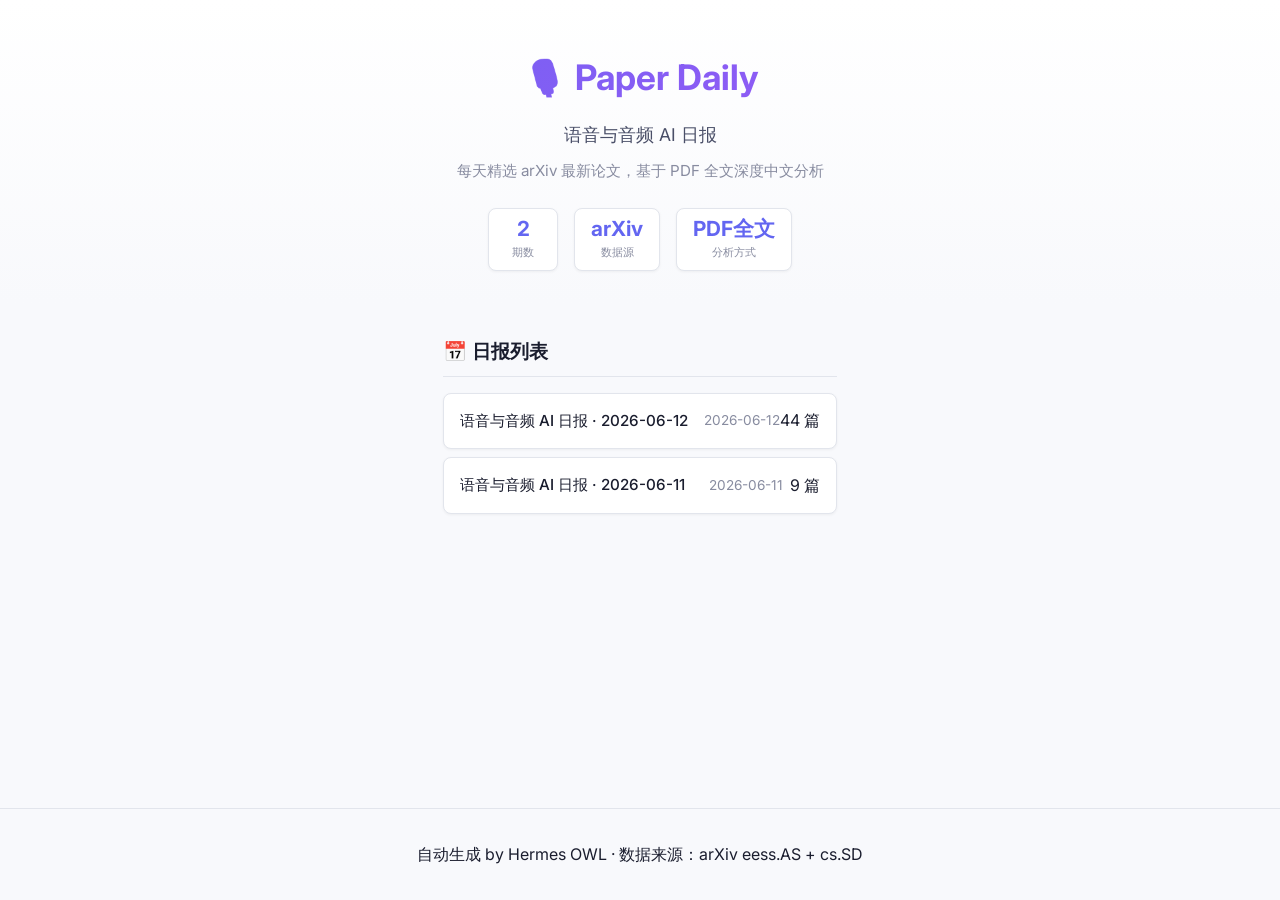
<file: index.html>
<!DOCTYPE html>
<html lang="zh-CN">
<head>
  <meta charset="UTF-8">
  <meta name="viewport" content="width=device-width, initial-scale=1.0, maximum-scale=5.0">
  <meta name="theme-color" content="#0a0a12">
  <title>Paper Daily - 语音与音频 AI 日报</title>
  <link rel="preconnect" href="https://fonts.googleapis.com">
  <link rel="preconnect" href="https://fonts.gstatic.com" crossorigin>
  <link href="https://fonts.googleapis.com/css2?family=Inter:wght@400;500;600;700&family=JetBrains+Mono:wght@400;500&display=swap" rel="stylesheet">
  <link rel="stylesheet" href="assets/css/style.css">
</head>
<body data-theme="dark">
  <div class="index-page">
    <div class="index-hero">
      <h1>🎙️ Paper Daily</h1>
      <p class="index-subtitle">语音与音频 AI 日报</p>
      <p class="index-desc">每天精选 arXiv 最新论文，基于 PDF 全文深度中文分析</p>
      <div class="index-stats">
        <div class="stat-box"><span class="stat-num">2</span><span class="stat-lbl">期数</span></div>
        <div class="stat-box"><span class="stat-num">arXiv</span><span class="stat-lbl">数据源</span></div>
        <div class="stat-box"><span class="stat-num">PDF全文</span><span class="stat-lbl">分析方式</span></div>
      </div>
    </div>
    <div class="index-list">
      <h2 class="index-list-title">📅 日报列表</h2>
      <div class="report-list">
        <a href="daily/2026-06-12/index.html" class="report-row"><span class="report-title">语音与音频 AI 日报 · 2026-06-12</span><span class="report-date">2026-06-12</span><span class="report-count">44 篇</span></a>
        <a href="daily/2026-06-11/index.html" class="report-row"><span class="report-title">语音与音频 AI 日报 · 2026-06-11</span><span class="report-date">2026-06-11</span><span class="report-count">9 篇</span></a>
      </div>
    </div>
    <footer class="site-footer">
      <p>自动生成 by Hermes OWL · 数据来源：arXiv eess.AS + cs.SD</p>
    </footer>
  </div>
  <script src="assets/js/main.js"></script>
</body>
</html>
</file>
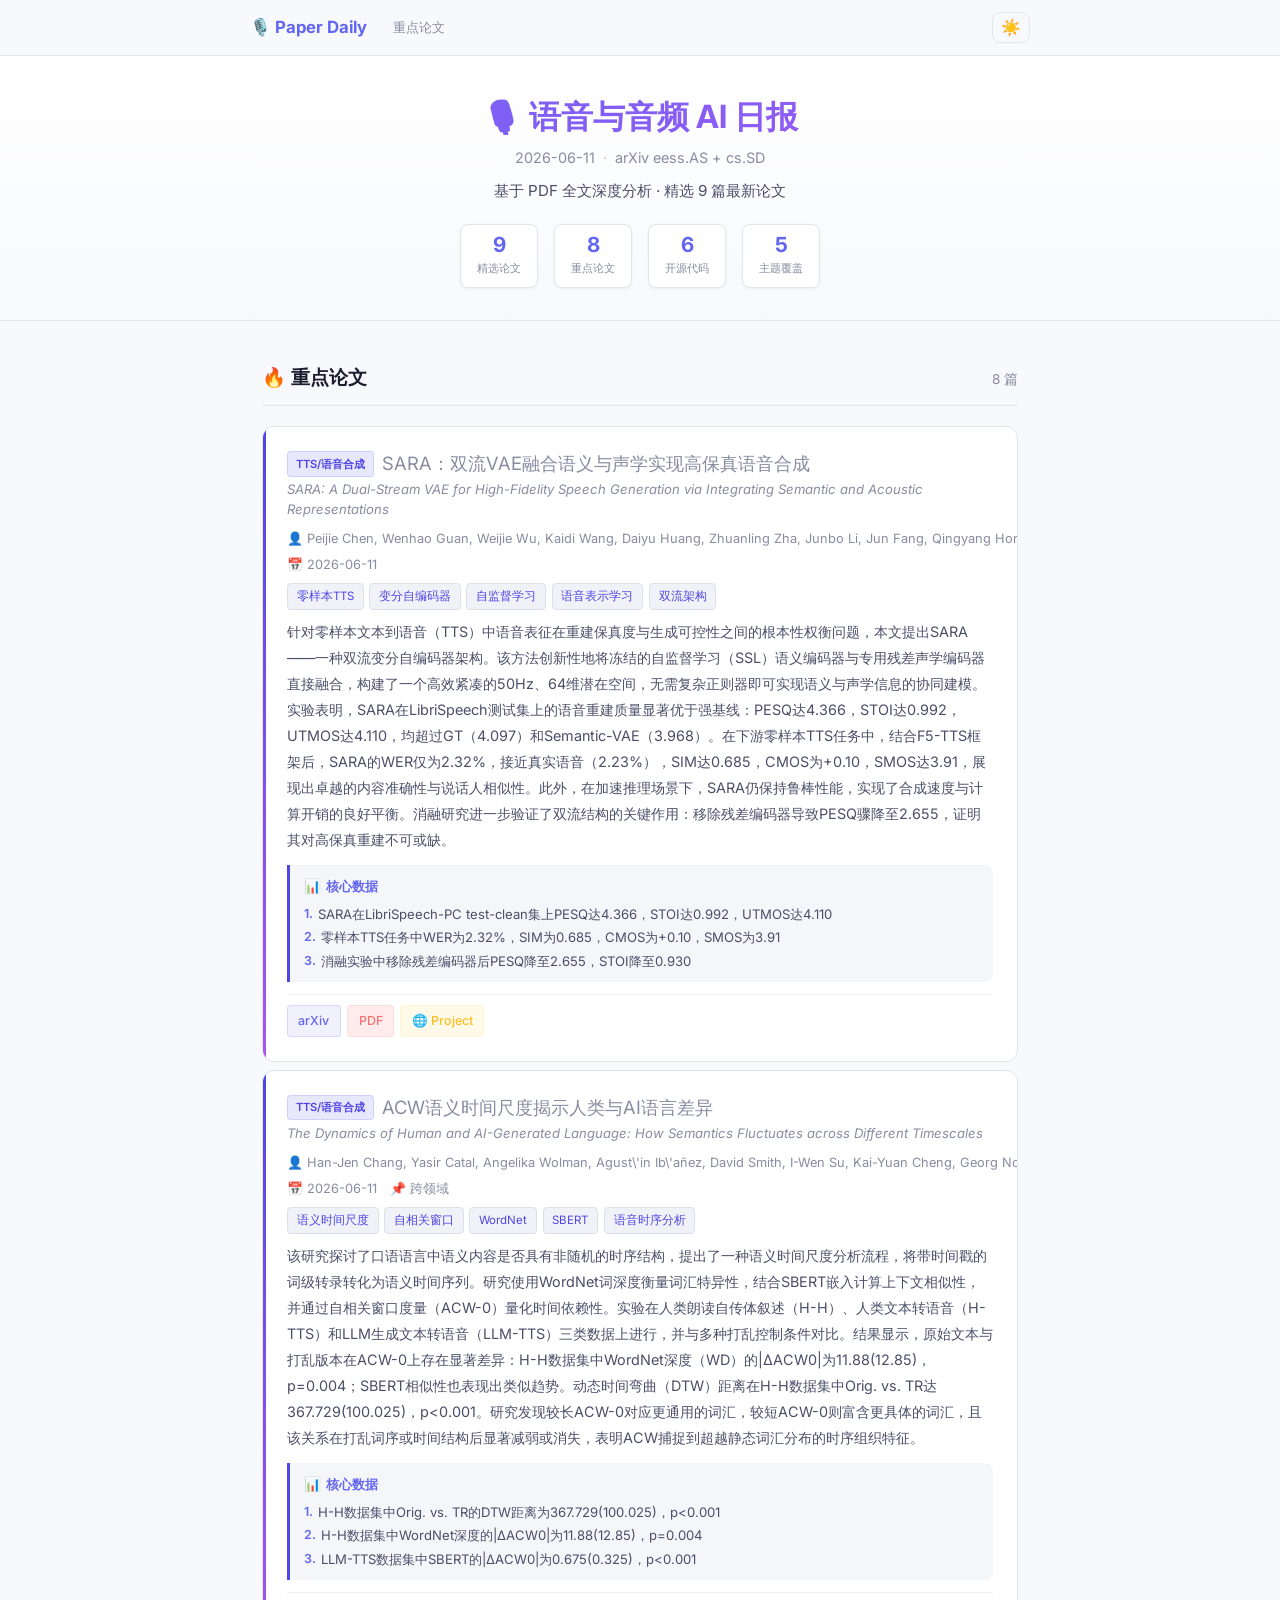
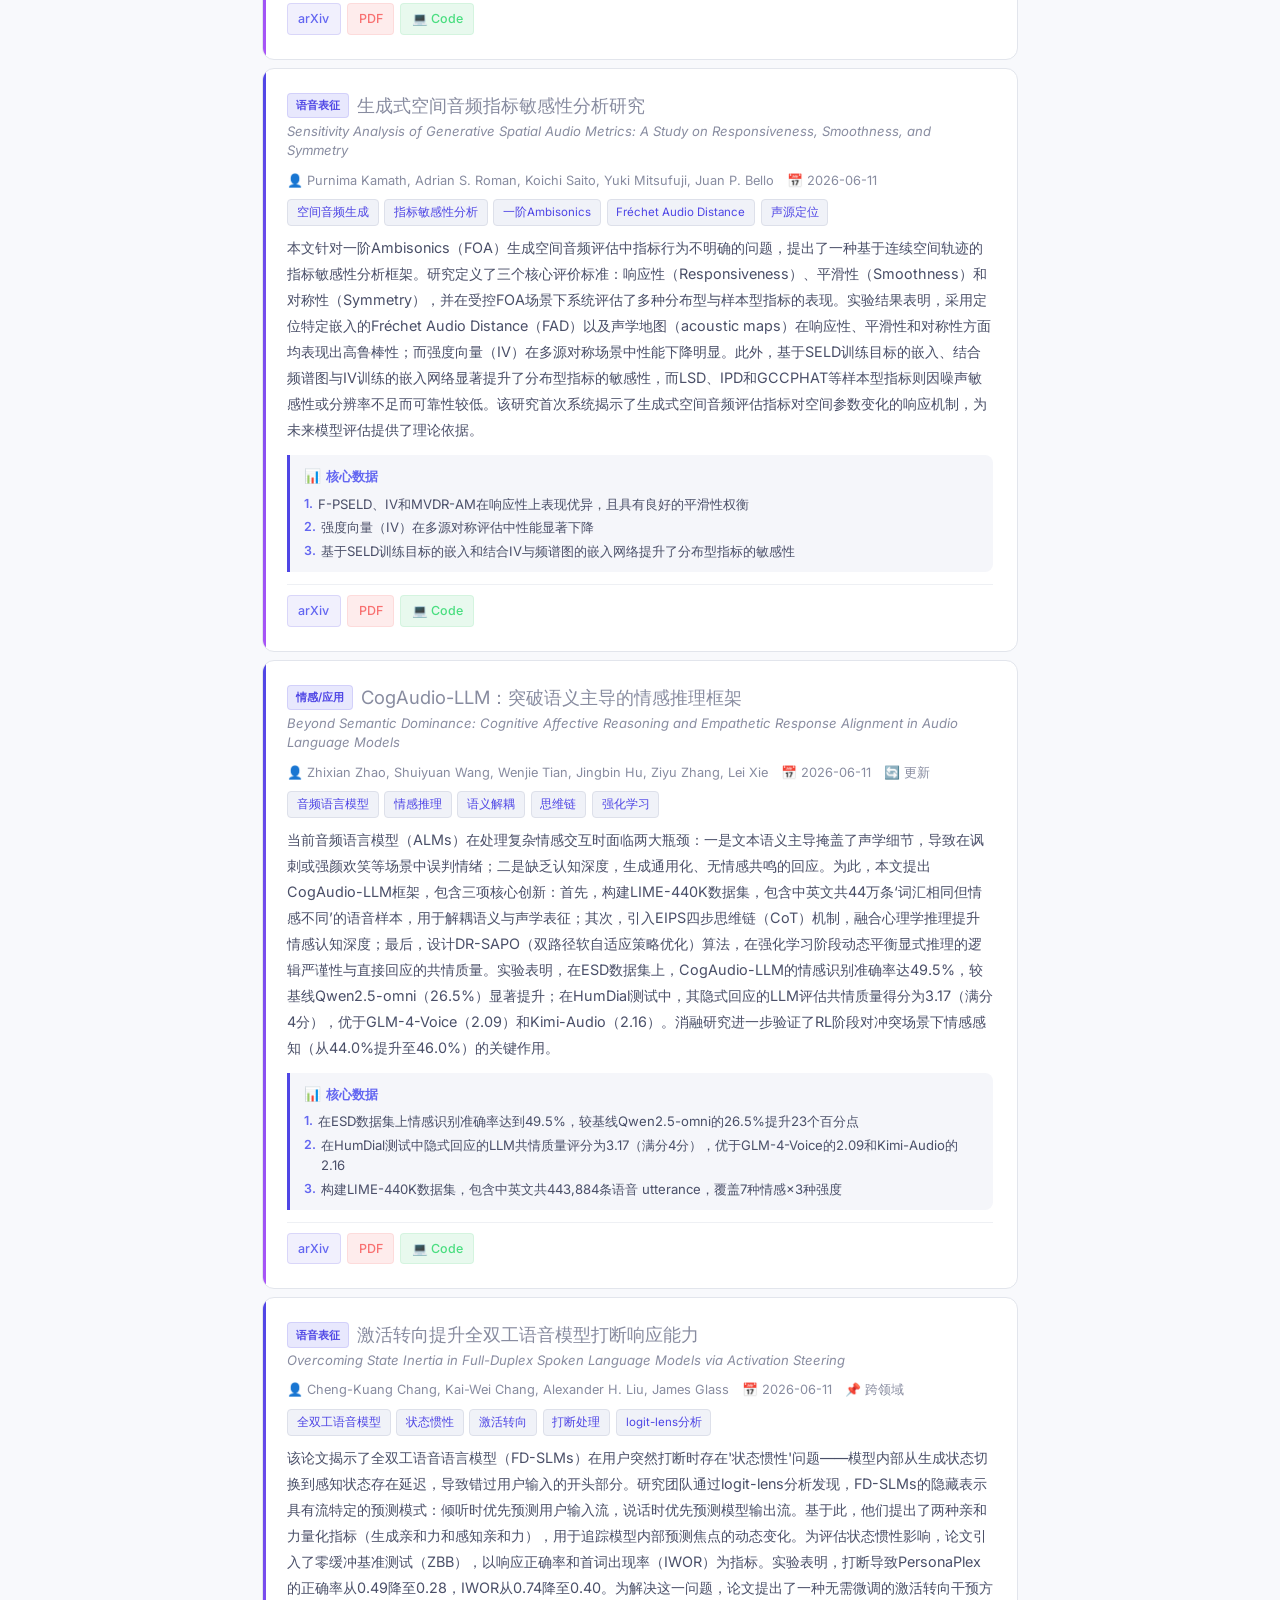
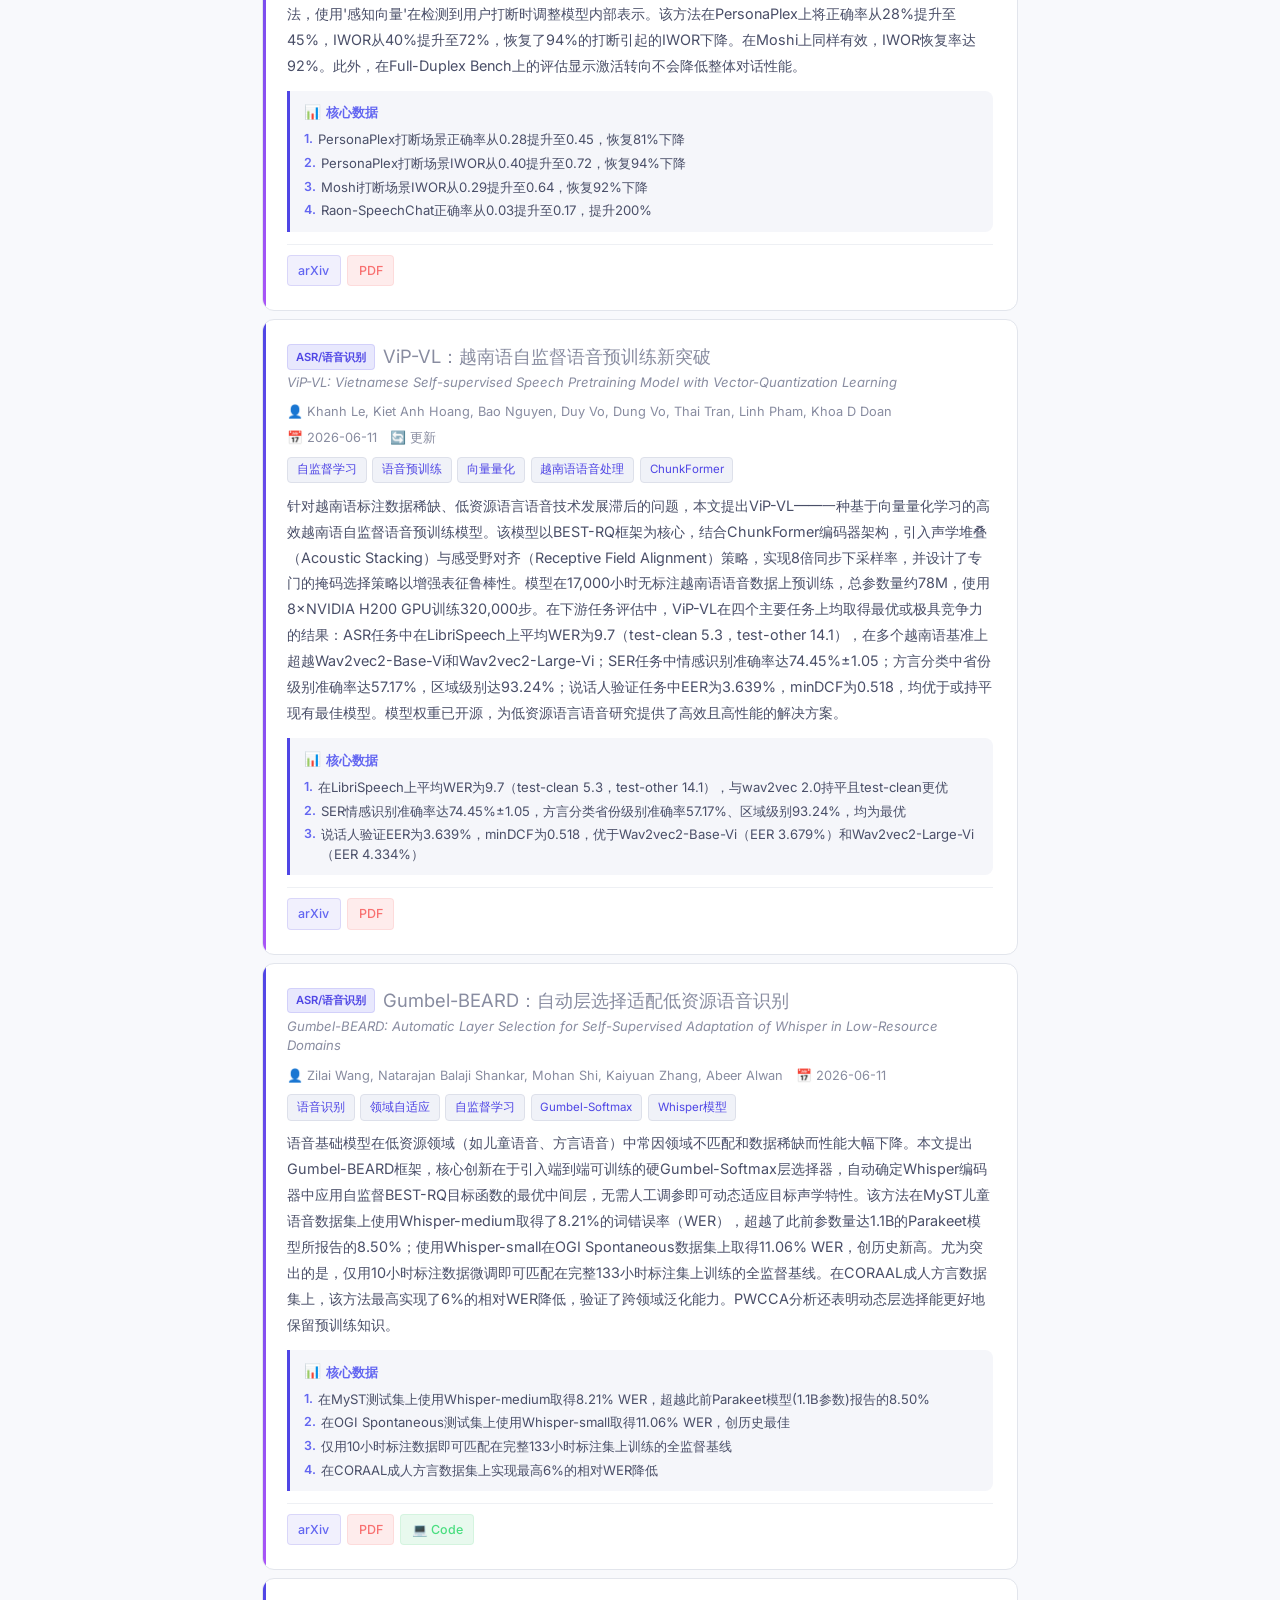
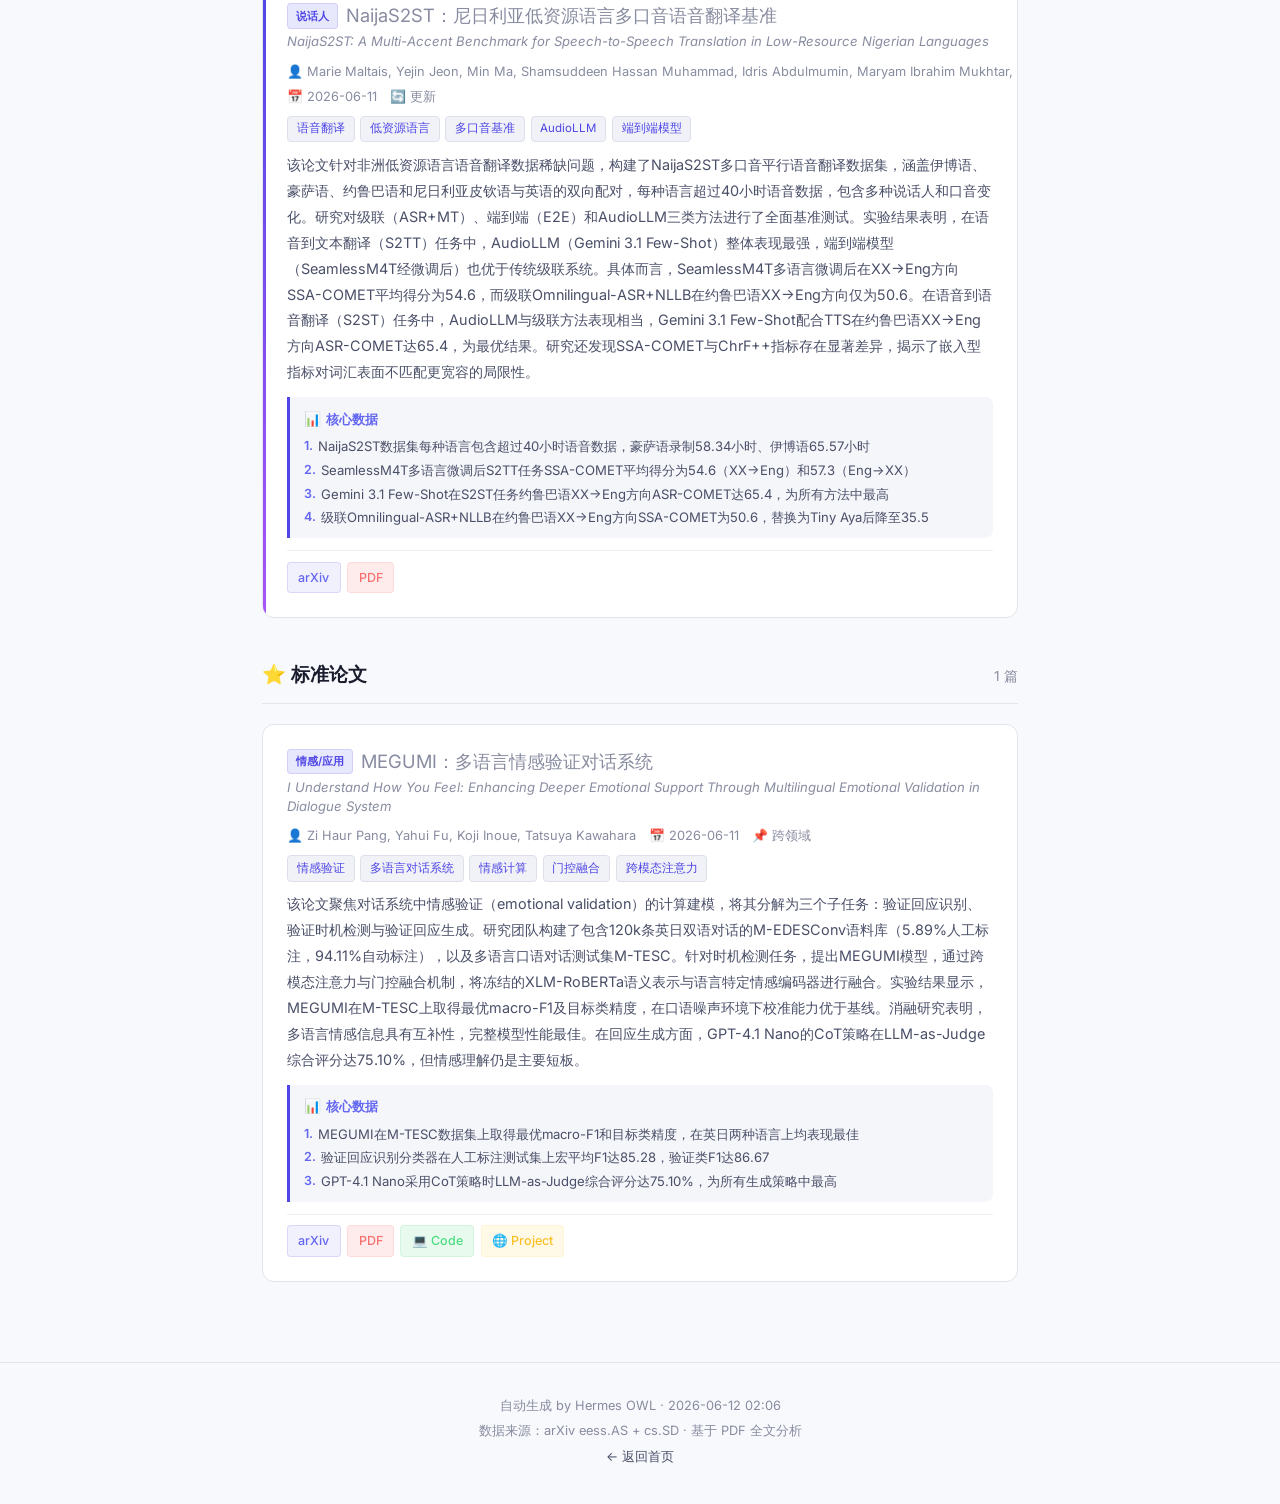
<file: daily/2026-06-11/index.html>
<!DOCTYPE html>
<html lang="zh-CN">
<head>
  <meta charset="UTF-8">
  <meta name="viewport" content="width=device-width, initial-scale=1.0, maximum-scale=5.0">
  <meta name="theme-color" content="#0a0a12">
  <title>语音与音频 AI 日报 · 2026-06-11</title>
  <link rel="preconnect" href="https://fonts.googleapis.com">
  <link rel="preconnect" href="https://fonts.gstatic.com" crossorigin>
  <link href="https://fonts.googleapis.com/css2?family=Inter:wght@400;500;600;700&family=JetBrains+Mono:wght@400;500&display=swap" rel="stylesheet">
  <link rel="stylesheet" href="../../assets/css/style.css">
</head>
<body data-theme="dark">
<nav class="topnav" id="topnav">
  <div class="topnav-inner">
    <a href="../../index.html" class="topnav-brand">🎙️ Paper Daily</a>
    <div class="topnav-links"><a href="#topic-重点论文" class="topnav-link">重点论文</a></div>
    <button class="theme-toggle" id="themeToggle" aria-label="切换主题">🌙</button>
  </div>
</nav>
<header class="hero">
  <div class="hero-content">
    <h1 class="hero-title">🎙️ 语音与音频 AI 日报</h1>
    <div class="hero-meta">
      <span class="hero-date">2026-06-11</span>
      <span class="hero-dot">·</span>
      <span class="hero-source">arXiv eess.AS + cs.SD</span>
    </div>
    <p class="hero-desc">基于 PDF 全文深度分析 · 精选 9 篇最新论文</p>
    <div class="stats-row">
      <div class="stat-box"><span class="stat-num">9</span><span class="stat-lbl">精选论文</span></div>
      <div class="stat-box"><span class="stat-num">8</span><span class="stat-lbl">重点论文</span></div>
      <div class="stat-box"><span class="stat-num">6</span><span class="stat-lbl">开源代码</span></div>
      <div class="stat-box"><span class="stat-num">5</span><span class="stat-lbl">主题覆盖</span></div>
    </div>
  </div>
</header>
<main class="main-content">
  <section class="section" id="topic-重点论文">
    <div class="section-header">
      <h2 class="section-title">🔥 重点论文</h2>
      <span class="section-count">8 篇</span>
    </div>
    <article class="paper-card tier-hot" id="2606.11611">
      <div class="paper-headline"><span class="topic-badge">TTS/语音合成</span><h3 class="headline-text">SARA：双流VAE融合语义与声学实现高保真语音合成</h3></div>
      <div class="paper-title-en">SARA: A Dual-Stream VAE for High-Fidelity Speech Generation via Integrating Semantic and Acoustic Representations</div>
      <div class="paper-meta"><span class="meta-author">👤 Peijie Chen, Wenhao Guan, Weijie Wu, Kaidi Wang, Daiyu Huang, Zhuanling Zha, Junbo Li, Jun Fang, Qingyang Hong, Lin Li</span><span class="meta-date">📅 2026-06-11</span></div>
      <div class="tags-row"><span class="tag">零样本TTS</span><span class="tag">变分自编码器</span><span class="tag">自监督学习</span><span class="tag">语音表示学习</span><span class="tag">双流架构</span></div>
      <div class="paper-overview"><p>针对零样本文本到语音（TTS）中语音表征在重建保真度与生成可控性之间的根本性权衡问题，本文提出SARA——一种双流变分自编码器架构。该方法创新性地将冻结的自监督学习（SSL）语义编码器与专用残差声学编码器直接融合，构建了一个高效紧凑的50Hz、64维潜在空间，无需复杂正则器即可实现语义与声学信息的协同建模。实验表明，SARA在LibriSpeech测试集上的语音重建质量显著优于强基线：PESQ达4.366，STOI达0.992，UTMOS达4.110，均超过GT（4.097）和Semantic-VAE（3.968）。在下游零样本TTS任务中，结合F5-TTS框架后，SARA的WER仅为2.32%，接近真实语音（2.23%），SIM达0.685，CMOS为+0.10，SMOS达3.91，展现出卓越的内容准确性与说话人相似性。此外，在加速推理场景下，SARA仍保持鲁棒性能，实现了合成速度与计算开销的良好平衡。消融研究进一步验证了双流结构的关键作用：移除残差编码器导致PESQ骤降至2.655，证明其对高保真重建不可或缺。</p></div>
      <div class="key-results">  <div class="kr-header"><span class="kr-icon">📊</span><span class="kr-title">核心数据</span></div>  <ul class="kr-list"><li><span class="kr-num">1.</span> SARA在LibriSpeech-PC test-clean集上PESQ达4.366，STOI达0.992，UTMOS达4.110</li><li><span class="kr-num">2.</span> 零样本TTS任务中WER为2.32%，SIM为0.685，CMOS为+0.10，SMOS为3.91</li><li><span class="kr-num">3.</span> 消融实验中移除残差编码器后PESQ降至2.655，STOI降至0.930</li></ul></div>
      <div class="paper-links"><a href="https://arxiv.org/abs/2606.11611" target="_blank" rel="noopener" class="link-btn link-arxiv">arXiv</a><a href="https://arxiv.org/pdf/2606.11611" target="_blank" rel="noopener" class="link-btn link-pdf">PDF</a><a href="https://pppjchen.github.io/SARA." target="_blank" rel="noopener" class="link-btn link-project">🌐 Project</a></div>
    </article>
    <article class="paper-card tier-hot" id="2606.11371">
      <div class="paper-headline"><span class="topic-badge">TTS/语音合成</span><h3 class="headline-text">ACW语义时间尺度揭示人类与AI语言差异</h3></div>
      <div class="paper-title-en">The Dynamics of Human and AI-Generated Language: How Semantics Fluctuates across Different Timescales</div>
      <div class="paper-meta"><span class="meta-author">👤 Han-Jen Chang, Yasir Catal, Angelika Wolman, Agust\&#x27;in Ib\&#x27;añez, David Smith, I-Wen Su, Kai-Yuan Cheng, Georg Northoff</span><span class="meta-date">📅 2026-06-11</span><span class="meta-venue">📌 跨领域</span></div>
      <div class="tags-row"><span class="tag">语义时间尺度</span><span class="tag">自相关窗口</span><span class="tag">WordNet</span><span class="tag">SBERT</span><span class="tag">语音时序分析</span></div>
      <div class="paper-overview"><p>该研究探讨了口语语言中语义内容是否具有非随机的时序结构，提出了一种语义时间尺度分析流程，将带时间戳的词级转录转化为语义时间序列。研究使用WordNet词深度衡量词汇特异性，结合SBERT嵌入计算上下文相似性，并通过自相关窗口度量（ACW-0）量化时间依赖性。实验在人类朗读自传体叙述（H-H）、人类文本转语音（H-TTS）和LLM生成文本转语音（LLM-TTS）三类数据上进行，并与多种打乱控制条件对比。结果显示，原始文本与打乱版本在ACW-0上存在显著差异：H-H数据集中WordNet深度（WD）的|∆ACW0|为11.88(12.85)，p=0.004；SBERT相似性也表现出类似趋势。动态时间弯曲（DTW）距离在H-H数据集中Orig. vs. TR达367.729(100.025)，p&lt;0.001。研究发现较长ACW-0对应更通用的词汇，较短ACW-0则富含更具体的词汇，且该关系在打乱词序或时间结构后显著减弱或消失，表明ACW捕捉到超越静态词汇分布的时序组织特征。</p></div>
      <div class="key-results">  <div class="kr-header"><span class="kr-icon">📊</span><span class="kr-title">核心数据</span></div>  <ul class="kr-list"><li><span class="kr-num">1.</span> H-H数据集中Orig. vs. TR的DTW距离为367.729(100.025)，p&lt;0.001</li><li><span class="kr-num">2.</span> H-H数据集中WordNet深度的|∆ACW0|为11.88(12.85)，p=0.004</li><li><span class="kr-num">3.</span> LLM-TTS数据集中SBERT的|∆ACW0|为0.675(0.325)，p&lt;0.001</li></ul></div>
      <div class="paper-links"><a href="https://arxiv.org/abs/2606.11371" target="_blank" rel="noopener" class="link-btn link-arxiv">arXiv</a><a href="https://arxiv.org/pdf/2606.11371" target="_blank" rel="noopener" class="link-btn link-pdf">PDF</a><a href="https://github.com/wannesm/dtaidistance" target="_blank" rel="noopener" class="link-btn link-code">💻 Code</a></div>
    </article>
    <article class="paper-card tier-hot" id="2606.11581">
      <div class="paper-headline"><span class="topic-badge">语音表征</span><h3 class="headline-text">生成式空间音频指标敏感性分析研究</h3></div>
      <div class="paper-title-en">Sensitivity Analysis of Generative Spatial Audio Metrics: A Study on Responsiveness, Smoothness, and Symmetry</div>
      <div class="paper-meta"><span class="meta-author">👤 Purnima Kamath, Adrian S. Roman, Koichi Saito, Yuki Mitsufuji, Juan P. Bello</span><span class="meta-date">📅 2026-06-11</span></div>
      <div class="tags-row"><span class="tag">空间音频生成</span><span class="tag">指标敏感性分析</span><span class="tag">一阶Ambisonics</span><span class="tag">Fréchet Audio Distance</span><span class="tag">声源定位</span></div>
      <div class="paper-overview"><p>本文针对一阶Ambisonics（FOA）生成空间音频评估中指标行为不明确的问题，提出了一种基于连续空间轨迹的指标敏感性分析框架。研究定义了三个核心评价标准：响应性（Responsiveness）、平滑性（Smoothness）和对称性（Symmetry），并在受控FOA场景下系统评估了多种分布型与样本型指标的表现。实验结果表明，采用定位特定嵌入的Fréchet Audio Distance（FAD）以及声学地图（acoustic maps）在响应性、平滑性和对称性方面均表现出高鲁棒性；而强度向量（IV）在多源对称场景中性能下降明显。此外，基于SELD训练目标的嵌入、结合频谱图与IV训练的嵌入网络显著提升了分布型指标的敏感性，而LSD、IPD和GCCPHAT等样本型指标则因噪声敏感性或分辨率不足而可靠性较低。该研究首次系统揭示了生成式空间音频评估指标对空间参数变化的响应机制，为未来模型评估提供了理论依据。</p></div>
      <div class="key-results">  <div class="kr-header"><span class="kr-icon">📊</span><span class="kr-title">核心数据</span></div>  <ul class="kr-list"><li><span class="kr-num">1.</span> F-PSELD、IV和MVDR-AM在响应性上表现优异，且具有良好的平滑性权衡</li><li><span class="kr-num">2.</span> 强度向量（IV）在多源对称评估中性能显著下降</li><li><span class="kr-num">3.</span> 基于SELD训练目标的嵌入和结合IV与频谱图的嵌入网络提升了分布型指标的敏感性</li></ul></div>
      <div class="paper-links"><a href="https://arxiv.org/abs/2606.11581" target="_blank" rel="noopener" class="link-btn link-arxiv">arXiv</a><a href="https://arxiv.org/pdf/2606.11581" target="_blank" rel="noopener" class="link-btn link-pdf">PDF</a><a href="https://github.com/pkamath2/sa_sensitivity" target="_blank" rel="noopener" class="link-btn link-code">💻 Code</a></div>
    </article>
    <article class="paper-card tier-hot" id="2606.06940">
      <div class="paper-headline"><span class="topic-badge">情感/应用</span><h3 class="headline-text">CogAudio-LLM：突破语义主导的情感推理框架</h3></div>
      <div class="paper-title-en">Beyond Semantic Dominance: Cognitive Affective Reasoning and Empathetic Response Alignment in Audio Language Models</div>
      <div class="paper-meta"><span class="meta-author">👤 Zhixian Zhao, Shuiyuan Wang, Wenjie Tian, Jingbin Hu, Ziyu Zhang, Lei Xie</span><span class="meta-date">📅 2026-06-11</span><span class="meta-venue">🔄 更新</span></div>
      <div class="tags-row"><span class="tag">音频语言模型</span><span class="tag">情感推理</span><span class="tag">语义解耦</span><span class="tag">思维链</span><span class="tag">强化学习</span></div>
      <div class="paper-overview"><p>当前音频语言模型（ALMs）在处理复杂情感交互时面临两大瓶颈：一是文本语义主导掩盖了声学细节，导致在讽刺或强颜欢笑等场景中误判情绪；二是缺乏认知深度，生成通用化、无情感共鸣的回应。为此，本文提出CogAudio-LLM框架，包含三项核心创新：首先，构建LIME-440K数据集，包含中英文共44万条‘词汇相同但情感不同’的语音样本，用于解耦语义与声学表征；其次，引入EIPS四步思维链（CoT）机制，融合心理学推理提升情感认知深度；最后，设计DR-SAPO（双路径软自适应策略优化）算法，在强化学习阶段动态平衡显式推理的逻辑严谨性与直接回应的共情质量。实验表明，在ESD数据集上，CogAudio-LLM的情感识别准确率达49.5%，较基线Qwen2.5-omni（26.5%）显著提升；在HumDial测试中，其隐式回应的LLM评估共情质量得分为3.17（满分4分），优于GLM-4-Voice（2.09）和Kimi-Audio（2.16）。消融研究进一步验证了RL阶段对冲突场景下情感感知（从44.0%提升至46.0%）的关键作用。</p></div>
      <div class="key-results">  <div class="kr-header"><span class="kr-icon">📊</span><span class="kr-title">核心数据</span></div>  <ul class="kr-list"><li><span class="kr-num">1.</span> 在ESD数据集上情感识别准确率达到49.5%，较基线Qwen2.5-omni的26.5%提升23个百分点</li><li><span class="kr-num">2.</span> 在HumDial测试中隐式回应的LLM共情质量评分为3.17（满分4分），优于GLM-4-Voice的2.09和Kimi-Audio的2.16</li><li><span class="kr-num">3.</span> 构建LIME-440K数据集，包含中英文共443,884条语音 utterance，覆盖7种情感×3种强度</li></ul></div>
      <div class="paper-links"><a href="https://arxiv.org/abs/2606.06940" target="_blank" rel="noopener" class="link-btn link-arxiv">arXiv</a><a href="https://arxiv.org/pdf/2606.06940" target="_blank" rel="noopener" class="link-btn link-pdf">PDF</a><a href="https://github.com/zxzhao0/CogAudio-LLM" target="_blank" rel="noopener" class="link-btn link-code">💻 Code</a></div>
    </article>
    <article class="paper-card tier-hot" id="2606.11386">
      <div class="paper-headline"><span class="topic-badge">语音表征</span><h3 class="headline-text">激活转向提升全双工语音模型打断响应能力</h3></div>
      <div class="paper-title-en">Overcoming State Inertia in Full-Duplex Spoken Language Models via Activation Steering</div>
      <div class="paper-meta"><span class="meta-author">👤 Cheng-Kuang Chang, Kai-Wei Chang, Alexander H. Liu, James Glass</span><span class="meta-date">📅 2026-06-11</span><span class="meta-venue">📌 跨领域</span></div>
      <div class="tags-row"><span class="tag">全双工语音模型</span><span class="tag">状态惯性</span><span class="tag">激活转向</span><span class="tag">打断处理</span><span class="tag">logit-lens分析</span></div>
      <div class="paper-overview"><p>该论文揭示了全双工语音语言模型（FD-SLMs）在用户突然打断时存在&#x27;状态惯性&#x27;问题——模型内部从生成状态切换到感知状态存在延迟，导致错过用户输入的开头部分。研究团队通过logit-lens分析发现，FD-SLMs的隐藏表示具有流特定的预测模式：倾听时优先预测用户输入流，说话时优先预测模型输出流。基于此，他们提出了两种亲和力量化指标（生成亲和力和感知亲和力），用于追踪模型内部预测焦点的动态变化。为评估状态惯性影响，论文引入了零缓冲基准测试（ZBB），以响应正确率和首词出现率（IWOR）为指标。实验表明，打断导致PersonaPlex的正确率从0.49降至0.28，IWOR从0.74降至0.40。为解决这一问题，论文提出了一种无需微调的激活转向干预方法，使用&#x27;感知向量&#x27;在检测到用户打断时调整模型内部表示。该方法在PersonaPlex上将正确率从28%提升至45%，IWOR从40%提升至72%，恢复了94%的打断引起的IWOR下降。在Moshi上同样有效，IWOR恢复率达92%。此外，在Full-Duplex Bench上的评估显示激活转向不会降低整体对话性能。</p></div>
      <div class="key-results">  <div class="kr-header"><span class="kr-icon">📊</span><span class="kr-title">核心数据</span></div>  <ul class="kr-list"><li><span class="kr-num">1.</span> PersonaPlex打断场景正确率从0.28提升至0.45，恢复81%下降</li><li><span class="kr-num">2.</span> PersonaPlex打断场景IWOR从0.40提升至0.72，恢复94%下降</li><li><span class="kr-num">3.</span> Moshi打断场景IWOR从0.29提升至0.64，恢复92%下降</li><li><span class="kr-num">4.</span> Raon-SpeechChat正确率从0.03提升至0.17，提升200%</li></ul></div>
      <div class="paper-links"><a href="https://arxiv.org/abs/2606.11386" target="_blank" rel="noopener" class="link-btn link-arxiv">arXiv</a><a href="https://arxiv.org/pdf/2606.11386" target="_blank" rel="noopener" class="link-btn link-pdf">PDF</a></div>
    </article>
    <article class="paper-card tier-hot" id="2606.10360">
      <div class="paper-headline"><span class="topic-badge">ASR/语音识别</span><h3 class="headline-text">ViP-VL：越南语自监督语音预训练新突破</h3></div>
      <div class="paper-title-en">ViP-VL: Vietnamese Self-supervised Speech Pretraining Model with Vector-Quantization Learning</div>
      <div class="paper-meta"><span class="meta-author">👤 Khanh Le, Kiet Anh Hoang, Bao Nguyen, Duy Vo, Dung Vo, Thai Tran, Linh Pham, Khoa D Doan</span><span class="meta-date">📅 2026-06-11</span><span class="meta-venue">🔄 更新</span></div>
      <div class="tags-row"><span class="tag">自监督学习</span><span class="tag">语音预训练</span><span class="tag">向量量化</span><span class="tag">越南语语音处理</span><span class="tag">ChunkFormer</span></div>
      <div class="paper-overview"><p>针对越南语标注数据稀缺、低资源语言语音技术发展滞后的问题，本文提出ViP-VL——一种基于向量量化学习的高效越南语自监督语音预训练模型。该模型以BEST-RQ框架为核心，结合ChunkFormer编码器架构，引入声学堆叠（Acoustic Stacking）与感受野对齐（Receptive Field Alignment）策略，实现8倍同步下采样率，并设计了专门的掩码选择策略以增强表征鲁棒性。模型在17,000小时无标注越南语语音数据上预训练，总参数量约78M，使用8×NVIDIA H200 GPU训练320,000步。在下游任务评估中，ViP-VL在四个主要任务上均取得最优或极具竞争力的结果：ASR任务中在LibriSpeech上平均WER为9.7（test-clean 5.3，test-other 14.1），在多个越南语基准上超越Wav2vec2-Base-Vi和Wav2vec2-Large-Vi；SER任务中情感识别准确率达74.45%±1.05；方言分类中省份级别准确率达57.17%，区域级别达93.24%；说话人验证任务中EER为3.639%，minDCF为0.518，均优于或持平现有最佳模型。模型权重已开源，为低资源语言语音研究提供了高效且高性能的解决方案。</p></div>
      <div class="key-results">  <div class="kr-header"><span class="kr-icon">📊</span><span class="kr-title">核心数据</span></div>  <ul class="kr-list"><li><span class="kr-num">1.</span> 在LibriSpeech上平均WER为9.7（test-clean 5.3，test-other 14.1），与wav2vec 2.0持平且test-clean更优</li><li><span class="kr-num">2.</span> SER情感识别准确率达74.45%±1.05，方言分类省份级别准确率57.17%、区域级别93.24%，均为最优</li><li><span class="kr-num">3.</span> 说话人验证EER为3.639%，minDCF为0.518，优于Wav2vec2-Base-Vi（EER 3.679%）和Wav2vec2-Large-Vi（EER 4.334%）</li></ul></div>
      <div class="paper-links"><a href="https://arxiv.org/abs/2606.10360" target="_blank" rel="noopener" class="link-btn link-arxiv">arXiv</a><a href="https://arxiv.org/pdf/2606.10360" target="_blank" rel="noopener" class="link-btn link-pdf">PDF</a></div>
    </article>
    <article class="paper-card tier-hot" id="2606.11429">
      <div class="paper-headline"><span class="topic-badge">ASR/语音识别</span><h3 class="headline-text">Gumbel-BEARD：自动层选择适配低资源语音识别</h3></div>
      <div class="paper-title-en">Gumbel-BEARD: Automatic Layer Selection for Self-Supervised Adaptation of Whisper in Low-Resource Domains</div>
      <div class="paper-meta"><span class="meta-author">👤 Zilai Wang, Natarajan Balaji Shankar, Mohan Shi, Kaiyuan Zhang, Abeer Alwan</span><span class="meta-date">📅 2026-06-11</span></div>
      <div class="tags-row"><span class="tag">语音识别</span><span class="tag">领域自适应</span><span class="tag">自监督学习</span><span class="tag">Gumbel-Softmax</span><span class="tag">Whisper模型</span></div>
      <div class="paper-overview"><p>语音基础模型在低资源领域（如儿童语音、方言语音）中常因领域不匹配和数据稀缺而性能大幅下降。本文提出Gumbel-BEARD框架，核心创新在于引入端到端可训练的硬Gumbel-Softmax层选择器，自动确定Whisper编码器中应用自监督BEST-RQ目标函数的最优中间层，无需人工调参即可动态适应目标声学特性。该方法在MyST儿童语音数据集上使用Whisper-medium取得了8.21%的词错误率（WER），超越了此前参数量达1.1B的Parakeet模型所报告的8.50%；使用Whisper-small在OGI Spontaneous数据集上取得11.06% WER，创历史新高。尤为突出的是，仅用10小时标注数据微调即可匹配在完整133小时标注集上训练的全监督基线。在CORAAL成人方言数据集上，该方法最高实现了6%的相对WER降低，验证了跨领域泛化能力。PWCCA分析还表明动态层选择能更好地保留预训练知识。</p></div>
      <div class="key-results">  <div class="kr-header"><span class="kr-icon">📊</span><span class="kr-title">核心数据</span></div>  <ul class="kr-list"><li><span class="kr-num">1.</span> 在MyST测试集上使用Whisper-medium取得8.21% WER，超越此前Parakeet模型(1.1B参数)报告的8.50%</li><li><span class="kr-num">2.</span> 在OGI Spontaneous测试集上使用Whisper-small取得11.06% WER，创历史最佳</li><li><span class="kr-num">3.</span> 仅用10小时标注数据即可匹配在完整133小时标注集上训练的全监督基线</li><li><span class="kr-num">4.</span> 在CORAAL成人方言数据集上实现最高6%的相对WER降低</li></ul></div>
      <div class="paper-links"><a href="https://arxiv.org/abs/2606.11429" target="_blank" rel="noopener" class="link-btn link-arxiv">arXiv</a><a href="https://arxiv.org/pdf/2606.11429" target="_blank" rel="noopener" class="link-btn link-pdf">PDF</a><a href="https://github.com/Zilai-WANG/Gumbel_Beard" target="_blank" rel="noopener" class="link-btn link-code">💻 Code</a></div>
    </article>
    <article class="paper-card tier-hot" id="2604.16287">
      <div class="paper-headline"><span class="topic-badge">说话人</span><h3 class="headline-text">NaijaS2ST：尼日利亚低资源语言多口音语音翻译基准</h3></div>
      <div class="paper-title-en">NaijaS2ST: A Multi-Accent Benchmark for Speech-to-Speech Translation in Low-Resource Nigerian Languages</div>
      <div class="paper-meta"><span class="meta-author">👤 Marie Maltais, Yejin Jeon, Min Ma, Shamsuddeen Hassan Muhammad, Idris Abdulmumin, Maryam Ibrahim Mukhtar, Daud Abolade, Joel Okepefi, Johnson Sewedo, David Ifeoluwa Adelani</span><span class="meta-date">📅 2026-06-11</span><span class="meta-venue">🔄 更新</span></div>
      <div class="tags-row"><span class="tag">语音翻译</span><span class="tag">低资源语言</span><span class="tag">多口音基准</span><span class="tag">AudioLLM</span><span class="tag">端到端模型</span></div>
      <div class="paper-overview"><p>该论文针对非洲低资源语言语音翻译数据稀缺问题，构建了NaijaS2ST多口音平行语音翻译数据集，涵盖伊博语、豪萨语、约鲁巴语和尼日利亚皮钦语与英语的双向配对，每种语言超过40小时语音数据，包含多种说话人和口音变化。研究对级联（ASR+MT）、端到端（E2E）和AudioLLM三类方法进行了全面基准测试。实验结果表明，在语音到文本翻译（S2TT）任务中，AudioLLM（Gemini 3.1 Few-Shot）整体表现最强，端到端模型（SeamlessM4T经微调后）也优于传统级联系统。具体而言，SeamlessM4T多语言微调后在XX→Eng方向SSA-COMET平均得分为54.6，而级联Omnilingual-ASR+NLLB在约鲁巴语XX→Eng方向仅为50.6。在语音到语音翻译（S2ST）任务中，AudioLLM与级联方法表现相当，Gemini 3.1 Few-Shot配合TTS在约鲁巴语XX→Eng方向ASR-COMET达65.4，为最优结果。研究还发现SSA-COMET与ChrF++指标存在显著差异，揭示了嵌入型指标对词汇表面不匹配更宽容的局限性。</p></div>
      <div class="key-results">  <div class="kr-header"><span class="kr-icon">📊</span><span class="kr-title">核心数据</span></div>  <ul class="kr-list"><li><span class="kr-num">1.</span> NaijaS2ST数据集每种语言包含超过40小时语音数据，豪萨语录制58.34小时、伊博语65.57小时</li><li><span class="kr-num">2.</span> SeamlessM4T多语言微调后S2TT任务SSA-COMET平均得分为54.6（XX→Eng）和57.3（Eng→XX）</li><li><span class="kr-num">3.</span> Gemini 3.1 Few-Shot在S2ST任务约鲁巴语XX→Eng方向ASR-COMET达65.4，为所有方法中最高</li><li><span class="kr-num">4.</span> 级联Omnilingual-ASR+NLLB在约鲁巴语XX→Eng方向SSA-COMET为50.6，替换为Tiny Aya后降至35.5</li></ul></div>
      <div class="paper-links"><a href="https://arxiv.org/abs/2604.16287" target="_blank" rel="noopener" class="link-btn link-arxiv">arXiv</a><a href="https://arxiv.org/pdf/2604.16287" target="_blank" rel="noopener" class="link-btn link-pdf">PDF</a></div>
    </article>
  </section>
  <section class="section" id="topic-标准论文">
    <div class="section-header">
      <h2 class="section-title">⭐ 标准论文</h2>
      <span class="section-count">1 篇</span>
    </div>
    <article class="paper-card tier-standard" id="2606.11875">
      <div class="paper-headline"><span class="topic-badge">情感/应用</span><h3 class="headline-text">MEGUMI：多语言情感验证对话系统</h3></div>
      <div class="paper-title-en">I Understand How You Feel: Enhancing Deeper Emotional Support Through Multilingual Emotional Validation in Dialogue System</div>
      <div class="paper-meta"><span class="meta-author">👤 Zi Haur Pang, Yahui Fu, Koji Inoue, Tatsuya Kawahara</span><span class="meta-date">📅 2026-06-11</span><span class="meta-venue">📌 跨领域</span></div>
      <div class="tags-row"><span class="tag">情感验证</span><span class="tag">多语言对话系统</span><span class="tag">情感计算</span><span class="tag">门控融合</span><span class="tag">跨模态注意力</span></div>
      <div class="paper-overview"><p>该论文聚焦对话系统中情感验证（emotional validation）的计算建模，将其分解为三个子任务：验证回应识别、验证时机检测与验证回应生成。研究团队构建了包含120k条英日双语对话的M-EDESConv语料库（5.89%人工标注，94.11%自动标注），以及多语言口语对话测试集M-TESC。针对时机检测任务，提出MEGUMI模型，通过跨模态注意力与门控融合机制，将冻结的XLM-RoBERTa语义表示与语言特定情感编码器进行融合。实验结果显示，MEGUMI在M-TESC上取得最优macro-F1及目标类精度，在口语噪声环境下校准能力优于基线。消融研究表明，多语言情感信息具有互补性，完整模型性能最佳。在回应生成方面，GPT-4.1 Nano的CoT策略在LLM-as-Judge综合评分达75.10%，但情感理解仍是主要短板。</p></div>
      <div class="key-results">  <div class="kr-header"><span class="kr-icon">📊</span><span class="kr-title">核心数据</span></div>  <ul class="kr-list"><li><span class="kr-num">1.</span> MEGUMI在M-TESC数据集上取得最优macro-F1和目标类精度，在英日两种语言上均表现最佳</li><li><span class="kr-num">2.</span> 验证回应识别分类器在人工标注测试集上宏平均F1达85.28，验证类F1达86.67</li><li><span class="kr-num">3.</span> GPT-4.1 Nano采用CoT策略时LLM-as-Judge综合评分达75.10%，为所有生成策略中最高</li></ul></div>
      <div class="paper-links"><a href="https://arxiv.org/abs/2606.11875" target="_blank" rel="noopener" class="link-btn link-arxiv">arXiv</a><a href="https://arxiv.org/pdf/2606.11875" target="_blank" rel="noopener" class="link-btn link-pdf">PDF</a><a href="https://github.com/zihaurpang" target="_blank" rel="noopener" class="link-btn link-code">💻 Code</a><a href="https://taku910.github.io/mecab" target="_blank" rel="noopener" class="link-btn link-project">🌐 Project</a></div>
    </article>
  </section>
</main>
<footer class="site-footer">
  <div class="footer-content">
    <p>自动生成 by Hermes OWL · 2026-06-12 02:06</p>
    <p>数据来源：arXiv eess.AS + cs.SD · 基于 PDF 全文分析</p>
    <p><a href="../../index.html" class="footer-link">← 返回首页</a></p>
  </div>
</footer>
<button class="scroll-top" id="scrollTop" aria-label="回到顶部">↑</button>
<script src="../../assets/js/main.js"></script>
</body>
</html>
</file>
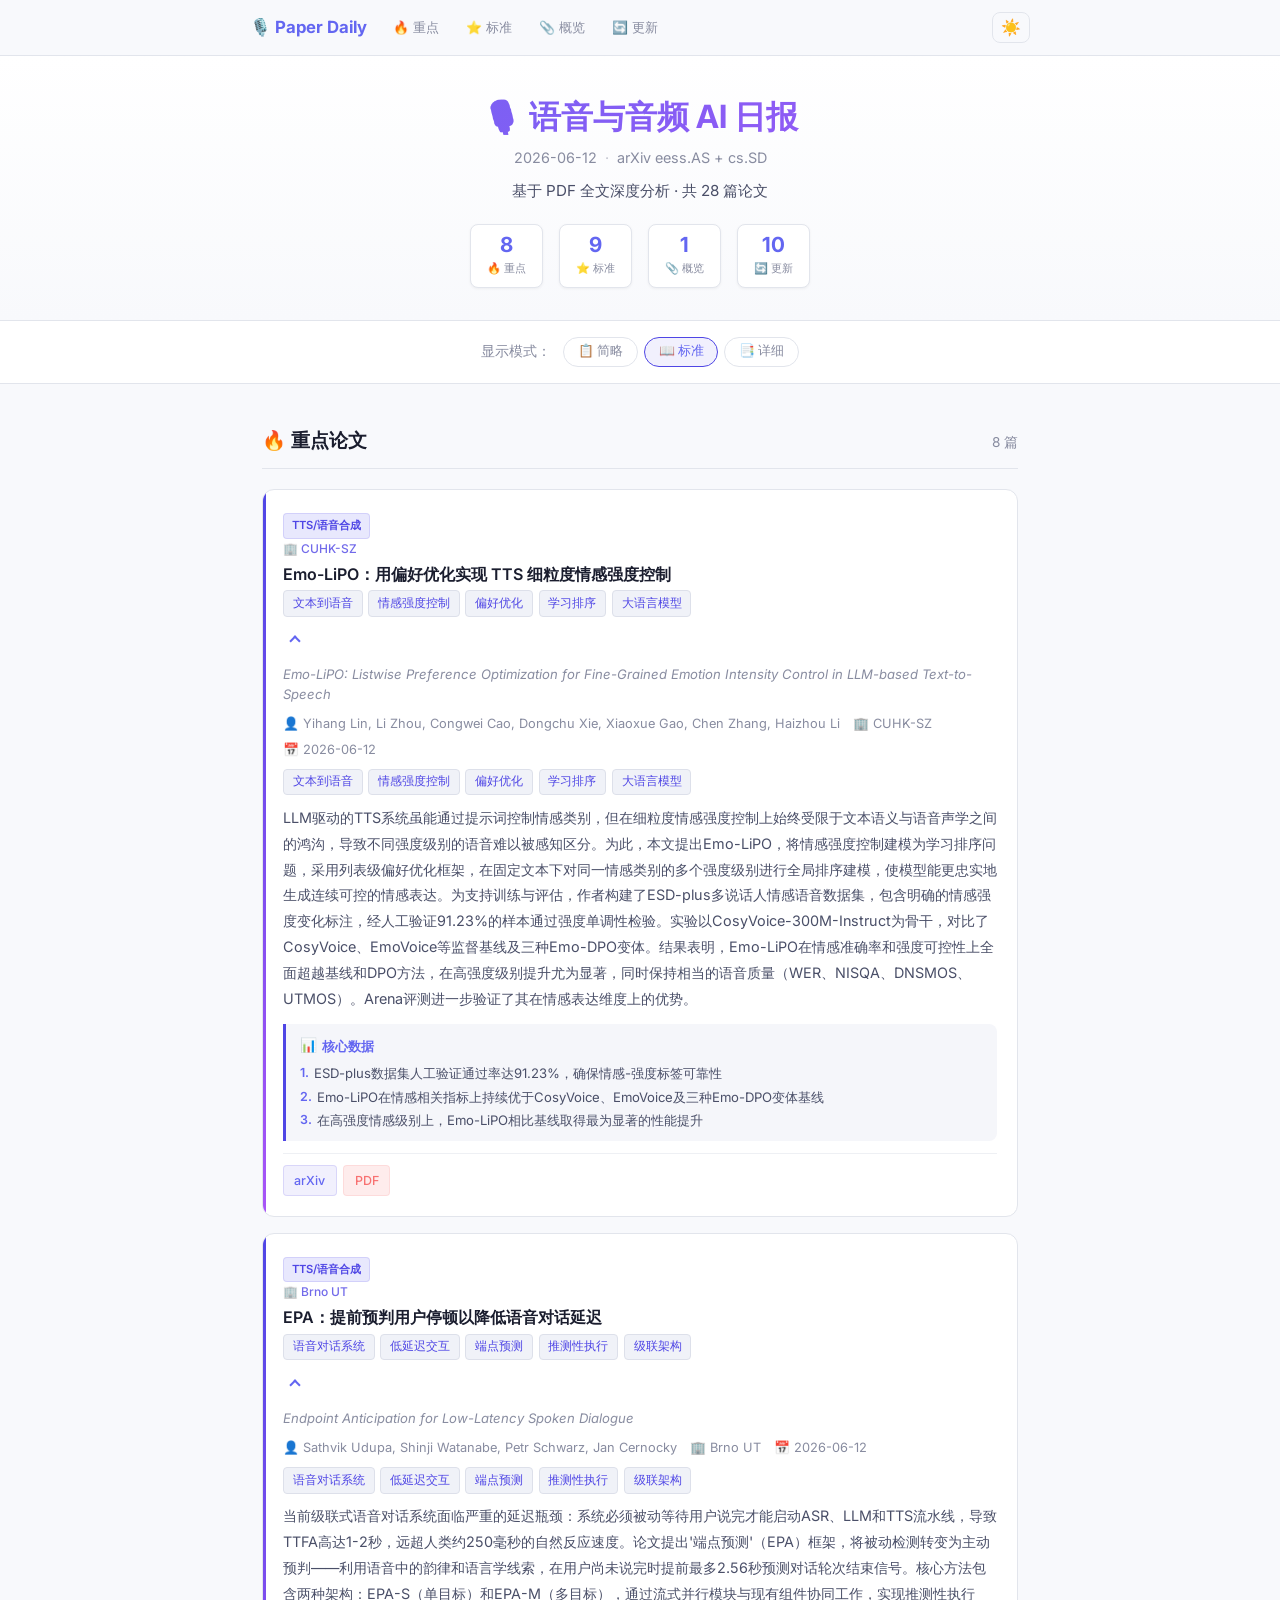
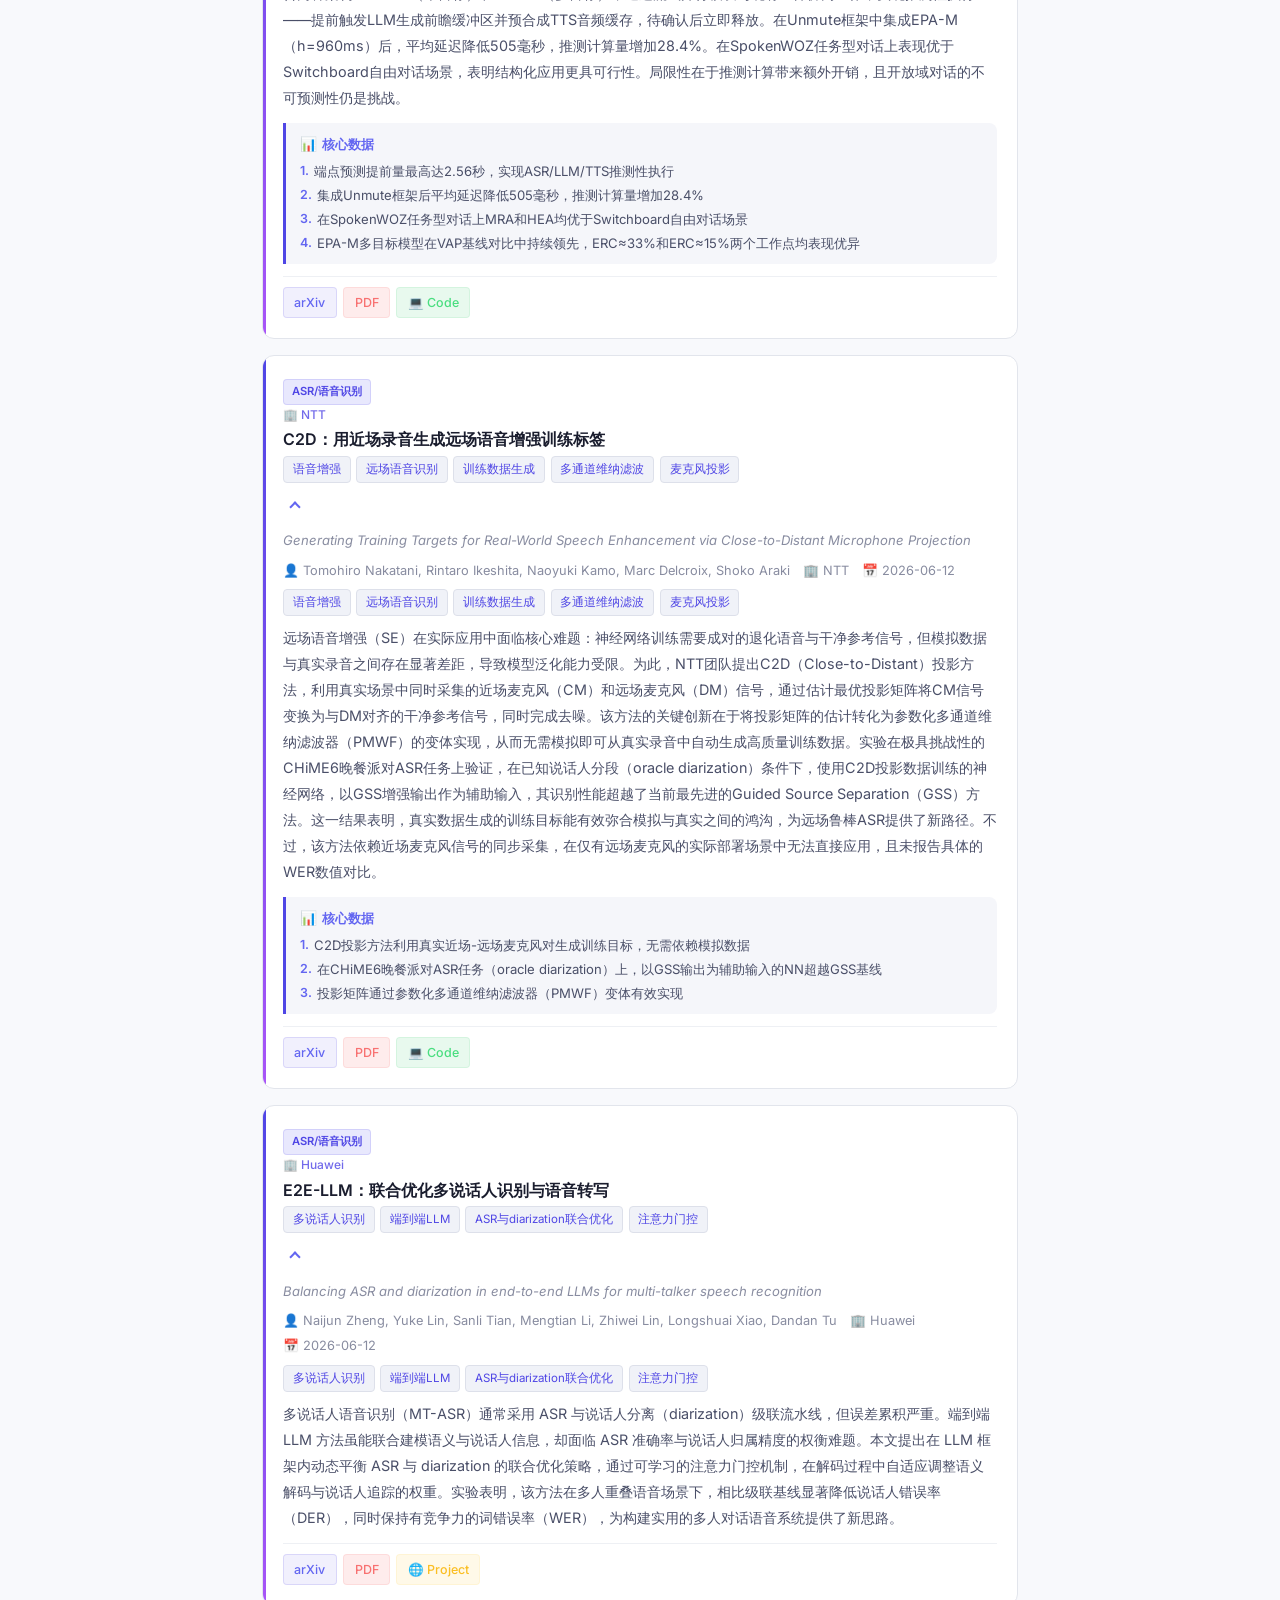
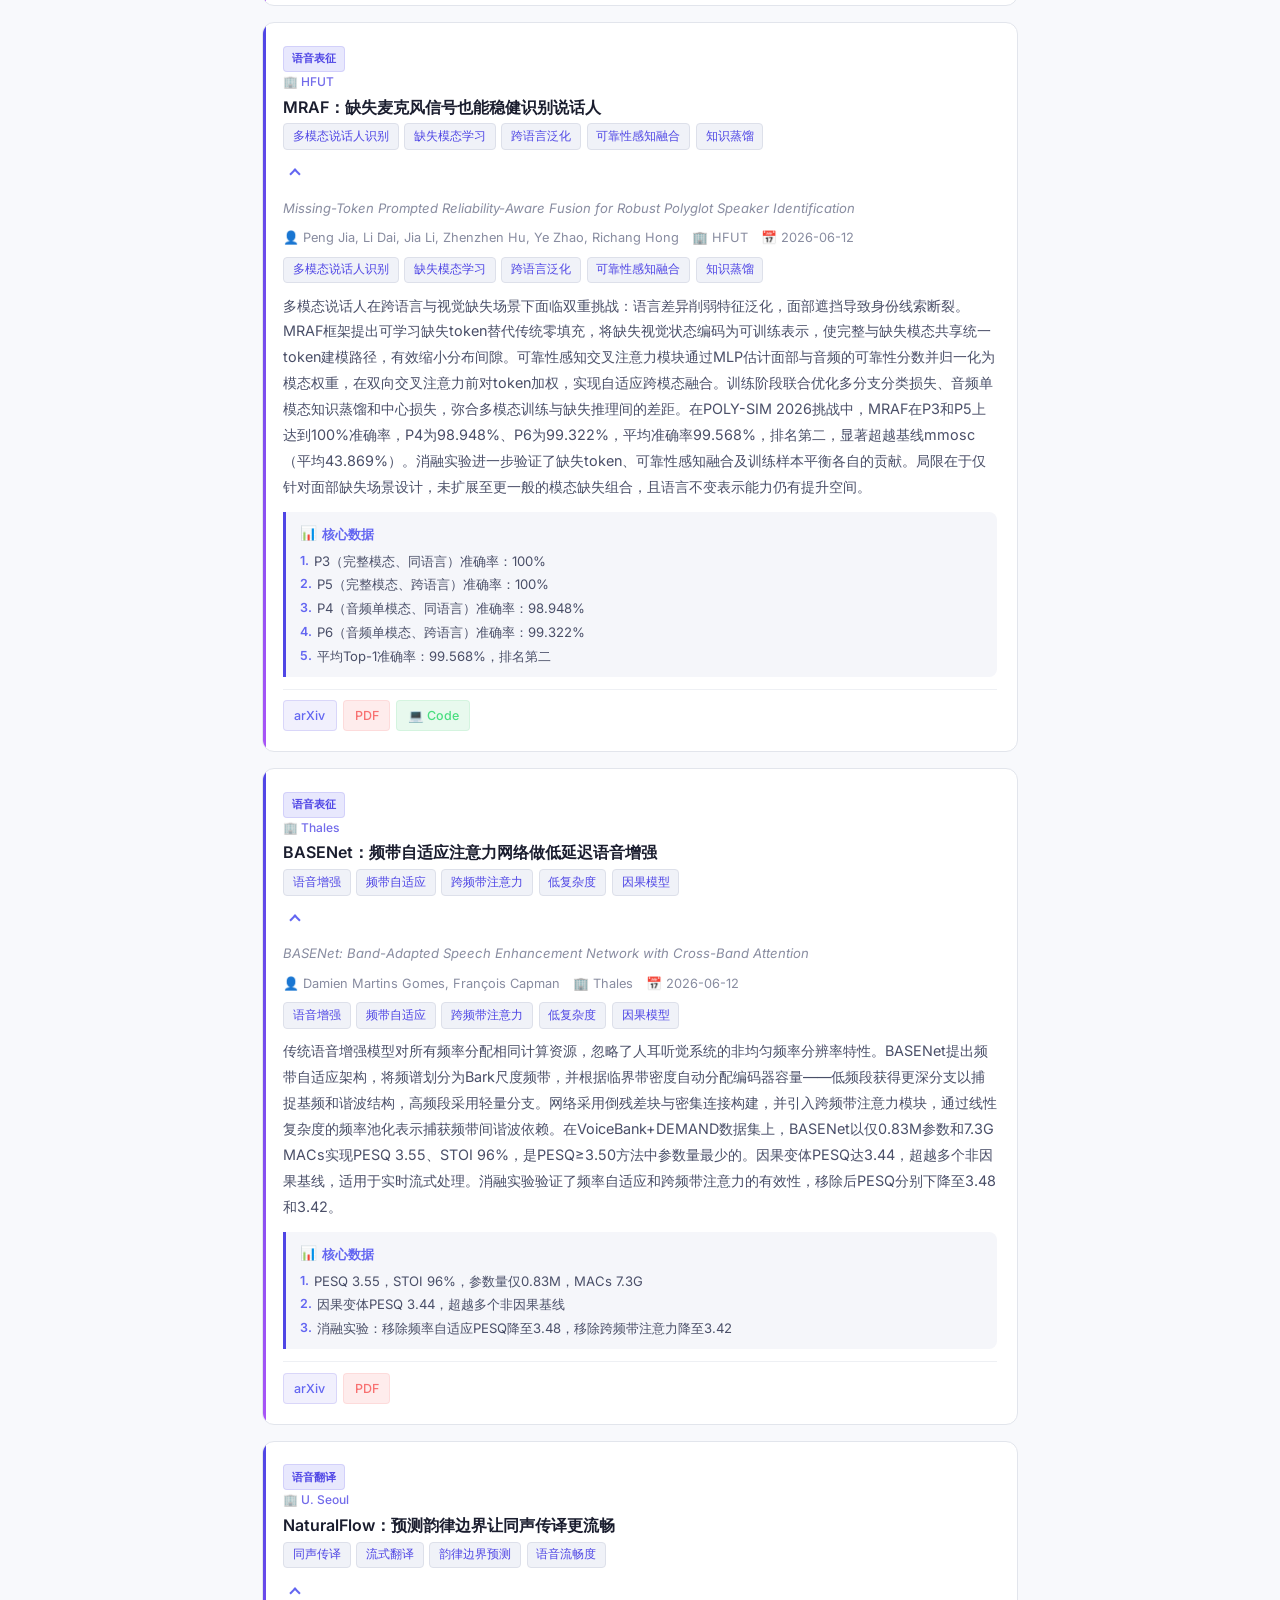
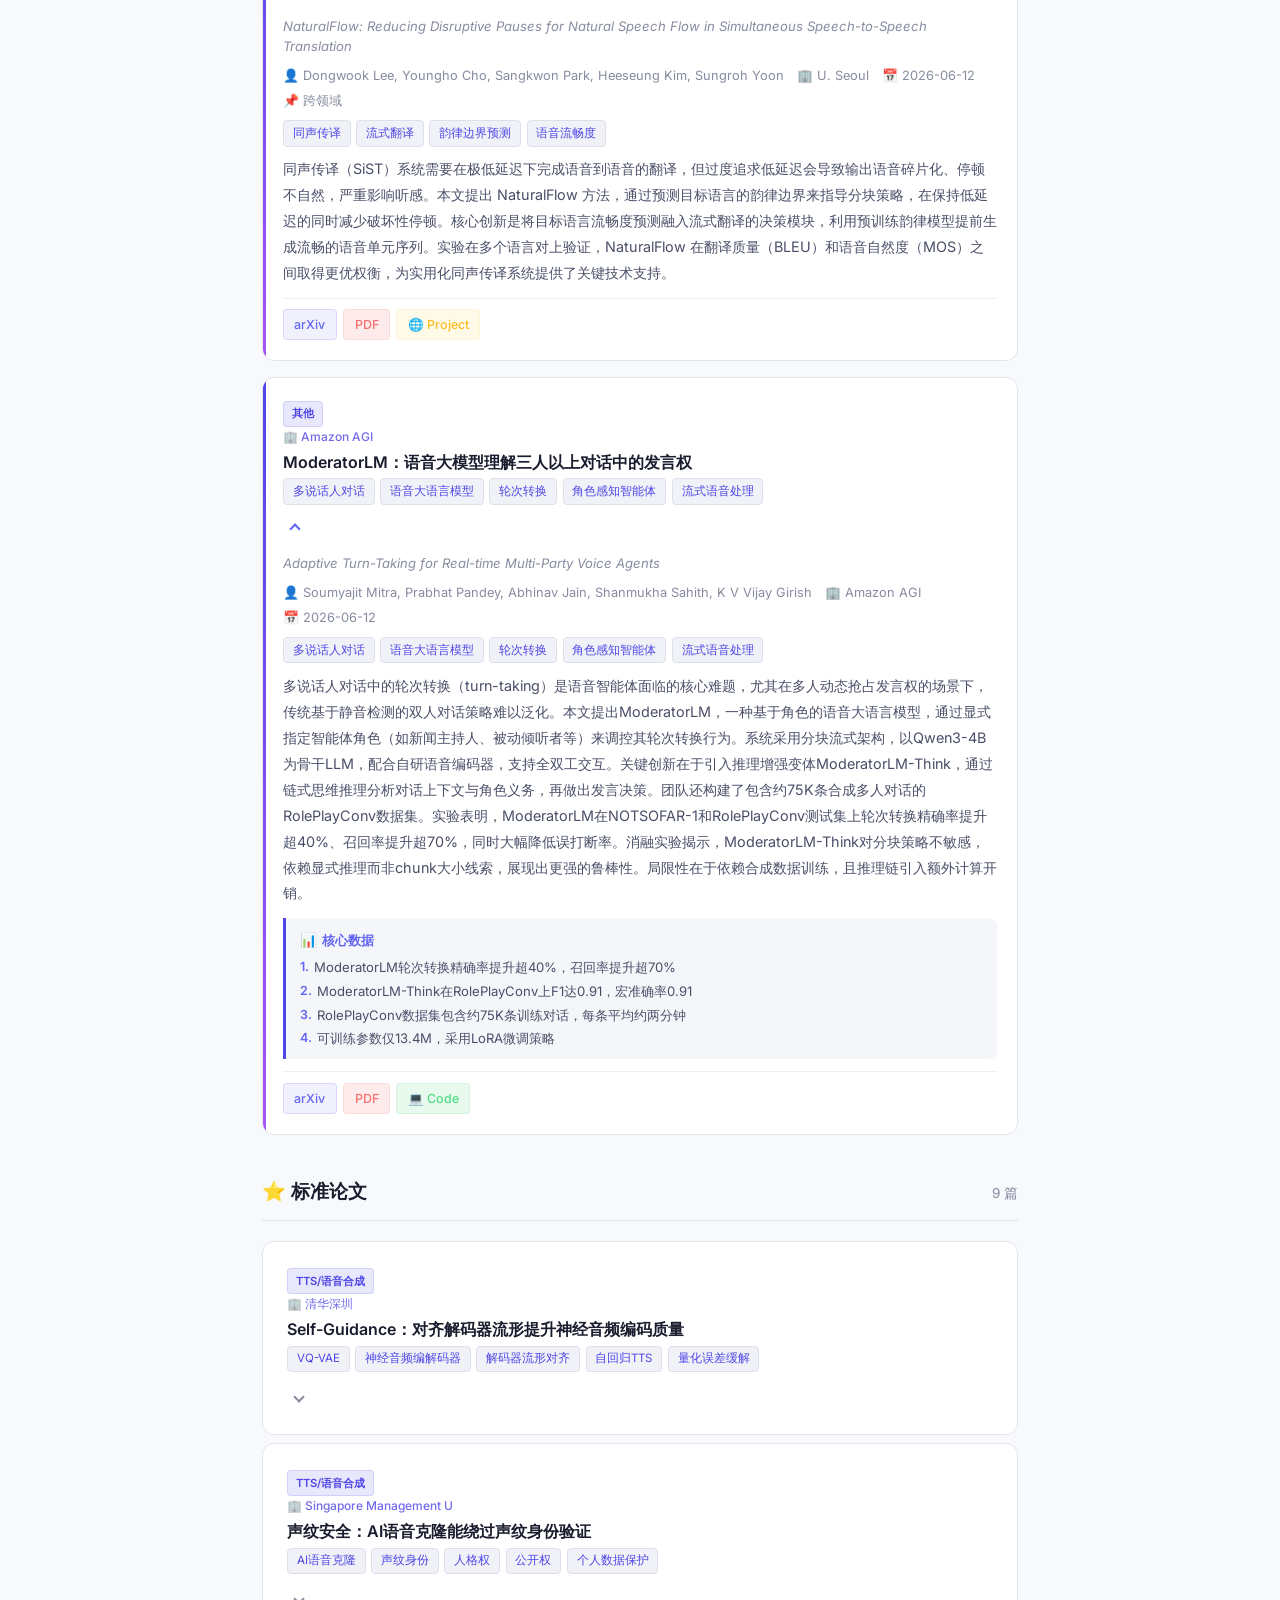
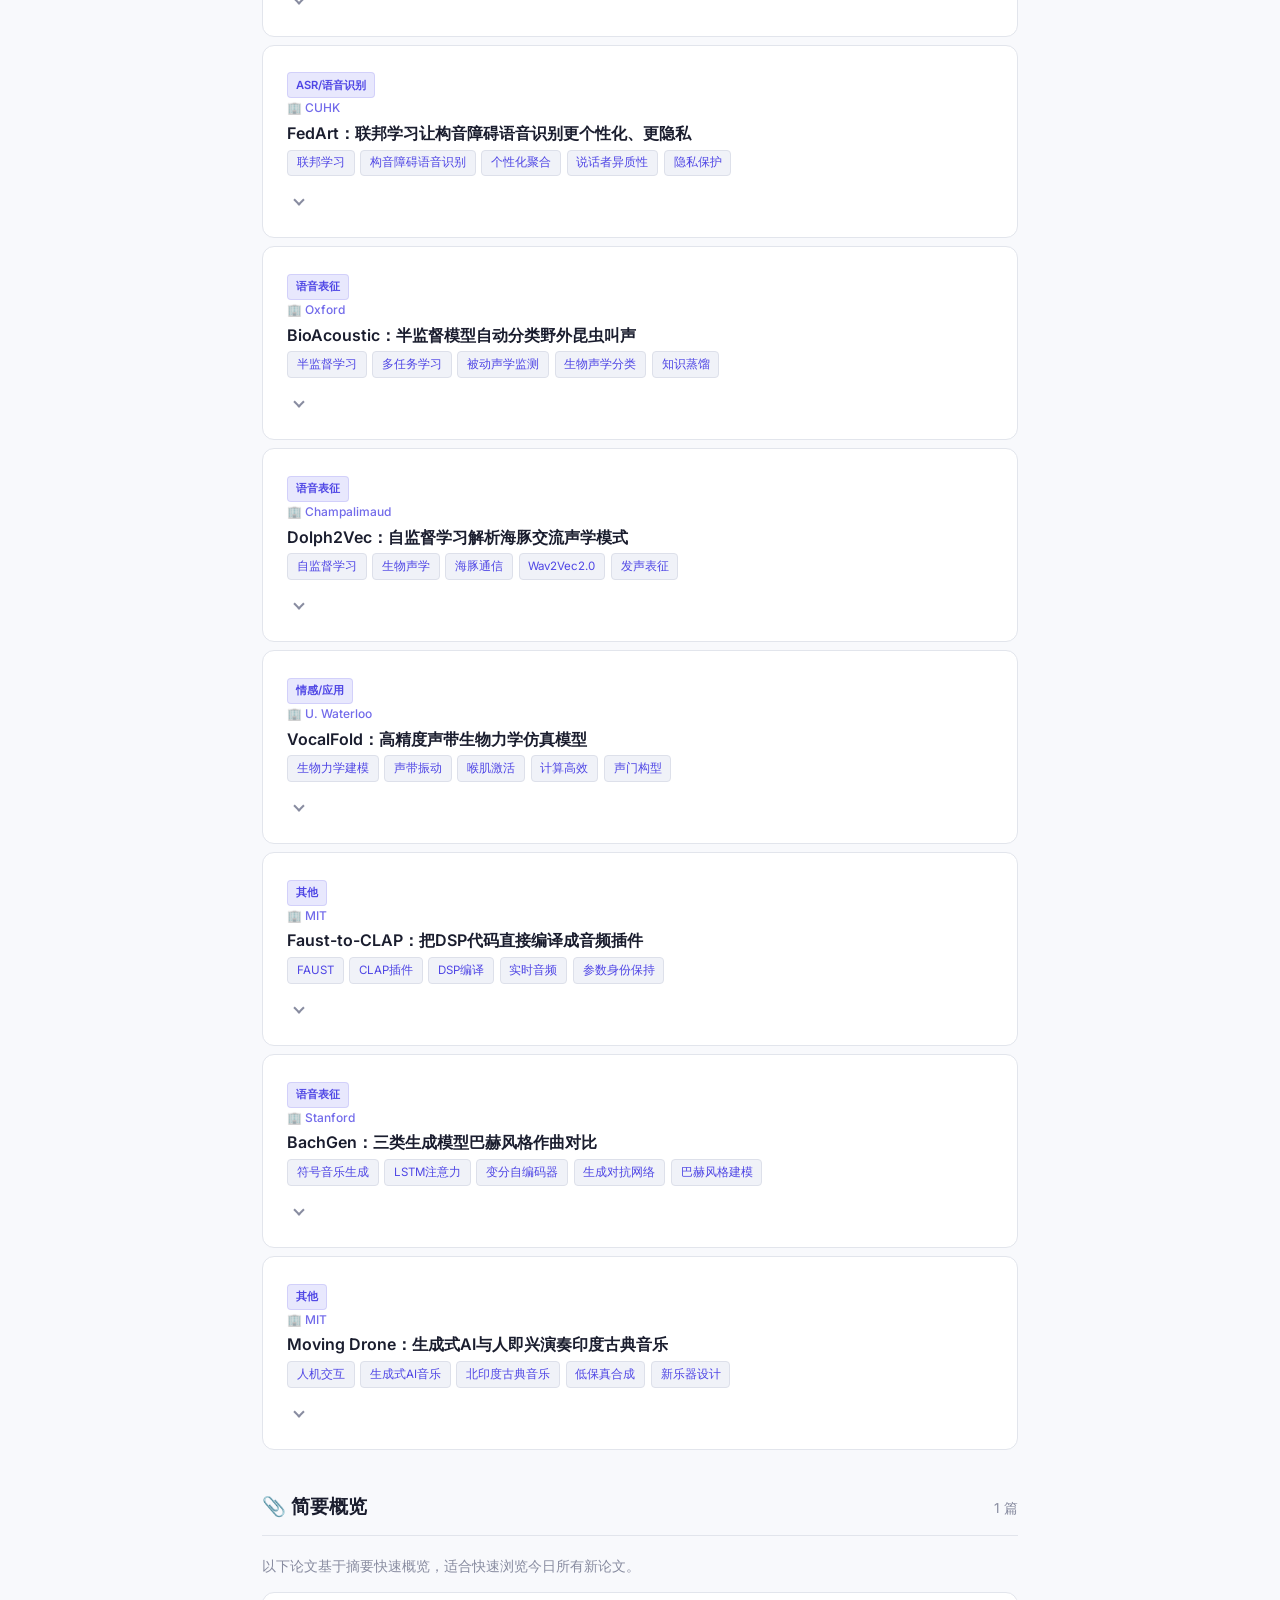
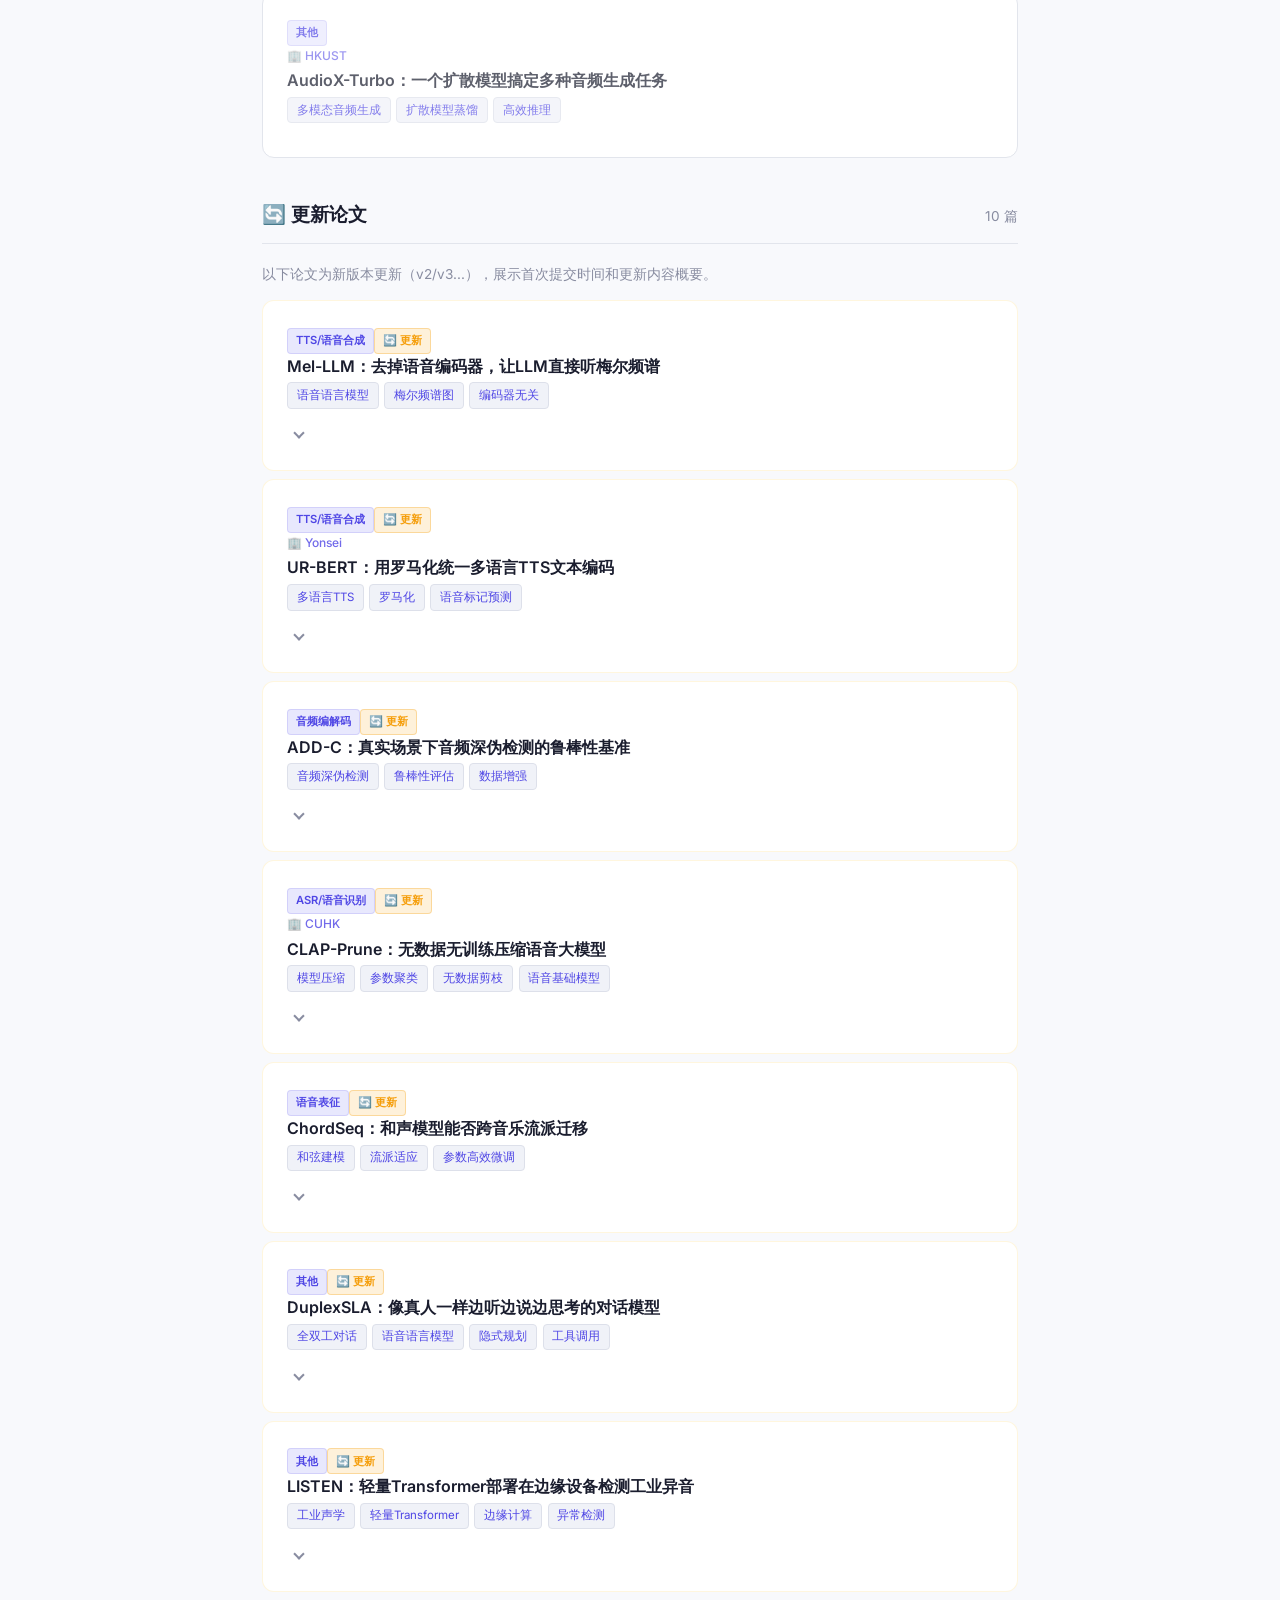
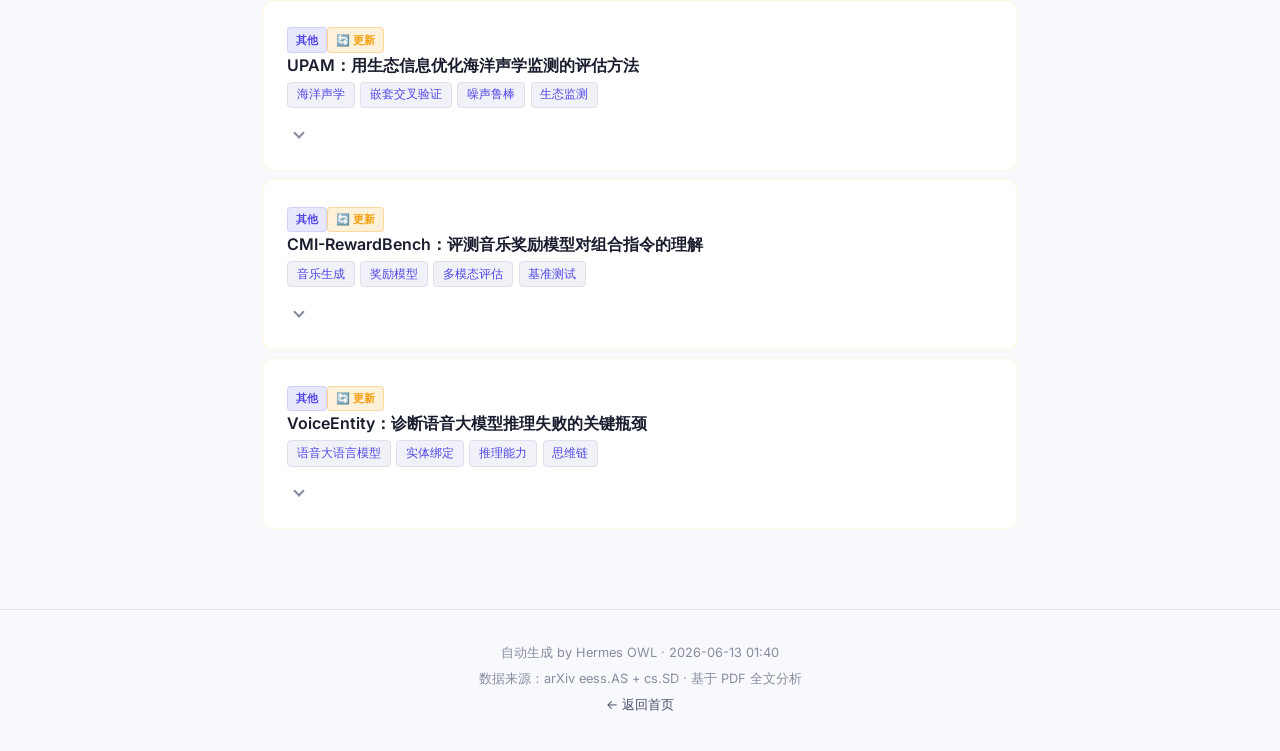
<file: daily/2026-06-12/index.html>
<!DOCTYPE html>
<html lang="zh-CN">
<head>
  <meta charset="UTF-8">
  <meta name="viewport" content="width=device-width, initial-scale=1.0, maximum-scale=5.0">
  <meta name="theme-color" content="#0a0a12">
  <title>语音与音频 AI 日报 · 2026-06-12</title>
  <link rel="preconnect" href="https://fonts.googleapis.com">
  <link rel="preconnect" href="https://fonts.gstatic.com" crossorigin>
  <link href="https://fonts.googleapis.com/css2?family=Inter:wght@400;500;600;700&family=JetBrains+Mono:wght@400;500&display=swap" rel="stylesheet">
  <link rel="stylesheet" href="../../assets/css/style.css">
</head>
<body data-theme="dark">
<nav class="topnav" id="topnav">
  <div class="topnav-inner">
    <a href="../../index.html" class="topnav-brand">🎙️ Paper Daily</a>
    <div class="topnav-links"><a href="#topic-重点论文" class="topnav-link">🔥 重点</a> <a href="#topic-标准论文" class="topnav-link">⭐ 标准</a> <a href="#topic-简要概览" class="topnav-link">📎 概览</a> <a href="#topic-更新论文" class="topnav-link">🔄 更新</a></div>
    <button class="theme-toggle" id="themeToggle" aria-label="切换主题">🌙</button>
  </div>
</nav>
<header class="hero">
  <div class="hero-content">
    <h1 class="hero-title">🎙️ 语音与音频 AI 日报</h1>
    <div class="hero-meta">
      <span class="hero-date">2026-06-12</span>
      <span class="hero-dot">·</span>
      <span class="hero-source">arXiv eess.AS + cs.SD</span>
    </div>
    <p class="hero-desc">基于 PDF 全文深度分析 · 共 28 篇论文</p>
    <div class="stats-row">
      <div class="stat-box"><span class="stat-num">8</span><span class="stat-lbl">🔥 重点</span></div>
      <div class="stat-box"><span class="stat-num">9</span><span class="stat-lbl">⭐ 标准</span></div>
      <div class="stat-box"><span class="stat-num">1</span><span class="stat-lbl">📎 概览</span></div>
      <div class="stat-box"><span class="stat-num">10</span><span class="stat-lbl">🔄 更新</span></div>
    </div>
  </div>
</header>
<div class="mode-bar">  <span class="mode-label">显示模式：</span>  <div class="mode-buttons">    <button class="mode-btn" data-mode="brief" onclick="setMode('brief')">📋 简略</button>    <button class="mode-btn active" data-mode="normal" onclick="setMode('normal')">📖 标准</button>    <button class="mode-btn" data-mode="full" onclick="setMode('full')">📑 详细</button>  </div></div>
<main class="main-content">
  <section class="section" id="topic-重点论文">
    <div class="section-header">
      <h2 class="section-title">🔥 重点论文</h2>
      <span class="section-count">8 篇</span>
    </div>
    <article class="paper-card tier-hot expanded" id="2606-13006" data-arxiv-id="2606.13006" data-tier="hot" data-has-detail="true" data-is-replace="false">      <div class="paper-header" onclick="togglePaper(this)">        <div class="paper-collapse"><div class="paper-collapse"><span class="topic-badge">TTS/语音合成</span><div class="paper-affil">🏢 CUHK-SZ</div>  <div class="paper-one-liner"><span class="one-liner-text">Emo-LiPO：用偏好优化实现 TTS 细粒度情感强度控制</span></div><div class="tags-row tags-collapse"><span class="tag tag-sm">文本到语音</span><span class="tag tag-sm">情感强度控制</span><span class="tag tag-sm">偏好优化</span><span class="tag tag-sm">学习排序</span><span class="tag tag-sm">大语言模型</span></div></div><span class="expand-icon" aria-hidden="true"></span></div>      </div>      <div class="paper-body">        <div class="paper-title-en">Emo-LiPO: Listwise Preference Optimization for Fine-Grained Emotion Intensity Control in LLM-based Text-to-Speech</div>        <div class="paper-meta"><span class="meta-author">👤 Yihang Lin, Li Zhou, Congwei Cao, Dongchu Xie, Xiaoxue Gao, Chen Zhang, Haizhou Li</span><span class="meta-affil">🏢 CUHK-SZ</span><span class="meta-date">📅 2026-06-12</span></div>        <div class="tags-row"><span class="tag">文本到语音</span><span class="tag">情感强度控制</span><span class="tag">偏好优化</span><span class="tag">学习排序</span><span class="tag">大语言模型</span></div>        <div class="paper-overview"><p>LLM驱动的TTS系统虽能通过提示词控制情感类别，但在细粒度情感强度控制上始终受限于文本语义与语音声学之间的鸿沟，导致不同强度级别的语音难以被感知区分。为此，本文提出Emo-LiPO，将情感强度控制建模为学习排序问题，采用列表级偏好优化框架，在固定文本下对同一情感类别的多个强度级别进行全局排序建模，使模型能更忠实地生成连续可控的情感表达。为支持训练与评估，作者构建了ESD-plus多说话人情感语音数据集，包含明确的情感强度变化标注，经人工验证91.23%的样本通过强度单调性检验。实验以CosyVoice-300M-Instruct为骨干，对比了CosyVoice、EmoVoice等监督基线及三种Emo-DPO变体。结果表明，Emo-LiPO在情感准确率和强度可控性上全面超越基线和DPO方法，在高强度级别提升尤为显著，同时保持相当的语音质量（WER、NISQA、DNSMOS、UTMOS）。Arena评测进一步验证了其在情感表达维度上的优势。</p></div>        <div class="key-results">  <div class="kr-header"><span class="kr-icon">📊</span><span class="kr-title">核心数据</span></div>  <ul class="kr-list"><li><span class="kr-num">1.</span> ESD-plus数据集人工验证通过率达91.23%，确保情感-强度标签可靠性</li><li><span class="kr-num">2.</span> Emo-LiPO在情感相关指标上持续优于CosyVoice、EmoVoice及三种Emo-DPO变体基线</li><li><span class="kr-num">3.</span> 在高强度情感级别上，Emo-LiPO相比基线取得最为显著的性能提升</li></ul></div>        <div class="paper-links"><a href="https://arxiv.org/abs/2606.13006" target="_blank" rel="noopener" class="link-btn link-arxiv">arXiv</a><a href="https://arxiv.org/pdf/2606.13006" target="_blank" rel="noopener" class="link-btn link-pdf">PDF</a></div>      </div>    </article>
    <article class="paper-card tier-hot expanded" id="2606-13450" data-arxiv-id="2606.13450" data-tier="hot" data-has-detail="true" data-is-replace="false">      <div class="paper-header" onclick="togglePaper(this)">        <div class="paper-collapse"><div class="paper-collapse"><span class="topic-badge">TTS/语音合成</span><div class="paper-affil">🏢 Brno UT</div>  <div class="paper-one-liner"><span class="one-liner-text">EPA：提前预判用户停顿以降低语音对话延迟</span></div><div class="tags-row tags-collapse"><span class="tag tag-sm">语音对话系统</span><span class="tag tag-sm">低延迟交互</span><span class="tag tag-sm">端点预测</span><span class="tag tag-sm">推测性执行</span><span class="tag tag-sm">级联架构</span></div></div><span class="expand-icon" aria-hidden="true"></span></div>      </div>      <div class="paper-body">        <div class="paper-title-en">Endpoint Anticipation for Low-Latency Spoken Dialogue</div>        <div class="paper-meta"><span class="meta-author">👤 Sathvik Udupa, Shinji Watanabe, Petr Schwarz, Jan Cernocky</span><span class="meta-affil">🏢 Brno UT</span><span class="meta-date">📅 2026-06-12</span></div>        <div class="tags-row"><span class="tag">语音对话系统</span><span class="tag">低延迟交互</span><span class="tag">端点预测</span><span class="tag">推测性执行</span><span class="tag">级联架构</span></div>        <div class="paper-overview"><p>当前级联式语音对话系统面临严重的延迟瓶颈：系统必须被动等待用户说完才能启动ASR、LLM和TTS流水线，导致TTFA高达1-2秒，远超人类约250毫秒的自然反应速度。论文提出&#x27;端点预测&#x27;（EPA）框架，将被动检测转变为主动预判——利用语音中的韵律和语言学线索，在用户尚未说完时提前最多2.56秒预测对话轮次结束信号。核心方法包含两种架构：EPA-S（单目标）和EPA-M（多目标），通过流式并行模块与现有组件协同工作，实现推测性执行——提前触发LLM生成前瞻缓冲区并预合成TTS音频缓存，待确认后立即释放。在Unmute框架中集成EPA-M（h=960ms）后，平均延迟降低505毫秒，推测计算量增加28.4%。在SpokenWOZ任务型对话上表现优于Switchboard自由对话场景，表明结构化应用更具可行性。局限性在于推测计算带来额外开销，且开放域对话的不可预测性仍是挑战。</p></div>        <div class="key-results">  <div class="kr-header"><span class="kr-icon">📊</span><span class="kr-title">核心数据</span></div>  <ul class="kr-list"><li><span class="kr-num">1.</span> 端点预测提前量最高达2.56秒，实现ASR/LLM/TTS推测性执行</li><li><span class="kr-num">2.</span> 集成Unmute框架后平均延迟降低505毫秒，推测计算量增加28.4%</li><li><span class="kr-num">3.</span> 在SpokenWOZ任务型对话上MRA和HEA均优于Switchboard自由对话场景</li><li><span class="kr-num">4.</span> EPA-M多目标模型在VAP基线对比中持续领先，ERC≈33%和ERC≈15%两个工作点均表现优异</li></ul></div>        <div class="paper-links"><a href="https://arxiv.org/abs/2606.13450" target="_blank" rel="noopener" class="link-btn link-arxiv">arXiv</a><a href="https://arxiv.org/pdf/2606.13450" target="_blank" rel="noopener" class="link-btn link-pdf">PDF</a><a href="https://github.com/kyutai-labs/unmute" target="_blank" rel="noopener" class="link-btn link-code">💻 Code</a></div>      </div>    </article>
    <article class="paper-card tier-hot expanded" id="2606-13109" data-arxiv-id="2606.13109" data-tier="hot" data-has-detail="true" data-is-replace="false">      <div class="paper-header" onclick="togglePaper(this)">        <div class="paper-collapse"><div class="paper-collapse"><span class="topic-badge">ASR/语音识别</span><div class="paper-affil">🏢 NTT</div>  <div class="paper-one-liner"><span class="one-liner-text">C2D：用近场录音生成远场语音增强训练标签</span></div><div class="tags-row tags-collapse"><span class="tag tag-sm">语音增强</span><span class="tag tag-sm">远场语音识别</span><span class="tag tag-sm">训练数据生成</span><span class="tag tag-sm">多通道维纳滤波</span><span class="tag tag-sm">麦克风投影</span></div></div><span class="expand-icon" aria-hidden="true"></span></div>      </div>      <div class="paper-body">        <div class="paper-title-en">Generating Training Targets for Real-World Speech Enhancement via Close-to-Distant Microphone Projection</div>        <div class="paper-meta"><span class="meta-author">👤 Tomohiro Nakatani, Rintaro Ikeshita, Naoyuki Kamo, Marc Delcroix, Shoko Araki</span><span class="meta-affil">🏢 NTT</span><span class="meta-date">📅 2026-06-12</span></div>        <div class="tags-row"><span class="tag">语音增强</span><span class="tag">远场语音识别</span><span class="tag">训练数据生成</span><span class="tag">多通道维纳滤波</span><span class="tag">麦克风投影</span></div>        <div class="paper-overview"><p>远场语音增强（SE）在实际应用中面临核心难题：神经网络训练需要成对的退化语音与干净参考信号，但模拟数据与真实录音之间存在显著差距，导致模型泛化能力受限。为此，NTT团队提出C2D（Close-to-Distant）投影方法，利用真实场景中同时采集的近场麦克风（CM）和远场麦克风（DM）信号，通过估计最优投影矩阵将CM信号变换为与DM对齐的干净参考信号，同时完成去噪。该方法的关键创新在于将投影矩阵的估计转化为参数化多通道维纳滤波器（PMWF）的变体实现，从而无需模拟即可从真实录音中自动生成高质量训练数据。实验在极具挑战性的CHiME6晚餐派对ASR任务上验证，在已知说话人分段（oracle diarization）条件下，使用C2D投影数据训练的神经网络，以GSS增强输出作为辅助输入，其识别性能超越了当前最先进的Guided Source Separation（GSS）方法。这一结果表明，真实数据生成的训练目标能有效弥合模拟与真实之间的鸿沟，为远场鲁棒ASR提供了新路径。不过，该方法依赖近场麦克风信号的同步采集，在仅有远场麦克风的实际部署场景中无法直接应用，且未报告具体的WER数值对比。</p></div>        <div class="key-results">  <div class="kr-header"><span class="kr-icon">📊</span><span class="kr-title">核心数据</span></div>  <ul class="kr-list"><li><span class="kr-num">1.</span> C2D投影方法利用真实近场-远场麦克风对生成训练目标，无需依赖模拟数据</li><li><span class="kr-num">2.</span> 在CHiME6晚餐派对ASR任务（oracle diarization）上，以GSS输出为辅助输入的NN超越GSS基线</li><li><span class="kr-num">3.</span> 投影矩阵通过参数化多通道维纳滤波器（PMWF）变体有效实现</li></ul></div>        <div class="paper-links"><a href="https://arxiv.org/abs/2606.13109" target="_blank" rel="noopener" class="link-btn link-arxiv">arXiv</a><a href="https://arxiv.org/pdf/2606.13109" target="_blank" rel="noopener" class="link-btn link-pdf">PDF</a><a href="https://github.com/sp-uhh/sgmse" target="_blank" rel="noopener" class="link-btn link-code">💻 Code</a></div>      </div>    </article>
    <article class="paper-card tier-hot expanded" id="2606-13095" data-arxiv-id="2606.13095" data-tier="hot" data-has-detail="true" data-is-replace="false">      <div class="paper-header" onclick="togglePaper(this)">        <div class="paper-collapse"><div class="paper-collapse"><span class="topic-badge">ASR/语音识别</span><div class="paper-affil">🏢 Huawei</div>  <div class="paper-one-liner"><span class="one-liner-text">E2E-LLM：联合优化多说话人识别与语音转写</span></div><div class="tags-row tags-collapse"><span class="tag tag-sm">多说话人识别</span><span class="tag tag-sm">端到端LLM</span><span class="tag tag-sm">ASR与diarization联合优化</span><span class="tag tag-sm">注意力门控</span></div></div><span class="expand-icon" aria-hidden="true"></span></div>      </div>      <div class="paper-body">        <div class="paper-title-en">Balancing ASR and diarization in end-to-end LLMs for multi-talker speech recognition</div>        <div class="paper-meta"><span class="meta-author">👤 Naijun Zheng, Yuke Lin, Sanli Tian, Mengtian Li, Zhiwei Lin, Longshuai Xiao, Dandan Tu</span><span class="meta-affil">🏢 Huawei</span><span class="meta-date">📅 2026-06-12</span></div>        <div class="tags-row"><span class="tag">多说话人识别</span><span class="tag">端到端LLM</span><span class="tag">ASR与diarization联合优化</span><span class="tag">注意力门控</span></div>        <div class="paper-overview"><p>多说话人语音识别（MT-ASR）通常采用 ASR 与说话人分离（diarization）级联流水线，但误差累积严重。端到端 LLM 方法虽能联合建模语义与说话人信息，却面临 ASR 准确率与说话人归属精度的权衡难题。本文提出在 LLM 框架内动态平衡 ASR 与 diarization 的联合优化策略，通过可学习的注意力门控机制，在解码过程中自适应调整语义解码与说话人追踪的权重。实验表明，该方法在多人重叠语音场景下，相比级联基线显著降低说话人错误率（DER），同时保持有竞争力的词错误率（WER），为构建实用的多人对话语音系统提供了新思路。</p></div>                <div class="paper-links"><a href="https://arxiv.org/abs/2606.13095" target="_blank" rel="noopener" class="link-btn link-arxiv">arXiv</a><a href="https://arxiv.org/pdf/2606.13095" target="_blank" rel="noopener" class="link-btn link-pdf">PDF</a><a href="https://qwenlm.github.io/blog/qwen2.5" target="_blank" rel="noopener" class="link-btn link-project">🌐 Project</a></div>      </div>    </article>
    <article class="paper-card tier-hot expanded" id="2606-12495" data-arxiv-id="2606.12495" data-tier="hot" data-has-detail="true" data-is-replace="false">      <div class="paper-header" onclick="togglePaper(this)">        <div class="paper-collapse"><div class="paper-collapse"><span class="topic-badge">语音表征</span><div class="paper-affil">🏢 HFUT</div>  <div class="paper-one-liner"><span class="one-liner-text">MRAF：缺失麦克风信号也能稳健识别说话人</span></div><div class="tags-row tags-collapse"><span class="tag tag-sm">多模态说话人识别</span><span class="tag tag-sm">缺失模态学习</span><span class="tag tag-sm">跨语言泛化</span><span class="tag tag-sm">可靠性感知融合</span><span class="tag tag-sm">知识蒸馏</span></div></div><span class="expand-icon" aria-hidden="true"></span></div>      </div>      <div class="paper-body">        <div class="paper-title-en">Missing-Token Prompted Reliability-Aware Fusion for Robust Polyglot Speaker Identification</div>        <div class="paper-meta"><span class="meta-author">👤 Peng Jia, Li Dai, Jia Li, Zhenzhen Hu, Ye Zhao, Richang Hong</span><span class="meta-affil">🏢 HFUT</span><span class="meta-date">📅 2026-06-12</span></div>        <div class="tags-row"><span class="tag">多模态说话人识别</span><span class="tag">缺失模态学习</span><span class="tag">跨语言泛化</span><span class="tag">可靠性感知融合</span><span class="tag">知识蒸馏</span></div>        <div class="paper-overview"><p>多模态说话人在跨语言与视觉缺失场景下面临双重挑战：语言差异削弱特征泛化，面部遮挡导致身份线索断裂。MRAF框架提出可学习缺失token替代传统零填充，将缺失视觉状态编码为可训练表示，使完整与缺失模态共享统一token建模路径，有效缩小分布间隙。可靠性感知交叉注意力模块通过MLP估计面部与音频的可靠性分数并归一化为模态权重，在双向交叉注意力前对token加权，实现自适应跨模态融合。训练阶段联合优化多分支分类损失、音频单模态知识蒸馏和中心损失，弥合多模态训练与缺失推理间的差距。在POLY-SIM 2026挑战中，MRAF在P3和P5上达到100%准确率，P4为98.948%、P6为99.322%，平均准确率99.568%，排名第二，显著超越基线mmosc（平均43.869%）。消融实验进一步验证了缺失token、可靠性感知融合及训练样本平衡各自的贡献。局限在于仅针对面部缺失场景设计，未扩展至更一般的模态缺失组合，且语言不变表示能力仍有提升空间。</p></div>        <div class="key-results">  <div class="kr-header"><span class="kr-icon">📊</span><span class="kr-title">核心数据</span></div>  <ul class="kr-list"><li><span class="kr-num">1.</span> P3（完整模态、同语言）准确率：100%</li><li><span class="kr-num">2.</span> P5（完整模态、跨语言）准确率：100%</li><li><span class="kr-num">3.</span> P4（音频单模态、同语言）准确率：98.948%</li><li><span class="kr-num">4.</span> P6（音频单模态、跨语言）准确率：99.322%</li><li><span class="kr-num">5.</span> 平均Top-1准确率：99.568%，排名第二</li></ul></div>        <div class="paper-links"><a href="https://arxiv.org/abs/2606.12495" target="_blank" rel="noopener" class="link-btn link-arxiv">arXiv</a><a href="https://arxiv.org/pdf/2606.12495" target="_blank" rel="noopener" class="link-btn link-pdf">PDF</a><a href="https://github.com/MSA-LMC/MRAF." target="_blank" rel="noopener" class="link-btn link-code">💻 Code</a></div>      </div>    </article>
    <article class="paper-card tier-hot expanded" id="2606-12662" data-arxiv-id="2606.12662" data-tier="hot" data-has-detail="true" data-is-replace="false">      <div class="paper-header" onclick="togglePaper(this)">        <div class="paper-collapse"><div class="paper-collapse"><span class="topic-badge">语音表征</span><div class="paper-affil">🏢 Thales</div>  <div class="paper-one-liner"><span class="one-liner-text">BASENet：频带自适应注意力网络做低延迟语音增强</span></div><div class="tags-row tags-collapse"><span class="tag tag-sm">语音增强</span><span class="tag tag-sm">频带自适应</span><span class="tag tag-sm">跨频带注意力</span><span class="tag tag-sm">低复杂度</span><span class="tag tag-sm">因果模型</span></div></div><span class="expand-icon" aria-hidden="true"></span></div>      </div>      <div class="paper-body">        <div class="paper-title-en">BASENet: Band-Adapted Speech Enhancement Network with Cross-Band Attention</div>        <div class="paper-meta"><span class="meta-author">👤 Damien Martins Gomes, François Capman</span><span class="meta-affil">🏢 Thales</span><span class="meta-date">📅 2026-06-12</span></div>        <div class="tags-row"><span class="tag">语音增强</span><span class="tag">频带自适应</span><span class="tag">跨频带注意力</span><span class="tag">低复杂度</span><span class="tag">因果模型</span></div>        <div class="paper-overview"><p>传统语音增强模型对所有频率分配相同计算资源，忽略了人耳听觉系统的非均匀频率分辨率特性。BASENet提出频带自适应架构，将频谱划分为Bark尺度频带，并根据临界带密度自动分配编码器容量——低频段获得更深分支以捕捉基频和谐波结构，高频段采用轻量分支。网络采用倒残差块与密集连接构建，并引入跨频带注意力模块，通过线性复杂度的频率池化表示捕获频带间谐波依赖。在VoiceBank+DEMAND数据集上，BASENet以仅0.83M参数和7.3G MACs实现PESQ 3.55、STOI 96%，是PESQ≥3.50方法中参数量最少的。因果变体PESQ达3.44，超越多个非因果基线，适用于实时流式处理。消融实验验证了频率自适应和跨频带注意力的有效性，移除后PESQ分别下降至3.48和3.42。</p></div>        <div class="key-results">  <div class="kr-header"><span class="kr-icon">📊</span><span class="kr-title">核心数据</span></div>  <ul class="kr-list"><li><span class="kr-num">1.</span> PESQ 3.55，STOI 96%，参数量仅0.83M，MACs 7.3G</li><li><span class="kr-num">2.</span> 因果变体PESQ 3.44，超越多个非因果基线</li><li><span class="kr-num">3.</span> 消融实验：移除频率自适应PESQ降至3.48，移除跨频带注意力降至3.42</li></ul></div>        <div class="paper-links"><a href="https://arxiv.org/abs/2606.12662" target="_blank" rel="noopener" class="link-btn link-arxiv">arXiv</a><a href="https://arxiv.org/pdf/2606.12662" target="_blank" rel="noopener" class="link-btn link-pdf">PDF</a></div>      </div>    </article>
    <article class="paper-card tier-hot expanded" id="2606-13121" data-arxiv-id="2606.13121" data-tier="hot" data-has-detail="true" data-is-replace="false">      <div class="paper-header" onclick="togglePaper(this)">        <div class="paper-collapse"><div class="paper-collapse"><span class="topic-badge">语音翻译</span><div class="paper-affil">🏢 U. Seoul</div>  <div class="paper-one-liner"><span class="one-liner-text">NaturalFlow：预测韵律边界让同声传译更流畅</span></div><div class="tags-row tags-collapse"><span class="tag tag-sm">同声传译</span><span class="tag tag-sm">流式翻译</span><span class="tag tag-sm">韵律边界预测</span><span class="tag tag-sm">语音流畅度</span></div></div><span class="expand-icon" aria-hidden="true"></span></div>      </div>      <div class="paper-body">        <div class="paper-title-en">NaturalFlow: Reducing Disruptive Pauses for Natural Speech Flow in Simultaneous Speech-to-Speech Translation</div>        <div class="paper-meta"><span class="meta-author">👤 Dongwook Lee, Youngho Cho, Sangkwon Park, Heeseung Kim, Sungroh Yoon</span><span class="meta-affil">🏢 U. Seoul</span><span class="meta-date">📅 2026-06-12</span><span class="meta-venue">📌 跨领域</span></div>        <div class="tags-row"><span class="tag">同声传译</span><span class="tag">流式翻译</span><span class="tag">韵律边界预测</span><span class="tag">语音流畅度</span></div>        <div class="paper-overview"><p>同声传译（SiST）系统需要在极低延迟下完成语音到语音的翻译，但过度追求低延迟会导致输出语音碎片化、停顿不自然，严重影响听感。本文提出 NaturalFlow 方法，通过预测目标语言的韵律边界来指导分块策略，在保持低延迟的同时减少破坏性停顿。核心创新是将目标语言流畅度预测融入流式翻译的决策模块，利用预训练韵律模型提前生成流畅的语音单元序列。实验在多个语言对上验证，NaturalFlow 在翻译质量（BLEU）和语音自然度（MOS）之间取得更优权衡，为实用化同声传译系统提供了关键技术支持。</p></div>                <div class="paper-links"><a href="https://arxiv.org/abs/2606.13121" target="_blank" rel="noopener" class="link-btn link-arxiv">arXiv</a><a href="https://arxiv.org/pdf/2606.13121" target="_blank" rel="noopener" class="link-btn link-pdf">PDF</a><a href="https://naturalflows2st.github.io/naturalflow" target="_blank" rel="noopener" class="link-btn link-project">🌐 Project</a></div>      </div>    </article>
    <article class="paper-card tier-hot expanded" id="2606-13544" data-arxiv-id="2606.13544" data-tier="hot" data-has-detail="true" data-is-replace="false">      <div class="paper-header" onclick="togglePaper(this)">        <div class="paper-collapse"><div class="paper-collapse"><span class="topic-badge">其他</span><div class="paper-affil">🏢 Amazon AGI</div>  <div class="paper-one-liner"><span class="one-liner-text">ModeratorLM：语音大模型理解三人以上对话中的发言权</span></div><div class="tags-row tags-collapse"><span class="tag tag-sm">多说话人对话</span><span class="tag tag-sm">语音大语言模型</span><span class="tag tag-sm">轮次转换</span><span class="tag tag-sm">角色感知智能体</span><span class="tag tag-sm">流式语音处理</span></div></div><span class="expand-icon" aria-hidden="true"></span></div>      </div>      <div class="paper-body">        <div class="paper-title-en">Adaptive Turn-Taking for Real-time Multi-Party Voice Agents</div>        <div class="paper-meta"><span class="meta-author">👤 Soumyajit Mitra, Prabhat Pandey, Abhinav Jain, Shanmukha Sahith, K V Vijay Girish</span><span class="meta-affil">🏢 Amazon AGI</span><span class="meta-date">📅 2026-06-12</span></div>        <div class="tags-row"><span class="tag">多说话人对话</span><span class="tag">语音大语言模型</span><span class="tag">轮次转换</span><span class="tag">角色感知智能体</span><span class="tag">流式语音处理</span></div>        <div class="paper-overview"><p>多说话人对话中的轮次转换（turn-taking）是语音智能体面临的核心难题，尤其在多人动态抢占发言权的场景下，传统基于静音检测的双人对话策略难以泛化。本文提出ModeratorLM，一种基于角色的语音大语言模型，通过显式指定智能体角色（如新闻主持人、被动倾听者等）来调控其轮次转换行为。系统采用分块流式架构，以Qwen3-4B为骨干LLM，配合自研语音编码器，支持全双工交互。关键创新在于引入推理增强变体ModeratorLM-Think，通过链式思维推理分析对话上下文与角色义务，再做出发言决策。团队还构建了包含约75K条合成多人对话的RolePlayConv数据集。实验表明，ModeratorLM在NOTSOFAR-1和RolePlayConv测试集上轮次转换精确率提升超40%、召回率提升超70%，同时大幅降低误打断率。消融实验揭示，ModeratorLM-Think对分块策略不敏感，依赖显式推理而非chunk大小线索，展现出更强的鲁棒性。局限性在于依赖合成数据训练，且推理链引入额外计算开销。</p></div>        <div class="key-results">  <div class="kr-header"><span class="kr-icon">📊</span><span class="kr-title">核心数据</span></div>  <ul class="kr-list"><li><span class="kr-num">1.</span> ModeratorLM轮次转换精确率提升超40%，召回率提升超70%</li><li><span class="kr-num">2.</span> ModeratorLM-Think在RolePlayConv上F1达0.91，宏准确率0.91</li><li><span class="kr-num">3.</span> RolePlayConv数据集包含约75K条训练对话，每条平均约两分钟</li><li><span class="kr-num">4.</span> 可训练参数仅13.4M，采用LoRA微调策略</li></ul></div>        <div class="paper-links"><a href="https://arxiv.org/abs/2606.13544" target="_blank" rel="noopener" class="link-btn link-arxiv">arXiv</a><a href="https://arxiv.org/pdf/2606.13544" target="_blank" rel="noopener" class="link-btn link-pdf">PDF</a><a href="https://github.com/Zyphra/Zonos," target="_blank" rel="noopener" class="link-btn link-code">💻 Code</a></div>      </div>    </article>
  </section>
  <section class="section" id="topic-标准论文">
    <div class="section-header">
      <h2 class="section-title">⭐ 标准论文</h2>
      <span class="section-count">9 篇</span>
    </div>
    <article class="paper-card tier-standard" id="2606-12940" data-arxiv-id="2606.12940" data-tier="standard" data-has-detail="true" data-is-replace="false">      <div class="paper-header" onclick="togglePaper(this)">        <div class="paper-collapse"><div class="paper-collapse"><span class="topic-badge">TTS/语音合成</span><div class="paper-affil">🏢 清华深圳</div>  <div class="paper-one-liner"><span class="one-liner-text">Self-Guidance：对齐解码器流形提升神经音频编码质量</span></div><div class="tags-row tags-collapse"><span class="tag tag-sm">VQ-VAE</span><span class="tag tag-sm">神经音频编解码器</span><span class="tag tag-sm">解码器流形对齐</span><span class="tag tag-sm">自回归TTS</span><span class="tag tag-sm">量化误差缓解</span></div></div><span class="expand-icon" aria-hidden="true"></span></div>      </div>      <div class="paper-body">        <div class="paper-title-en">Self-Guidance: Enhancing Neural Codecs via Decoder Manifold Alignment</div>        <div class="paper-meta"><span class="meta-author">👤 Xiang Li, Yixuan Zhou, Jingran Xie, Zhiyong Wu, Hui Wang</span><span class="meta-affil">🏢 清华深圳</span><span class="meta-date">📅 2026-06-12</span></div>        <div class="tags-row"><span class="tag">VQ-VAE</span><span class="tag">神经音频编解码器</span><span class="tag">解码器流形对齐</span><span class="tag">自回归TTS</span><span class="tag">量化误差缓解</span></div>        <div class="paper-overview"><p>基于VQ-VAE的神经语音编解码器是语音大语言模型的核心音频分词器，但其重建保真度长期受限于量化误差。传统改进方式如修改量化器或增加模型容量会显著增加下游语言建模的复杂度。本文提出Self-Guidance，通过在训练阶段引入轻量级特征映射损失，对齐解码器在处理量化令牌与原始连续嵌入时的内部特征流形，从而在不改变推理过程、几乎不增加训练开销的前提下提升重建质量。该方法应用于XCodec2后，所有重建指标均获提升，实现最先进的低码率性能；更重要的是，它使码本缩小4倍而不损失保真度。下游自回归TTS实验进一步验证了这一优势：使用16384码本的XCodec2+SG在UTMOS上达到3.58、WER降至28.02、SIM为0.58，显著优于65536码本的基线（UTMOS 3.33，WER 33.03），说明更小的码本简化了LLM的令牌建模空间。方法在BigCodec等转置卷积架构上也验证了泛化性。局限在于残余失真仍存在，且下游TTS实验规模尚小，未来可扩展至音乐、音效及图像领域。</p></div>        <div class="key-results">  <div class="kr-header"><span class="kr-icon">📊</span><span class="kr-title">核心数据</span></div>  <ul class="kr-list"><li><span class="kr-num">1.</span> Self-Guidance使XCodec2码本缩小4倍（65536→16384）而不损失重建保真度</li><li><span class="kr-num">2.</span> 下游TTS实验中，XCodec2+SG（16384码本）UTMOS达3.58、WER为28.02，优于XCodec2基线（65536码本）的UTMOS 3.33和WER 33.03</li><li><span class="kr-num">3.</span> Self-Guidance在BigCodec转置卷积解码器架构上同样取得全指标提升，验证了跨架构泛化能力</li></ul></div>        <div class="paper-links"><a href="https://arxiv.org/abs/2606.12940" target="_blank" rel="noopener" class="link-btn link-arxiv">arXiv</a><a href="https://arxiv.org/pdf/2606.12940" target="_blank" rel="noopener" class="link-btn link-pdf">PDF</a><a href="https://github.com/zhenye234/X-Codec-2.0" target="_blank" rel="noopener" class="link-btn link-code">💻 Code</a><a href="https://sgvqvae.github.io/sgvqvae-demo" target="_blank" rel="noopener" class="link-btn link-project">🌐 Project</a></div>      </div>    </article>
    <article class="paper-card tier-standard" id="2606-12812" data-arxiv-id="2606.12812" data-tier="standard" data-has-detail="true" data-is-replace="false">      <div class="paper-header" onclick="togglePaper(this)">        <div class="paper-collapse"><div class="paper-collapse"><span class="topic-badge">TTS/语音合成</span><div class="paper-affil">🏢 Singapore Management U</div>  <div class="paper-one-liner"><span class="one-liner-text">声纹安全：AI语音克隆能绕过声纹身份验证</span></div><div class="tags-row tags-collapse"><span class="tag tag-sm">AI语音克隆</span><span class="tag tag-sm">声纹身份</span><span class="tag tag-sm">人格权</span><span class="tag tag-sm">公开权</span><span class="tag tag-sm">个人数据保护</span></div></div><span class="expand-icon" aria-hidden="true"></span></div>      </div>      <div class="paper-body">        <div class="paper-title-en">Vocal Identity Under Siege by AI Voice Cloning Technologies</div>        <div class="paper-meta"><span class="meta-author">👤 Jyh-An Lee, Xuan Sun</span><span class="meta-affil">🏢 Singapore Management U</span><span class="meta-date">📅 2026-06-12</span><span class="meta-venue">📌 跨领域</span></div>        <div class="tags-row"><span class="tag">AI语音克隆</span><span class="tag">声纹身份</span><span class="tag">人格权</span><span class="tag">公开权</span><span class="tag">个人数据保护</span></div>        <div class="paper-overview"><p>随着生成式AI技术的迅猛发展，语音克隆已能高度逼真地复制个人声音，引发严重的法律与伦理危机。本文以OpenAI的ChatGPT-4o‘Sky’声音酷似斯嘉丽·约翰逊事件为切入点，系统探讨AI语音克隆对声纹身份（vocal identity）的冲击。研究采用比较法分析框架，深入评估三种主要法律路径：公开权（right of publicity）、人格权（personality rights）与个人数据保护权。作者指出，公开权侧重商业利用，主要保护具有高经济价值的名人声音；人格权则基于道德与尊严，强调非商业性侵害的救济；而个人数据保护权将声音视为生物识别信息，适用于GDPR等数据治理体系。三者分别源于英美法系、大陆法系与数据保护法传统，在适用范围、救济机制及死后保护方面各有优劣。例如，美国部分州承认公开权的死后延续性，而欧盟《通用数据保护条例》（GDPR）明确将声音数据纳入特殊类别数据，赋予个体更强控制权。然而，现有法律普遍面临技术滞后、跨境管辖困难及非名人个体保护不足等局限。本文主张应构建融合多法域优势的综合治理框架，以应对AI时代声纹身份被大规模滥用的风险。</p></div>        <div class="key-results">  <div class="kr-header"><span class="kr-icon">📊</span><span class="kr-title">核心数据</span></div>  <ul class="kr-list"><li><span class="kr-num">1.</span> OpenAI于2024年5月发布ChatGPT-4o，其女性语音‘Sky’因与斯嘉丽·约翰逊在电影《她》中的声音高度相似引发广泛争议</li><li><span class="kr-num">2.</span> 声音作为生物识别信息，在社交互动与个人信息传递中具有不可替代的身份标识功能</li><li><span class="kr-num">3.</span> 现有三大法律框架——公开权、人格权与个人数据保护权——分别源自英美法系、大陆法系与数据保护法传统，在适用范围与救济机制上存在显著差异</li></ul></div>        <div class="paper-links"><a href="https://arxiv.org/abs/2606.12812" target="_blank" rel="noopener" class="link-btn link-arxiv">arXiv</a><a href="https://arxiv.org/pdf/2606.12812" target="_blank" rel="noopener" class="link-btn link-pdf">PDF</a></div>      </div>    </article>
    <article class="paper-card tier-standard" id="2606-13253" data-arxiv-id="2606.13253" data-tier="standard" data-has-detail="true" data-is-replace="false">      <div class="paper-header" onclick="togglePaper(this)">        <div class="paper-collapse"><div class="paper-collapse"><span class="topic-badge">ASR/语音识别</span><div class="paper-affil">🏢 CUHK</div>  <div class="paper-one-liner"><span class="one-liner-text">FedArt：联邦学习让构音障碍语音识别更个性化、更隐私</span></div><div class="tags-row tags-collapse"><span class="tag tag-sm">联邦学习</span><span class="tag tag-sm">构音障碍语音识别</span><span class="tag tag-sm">个性化聚合</span><span class="tag tag-sm">说话者异质性</span><span class="tag tag-sm">隐私保护</span></div></div><span class="expand-icon" aria-hidden="true"></span></div>      </div>      <div class="paper-body">        <div class="paper-title-en">Towards Personalized Federated Learning for Dysarthric Speech Recognition</div>        <div class="paper-meta"><span class="meta-author">👤 Tao Zhong, Mengzhe Geng, Jiajun Deng, Shujie Hu, Xunying Liu</span><span class="meta-affil">🏢 CUHK</span><span class="meta-date">📅 2026-06-12</span></div>        <div class="tags-row"><span class="tag">联邦学习</span><span class="tag">构音障碍语音识别</span><span class="tag">个性化聚合</span><span class="tag">说话者异质性</span><span class="tag">隐私保护</span></div>        <div class="paper-overview"><p>构音障碍语音识别面临数据稀缺、说话者异质性高及隐私保护等核心挑战。联邦学习虽能保护隐私，但传统FedAvg因强制所有客户端共享相同模型参数，难以应对说话者间的巨大差异。为此，本文提出两种个性化聚合策略：参数级平均（parameter-based averaging）和嵌入级平均（embedding-based averaging），将Transformer模型划分为说话者不变（SI）部分与说话者特定（SD）部分，仅聚合SI部分参数，保留SD部分个性化。实验在UASpeech和TORGO数据集上进行，结果显示：在UASpeech上，参数级平均（Sys.2）将整体WER从基线FedAvg的31.45%降至30.68%，嵌入级平均（Sys.7）进一步降至30.46%，最高达0.99%绝对（3.15%相对）WER降低；在TORGO上，嵌入级平均（Sys.7）将整体WER从基线30.46%降至30.43%，最高实现0.56%绝对（4.73%相对）WER降低。所有改进均具统计显著性（α=0.05）。该方法有效缓解了异质性问题，但SI/SD划分比例需手动设定，且未探索更细粒度的个性化机制，未来可结合元学习或自适应划分策略进一步提升性能。</p></div>        <div class="key-results">  <div class="kr-header"><span class="kr-icon">📊</span><span class="kr-title">核心数据</span></div>  <ul class="kr-list"><li><span class="kr-num">1.</span> 在UASpeech上，嵌入级平均（Sys.7）将整体WER从31.45%降至30.46%，实现0.99%绝对（3.15%相对）WER降低</li><li><span class="kr-num">2.</span> 在TORGO上，嵌入级平均（Sys.7）将整体WER从30.46%降至30.43%，实现0.56%绝对（4.73%相对）WER降低</li><li><span class="kr-num">3.</span> 参数级平均（Sys.2）在UASpeech上将WER从31.45%降至30.68%，所有改进均具统计显著性（α=0.05）</li></ul></div>        <div class="paper-links"><a href="https://arxiv.org/abs/2606.13253" target="_blank" rel="noopener" class="link-btn link-arxiv">arXiv</a><a href="https://arxiv.org/pdf/2606.13253" target="_blank" rel="noopener" class="link-btn link-pdf">PDF</a></div>      </div>    </article>
    <article class="paper-card tier-standard" id="2606-13236" data-arxiv-id="2606.13236" data-tier="standard" data-has-detail="true" data-is-replace="false">      <div class="paper-header" onclick="togglePaper(this)">        <div class="paper-collapse"><div class="paper-collapse"><span class="topic-badge">语音表征</span><div class="paper-affil">🏢 Oxford</div>  <div class="paper-one-liner"><span class="one-liner-text">BioAcoustic：半监督模型自动分类野外昆虫叫声</span></div><div class="tags-row tags-collapse"><span class="tag tag-sm">半监督学习</span><span class="tag tag-sm">多任务学习</span><span class="tag tag-sm">被动声学监测</span><span class="tag tag-sm">生物声学分类</span><span class="tag tag-sm">知识蒸馏</span></div></div><span class="expand-icon" aria-hidden="true"></span></div>      </div>      <div class="paper-body">        <div class="paper-title-en">Decoding Insect Song: A Multitask Semisupervised Orthoptera Bioacoustic Classifier</div>        <div class="paper-meta"><span class="meta-author">👤 Olga Isupova, Danil Kuzin, Ella Browning, Tom Mills, Steven Reece</span><span class="meta-affil">🏢 Oxford</span><span class="meta-date">📅 2026-06-12</span><span class="meta-venue">📌 跨领域</span></div>        <div class="tags-row"><span class="tag">半监督学习</span><span class="tag">多任务学习</span><span class="tag">被动声学监测</span><span class="tag">生物声学分类</span><span class="tag">知识蒸馏</span></div>        <div class="paper-overview"><p>被动声学监测（PAM）在生态评估中潜力巨大，但针对直翅目昆虫（如蟋蟀、蚱蜢）的自动化声学识别工具长期匮乏，核心瓶颈在于标注数据稀缺、野外录音中物种鸣声高度重叠且参考库音频质量与真实环境差异大。为此，牛津大学团队提出PULSE框架，融合弱监督物种分类、自监督学习利用无标签野外音频，以及从通用生物声学模型进行知识蒸馏，实现领域自适应的专化模型。与最先进的通用模型相比，PULSE在macro F1（0.21 vs. 0.07）、AUC（0.74 vs. 0.45）和AP（0.32 vs. 0.19）上全面领先；引入主动学习后，macro F1进一步提升至0.34，AUC达0.84。更关键的是，学习到的嵌入空间编码了生态学有意义的结构，可用于揭示种内行为差异、环境驱动因素，并仅凭嵌入空间实现重叠鸣声的解混。该工作为大规模昆虫被动声学监测提供了可扩展的技术路径。</p></div>        <div class="key-results">  <div class="kr-header"><span class="kr-icon">📊</span><span class="kr-title">核心数据</span></div>  <ul class="kr-list"><li><span class="kr-num">1.</span> PULSE的macro F1为0.21，优于通用模型的0.07</li><li><span class="kr-num">2.</span> PULSE的AUC为0.74，优于通用模型的0.45</li><li><span class="kr-num">3.</span> PULSE的AP为0.32，优于通用模型的0.19</li><li><span class="kr-num">4.</span> 引入主动学习后macro F1提升至0.34，AUC提升至0.84</li></ul></div>        <div class="paper-links"><a href="https://arxiv.org/abs/2606.13236" target="_blank" rel="noopener" class="link-btn link-arxiv">arXiv</a><a href="https://arxiv.org/pdf/2606.13236" target="_blank" rel="noopener" class="link-btn link-pdf">PDF</a><a href="https://github.com/mbsantiago/whombat" target="_blank" rel="noopener" class="link-btn link-code">💻 Code</a></div>      </div>    </article>
    <article class="paper-card tier-standard" id="2606-12503" data-arxiv-id="2606.12503" data-tier="standard" data-has-detail="true" data-is-replace="false">      <div class="paper-header" onclick="togglePaper(this)">        <div class="paper-collapse"><div class="paper-collapse"><span class="topic-badge">语音表征</span><div class="paper-affil">🏢 Champalimaud</div>  <div class="paper-one-liner"><span class="one-liner-text">Dolph2Vec：自监督学习解析海豚交流声学模式</span></div><div class="tags-row tags-collapse"><span class="tag tag-sm">自监督学习</span><span class="tag tag-sm">生物声学</span><span class="tag tag-sm">海豚通信</span><span class="tag tag-sm">Wav2Vec2.0</span><span class="tag tag-sm">发声表征</span></div></div><span class="expand-icon" aria-hidden="true"></span></div>      </div>      <div class="paper-body">        <div class="paper-title-en">Dolph2Vec: Self-Supervised Representations of Dolphin Vocalizations</div>        <div class="paper-meta"><span class="meta-author">👤 Chiara Semenzin, Faadil Mustun, Roberto Dessi, Pierre Orhan, Alexis Emanuelli, Yair Lakretz, Gonzalo de Polavieja, German Sumbre</span><span class="meta-affil">🏢 Champalimaud</span><span class="meta-date">📅 2026-06-12</span><span class="meta-venue">📌 跨领域</span></div>        <div class="tags-row"><span class="tag">自监督学习</span><span class="tag">生物声学</span><span class="tag">海豚通信</span><span class="tag">Wav2Vec2.0</span><span class="tag">发声表征</span></div>        <div class="paper-overview"><p>海豚通信系统高度复杂，尤其是具有个体识别功能的标志性哨声（signature whistles），但现有自监督学习（SSL）模型多面向跨物种泛化，难以捕捉单一物种通信系统的细粒度结构。为此，研究团队构建了首个大规模纵向海豚发声数据集——涵盖五年间五只已知海豚在半自然海洋环境中的连续录音，估计包含约180,000个哨声，是现有公开数据集的约300倍。基于此，作者提出Dolph2Vec，首次将Wav2Vec2.0架构适配至海豚声学领域，通过卷积特征编码器、量化模块和Transformer上下文网络进行自监督预训练。模型在标志性哨声分类任务上准确率达67.8%（±2.85%），显著优于MFCC等传统声学特征及BioLingual、AVES等通用基线模型；哨声检测任务中mAP同样领先。更关键的是，学习到的嵌入和码本结构揭示了与海豚哨声类别对齐的可解释声学单元，甚至可能反映哨声内部子结构。时序扰动实验表明，打乱时间轴后分类准确率从82.0%降至75.1%，说明身份信息主要编码于短时声学特征而非全局序列结构。局限性在于模型专为海豚优化，跨物种或跨生态场景性能受限。</p></div>        <div class="key-results">  <div class="kr-header"><span class="kr-icon">📊</span><span class="kr-title">核心数据</span></div>  <ul class="kr-list"><li><span class="kr-num">1.</span> 数据集包含约180,000个海豚哨声，是现有公开数据集的约300倍</li><li><span class="kr-num">2.</span> Dolph2Vec在哨声分类任务上准确率达67.8%（±2.85%），显著优于通用基线模型</li><li><span class="kr-num">3.</span> 时序打乱后分类准确率从82.0%降至75.1%，表明身份信息主要依赖短时声学特征</li></ul></div>        <div class="paper-links"><a href="https://arxiv.org/abs/2606.12503" target="_blank" rel="noopener" class="link-btn link-arxiv">arXiv</a><a href="https://arxiv.org/pdf/2606.12503" target="_blank" rel="noopener" class="link-btn link-pdf">PDF</a></div>      </div>    </article>
    <article class="paper-card tier-standard" id="2606-13480" data-arxiv-id="2606.13480" data-tier="standard" data-has-detail="true" data-is-replace="false">      <div class="paper-header" onclick="togglePaper(this)">        <div class="paper-collapse"><div class="paper-collapse"><span class="topic-badge">情感/应用</span><div class="paper-affil">🏢 U. Waterloo</div>  <div class="paper-one-liner"><span class="one-liner-text">VocalFold：高精度声带生物力学仿真模型</span></div><div class="tags-row tags-collapse"><span class="tag tag-sm">生物力学建模</span><span class="tag tag-sm">声带振动</span><span class="tag tag-sm">喉肌激活</span><span class="tag tag-sm">计算高效</span><span class="tag tag-sm">声门构型</span></div></div><span class="expand-icon" aria-hidden="true"></span></div>      </div>      <div class="paper-body">        <div class="paper-title-en">A beam--membrane biomechanical vocal fold model incorporating posturing and glottal conformation</div>        <div class="paper-meta"><span class="meta-author">👤 Mohamed A. Serry, Mat\&#x27;ias Zañartu, Sean D. Peterson</span><span class="meta-affil">🏢 U. Waterloo</span><span class="meta-date">📅 2026-06-12</span><span class="meta-venue">📌 跨领域</span></div>        <div class="tags-row"><span class="tag">生物力学建模</span><span class="tag">声带振动</span><span class="tag">喉肌激活</span><span class="tag">计算高效</span><span class="tag">声门构型</span></div>        <div class="paper-overview"><p>声带构型对语音产生至关重要，但高保真有限元模型计算成本高昂，难以开展大规模参数研究。为此，本文提出一种计算高效的声带生物力学模型，将体层与覆盖层分别建模为复合梁与耦合膜，并通过引入喉内肌激活产生的边界力矩来模拟构型变化。该模型能再现临床观察到的多种静态声带构型，如不完全闭合与后声门裂隙，并在持续发声仿真中捕捉到非线性接触动力学：当环杓后肌激活达0.7时，最大接触压力位置显著前移，且压力随激活水平呈非线性增长。相比传统有限元方法需数小时模拟0.126秒发声，本模型在保持与临床及高保真模拟一致性的同时，计算效率显著提升，适用于嗓音障碍机制研究。然而，模型简化可能忽略三维复杂组织各向异性，且未验证病理条件下的泛化能力。</p></div>        <div class="key-results">  <div class="kr-header"><span class="kr-icon">📊</span><span class="kr-title">核心数据</span></div>  <ul class="kr-list"><li><span class="kr-num">1.</span> 模型成功再现后声门裂隙与前声门开放等临床典型构型</li><li><span class="kr-num">2.</span> 环杓后肌激活达0.7时，最大接触压力位置发生显著前移</li><li><span class="kr-num">3.</span> 模拟0.126秒发声所需计算时间远低于传统有限元方法</li></ul></div>        <div class="paper-links"><a href="https://arxiv.org/abs/2606.13480" target="_blank" rel="noopener" class="link-btn link-arxiv">arXiv</a><a href="https://arxiv.org/pdf/2606.13480" target="_blank" rel="noopener" class="link-btn link-pdf">PDF</a><a href="https://github.com/UWFluidFlowPhysicsGroup/Membrane-beam-VF-model." target="_blank" rel="noopener" class="link-btn link-code">💻 Code</a></div>      </div>    </article>
    <article class="paper-card tier-standard" id="2606-13193" data-arxiv-id="2606.13193" data-tier="standard" data-has-detail="true" data-is-replace="false">      <div class="paper-header" onclick="togglePaper(this)">        <div class="paper-collapse"><div class="paper-collapse"><span class="topic-badge">其他</span><div class="paper-affil">🏢 MIT</div>  <div class="paper-one-liner"><span class="one-liner-text">Faust-to-CLAP：把DSP代码直接编译成音频插件</span></div><div class="tags-row tags-collapse"><span class="tag tag-sm">FAUST</span><span class="tag tag-sm">CLAP插件</span><span class="tag tag-sm">DSP编译</span><span class="tag tag-sm">实时音频</span><span class="tag tag-sm">参数身份保持</span></div></div><span class="expand-icon" aria-hidden="true"></span></div>      </div>      <div class="paper-body">        <div class="paper-title-en">A Dual-Mode Faust-to-CLAP Compilation System</div>        <div class="paper-meta"><span class="meta-author">👤 Facundo Franchino (University of York), St\&#x27;ephane Letz (GRAME-CNCM), Jatin Chowdhury (Massachusetts Institute of Technology)</span><span class="meta-affil">🏢 MIT</span><span class="meta-date">📅 2026-06-12</span></div>        <div class="tags-row"><span class="tag">FAUST</span><span class="tag">CLAP插件</span><span class="tag">DSP编译</span><span class="tag">实时音频</span><span class="tag">参数身份保持</span></div>        <div class="paper-overview"><p>音频插件开发长期面临效率与迭代速度之间的矛盾：原生编译保证实时性能，但编辑-编译-重载循环严重拖慢创作流程。本文提出faust2clap，首次建立从FAUST DSP语言到CLAP插件格式的官方维护编译路径。系统创新性地采用双模式架构：静态模式通过提前编译生成最优效率的原生二进制，动态模式则支持运行时解释执行，允许在不中断宿主应用的情况下修改DSP代码，从根本上消除了重载开销。核心技术创新在于参数身份保持问题——当DSP源码结构发生变化时，如何维持参数值与宿主自动化绑定的连续性。为此，作者设计了基于地址的身份匹配算法与稳定槽位分配方案，实验验证表明在Gain、Filter、Oscillator、Delay、Reverb五种典型DSP类型中，参数值与槽位绑定均得以完整保持（延迟6-52ms）。解释器性能方面，低通滤波器单块处理仅0.008ms（余量666×），混响dm.zita_light为0.27ms（余量20×），均远低于实时阈值。实现约2400行C++架构代码与Python工具链，已集成至FAUST主发行版。局限性在于参数地址在源码中被重命名时连续性会被切断，且解释器模式虽高效但仍无法达到静态编译的极致性能。</p></div>        <div class="key-results">  <div class="kr-header"><span class="kr-icon">📊</span><span class="kr-title">核心数据</span></div>  <ul class="kr-list"><li><span class="kr-num">1.</span> 五种DSP类型（Gain/Oscillator/Delay/Filter/Reverb）参数值与槽位绑定在重载后均完整保持，延迟6-52ms</li><li><span class="kr-num">2.</span> 解释器单块处理时间：低通滤波器0.008ms（余量666×），正弦振荡器0.010ms（余量533×），混响dm.zita_light 0.27ms（余量20×）</li><li><span class="kr-num">3.</span> 实现代码约2400行C++架构与Python工具链，已集成至FAUST主发行版</li></ul></div>        <div class="paper-links"><a href="https://arxiv.org/abs/2606.13193" target="_blank" rel="noopener" class="link-btn link-arxiv">arXiv</a><a href="https://arxiv.org/pdf/2606.13193" target="_blank" rel="noopener" class="link-btn link-pdf">PDF</a><a href="https://github.com/cucuwritescode" target="_blank" rel="noopener" class="link-btn link-code">💻 Code</a><a href="https://wasted-audio.github.io/hvcc/," target="_blank" rel="noopener" class="link-btn link-project">🌐 Project</a></div>      </div>    </article>
    <article class="paper-card tier-standard" id="2606-13626" data-arxiv-id="2606.13626" data-tier="standard" data-has-detail="true" data-is-replace="false">      <div class="paper-header" onclick="togglePaper(this)">        <div class="paper-collapse"><div class="paper-collapse"><span class="topic-badge">语音表征</span><div class="paper-affil">🏢 Stanford</div>  <div class="paper-one-liner"><span class="one-liner-text">BachGen：三类生成模型巴赫风格作曲对比</span></div><div class="tags-row tags-collapse"><span class="tag tag-sm">符号音乐生成</span><span class="tag tag-sm">LSTM注意力</span><span class="tag tag-sm">变分自编码器</span><span class="tag tag-sm">生成对抗网络</span><span class="tag tag-sm">巴赫风格建模</span></div></div><span class="expand-icon" aria-hidden="true"></span></div>      </div>      <div class="paper-body">        <div class="paper-title-en">Generative Modeling of Bach-Style Symbolic Music: A Comparative Study of Autoregressive, Latent-Variable, and Adversarial Approaches</div>        <div class="paper-meta"><span class="meta-author">👤 Kyuil Lee, Dezhi Yu, Yongkang Huang</span><span class="meta-affil">🏢 Stanford</span><span class="meta-date">📅 2026-06-12</span></div>        <div class="tags-row"><span class="tag">符号音乐生成</span><span class="tag">LSTM注意力</span><span class="tag">变分自编码器</span><span class="tag">生成对抗网络</span><span class="tag">巴赫风格建模</span></div>        <div class="paper-overview"><p>该研究系统比较了自回归、隐变量和对抗生成三类模型在巴赫风格符号音乐生成中的表现。核心问题在于如何建模复调音符序列并生成风格连贯的作品。研究采用共享MIDI语料库，分别构建了带注意力的双层LSTM（隐藏层512）、循环VAE与向量量化VAE（VQ-VAE），以及基于WGAN的对抗网络。其中，LSTM+注意力模型训练损失从初始12.4降至接近0（100轮后），显著优于基础LSTM的6.3；VQ-VAE有效缓解了传统VAE的后验坍缩问题；而GAN虽能捕捉局部音高模式，但生成结果更接近现代爵士而非巴洛克风格，且训练稳定性差。实验表明，自回归建模因直接优化序列似然，在音乐连贯性上远超隐变量与对抗方法，后者需重大架构改进才能胜任此类结构化音乐生成任务。</p></div>        <div class="key-results">  <div class="kr-header"><span class="kr-icon">📊</span><span class="kr-title">核心数据</span></div>  <ul class="kr-list"><li><span class="kr-num">1.</span> LSTM+注意力模型训练100轮后损失接近0，远优于基础LSTM的6.3</li><li><span class="kr-num">2.</span> 基础LSTM训练损失从12.4降至6.3，显示明显学习但仍有提升空间</li><li><span class="kr-num">3.</span> GAN使用WGAN损失与参数裁剪（阈值±0.01），生成器学习率0.0001，判别器0.0002，20轮内双损失线性收敛</li></ul></div>        <div class="paper-links"><a href="https://arxiv.org/abs/2606.13626" target="_blank" rel="noopener" class="link-btn link-arxiv">arXiv</a><a href="https://arxiv.org/pdf/2606.13626" target="_blank" rel="noopener" class="link-btn link-pdf">PDF</a><a href="https://github.com/cs236-bach/cs236_bach" target="_blank" rel="noopener" class="link-btn link-code">💻 Code</a></div>      </div>    </article>
    <article class="paper-card tier-standard" id="2606-13640" data-arxiv-id="2606.13640" data-tier="standard" data-has-detail="true" data-is-replace="false">      <div class="paper-header" onclick="togglePaper(this)">        <div class="paper-collapse"><div class="paper-collapse"><span class="topic-badge">其他</span><div class="paper-affil">🏢 MIT</div>  <div class="paper-one-liner"><span class="one-liner-text">Moving Drone：生成式AI与人即兴演奏印度古典音乐</span></div><div class="tags-row tags-collapse"><span class="tag tag-sm">人机交互</span><span class="tag tag-sm">生成式AI音乐</span><span class="tag tag-sm">北印度古典音乐</span><span class="tag tag-sm">低保真合成</span><span class="tag tag-sm">新乐器设计</span></div></div><span class="expand-icon" aria-hidden="true"></span></div>      </div>      <div class="paper-body">        <div class="paper-title-en">The Moving Drone: Negotiating Agency Between the Voice and the Virtual</div>        <div class="paper-meta"><span class="meta-author">👤 Nithya Shikarpur, Victor Arul, Anna Huang</span><span class="meta-affil">🏢 MIT</span><span class="meta-date">📅 2026-06-12</span></div>        <div class="tags-row"><span class="tag">人机交互</span><span class="tag">生成式AI音乐</span><span class="tag">北印度古典音乐</span><span class="tag">低保真合成</span><span class="tag">新乐器设计</span></div>        <div class="paper-overview"><p>本文探讨了生成式AI在音乐表演中如何从被动响应转向主动共创的问题，以北印度古典音乐中传统静态低音（tanpura drone）为切入点，提出&#x27;The Moving Drone&#x27;系统。该系统在Max/MSP中部署四个独立循环器作为虚拟低音，实时循环歌手即兴演唱片段，并通过音高偏移引入旋律运动，再集成GaMaDHaNi——一个以歌手为条件的音高-人声生成AI模型——对循环音频进行再合成。核心创新在于刻意采用低保真生成输出，迫使人类演奏者进行情境化解读与补充，从而将AI定位为共同创作者而非替代者。系统设计动机源于对当前音乐AI追求高保真所引发职业焦虑的反思，主张将生成式AI嵌入既有社会文化音乐实践中。演出分为三个乐章，AI代理从反应性逐步过渡到更具主动性的角色。然而，论文未提供量化评估指标（如WER、准确率、延迟或参数量），也未与基线方法进行数值对比，主要依赖实践性研究与演出呈现作为验证手段，缺乏客观性能度量，这是其显著局限。</p></div>        <div class="key-results">  <div class="kr-header"><span class="kr-icon">📊</span><span class="kr-title">核心数据</span></div>  <ul class="kr-list"><li><span class="kr-num">1.</span> 系统使用四个独立循环器在Max/MSP中实时循环歌手即兴演唱</li><li><span class="kr-num">2.</span> 集成GaMaDHaNi模型对循环音频进行音高到人声的再合成</li><li><span class="kr-num">3.</span> 演出分为三个乐章，AI代理从反应性逐步过渡到主动性角色</li></ul></div>        <div class="paper-links"><a href="https://arxiv.org/abs/2606.13640" target="_blank" rel="noopener" class="link-btn link-arxiv">arXiv</a><a href="https://arxiv.org/pdf/2606.13640" target="_blank" rel="noopener" class="link-btn link-pdf">PDF</a></div>      </div>    </article>
  </section>
  <section class="section" id="topic-简要概览">
    <div class="section-header">
      <h2 class="section-title">📎 简要概览</h2>
      <span class="section-count">1 篇</span>
    </div>
    <p class="section-desc">以下论文基于摘要快速概览，适合快速浏览今日所有新论文。</p>
    <article class="paper-card tier-brief card-no-detail" id="2606-12555" data-arxiv-id="2606.12555" data-tier="brief" data-has-detail="false" data-is-replace="false">      <div class="paper-header paper-header-static">        <div class="paper-collapse"><div class="paper-collapse"><span class="topic-badge">其他</span><div class="paper-affil">🏢 HKUST</div>  <div class="paper-one-liner"><span class="one-liner-text">AudioX-Turbo：一个扩散模型搞定多种音频生成任务</span></div><div class="tags-row tags-collapse"><span class="tag tag-sm">多模态音频生成</span><span class="tag tag-sm">扩散模型蒸馏</span><span class="tag tag-sm">高效推理</span></div></div></div>      </div>    </article>
  </section>
  <section class="section" id="topic-更新论文">
    <div class="section-header">
      <h2 class="section-title">🔄 更新论文</h2>
      <span class="section-count">10 篇</span>
    </div>
    <p class="section-desc">以下论文为新版本更新（v2/v3...），展示首次提交时间和更新内容概要。</p>
    <article class="paper-card tier-replace tier-replace" id="2606-10231" data-arxiv-id="2606.10231" data-tier="replace" data-has-detail="true" data-is-replace="true">      <div class="paper-header" onclick="togglePaper(this)">        <div class="paper-collapse"><div class="paper-collapse"><span class="topic-badge">TTS/语音合成</span><span class="replace-badge">🔄 更新</span>  <div class="paper-one-liner"><span class="one-liner-text">Mel-LLM：去掉语音编码器，让LLM直接听梅尔频谱</span></div><div class="tags-row tags-collapse"><span class="tag tag-sm">语音语言模型</span><span class="tag tag-sm">梅尔频谱图</span><span class="tag tag-sm">编码器无关</span></div></div><span class="expand-icon" aria-hidden="true"></span></div>      </div>      <div class="paper-body">        <div class="paper-title-en">LLM can Read Spectrogram: Encoder-free Speech-Language Modeling</div>        <div class="paper-meta"><span class="meta-author">👤 Ruchao Fan, Yiming Wang, Yuxuan Hu, Bo Ren, Yufei Xia, Xiaofei Wang, Yao Qian, Shujie Liu, Jinyu Li</span><span class="meta-date">📅 2026-06-12</span><span class="meta-first-submit">🕐 首次提交: 2026-06-12</span></div>        <div class="tags-row"><span class="tag">语音语言模型</span><span class="tag">梅尔频谱图</span><span class="tag">编码器无关</span></div>        <div class="paper-overview"><p>该研究探索大语言模型能否直接读取梅尔频谱图而无需专用语音编码器。提出的Mel-LLM通过线性投影将频谱图块输入LLM，实现纯参数驱动的语音-文本对齐。实验表明，在ASR任务中其性能接近带编码器的方案，且多模态预训练初始化对低资源场景至关重要。研究还定位了与语音编码相关性较低的LLM层，并在TTS任务中验证了统一架构的可行性。</p></div>                <div class="paper-links"><a href="https://arxiv.org/abs/2606.10231" target="_blank" rel="noopener" class="link-btn link-arxiv">arXiv</a><a href="https://arxiv.org/pdf/2606.10231" target="_blank" rel="noopener" class="link-btn link-pdf">PDF</a></div>      </div>    </article>
    <article class="paper-card tier-replace tier-replace" id="2606-11681" data-arxiv-id="2606.11681" data-tier="replace" data-has-detail="true" data-is-replace="true">      <div class="paper-header" onclick="togglePaper(this)">        <div class="paper-collapse"><div class="paper-collapse"><span class="topic-badge">TTS/语音合成</span><span class="replace-badge">🔄 更新</span><div class="paper-affil">🏢 Yonsei</div>  <div class="paper-one-liner"><span class="one-liner-text">UR-BERT：用罗马化统一多语言TTS文本编码</span></div><div class="tags-row tags-collapse"><span class="tag tag-sm">多语言TTS</span><span class="tag tag-sm">罗马化</span><span class="tag tag-sm">语音标记预测</span></div></div><span class="expand-icon" aria-hidden="true"></span></div>      </div>      <div class="paper-body">        <div class="paper-title-en">UR-BERT: Scaling Text Encoders for Massively Multilingual TTS Through Universal Romanization and Speech Token Prediction</div>        <div class="paper-meta"><span class="meta-author">👤 Sangmin Lee, Eekgyun Ahn, Woongjib Choi, Hong-Goo Kang</span><span class="meta-affil">🏢 Yonsei</span><span class="meta-date">📅 2026-06-12</span><span class="meta-first-submit">🕐 首次提交: 2026-06-12</span></div>        <div class="tags-row"><span class="tag">多语言TTS</span><span class="tag">罗马化</span><span class="tag">语音标记预测</span></div>        <div class="paper-overview"><p>UR-BERT提出了一种基于罗马化转写的文本编码器，突破传统G2P方法仅支持约100种语言的局限，将多语言TTS扩展至495种语言。通过统一书写系统为共享罗马化表示，并引入语音标记预测目标，提升语音保真度与文本-语音对齐能力。实验表明，UR-BERT在多种语言和资源条件下均优于现有基线，且对未见语言具有强泛化能力。</p></div>                <div class="paper-links"><a href="https://arxiv.org/abs/2606.11681" target="_blank" rel="noopener" class="link-btn link-arxiv">arXiv</a><a href="https://arxiv.org/pdf/2606.11681" target="_blank" rel="noopener" class="link-btn link-pdf">PDF</a></div>      </div>    </article>
    <article class="paper-card tier-replace tier-replace" id="2504-12423" data-arxiv-id="2504.12423" data-tier="replace" data-has-detail="true" data-is-replace="true">      <div class="paper-header" onclick="togglePaper(this)">        <div class="paper-collapse"><div class="paper-collapse"><span class="topic-badge">音频编解码</span><span class="replace-badge">🔄 更新</span>  <div class="paper-one-liner"><span class="one-liner-text">ADD-C：真实场景下音频深伪检测的鲁棒性基准</span></div><div class="tags-row tags-collapse"><span class="tag tag-sm">音频深伪检测</span><span class="tag tag-sm">鲁棒性评估</span><span class="tag tag-sm">数据增强</span></div></div><span class="expand-icon" aria-hidden="true"></span></div>      </div>      <div class="paper-body">        <div class="paper-title-en">Benchmarking Audio Deepfake Detection Robustness in Real-world Communication Scenarios</div>        <div class="paper-meta"><span class="meta-author">👤 Haohan Shi, Xiyu Shi, Safak Dogan, Saif Alzubi, Tianjin Huang, Yunxiao Zhang</span><span class="meta-date">📅 2026-06-12</span><span class="meta-first-submit">🕐 首次提交: 2026-06-12</span></div>        <div class="tags-row"><span class="tag">音频深伪检测</span><span class="tag">鲁棒性评估</span><span class="tag">数据增强</span></div>        <div class="paper-overview"><p>现有音频深伪检测系统在真实通信场景中因编解码压缩和信道传输导致性能显著下降。为此，研究构建了ADD-C基准数据集，涵盖多种编解码器与丢包率组合，评估三类基线模型，结果显示鲁棒性大幅降低。提出的数据增强策略有效提升了系统在ADD-C上的检测性能，为构建实用鲁棒的深伪检测系统提供了新思路。</p></div>                <div class="paper-links"><a href="https://arxiv.org/abs/2504.12423" target="_blank" rel="noopener" class="link-btn link-arxiv">arXiv</a><a href="https://arxiv.org/pdf/2504.12423" target="_blank" rel="noopener" class="link-btn link-pdf">PDF</a></div>      </div>    </article>
    <article class="paper-card tier-replace tier-replace" id="2606-11836" data-arxiv-id="2606.11836" data-tier="replace" data-has-detail="true" data-is-replace="true">      <div class="paper-header" onclick="togglePaper(this)">        <div class="paper-collapse"><div class="paper-collapse"><span class="topic-badge">ASR/语音识别</span><span class="replace-badge">🔄 更新</span><div class="paper-affil">🏢 CUHK</div>  <div class="paper-one-liner"><span class="one-liner-text">CLAP-Prune：无数据无训练压缩语音大模型</span></div><div class="tags-row tags-collapse"><span class="tag tag-sm">模型压缩</span><span class="tag tag-sm">参数聚类</span><span class="tag tag-sm">无数据剪枝</span><span class="tag tag-sm">语音基础模型</span></div></div><span class="expand-icon" aria-hidden="true"></span></div>      </div>      <div class="paper-body">        <div class="paper-title-en">Towards Data-free and Training-free Compression for Speech Foundation Models Using Parameter Clustering</div>        <div class="paper-meta"><span class="meta-author">👤 Haoning Xu, Zhaoqing Li, Huimeng Wang, Youjun Chen, Chengxi Deng, Mengzhe Geng, Xunying Liu</span><span class="meta-affil">🏢 CUHK</span><span class="meta-date">📅 2026-06-12</span><span class="meta-first-submit">🕐 首次提交: 2026-06-12</span></div>        <div class="tags-row"><span class="tag">模型压缩</span><span class="tag">参数聚类</span><span class="tag">无数据剪枝</span><span class="tag">语音基础模型</span></div>        <div class="paper-overview"><p>本文提出一种无需数据和训练的语音基础模型压缩方法，通过K-means进行通道级聚类剪枝，并结合层间混合稀疏剪枝策略。在LibriSpeech数据集上，HuBERT-large模型50%剪枝率下，微调前WER较幅度剪枝降低27.73%/18.61%（绝对值），微调后仍优于基线。Whisper-large-v3在10%剪枝率下同样显著优于幅度剪枝，且未显著增加WER。</p></div>                <div class="paper-links"><a href="https://arxiv.org/abs/2606.11836" target="_blank" rel="noopener" class="link-btn link-arxiv">arXiv</a><a href="https://arxiv.org/pdf/2606.11836" target="_blank" rel="noopener" class="link-btn link-pdf">PDF</a></div>      </div>    </article>
    <article class="paper-card tier-replace tier-replace" id="2606-07334" data-arxiv-id="2606.07334" data-tier="replace" data-has-detail="true" data-is-replace="true">      <div class="paper-header" onclick="togglePaper(this)">        <div class="paper-collapse"><div class="paper-collapse"><span class="topic-badge">语音表征</span><span class="replace-badge">🔄 更新</span>  <div class="paper-one-liner"><span class="one-liner-text">ChordSeq：和声模型能否跨音乐流派迁移</span></div><div class="tags-row tags-collapse"><span class="tag tag-sm">和弦建模</span><span class="tag tag-sm">流派适应</span><span class="tag tag-sm">参数高效微调</span></div></div><span class="expand-icon" aria-hidden="true"></span></div>      </div>      <div class="paper-body">        <div class="paper-title-en">How Far Can Chord-Symbol Time-Series Adaptation Carry Genre Identity? Capabilities and Boundaries in Multi-Genre Chord-Symbol Modeling</div>        <div class="paper-meta"><span class="meta-author">👤 Jinju Lee</span><span class="meta-date">📅 2026-06-12</span><span class="meta-first-submit">🕐 首次提交: 2026-06-12</span></div>        <div class="tags-row"><span class="tag">和弦建模</span><span class="tag">流派适应</span><span class="tag">参数高效微调</span></div>        <div class="paper-overview"><p>本研究将和弦符号序列视为可解释的时间序列，探索其在多流派和声建模中的适应能力。基于冻结的Music Transformer，在11个流派上比较了LoRA、IA3等5种微调方法。结果表明所有方法均优于冻结基线（提升2.89-3.61个百分点），但和弦符号本身无法完全承载流派身份，适应效果主要体现为轻量级条件控制。</p></div>                <div class="paper-links"><a href="https://arxiv.org/abs/2606.07334" target="_blank" rel="noopener" class="link-btn link-arxiv">arXiv</a><a href="https://arxiv.org/pdf/2606.07334" target="_blank" rel="noopener" class="link-btn link-pdf">PDF</a></div>      </div>    </article>
    <article class="paper-card tier-replace tier-replace" id="2605-20755" data-arxiv-id="2605.20755" data-tier="replace" data-has-detail="true" data-is-replace="true">      <div class="paper-header" onclick="togglePaper(this)">        <div class="paper-collapse"><div class="paper-collapse"><span class="topic-badge">其他</span><span class="replace-badge">🔄 更新</span>  <div class="paper-one-liner"><span class="one-liner-text">DuplexSLA：像真人一样边听边说边思考的对话模型</span></div><div class="tags-row tags-collapse"><span class="tag tag-sm">全双工对话</span><span class="tag tag-sm">语音语言模型</span><span class="tag tag-sm">隐式规划</span><span class="tag tag-sm">工具调用</span></div></div><span class="expand-icon" aria-hidden="true"></span></div>      </div>      <div class="paper-body">        <div class="paper-title-en">DuplexSLA: A Full-Duplex Spoken Language Model with Synchronized Speech, Language, and Action</div>        <div class="paper-meta"><span class="meta-author">👤 Haoyang Zhang, Jun Chen, Donghang Wu, Yuxin Li, Yuxin Zhang, Xiangyu Tony Zhang, Che Liu, Qingjian Lin, Yizhou Peng, Hexin Liu, Eng Siong Chng, Chao Yan, Boyong Wu, Yechang Huang, Xuerui Yang, Fei Tian</span><span class="meta-date">📅 2026-06-12</span><span class="meta-first-submit">🕐 首次提交: 2026-06-12</span></div>        <div class="tags-row"><span class="tag">全双工对话</span><span class="tag">语音语言模型</span><span class="tag">隐式规划</span><span class="tag">工具调用</span></div>        <div class="paper-overview"><p>现有语音对话模型正从轮流对话（turn-based）转向全双工（full-duplex）设计，即模型在持续监听用户的同时生成响应。然而，现有全双工骨干网络缺乏对话内规划和工具调用的原生通道，导致模型在复杂任务中表现受限。本文提出 DuplexSLA，一种将语音、语言和动作（Speech, Language, Action）同步建模的全双工语音语言模型。通过引入隐式规划 token，模型能在生成语音响应的同时进行内部推理和工具调用，无需等待用户说完。实验表明，DuplexSLA 在保持低延迟的同时，显著提升了多轮对话和工具调用任务的完成率。</p></div>                <div class="paper-links"><a href="https://arxiv.org/abs/2605.20755" target="_blank" rel="noopener" class="link-btn link-arxiv">arXiv</a><a href="https://arxiv.org/pdf/2605.20755" target="_blank" rel="noopener" class="link-btn link-pdf">PDF</a></div>      </div>    </article>
    <article class="paper-card tier-replace tier-replace" id="2507-07879" data-arxiv-id="2507.07879" data-tier="replace" data-has-detail="true" data-is-replace="true">      <div class="paper-header" onclick="togglePaper(this)">        <div class="paper-collapse"><div class="paper-collapse"><span class="topic-badge">其他</span><span class="replace-badge">🔄 更新</span>  <div class="paper-one-liner"><span class="one-liner-text">LISTEN：轻量Transformer部署在边缘设备检测工业异音</span></div><div class="tags-row tags-collapse"><span class="tag tag-sm">工业声学</span><span class="tag tag-sm">轻量Transformer</span><span class="tag tag-sm">边缘计算</span><span class="tag tag-sm">异常检测</span></div></div><span class="expand-icon" aria-hidden="true"></span></div>      </div>      <div class="paper-body">        <div class="paper-title-en">LISTEN: Lightweight Industrial Sound-representable Transformer for Edge Notification</div>        <div class="paper-meta"><span class="meta-author">👤 Changheon Han, Yun Seok Kang, Yuseop Sim, Hyung Wook Park, Martin Byung-Guk Jun</span><span class="meta-date">📅 2026-06-12</span><span class="meta-first-submit">🕐 首次提交: 2026-06-12</span></div>        <div class="tags-row"><span class="tag">工业声学</span><span class="tag">轻量Transformer</span><span class="tag">边缘计算</span><span class="tag">异常检测</span></div>        <div class="paper-overview"><p>深度学习在工业声学分析中的应用日益广泛，但实际部署面临核心瓶颈：每个新任务都需要大量标注数据训练专用模型，且当前通用声音基础模型参数量大、推理成本高，难以在边缘设备上实时运行。本文提出 LISTEN，一种轻量级工业声音表征 Transformer，通过设计任务无关的通用声学特征提取器，在少量标注数据下即可适配多种工业异常检测任务。模型采用深度可分离卷积与轻量注意力机制，参数量仅为主流基础模型的十分之一。在多个工业声学基准上，LISTEN 以更低的计算开销达到与大型基础模型相当的检测精度，为工厂现场的实时声学监测提供了实用方案。</p></div>                <div class="paper-links"><a href="https://arxiv.org/abs/2507.07879" target="_blank" rel="noopener" class="link-btn link-arxiv">arXiv</a><a href="https://arxiv.org/pdf/2507.07879" target="_blank" rel="noopener" class="link-btn link-pdf">PDF</a></div>      </div>    </article>
    <article class="paper-card tier-replace tier-replace" id="2509-04682" data-arxiv-id="2509.04682" data-tier="replace" data-has-detail="true" data-is-replace="true">      <div class="paper-header" onclick="togglePaper(this)">        <div class="paper-collapse"><div class="paper-collapse"><span class="topic-badge">其他</span><span class="replace-badge">🔄 更新</span>  <div class="paper-one-liner"><span class="one-liner-text">UPAM：用生态信息优化海洋声学监测的评估方法</span></div><div class="tags-row tags-collapse"><span class="tag tag-sm">海洋声学</span><span class="tag tag-sm">嵌套交叉验证</span><span class="tag tag-sm">噪声鲁棒</span><span class="tag tag-sm">生态监测</span></div></div><span class="expand-icon" aria-hidden="true"></span></div>      </div>      <div class="paper-body">        <div class="paper-title-en">GetNetUPAM: Ecologically Informed Nested Cross-Validation and Noise-Robust Attention for Marine Bioacoustic Monitoring</div>        <div class="paper-meta"><span class="meta-author">👤 Nicholas R. Rasmussen, Rodrigue Rizk, Longwei Wang, KC Santosh</span><span class="meta-date">📅 2026-06-12</span><span class="meta-first-submit">🕐 首次提交: 2026-06-12</span></div>        <div class="tags-row"><span class="tag">海洋声学</span><span class="tag">嵌套交叉验证</span><span class="tag">噪声鲁棒</span><span class="tag">生态监测</span></div>        <div class="paper-overview"><p>海洋声学监测系统的实际部署面临高噪声、低信噪比和生态数据分布偏移等挑战，现有 UPAM（通用被动声学监测）评估协议未能充分暴露这些失败模式。本文提出 GetNetUPAM，一种生态信息引导的嵌套交叉验证框架，结合噪声鲁棒注意力机制。核心贡献包括：一是设计生态学先验驱动的数据划分策略，确保训练/测试集的生态独立性；二是提出噪声鲁棒注意力模块，在频域和时域同时抑制海洋环境噪声。实验在多个海洋生物声学数据集上验证，该方法在低信噪比条件下的物种检测准确率显著优于现有方法，为可靠部署海洋生态监测系统提供了方法论基础。</p></div>                <div class="paper-links"><a href="https://arxiv.org/abs/2509.04682" target="_blank" rel="noopener" class="link-btn link-arxiv">arXiv</a><a href="https://arxiv.org/pdf/2509.04682" target="_blank" rel="noopener" class="link-btn link-pdf">PDF</a></div>      </div>    </article>
    <article class="paper-card tier-replace tier-replace" id="2603-00610" data-arxiv-id="2603.00610" data-tier="replace" data-has-detail="true" data-is-replace="true">      <div class="paper-header" onclick="togglePaper(this)">        <div class="paper-collapse"><div class="paper-collapse"><span class="topic-badge">其他</span><span class="replace-badge">🔄 更新</span>  <div class="paper-one-liner"><span class="one-liner-text">CMI-RewardBench：评测音乐奖励模型对组合指令的理解</span></div><div class="tags-row tags-collapse"><span class="tag tag-sm">音乐生成</span><span class="tag tag-sm">奖励模型</span><span class="tag tag-sm">多模态评估</span><span class="tag tag-sm">基准测试</span></div></div><span class="expand-icon" aria-hidden="true"></span></div>      </div>      <div class="paper-body">        <div class="paper-title-en">CMI-RewardBench: Evaluating Music Reward Models with Compositional Multimodal Instruction</div>        <div class="paper-meta"><span class="meta-author">👤 Yinghao Ma, Haiwen Xia, Hewei Gao, Weixiong Chen, Yuxin Ye, Yuchen Yang, Sungkyun Chang, Mingshuo Ding, Yizhi Li, Ruibin Yuan, Simon Dixon, Emmanouil Benetos</span><span class="meta-date">📅 2026-06-12</span><span class="meta-first-submit">🕐 首次提交: 2026-06-12</span></div>        <div class="tags-row"><span class="tag">音乐生成</span><span class="tag">奖励模型</span><span class="tag">多模态评估</span><span class="tag">基准测试</span></div>        <div class="paper-overview"><p>音乐生成模型已能处理文本、歌词、参考音频等复杂多模态输入，但评测机制严重滞后——缺乏统一的奖励模型评估基准。本文提出 CMI-RewardBench，一个面向组合多模态指令的音乐奖励模型综合评测生态系统。核心贡献包括：一是构建涵盖多种音乐风格、乐器组合和创作意图的评测数据集；二是设计多维度评估指标（音乐性、指令跟随度、情感一致性等）；三是提出评估协议，系统比较不同奖励模型在组合指令下的表现。该工作为音乐生成模型的奖励建模提供了首个标准化评估框架，填补了领域关键空白。</p></div>                <div class="paper-links"><a href="https://arxiv.org/abs/2603.00610" target="_blank" rel="noopener" class="link-btn link-arxiv">arXiv</a><a href="https://arxiv.org/pdf/2603.00610" target="_blank" rel="noopener" class="link-btn link-pdf">PDF</a></div>      </div>    </article>
    <article class="paper-card tier-replace tier-replace" id="2606-04474" data-arxiv-id="2606.04474" data-tier="replace" data-has-detail="true" data-is-replace="true">      <div class="paper-header" onclick="togglePaper(this)">        <div class="paper-collapse"><div class="paper-collapse"><span class="topic-badge">其他</span><span class="replace-badge">🔄 更新</span>  <div class="paper-one-liner"><span class="one-liner-text">VoiceEntity：诊断语音大模型推理失败的关键瓶颈</span></div><div class="tags-row tags-collapse"><span class="tag tag-sm">语音大语言模型</span><span class="tag tag-sm">实体绑定</span><span class="tag tag-sm">推理能力</span><span class="tag tag-sm">思维链</span></div></div><span class="expand-icon" aria-hidden="true"></span></div>      </div>      <div class="paper-body">        <div class="paper-title-en">Entity Binding Failures in Speech LLM Reasoning: Diagnosis and Chain-of-Thought Intervention</div>        <div class="paper-meta"><span class="meta-author">👤 Ming-Hao Hsu, Xiaohai Tian, Jun Zhang, Zhizheng Wu</span><span class="meta-date">📅 2026-06-12</span><span class="meta-first-submit">🕐 首次提交: 2026-06-12</span></div>        <div class="tags-row"><span class="tag">语音大语言模型</span><span class="tag">实体绑定</span><span class="tag">推理能力</span><span class="tag">思维链</span></div>        <div class="paper-overview"><p>语音大语言模型（SLLM）在复杂推理任务上显著弱于文本模型，但这一差距的本质原因尚不明确。本文通过诊断实验揭示：SLLM 的核心瓶颈在于实体绑定（Entity Binding）失败——模型在语音理解过程中无法正确将提及的实体与其属性/关系绑定。通过对两种架构不同的 SLLM 的系统评测发现，语音到文本（S2T）推理在空间和逻辑任务上可匹配甚至超越文本到文本（T2T），但在需要精确实体绑定的任务上表现显著下降。本文进一步提出思维链（Chain-of-Thought）干预策略，通过引导模型逐步分解实体关系来缓解绑定失败，实验证明该方法能有效提升 SLLM 的推理准确率。</p></div>                <div class="paper-links"><a href="https://arxiv.org/abs/2606.04474" target="_blank" rel="noopener" class="link-btn link-arxiv">arXiv</a><a href="https://arxiv.org/pdf/2606.04474" target="_blank" rel="noopener" class="link-btn link-pdf">PDF</a></div>      </div>    </article>
  </section>
</main>
<footer class="site-footer">
  <div class="footer-content">
    <p>自动生成 by Hermes OWL · 2026-06-13 01:40</p>
    <p>数据来源：arXiv eess.AS + cs.SD · 基于 PDF 全文分析</p>
    <p><a href="../../index.html" class="footer-link">← 返回首页</a></p>
  </div>
</footer>
<button class="scroll-top" id="scrollTop" aria-label="回到顶部">↑</button>
<script src="../../assets/js/main.js"></script>
</body>
</html>
</file>
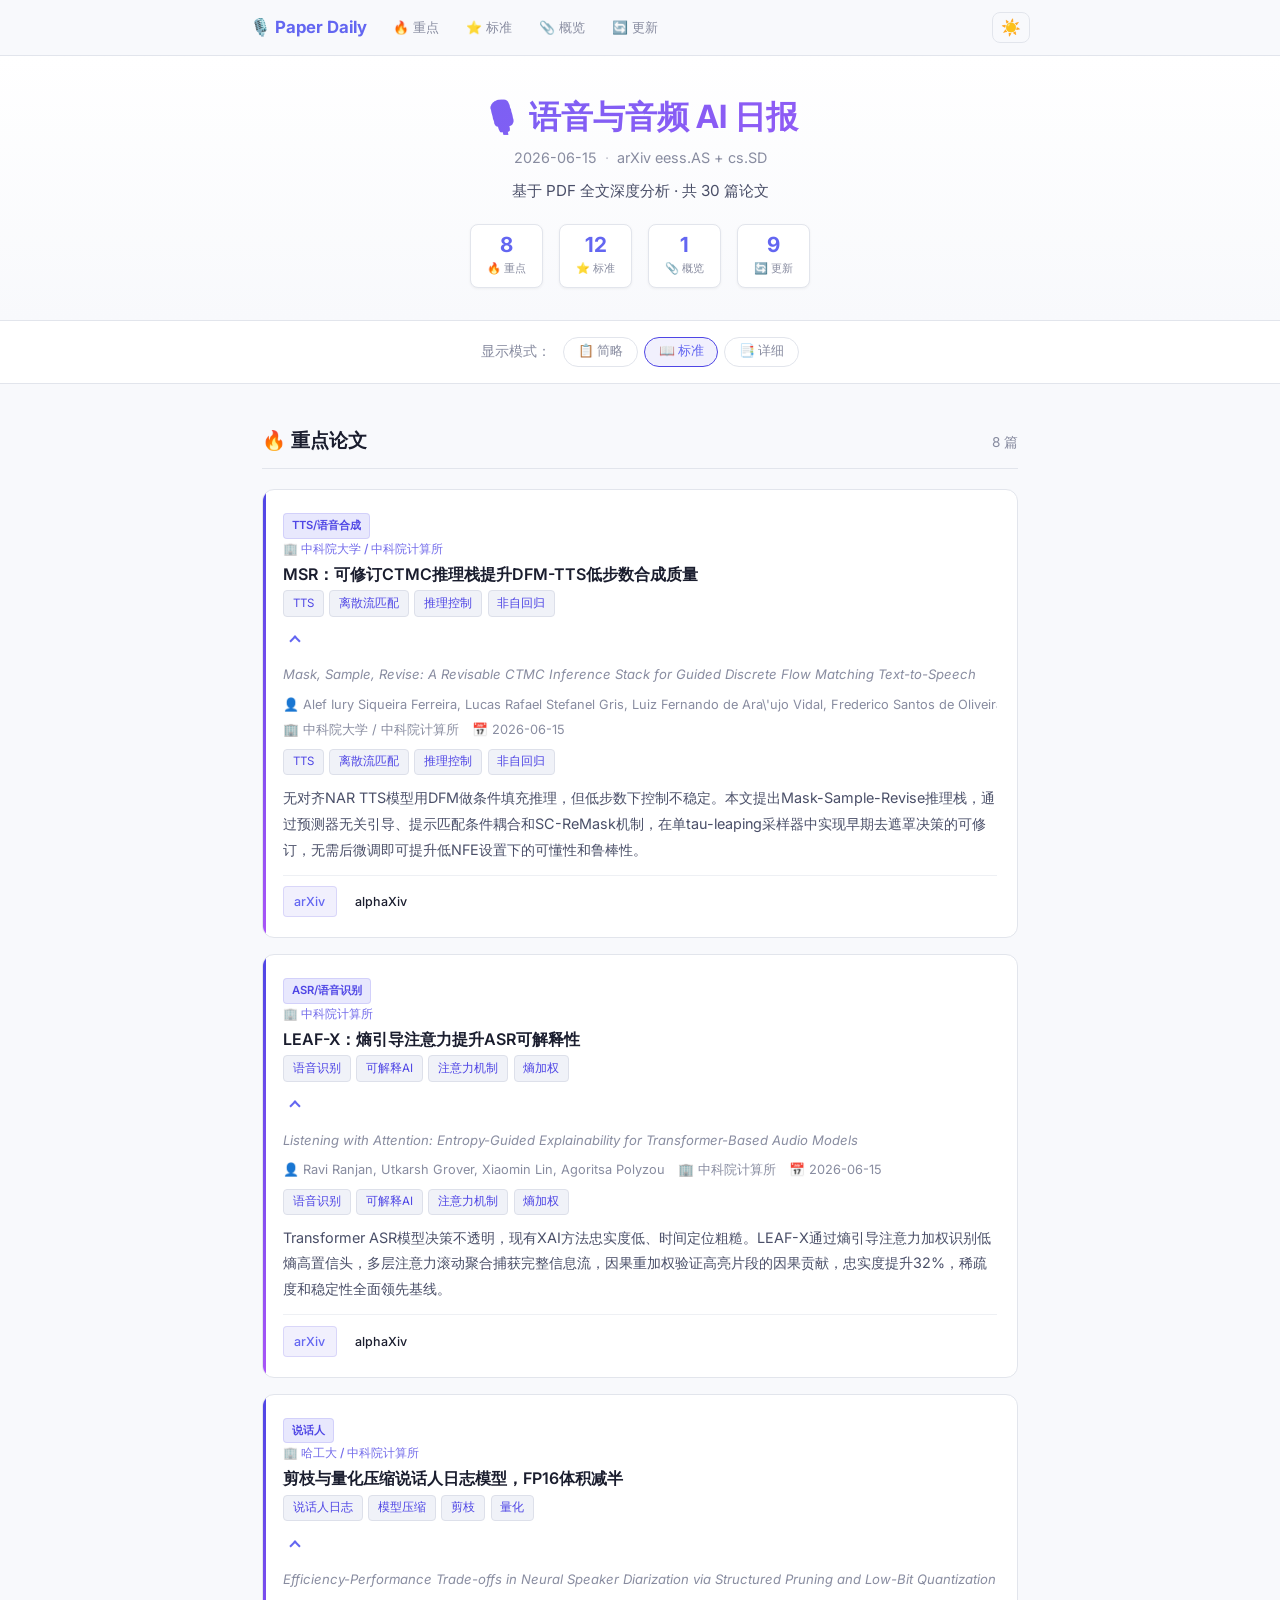
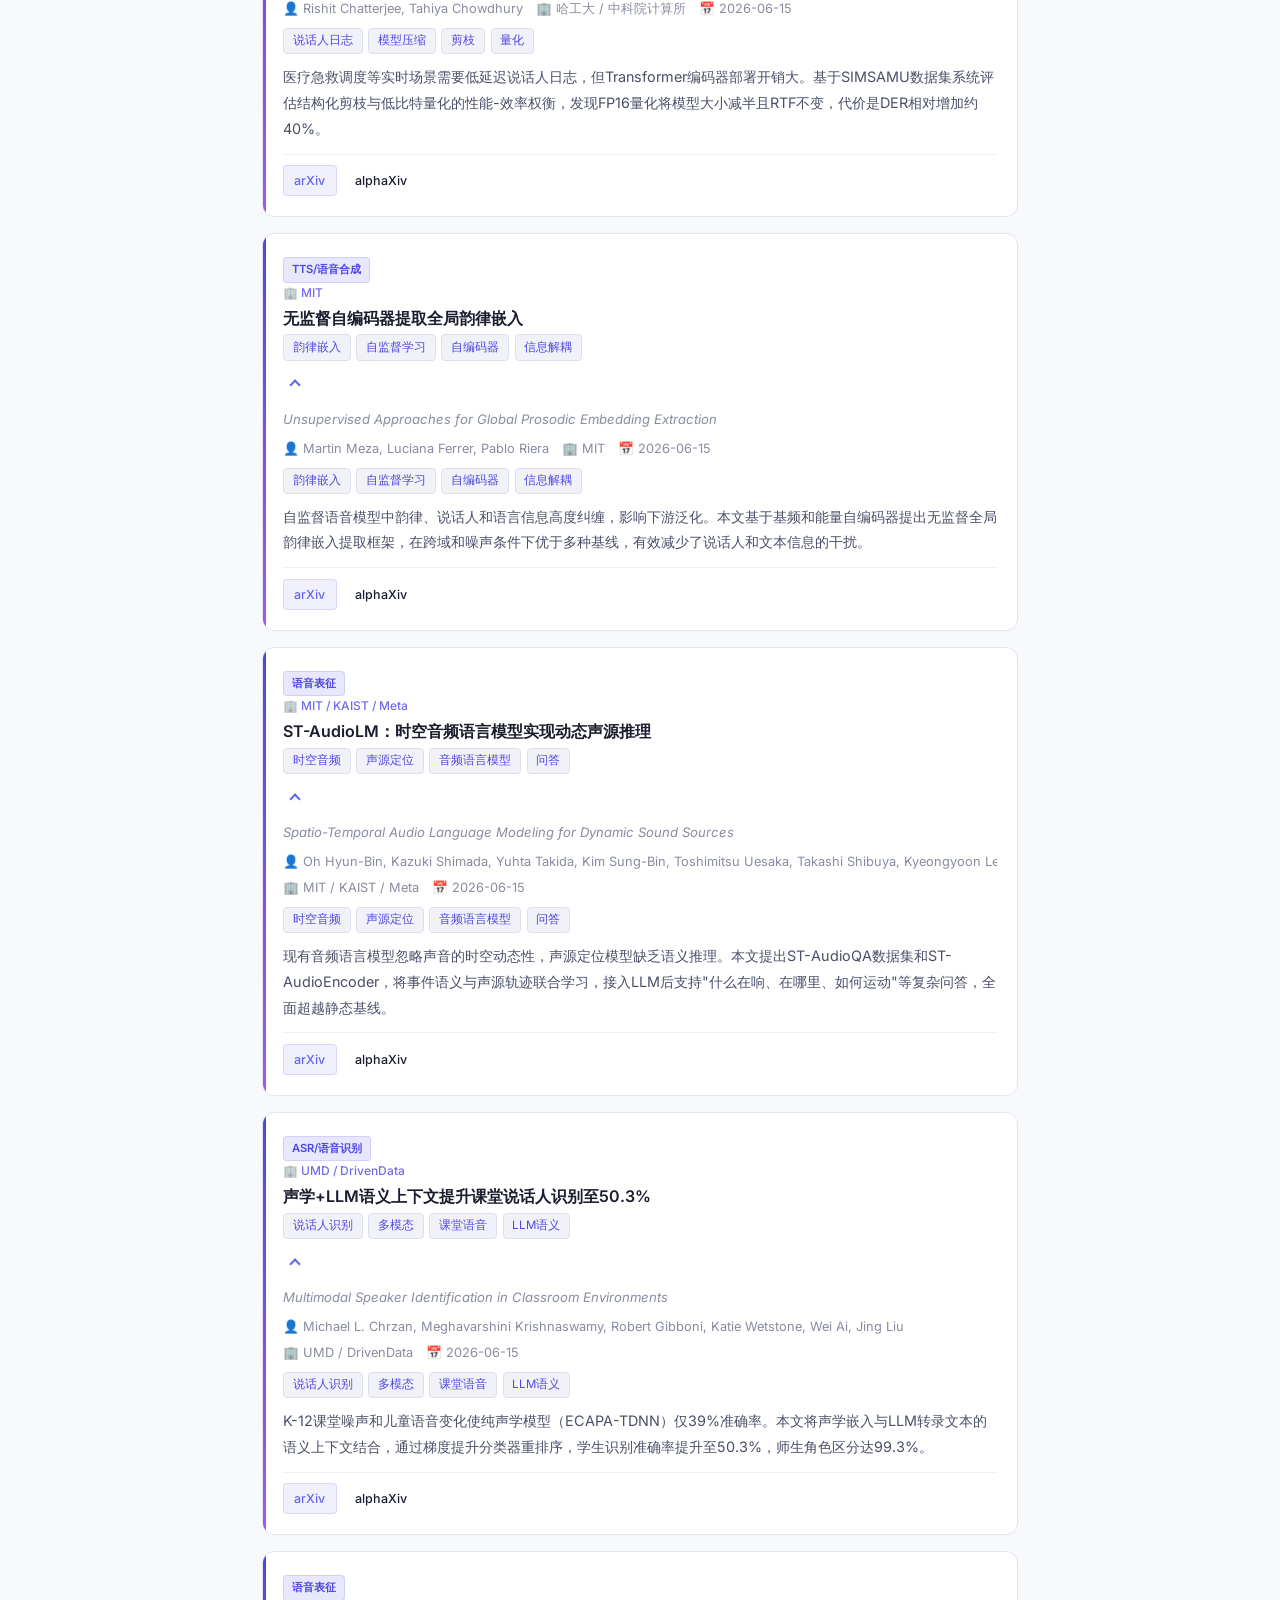
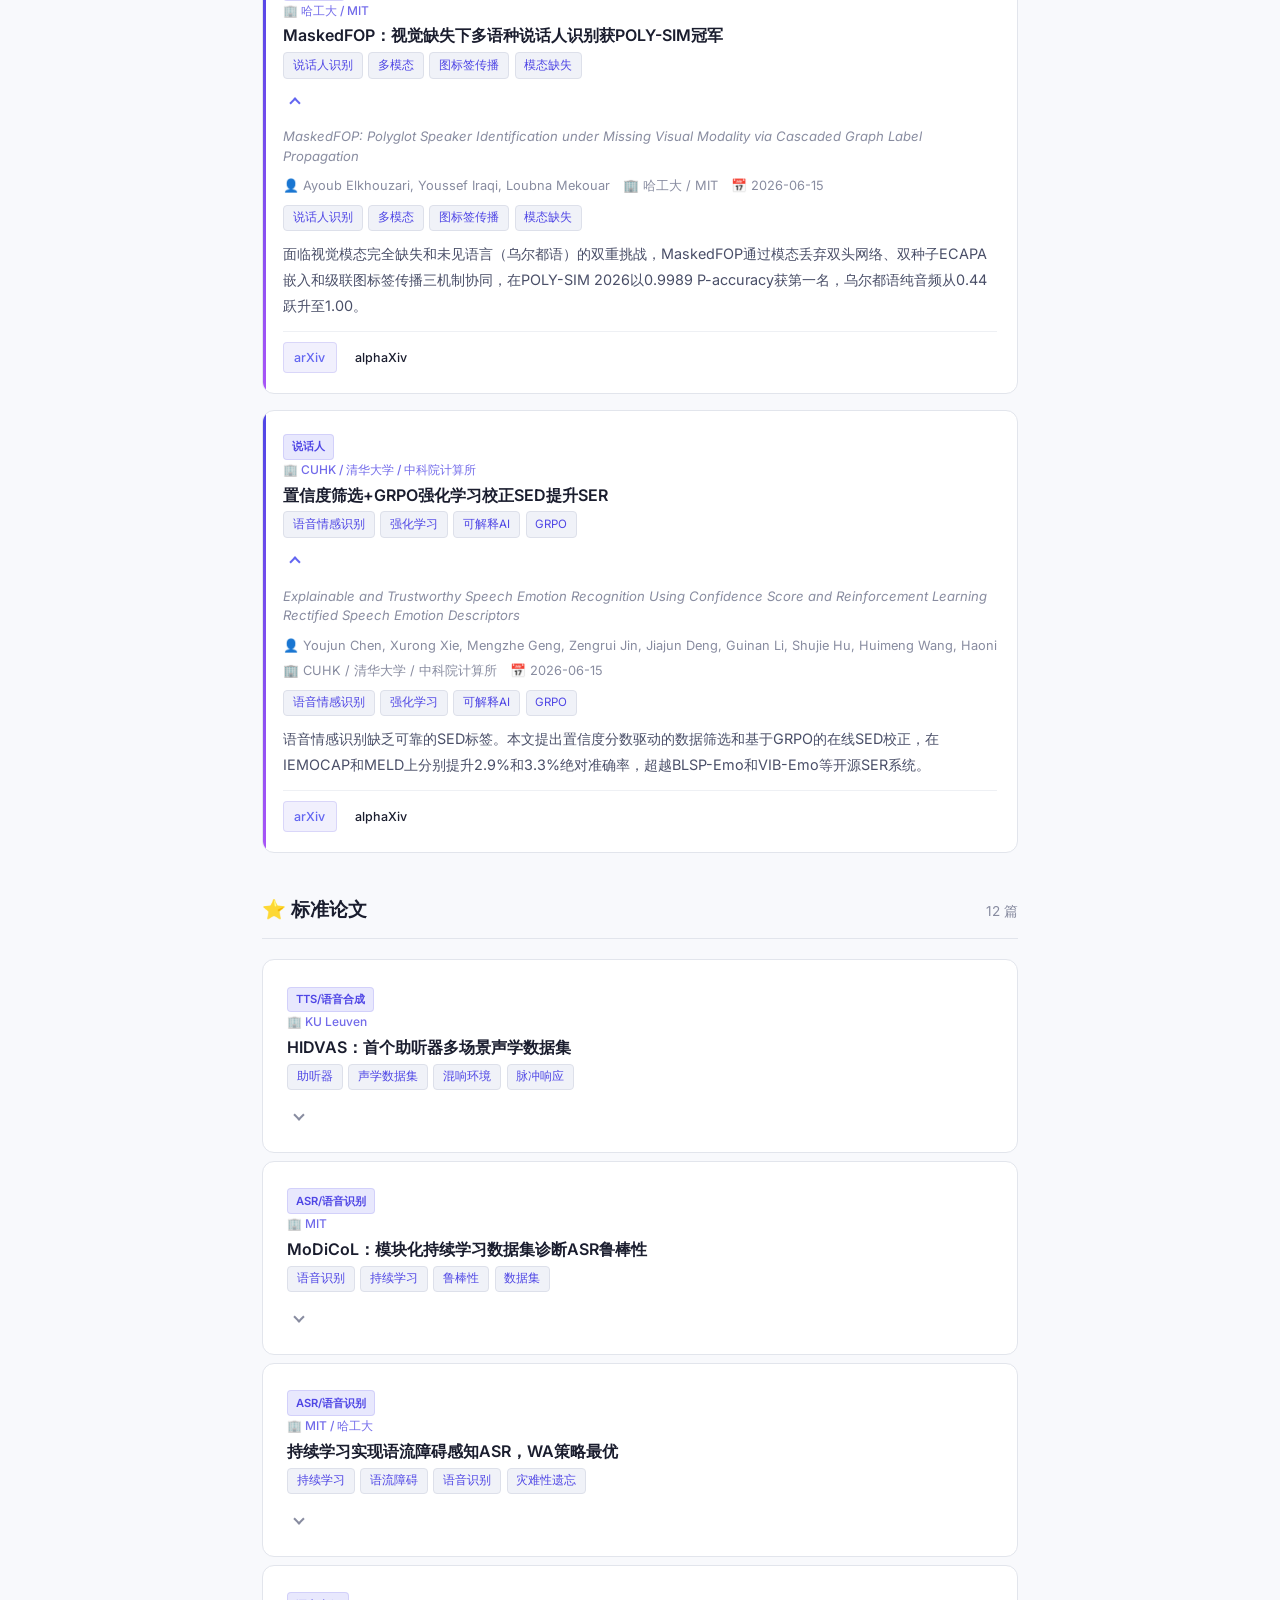
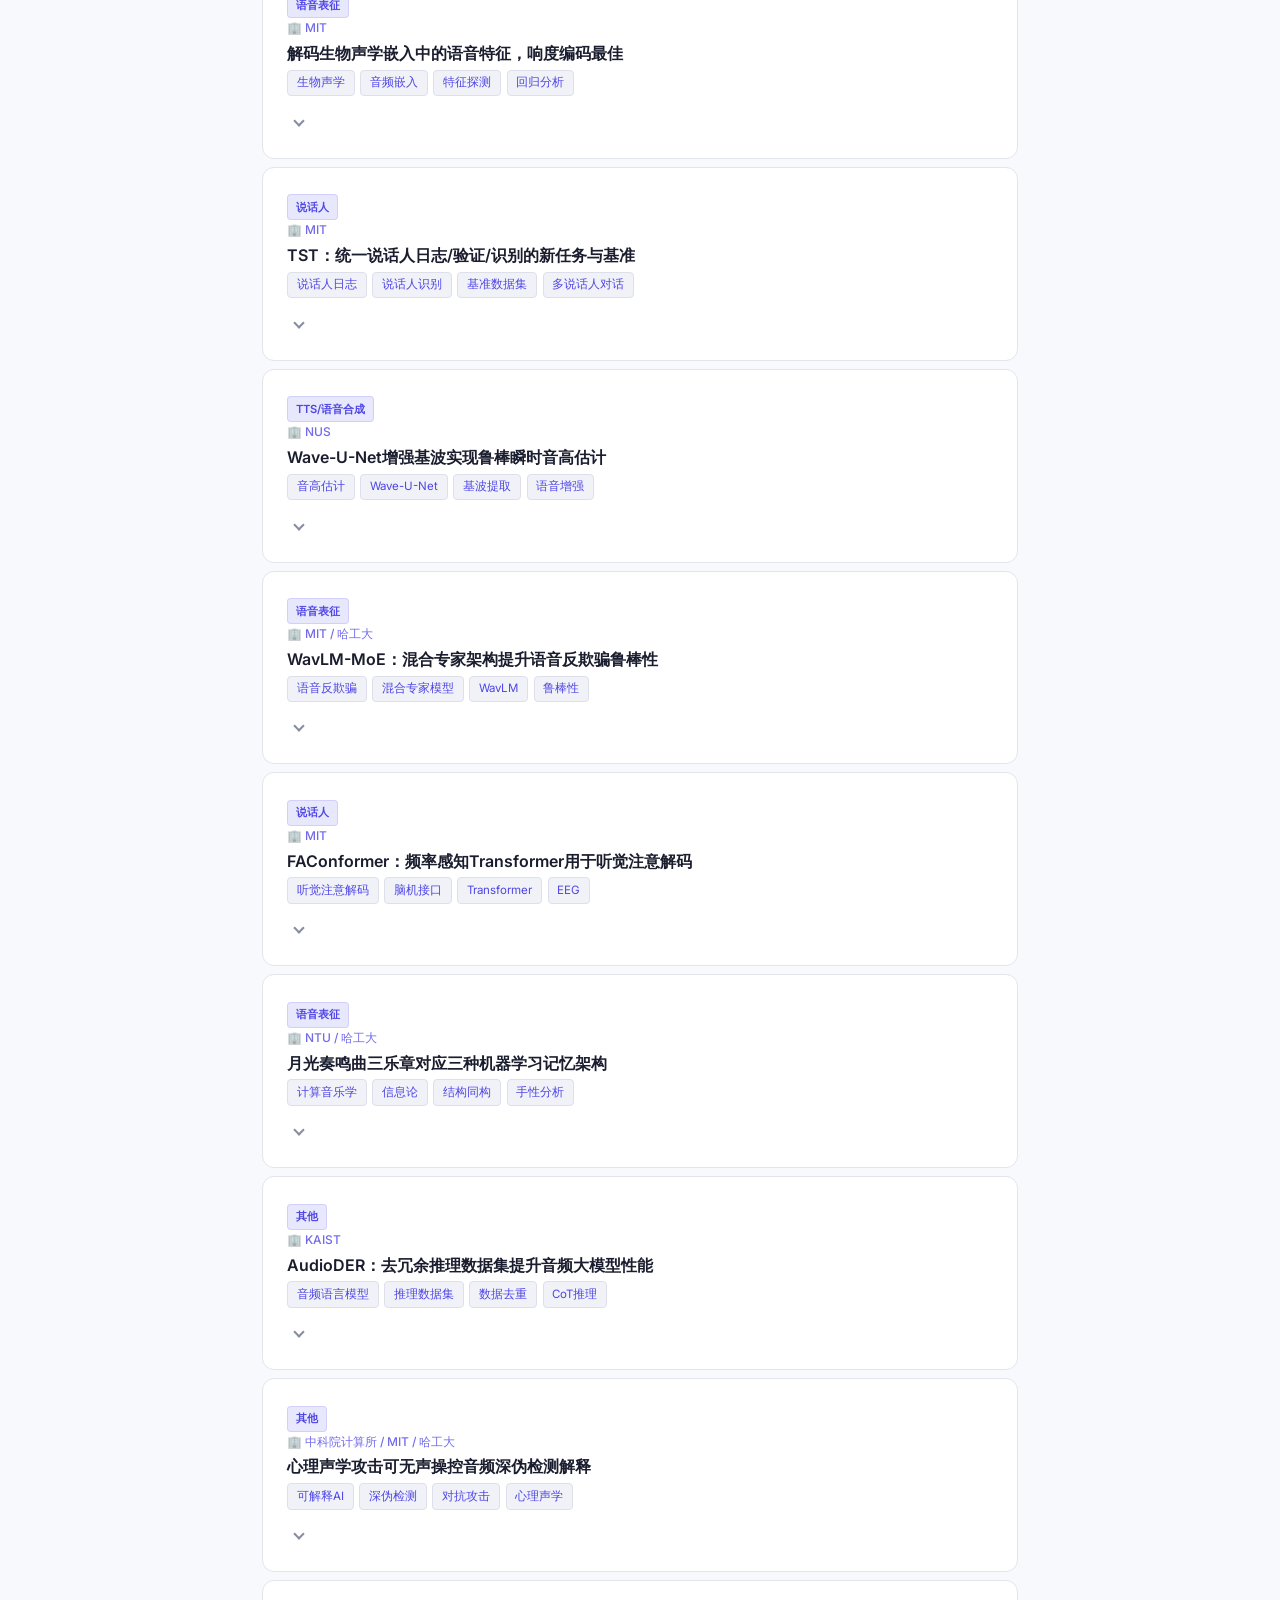
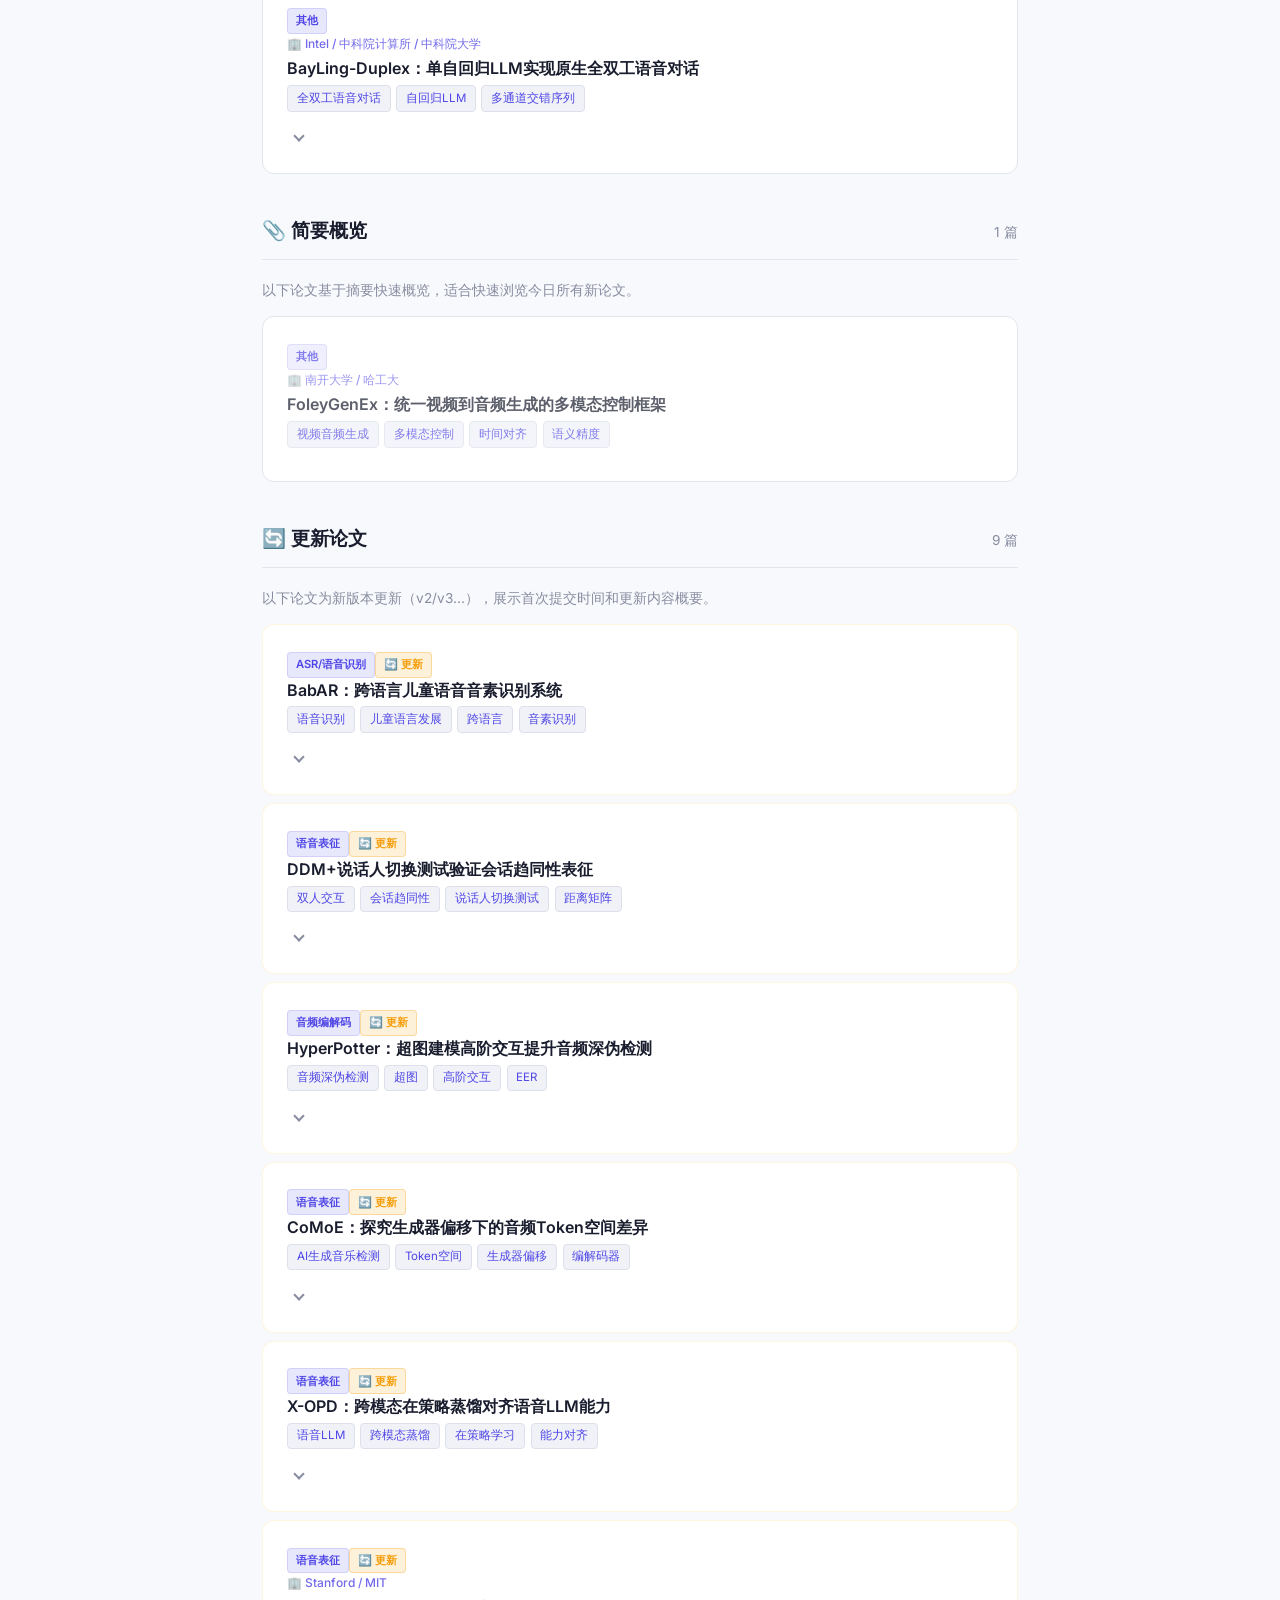
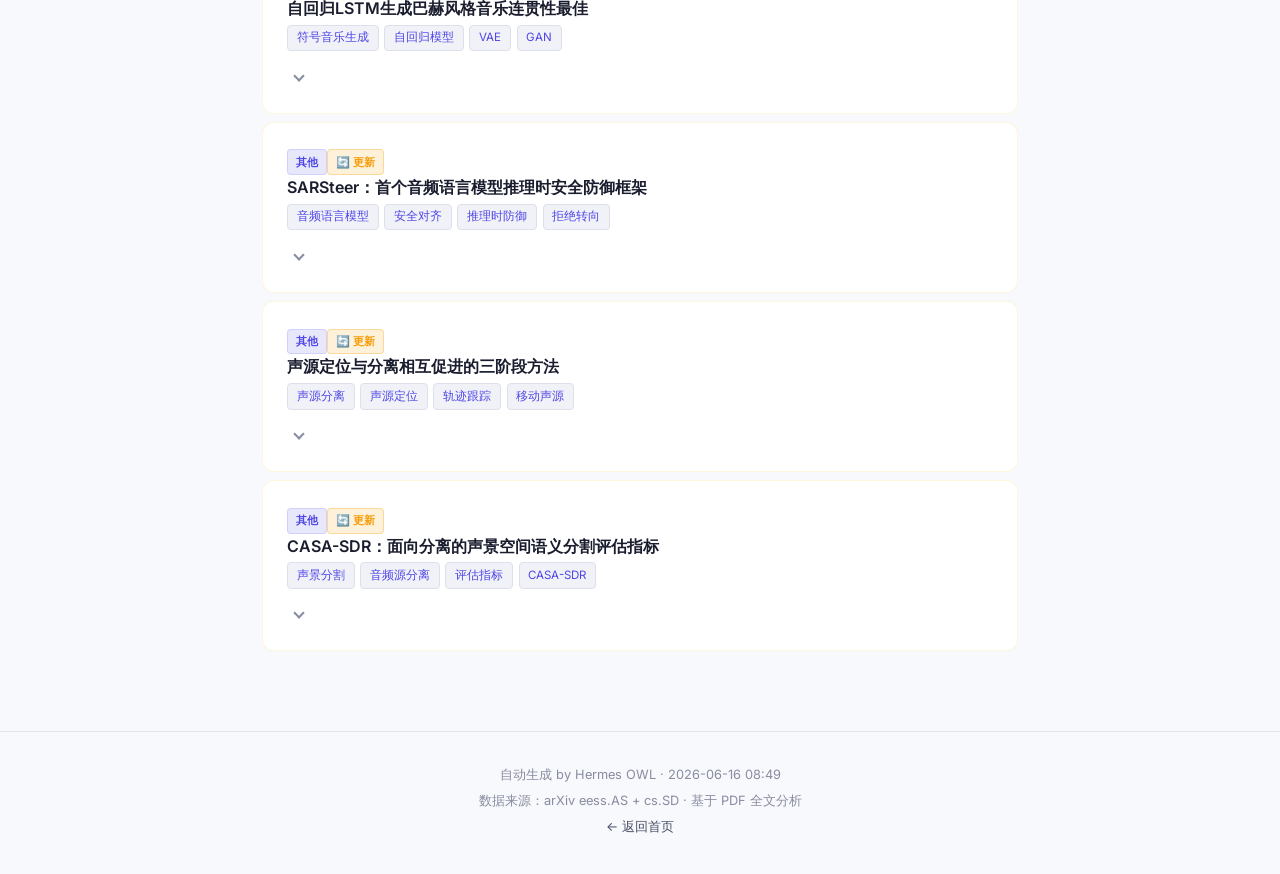
<file: daily/2026-06-15/index.html>
<!DOCTYPE html>
<html lang="zh-CN">
<head>
  <meta charset="UTF-8">
  <meta name="viewport" content="width=device-width, initial-scale=1.0, maximum-scale=5.0">
  <meta name="theme-color" content="#0a0a12">
  <title>语音与音频 AI 日报 · 2026-06-15</title>
  <link rel="preconnect" href="https://fonts.googleapis.com">
  <link rel="preconnect" href="https://fonts.gstatic.com" crossorigin>
  <link href="https://fonts.googleapis.com/css2?family=Inter:wght@400;500;600;700&family=JetBrains+Mono:wght@400;500&display=swap" rel="stylesheet">
  <link rel="stylesheet" href="../../assets/css/style.css">
</head>
<body data-theme="dark">
<nav class="topnav" id="topnav">
  <div class="topnav-inner">
    <a href="../../index.html" class="topnav-brand">🎙️ Paper Daily</a>
    <div class="topnav-links"><a href="#topic-重点论文" class="topnav-link">🔥 重点</a> <a href="#topic-标准论文" class="topnav-link">⭐ 标准</a> <a href="#topic-简要概览" class="topnav-link">📎 概览</a> <a href="#topic-更新论文" class="topnav-link">🔄 更新</a></div>
    <button class="theme-toggle" id="themeToggle" aria-label="切换主题">🌙</button>
  </div>
</nav>
<header class="hero">
  <div class="hero-content">
    <h1 class="hero-title">🎙️ 语音与音频 AI 日报</h1>
    <div class="hero-meta">
      <span class="hero-date">2026-06-15</span>
      <span class="hero-dot">·</span>
      <span class="hero-source">arXiv eess.AS + cs.SD</span>
    </div>
    <p class="hero-desc">基于 PDF 全文深度分析 · 共 30 篇论文</p>
    <div class="stats-row">
      <div class="stat-box"><span class="stat-num">8</span><span class="stat-lbl">🔥 重点</span></div>
      <div class="stat-box"><span class="stat-num">12</span><span class="stat-lbl">⭐ 标准</span></div>
      <div class="stat-box"><span class="stat-num">1</span><span class="stat-lbl">📎 概览</span></div>
      <div class="stat-box"><span class="stat-num">9</span><span class="stat-lbl">🔄 更新</span></div>
    </div>
  </div>
</header>
<div class="mode-bar">  <span class="mode-label">显示模式：</span>  <div class="mode-buttons">    <button class="mode-btn" data-mode="brief" onclick="setMode('brief')">📋 简略</button>    <button class="mode-btn active" data-mode="normal" onclick="setMode('normal')">📖 标准</button>    <button class="mode-btn" data-mode="full" onclick="setMode('full')">📑 详细</button>  </div></div>
<main class="main-content">
  <section class="section" id="topic-重点论文">
    <div class="section-header">
      <h2 class="section-title">🔥 重点论文</h2>
      <span class="section-count">8 篇</span>
    </div>
    <article class="paper-card tier-hot expanded" id="2606-13989" data-arxiv-id="2606.13989" data-tier="hot" data-has-detail="true" data-is-replace="false">      <div class="paper-header" onclick="togglePaper(this)">        <div class="paper-collapse"><div class="paper-collapse"><span class="topic-badge">TTS/语音合成</span><div class="paper-affil">🏢 中科院大学 / 中科院计算所</div>  <div class="paper-one-liner"><span class="one-liner-text">MSR：可修订CTMC推理栈提升DFM-TTS低步数合成质量</span></div><div class="tags-row tags-collapse"><span class="tag tag-sm">TTS</span><span class="tag tag-sm">离散流匹配</span><span class="tag tag-sm">推理控制</span><span class="tag tag-sm">非自回归</span></div></div><span class="expand-icon" aria-hidden="true"></span></div>      </div>      <div class="paper-body">        <div class="paper-title-en">Mask, Sample, Revise: A Revisable CTMC Inference Stack for Guided Discrete Flow Matching Text-to-Speech</div>        <div class="paper-meta"><span class="meta-author">👤 Alef Iury Siqueira Ferreira, Lucas Rafael Stefanel Gris, Luiz Fernando de Ara\&#x27;ujo Vidal, Frederico Santos de Oliveira, Christopher Dane Shulby, Anderson da Silva Soares, Arlindo Rodrigues Galv\~ao Filho</span><span class="meta-affil">🏢 中科院大学 / 中科院计算所</span><span class="meta-date">📅 2026-06-15</span></div>        <div class="tags-row"><span class="tag">TTS</span><span class="tag">离散流匹配</span><span class="tag">推理控制</span><span class="tag">非自回归</span></div>        <div class="paper-overview"><p>无对齐NAR TTS模型用DFM做条件填充推理，但低步数下控制不稳定。本文提出Mask-Sample-Revise推理栈，通过预测器无关引导、提示匹配条件耦合和SC-ReMask机制，在单tau-leaping采样器中实现早期去遮罩决策的可修订，无需后微调即可提升低NFE设置下的可懂性和鲁棒性。</p></div>                <div class="paper-links"><a href="https://arxiv.org/abs/2606.13989" target="_blank" rel="noopener" class="link-btn link-arxiv">arXiv</a><a href="https://www.alphaxiv.org/abs/2606.13989" target="_blank" rel="noopener" class="link-btn link-alphaxiv">alphaXiv</a></div>      </div>    </article>
    <article class="paper-card tier-hot expanded" id="2606-14647" data-arxiv-id="2606.14647" data-tier="hot" data-has-detail="true" data-is-replace="false">      <div class="paper-header" onclick="togglePaper(this)">        <div class="paper-collapse"><div class="paper-collapse"><span class="topic-badge">ASR/语音识别</span><div class="paper-affil">🏢 中科院计算所</div>  <div class="paper-one-liner"><span class="one-liner-text">LEAF-X：熵引导注意力提升ASR可解释性</span></div><div class="tags-row tags-collapse"><span class="tag tag-sm">语音识别</span><span class="tag tag-sm">可解释AI</span><span class="tag tag-sm">注意力机制</span><span class="tag tag-sm">熵加权</span></div></div><span class="expand-icon" aria-hidden="true"></span></div>      </div>      <div class="paper-body">        <div class="paper-title-en">Listening with Attention: Entropy-Guided Explainability for Transformer-Based Audio Models</div>        <div class="paper-meta"><span class="meta-author">👤 Ravi Ranjan, Utkarsh Grover, Xiaomin Lin, Agoritsa Polyzou</span><span class="meta-affil">🏢 中科院计算所</span><span class="meta-date">📅 2026-06-15</span></div>        <div class="tags-row"><span class="tag">语音识别</span><span class="tag">可解释AI</span><span class="tag">注意力机制</span><span class="tag">熵加权</span></div>        <div class="paper-overview"><p>Transformer ASR模型决策不透明，现有XAI方法忠实度低、时间定位粗糙。LEAF-X通过熵引导注意力加权识别低熵高置信头，多层注意力滚动聚合捕获完整信息流，因果重加权验证高亮片段的因果贡献，忠实度提升32%，稀疏度和稳定性全面领先基线。</p></div>                <div class="paper-links"><a href="https://arxiv.org/abs/2606.14647" target="_blank" rel="noopener" class="link-btn link-arxiv">arXiv</a><a href="https://www.alphaxiv.org/abs/2606.14647" target="_blank" rel="noopener" class="link-btn link-alphaxiv">alphaXiv</a></div>      </div>    </article>
    <article class="paper-card tier-hot expanded" id="2606-14030" data-arxiv-id="2606.14030" data-tier="hot" data-has-detail="true" data-is-replace="false">      <div class="paper-header" onclick="togglePaper(this)">        <div class="paper-collapse"><div class="paper-collapse"><span class="topic-badge">说话人</span><div class="paper-affil">🏢 哈工大 / 中科院计算所</div>  <div class="paper-one-liner"><span class="one-liner-text">剪枝与量化压缩说话人日志模型，FP16体积减半</span></div><div class="tags-row tags-collapse"><span class="tag tag-sm">说话人日志</span><span class="tag tag-sm">模型压缩</span><span class="tag tag-sm">剪枝</span><span class="tag tag-sm">量化</span></div></div><span class="expand-icon" aria-hidden="true"></span></div>      </div>      <div class="paper-body">        <div class="paper-title-en">Efficiency-Performance Trade-offs in Neural Speaker Diarization via Structured Pruning and Low-Bit Quantization</div>        <div class="paper-meta"><span class="meta-author">👤 Rishit Chatterjee, Tahiya Chowdhury</span><span class="meta-affil">🏢 哈工大 / 中科院计算所</span><span class="meta-date">📅 2026-06-15</span></div>        <div class="tags-row"><span class="tag">说话人日志</span><span class="tag">模型压缩</span><span class="tag">剪枝</span><span class="tag">量化</span></div>        <div class="paper-overview"><p>医疗急救调度等实时场景需要低延迟说话人日志，但Transformer编码器部署开销大。基于SIMSAMU数据集系统评估结构化剪枝与低比特量化的性能-效率权衡，发现FP16量化将模型大小减半且RTF不变，代价是DER相对增加约40%。</p></div>                <div class="paper-links"><a href="https://arxiv.org/abs/2606.14030" target="_blank" rel="noopener" class="link-btn link-arxiv">arXiv</a><a href="https://www.alphaxiv.org/abs/2606.14030" target="_blank" rel="noopener" class="link-btn link-alphaxiv">alphaXiv</a></div>      </div>    </article>
    <article class="paper-card tier-hot expanded" id="2606-14004" data-arxiv-id="2606.14004" data-tier="hot" data-has-detail="true" data-is-replace="false">      <div class="paper-header" onclick="togglePaper(this)">        <div class="paper-collapse"><div class="paper-collapse"><span class="topic-badge">TTS/语音合成</span><div class="paper-affil">🏢 MIT</div>  <div class="paper-one-liner"><span class="one-liner-text">无监督自编码器提取全局韵律嵌入</span></div><div class="tags-row tags-collapse"><span class="tag tag-sm">韵律嵌入</span><span class="tag tag-sm">自监督学习</span><span class="tag tag-sm">自编码器</span><span class="tag tag-sm">信息解耦</span></div></div><span class="expand-icon" aria-hidden="true"></span></div>      </div>      <div class="paper-body">        <div class="paper-title-en">Unsupervised Approaches for Global Prosodic Embedding Extraction</div>        <div class="paper-meta"><span class="meta-author">👤 Martin Meza, Luciana Ferrer, Pablo Riera</span><span class="meta-affil">🏢 MIT</span><span class="meta-date">📅 2026-06-15</span></div>        <div class="tags-row"><span class="tag">韵律嵌入</span><span class="tag">自监督学习</span><span class="tag">自编码器</span><span class="tag">信息解耦</span></div>        <div class="paper-overview"><p>自监督语音模型中韵律、说话人和语言信息高度纠缠，影响下游泛化。本文基于基频和能量自编码器提出无监督全局韵律嵌入提取框架，在跨域和噪声条件下优于多种基线，有效减少了说话人和文本信息的干扰。</p></div>                <div class="paper-links"><a href="https://arxiv.org/abs/2606.14004" target="_blank" rel="noopener" class="link-btn link-arxiv">arXiv</a><a href="https://www.alphaxiv.org/abs/2606.14004" target="_blank" rel="noopener" class="link-btn link-alphaxiv">alphaXiv</a></div>      </div>    </article>
    <article class="paper-card tier-hot expanded" id="2606-14141" data-arxiv-id="2606.14141" data-tier="hot" data-has-detail="true" data-is-replace="false">      <div class="paper-header" onclick="togglePaper(this)">        <div class="paper-collapse"><div class="paper-collapse"><span class="topic-badge">语音表征</span><div class="paper-affil">🏢 MIT / KAIST / Meta</div>  <div class="paper-one-liner"><span class="one-liner-text">ST-AudioLM：时空音频语言模型实现动态声源推理</span></div><div class="tags-row tags-collapse"><span class="tag tag-sm">时空音频</span><span class="tag tag-sm">声源定位</span><span class="tag tag-sm">音频语言模型</span><span class="tag tag-sm">问答</span></div></div><span class="expand-icon" aria-hidden="true"></span></div>      </div>      <div class="paper-body">        <div class="paper-title-en">Spatio-Temporal Audio Language Modeling for Dynamic Sound Sources</div>        <div class="paper-meta"><span class="meta-author">👤 Oh Hyun-Bin, Kazuki Shimada, Yuhta Takida, Kim Sung-Bin, Toshimitsu Uesaka, Takashi Shibuya, Kyeongyoon Lee, Tae-Hyun Oh, Yuki Mitsufuji</span><span class="meta-affil">🏢 MIT / KAIST / Meta</span><span class="meta-date">📅 2026-06-15</span></div>        <div class="tags-row"><span class="tag">时空音频</span><span class="tag">声源定位</span><span class="tag">音频语言模型</span><span class="tag">问答</span></div>        <div class="paper-overview"><p>现有音频语言模型忽略声音的时空动态性，声源定位模型缺乏语义推理。本文提出ST-AudioQA数据集和ST-AudioEncoder，将事件语义与声源轨迹联合学习，接入LLM后支持&quot;什么在响、在哪里、如何运动&quot;等复杂问答，全面超越静态基线。</p></div>                <div class="paper-links"><a href="https://arxiv.org/abs/2606.14141" target="_blank" rel="noopener" class="link-btn link-arxiv">arXiv</a><a href="https://www.alphaxiv.org/abs/2606.14141" target="_blank" rel="noopener" class="link-btn link-alphaxiv">alphaXiv</a></div>      </div>    </article>
    <article class="paper-card tier-hot expanded" id="2606-13712" data-arxiv-id="2606.13712" data-tier="hot" data-has-detail="true" data-is-replace="false">      <div class="paper-header" onclick="togglePaper(this)">        <div class="paper-collapse"><div class="paper-collapse"><span class="topic-badge">ASR/语音识别</span><div class="paper-affil">🏢 UMD / DrivenData</div>  <div class="paper-one-liner"><span class="one-liner-text">声学+LLM语义上下文提升课堂说话人识别至50.3%</span></div><div class="tags-row tags-collapse"><span class="tag tag-sm">说话人识别</span><span class="tag tag-sm">多模态</span><span class="tag tag-sm">课堂语音</span><span class="tag tag-sm">LLM语义</span></div></div><span class="expand-icon" aria-hidden="true"></span></div>      </div>      <div class="paper-body">        <div class="paper-title-en">Multimodal Speaker Identification in Classroom Environments</div>        <div class="paper-meta"><span class="meta-author">👤 Michael L. Chrzan, Meghavarshini Krishnaswamy, Robert Gibboni, Katie Wetstone, Wei Ai, Jing Liu</span><span class="meta-affil">🏢 UMD / DrivenData</span><span class="meta-date">📅 2026-06-15</span></div>        <div class="tags-row"><span class="tag">说话人识别</span><span class="tag">多模态</span><span class="tag">课堂语音</span><span class="tag">LLM语义</span></div>        <div class="paper-overview"><p>K-12课堂噪声和儿童语音变化使纯声学模型（ECAPA-TDNN）仅39%准确率。本文将声学嵌入与LLM转录文本的语义上下文结合，通过梯度提升分类器重排序，学生识别准确率提升至50.3%，师生角色区分达99.3%。</p></div>                <div class="paper-links"><a href="https://arxiv.org/abs/2606.13712" target="_blank" rel="noopener" class="link-btn link-arxiv">arXiv</a><a href="https://www.alphaxiv.org/abs/2606.13712" target="_blank" rel="noopener" class="link-btn link-alphaxiv">alphaXiv</a></div>      </div>    </article>
    <article class="paper-card tier-hot expanded" id="2606-14321" data-arxiv-id="2606.14321" data-tier="hot" data-has-detail="true" data-is-replace="false">      <div class="paper-header" onclick="togglePaper(this)">        <div class="paper-collapse"><div class="paper-collapse"><span class="topic-badge">语音表征</span><div class="paper-affil">🏢 哈工大 / MIT</div>  <div class="paper-one-liner"><span class="one-liner-text">MaskedFOP：视觉缺失下多语种说话人识别获POLY-SIM冠军</span></div><div class="tags-row tags-collapse"><span class="tag tag-sm">说话人识别</span><span class="tag tag-sm">多模态</span><span class="tag tag-sm">图标签传播</span><span class="tag tag-sm">模态缺失</span></div></div><span class="expand-icon" aria-hidden="true"></span></div>      </div>      <div class="paper-body">        <div class="paper-title-en">MaskedFOP: Polyglot Speaker Identification under Missing Visual Modality via Cascaded Graph Label Propagation</div>        <div class="paper-meta"><span class="meta-author">👤 Ayoub Elkhouzari, Youssef Iraqi, Loubna Mekouar</span><span class="meta-affil">🏢 哈工大 / MIT</span><span class="meta-date">📅 2026-06-15</span></div>        <div class="tags-row"><span class="tag">说话人识别</span><span class="tag">多模态</span><span class="tag">图标签传播</span><span class="tag">模态缺失</span></div>        <div class="paper-overview"><p>面临视觉模态完全缺失和未见语言（乌尔都语）的双重挑战，MaskedFOP通过模态丢弃双头网络、双种子ECAPA嵌入和级联图标签传播三机制协同，在POLY-SIM 2026以0.9989 P-accuracy获第一名，乌尔都语纯音频从0.44跃升至1.00。</p></div>                <div class="paper-links"><a href="https://arxiv.org/abs/2606.14321" target="_blank" rel="noopener" class="link-btn link-arxiv">arXiv</a><a href="https://www.alphaxiv.org/abs/2606.14321" target="_blank" rel="noopener" class="link-btn link-alphaxiv">alphaXiv</a></div>      </div>    </article>
    <article class="paper-card tier-hot expanded" id="2606-14086" data-arxiv-id="2606.14086" data-tier="hot" data-has-detail="true" data-is-replace="false">      <div class="paper-header" onclick="togglePaper(this)">        <div class="paper-collapse"><div class="paper-collapse"><span class="topic-badge">说话人</span><div class="paper-affil">🏢 CUHK / 清华大学 / 中科院计算所</div>  <div class="paper-one-liner"><span class="one-liner-text">置信度筛选+GRPO强化学习校正SED提升SER</span></div><div class="tags-row tags-collapse"><span class="tag tag-sm">语音情感识别</span><span class="tag tag-sm">强化学习</span><span class="tag tag-sm">可解释AI</span><span class="tag tag-sm">GRPO</span></div></div><span class="expand-icon" aria-hidden="true"></span></div>      </div>      <div class="paper-body">        <div class="paper-title-en">Explainable and Trustworthy Speech Emotion Recognition Using Confidence Score and Reinforcement Learning Rectified Speech Emotion Descriptors</div>        <div class="paper-meta"><span class="meta-author">👤 Youjun Chen, Xurong Xie, Mengzhe Geng, Zengrui Jin, Jiajun Deng, Guinan Li, Shujie Hu, Huimeng Wang, Haoning Xu, Chengxi Deng, Bowen Zhang, Xunying Liu</span><span class="meta-affil">🏢 CUHK / 清华大学 / 中科院计算所</span><span class="meta-date">📅 2026-06-15</span></div>        <div class="tags-row"><span class="tag">语音情感识别</span><span class="tag">强化学习</span><span class="tag">可解释AI</span><span class="tag">GRPO</span></div>        <div class="paper-overview"><p>语音情感识别缺乏可靠的SED标签。本文提出置信度分数驱动的数据筛选和基于GRPO的在线SED校正，在IEMOCAP和MELD上分别提升2.9%和3.3%绝对准确率，超越BLSP-Emo和VIB-Emo等开源SER系统。</p></div>                <div class="paper-links"><a href="https://arxiv.org/abs/2606.14086" target="_blank" rel="noopener" class="link-btn link-arxiv">arXiv</a><a href="https://www.alphaxiv.org/abs/2606.14086" target="_blank" rel="noopener" class="link-btn link-alphaxiv">alphaXiv</a></div>      </div>    </article>
  </section>
  <section class="section" id="topic-标准论文">
    <div class="section-header">
      <h2 class="section-title">⭐ 标准论文</h2>
      <span class="section-count">12 篇</span>
    </div>
    <article class="paper-card tier-standard" id="2606-14175" data-arxiv-id="2606.14175" data-tier="standard" data-has-detail="true" data-is-replace="false">      <div class="paper-header" onclick="togglePaper(this)">        <div class="paper-collapse"><div class="paper-collapse"><span class="topic-badge">TTS/语音合成</span><div class="paper-affil">🏢 KU Leuven</div>  <div class="paper-one-liner"><span class="one-liner-text">HIDVAS：首个助听器多场景声学数据集</span></div><div class="tags-row tags-collapse"><span class="tag tag-sm">助听器</span><span class="tag tag-sm">声学数据集</span><span class="tag tag-sm">混响环境</span><span class="tag tag-sm">脉冲响应</span></div></div><span class="expand-icon" aria-hidden="true"></span></div>      </div>      <div class="paper-body">        <div class="paper-title-en">HIDVAS: A Hearing Instrument Dataset in Various Acoustical Scenarios for Algorithm Evaluation and Training</div>        <div class="paper-meta"><span class="meta-author">👤 Arnout Roebben, Giuliano Bernardi, Jan Wouters, Toon van Waterschoot, Marc Moonen</span><span class="meta-affil">🏢 KU Leuven</span><span class="meta-date">📅 2026-06-15</span></div>        <div class="tags-row"><span class="tag">助听器</span><span class="tag">声学数据集</span><span class="tag">混响环境</span><span class="tag">脉冲响应</span></div>        <div class="paper-overview"><p>构建了首个专为助听器设计的综合性声学数据集，使用人工头搭载双侧BTE助听器外壳，在4种耳塞类型和4种混响条件下系统采集脉冲响应和多类音频信号，填补真实硬件闭环下助听器多场景数据空白。</p></div>                <div class="paper-links"><a href="https://arxiv.org/abs/2606.14175" target="_blank" rel="noopener" class="link-btn link-arxiv">arXiv</a><a href="https://www.alphaxiv.org/abs/2606.14175" target="_blank" rel="noopener" class="link-btn link-alphaxiv">alphaXiv</a></div>      </div>    </article>
    <article class="paper-card tier-standard" id="2606-14459" data-arxiv-id="2606.14459" data-tier="standard" data-has-detail="true" data-is-replace="false">      <div class="paper-header" onclick="togglePaper(this)">        <div class="paper-collapse"><div class="paper-collapse"><span class="topic-badge">ASR/语音识别</span><div class="paper-affil">🏢 MIT</div>  <div class="paper-one-liner"><span class="one-liner-text">MoDiCoL：模块化持续学习数据集诊断ASR鲁棒性</span></div><div class="tags-row tags-collapse"><span class="tag tag-sm">语音识别</span><span class="tag tag-sm">持续学习</span><span class="tag tag-sm">鲁棒性</span><span class="tag tag-sm">数据集</span></div></div><span class="expand-icon" aria-hidden="true"></span></div>      </div>      <div class="paper-body">        <div class="paper-title-en">MoDiCoL: A Modular Diagnostic Continual Learning Dataset for Robust Speech Recognition</div>        <div class="paper-meta"><span class="meta-author">👤 Theresa Pekarek Rosin, Matthias Kerzel, Stefan Wermter</span><span class="meta-affil">🏢 MIT</span><span class="meta-date">📅 2026-06-15</span><span class="meta-venue">📌 跨领域</span></div>        <div class="tags-row"><span class="tag">语音识别</span><span class="tag">持续学习</span><span class="tag">鲁棒性</span><span class="tag">数据集</span></div>        <div class="paper-overview"><p>现有ASR数据集孤立评估单一因素，忽略现实中共现复杂性。MoDiCoL覆盖语言内容、说话者特征和声学环境三大类11个因子，设计真实场景启发的持续学习课程，证明持续学习不仅能保持鲁棒性还可作为诊断工具。</p></div>                <div class="paper-links"><a href="https://arxiv.org/abs/2606.14459" target="_blank" rel="noopener" class="link-btn link-arxiv">arXiv</a><a href="https://www.alphaxiv.org/abs/2606.14459" target="_blank" rel="noopener" class="link-btn link-alphaxiv">alphaXiv</a></div>      </div>    </article>
    <article class="paper-card tier-standard" id="2606-14391" data-arxiv-id="2606.14391" data-tier="standard" data-has-detail="true" data-is-replace="false">      <div class="paper-header" onclick="togglePaper(this)">        <div class="paper-collapse"><div class="paper-collapse"><span class="topic-badge">ASR/语音识别</span><div class="paper-affil">🏢 MIT / 哈工大</div>  <div class="paper-one-liner"><span class="one-liner-text">持续学习实现语流障碍感知ASR，WA策略最优</span></div><div class="tags-row tags-collapse"><span class="tag tag-sm">持续学习</span><span class="tag tag-sm">语流障碍</span><span class="tag tag-sm">语音识别</span><span class="tag tag-sm">灾难性遗忘</span></div></div><span class="expand-icon" aria-hidden="true"></span></div>      </div>      <div class="paper-body">        <div class="paper-title-en">Learning to Hear Hesitation: Continual Learning for Disfluency-Aware ASR</div>        <div class="paper-meta"><span class="meta-author">👤 Henri-Leon Kordt, Theresa Pekarek Rosin, Jae Hee Lee, Stefan Wermter</span><span class="meta-affil">🏢 MIT / 哈工大</span><span class="meta-date">📅 2026-06-15</span><span class="meta-venue">📌 跨领域</span></div>        <div class="tags-row"><span class="tag">持续学习</span><span class="tag">语流障碍</span><span class="tag">语音识别</span><span class="tag">灾难性遗忘</span></div>        <div class="paper-overview"><p>ASR系统过滤语流障碍导致信息丢失和幻觉。本文在Whisper-small.en中引入四类语流障碍标记token，通过持续学习在多个数据集上顺序训练避免灾难性遗忘，Weight Averaging策略在pWER和标记F1间取得最优权衡。</p></div>                <div class="paper-links"><a href="https://arxiv.org/abs/2606.14391" target="_blank" rel="noopener" class="link-btn link-arxiv">arXiv</a><a href="https://www.alphaxiv.org/abs/2606.14391" target="_blank" rel="noopener" class="link-btn link-alphaxiv">alphaXiv</a></div>      </div>    </article>
    <article class="paper-card tier-standard" id="2606-14662" data-arxiv-id="2606.14662" data-tier="standard" data-has-detail="true" data-is-replace="false">      <div class="paper-header" onclick="togglePaper(this)">        <div class="paper-collapse"><div class="paper-collapse"><span class="topic-badge">语音表征</span><div class="paper-affil">🏢 MIT</div>  <div class="paper-one-liner"><span class="one-liner-text">解码生物声学嵌入中的语音特征，响度编码最佳</span></div><div class="tags-row tags-collapse"><span class="tag tag-sm">生物声学</span><span class="tag tag-sm">音频嵌入</span><span class="tag tag-sm">特征探测</span><span class="tag tag-sm">回归分析</span></div></div><span class="expand-icon" aria-hidden="true"></span></div>      </div>      <div class="paper-body">        <div class="paper-title-en">Beyond task performance: Decoding bioacoustic embeddings with speech features</div>        <div class="paper-meta"><span class="meta-author">👤 Ines Nolasco, Jules Cauzinille, Marius Miron, Gagan Narula, Milad Alizadeh, Emmanuel Fernandez, Matthieu Geist, Ellen Gilsenan-McMahon, Olivier Pietquin, Emmanuel Chemla, Sara Keen</span><span class="meta-affil">🏢 MIT</span><span class="meta-date">📅 2026-06-15</span><span class="meta-venue">📌 跨领域</span></div>        <div class="tags-row"><span class="tag">生物声学</span><span class="tag">音频嵌入</span><span class="tag">特征探测</span><span class="tag">回归分析</span></div>        <div class="paper-overview"><p>预训练音频嵌入在生物声学中广泛应用，但编码了哪些声学特征尚不明确。通过88个eGeMAPS特征的系统探测，发现响度编码最佳（R²=0.76），F0最难恢复（R²=0.33），拼接嵌入性能最优，为生物声学提供数据驱动的模型选择指导。</p></div>                <div class="paper-links"><a href="https://arxiv.org/abs/2606.14662" target="_blank" rel="noopener" class="link-btn link-arxiv">arXiv</a><a href="https://www.alphaxiv.org/abs/2606.14662" target="_blank" rel="noopener" class="link-btn link-alphaxiv">alphaXiv</a></div>      </div>    </article>
    <article class="paper-card tier-standard" id="2606-14091" data-arxiv-id="2606.14091" data-tier="standard" data-has-detail="true" data-is-replace="false">      <div class="paper-header" onclick="togglePaper(this)">        <div class="paper-collapse"><div class="paper-collapse"><span class="topic-badge">说话人</span><div class="paper-affil">🏢 MIT</div>  <div class="paper-one-liner"><span class="one-liner-text">TST：统一说话人日志/验证/识别的新任务与基准</span></div><div class="tags-row tags-collapse"><span class="tag tag-sm">说话人日志</span><span class="tag tag-sm">说话人识别</span><span class="tag tag-sm">基准数据集</span><span class="tag tag-sm">多说话人对话</span></div></div><span class="expand-icon" aria-hidden="true"></span></div>      </div>      <div class="paper-body">        <div class="paper-title-en">Who Spoke When in Multi-Conversation: Target Speaker Tagging Task and Benchmark</div>        <div class="paper-meta"><span class="meta-author">👤 Minjae Lee, Hee-Soo Heo, Youngki Kwon, Han-Gyu Kim, You Jin Kim, Bong-Jin Lee</span><span class="meta-affil">🏢 MIT</span><span class="meta-date">📅 2026-06-15</span></div>        <div class="tags-row"><span class="tag">说话人日志</span><span class="tag">说话人识别</span><span class="tag">基准数据集</span><span class="tag">多说话人对话</span></div>        <div class="paper-overview"><p>提出目标说话人标注（TST）任务，将说话人日志化、验证和识别统一到端到端流程。构建TST-Bench大规模合成基准（150说话人、300场会话），实验证明专用系统设计显著优于朴素集成方案。</p></div>                <div class="paper-links"><a href="https://arxiv.org/abs/2606.14091" target="_blank" rel="noopener" class="link-btn link-arxiv">arXiv</a><a href="https://www.alphaxiv.org/abs/2606.14091" target="_blank" rel="noopener" class="link-btn link-alphaxiv">alphaXiv</a></div>      </div>    </article>
    <article class="paper-card tier-standard" id="2606-14324" data-arxiv-id="2606.14324" data-tier="standard" data-has-detail="true" data-is-replace="false">      <div class="paper-header" onclick="togglePaper(this)">        <div class="paper-collapse"><div class="paper-collapse"><span class="topic-badge">TTS/语音合成</span><div class="paper-affil">🏢 NUS</div>  <div class="paper-one-liner"><span class="one-liner-text">Wave-U-Net增强基波实现鲁棒瞬时音高估计</span></div><div class="tags-row tags-collapse"><span class="tag tag-sm">音高估计</span><span class="tag tag-sm">Wave-U-Net</span><span class="tag tag-sm">基波提取</span><span class="tag tag-sm">语音增强</span></div></div><span class="expand-icon" aria-hidden="true"></span></div>      </div>      <div class="paper-body">        <div class="paper-title-en">Instantaneous Pitch Estimation via Wave-U-Net-Based Fundamental Waveform Enhancement</div>        <div class="paper-meta"><span class="meta-author">👤 Junya Koguchi, Tomoki Koriyama</span><span class="meta-affil">🏢 NUS</span><span class="meta-date">📅 2026-06-15</span></div>        <div class="tags-row"><span class="tag">音高估计</span><span class="tag">Wave-U-Net</span><span class="tag">基波提取</span><span class="tag">语音增强</span></div>        <div class="paper-overview"><p>传统瞬时音高估计依赖精确基波分离，易受滤波不完美影响。本文将基波提取建模为语音增强问题，用Wave-U-Net直接从含谐波噪声的原始信号估计基波波形，在干净和强噪声（SNR=0dB）条件下均优于传统方法。</p></div>                <div class="paper-links"><a href="https://arxiv.org/abs/2606.14324" target="_blank" rel="noopener" class="link-btn link-arxiv">arXiv</a><a href="https://www.alphaxiv.org/abs/2606.14324" target="_blank" rel="noopener" class="link-btn link-alphaxiv">alphaXiv</a></div>      </div>    </article>
    <article class="paper-card tier-standard" id="2606-14639" data-arxiv-id="2606.14639" data-tier="standard" data-has-detail="true" data-is-replace="false">      <div class="paper-header" onclick="togglePaper(this)">        <div class="paper-collapse"><div class="paper-collapse"><span class="topic-badge">语音表征</span><div class="paper-affil">🏢 MIT / 哈工大</div>  <div class="paper-one-liner"><span class="one-liner-text">WavLM-MoE：混合专家架构提升语音反欺骗鲁棒性</span></div><div class="tags-row tags-collapse"><span class="tag tag-sm">语音反欺骗</span><span class="tag tag-sm">混合专家模型</span><span class="tag tag-sm">WavLM</span><span class="tag tag-sm">鲁棒性</span></div></div><span class="expand-icon" aria-hidden="true"></span></div>      </div>      <div class="paper-body">        <div class="paper-title-en">From Self-Supervised Speech Models to Mixture-of-Experts for Robust Anti-Spoofing</div>        <div class="paper-meta"><span class="meta-author">👤 Hugo Daumain, Driss Matrouf, Khaled Khelif, Mickael Rouvier</span><span class="meta-affil">🏢 MIT / 哈工大</span><span class="meta-date">📅 2026-06-15</span></div>        <div class="tags-row"><span class="tag">语音反欺骗</span><span class="tag">混合专家模型</span><span class="tag">WavLM</span><span class="tag">鲁棒性</span></div>        <div class="paper-overview"><p>传统防伪系统面对未知合成方法泛化不足。将WavLM-Large转换为MoE架构，用多个专家网络替换前馈模块并引入逐层门控，在14个欺骗数据集上宏平均EER从5.46%降至4.81%，相对提升11.9%。</p></div>                <div class="paper-links"><a href="https://arxiv.org/abs/2606.14639" target="_blank" rel="noopener" class="link-btn link-arxiv">arXiv</a><a href="https://www.alphaxiv.org/abs/2606.14639" target="_blank" rel="noopener" class="link-btn link-alphaxiv">alphaXiv</a></div>      </div>    </article>
    <article class="paper-card tier-standard" id="2606-14120" data-arxiv-id="2606.14120" data-tier="standard" data-has-detail="true" data-is-replace="false">      <div class="paper-header" onclick="togglePaper(this)">        <div class="paper-collapse"><div class="paper-collapse"><span class="topic-badge">说话人</span><div class="paper-affil">🏢 MIT</div>  <div class="paper-one-liner"><span class="one-liner-text">FAConformer：频率感知Transformer用于听觉注意解码</span></div><div class="tags-row tags-collapse"><span class="tag tag-sm">听觉注意解码</span><span class="tag tag-sm">脑机接口</span><span class="tag tag-sm">Transformer</span><span class="tag tag-sm">EEG</span></div></div><span class="expand-icon" aria-hidden="true"></span></div>      </div>      <div class="paper-body">        <div class="paper-title-en">FAConformer: Frequency-Aware Convolutional Transformer for Auditory Attention Decoding</div>        <div class="paper-meta"><span class="meta-author">👤 Ziwei Wang, Xingyi He, Tianwang Jia, Hongbin Wang, Dongrui Wu</span><span class="meta-affil">🏢 MIT</span><span class="meta-date">📅 2026-06-15</span><span class="meta-venue">📌 跨领域</span></div>        <div class="tags-row"><span class="tag">听觉注意解码</span><span class="tag">脑机接口</span><span class="tag">Transformer</span><span class="tag">EEG</span></div>        <div class="paper-overview"><p>现有AAD模型未充分利用EEG频域信息。FAConformer将EEG分解为8个频带独立编码，通过频率感知注意力模块自适应融合，在DTU和KUL数据集上一致超越12种基线，超当前最优模型4.9%。</p></div>                <div class="paper-links"><a href="https://arxiv.org/abs/2606.14120" target="_blank" rel="noopener" class="link-btn link-arxiv">arXiv</a><a href="https://www.alphaxiv.org/abs/2606.14120" target="_blank" rel="noopener" class="link-btn link-alphaxiv">alphaXiv</a></div>      </div>    </article>
    <article class="paper-card tier-standard" id="2606-14612" data-arxiv-id="2606.14612" data-tier="standard" data-has-detail="true" data-is-replace="false">      <div class="paper-header" onclick="togglePaper(this)">        <div class="paper-collapse"><div class="paper-collapse"><span class="topic-badge">语音表征</span><div class="paper-affil">🏢 NTU / 哈工大</div>  <div class="paper-one-liner"><span class="one-liner-text">月光奏鸣曲三乐章对应三种机器学习记忆架构</span></div><div class="tags-row tags-collapse"><span class="tag tag-sm">计算音乐学</span><span class="tag tag-sm">信息论</span><span class="tag tag-sm">结构同构</span><span class="tag tag-sm">手性分析</span></div></div><span class="expand-icon" aria-hidden="true"></span></div>      </div>      <div class="paper-body">        <div class="paper-title-en">Moonlight in Latent Space: Chirality and Structural Correspondence Between Beethoven&#x27;s Op. 27 No. 2 and Machine Learning Mechanisms</div>        <div class="paper-meta"><span class="meta-author">👤 Chen Ying Claude, Zhihan Luo</span><span class="meta-affil">🏢 NTU / 哈工大</span><span class="meta-date">📅 2026-06-15</span></div>        <div class="tags-row"><span class="tag">计算音乐学</span><span class="tag">信息论</span><span class="tag">结构同构</span><span class="tag">手性分析</span></div>        <div class="paper-overview"><p>通过信息论工具对贝多芬月光奏鸣曲进行七层计算分析，发现三个乐章分别对应流式、循环和周期性位置编码三种记忆架构，同一音级在不同乐章获得不同上下文身份，无监督聚类可恢复调性结构。</p></div>                <div class="paper-links"><a href="https://arxiv.org/abs/2606.14612" target="_blank" rel="noopener" class="link-btn link-arxiv">arXiv</a><a href="https://www.alphaxiv.org/abs/2606.14612" target="_blank" rel="noopener" class="link-btn link-alphaxiv">alphaXiv</a></div>      </div>    </article>
    <article class="paper-card tier-standard" id="2606-14591" data-arxiv-id="2606.14591" data-tier="standard" data-has-detail="true" data-is-replace="false">      <div class="paper-header" onclick="togglePaper(this)">        <div class="paper-collapse"><div class="paper-collapse"><span class="topic-badge">其他</span><div class="paper-affil">🏢 KAIST</div>  <div class="paper-one-liner"><span class="one-liner-text">AudioDER：去冗余推理数据集提升音频大模型性能</span></div><div class="tags-row tags-collapse"><span class="tag tag-sm">音频语言模型</span><span class="tag tag-sm">推理数据集</span><span class="tag tag-sm">数据去重</span><span class="tag tag-sm">CoT推理</span></div></div><span class="expand-icon" aria-hidden="true"></span></div>      </div>      <div class="paper-body">        <div class="paper-title-en">AudioDER: A Deduplication-Enhanced Reasoning Dataset for Post-Training Large Audio-Language Models</div>        <div class="paper-meta"><span class="meta-author">👤 Hui Geng, Yi Su, Han Yin, Tianjiao Wan, Qisheng Xu, Jiaxin Chen, Zijian Gao, Hengzhu Liu, Xie Chen, Kele Xu</span><span class="meta-affil">🏢 KAIST</span><span class="meta-date">📅 2026-06-15</span></div>        <div class="tags-row"><span class="tag">音频语言模型</span><span class="tag">推理数据集</span><span class="tag">数据去重</span><span class="tag">CoT推理</span></div>        <div class="paper-overview"><p>现有音频推理数据集存在大量声学相似样本，限制后训练效果。本文提出冗余感知的数据构建流程：先去重提升多样性，再用Qwen3-30B生成CoT推理路径，构建191k样本的AudioDER数据集，微调后MMAU-mini从59.6%提升至66.7%。</p></div>                <div class="paper-links"><a href="https://arxiv.org/abs/2606.14591" target="_blank" rel="noopener" class="link-btn link-arxiv">arXiv</a><a href="https://www.alphaxiv.org/abs/2606.14591" target="_blank" rel="noopener" class="link-btn link-alphaxiv">alphaXiv</a></div>      </div>    </article>
    <article class="paper-card tier-standard" id="2606-14466" data-arxiv-id="2606.14466" data-tier="standard" data-has-detail="true" data-is-replace="false">      <div class="paper-header" onclick="togglePaper(this)">        <div class="paper-collapse"><div class="paper-collapse"><span class="topic-badge">其他</span><div class="paper-affil">🏢 中科院计算所 / MIT / 哈工大</div>  <div class="paper-one-liner"><span class="one-liner-text">心理声学攻击可无声操控音频深伪检测解释</span></div><div class="tags-row tags-collapse"><span class="tag tag-sm">可解释AI</span><span class="tag tag-sm">深伪检测</span><span class="tag tag-sm">对抗攻击</span><span class="tag tag-sm">心理声学</span></div></div><span class="expand-icon" aria-hidden="true"></span></div>      </div>      <div class="paper-body">        <div class="paper-title-en">The Perceived Fragility of Explanations in Audio Models: Manipulation of Attribution with Unchanged Predictions</div>        <div class="paper-meta"><span class="meta-author">👤 Piotr Kit{}owski, Dominik Wiacek, Mateusz Modrzejewski</span><span class="meta-affil">🏢 中科院计算所 / MIT / 哈工大</span><span class="meta-date">📅 2026-06-15</span></div>        <div class="tags-row"><span class="tag">可解释AI</span><span class="tag">深伪检测</span><span class="tag">对抗攻击</span><span class="tag">心理声学</span></div>        <div class="paper-overview"><p>深度伪造检测系统依赖XAI方法增强可信度，但解释本身是否可靠？本文提出基于心理声学的对抗攻击框架，在人类听觉掩蔽阈值内注入不可听扰动，成功扭曲解释热力图而不改变预测标签，对司法取证等高风险场景敲响警钟。</p></div>                <div class="paper-links"><a href="https://arxiv.org/abs/2606.14466" target="_blank" rel="noopener" class="link-btn link-arxiv">arXiv</a><a href="https://www.alphaxiv.org/abs/2606.14466" target="_blank" rel="noopener" class="link-btn link-alphaxiv">alphaXiv</a></div>      </div>    </article>
    <article class="paper-card tier-standard" id="2606-14528" data-arxiv-id="2606.14528" data-tier="standard" data-has-detail="true" data-is-replace="false">      <div class="paper-header" onclick="togglePaper(this)">        <div class="paper-collapse"><div class="paper-collapse"><span class="topic-badge">其他</span><div class="paper-affil">🏢 Intel / 中科院计算所 / 中科院大学</div>  <div class="paper-one-liner"><span class="one-liner-text">BayLing-Duplex：单自回归LLM实现原生全双工语音对话</span></div><div class="tags-row tags-collapse"><span class="tag tag-sm">全双工语音对话</span><span class="tag tag-sm">自回归LLM</span><span class="tag tag-sm">多通道交错序列</span></div></div><span class="expand-icon" aria-hidden="true"></span></div>      </div>      <div class="paper-body">        <div class="paper-title-en">BayLing-Duplex: Native Full-Duplex Speech Dialogue with a Single Autoregressive LLM</div>        <div class="paper-meta"><span class="meta-author">👤 Qingkai Fang, Shoutao Guo, Yang Feng</span><span class="meta-affil">🏢 Intel / 中科院计算所 / 中科院大学</span><span class="meta-date">📅 2026-06-15</span><span class="meta-venue">📌 跨领域</span></div>        <div class="tags-row"><span class="tag">全双工语音对话</span><span class="tag">自回归LLM</span><span class="tag">多通道交错序列</span></div>        <div class="paper-overview"><p>现有语音对话系统依赖VAD模块进行轮次切换。BayLing-Duplex通过多通道交错序列布局，仅添加四个特殊标记即可让单个自回归LLM自主决定何时倾听和说话，轮次切换成功率92%，响应评分从2.17提升至3.39。</p></div>                <div class="paper-links"><a href="https://arxiv.org/abs/2606.14528" target="_blank" rel="noopener" class="link-btn link-arxiv">arXiv</a><a href="https://www.alphaxiv.org/abs/2606.14528" target="_blank" rel="noopener" class="link-btn link-alphaxiv">alphaXiv</a></div>      </div>    </article>
  </section>
  <section class="section" id="topic-简要概览">
    <div class="section-header">
      <h2 class="section-title">📎 简要概览</h2>
      <span class="section-count">1 篇</span>
    </div>
    <p class="section-desc">以下论文基于摘要快速概览，适合快速浏览今日所有新论文。</p>
    <article class="paper-card tier-brief card-no-detail" id="2606-14049" data-arxiv-id="2606.14049" data-tier="brief" data-has-detail="false" data-is-replace="false">      <div class="paper-header paper-header-static">        <div class="paper-collapse"><div class="paper-collapse"><span class="topic-badge">其他</span><div class="paper-affil">🏢 南开大学 / 哈工大</div>  <div class="paper-one-liner"><span class="one-liner-text">FoleyGenEx：统一视频到音频生成的多模态控制框架</span></div><div class="tags-row tags-collapse"><span class="tag tag-sm">视频音频生成</span><span class="tag tag-sm">多模态控制</span><span class="tag tag-sm">时间对齐</span><span class="tag tag-sm">语义精度</span></div></div></div>      </div>    </article>
  </section>
  <section class="section" id="topic-更新论文">
    <div class="section-header">
      <h2 class="section-title">🔄 更新论文</h2>
      <span class="section-count">9 篇</span>
    </div>
    <p class="section-desc">以下论文为新版本更新（v2/v3...），展示首次提交时间和更新内容概要。</p>
    <article class="paper-card tier-replace tier-replace" id="2603-05213" data-arxiv-id="2603.05213" data-tier="replace" data-has-detail="true" data-is-replace="true">      <div class="paper-header" onclick="togglePaper(this)">        <div class="paper-collapse"><div class="paper-collapse"><span class="topic-badge">ASR/语音识别</span><span class="replace-badge">🔄 更新</span>  <div class="paper-one-liner"><span class="one-liner-text">BabAR：跨语言儿童语音音素识别系统</span></div><div class="tags-row tags-collapse"><span class="tag tag-sm">语音识别</span><span class="tag tag-sm">儿童语言发展</span><span class="tag tag-sm">跨语言</span><span class="tag tag-sm">音素识别</span></div></div><span class="expand-icon" aria-hidden="true"></span></div>      </div>      <div class="paper-body">        <div class="paper-title-en">BabAR: from phoneme recognition to developmental measures of young children&#x27;s speech production</div>        <div class="paper-meta"><span class="meta-author">👤 Marvin Lavechin, Elika Bergelson, Roger Levy</span><span class="meta-date">📅 2026-06-15</span><span class="meta-first-submit">🕐 首次提交: 2026-06-15</span></div>        <div class="tags-row"><span class="tag">语音识别</span><span class="tag">儿童语言发展</span><span class="tag">跨语言</span><span class="tag">音素识别</span></div>        <div class="paper-overview"><p>构建涵盖英、法、葡、德、西五语的TinyVox语料库（50万+儿童语音转录），训练跨语言音素识别系统BabAR。多语言儿童日常录音预训练+20秒上下文微调显著提升性能，自动语音成熟度指标与文献发展评估一致。</p></div>                <div class="paper-links"><a href="https://arxiv.org/abs/2603.05213" target="_blank" rel="noopener" class="link-btn link-arxiv">arXiv</a><a href="https://www.alphaxiv.org/abs/2603.05213" target="_blank" rel="noopener" class="link-btn link-alphaxiv">alphaXiv</a></div>      </div>    </article>
    <article class="paper-card tier-replace tier-replace" id="2606-02185" data-arxiv-id="2606.02185" data-tier="replace" data-has-detail="true" data-is-replace="true">      <div class="paper-header" onclick="togglePaper(this)">        <div class="paper-collapse"><div class="paper-collapse"><span class="topic-badge">语音表征</span><span class="replace-badge">🔄 更新</span>  <div class="paper-one-liner"><span class="one-liner-text">DDM+说话人切换测试验证会话趋同性表征</span></div><div class="tags-row tags-collapse"><span class="tag tag-sm">双人交互</span><span class="tag tag-sm">会话趋同性</span><span class="tag tag-sm">说话人切换测试</span><span class="tag tag-sm">距离矩阵</span></div></div><span class="expand-icon" aria-hidden="true"></span></div>      </div>      <div class="paper-body">        <div class="paper-title-en">Breaking the Pair: Evaluating Dyadic Interaction via Speaker Switching</div>        <div class="paper-meta"><span class="meta-author">👤 Nishchay Nilabh, Neeraj Kumar Sharma</span><span class="meta-date">📅 2026-06-15</span><span class="meta-first-submit">🕐 首次提交: 2026-06-15</span></div>        <div class="tags-row"><span class="tag">双人交互</span><span class="tag">会话趋同性</span><span class="tag">说话人切换测试</span><span class="tag">距离矩阵</span></div>        <div class="paper-overview"><p>提出双人距离矩阵（DDM）编码整段对话中双方话轮间的成对相似性，并引入说话人切换测试作为对照：用无关说话人的话轮替换一方，保留话轮统计特性但破坏双人共适应结构。在CANDOR语料库上真实DDM与切换DDM可被有效区分。</p></div>                <div class="paper-links"><a href="https://arxiv.org/abs/2606.02185" target="_blank" rel="noopener" class="link-btn link-arxiv">arXiv</a><a href="https://www.alphaxiv.org/abs/2606.02185" target="_blank" rel="noopener" class="link-btn link-alphaxiv">alphaXiv</a></div>      </div>    </article>
    <article class="paper-card tier-replace tier-replace" id="2602-05670" data-arxiv-id="2602.05670" data-tier="replace" data-has-detail="true" data-is-replace="true">      <div class="paper-header" onclick="togglePaper(this)">        <div class="paper-collapse"><div class="paper-collapse"><span class="topic-badge">音频编解码</span><span class="replace-badge">🔄 更新</span>  <div class="paper-one-liner"><span class="one-liner-text">HyperPotter：超图建模高阶交互提升音频深伪检测</span></div><div class="tags-row tags-collapse"><span class="tag tag-sm">音频深伪检测</span><span class="tag tag-sm">超图</span><span class="tag tag-sm">高阶交互</span><span class="tag tag-sm">EER</span></div></div><span class="expand-icon" aria-hidden="true"></span></div>      </div>      <div class="paper-body">        <div class="paper-title-en">HyperPotter: Spell the Charm of High-Order Interactions in Audio Deepfake Detection</div>        <div class="paper-meta"><span class="meta-author">👤 Qing Wen, Haohao Li, Zhongjie Ba, Peng Cheng, Miao He, Li Lu, Kui Ren</span><span class="meta-date">📅 2026-06-15</span><span class="meta-first-submit">🕐 首次提交: 2026-06-15</span></div>        <div class="tags-row"><span class="tag">音频深伪检测</span><span class="tag">超图</span><span class="tag">高阶交互</span><span class="tag">EER</span></div>        <div class="paper-overview"><p>现有深伪检测方法忽视高阶交互。HyperPotter利用超图建模多特征协同模式，通过聚类构建超边与类别感知原型初始化，在13个测试集上11个超越基线，平均相对EER降低12.68%，展现良好的跨场景泛化能力。</p></div>                <div class="paper-links"><a href="https://arxiv.org/abs/2602.05670" target="_blank" rel="noopener" class="link-btn link-arxiv">arXiv</a><a href="https://www.alphaxiv.org/abs/2602.05670" target="_blank" rel="noopener" class="link-btn link-alphaxiv">alphaXiv</a></div>      </div>    </article>
    <article class="paper-card tier-replace tier-replace" id="2606-08663" data-arxiv-id="2606.08663" data-tier="replace" data-has-detail="true" data-is-replace="true">      <div class="paper-header" onclick="togglePaper(this)">        <div class="paper-collapse"><div class="paper-collapse"><span class="topic-badge">语音表征</span><span class="replace-badge">🔄 更新</span>  <div class="paper-one-liner"><span class="one-liner-text">CoMoE：探究生成器偏移下的音频Token空间差异</span></div><div class="tags-row tags-collapse"><span class="tag tag-sm">AI生成音乐检测</span><span class="tag tag-sm">Token空间</span><span class="tag tag-sm">生成器偏移</span><span class="tag tag-sm">编解码器</span></div></div><span class="expand-icon" aria-hidden="true"></span></div>      </div>      <div class="paper-body">        <div class="paper-title-en">Probing Token Spaces under Generator Shift in AI-Generated Music Detection</div>        <div class="paper-meta"><span class="meta-author">👤 Joonyong Park, Jungwoo Kim, Junyoung Koh, Yuki Saito</span><span class="meta-date">📅 2026-06-15</span><span class="meta-first-submit">🕐 首次提交: 2026-06-15</span></div>        <div class="tags-row"><span class="tag">AI生成音乐检测</span><span class="tag">Token空间</span><span class="tag">生成器偏移</span><span class="tag">编解码器</span></div>        <div class="paper-overview"><p>AI生成音乐检测器在训练未见生成器上泛化不足。基于MoM-open数据集提出CoMoE固定分类器比较异构Token空间，发现X-Codec在Udio训练下最优，MERT在Suno-v3.5训练下更强，表明编解码式离散Token空间应作为关键实验变量。</p></div>                <div class="paper-links"><a href="https://arxiv.org/abs/2606.08663" target="_blank" rel="noopener" class="link-btn link-arxiv">arXiv</a><a href="https://www.alphaxiv.org/abs/2606.08663" target="_blank" rel="noopener" class="link-btn link-alphaxiv">alphaXiv</a></div>      </div>    </article>
    <article class="paper-card tier-replace tier-replace" id="2603-24596" data-arxiv-id="2603.24596" data-tier="replace" data-has-detail="true" data-is-replace="true">      <div class="paper-header" onclick="togglePaper(this)">        <div class="paper-collapse"><div class="paper-collapse"><span class="topic-badge">语音表征</span><span class="replace-badge">🔄 更新</span>  <div class="paper-one-liner"><span class="one-liner-text">X-OPD：跨模态在策略蒸馏对齐语音LLM能力</span></div><div class="tags-row tags-collapse"><span class="tag tag-sm">语音LLM</span><span class="tag tag-sm">跨模态蒸馏</span><span class="tag tag-sm">在策略学习</span><span class="tag tag-sm">能力对齐</span></div></div><span class="expand-icon" aria-hidden="true"></span></div>      </div>      <div class="paper-body">        <div class="paper-title-en">X-OPD: Cross-Modal On-Policy Distillation for Capability Alignment in Speech LLMs</div>        <div class="paper-meta"><span class="meta-author">👤 Di Cao, Dongjie Fu, Hai Yu, Siqi Zheng, Xu Tan, Tao Jin</span><span class="meta-date">📅 2026-06-15</span><span class="meta-first-submit">🕐 首次提交: 2026-06-15</span></div>        <div class="tags-row"><span class="tag">语音LLM</span><span class="tag">跨模态蒸馏</span><span class="tag">在策略学习</span><span class="tag">能力对齐</span></div>        <div class="paper-overview"><p>端到端语音LLM性能常逊于文本模型。X-OPD通过语音模型自生成轨迹并由文本教师提供逐token反馈，实现能力对齐，显著缩小多基准性能差距同时保留模型原有能力。</p></div>                <div class="paper-links"><a href="https://arxiv.org/abs/2603.24596" target="_blank" rel="noopener" class="link-btn link-arxiv">arXiv</a><a href="https://www.alphaxiv.org/abs/2603.24596" target="_blank" rel="noopener" class="link-btn link-alphaxiv">alphaXiv</a></div>      </div>    </article>
    <article class="paper-card tier-replace tier-replace" id="2606-13626" data-arxiv-id="2606.13626" data-tier="replace" data-has-detail="true" data-is-replace="true">      <div class="paper-header" onclick="togglePaper(this)">        <div class="paper-collapse"><div class="paper-collapse"><span class="topic-badge">语音表征</span><span class="replace-badge">🔄 更新</span><div class="paper-affil">🏢 Stanford / MIT</div>  <div class="paper-one-liner"><span class="one-liner-text">自回归LSTM生成巴赫风格音乐连贯性最佳</span></div><div class="tags-row tags-collapse"><span class="tag tag-sm">符号音乐生成</span><span class="tag tag-sm">自回归模型</span><span class="tag tag-sm">VAE</span><span class="tag tag-sm">GAN</span></div></div><span class="expand-icon" aria-hidden="true"></span></div>      </div>      <div class="paper-body">        <div class="paper-title-en">Generative Modeling of Bach-Style Symbolic Music: A Comparative Study of Autoregressive, Latent-Variable, and Adversarial Approaches</div>        <div class="paper-meta"><span class="meta-author">👤 Dezhi Yu, Kyuil Lee, Yongkang Huang</span><span class="meta-affil">🏢 Stanford / MIT</span><span class="meta-date">📅 2026-06-15</span><span class="meta-first-submit">🕐 首次提交: 2026-06-15</span></div>        <div class="tags-row"><span class="tag">符号音乐生成</span><span class="tag">自回归模型</span><span class="tag">VAE</span><span class="tag">GAN</span></div>        <div class="paper-overview"><p>比较自回归LSTM、潜在变量模型（循环VAE和向量量化VAE）和GAN在巴赫风格符号音乐生成中的表现。带注意力机制的自回归LSTM生成最具连贯性，向量量化有效缓解后验坍缩，GAN捕获局部音高模式但训练困难。</p></div>                <div class="paper-links"><a href="https://arxiv.org/abs/2606.13626" target="_blank" rel="noopener" class="link-btn link-arxiv">arXiv</a><a href="https://www.alphaxiv.org/abs/2606.13626" target="_blank" rel="noopener" class="link-btn link-alphaxiv">alphaXiv</a></div>      </div>    </article>
    <article class="paper-card tier-replace tier-replace" id="2510-17633" data-arxiv-id="2510.17633" data-tier="replace" data-has-detail="true" data-is-replace="true">      <div class="paper-header" onclick="togglePaper(this)">        <div class="paper-collapse"><div class="paper-collapse"><span class="topic-badge">其他</span><span class="replace-badge">🔄 更新</span>  <div class="paper-one-liner"><span class="one-liner-text">SARSteer：首个音频语言模型推理时安全防御框架</span></div><div class="tags-row tags-collapse"><span class="tag tag-sm">音频语言模型</span><span class="tag tag-sm">安全对齐</span><span class="tag tag-sm">推理时防御</span><span class="tag tag-sm">拒绝转向</span></div></div><span class="expand-icon" aria-hidden="true"></span></div>      </div>      <div class="paper-body">        <div class="paper-title-en">SARSteer: Safeguarding Large Audio-Language Models via Safe-Ablated Refusal Steering</div>        <div class="paper-meta"><span class="meta-author">👤 Weilin Lin, Jianze Li, Hui Xiong, Li Liu</span><span class="meta-date">📅 2026-06-15</span><span class="meta-first-submit">🕐 首次提交: 2026-06-15</span></div>        <div class="tags-row"><span class="tag">音频语言模型</span><span class="tag">安全对齐</span><span class="tag">推理时防御</span><span class="tag">拒绝转向</span></div>        <div class="paper-overview"><p>音频输入比文本更容易诱导LALM产生有害响应。SARSteer利用文本引导的拒绝转向机制实现安全响应，并通过分解式安全空间消融缓解过度拒绝问题，显著提升有害查询拒绝率同时保持良性响应能力。</p></div>                <div class="paper-links"><a href="https://arxiv.org/abs/2510.17633" target="_blank" rel="noopener" class="link-btn link-arxiv">arXiv</a><a href="https://www.alphaxiv.org/abs/2510.17633" target="_blank" rel="noopener" class="link-btn link-alphaxiv">alphaXiv</a></div>      </div>    </article>
    <article class="paper-card tier-replace tier-replace" id="2409-04843" data-arxiv-id="2409.04843" data-tier="replace" data-has-detail="true" data-is-replace="true">      <div class="paper-header" onclick="togglePaper(this)">        <div class="paper-collapse"><div class="paper-collapse"><span class="topic-badge">其他</span><span class="replace-badge">🔄 更新</span>  <div class="paper-one-liner"><span class="one-liner-text">声源定位与分离相互促进的三阶段方法</span></div><div class="tags-row tags-collapse"><span class="tag tag-sm">声源分离</span><span class="tag tag-sm">声源定位</span><span class="tag tag-sm">轨迹跟踪</span><span class="tag tag-sm">移动声源</span></div></div><span class="expand-icon" aria-hidden="true"></span></div>      </div>      <div class="paper-body">        <div class="paper-title-en">Leveraging Sound Source Trajectories for Universal Sound Separation</div>        <div class="paper-meta"><span class="meta-author">👤 Donghang Wu, Xihong Wu, Tianshu Qu</span><span class="meta-date">📅 2026-06-15</span><span class="meta-first-submit">🕐 首次提交: 2026-06-15</span></div>        <div class="tags-row"><span class="tag">声源分离</span><span class="tag">声源定位</span><span class="tag">轨迹跟踪</span><span class="tag">移动声源</span></div>        <div class="paper-overview"><p>提出利用声源定位与分离相互促进的三阶段方法：初始跟踪、迭代优化实现定位与精度协同提升、神经波束成形获得高质量分离。仿真实验表明该方法在混响环境下对移动声源具有更优分离性能。</p></div>                <div class="paper-links"><a href="https://arxiv.org/abs/2409.04843" target="_blank" rel="noopener" class="link-btn link-arxiv">arXiv</a><a href="https://www.alphaxiv.org/abs/2409.04843" target="_blank" rel="noopener" class="link-btn link-alphaxiv">alphaXiv</a></div>      </div>    </article>
    <article class="paper-card tier-replace tier-replace" id="2511-07075" data-arxiv-id="2511.07075" data-tier="replace" data-has-detail="true" data-is-replace="true">      <div class="paper-header" onclick="togglePaper(this)">        <div class="paper-collapse"><div class="paper-collapse"><span class="topic-badge">其他</span><span class="replace-badge">🔄 更新</span>  <div class="paper-one-liner"><span class="one-liner-text">CASA-SDR：面向分离的声景空间语义分割评估指标</span></div><div class="tags-row tags-collapse"><span class="tag tag-sm">声景分割</span><span class="tag tag-sm">音频源分离</span><span class="tag tag-sm">评估指标</span><span class="tag tag-sm">CASA-SDR</span></div></div><span class="expand-icon" aria-hidden="true"></span></div>      </div>      <div class="paper-body">        <div class="paper-title-en">Metric Analysis for Spatial Semantic Segmentation of Sound Scenes</div>        <div class="paper-meta"><span class="meta-author">👤 Mayank Mishra, Paul Magron, Romain Serizel</span><span class="meta-date">📅 2026-06-15</span><span class="meta-first-submit">🕐 首次提交: 2026-06-15</span></div>        <div class="tags-row"><span class="tag">声景分割</span><span class="tag">音频源分离</span><span class="tag">评估指标</span><span class="tag">CASA-SDR</span></div>        <div class="paper-overview"><p>现有联合评估指标CA-SDR易混淆分离与分类误差。CASA-SDR先进行排列不变源匹配再计算分类误差，实现从分类导向转向分离导向的评估，相比CA-SDR能更准确反映系统性能。</p></div>                <div class="paper-links"><a href="https://arxiv.org/abs/2511.07075" target="_blank" rel="noopener" class="link-btn link-arxiv">arXiv</a><a href="https://www.alphaxiv.org/abs/2511.07075" target="_blank" rel="noopener" class="link-btn link-alphaxiv">alphaXiv</a></div>      </div>    </article>
  </section>
</main>
<footer class="site-footer">
  <div class="footer-content">
    <p>自动生成 by Hermes OWL · 2026-06-16 08:49</p>
    <p>数据来源：arXiv eess.AS + cs.SD · 基于 PDF 全文分析</p>
    <p><a href="../../index.html" class="footer-link">← 返回首页</a></p>
  </div>
</footer>
<button class="scroll-top" id="scrollTop" aria-label="回到顶部">↑</button>
<script src="../../assets/js/main.js"></script>
</body>
</html>
</file>
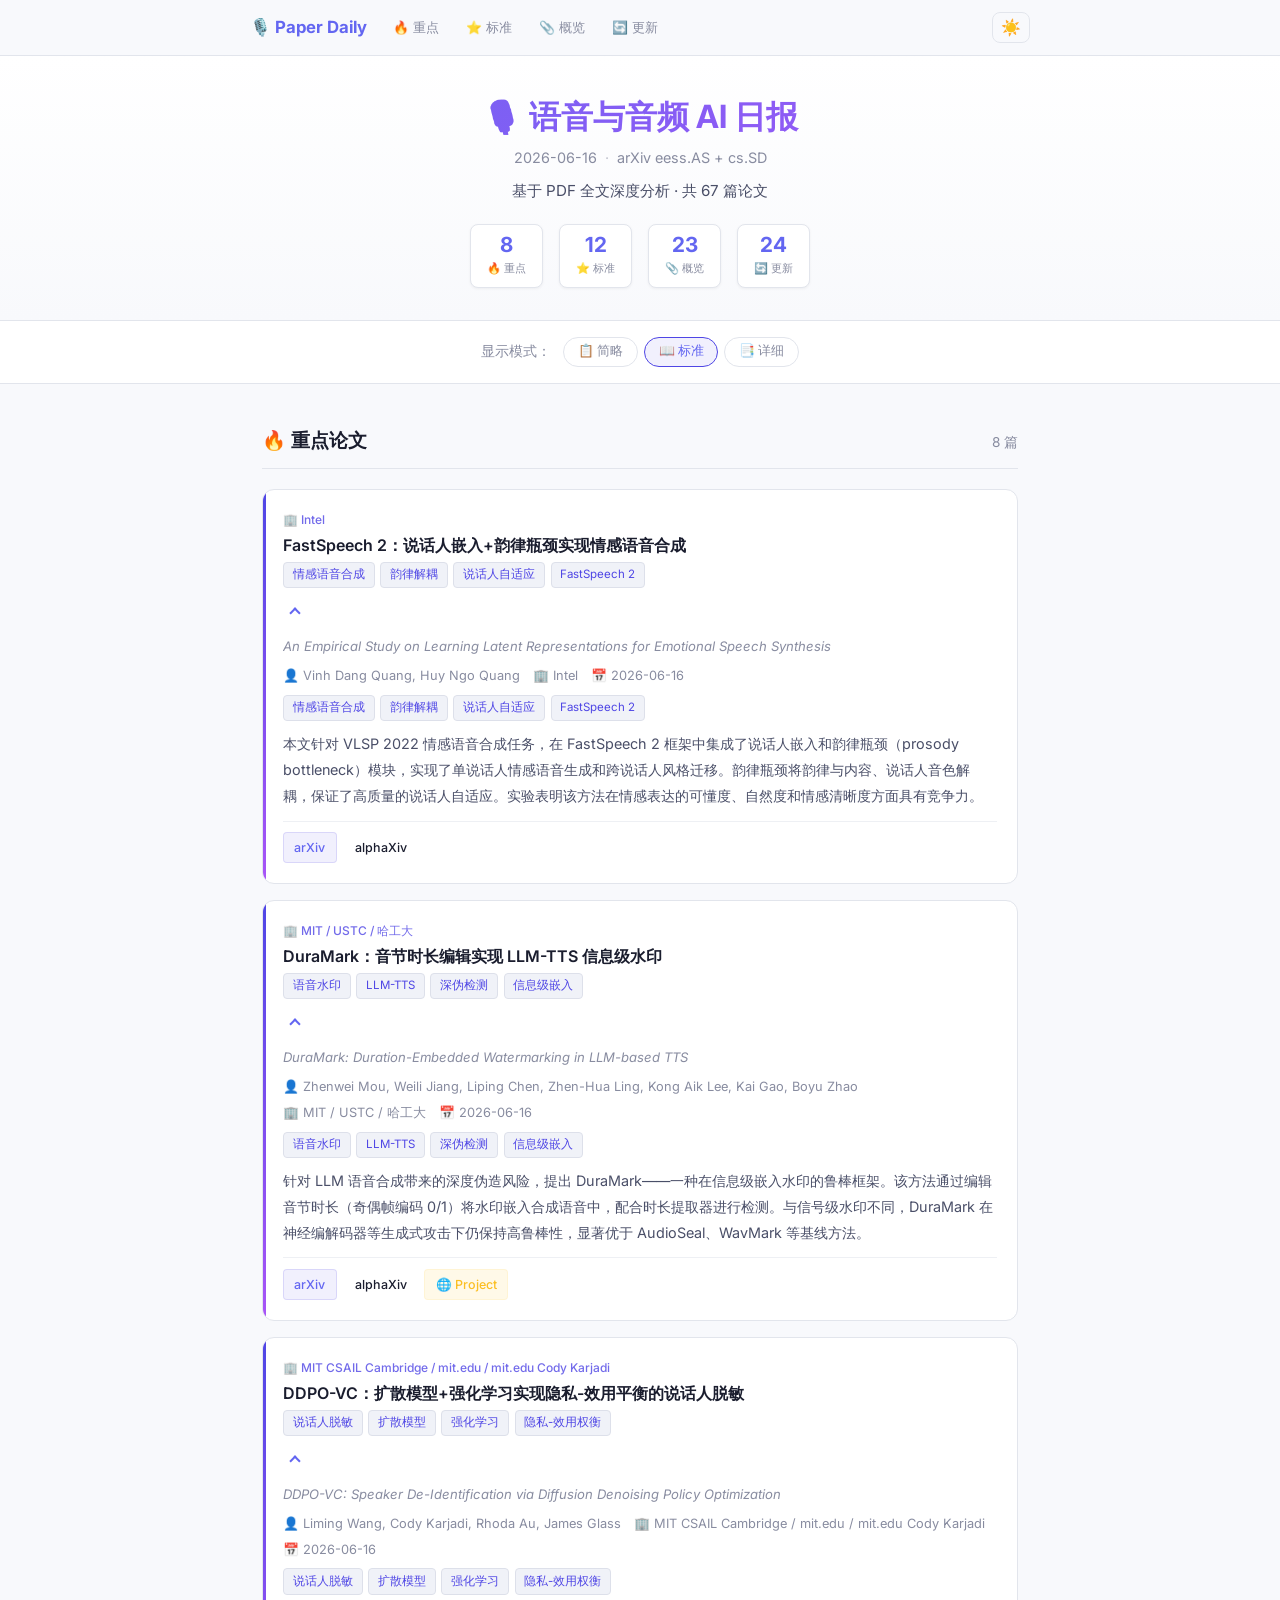
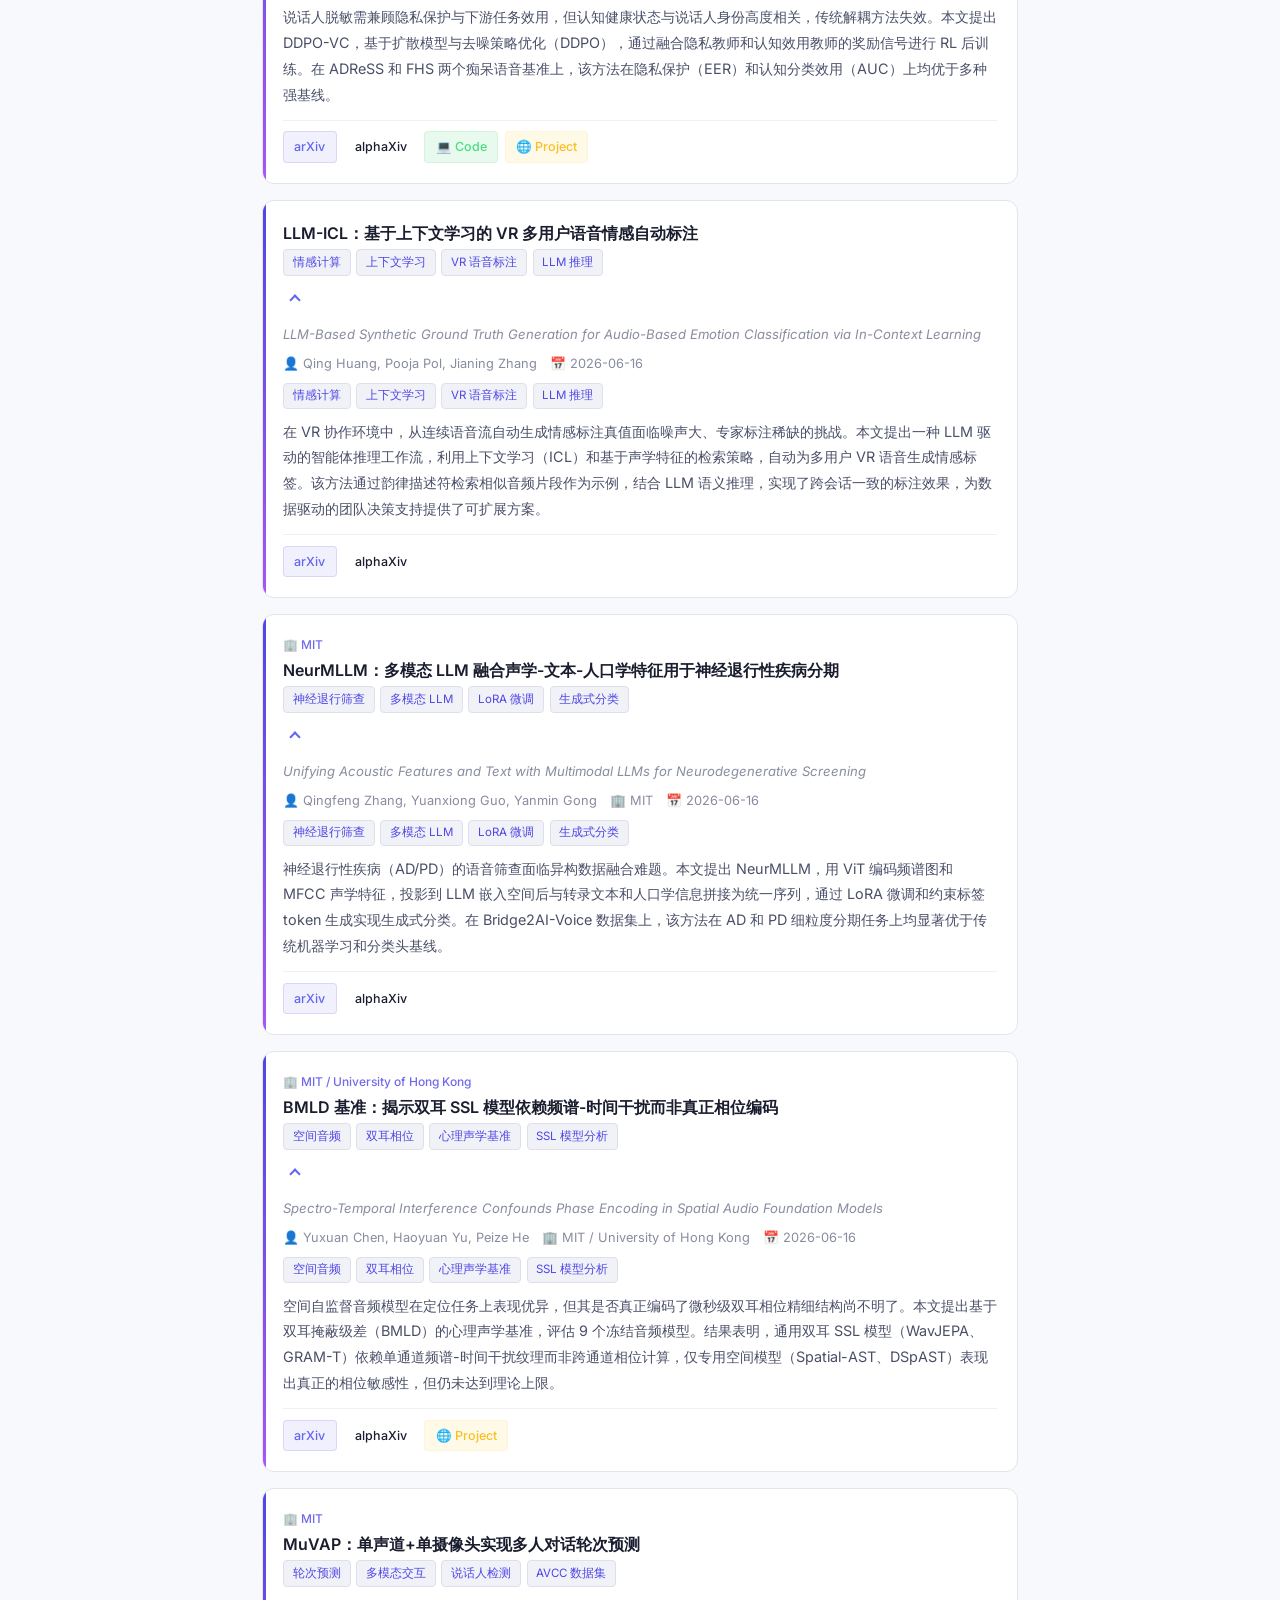
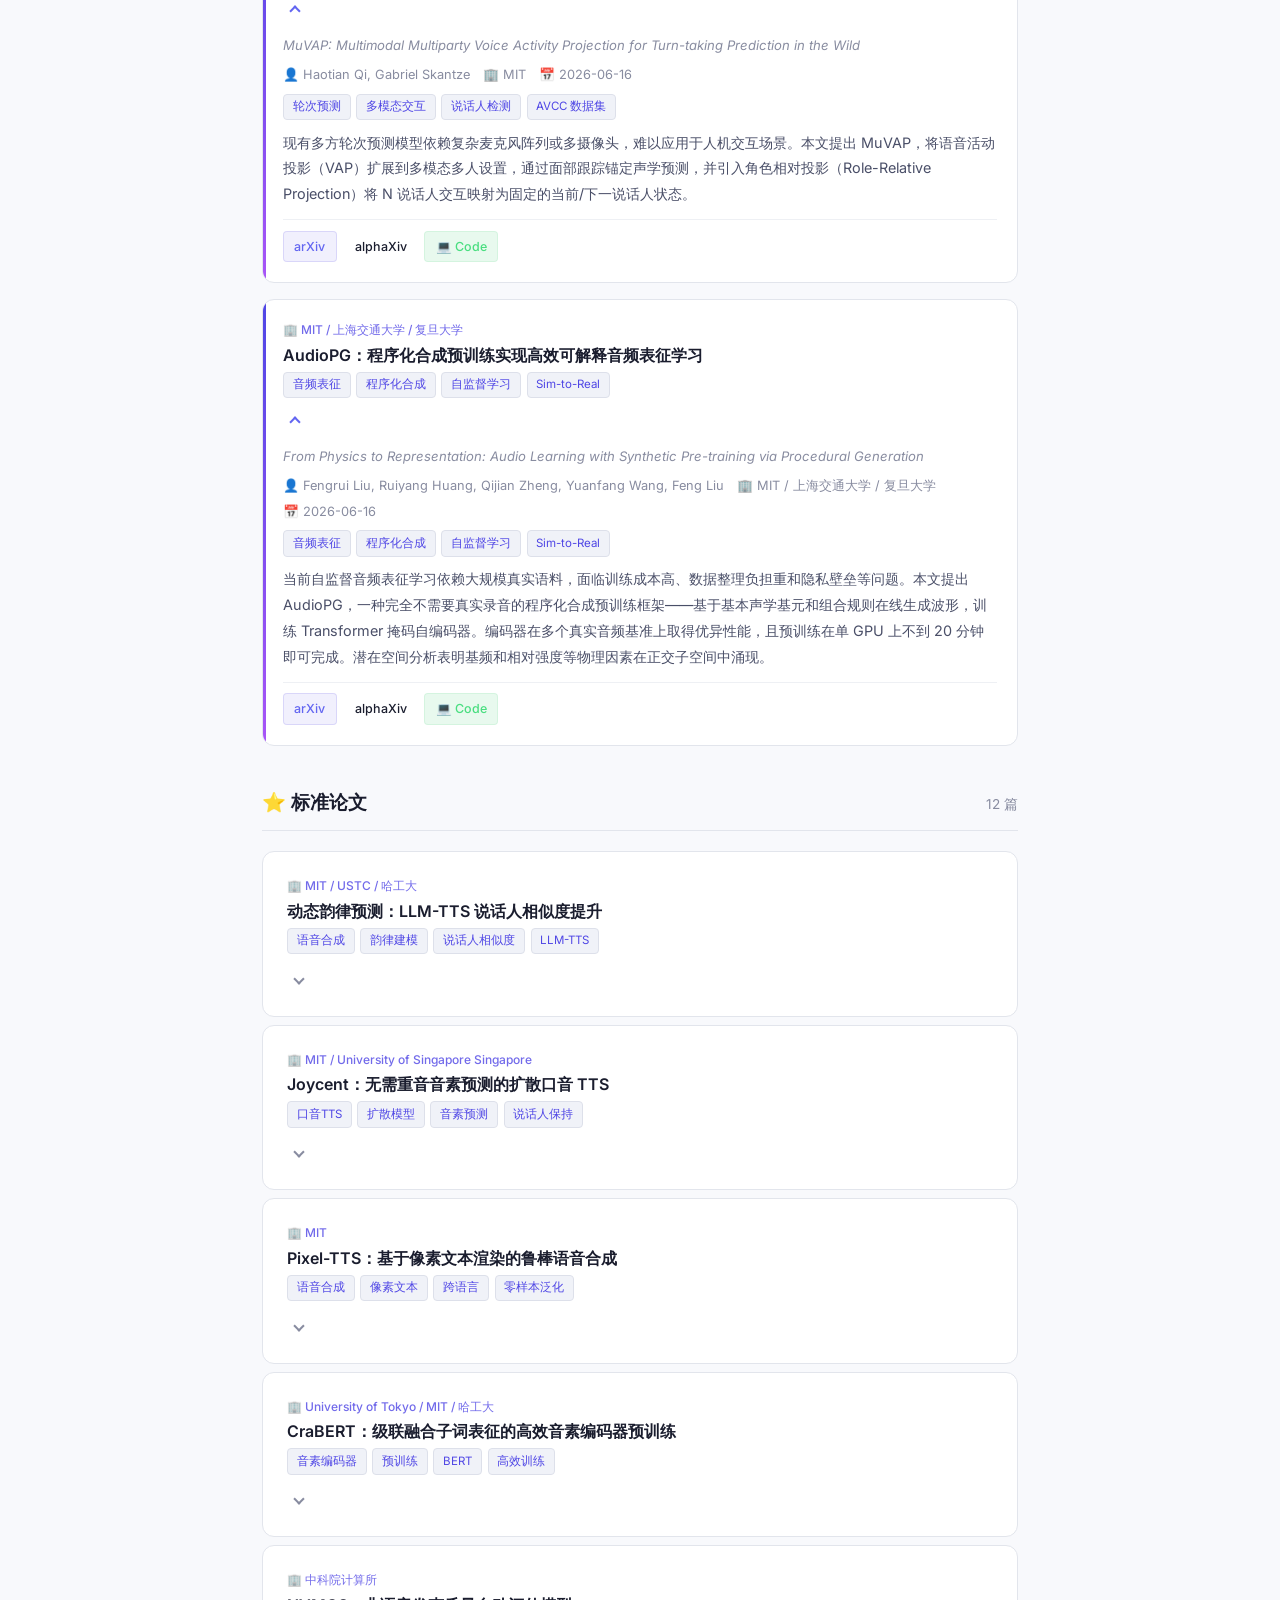
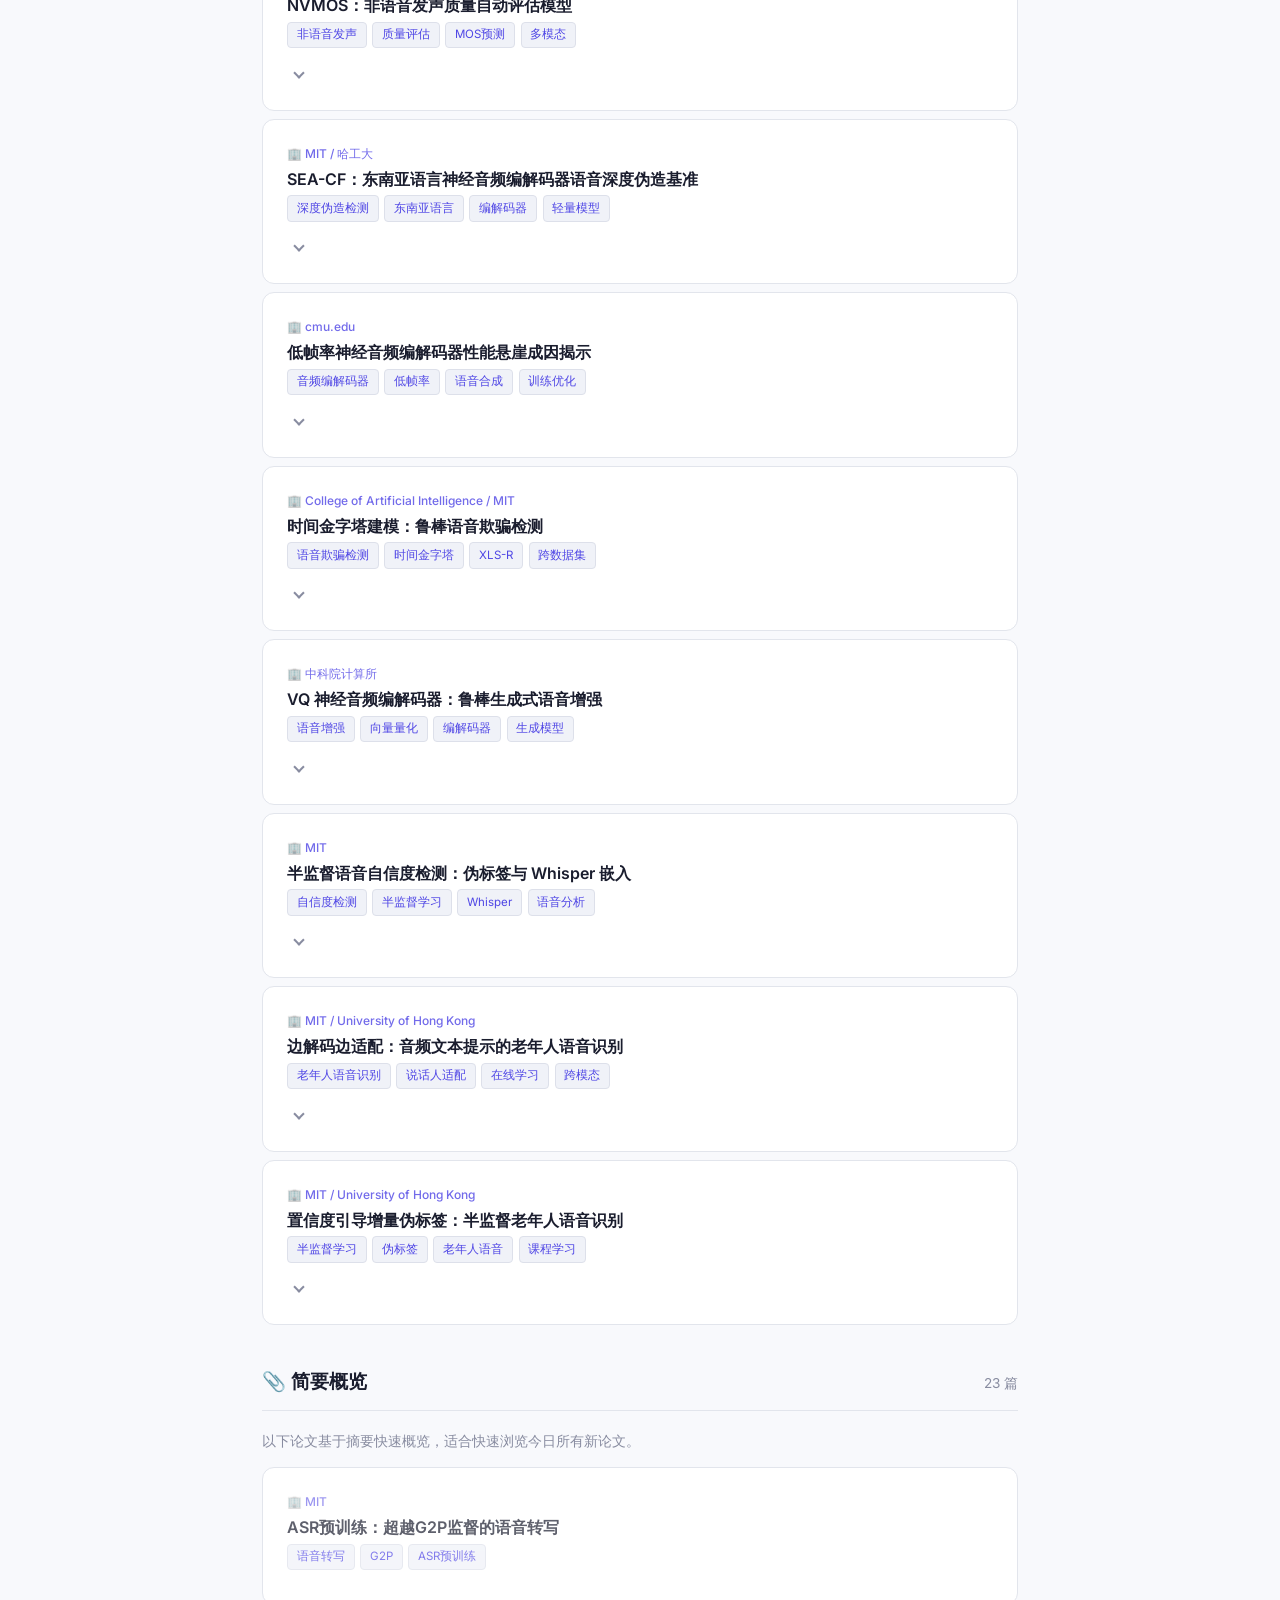
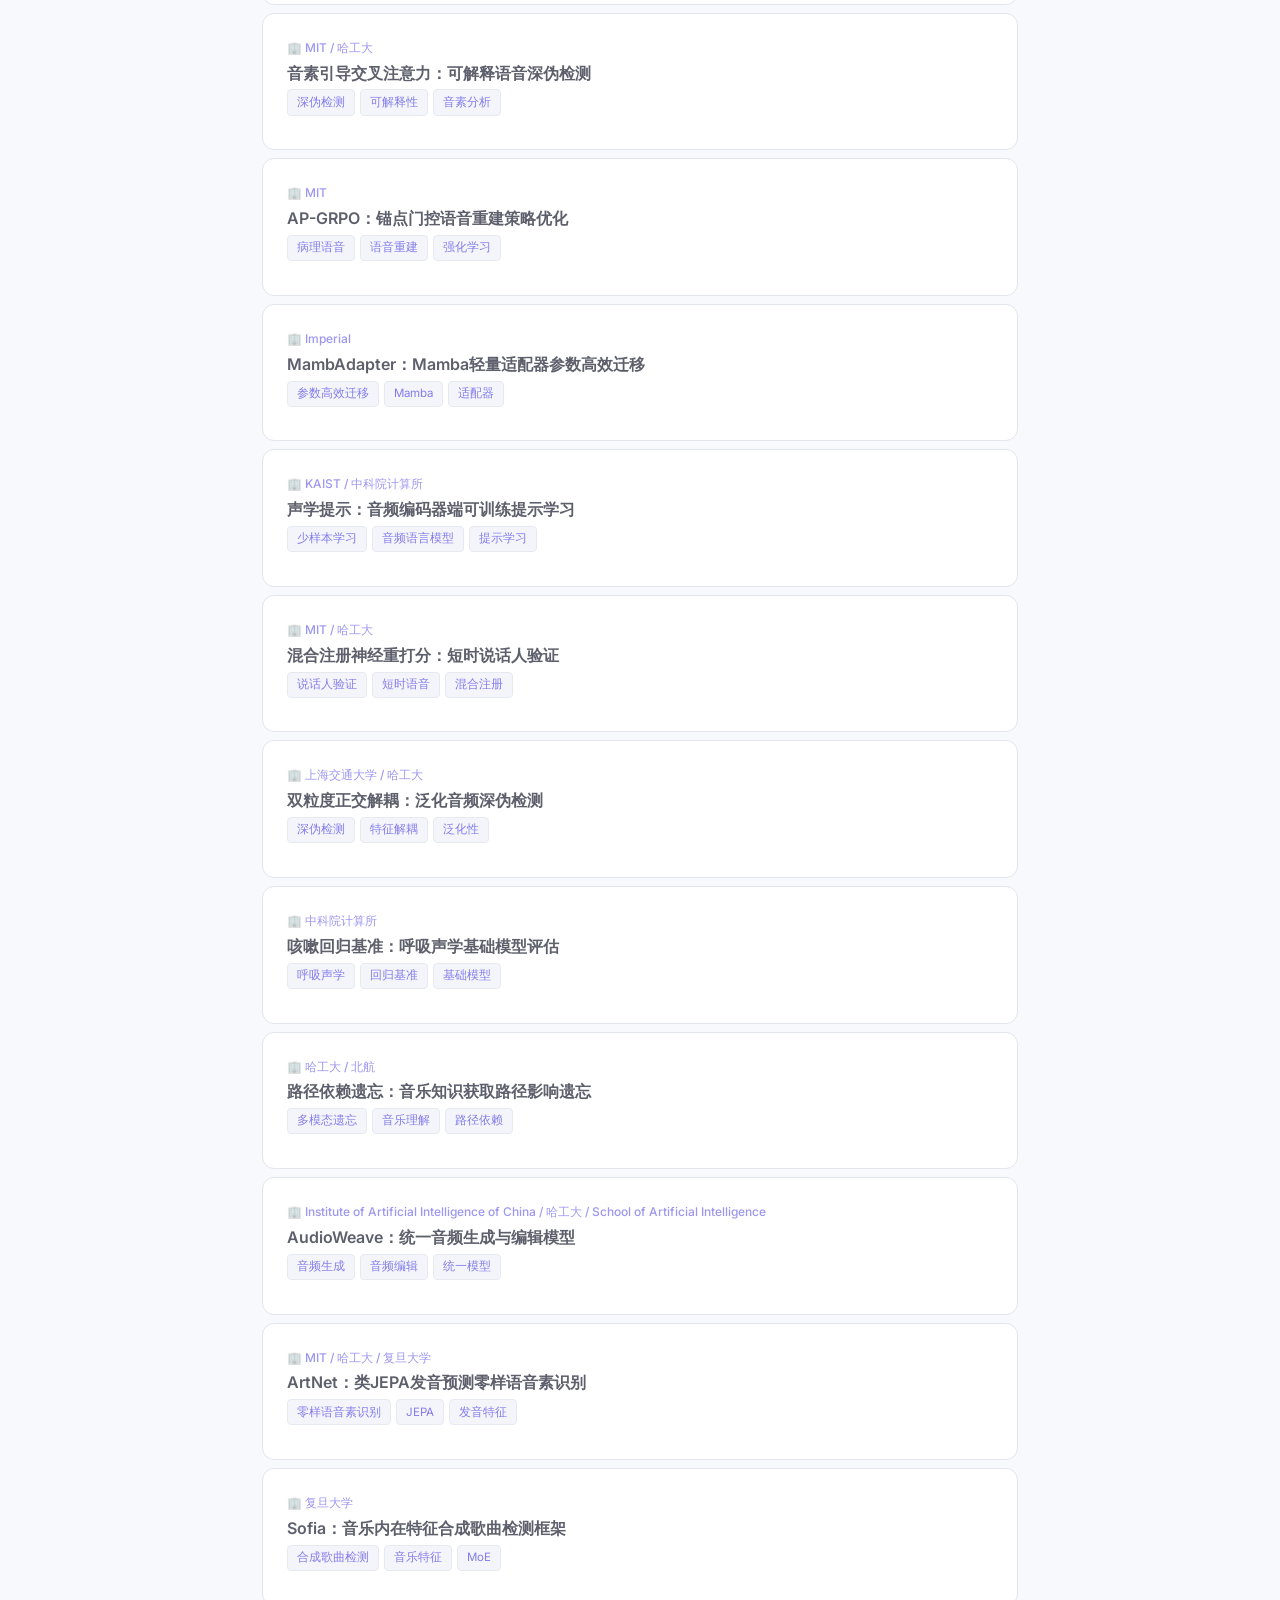
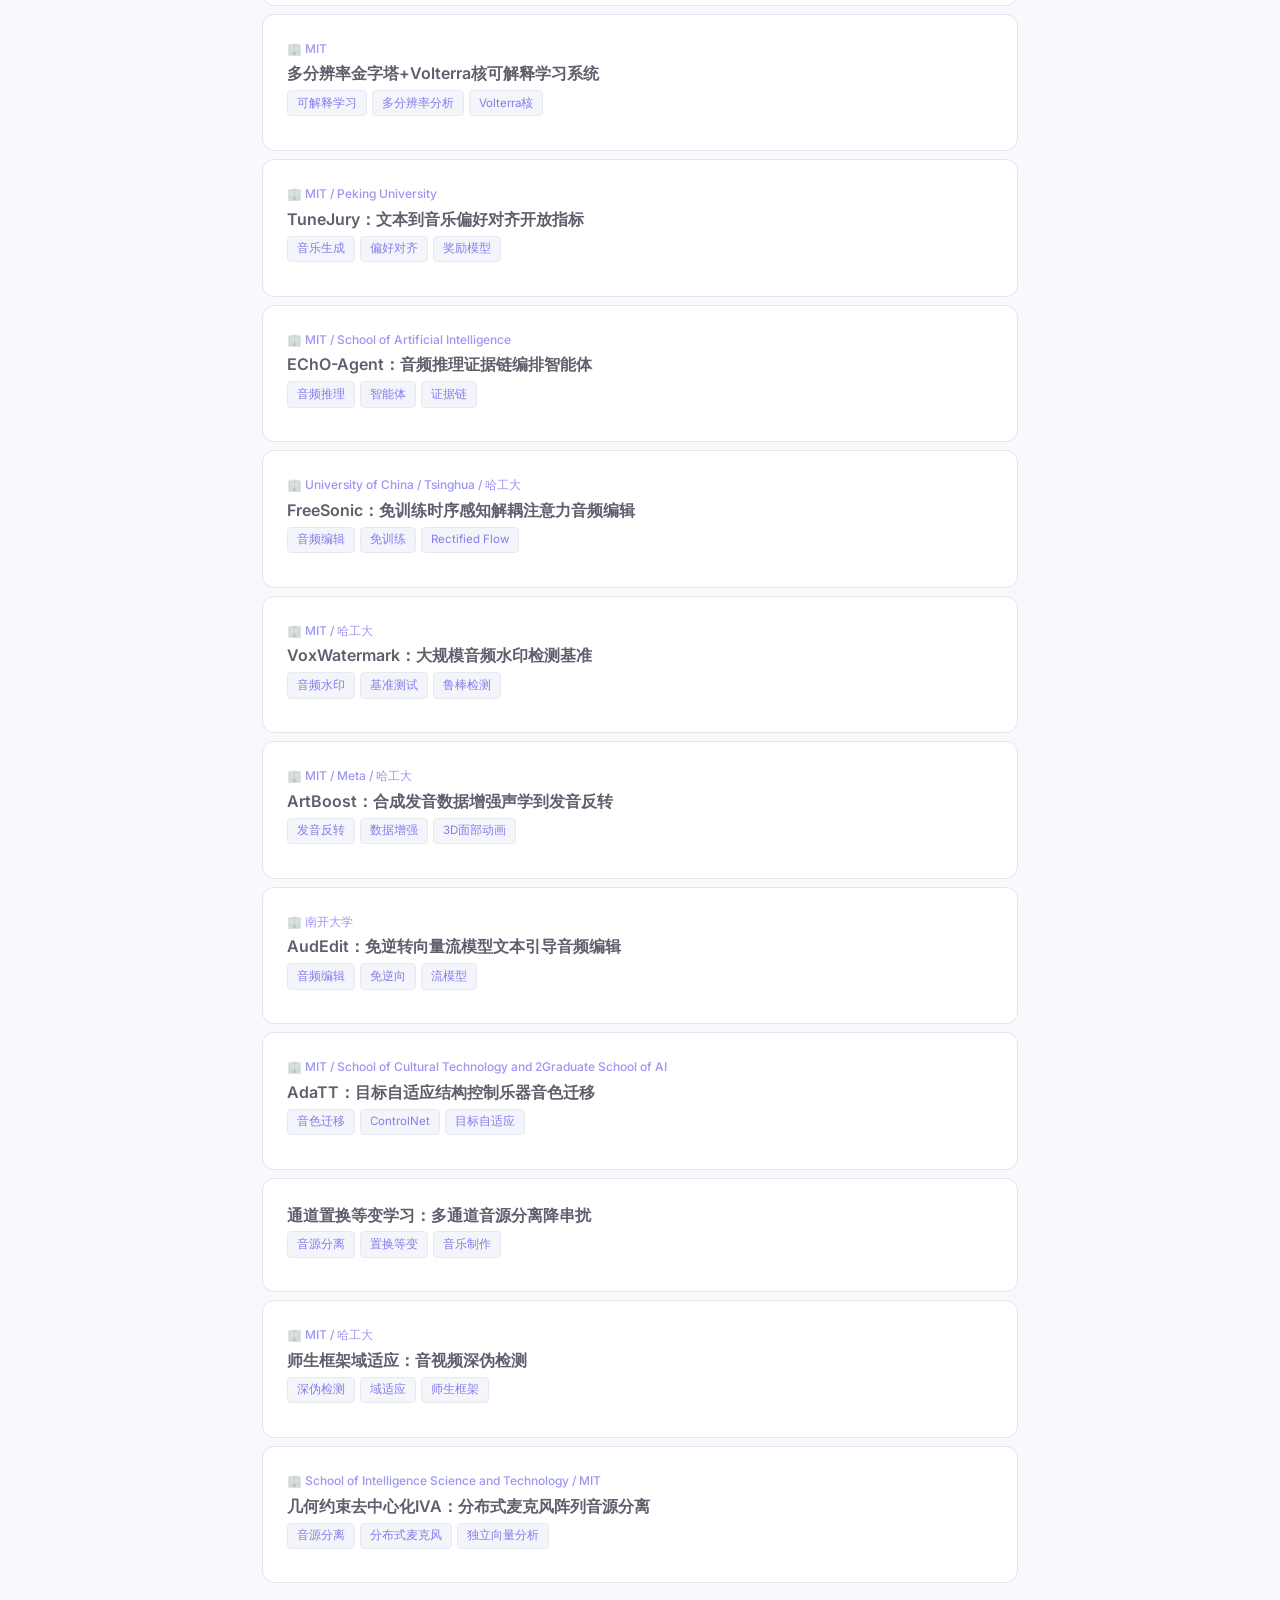
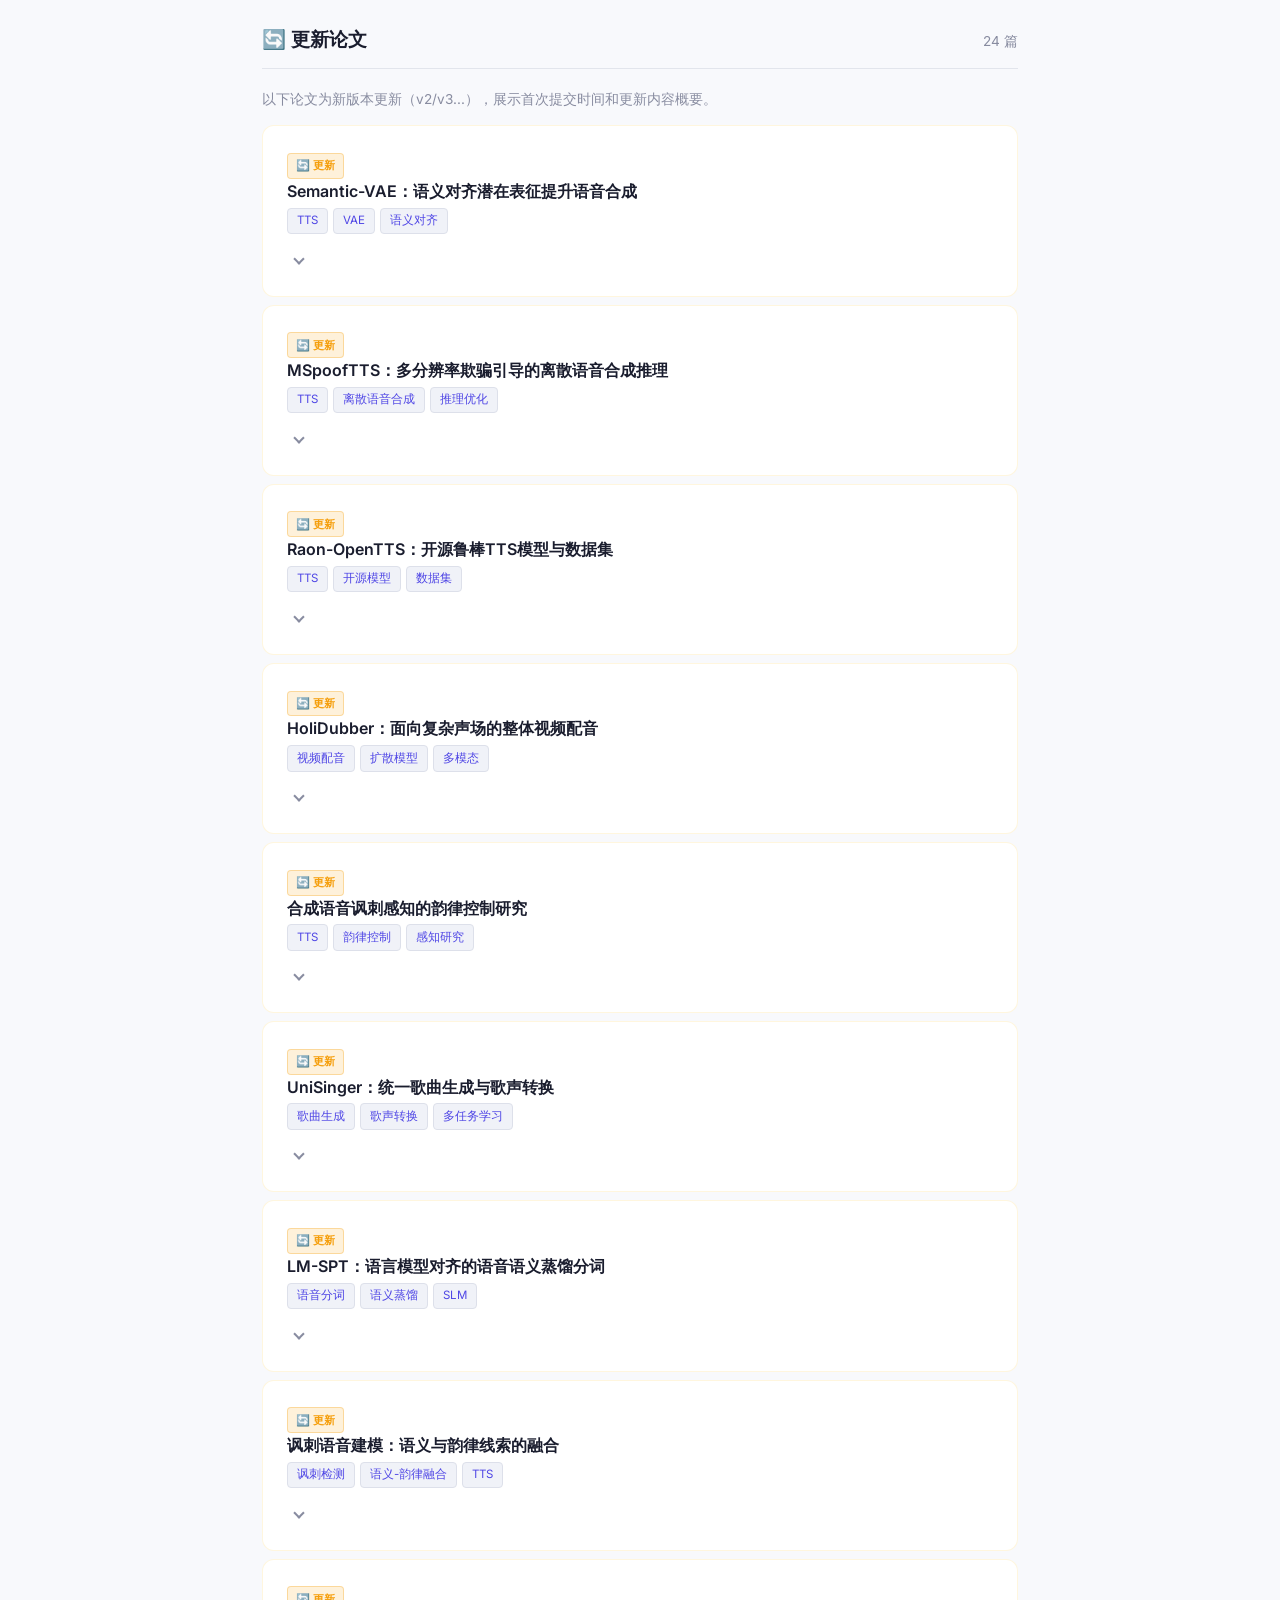
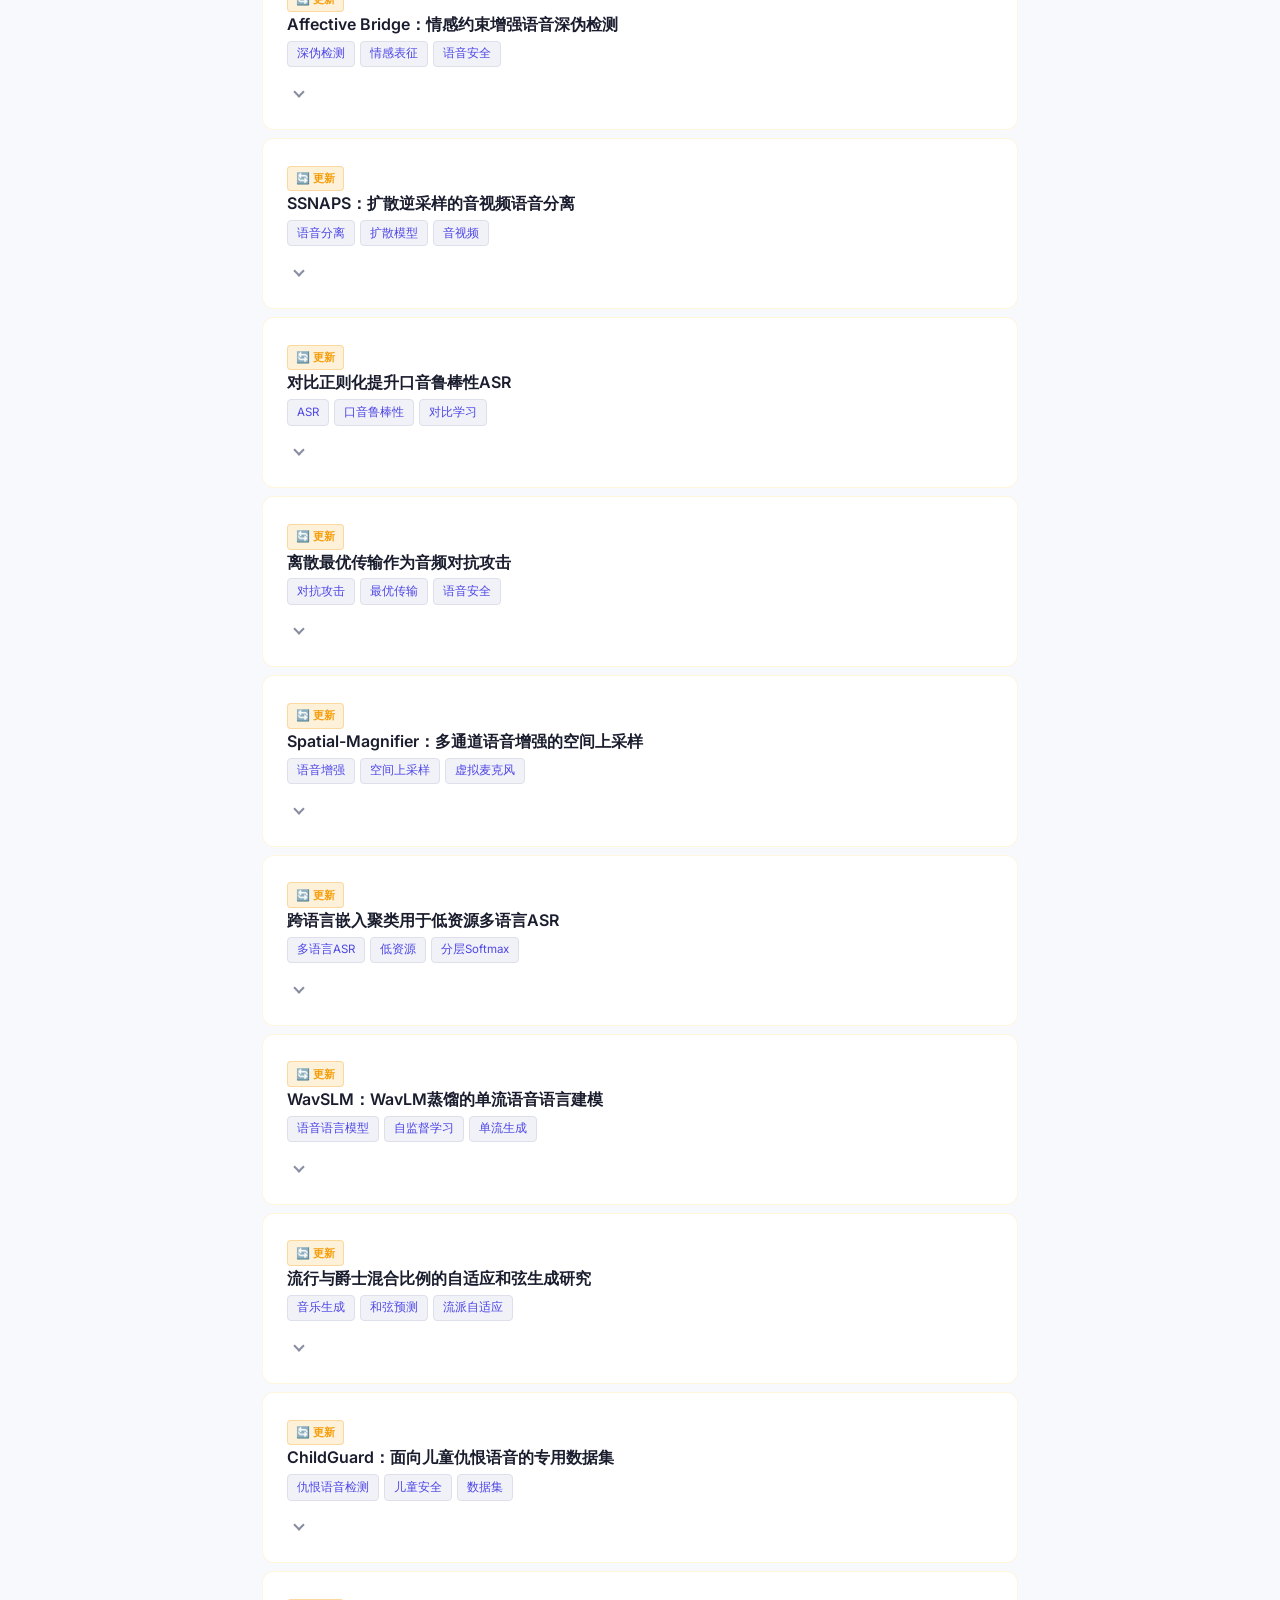
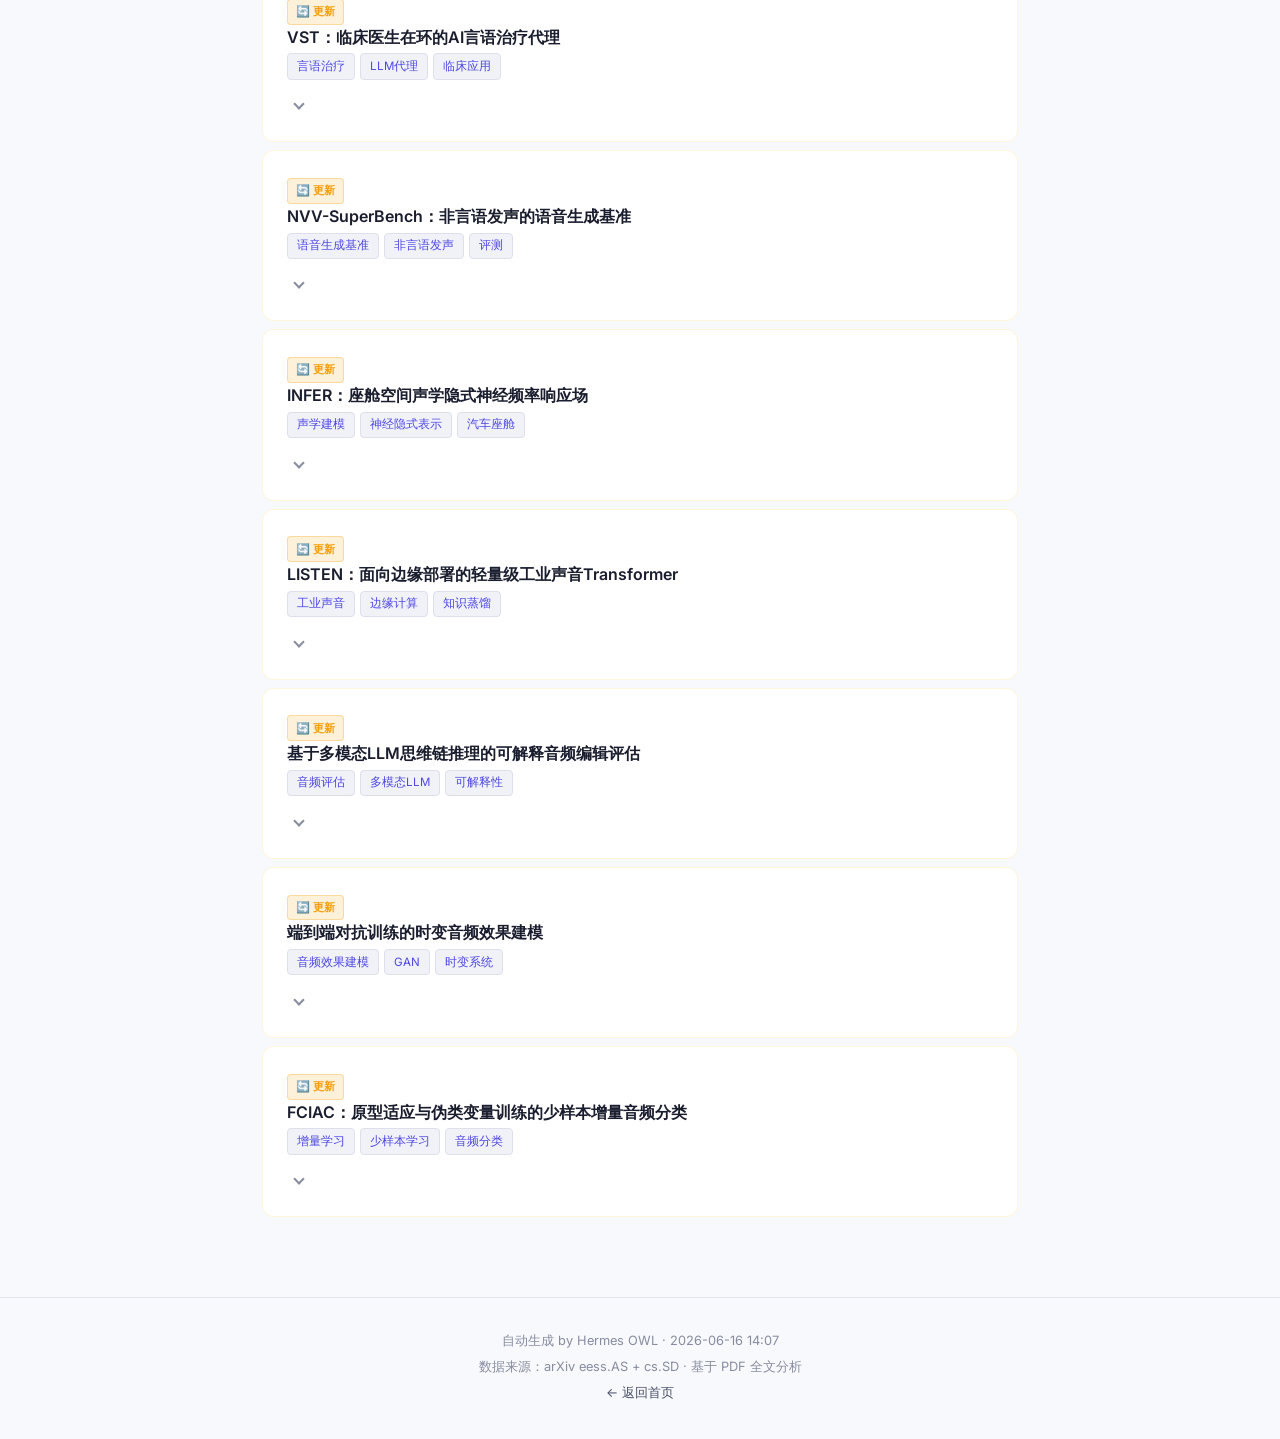
<file: daily/2026-06-16/index.html>
<!DOCTYPE html>
<html lang="zh-CN">
<head>
  <meta charset="UTF-8">
  <meta name="viewport" content="width=device-width, initial-scale=1.0, maximum-scale=5.0">
  <meta name="theme-color" content="#0a0a12">
  <title>语音与音频 AI 日报 · 2026-06-16</title>
  <link rel="preconnect" href="https://fonts.googleapis.com">
  <link rel="preconnect" href="https://fonts.gstatic.com" crossorigin>
  <link href="https://fonts.googleapis.com/css2?family=Inter:wght@400;500;600;700&family=JetBrains+Mono:wght@400;500&display=swap" rel="stylesheet">
  <link rel="stylesheet" href="../../assets/css/style.css">
</head>
<body data-theme="dark">
<nav class="topnav" id="topnav">
  <div class="topnav-inner">
    <a href="../../index.html" class="topnav-brand">🎙️ Paper Daily</a>
    <div class="topnav-links"><a href="#topic-重点论文" class="topnav-link">🔥 重点</a> <a href="#topic-标准论文" class="topnav-link">⭐ 标准</a> <a href="#topic-简要概览" class="topnav-link">📎 概览</a> <a href="#topic-更新论文" class="topnav-link">🔄 更新</a></div>
    <button class="theme-toggle" id="themeToggle" aria-label="切换主题">🌙</button>
  </div>
</nav>
<header class="hero">
  <div class="hero-content">
    <h1 class="hero-title">🎙️ 语音与音频 AI 日报</h1>
    <div class="hero-meta">
      <span class="hero-date">2026-06-16</span>
      <span class="hero-dot">·</span>
      <span class="hero-source">arXiv eess.AS + cs.SD</span>
    </div>
    <p class="hero-desc">基于 PDF 全文深度分析 · 共 67 篇论文</p>
    <div class="stats-row">
      <div class="stat-box"><span class="stat-num">8</span><span class="stat-lbl">🔥 重点</span></div>
      <div class="stat-box"><span class="stat-num">12</span><span class="stat-lbl">⭐ 标准</span></div>
      <div class="stat-box"><span class="stat-num">23</span><span class="stat-lbl">📎 概览</span></div>
      <div class="stat-box"><span class="stat-num">24</span><span class="stat-lbl">🔄 更新</span></div>
    </div>
  </div>
</header>
<div class="mode-bar">  <span class="mode-label">显示模式：</span>  <div class="mode-buttons">    <button class="mode-btn" data-mode="brief" onclick="setMode('brief')">📋 简略</button>    <button class="mode-btn active" data-mode="normal" onclick="setMode('normal')">📖 标准</button>    <button class="mode-btn" data-mode="full" onclick="setMode('full')">📑 详细</button>  </div></div>
<main class="main-content">
  <section class="section" id="topic-重点论文">
    <div class="section-header">
      <h2 class="section-title">🔥 重点论文</h2>
      <span class="section-count">8 篇</span>
    </div>
    <article class="paper-card tier-hot expanded" id="2606-14922" data-arxiv-id="2606.14922" data-tier="hot" data-has-detail="true" data-is-replace="false">      <div class="paper-header" onclick="togglePaper(this)">        <div class="paper-collapse"><div class="paper-collapse"><div class="paper-affil">🏢 Intel</div>  <div class="paper-one-liner"><span class="one-liner-text">FastSpeech 2：说话人嵌入+韵律瓶颈实现情感语音合成</span></div><div class="tags-row tags-collapse"><span class="tag tag-sm">情感语音合成</span><span class="tag tag-sm">韵律解耦</span><span class="tag tag-sm">说话人自适应</span><span class="tag tag-sm">FastSpeech 2</span></div></div><span class="expand-icon" aria-hidden="true"></span></div>      </div>      <div class="paper-body">        <div class="paper-title-en">An Empirical Study on Learning Latent Representations for Emotional Speech Synthesis</div>        <div class="paper-meta"><span class="meta-author">👤 Vinh Dang Quang, Huy Ngo Quang</span><span class="meta-affil">🏢 Intel</span><span class="meta-date">📅 2026-06-16</span></div>        <div class="tags-row"><span class="tag">情感语音合成</span><span class="tag">韵律解耦</span><span class="tag">说话人自适应</span><span class="tag">FastSpeech 2</span></div>        <div class="paper-overview"><p>本文针对 VLSP 2022 情感语音合成任务，在 FastSpeech 2 框架中集成了说话人嵌入和韵律瓶颈（prosody bottleneck）模块，实现了单说话人情感语音生成和跨说话人风格迁移。韵律瓶颈将韵律与内容、说话人音色解耦，保证了高质量的说话人自适应。实验表明该方法在情感表达的可懂度、自然度和情感清晰度方面具有竞争力。</p></div>                <div class="paper-links"><a href="https://arxiv.org/abs/2606.14922" target="_blank" rel="noopener" class="link-btn link-arxiv">arXiv</a><a href="https://www.alphaxiv.org/abs/2606.14922" target="_blank" rel="noopener" class="link-btn link-alphaxiv">alphaXiv</a></div>      </div>    </article>
    <article class="paper-card tier-hot expanded" id="2606-15264" data-arxiv-id="2606.15264" data-tier="hot" data-has-detail="true" data-is-replace="false">      <div class="paper-header" onclick="togglePaper(this)">        <div class="paper-collapse"><div class="paper-collapse"><div class="paper-affil">🏢 MIT / USTC / 哈工大</div>  <div class="paper-one-liner"><span class="one-liner-text">DuraMark：音节时长编辑实现 LLM-TTS 信息级水印</span></div><div class="tags-row tags-collapse"><span class="tag tag-sm">语音水印</span><span class="tag tag-sm">LLM-TTS</span><span class="tag tag-sm">深伪检测</span><span class="tag tag-sm">信息级嵌入</span></div></div><span class="expand-icon" aria-hidden="true"></span></div>      </div>      <div class="paper-body">        <div class="paper-title-en">DuraMark: Duration-Embedded Watermarking in LLM-based TTS</div>        <div class="paper-meta"><span class="meta-author">👤 Zhenwei Mou, Weili Jiang, Liping Chen, Zhen-Hua Ling, Kong Aik Lee, Kai Gao, Boyu Zhao</span><span class="meta-affil">🏢 MIT / USTC / 哈工大</span><span class="meta-date">📅 2026-06-16</span></div>        <div class="tags-row"><span class="tag">语音水印</span><span class="tag">LLM-TTS</span><span class="tag">深伪检测</span><span class="tag">信息级嵌入</span></div>        <div class="paper-overview"><p>针对 LLM 语音合成带来的深度伪造风险，提出 DuraMark——一种在信息级嵌入水印的鲁棒框架。该方法通过编辑音节时长（奇偶帧编码 0/1）将水印嵌入合成语音中，配合时长提取器进行检测。与信号级水印不同，DuraMark 在神经编解码器等生成式攻击下仍保持高鲁棒性，显著优于 AudioSeal、WavMark 等基线方法。</p></div>                <div class="paper-links"><a href="https://arxiv.org/abs/2606.15264" target="_blank" rel="noopener" class="link-btn link-arxiv">arXiv</a><a href="https://www.alphaxiv.org/abs/2606.15264" target="_blank" rel="noopener" class="link-btn link-alphaxiv">alphaXiv</a><a href="https://muzw.github.io/duramark_demo/." target="_blank" rel="noopener" class="link-btn link-project">🌐 Project</a></div>      </div>    </article>
    <article class="paper-card tier-hot expanded" id="2606-15313" data-arxiv-id="2606.15313" data-tier="hot" data-has-detail="true" data-is-replace="false">      <div class="paper-header" onclick="togglePaper(this)">        <div class="paper-collapse"><div class="paper-collapse"><div class="paper-affil">🏢 MIT CSAIL Cambridge / mit.edu / mit.edu Cody Karjadi</div>  <div class="paper-one-liner"><span class="one-liner-text">DDPO-VC：扩散模型+强化学习实现隐私-效用平衡的说话人脱敏</span></div><div class="tags-row tags-collapse"><span class="tag tag-sm">说话人脱敏</span><span class="tag tag-sm">扩散模型</span><span class="tag tag-sm">强化学习</span><span class="tag tag-sm">隐私-效用权衡</span></div></div><span class="expand-icon" aria-hidden="true"></span></div>      </div>      <div class="paper-body">        <div class="paper-title-en">DDPO-VC: Speaker De-Identification via Diffusion Denoising Policy Optimization</div>        <div class="paper-meta"><span class="meta-author">👤 Liming Wang, Cody Karjadi, Rhoda Au, James Glass</span><span class="meta-affil">🏢 MIT CSAIL Cambridge / mit.edu / mit.edu Cody Karjadi</span><span class="meta-date">📅 2026-06-16</span></div>        <div class="tags-row"><span class="tag">说话人脱敏</span><span class="tag">扩散模型</span><span class="tag">强化学习</span><span class="tag">隐私-效用权衡</span></div>        <div class="paper-overview"><p>说话人脱敏需兼顾隐私保护与下游任务效用，但认知健康状态与说话人身份高度相关，传统解耦方法失效。本文提出 DDPO-VC，基于扩散模型与去噪策略优化（DDPO），通过融合隐私教师和认知效用教师的奖励信号进行 RL 后训练。在 ADReSS 和 FHS 两个痴呆语音基准上，该方法在隐私保护（EER）和认知分类效用（AUC）上均优于多种强基线。</p></div>                <div class="paper-links"><a href="https://arxiv.org/abs/2606.15313" target="_blank" rel="noopener" class="link-btn link-arxiv">arXiv</a><a href="https://www.alphaxiv.org/abs/2606.15313" target="_blank" rel="noopener" class="link-btn link-alphaxiv">alphaXiv</a><a href="https://github.com/cactuswiththoughts/DDPO-VC" target="_blank" rel="noopener" class="link-btn link-code">💻 Code</a><a href="https://cactuswiththoughts.github.io/SpeakerDeID-Demo" target="_blank" rel="noopener" class="link-btn link-project">🌐 Project</a></div>      </div>    </article>
    <article class="paper-card tier-hot expanded" id="2606-14784" data-arxiv-id="2606.14784" data-tier="hot" data-has-detail="true" data-is-replace="false">      <div class="paper-header" onclick="togglePaper(this)">        <div class="paper-collapse"><div class="paper-collapse">  <div class="paper-one-liner"><span class="one-liner-text">LLM-ICL：基于上下文学习的 VR 多用户语音情感自动标注</span></div><div class="tags-row tags-collapse"><span class="tag tag-sm">情感计算</span><span class="tag tag-sm">上下文学习</span><span class="tag tag-sm">VR 语音标注</span><span class="tag tag-sm">LLM 推理</span></div></div><span class="expand-icon" aria-hidden="true"></span></div>      </div>      <div class="paper-body">        <div class="paper-title-en">LLM-Based Synthetic Ground Truth Generation for Audio-Based Emotion Classification via In-Context Learning</div>        <div class="paper-meta"><span class="meta-author">👤 Qing Huang, Pooja Pol, Jianing Zhang</span><span class="meta-date">📅 2026-06-16</span></div>        <div class="tags-row"><span class="tag">情感计算</span><span class="tag">上下文学习</span><span class="tag">VR 语音标注</span><span class="tag">LLM 推理</span></div>        <div class="paper-overview"><p>在 VR 协作环境中，从连续语音流自动生成情感标注真值面临噪声大、专家标注稀缺的挑战。本文提出一种 LLM 驱动的智能体推理工作流，利用上下文学习（ICL）和基于声学特征的检索策略，自动为多用户 VR 语音生成情感标签。该方法通过韵律描述符检索相似音频片段作为示例，结合 LLM 语义推理，实现了跨会话一致的标注效果，为数据驱动的团队决策支持提供了可扩展方案。</p></div>                <div class="paper-links"><a href="https://arxiv.org/abs/2606.14784" target="_blank" rel="noopener" class="link-btn link-arxiv">arXiv</a><a href="https://www.alphaxiv.org/abs/2606.14784" target="_blank" rel="noopener" class="link-btn link-alphaxiv">alphaXiv</a></div>      </div>    </article>
    <article class="paper-card tier-hot expanded" id="2606-14788" data-arxiv-id="2606.14788" data-tier="hot" data-has-detail="true" data-is-replace="false">      <div class="paper-header" onclick="togglePaper(this)">        <div class="paper-collapse"><div class="paper-collapse"><div class="paper-affil">🏢 MIT</div>  <div class="paper-one-liner"><span class="one-liner-text">NeurMLLM：多模态 LLM 融合声学-文本-人口学特征用于神经退行性疾病分期</span></div><div class="tags-row tags-collapse"><span class="tag tag-sm">神经退行筛查</span><span class="tag tag-sm">多模态 LLM</span><span class="tag tag-sm">LoRA 微调</span><span class="tag tag-sm">生成式分类</span></div></div><span class="expand-icon" aria-hidden="true"></span></div>      </div>      <div class="paper-body">        <div class="paper-title-en">Unifying Acoustic Features and Text with Multimodal LLMs for Neurodegenerative Screening</div>        <div class="paper-meta"><span class="meta-author">👤 Qingfeng Zhang, Yuanxiong Guo, Yanmin Gong</span><span class="meta-affil">🏢 MIT</span><span class="meta-date">📅 2026-06-16</span></div>        <div class="tags-row"><span class="tag">神经退行筛查</span><span class="tag">多模态 LLM</span><span class="tag">LoRA 微调</span><span class="tag">生成式分类</span></div>        <div class="paper-overview"><p>神经退行性疾病（AD/PD）的语音筛查面临异构数据融合难题。本文提出 NeurMLLM，用 ViT 编码频谱图和 MFCC 声学特征，投影到 LLM 嵌入空间后与转录文本和人口学信息拼接为统一序列，通过 LoRA 微调和约束标签 token 生成实现生成式分类。在 Bridge2AI-Voice 数据集上，该方法在 AD 和 PD 细粒度分期任务上均显著优于传统机器学习和分类头基线。</p></div>                <div class="paper-links"><a href="https://arxiv.org/abs/2606.14788" target="_blank" rel="noopener" class="link-btn link-arxiv">arXiv</a><a href="https://www.alphaxiv.org/abs/2606.14788" target="_blank" rel="noopener" class="link-btn link-alphaxiv">alphaXiv</a></div>      </div>    </article>
    <article class="paper-card tier-hot expanded" id="2606-14820" data-arxiv-id="2606.14820" data-tier="hot" data-has-detail="true" data-is-replace="false">      <div class="paper-header" onclick="togglePaper(this)">        <div class="paper-collapse"><div class="paper-collapse"><div class="paper-affil">🏢 MIT / University of Hong Kong</div>  <div class="paper-one-liner"><span class="one-liner-text">BMLD 基准：揭示双耳 SSL 模型依赖频谱-时间干扰而非真正相位编码</span></div><div class="tags-row tags-collapse"><span class="tag tag-sm">空间音频</span><span class="tag tag-sm">双耳相位</span><span class="tag tag-sm">心理声学基准</span><span class="tag tag-sm">SSL 模型分析</span></div></div><span class="expand-icon" aria-hidden="true"></span></div>      </div>      <div class="paper-body">        <div class="paper-title-en">Spectro-Temporal Interference Confounds Phase Encoding in Spatial Audio Foundation Models</div>        <div class="paper-meta"><span class="meta-author">👤 Yuxuan Chen, Haoyuan Yu, Peize He</span><span class="meta-affil">🏢 MIT / University of Hong Kong</span><span class="meta-date">📅 2026-06-16</span></div>        <div class="tags-row"><span class="tag">空间音频</span><span class="tag">双耳相位</span><span class="tag">心理声学基准</span><span class="tag">SSL 模型分析</span></div>        <div class="paper-overview"><p>空间自监督音频模型在定位任务上表现优异，但其是否真正编码了微秒级双耳相位精细结构尚不明了。本文提出基于双耳掩蔽级差（BMLD）的心理声学基准，评估 9 个冻结音频模型。结果表明，通用双耳 SSL 模型（WavJEPA、GRAM-T）依赖单通道频谱-时间干扰纹理而非跨通道相位计算，仅专用空间模型（Spatial-AST、DSpAST）表现出真正的相位敏感性，但仍未达到理论上限。</p></div>                <div class="paper-links"><a href="https://arxiv.org/abs/2606.14820" target="_blank" rel="noopener" class="link-btn link-arxiv">arXiv</a><a href="https://www.alphaxiv.org/abs/2606.14820" target="_blank" rel="noopener" class="link-btn link-alphaxiv">alphaXiv</a><a href="https://aes.org/publications/elibrary-page/?id=23119" target="_blank" rel="noopener" class="link-btn link-project">🌐 Project</a></div>      </div>    </article>
    <article class="paper-card tier-hot expanded" id="2606-16731" data-arxiv-id="2606.16731" data-tier="hot" data-has-detail="true" data-is-replace="false">      <div class="paper-header" onclick="togglePaper(this)">        <div class="paper-collapse"><div class="paper-collapse"><div class="paper-affil">🏢 MIT</div>  <div class="paper-one-liner"><span class="one-liner-text">MuVAP：单声道+单摄像头实现多人对话轮次预测</span></div><div class="tags-row tags-collapse"><span class="tag tag-sm">轮次预测</span><span class="tag tag-sm">多模态交互</span><span class="tag tag-sm">说话人检测</span><span class="tag tag-sm">AVCC 数据集</span></div></div><span class="expand-icon" aria-hidden="true"></span></div>      </div>      <div class="paper-body">        <div class="paper-title-en">MuVAP: Multimodal Multiparty Voice Activity Projection for Turn-taking Prediction in the Wild</div>        <div class="paper-meta"><span class="meta-author">👤 Haotian Qi, Gabriel Skantze</span><span class="meta-affil">🏢 MIT</span><span class="meta-date">📅 2026-06-16</span></div>        <div class="tags-row"><span class="tag">轮次预测</span><span class="tag">多模态交互</span><span class="tag">说话人检测</span><span class="tag">AVCC 数据集</span></div>        <div class="paper-overview"><p>现有多方轮次预测模型依赖复杂麦克风阵列或多摄像头，难以应用于人机交互场景。本文提出 MuVAP，将语音活动投影（VAP）扩展到多模态多人设置，通过面部跟踪锚定声学预测，并引入角色相对投影（Role-Relative Projection）将 N 说话人交互映射为固定的当前/下一说话人状态。</p></div>                <div class="paper-links"><a href="https://arxiv.org/abs/2606.16731" target="_blank" rel="noopener" class="link-btn link-arxiv">arXiv</a><a href="https://www.alphaxiv.org/abs/2606.16731" target="_blank" rel="noopener" class="link-btn link-alphaxiv">alphaXiv</a><a href="https://github.com/Haotian-Qi/MuVAP" target="_blank" rel="noopener" class="link-btn link-code">💻 Code</a></div>      </div>    </article>
    <article class="paper-card tier-hot expanded" id="2606-14791" data-arxiv-id="2606.14791" data-tier="hot" data-has-detail="true" data-is-replace="false">      <div class="paper-header" onclick="togglePaper(this)">        <div class="paper-collapse"><div class="paper-collapse"><div class="paper-affil">🏢 MIT / 上海交通大学 / 复旦大学</div>  <div class="paper-one-liner"><span class="one-liner-text">AudioPG：程序化合成预训练实现高效可解释音频表征学习</span></div><div class="tags-row tags-collapse"><span class="tag tag-sm">音频表征</span><span class="tag tag-sm">程序化合成</span><span class="tag tag-sm">自监督学习</span><span class="tag tag-sm">Sim-to-Real</span></div></div><span class="expand-icon" aria-hidden="true"></span></div>      </div>      <div class="paper-body">        <div class="paper-title-en">From Physics to Representation: Audio Learning with Synthetic Pre-training via Procedural Generation</div>        <div class="paper-meta"><span class="meta-author">👤 Fengrui Liu, Ruiyang Huang, Qijian Zheng, Yuanfang Wang, Feng Liu</span><span class="meta-affil">🏢 MIT / 上海交通大学 / 复旦大学</span><span class="meta-date">📅 2026-06-16</span></div>        <div class="tags-row"><span class="tag">音频表征</span><span class="tag">程序化合成</span><span class="tag">自监督学习</span><span class="tag">Sim-to-Real</span></div>        <div class="paper-overview"><p>当前自监督音频表征学习依赖大规模真实语料，面临训练成本高、数据整理负担重和隐私壁垒等问题。本文提出 AudioPG，一种完全不需要真实录音的程序化合成预训练框架——基于基本声学基元和组合规则在线生成波形，训练 Transformer 掩码自编码器。编码器在多个真实音频基准上取得优异性能，且预训练在单 GPU 上不到 20 分钟即可完成。潜在空间分析表明基频和相对强度等物理因素在正交子空间中涌现。</p></div>                <div class="paper-links"><a href="https://arxiv.org/abs/2606.14791" target="_blank" rel="noopener" class="link-btn link-arxiv">arXiv</a><a href="https://www.alphaxiv.org/abs/2606.14791" target="_blank" rel="noopener" class="link-btn link-alphaxiv">alphaXiv</a><a href="https://github.com/Freyliu0516/audioPG." target="_blank" rel="noopener" class="link-btn link-code">💻 Code</a></div>      </div>    </article>
  </section>
  <section class="section" id="topic-标准论文">
    <div class="section-header">
      <h2 class="section-title">⭐ 标准论文</h2>
      <span class="section-count">12 篇</span>
    </div>
    <article class="paper-card tier-standard" id="2606-15267" data-arxiv-id="2606.15267" data-tier="standard" data-has-detail="true" data-is-replace="false">      <div class="paper-header" onclick="togglePaper(this)">        <div class="paper-collapse"><div class="paper-collapse"><div class="paper-affil">🏢 MIT / USTC / 哈工大</div>  <div class="paper-one-liner"><span class="one-liner-text">动态韵律预测：LLM-TTS 说话人相似度提升</span></div><div class="tags-row tags-collapse"><span class="tag tag-sm">语音合成</span><span class="tag tag-sm">韵律建模</span><span class="tag tag-sm">说话人相似度</span><span class="tag tag-sm">LLM-TTS</span></div></div><span class="expand-icon" aria-hidden="true"></span></div>      </div>      <div class="paper-body">        <div class="paper-title-en">Dynamic Prosody Prediction in LLM-based TTS for Improving Speaker Similarity</div>        <div class="paper-meta"><span class="meta-author">👤 Zhenwei Mou, Liping Chen, Yajun Hu, Zhen-Hua Ling, Xin Fang, Jianqing Gao</span><span class="meta-affil">🏢 MIT / USTC / 哈工大</span><span class="meta-date">📅 2026-06-16</span></div>        <div class="tags-row"><span class="tag">语音合成</span><span class="tag">韵律建模</span><span class="tag">说话人相似度</span><span class="tag">LLM-TTS</span></div>        <div class="paper-overview"><p>针对 LLM 语音合成中风格韵律建模不足的问题，提出动态韵律预测方法，根据已生成的语音逐音节预测韵律特征，而非整句静态预计算。该方法在 CosyVoice 框架内集成，通过引入前序生成语音作为条件，显著提升了合成语音的说话人相似度，同时缩小了不同规模训练数据间的韵律学习差距。</p></div>                <div class="paper-links"><a href="https://arxiv.org/abs/2606.15267" target="_blank" rel="noopener" class="link-btn link-arxiv">arXiv</a><a href="https://www.alphaxiv.org/abs/2606.15267" target="_blank" rel="noopener" class="link-btn link-alphaxiv">alphaXiv</a><a href="https://github.com/FunAudioLLM/CosyVoice" target="_blank" rel="noopener" class="link-btn link-code">💻 Code</a><a href="https://muzw.github.io/dynapros/." target="_blank" rel="noopener" class="link-btn link-project">🌐 Project</a></div>      </div>    </article>
    <article class="paper-card tier-standard" id="2606-16417" data-arxiv-id="2606.16417" data-tier="standard" data-has-detail="true" data-is-replace="false">      <div class="paper-header" onclick="togglePaper(this)">        <div class="paper-collapse"><div class="paper-collapse"><div class="paper-affil">🏢 MIT / University of Singapore Singapore</div>  <div class="paper-one-liner"><span class="one-liner-text">Joycent：无需重音音素预测的扩散口音 TTS</span></div><div class="tags-row tags-collapse"><span class="tag tag-sm">口音TTS</span><span class="tag tag-sm">扩散模型</span><span class="tag tag-sm">音素预测</span><span class="tag tag-sm">说话人保持</span></div></div><span class="expand-icon" aria-hidden="true"></span></div>      </div>      <div class="paper-body">        <div class="paper-title-en">Joycent: Diffusion-based Accent TTS without Accented Phone Prediction</div>        <div class="paper-meta"><span class="meta-author">👤 Xintong Wang, Ye Wang</span><span class="meta-affil">🏢 MIT / University of Singapore Singapore</span><span class="meta-date">📅 2026-06-16</span></div>        <div class="tags-row"><span class="tag">口音TTS</span><span class="tag">扩散模型</span><span class="tag">音素预测</span><span class="tag">说话人保持</span></div>        <div class="paper-overview"><p>提出 Joycent，一种基于扩散模型的口音语音合成框架，跳过传统两阶段流程中的重音音素序列预测步骤，直接从标准音素序列和参考语音合成带口音的语音。通过条件层归一化融合口音与说话人表征，并引入 WhisAID 模型提取口音嵌入，在保持说话人身份的同时提升口音自然度。</p></div>                <div class="paper-links"><a href="https://arxiv.org/abs/2606.16417" target="_blank" rel="noopener" class="link-btn link-arxiv">arXiv</a><a href="https://www.alphaxiv.org/abs/2606.16417" target="_blank" rel="noopener" class="link-btn link-alphaxiv">alphaXiv</a><a href="https://github.com/oshindow/Joycent-code." target="_blank" rel="noopener" class="link-btn link-code">💻 Code</a></div>      </div>    </article>
    <article class="paper-card tier-standard" id="2606-14750" data-arxiv-id="2606.14750" data-tier="standard" data-has-detail="true" data-is-replace="false">      <div class="paper-header" onclick="togglePaper(this)">        <div class="paper-collapse"><div class="paper-collapse"><div class="paper-affil">🏢 MIT</div>  <div class="paper-one-liner"><span class="one-liner-text">Pixel-TTS：基于像素文本渲染的鲁棒语音合成</span></div><div class="tags-row tags-collapse"><span class="tag tag-sm">语音合成</span><span class="tag tag-sm">像素文本</span><span class="tag tag-sm">跨语言</span><span class="tag tag-sm">零样本泛化</span></div></div><span class="expand-icon" aria-hidden="true"></span></div>      </div>      <div class="paper-body">        <div class="paper-title-en">Pixel-TTS: Image based Text Rendering for Robust Text-to-Speech</div>        <div class="paper-meta"><span class="meta-author">👤 Adarsh Arigala, Arjun Gangwar, S Umesh, Yova Kementchedjhieva</span><span class="meta-affil">🏢 MIT</span><span class="meta-date">📅 2026-06-16</span></div>        <div class="tags-row"><span class="tag">语音合成</span><span class="tag">像素文本</span><span class="tag">跨语言</span><span class="tag">零样本泛化</span></div>        <div class="paper-overview"><p>提出首个基于视觉文本表征的端到端 TTS 框架 Pixel-TTS，将文本渲染为图像并通过二维卷积层投影为嵌入向量。该方法利用字符间的视觉结构相似性，消除了跨语言适配时嵌入矩阵扩展的需求，加快收敛速度，并对未见字符和拼写变体展现出强零样本泛化能力。</p></div>                <div class="paper-links"><a href="https://arxiv.org/abs/2606.14750" target="_blank" rel="noopener" class="link-btn link-arxiv">arXiv</a><a href="https://www.alphaxiv.org/abs/2606.14750" target="_blank" rel="noopener" class="link-btn link-alphaxiv">alphaXiv</a></div>      </div>    </article>
    <article class="paper-card tier-standard" id="2606-16668" data-arxiv-id="2606.16668" data-tier="standard" data-has-detail="true" data-is-replace="false">      <div class="paper-header" onclick="togglePaper(this)">        <div class="paper-collapse"><div class="paper-collapse"><div class="paper-affil">🏢 University of Tokyo / MIT / 哈工大</div>  <div class="paper-one-liner"><span class="one-liner-text">CraBERT：级联融合子词表征的高效音素编码器预训练</span></div><div class="tags-row tags-collapse"><span class="tag tag-sm">音素编码器</span><span class="tag tag-sm">预训练</span><span class="tag tag-sm">BERT</span><span class="tag tag-sm">高效训练</span></div></div><span class="expand-icon" aria-hidden="true"></span></div>      </div>      <div class="paper-body">        <div class="paper-title-en">CraBERT: Efficient Phoneme Encoder Pre-Training via Cascade Fusion of Subword Representations for Text-to-Speech</div>        <div class="paper-meta"><span class="meta-author">👤 Dong Yang, Yuki Saito, Wataru Nakata, Hiroshi Saruwatari</span><span class="meta-affil">🏢 University of Tokyo / MIT / 哈工大</span><span class="meta-date">📅 2026-06-16</span></div>        <div class="tags-row"><span class="tag">音素编码器</span><span class="tag">预训练</span><span class="tag">BERT</span><span class="tag">高效训练</span></div>        <div class="paper-overview"><p>提出 CraBERT，一种通过级联融合预训练子词级 BERT 表征来实现高效音素编码器预训练的方法。利用子词-音素对齐算法将词级和句级语义信息注入音素编码器，大幅减少预训练轮次。仅需约一个 epoch 的预训练即可达到现有方法约十个 epoch 的 MOS 水平。</p></div>                <div class="paper-links"><a href="https://arxiv.org/abs/2606.16668" target="_blank" rel="noopener" class="link-btn link-arxiv">arXiv</a><a href="https://www.alphaxiv.org/abs/2606.16668" target="_blank" rel="noopener" class="link-btn link-alphaxiv">alphaXiv</a><a href="https://github.com/yl4579/PL-BERT/blob/main/Configs/config.yml" target="_blank" rel="noopener" class="link-btn link-code">💻 Code</a><a href="https://ydqmkkx.github.io/CraBERT-Demo" target="_blank" rel="noopener" class="link-btn link-project">🌐 Project</a></div>      </div>    </article>
    <article class="paper-card tier-standard" id="2606-15888" data-arxiv-id="2606.15888" data-tier="standard" data-has-detail="true" data-is-replace="false">      <div class="paper-header" onclick="togglePaper(this)">        <div class="paper-collapse"><div class="paper-collapse"><div class="paper-affil">🏢 中科院计算所</div>  <div class="paper-one-liner"><span class="one-liner-text">NVMOS：非语音发声质量自动评估模型</span></div><div class="tags-row tags-collapse"><span class="tag tag-sm">非语音发声</span><span class="tag tag-sm">质量评估</span><span class="tag tag-sm">MOS预测</span><span class="tag tag-sm">多模态</span></div></div><span class="expand-icon" aria-hidden="true"></span></div>      </div>      <div class="paper-body">        <div class="paper-title-en">NVMOS: Non-Verbal Vocalization Quality Assessment in Speech</div>        <div class="paper-meta"><span class="meta-author">👤 Jialong Mai, Jinxin Ji, Xiaofen Xing, Wencui Liu, Xiangmin Xu</span><span class="meta-affil">🏢 中科院计算所</span><span class="meta-date">📅 2026-06-16</span></div>        <div class="tags-row"><span class="tag">非语音发声</span><span class="tag">质量评估</span><span class="tag">MOS预测</span><span class="tag">多模态</span></div>        <div class="paper-overview"><p>针对笑声、叹息、咳嗽等非语音发声（NV）的感知质量评估空白，构建了 NV-MOS 数据集并提出首个专用评估模型 NVMOS。研究发现通用多模态大模型（如 Gemini）在 NV 评分上与专家判断存在明显不一致。NVMOS 通过局部 NV 事件聚焦模块实现了超越专家一致性水平的自动评分。</p></div>                <div class="paper-links"><a href="https://arxiv.org/abs/2606.15888" target="_blank" rel="noopener" class="link-btn link-arxiv">arXiv</a><a href="https://www.alphaxiv.org/abs/2606.15888" target="_blank" rel="noopener" class="link-btn link-alphaxiv">alphaXiv</a><a href="https://github.com" target="_blank" rel="noopener" class="link-btn link-code">💻 Code</a></div>      </div>    </article>
    <article class="paper-card tier-standard" id="2606-15968" data-arxiv-id="2606.15968" data-tier="standard" data-has-detail="true" data-is-replace="false">      <div class="paper-header" onclick="togglePaper(this)">        <div class="paper-collapse"><div class="paper-collapse"><div class="paper-affil">🏢 MIT / 哈工大</div>  <div class="paper-one-liner"><span class="one-liner-text">SEA-CF：东南亚语言神经音频编解码器语音深度伪造基准</span></div><div class="tags-row tags-collapse"><span class="tag tag-sm">深度伪造检测</span><span class="tag tag-sm">东南亚语言</span><span class="tag tag-sm">编解码器</span><span class="tag tag-sm">轻量模型</span></div></div><span class="expand-icon" aria-hidden="true"></span></div>      </div>      <div class="paper-body">        <div class="paper-title-en">Bridging the SEA Gap: An Initial Benchmark for Neural Audio Codec-Synthesized Speech Deepfakes in South-East Asian Languages</div>        <div class="paper-meta"><span class="meta-author">👤 Orchid Chetia Phukan, Girish, Mohd Mujtaba Akhtar, Arun Balaji Buduru</span><span class="meta-affil">🏢 MIT / 哈工大</span><span class="meta-date">📅 2026-06-16</span></div>        <div class="tags-row"><span class="tag">深度伪造检测</span><span class="tag">东南亚语言</span><span class="tag">编解码器</span><span class="tag">轻量模型</span></div>        <div class="paper-overview"><p>构建了首个面向东南亚语言的大规模 Codecfake 检测基准 SEA-CF，覆盖多种东南亚语言、说话人画像和神经音频编解码器架构。实验表明英语中心数据集训练的 SOTA 检测器无法泛化到东南亚语言。提出轻量级小模型 GARUDA，在保持高效推理的同时超越大型基线模型。</p></div>                <div class="paper-links"><a href="https://arxiv.org/abs/2606.15968" target="_blank" rel="noopener" class="link-btn link-arxiv">arXiv</a><a href="https://www.alphaxiv.org/abs/2606.15968" target="_blank" rel="noopener" class="link-btn link-alphaxiv">alphaXiv</a><a href="https://github.com/CodeVault-girish/Neural-Codecs" target="_blank" rel="noopener" class="link-btn link-code">💻 Code</a><a href="https://helixometry.github.io/SEACodecFake/." target="_blank" rel="noopener" class="link-btn link-project">🌐 Project</a></div>      </div>    </article>
    <article class="paper-card tier-standard" id="2606-16969" data-arxiv-id="2606.16969" data-tier="standard" data-has-detail="true" data-is-replace="false">      <div class="paper-header" onclick="togglePaper(this)">        <div class="paper-collapse"><div class="paper-collapse"><div class="paper-affil">🏢 cmu.edu</div>  <div class="paper-one-liner"><span class="one-liner-text">低帧率神经音频编解码器性能悬崖成因揭示</span></div><div class="tags-row tags-collapse"><span class="tag tag-sm">音频编解码器</span><span class="tag tag-sm">低帧率</span><span class="tag tag-sm">语音合成</span><span class="tag tag-sm">训练优化</span></div></div><span class="expand-icon" aria-hidden="true"></span></div>      </div>      <div class="paper-body">        <div class="paper-title-en">Probing Low Frame Rate Degradation in Neural Audio Codecs</div>        <div class="paper-meta"><span class="meta-author">👤 Alex Gichamba, Moise Busogi</span><span class="meta-affil">🏢 cmu.edu</span><span class="meta-date">📅 2026-06-16</span></div>        <div class="tags-row"><span class="tag">音频编解码器</span><span class="tag">低帧率</span><span class="tag">语音合成</span><span class="tag">训练优化</span></div>        <div class="paper-overview"><p>通过受控帧率消融实验，探究神经音频编解码器在低帧率下的质量退化机制。复现了此前文献中 6.25 Hz 处的质量悬崖，发现其并非由音素碰撞或码本饱和等根本性障碍导致，而是训练配置不当——固定片段时长导致低帧率下 token 不足。修正后 WER 可平滑下降至 3.1 Hz 甚至 1.6 Hz。</p></div>                <div class="paper-links"><a href="https://arxiv.org/abs/2606.16969" target="_blank" rel="noopener" class="link-btn link-arxiv">arXiv</a><a href="https://www.alphaxiv.org/abs/2606.16969" target="_blank" rel="noopener" class="link-btn link-alphaxiv">alphaXiv</a></div>      </div>    </article>
    <article class="paper-card tier-standard" id="2606-16837" data-arxiv-id="2606.16837" data-tier="standard" data-has-detail="true" data-is-replace="false">      <div class="paper-header" onclick="togglePaper(this)">        <div class="paper-collapse"><div class="paper-collapse"><div class="paper-affil">🏢 College of Artificial Intelligence / MIT</div>  <div class="paper-one-liner"><span class="one-liner-text">时间金字塔建模：鲁棒语音欺骗检测</span></div><div class="tags-row tags-collapse"><span class="tag tag-sm">语音欺骗检测</span><span class="tag tag-sm">时间金字塔</span><span class="tag tag-sm">XLS-R</span><span class="tag tag-sm">跨数据集</span></div></div><span class="expand-icon" aria-hidden="true"></span></div>      </div>      <div class="paper-body">        <div class="paper-title-en">Robust Spoofed Speech Detection via Temporal Pyramid Modeling</div>        <div class="paper-meta"><span class="meta-author">👤 Mahtab Masoudi Nezhad, Nima Karimian</span><span class="meta-affil">🏢 College of Artificial Intelligence / MIT</span><span class="meta-date">📅 2026-06-16</span></div>        <div class="tags-row"><span class="tag">语音欺骗检测</span><span class="tag">时间金字塔</span><span class="tag">XLS-R</span><span class="tag">跨数据集</span></div>        <div class="paper-overview"><p>提出时间金字塔适配器，利用并行时间卷积捕获从局部伪影到全局韵律不规则的多尺度欺骗线索，结合自监督 XLS-R 表征进行语音欺骗检测。在多个跨数据集基准上验证了模型的泛化能力，在 PartialSpoof 数据库上取得 99.24% AUC 和 3.87% EER 的优异表现。</p></div>                <div class="paper-links"><a href="https://arxiv.org/abs/2606.16837" target="_blank" rel="noopener" class="link-btn link-arxiv">arXiv</a><a href="https://www.alphaxiv.org/abs/2606.16837" target="_blank" rel="noopener" class="link-btn link-alphaxiv">alphaXiv</a></div>      </div>    </article>
    <article class="paper-card tier-standard" id="2606-16464" data-arxiv-id="2606.16464" data-tier="standard" data-has-detail="true" data-is-replace="false">      <div class="paper-header" onclick="togglePaper(this)">        <div class="paper-collapse"><div class="paper-collapse"><div class="paper-affil">🏢 中科院计算所</div>  <div class="paper-one-liner"><span class="one-liner-text">VQ 神经音频编解码器：鲁棒生成式语音增强</span></div><div class="tags-row tags-collapse"><span class="tag tag-sm">语音增强</span><span class="tag tag-sm">向量量化</span><span class="tag tag-sm">编解码器</span><span class="tag tag-sm">生成模型</span></div></div><span class="expand-icon" aria-hidden="true"></span></div>      </div>      <div class="paper-body">        <div class="paper-title-en">Towards Robust Generative Speech Enhancement Using Vector Quantisation-Based Neural Audio Codec</div>        <div class="paper-meta"><span class="meta-author">👤 Haixin Zhao, Nilesh Madhu</span><span class="meta-affil">🏢 中科院计算所</span><span class="meta-date">📅 2026-06-16</span></div>        <div class="tags-row"><span class="tag">语音增强</span><span class="tag">向量量化</span><span class="tag">编解码器</span><span class="tag">生成模型</span></div>        <div class="paper-overview"><p>系统比较了基于向量量化的神经音频编解码器中连续与离散潜在空间建模策略。提出 cNAC-SE 和 dNAC-SE 两个框架，实验表明全微调的 cNAC-SE 在 DNS-MOS 指标上全面超越所有 dNAC-SE 变体，且 VQ 正则化通过干净先验约束效应独立于离散 token 处理增强了鲁棒性。</p></div>                <div class="paper-links"><a href="https://arxiv.org/abs/2606.16464" target="_blank" rel="noopener" class="link-btn link-arxiv">arXiv</a><a href="https://www.alphaxiv.org/abs/2606.16464" target="_blank" rel="noopener" class="link-btn link-alphaxiv">alphaXiv</a></div>      </div>    </article>
    <article class="paper-card tier-standard" id="2606-16505" data-arxiv-id="2606.16505" data-tier="standard" data-has-detail="true" data-is-replace="false">      <div class="paper-header" onclick="togglePaper(this)">        <div class="paper-collapse"><div class="paper-collapse"><div class="paper-affil">🏢 MIT</div>  <div class="paper-one-liner"><span class="one-liner-text">半监督语音自信度检测：伪标签与 Whisper 嵌入</span></div><div class="tags-row tags-collapse"><span class="tag tag-sm">自信度检测</span><span class="tag tag-sm">半监督学习</span><span class="tag tag-sm">Whisper</span><span class="tag tag-sm">语音分析</span></div></div><span class="expand-icon" aria-hidden="true"></span></div>      </div>      <div class="paper-body">        <div class="paper-title-en">Semi-Supervised Speech Confidence Detection using Pseudo-Labelling and Whisper Embeddings</div>        <div class="paper-meta"><span class="meta-author">👤 Adam Wynn, Jingyun Wang, Xiangyu Tan</span><span class="meta-affil">🏢 MIT</span><span class="meta-date">📅 2026-06-16</span></div>        <div class="tags-row"><span class="tag">自信度检测</span><span class="tag">半监督学习</span><span class="tag">Whisper</span><span class="tag">语音分析</span></div>        <div class="paper-overview"><p>提出融合传统语音特征（音高、音量、语速、不流畅性）与 Whisper 编码器嵌入的说话人自信度检测框架。采用伪标签技术扩展标注数据集，通过共注意力机制融合多模态特征，实现了 75% 的整体检测准确率，为教育场景中的个性化反馈提供了可行方案。</p></div>                <div class="paper-links"><a href="https://arxiv.org/abs/2606.16505" target="_blank" rel="noopener" class="link-btn link-arxiv">arXiv</a><a href="https://www.alphaxiv.org/abs/2606.16505" target="_blank" rel="noopener" class="link-btn link-alphaxiv">alphaXiv</a><a href="https://github.com/Shahabks/myprosody" target="_blank" rel="noopener" class="link-btn link-code">💻 Code</a></div>      </div>    </article>
    <article class="paper-card tier-standard" id="2606-16539" data-arxiv-id="2606.16539" data-tier="standard" data-has-detail="true" data-is-replace="false">      <div class="paper-header" onclick="togglePaper(this)">        <div class="paper-collapse"><div class="paper-collapse"><div class="paper-affil">🏢 MIT / University of Hong Kong</div>  <div class="paper-one-liner"><span class="one-liner-text">边解码边适配：音频文本提示的老年人语音识别</span></div><div class="tags-row tags-collapse"><span class="tag tag-sm">老年人语音识别</span><span class="tag tag-sm">说话人适配</span><span class="tag tag-sm">在线学习</span><span class="tag tag-sm">跨模态</span></div></div><span class="expand-icon" aria-hidden="true"></span></div>      </div>      <div class="paper-body">        <div class="paper-title-en">Decoding while Adapting: Zero-Shot Online Speaker Adaptation via Audio-Textual Prompts for Elderly Speech Recognition</div>        <div class="paper-meta"><span class="meta-author">👤 Chengxi Deng, Xurong Xie, Shujie Hu, Mengzhe Geng, Tianzi Wang, Youjun Chen, Huimeng Wang, Haoning Xu, Jiajun Deng, Xunying Liu</span><span class="meta-affil">🏢 MIT / University of Hong Kong</span><span class="meta-date">📅 2026-06-16</span></div>        <div class="tags-row"><span class="tag">老年人语音识别</span><span class="tag">说话人适配</span><span class="tag">在线学习</span><span class="tag">跨模态</span></div>        <div class="paper-overview"><p>提出基于跨语句音频文本提示的零样本在线说话人适配方法，用于老年人语音识别。从当前及前序语句中提取语音和文本嵌入，通过跨模态融合生成紧凑的说话人提示。在英语和粤语老年语音数据集上实现了显著的 WER/CER 降低，且实时因子加速比高达 9.83 倍。</p></div>                <div class="paper-links"><a href="https://arxiv.org/abs/2606.16539" target="_blank" rel="noopener" class="link-btn link-arxiv">arXiv</a><a href="https://www.alphaxiv.org/abs/2606.16539" target="_blank" rel="noopener" class="link-btn link-alphaxiv">alphaXiv</a></div>      </div>    </article>
    <article class="paper-card tier-standard" id="2606-16546" data-arxiv-id="2606.16546" data-tier="standard" data-has-detail="true" data-is-replace="false">      <div class="paper-header" onclick="togglePaper(this)">        <div class="paper-collapse"><div class="paper-collapse"><div class="paper-affil">🏢 MIT / University of Hong Kong</div>  <div class="paper-one-liner"><span class="one-liner-text">置信度引导增量伪标签：半监督老年人语音识别</span></div><div class="tags-row tags-collapse"><span class="tag tag-sm">半监督学习</span><span class="tag tag-sm">伪标签</span><span class="tag tag-sm">老年人语音</span><span class="tag tag-sm">课程学习</span></div></div><span class="expand-icon" aria-hidden="true"></span></div>      </div>      <div class="paper-body">        <div class="paper-title-en">Confidence Score Guided Incremental and Speaker Adaptive Pseudo-Labeling for Semi-Supervised Elderly Speech Recognition</div>        <div class="paper-meta"><span class="meta-author">👤 Chengxi Deng, Xurong Xie, Shujie Hu, Jiajun Deng, Mengzhe Geng, Youjun Chen, Huimeng Wang, Haoning Xu, Guinan Li, Xunying Liu</span><span class="meta-affil">🏢 MIT / University of Hong Kong</span><span class="meta-date">📅 2026-06-16</span></div>        <div class="tags-row"><span class="tag">半监督学习</span><span class="tag">伪标签</span><span class="tag">老年人语音</span><span class="tag">课程学习</span></div>        <div class="paper-overview"><p>提出置信度分数引导的增量式说话人自适应伪标签方法，用于半监督老年人语音识别。通过置信度估计模块对未标注数据排序，实现从高置信度到低置信度的课程学习式渐进引入，结合说话人自适应训练和可学习提示，有效应对老年人语音的说话人异质性问题。</p></div>                <div class="paper-links"><a href="https://arxiv.org/abs/2606.16546" target="_blank" rel="noopener" class="link-btn link-arxiv">arXiv</a><a href="https://www.alphaxiv.org/abs/2606.16546" target="_blank" rel="noopener" class="link-btn link-alphaxiv">alphaXiv</a></div>      </div>    </article>
  </section>
  <section class="section" id="topic-简要概览">
    <div class="section-header">
      <h2 class="section-title">📎 简要概览</h2>
      <span class="section-count">23 篇</span>
    </div>
    <p class="section-desc">以下论文基于摘要快速概览，适合快速浏览今日所有新论文。</p>
    <article class="paper-card tier-brief card-no-detail" id="2606-16019" data-arxiv-id="2606.16019" data-tier="brief" data-has-detail="false" data-is-replace="false">      <div class="paper-header paper-header-static">        <div class="paper-collapse"><div class="paper-collapse"><div class="paper-affil">🏢 MIT</div>  <div class="paper-one-liner"><span class="one-liner-text">ASR预训练：超越G2P监督的语音转写</span></div><div class="tags-row tags-collapse"><span class="tag tag-sm">语音转写</span><span class="tag tag-sm">G2P</span><span class="tag tag-sm">ASR预训练</span></div></div></div>      </div>    </article>
    <article class="paper-card tier-brief card-no-detail" id="2606-15454" data-arxiv-id="2606.15454" data-tier="brief" data-has-detail="false" data-is-replace="false">      <div class="paper-header paper-header-static">        <div class="paper-collapse"><div class="paper-collapse"><div class="paper-affil">🏢 MIT / 哈工大</div>  <div class="paper-one-liner"><span class="one-liner-text">音素引导交叉注意力：可解释语音深伪检测</span></div><div class="tags-row tags-collapse"><span class="tag tag-sm">深伪检测</span><span class="tag tag-sm">可解释性</span><span class="tag tag-sm">音素分析</span></div></div></div>      </div>    </article>
    <article class="paper-card tier-brief card-no-detail" id="2606-15540" data-arxiv-id="2606.15540" data-tier="brief" data-has-detail="false" data-is-replace="false">      <div class="paper-header paper-header-static">        <div class="paper-collapse"><div class="paper-collapse"><div class="paper-affil">🏢 MIT</div>  <div class="paper-one-liner"><span class="one-liner-text">AP-GRPO：锚点门控语音重建策略优化</span></div><div class="tags-row tags-collapse"><span class="tag tag-sm">病理语音</span><span class="tag tag-sm">语音重建</span><span class="tag tag-sm">强化学习</span></div></div></div>      </div>    </article>
    <article class="paper-card tier-brief card-no-detail" id="2606-15638" data-arxiv-id="2606.15638" data-tier="brief" data-has-detail="false" data-is-replace="false">      <div class="paper-header paper-header-static">        <div class="paper-collapse"><div class="paper-collapse"><div class="paper-affil">🏢 Imperial</div>  <div class="paper-one-liner"><span class="one-liner-text">MambAdapter：Mamba轻量适配器参数高效迁移</span></div><div class="tags-row tags-collapse"><span class="tag tag-sm">参数高效迁移</span><span class="tag tag-sm">Mamba</span><span class="tag tag-sm">适配器</span></div></div></div>      </div>    </article>
    <article class="paper-card tier-brief card-no-detail" id="2606-15751" data-arxiv-id="2606.15751" data-tier="brief" data-has-detail="false" data-is-replace="false">      <div class="paper-header paper-header-static">        <div class="paper-collapse"><div class="paper-collapse"><div class="paper-affil">🏢 KAIST / 中科院计算所</div>  <div class="paper-one-liner"><span class="one-liner-text">声学提示：音频编码器端可训练提示学习</span></div><div class="tags-row tags-collapse"><span class="tag tag-sm">少样本学习</span><span class="tag tag-sm">音频语言模型</span><span class="tag tag-sm">提示学习</span></div></div></div>      </div>    </article>
    <article class="paper-card tier-brief card-no-detail" id="2606-16115" data-arxiv-id="2606.16115" data-tier="brief" data-has-detail="false" data-is-replace="false">      <div class="paper-header paper-header-static">        <div class="paper-collapse"><div class="paper-collapse"><div class="paper-affil">🏢 MIT / 哈工大</div>  <div class="paper-one-liner"><span class="one-liner-text">混合注册神经重打分：短时说话人验证</span></div><div class="tags-row tags-collapse"><span class="tag tag-sm">说话人验证</span><span class="tag tag-sm">短时语音</span><span class="tag tag-sm">混合注册</span></div></div></div>      </div>    </article>
    <article class="paper-card tier-brief card-no-detail" id="2606-16532" data-arxiv-id="2606.16532" data-tier="brief" data-has-detail="false" data-is-replace="false">      <div class="paper-header paper-header-static">        <div class="paper-collapse"><div class="paper-collapse"><div class="paper-affil">🏢 上海交通大学 / 哈工大</div>  <div class="paper-one-liner"><span class="one-liner-text">双粒度正交解耦：泛化音频深伪检测</span></div><div class="tags-row tags-collapse"><span class="tag tag-sm">深伪检测</span><span class="tag tag-sm">特征解耦</span><span class="tag tag-sm">泛化性</span></div></div></div>      </div>    </article>
    <article class="paper-card tier-brief card-no-detail" id="2606-15436" data-arxiv-id="2606.15436" data-tier="brief" data-has-detail="false" data-is-replace="false">      <div class="paper-header paper-header-static">        <div class="paper-collapse"><div class="paper-collapse"><div class="paper-affil">🏢 中科院计算所</div>  <div class="paper-one-liner"><span class="one-liner-text">咳嗽回归基准：呼吸声学基础模型评估</span></div><div class="tags-row tags-collapse"><span class="tag tag-sm">呼吸声学</span><span class="tag tag-sm">回归基准</span><span class="tag tag-sm">基础模型</span></div></div></div>      </div>    </article>
    <article class="paper-card tier-brief card-no-detail" id="2606-15088" data-arxiv-id="2606.15088" data-tier="brief" data-has-detail="false" data-is-replace="false">      <div class="paper-header paper-header-static">        <div class="paper-collapse"><div class="paper-collapse"><div class="paper-affil">🏢 哈工大 / 北航</div>  <div class="paper-one-liner"><span class="one-liner-text">路径依赖遗忘：音乐知识获取路径影响遗忘</span></div><div class="tags-row tags-collapse"><span class="tag tag-sm">多模态遗忘</span><span class="tag tag-sm">音乐理解</span><span class="tag tag-sm">路径依赖</span></div></div></div>      </div>    </article>
    <article class="paper-card tier-brief card-no-detail" id="2606-16435" data-arxiv-id="2606.16435" data-tier="brief" data-has-detail="false" data-is-replace="false">      <div class="paper-header paper-header-static">        <div class="paper-collapse"><div class="paper-collapse"><div class="paper-affil">🏢 Institute of Artificial Intelligence of China / 哈工大 / School of Artificial Intelligence</div>  <div class="paper-one-liner"><span class="one-liner-text">AudioWeave：统一音频生成与编辑模型</span></div><div class="tags-row tags-collapse"><span class="tag tag-sm">音频生成</span><span class="tag tag-sm">音频编辑</span><span class="tag tag-sm">统一模型</span></div></div></div>      </div>    </article>
    <article class="paper-card tier-brief card-no-detail" id="2606-16595" data-arxiv-id="2606.16595" data-tier="brief" data-has-detail="false" data-is-replace="false">      <div class="paper-header paper-header-static">        <div class="paper-collapse"><div class="paper-collapse"><div class="paper-affil">🏢 MIT / 哈工大 / 复旦大学</div>  <div class="paper-one-liner"><span class="one-liner-text">ArtNet：类JEPA发音预测零样语音素识别</span></div><div class="tags-row tags-collapse"><span class="tag tag-sm">零样语音素识别</span><span class="tag tag-sm">JEPA</span><span class="tag tag-sm">发音特征</span></div></div></div>      </div>    </article>
    <article class="paper-card tier-brief card-no-detail" id="2606-16612" data-arxiv-id="2606.16612" data-tier="brief" data-has-detail="false" data-is-replace="false">      <div class="paper-header paper-header-static">        <div class="paper-collapse"><div class="paper-collapse"><div class="paper-affil">🏢 复旦大学</div>  <div class="paper-one-liner"><span class="one-liner-text">Sofia：音乐内在特征合成歌曲检测框架</span></div><div class="tags-row tags-collapse"><span class="tag tag-sm">合成歌曲检测</span><span class="tag tag-sm">音乐特征</span><span class="tag tag-sm">MoE</span></div></div></div>      </div>    </article>
    <article class="paper-card tier-brief card-no-detail" id="2606-15011" data-arxiv-id="2606.15011" data-tier="brief" data-has-detail="false" data-is-replace="false">      <div class="paper-header paper-header-static">        <div class="paper-collapse"><div class="paper-collapse"><div class="paper-affil">🏢 MIT</div>  <div class="paper-one-liner"><span class="one-liner-text">多分辨率金字塔+Volterra核可解释学习系统</span></div><div class="tags-row tags-collapse"><span class="tag tag-sm">可解释学习</span><span class="tag tag-sm">多分辨率分析</span><span class="tag tag-sm">Volterra核</span></div></div></div>      </div>    </article>
    <article class="paper-card tier-brief card-no-detail" id="2606-17006" data-arxiv-id="2606.17006" data-tier="brief" data-has-detail="false" data-is-replace="false">      <div class="paper-header paper-header-static">        <div class="paper-collapse"><div class="paper-collapse"><div class="paper-affil">🏢 MIT / Peking University</div>  <div class="paper-one-liner"><span class="one-liner-text">TuneJury：文本到音乐偏好对齐开放指标</span></div><div class="tags-row tags-collapse"><span class="tag tag-sm">音乐生成</span><span class="tag tag-sm">偏好对齐</span><span class="tag tag-sm">奖励模型</span></div></div></div>      </div>    </article>
    <article class="paper-card tier-brief card-no-detail" id="2606-15141" data-arxiv-id="2606.15141" data-tier="brief" data-has-detail="false" data-is-replace="false">      <div class="paper-header paper-header-static">        <div class="paper-collapse"><div class="paper-collapse"><div class="paper-affil">🏢 MIT / School of Artificial Intelligence</div>  <div class="paper-one-liner"><span class="one-liner-text">EChO-Agent：音频推理证据链编排智能体</span></div><div class="tags-row tags-collapse"><span class="tag tag-sm">音频推理</span><span class="tag tag-sm">智能体</span><span class="tag tag-sm">证据链</span></div></div></div>      </div>    </article>
    <article class="paper-card tier-brief card-no-detail" id="2606-15186" data-arxiv-id="2606.15186" data-tier="brief" data-has-detail="false" data-is-replace="false">      <div class="paper-header paper-header-static">        <div class="paper-collapse"><div class="paper-collapse"><div class="paper-affil">🏢 University of China / Tsinghua / 哈工大</div>  <div class="paper-one-liner"><span class="one-liner-text">FreeSonic：免训练时序感知解耦注意力音频编辑</span></div><div class="tags-row tags-collapse"><span class="tag tag-sm">音频编辑</span><span class="tag tag-sm">免训练</span><span class="tag tag-sm">Rectified Flow</span></div></div></div>      </div>    </article>
    <article class="paper-card tier-brief card-no-detail" id="2606-15187" data-arxiv-id="2606.15187" data-tier="brief" data-has-detail="false" data-is-replace="false">      <div class="paper-header paper-header-static">        <div class="paper-collapse"><div class="paper-collapse"><div class="paper-affil">🏢 MIT / 哈工大</div>  <div class="paper-one-liner"><span class="one-liner-text">VoxWatermark：大规模音频水印检测基准</span></div><div class="tags-row tags-collapse"><span class="tag tag-sm">音频水印</span><span class="tag tag-sm">基准测试</span><span class="tag tag-sm">鲁棒检测</span></div></div></div>      </div>    </article>
    <article class="paper-card tier-brief card-no-detail" id="2606-16327" data-arxiv-id="2606.16327" data-tier="brief" data-has-detail="false" data-is-replace="false">      <div class="paper-header paper-header-static">        <div class="paper-collapse"><div class="paper-collapse"><div class="paper-affil">🏢 MIT / Meta / 哈工大</div>  <div class="paper-one-liner"><span class="one-liner-text">ArtBoost：合成发音数据增强声学到发音反转</span></div><div class="tags-row tags-collapse"><span class="tag tag-sm">发音反转</span><span class="tag tag-sm">数据增强</span><span class="tag tag-sm">3D面部动画</span></div></div></div>      </div>    </article>
    <article class="paper-card tier-brief card-no-detail" id="2606-15149" data-arxiv-id="2606.15149" data-tier="brief" data-has-detail="false" data-is-replace="false">      <div class="paper-header paper-header-static">        <div class="paper-collapse"><div class="paper-collapse"><div class="paper-affil">🏢 南开大学</div>  <div class="paper-one-liner"><span class="one-liner-text">AudEdit：免逆转向量流模型文本引导音频编辑</span></div><div class="tags-row tags-collapse"><span class="tag tag-sm">音频编辑</span><span class="tag tag-sm">免逆向</span><span class="tag tag-sm">流模型</span></div></div></div>      </div>    </article>
    <article class="paper-card tier-brief card-no-detail" id="2606-15813" data-arxiv-id="2606.15813" data-tier="brief" data-has-detail="false" data-is-replace="false">      <div class="paper-header paper-header-static">        <div class="paper-collapse"><div class="paper-collapse"><div class="paper-affil">🏢 MIT / School of Cultural Technology and 2Graduate School of AI</div>  <div class="paper-one-liner"><span class="one-liner-text">AdaTT：目标自适应结构控制乐器音色迁移</span></div><div class="tags-row tags-collapse"><span class="tag tag-sm">音色迁移</span><span class="tag tag-sm">ControlNet</span><span class="tag tag-sm">目标自适应</span></div></div></div>      </div>    </article>
    <article class="paper-card tier-brief card-no-detail" id="2606-16551" data-arxiv-id="2606.16551" data-tier="brief" data-has-detail="false" data-is-replace="false">      <div class="paper-header paper-header-static">        <div class="paper-collapse"><div class="paper-collapse">  <div class="paper-one-liner"><span class="one-liner-text">通道置换等变学习：多通道音源分离降串扰</span></div><div class="tags-row tags-collapse"><span class="tag tag-sm">音源分离</span><span class="tag tag-sm">置换等变</span><span class="tag tag-sm">音乐制作</span></div></div></div>      </div>    </article>
    <article class="paper-card tier-brief card-no-detail" id="2606-15117" data-arxiv-id="2606.15117" data-tier="brief" data-has-detail="false" data-is-replace="false">      <div class="paper-header paper-header-static">        <div class="paper-collapse"><div class="paper-collapse"><div class="paper-affil">🏢 MIT / 哈工大</div>  <div class="paper-one-liner"><span class="one-liner-text">师生框架域适应：音视频深伪检测</span></div><div class="tags-row tags-collapse"><span class="tag tag-sm">深伪检测</span><span class="tag tag-sm">域适应</span><span class="tag tag-sm">师生框架</span></div></div></div>      </div>    </article>
    <article class="paper-card tier-brief card-no-detail" id="2606-15826" data-arxiv-id="2606.15826" data-tier="brief" data-has-detail="false" data-is-replace="false">      <div class="paper-header paper-header-static">        <div class="paper-collapse"><div class="paper-collapse"><div class="paper-affil">🏢 School of Intelligence Science and Technology / MIT</div>  <div class="paper-one-liner"><span class="one-liner-text">几何约束去中心化IVA：分布式麦克风阵列音源分离</span></div><div class="tags-row tags-collapse"><span class="tag tag-sm">音源分离</span><span class="tag tag-sm">分布式麦克风</span><span class="tag tag-sm">独立向量分析</span></div></div></div>      </div>    </article>
  </section>
  <section class="section" id="topic-更新论文">
    <div class="section-header">
      <h2 class="section-title">🔄 更新论文</h2>
      <span class="section-count">24 篇</span>
    </div>
    <p class="section-desc">以下论文为新版本更新（v2/v3...），展示首次提交时间和更新内容概要。</p>
    <article class="paper-card tier-replace tier-replace" id="2509-22167" data-arxiv-id="2509.22167" data-tier="replace" data-has-detail="true" data-is-replace="true">      <div class="paper-header" onclick="togglePaper(this)">        <div class="paper-collapse"><div class="paper-collapse"><span class="replace-badge">🔄 更新</span>  <div class="paper-one-liner"><span class="one-liner-text">Semantic-VAE：语义对齐潜在表征提升语音合成</span></div><div class="tags-row tags-collapse"><span class="tag tag-sm">TTS</span><span class="tag tag-sm">VAE</span><span class="tag tag-sm">语义对齐</span></div></div><span class="expand-icon" aria-hidden="true"></span></div>      </div>      <div class="paper-body">        <div class="paper-title-en">Semantic-VAE: Semantic-Alignment Latent Representation for Better Speech Synthesis</div>        <div class="paper-meta"><span class="meta-author">👤 Zhikang Niu, Shujie Hu, Jeongsoo Choi, Yushen Chen, Peining Chen, Pengcheng Zhu, Yunting Yang, Bowen Zhang, Jian Zhao, Chunhui Wang, Xie Chen</span><span class="meta-date">📅 2026-06-16</span><span class="meta-first-submit">🕐 首次提交: 2026-06-16</span></div>        <div class="tags-row"><span class="tag">TTS</span><span class="tag">VAE</span><span class="tag">语义对齐</span></div>        <div class="paper-overview"><p>更新：提出Semantic-VAE，通过语义对齐正则化解决VAE潜在空间重建质量与可懂度的权衡问题，在F5-TTS中实现2.10% WER和0.64说话人相似度。</p></div>                <div class="paper-links"><a href="https://arxiv.org/abs/2509.22167" target="_blank" rel="noopener" class="link-btn link-arxiv">arXiv</a><a href="https://www.alphaxiv.org/abs/2509.22167" target="_blank" rel="noopener" class="link-btn link-alphaxiv">alphaXiv</a></div>      </div>    </article>
    <article class="paper-card tier-replace tier-replace" id="2603-05373" data-arxiv-id="2603.05373" data-tier="replace" data-has-detail="true" data-is-replace="true">      <div class="paper-header" onclick="togglePaper(this)">        <div class="paper-collapse"><div class="paper-collapse"><span class="replace-badge">🔄 更新</span>  <div class="paper-one-liner"><span class="one-liner-text">MSpoofTTS：多分辨率欺骗引导的离散语音合成推理</span></div><div class="tags-row tags-collapse"><span class="tag tag-sm">TTS</span><span class="tag tag-sm">离散语音合成</span><span class="tag tag-sm">推理优化</span></div></div><span class="expand-icon" aria-hidden="true"></span></div>      </div>      <div class="paper-body">        <div class="paper-title-en">MSpoofTTS: Multi-Resolution Spoof-Guided Inference for Discrete Speech Synthesis</div>        <div class="paper-meta"><span class="meta-author">👤 Junchuan Zhao, Minh Duc Vu, Ye Wang</span><span class="meta-date">📅 2026-06-16</span><span class="meta-first-submit">🕐 首次提交: 2026-06-16</span></div>        <div class="tags-row"><span class="tag">TTS</span><span class="tag">离散语音合成</span><span class="tag">推理优化</span></div>        <div class="paper-overview"><p>更新：提出无需训练的推理框架，通过多分辨率token级欺骗检测器引导分层解码，提升编解码语音合成的鲁棒性和质量。</p></div>                <div class="paper-links"><a href="https://arxiv.org/abs/2603.05373" target="_blank" rel="noopener" class="link-btn link-arxiv">arXiv</a><a href="https://www.alphaxiv.org/abs/2603.05373" target="_blank" rel="noopener" class="link-btn link-alphaxiv">alphaXiv</a></div>      </div>    </article>
    <article class="paper-card tier-replace tier-replace" id="2605-20830" data-arxiv-id="2605.20830" data-tier="replace" data-has-detail="true" data-is-replace="true">      <div class="paper-header" onclick="togglePaper(this)">        <div class="paper-collapse"><div class="paper-collapse"><span class="replace-badge">🔄 更新</span>  <div class="paper-one-liner"><span class="one-liner-text">Raon-OpenTTS：开源鲁棒TTS模型与数据集</span></div><div class="tags-row tags-collapse"><span class="tag tag-sm">TTS</span><span class="tag tag-sm">开源模型</span><span class="tag tag-sm">数据集</span></div></div><span class="expand-icon" aria-hidden="true"></span></div>      </div>      <div class="paper-body">        <div class="paper-title-en">Raon-OpenTTS: Open Models and Data for Robust Text-to-Speech</div>        <div class="paper-meta"><span class="meta-author">👤 Semin Kim, Seungjun Chung, Taehong Moon, Sangheon Lee, Minyoung Ahn, Keon Lee, Nam Soo Kim, Jaewoong Cho, Ludwig Schmidt, Kangwook Lee, Dongmin Park</span><span class="meta-date">📅 2026-06-16</span><span class="meta-first-submit">🕐 首次提交: 2026-06-16</span></div>        <div class="tags-row"><span class="tag">TTS</span><span class="tag">开源模型</span><span class="tag">数据集</span></div>        <div class="paper-overview"><p>更新：发布615K小时开源语音数据集和0.3B-1B参数DiT-TTS模型，1B模型在Seed-TTS-Eval上WER 1.78%、SIM 0.749，媲美闭源SOTA。</p></div>                <div class="paper-links"><a href="https://arxiv.org/abs/2605.20830" target="_blank" rel="noopener" class="link-btn link-arxiv">arXiv</a><a href="https://www.alphaxiv.org/abs/2605.20830" target="_blank" rel="noopener" class="link-btn link-alphaxiv">alphaXiv</a></div>      </div>    </article>
    <article class="paper-card tier-replace tier-replace" id="2606-09098" data-arxiv-id="2606.09098" data-tier="replace" data-has-detail="true" data-is-replace="true">      <div class="paper-header" onclick="togglePaper(this)">        <div class="paper-collapse"><div class="paper-collapse"><span class="replace-badge">🔄 更新</span>  <div class="paper-one-liner"><span class="one-liner-text">HoliDubber：面向复杂声场的整体视频配音</span></div><div class="tags-row tags-collapse"><span class="tag tag-sm">视频配音</span><span class="tag tag-sm">扩散模型</span><span class="tag tag-sm">多模态</span></div></div><span class="expand-icon" aria-hidden="true"></span></div>      </div>      <div class="paper-body">        <div class="paper-title-en">HoliDubber: Holistic Video Dubbing for Complex Acoustic Scenes via Text-Guided Audio Synthesis</div>        <div class="paper-meta"><span class="meta-author">👤 Wenhao Guan, Yifan Duan, Junxi Liu, Yu Gu, Feng Dang, Kaidi Wang, Qingyang Hong, Lin Li, Xie Chen</span><span class="meta-date">📅 2026-06-16</span><span class="meta-first-submit">🕐 首次提交: 2026-06-16</span></div>        <div class="tags-row"><span class="tag">视频配音</span><span class="tag">扩散模型</span><span class="tag">多模态</span></div>        <div class="paper-overview"><p>更新：提出基于patch的自回归扩散Transformer，联合合成语音和音效，引入HoliDub-Bench基准，在语音质量、同步性和说话人相似度上显著超越现有方法。</p></div>                <div class="paper-links"><a href="https://arxiv.org/abs/2606.09098" target="_blank" rel="noopener" class="link-btn link-arxiv">arXiv</a><a href="https://www.alphaxiv.org/abs/2606.09098" target="_blank" rel="noopener" class="link-btn link-alphaxiv">alphaXiv</a></div>      </div>    </article>
    <article class="paper-card tier-replace tier-replace" id="2606-09717" data-arxiv-id="2606.09717" data-tier="replace" data-has-detail="true" data-is-replace="true">      <div class="paper-header" onclick="togglePaper(this)">        <div class="paper-collapse"><div class="paper-collapse"><span class="replace-badge">🔄 更新</span>  <div class="paper-one-liner"><span class="one-liner-text">合成语音讽刺感知的韵律控制研究</span></div><div class="tags-row tags-collapse"><span class="tag tag-sm">TTS</span><span class="tag tag-sm">韵律控制</span><span class="tag tag-sm">感知研究</span></div></div><span class="expand-icon" aria-hidden="true"></span></div>      </div>      <div class="paper-body">        <div class="paper-title-en">What Makes Synthetic Speech Sound Sarcastic? A Prosody-Controlled Perception Study</div>        <div class="paper-meta"><span class="meta-author">👤 Zhu Li, Shekhar Nayak, Matt Coler</span><span class="meta-date">📅 2026-06-16</span><span class="meta-first-submit">🕐 首次提交: 2026-06-16</span></div>        <div class="tags-row"><span class="tag">TTS</span><span class="tag">韵律控制</span><span class="tag">感知研究</span></div>        <div class="paper-overview"><p>更新：利用神经TTS的韵律可控性构建正交刺激集，发现人类主要依赖响度感知讽刺，而基础模型更依赖语速，揭示了不同的线索权重模式。</p></div>                <div class="paper-links"><a href="https://arxiv.org/abs/2606.09717" target="_blank" rel="noopener" class="link-btn link-arxiv">arXiv</a><a href="https://www.alphaxiv.org/abs/2606.09717" target="_blank" rel="noopener" class="link-btn link-alphaxiv">alphaXiv</a></div>      </div>    </article>
    <article class="paper-card tier-replace tier-replace" id="2606-07015" data-arxiv-id="2606.07015" data-tier="replace" data-has-detail="true" data-is-replace="true">      <div class="paper-header" onclick="togglePaper(this)">        <div class="paper-collapse"><div class="paper-collapse"><span class="replace-badge">🔄 更新</span>  <div class="paper-one-liner"><span class="one-liner-text">UniSinger：统一歌曲生成与歌声转换</span></div><div class="tags-row tags-collapse"><span class="tag tag-sm">歌曲生成</span><span class="tag tag-sm">歌声转换</span><span class="tag tag-sm">多任务学习</span></div></div><span class="expand-icon" aria-hidden="true"></span></div>      </div>      <div class="paper-body">        <div class="paper-title-en">Towards Unified Song Generation and Singing Voice Conversion with Accompaniment Co-Generation</div>        <div class="paper-meta"><span class="meta-author">👤 Ziyu Zhang, Chunyu Qiang, Xiaopeng Wang, Yuxin Guo, Kang Yin, Wenjie Tian, Jingbin Hu, Tianlun Zuo, Zhao Guo, Teng Ma, Yuzhe Liang, Chen Zhang, Lei Xie</span><span class="meta-date">📅 2026-06-16</span><span class="meta-first-submit">🕐 首次提交: 2026-06-16</span></div>        <div class="tags-row"><span class="tag">歌曲生成</span><span class="tag">歌声转换</span><span class="tag">多任务学习</span></div>        <div class="paper-overview"><p>更新：提出首个端到端统一框架，联合说话人克隆歌曲生成和伴奏协同SVC，通过课程学习策略缓解多任务优化冲突，实现SOTA性能。</p></div>                <div class="paper-links"><a href="https://arxiv.org/abs/2606.07015" target="_blank" rel="noopener" class="link-btn link-arxiv">arXiv</a><a href="https://www.alphaxiv.org/abs/2606.07015" target="_blank" rel="noopener" class="link-btn link-alphaxiv">alphaXiv</a></div>      </div>    </article>
    <article class="paper-card tier-replace tier-replace" id="2506-16738" data-arxiv-id="2506.16738" data-tier="replace" data-has-detail="true" data-is-replace="true">      <div class="paper-header" onclick="togglePaper(this)">        <div class="paper-collapse"><div class="paper-collapse"><span class="replace-badge">🔄 更新</span>  <div class="paper-one-liner"><span class="one-liner-text">LM-SPT：语言模型对齐的语音语义蒸馏分词</span></div><div class="tags-row tags-collapse"><span class="tag tag-sm">语音分词</span><span class="tag tag-sm">语义蒸馏</span><span class="tag tag-sm">SLM</span></div></div><span class="expand-icon" aria-hidden="true"></span></div>      </div>      <div class="paper-body">        <div class="paper-title-en">LM-SPT: LM-Aligned Semantic Distillation for Speech Tokenization</div>        <div class="paper-meta"><span class="meta-author">👤 Daejin Jo, Jeeyoung Yun, Byungseok Roh, Sungwoong Kim</span><span class="meta-date">📅 2026-06-16</span><span class="meta-first-submit">🕐 首次提交: 2026-06-16</span></div>        <div class="tags-row"><span class="tag">语音分词</span><span class="tag">语义蒸馏</span><span class="tag">SLM</span></div>        <div class="paper-overview"><p>更新：提出基于语义语音重合成蒸馏的语音分词方法，通过间接监督避免刚性时间对齐，在降低帧率的同时提升SLM的ASR和TTS任务性能。</p></div>                <div class="paper-links"><a href="https://arxiv.org/abs/2506.16738" target="_blank" rel="noopener" class="link-btn link-arxiv">arXiv</a><a href="https://www.alphaxiv.org/abs/2506.16738" target="_blank" rel="noopener" class="link-btn link-alphaxiv">alphaXiv</a></div>      </div>    </article>
    <article class="paper-card tier-replace tier-replace" id="2510-07096" data-arxiv-id="2510.07096" data-tier="replace" data-has-detail="true" data-is-replace="true">      <div class="paper-header" onclick="togglePaper(this)">        <div class="paper-collapse"><div class="paper-collapse"><span class="replace-badge">🔄 更新</span>  <div class="paper-one-liner"><span class="one-liner-text">讽刺语音建模：语义与韵律线索的融合</span></div><div class="tags-row tags-collapse"><span class="tag tag-sm">讽刺检测</span><span class="tag tag-sm">语义-韵律融合</span><span class="tag tag-sm">TTS</span></div></div><span class="expand-icon" aria-hidden="true"></span></div>      </div>      <div class="paper-body">        <div class="paper-title-en">Modeling Sarcastic Speech: Semantic and Prosodic Cues in a Speech Synthesis Framework</div>        <div class="paper-meta"><span class="meta-author">👤 Zhu Li, Yuqing Zhang, Xiyuan Gao, Shekhar Nayak, Matt Coler</span><span class="meta-date">📅 2026-06-16</span><span class="meta-first-submit">🕐 首次提交: 2026-06-16</span></div>        <div class="tags-row"><span class="tag">讽刺检测</span><span class="tag">语义-韵律融合</span><span class="tag">TTS</span></div>        <div class="paper-overview"><p>更新：提出计算框架将语义解释与韵律实现整合作为讽刺建模，结合LLaMA 3和语音合成测试平台，联合系统实现最佳下游F1。</p></div>                <div class="paper-links"><a href="https://arxiv.org/abs/2510.07096" target="_blank" rel="noopener" class="link-btn link-arxiv">arXiv</a><a href="https://www.alphaxiv.org/abs/2510.07096" target="_blank" rel="noopener" class="link-btn link-alphaxiv">alphaXiv</a></div>      </div>    </article>
    <article class="paper-card tier-replace tier-replace" id="2512-11241" data-arxiv-id="2512.11241" data-tier="replace" data-has-detail="true" data-is-replace="true">      <div class="paper-header" onclick="togglePaper(this)">        <div class="paper-collapse"><div class="paper-collapse"><span class="replace-badge">🔄 更新</span>  <div class="paper-one-liner"><span class="one-liner-text">Affective Bridge：情感约束增强语音深伪检测</span></div><div class="tags-row tags-collapse"><span class="tag tag-sm">深伪检测</span><span class="tag tag-sm">情感表征</span><span class="tag tag-sm">语音安全</span></div></div><span class="expand-icon" aria-hidden="true"></span></div>      </div>      <div class="paper-body">        <div class="paper-title-en">The Affective Bridge: Preserving Speech Representations while Enhancing Deepfake Detection vian emotional Constraints</div>        <div class="paper-meta"><span class="meta-author">👤 Yupei Li, Chenyang Lyu, Longyue Wang, Weihua Luo, Kaifu Zhang, Björn W. Schuller</span><span class="meta-date">📅 2026-06-16</span><span class="meta-first-submit">🕐 首次提交: 2026-06-16</span></div>        <div class="tags-row"><span class="tag">深伪检测</span><span class="tag">情感表征</span><span class="tag">语音安全</span></div>        <div class="paper-overview"><p>更新：提出仅用情感识别微调语音编码器+SVM的简单方法，在FakeOrReal和In-the-Wild上准确率分别提升6%和2%，同时保留下游任务表征能力。</p></div>                <div class="paper-links"><a href="https://arxiv.org/abs/2512.11241" target="_blank" rel="noopener" class="link-btn link-arxiv">arXiv</a><a href="https://www.alphaxiv.org/abs/2512.11241" target="_blank" rel="noopener" class="link-btn link-alphaxiv">alphaXiv</a></div>      </div>    </article>
    <article class="paper-card tier-replace tier-replace" id="2602-01394" data-arxiv-id="2602.01394" data-tier="replace" data-has-detail="true" data-is-replace="true">      <div class="paper-header" onclick="togglePaper(this)">        <div class="paper-collapse"><div class="paper-collapse"><span class="replace-badge">🔄 更新</span>  <div class="paper-one-liner"><span class="one-liner-text">SSNAPS：扩散逆采样的音视频语音分离</span></div><div class="tags-row tags-collapse"><span class="tag tag-sm">语音分离</span><span class="tag tag-sm">扩散模型</span><span class="tag tag-sm">音视频</span></div></div><span class="expand-icon" aria-hidden="true"></span></div>      </div>      <div class="paper-body">        <div class="paper-title-en">SSNAPS: Audio-Visual Separation of Speech and Background Noise with Diffusion Inverse Sampling</div>        <div class="paper-meta"><span class="meta-author">👤 Yochai Yemini, Yoav Ellinson, Rami Ben-Ari, Sharon Gannot, Ethan Fetaya</span><span class="meta-date">📅 2026-06-16</span><span class="meta-first-submit">🕐 首次提交: 2026-06-16</span></div>        <div class="tags-row"><span class="tag">语音分离</span><span class="tag">扩散模型</span><span class="tag">音视频</span></div>        <div class="paper-overview"><p>更新：基于生成逆采样方法，用独立扩散先验建模纯净语音和噪声，在无监督条件下，1-3说话人混合噪声场景中WER持续超越有监督基线。</p></div>                <div class="paper-links"><a href="https://arxiv.org/abs/2602.01394" target="_blank" rel="noopener" class="link-btn link-arxiv">arXiv</a><a href="https://www.alphaxiv.org/abs/2602.01394" target="_blank" rel="noopener" class="link-btn link-alphaxiv">alphaXiv</a></div>      </div>    </article>
    <article class="paper-card tier-replace tier-replace" id="2605-03297" data-arxiv-id="2605.03297" data-tier="replace" data-has-detail="true" data-is-replace="true">      <div class="paper-header" onclick="togglePaper(this)">        <div class="paper-collapse"><div class="paper-collapse"><span class="replace-badge">🔄 更新</span>  <div class="paper-one-liner"><span class="one-liner-text">对比正则化提升口音鲁棒性ASR</span></div><div class="tags-row tags-collapse"><span class="tag tag-sm">ASR</span><span class="tag tag-sm">口音鲁棒性</span><span class="tag tag-sm">对比学习</span></div></div><span class="expand-icon" aria-hidden="true"></span></div>      </div>      <div class="paper-body">        <div class="paper-title-en">Contrastive Regularization for Accent-Robust ASR</div>        <div class="paper-meta"><span class="meta-author">👤 Van-Phat Thai, Aradhya Dhruv, Duc-Thinh Pham, Sameer Alam</span><span class="meta-date">📅 2026-06-16</span><span class="meta-first-submit">🕐 首次提交: 2026-06-16</span></div>        <div class="tags-row"><span class="tag">ASR</span><span class="tag">口音鲁棒性</span><span class="tag">对比学习</span></div>        <div class="paper-overview"><p>更新：将监督对比学习作为CTC微调的轻量级辅助目标，在L2-ARCTIC基准上实现25-29%的相对WER降低，无需架构修改或显式口音监督。</p></div>                <div class="paper-links"><a href="https://arxiv.org/abs/2605.03297" target="_blank" rel="noopener" class="link-btn link-arxiv">arXiv</a><a href="https://www.alphaxiv.org/abs/2605.03297" target="_blank" rel="noopener" class="link-btn link-alphaxiv">alphaXiv</a></div>      </div>    </article>
    <article class="paper-card tier-replace tier-replace" id="2509-14959" data-arxiv-id="2509.14959" data-tier="replace" data-has-detail="true" data-is-replace="true">      <div class="paper-header" onclick="togglePaper(this)">        <div class="paper-collapse"><div class="paper-collapse"><span class="replace-badge">🔄 更新</span>  <div class="paper-one-liner"><span class="one-liner-text">离散最优传输作为音频对抗攻击</span></div><div class="tags-row tags-collapse"><span class="tag tag-sm">对抗攻击</span><span class="tag tag-sm">最优传输</span><span class="tag tag-sm">语音安全</span></div></div><span class="expand-icon" aria-hidden="true"></span></div>      </div>      <div class="paper-body">        <div class="paper-title-en">Discrete optimal transport is a strong audio adversarial attack</div>        <div class="paper-meta"><span class="meta-author">👤 Anton Selitskiy, Akib Shahriyar, Jishnuraj Prakasan</span><span class="meta-date">📅 2026-06-16</span><span class="meta-first-submit">🕐 首次提交: 2026-06-16</span></div>        <div class="tags-row"><span class="tag">对抗攻击</span><span class="tag">最优传输</span><span class="tag">语音安全</span></div>        <div class="paper-overview"><p>更新：提出基于离散最优传输的黑盒对抗攻击方法，通过分布对齐将源语音移向真实区域，在ASVspoof2019和ASVspoof5上显著增加CM EER并降低ASV性能。</p></div>                <div class="paper-links"><a href="https://arxiv.org/abs/2509.14959" target="_blank" rel="noopener" class="link-btn link-arxiv">arXiv</a><a href="https://www.alphaxiv.org/abs/2509.14959" target="_blank" rel="noopener" class="link-btn link-alphaxiv">alphaXiv</a></div>      </div>    </article>
    <article class="paper-card tier-replace tier-replace" id="2605-04749" data-arxiv-id="2605.04749" data-tier="replace" data-has-detail="true" data-is-replace="true">      <div class="paper-header" onclick="togglePaper(this)">        <div class="paper-collapse"><div class="paper-collapse"><span class="replace-badge">🔄 更新</span>  <div class="paper-one-liner"><span class="one-liner-text">Spatial-Magnifier：多通道语音增强的空间上采样</span></div><div class="tags-row tags-collapse"><span class="tag tag-sm">语音增强</span><span class="tag tag-sm">空间上采样</span><span class="tag tag-sm">虚拟麦克风</span></div></div><span class="expand-icon" aria-hidden="true"></span></div>      </div>      <div class="paper-body">        <div class="paper-title-en">Spatial-Magnifier: Spatial upsampling for multichannel speech enhancement</div>        <div class="paper-meta"><span class="meta-author">👤 Dongheon Lee, Ashutosh Pandey, Sanjeel Parekh, Daniel Wong, Jacob Donley, Buye Xu, Juan Azcarreta</span><span class="meta-date">📅 2026-06-16</span><span class="meta-first-submit">🕐 首次提交: 2026-06-16</span></div>        <div class="tags-row"><span class="tag">语音增强</span><span class="tag">空间上采样</span><span class="tag">虚拟麦克风</span></div>        <div class="paper-overview"><p>更新：提出从有限真实麦克风信号生成虚拟麦克风的神经网络，结合SARL框架，在多种语音提取系统中超越现有空间上采样基线，接近全麦克风oracle性能。</p></div>                <div class="paper-links"><a href="https://arxiv.org/abs/2605.04749" target="_blank" rel="noopener" class="link-btn link-arxiv">arXiv</a><a href="https://www.alphaxiv.org/abs/2605.04749" target="_blank" rel="noopener" class="link-btn link-alphaxiv">alphaXiv</a></div>      </div>    </article>
    <article class="paper-card tier-replace tier-replace" id="2501-17615" data-arxiv-id="2501.17615" data-tier="replace" data-has-detail="true" data-is-replace="true">      <div class="paper-header" onclick="togglePaper(this)">        <div class="paper-collapse"><div class="paper-collapse"><span class="replace-badge">🔄 更新</span>  <div class="paper-one-liner"><span class="one-liner-text">跨语言嵌入聚类用于低资源多语言ASR</span></div><div class="tags-row tags-collapse"><span class="tag tag-sm">多语言ASR</span><span class="tag tag-sm">低资源</span><span class="tag tag-sm">分层Softmax</span></div></div><span class="expand-icon" aria-hidden="true"></span></div>      </div>      <div class="paper-body">        <div class="paper-title-en">Cross-lingual Embedding Clustering for Hierarchical Softmax in Low-Resource Multilingual Speech Recognition</div>        <div class="paper-meta"><span class="meta-author">👤 Zhengdong Yang, Qianying Liu, Sheng Li, Fei Cheng, Chenhui Chu</span><span class="meta-date">📅 2026-06-16</span><span class="meta-first-submit">🕐 首次提交: 2026-06-16</span></div>        <div class="tags-row"><span class="tag">多语言ASR</span><span class="tag">低资源</span><span class="tag">分层Softmax</span></div>        <div class="paper-overview"><p>更新：提出跨语言嵌入聚类方法构建分层Softmax解码器，使不同语言相似token共享解码表示，在15种语言数据集上提升低资源多语言ASR准确率。</p></div>                <div class="paper-links"><a href="https://arxiv.org/abs/2501.17615" target="_blank" rel="noopener" class="link-btn link-arxiv">arXiv</a><a href="https://www.alphaxiv.org/abs/2501.17615" target="_blank" rel="noopener" class="link-btn link-alphaxiv">alphaXiv</a></div>      </div>    </article>
    <article class="paper-card tier-replace tier-replace" id="2603-05299" data-arxiv-id="2603.05299" data-tier="replace" data-has-detail="true" data-is-replace="true">      <div class="paper-header" onclick="togglePaper(this)">        <div class="paper-collapse"><div class="paper-collapse"><span class="replace-badge">🔄 更新</span>  <div class="paper-one-liner"><span class="one-liner-text">WavSLM：WavLM蒸馏的单流语音语言建模</span></div><div class="tags-row tags-collapse"><span class="tag tag-sm">语音语言模型</span><span class="tag tag-sm">自监督学习</span><span class="tag tag-sm">单流生成</span></div></div><span class="expand-icon" aria-hidden="true"></span></div>      </div>      <div class="paper-body">        <div class="paper-title-en">WavSLM: Single-Stream Speech Language Modeling via WavLM Distillation</div>        <div class="paper-meta"><span class="meta-author">👤 Luca Della Libera, Cem Subakan, Mirco Ravanelli</span><span class="meta-date">📅 2026-06-16</span><span class="meta-first-submit">🕐 首次提交: 2026-06-16</span></div>        <div class="tags-row"><span class="tag">语音语言模型</span><span class="tag">自监督学习</span><span class="tag">单流生成</span></div>        <div class="paper-overview"><p>更新：提出将WavLM自监督表示量化蒸馏为单码本的语音语言模型，联合建模语义和声学信息，以更少参数和训练数据实现竞争性性能并支持流式推理。</p></div>                <div class="paper-links"><a href="https://arxiv.org/abs/2603.05299" target="_blank" rel="noopener" class="link-btn link-arxiv">arXiv</a><a href="https://www.alphaxiv.org/abs/2603.05299" target="_blank" rel="noopener" class="link-btn link-alphaxiv">alphaXiv</a></div>      </div>    </article>
    <article class="paper-card tier-replace tier-replace" id="2605-04998" data-arxiv-id="2605.04998" data-tier="replace" data-has-detail="true" data-is-replace="true">      <div class="paper-header" onclick="togglePaper(this)">        <div class="paper-collapse"><div class="paper-collapse"><span class="replace-badge">🔄 更新</span>  <div class="paper-one-liner"><span class="one-liner-text">流行与爵士混合比例的自适应和弦生成研究</span></div><div class="tags-row tags-collapse"><span class="tag tag-sm">音乐生成</span><span class="tag tag-sm">和弦预测</span><span class="tag tag-sm">流派自适应</span></div></div><span class="expand-icon" aria-hidden="true"></span></div>      </div>      <div class="paper-body">        <div class="paper-title-en">Empirical Study of Pop and Jazz Mix Ratios for Genre-Adaptive Chord Generation</div>        <div class="paper-meta"><span class="meta-author">👤 Jinju Lee</span><span class="meta-date">📅 2026-06-16</span><span class="meta-first-submit">🕐 首次提交: 2026-06-16</span></div>        <div class="tags-row"><span class="tag">音乐生成</span><span class="tag">和弦预测</span><span class="tag">流派自适应</span></div>        <div class="paper-overview"><p>更新：修正v2版本发布检查点选择错误，恢复跨3种子的哈希不同的爵士适应F1，适度流行排练保持流行准确率同时提升爵士预测。</p></div>                <div class="paper-links"><a href="https://arxiv.org/abs/2605.04998" target="_blank" rel="noopener" class="link-btn link-arxiv">arXiv</a><a href="https://www.alphaxiv.org/abs/2605.04998" target="_blank" rel="noopener" class="link-btn link-alphaxiv">alphaXiv</a></div>      </div>    </article>
    <article class="paper-card tier-replace tier-replace" id="2506-21613" data-arxiv-id="2506.21613" data-tier="replace" data-has-detail="true" data-is-replace="true">      <div class="paper-header" onclick="togglePaper(this)">        <div class="paper-collapse"><div class="paper-collapse"><span class="replace-badge">🔄 更新</span>  <div class="paper-one-liner"><span class="one-liner-text">ChildGuard：面向儿童仇恨语音的专用数据集</span></div><div class="tags-row tags-collapse"><span class="tag tag-sm">仇恨语音检测</span><span class="tag tag-sm">儿童安全</span><span class="tag tag-sm">数据集</span></div></div><span class="expand-icon" aria-hidden="true"></span></div>      </div>      <div class="paper-body">        <div class="paper-title-en">ChildGuard: A Specialized Dataset for Combatting Child-Targeted Hate Speech</div>        <div class="paper-meta"><span class="meta-author">👤 Gautam Siddharth Kashyap, Mohammad Anas Azeez, Rafiq Ali, Zohaib Hasan Siddiqui, Jiechao Gao, Usman Naseem</span><span class="meta-date">📅 2026-06-16</span><span class="meta-first-submit">🕐 首次提交: 2026-06-16</span></div>        <div class="tags-row"><span class="tag">仇恨语音检测</span><span class="tag">儿童安全</span><span class="tag">数据集</span></div>        <div class="paper-overview"><p>更新：发布包含351,877条标注实例的大规模英语数据集，覆盖三个年龄组，最佳Macro-F1达82.07%，在隐晦仇恨和跨子集场景下性能下降。</p></div>                <div class="paper-links"><a href="https://arxiv.org/abs/2506.21613" target="_blank" rel="noopener" class="link-btn link-arxiv">arXiv</a><a href="https://www.alphaxiv.org/abs/2506.21613" target="_blank" rel="noopener" class="link-btn link-alphaxiv">alphaXiv</a></div>      </div>    </article>
    <article class="paper-card tier-replace tier-replace" id="2605-01101" data-arxiv-id="2605.01101" data-tier="replace" data-has-detail="true" data-is-replace="true">      <div class="paper-header" onclick="togglePaper(this)">        <div class="paper-collapse"><div class="paper-collapse"><span class="replace-badge">🔄 更新</span>  <div class="paper-one-liner"><span class="one-liner-text">VST：临床医生在环的AI言语治疗代理</span></div><div class="tags-row tags-collapse"><span class="tag tag-sm">言语治疗</span><span class="tag tag-sm">LLM代理</span><span class="tag tag-sm">临床应用</span></div></div><span class="expand-icon" aria-hidden="true"></span></div>      </div>      <div class="paper-body">        <div class="paper-title-en">Virtual Speech Therapist: A Clinician-in-the-Loop AI Speech Therapy Agent for Personalized and Supervised Therapy</div>        <div class="paper-meta"><span class="meta-author">👤 Shakeel Sheikh, Patrick Marmaroli, MD Sahidullah, Slim Ouni, Fabrice Hirsch, Goncalo Leal, Bjorn W Schuller</span><span class="meta-date">📅 2026-06-16</span><span class="meta-first-submit">🕐 首次提交: 2026-06-16</span></div>        <div class="tags-row"><span class="tag">言语治疗</span><span class="tag">LLM代理</span><span class="tag">临床应用</span></div>        <div class="paper-overview"><p>更新：开发集成口吃分类和多智能体LLM推理的虚拟言语治疗平台，通过专业言语治疗师评估确认可生成高质量循证治疗建议。</p></div>                <div class="paper-links"><a href="https://arxiv.org/abs/2605.01101" target="_blank" rel="noopener" class="link-btn link-arxiv">arXiv</a><a href="https://www.alphaxiv.org/abs/2605.01101" target="_blank" rel="noopener" class="link-btn link-alphaxiv">alphaXiv</a></div>      </div>    </article>
    <article class="paper-card tier-replace tier-replace" id="2604-16211" data-arxiv-id="2604.16211" data-tier="replace" data-has-detail="true" data-is-replace="true">      <div class="paper-header" onclick="togglePaper(this)">        <div class="paper-collapse"><div class="paper-collapse"><span class="replace-badge">🔄 更新</span>  <div class="paper-one-liner"><span class="one-liner-text">NVV-SuperBench：非言语发声的语音生成基准</span></div><div class="tags-row tags-collapse"><span class="tag tag-sm">语音生成基准</span><span class="tag tag-sm">非言语发声</span><span class="tag tag-sm">评测</span></div></div><span class="expand-icon" aria-hidden="true"></span></div>      </div>      <div class="paper-body">        <div class="paper-title-en">NVV-SuperBench: Beyond Words, Beyond Quality-Benchmarking Nonverbal Vocalizations in Speech Generation</div>        <div class="paper-meta"><span class="meta-author">👤 Liumeng Xue, Weizhen Bian, Jiahao Pan, Wenxuan Wu, Yilin Ren, Boyi Kang, Jingbin Hu, Ziyang Ma, Shuai Wang, Xinyuan Qian, Hung-yi Lee, Yike Guo</span><span class="meta-date">📅 2026-06-16</span><span class="meta-first-submit">🕐 首次提交: 2026-06-16</span></div>        <div class="tags-row"><span class="tag">语音生成基准</span><span class="tag">非言语发声</span><span class="tag">评测</span></div>        <div class="paper-overview"><p>更新：提出中英双语非言语发声基准，提供45类统一分类和多轴评估协议，评测15个语音生成系统，发现NVV可控性与语音质量常解耦。</p></div>                <div class="paper-links"><a href="https://arxiv.org/abs/2604.16211" target="_blank" rel="noopener" class="link-btn link-arxiv">arXiv</a><a href="https://www.alphaxiv.org/abs/2604.16211" target="_blank" rel="noopener" class="link-btn link-alphaxiv">alphaXiv</a></div>      </div>    </article>
    <article class="paper-card tier-replace tier-replace" id="2510-07442" data-arxiv-id="2510.07442" data-tier="replace" data-has-detail="true" data-is-replace="true">      <div class="paper-header" onclick="togglePaper(this)">        <div class="paper-collapse"><div class="paper-collapse"><span class="replace-badge">🔄 更新</span>  <div class="paper-one-liner"><span class="one-liner-text">INFER：座舱空间声学隐式神经频率响应场</span></div><div class="tags-row tags-collapse"><span class="tag tag-sm">声学建模</span><span class="tag tag-sm">神经隐式表示</span><span class="tag tag-sm">汽车座舱</span></div></div><span class="expand-icon" aria-hidden="true"></span></div>      </div>      <div class="paper-body">        <div class="paper-title-en">INFER : Learning Implicit Neural Frequency Response Fields for Confined Car Cabin</div>        <div class="paper-meta"><span class="meta-author">👤 Harshvardhan C. Takawale, Nirupam Roy, Phil Brown</span><span class="meta-date">📅 2026-06-16</span><span class="meta-first-submit">🕐 首次提交: 2026-06-16</span></div>        <div class="tags-row"><span class="tag">声学建模</span><span class="tag">神经隐式表示</span><span class="tag">汽车座舱</span></div>        <div class="paper-overview"><p>更新：提出频域神经框架联合学习声源和接收位置的复值频率响应场，引入Kramers-Kronig一致性约束，幅度和相位重建误差分别降低39%和51%。</p></div>                <div class="paper-links"><a href="https://arxiv.org/abs/2510.07442" target="_blank" rel="noopener" class="link-btn link-arxiv">arXiv</a><a href="https://www.alphaxiv.org/abs/2510.07442" target="_blank" rel="noopener" class="link-btn link-alphaxiv">alphaXiv</a></div>      </div>    </article>
    <article class="paper-card tier-replace tier-replace" id="2507-07879" data-arxiv-id="2507.07879" data-tier="replace" data-has-detail="true" data-is-replace="true">      <div class="paper-header" onclick="togglePaper(this)">        <div class="paper-collapse"><div class="paper-collapse"><span class="replace-badge">🔄 更新</span>  <div class="paper-one-liner"><span class="one-liner-text">LISTEN：面向边缘部署的轻量级工业声音Transformer</span></div><div class="tags-row tags-collapse"><span class="tag tag-sm">工业声音</span><span class="tag tag-sm">边缘计算</span><span class="tag tag-sm">知识蒸馏</span></div></div><span class="expand-icon" aria-hidden="true"></span></div>      </div>      <div class="paper-body">        <div class="paper-title-en">LISTEN: Lightweight Industrial Sound-representable Transformer for Edge Notification</div>        <div class="paper-meta"><span class="meta-author">👤 Changheon Han, Yun Seok Kang, Yuseop Sim, Hyung Wook Park, Martin Byung-Guk Jun</span><span class="meta-date">📅 2026-06-16</span><span class="meta-first-submit">🕐 首次提交: 2026-06-16</span></div>        <div class="tags-row"><span class="tag">工业声音</span><span class="tag">边缘计算</span><span class="tag">知识蒸馏</span></div>        <div class="paper-overview"><p>更新：通过知识蒸馏从IMPACT大模型构建轻量级工业声音基础模型，冻结骨干仅训练浅层头，在CNC机床上验证了端到端实时监控系统。</p></div>                <div class="paper-links"><a href="https://arxiv.org/abs/2507.07879" target="_blank" rel="noopener" class="link-btn link-arxiv">arXiv</a><a href="https://www.alphaxiv.org/abs/2507.07879" target="_blank" rel="noopener" class="link-btn link-alphaxiv">alphaXiv</a></div>      </div>    </article>
    <article class="paper-card tier-replace tier-replace" id="2509-16975" data-arxiv-id="2509.16975" data-tier="replace" data-has-detail="true" data-is-replace="true">      <div class="paper-header" onclick="togglePaper(this)">        <div class="paper-collapse"><div class="paper-collapse"><span class="replace-badge">🔄 更新</span>  <div class="paper-one-liner"><span class="one-liner-text">基于多模态LLM思维链推理的可解释音频编辑评估</span></div><div class="tags-row tags-collapse"><span class="tag tag-sm">音频评估</span><span class="tag tag-sm">多模态LLM</span><span class="tag tag-sm">可解释性</span></div></div><span class="expand-icon" aria-hidden="true"></span></div>      </div>      <div class="paper-body">        <div class="paper-title-en">Interpretable Audio Editing Evaluation via Chain-of-Thought Difference-Commonality Reasoning with Multimodal LLMs</div>        <div class="paper-meta"><span class="meta-author">👤 Yuhang Jia, Xu Zhang, Yang Chen, Hui Wang, Enzhi Wang, Yong Qin</span><span class="meta-date">📅 2026-06-16</span><span class="meta-first-submit">🕐 首次提交: 2026-06-16</span></div>        <div class="tags-row"><span class="tag">音频评估</span><span class="tag">多模态LLM</span><span class="tag">可解释性</span></div>        <div class="paper-overview"><p>更新：提出首个基于Qwen2-Audio的音频编辑自动评估框架，引入双字幕微调任务和CoT提示策略，生成与人类判断高度一致的文本评估。</p></div>                <div class="paper-links"><a href="https://arxiv.org/abs/2509.16975" target="_blank" rel="noopener" class="link-btn link-arxiv">arXiv</a><a href="https://www.alphaxiv.org/abs/2509.16975" target="_blank" rel="noopener" class="link-btn link-alphaxiv">alphaXiv</a></div>      </div>    </article>
    <article class="paper-card tier-replace tier-replace" id="2512-15313" data-arxiv-id="2512.15313" data-tier="replace" data-has-detail="true" data-is-replace="true">      <div class="paper-header" onclick="togglePaper(this)">        <div class="paper-collapse"><div class="paper-collapse"><span class="replace-badge">🔄 更新</span>  <div class="paper-one-liner"><span class="one-liner-text">端到端对抗训练的时变音频效果建模</span></div><div class="tags-row tags-collapse"><span class="tag tag-sm">音频效果建模</span><span class="tag tag-sm">GAN</span><span class="tag tag-sm">时变系统</span></div></div><span class="expand-icon" aria-hidden="true"></span></div>      </div>      <div class="paper-body">        <div class="paper-title-en">Time-Varying Audio Effect Modeling by End-to-End Adversarial Training</div>        <div class="paper-meta"><span class="meta-author">👤 Yann Bourdin, Pierrick Legrand, Fanny Roche</span><span class="meta-date">📅 2026-06-16</span><span class="meta-first-submit">🕐 首次提交: 2026-06-16</span></div>        <div class="tags-row"><span class="tag">音频效果建模</span><span class="tag">GAN</span><span class="tag">时变系统</span></div>        <div class="paper-overview"><p>更新：提出GAN框架仅用输入输出音频建模时变音频效果，无需提取调制信号，通过两阶段策略学习调制行为分布并同步内部状态。</p></div>                <div class="paper-links"><a href="https://arxiv.org/abs/2512.15313" target="_blank" rel="noopener" class="link-btn link-arxiv">arXiv</a><a href="https://www.alphaxiv.org/abs/2512.15313" target="_blank" rel="noopener" class="link-btn link-alphaxiv">alphaXiv</a></div>      </div>    </article>
    <article class="paper-card tier-replace tier-replace" id="2606-08898" data-arxiv-id="2606.08898" data-tier="replace" data-has-detail="true" data-is-replace="true">      <div class="paper-header" onclick="togglePaper(this)">        <div class="paper-collapse"><div class="paper-collapse"><span class="replace-badge">🔄 更新</span>  <div class="paper-one-liner"><span class="one-liner-text">FCIAC：原型适应与伪类变量训练的少样本增量音频分类</span></div><div class="tags-row tags-collapse"><span class="tag tag-sm">增量学习</span><span class="tag tag-sm">少样本学习</span><span class="tag tag-sm">音频分类</span></div></div><span class="expand-icon" aria-hidden="true"></span></div>      </div>      <div class="paper-body">        <div class="paper-title-en">Few-shot Class-variable Incremental Audio Classification via Prototype Adaptation and Pseudo Class-variable Training</div>        <div class="paper-meta"><span class="meta-author">👤 Yanxiong Li, Guoqing Chen, Qianqian Li, Sen Huang</span><span class="meta-date">📅 2026-06-16</span><span class="meta-first-submit">🕐 首次提交: 2026-06-16</span></div>        <div class="tags-row"><span class="tag">增量学习</span><span class="tag">少样本学习</span><span class="tag">音频分类</span></div>        <div class="paper-overview"><p>更新：研究类别数可增加或减少的少样本增量音频分类问题，提出原型适应网络和伪类变量训练策略，在三个公开数据集上超越先前方法。</p></div>                <div class="paper-links"><a href="https://arxiv.org/abs/2606.08898" target="_blank" rel="noopener" class="link-btn link-arxiv">arXiv</a><a href="https://www.alphaxiv.org/abs/2606.08898" target="_blank" rel="noopener" class="link-btn link-alphaxiv">alphaXiv</a></div>      </div>    </article>
  </section>
</main>
<footer class="site-footer">
  <div class="footer-content">
    <p>自动生成 by Hermes OWL · 2026-06-16 14:07</p>
    <p>数据来源：arXiv eess.AS + cs.SD · 基于 PDF 全文分析</p>
    <p><a href="../../index.html" class="footer-link">← 返回首页</a></p>
  </div>
</footer>
<button class="scroll-top" id="scrollTop" aria-label="回到顶部">↑</button>
<script src="../../assets/js/main.js"></script>
</body>
</html>
</file>
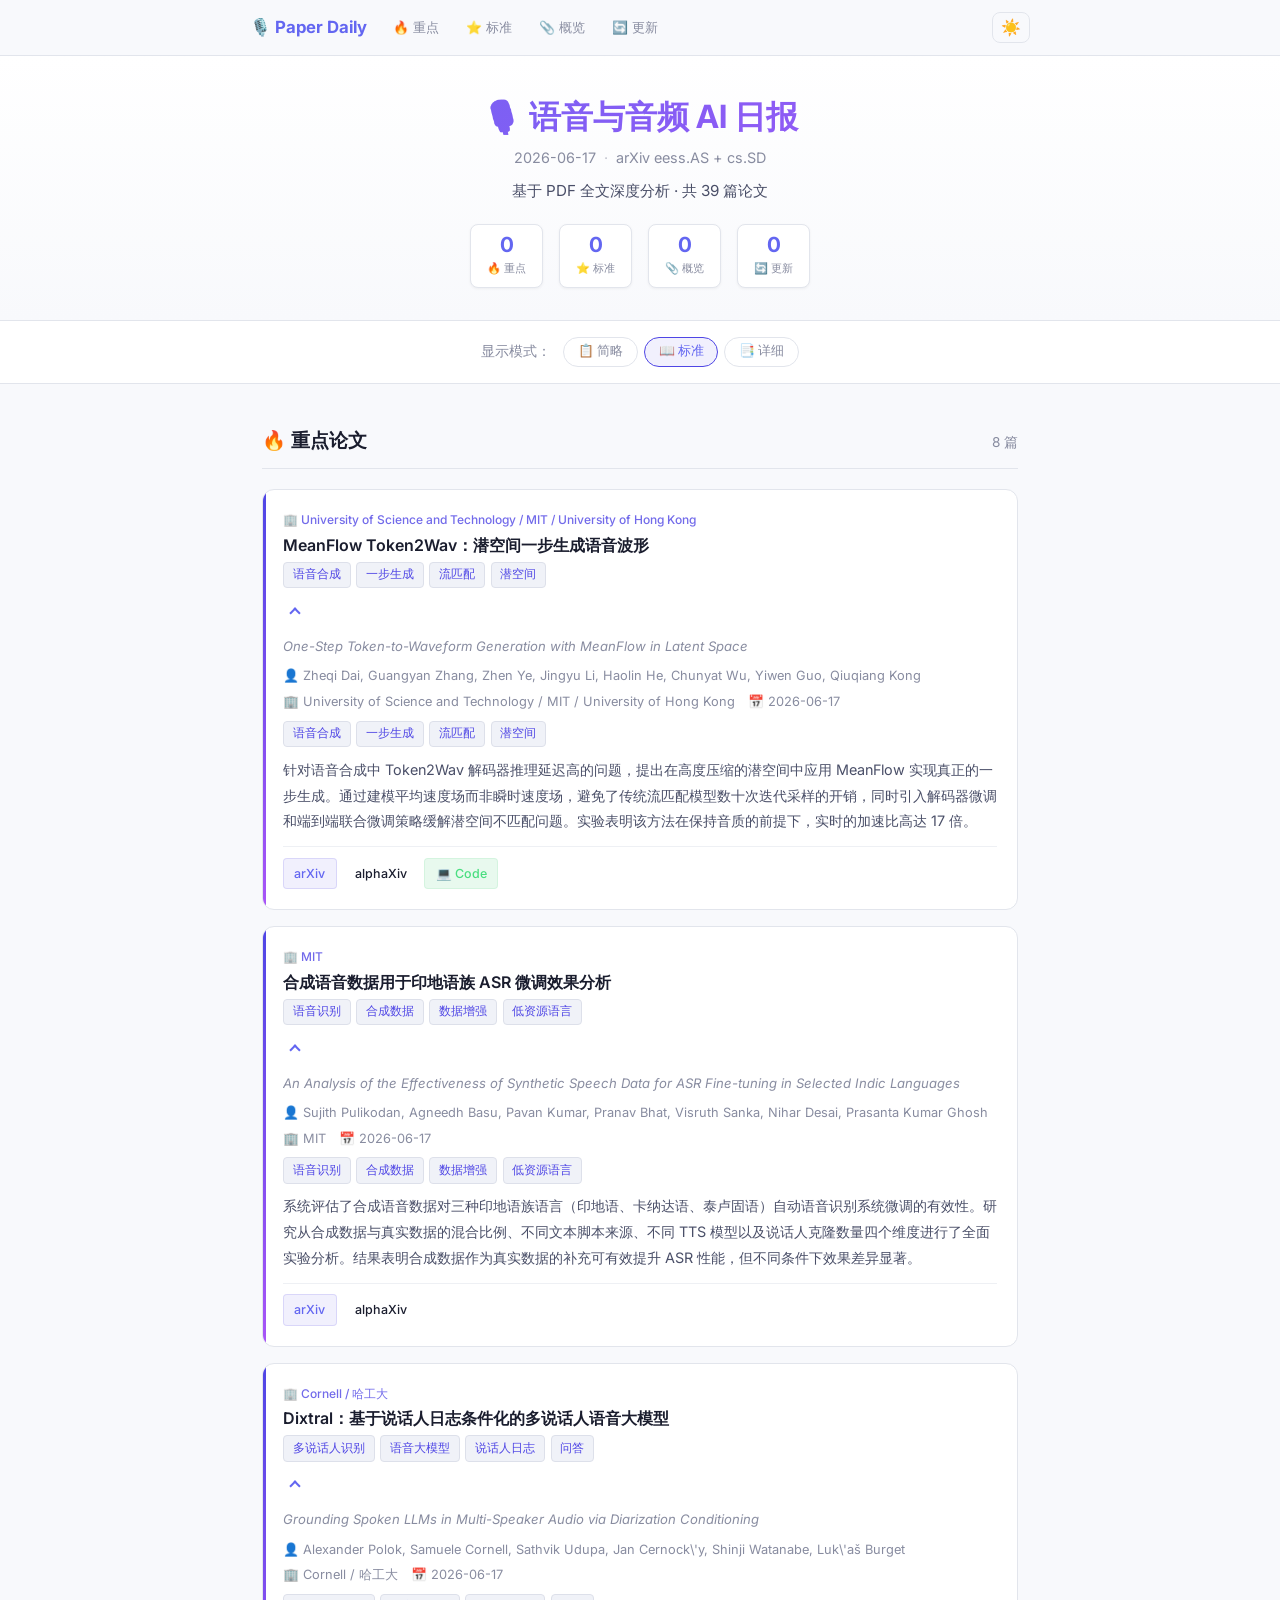
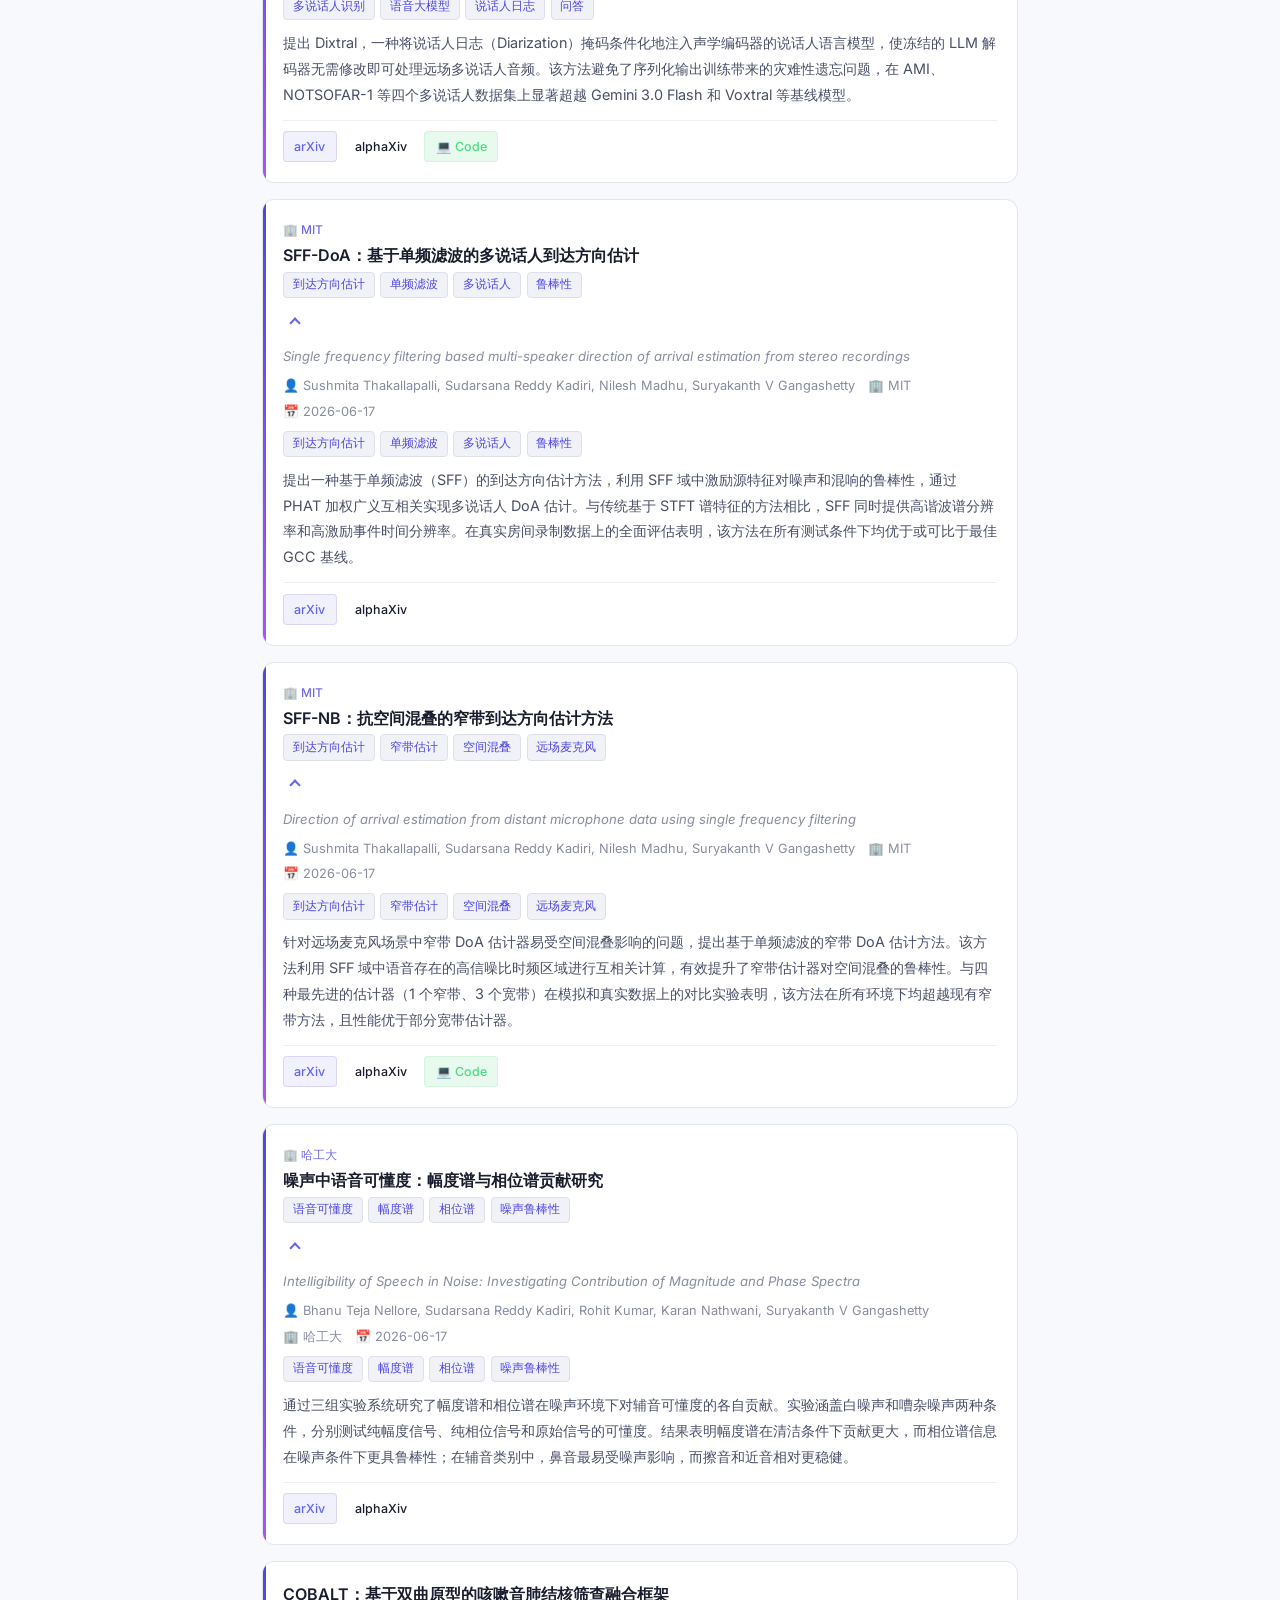
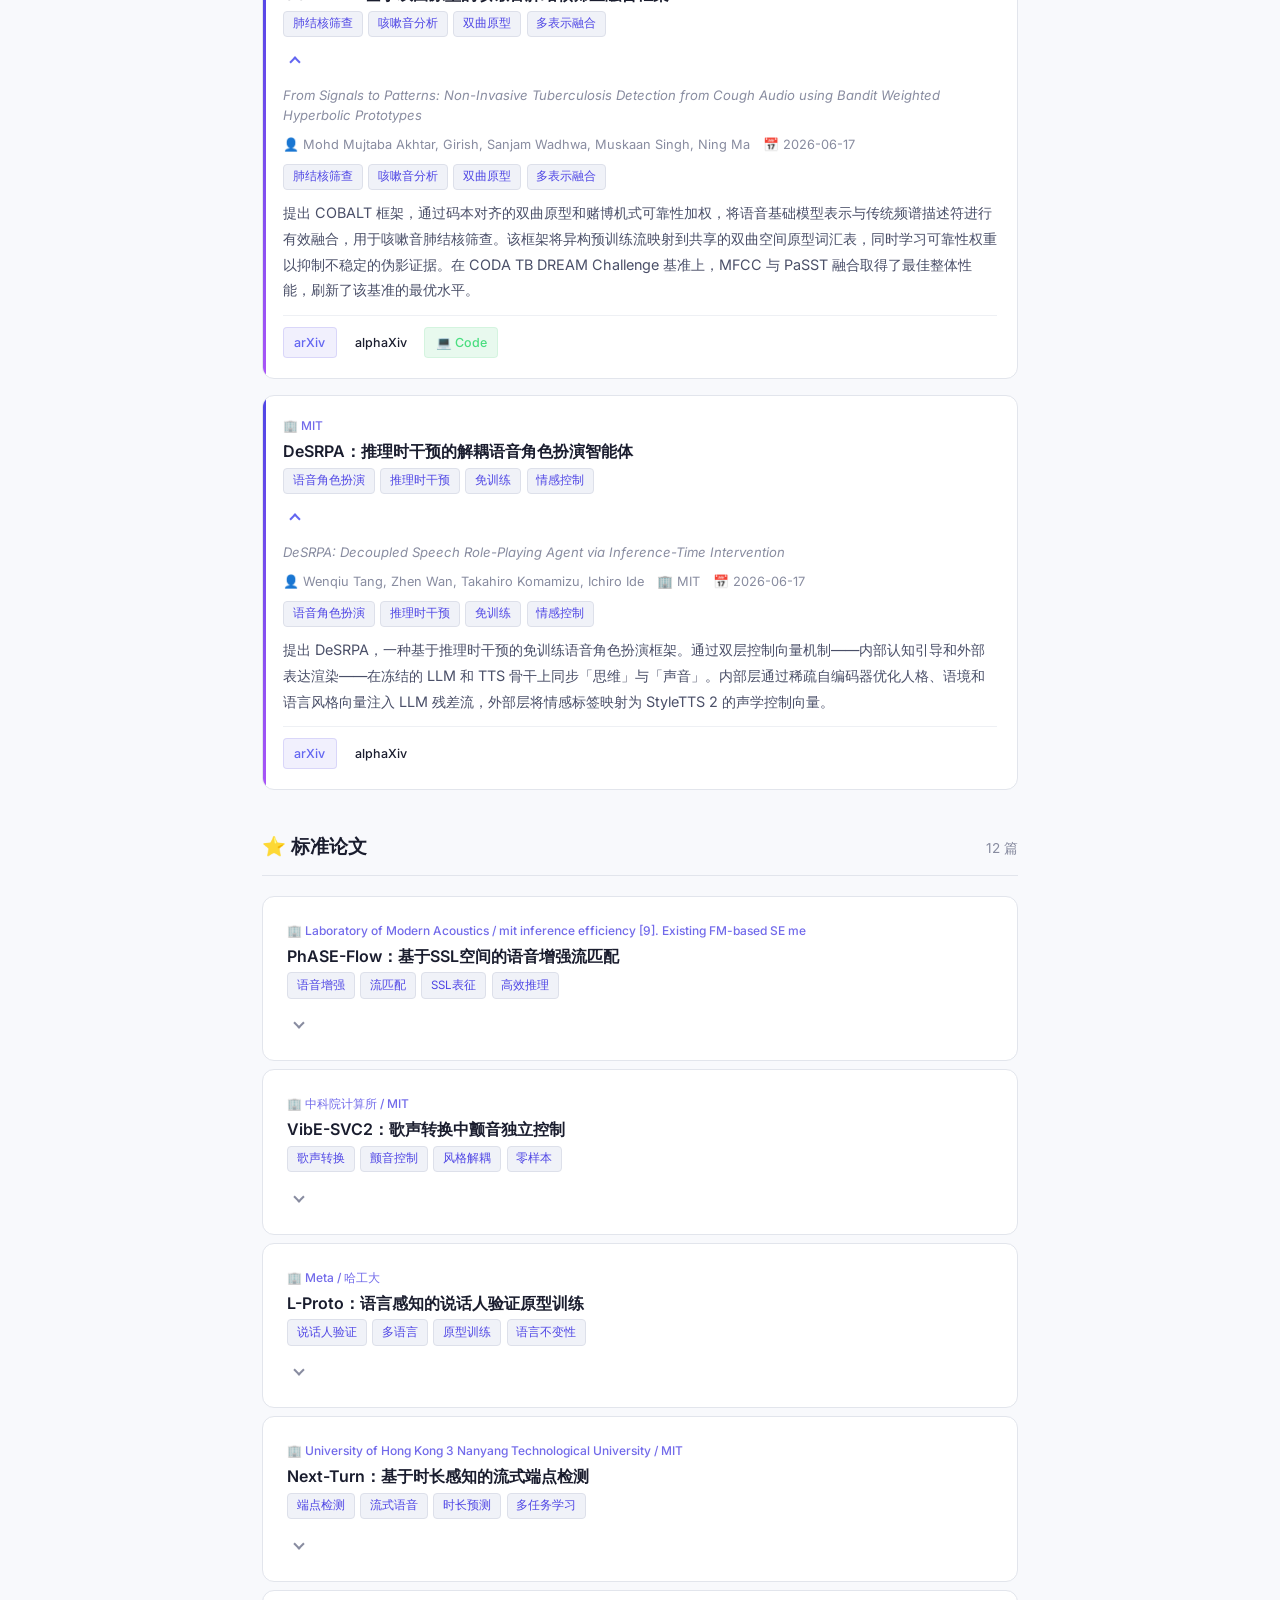
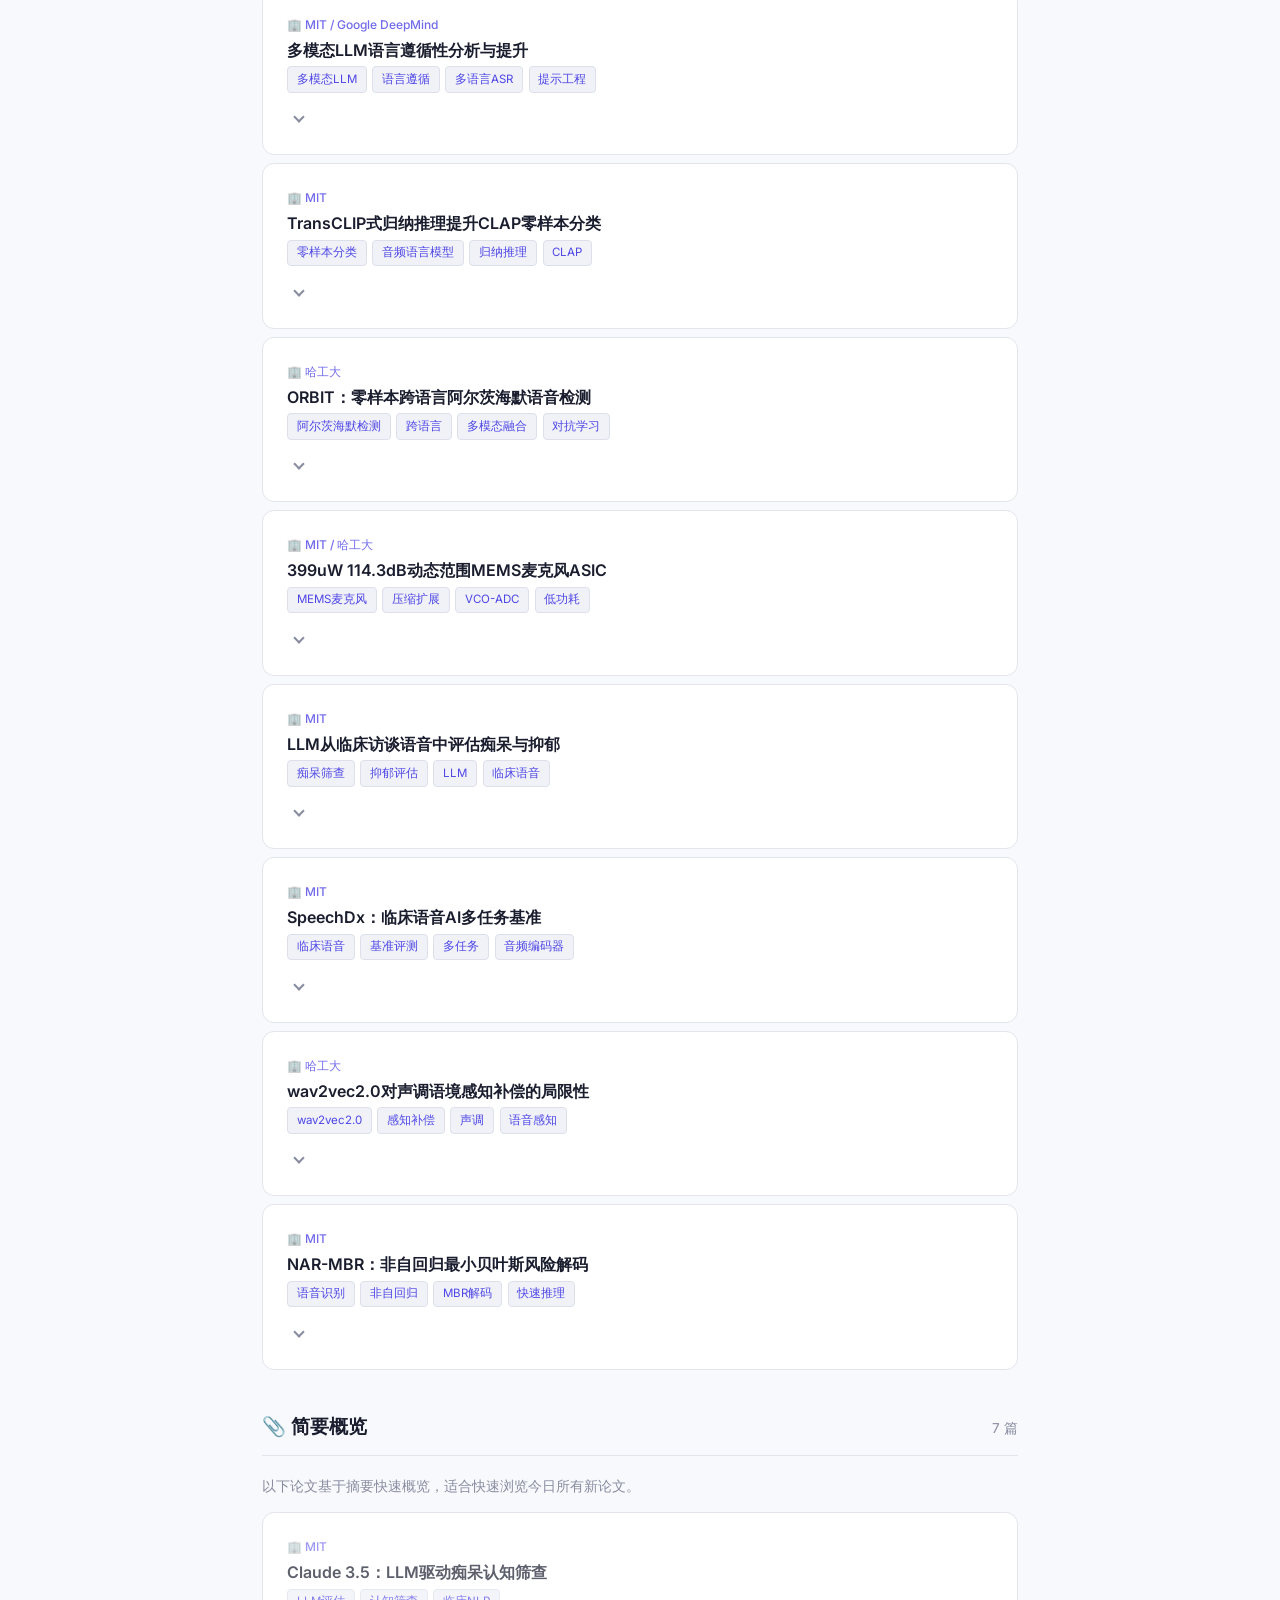
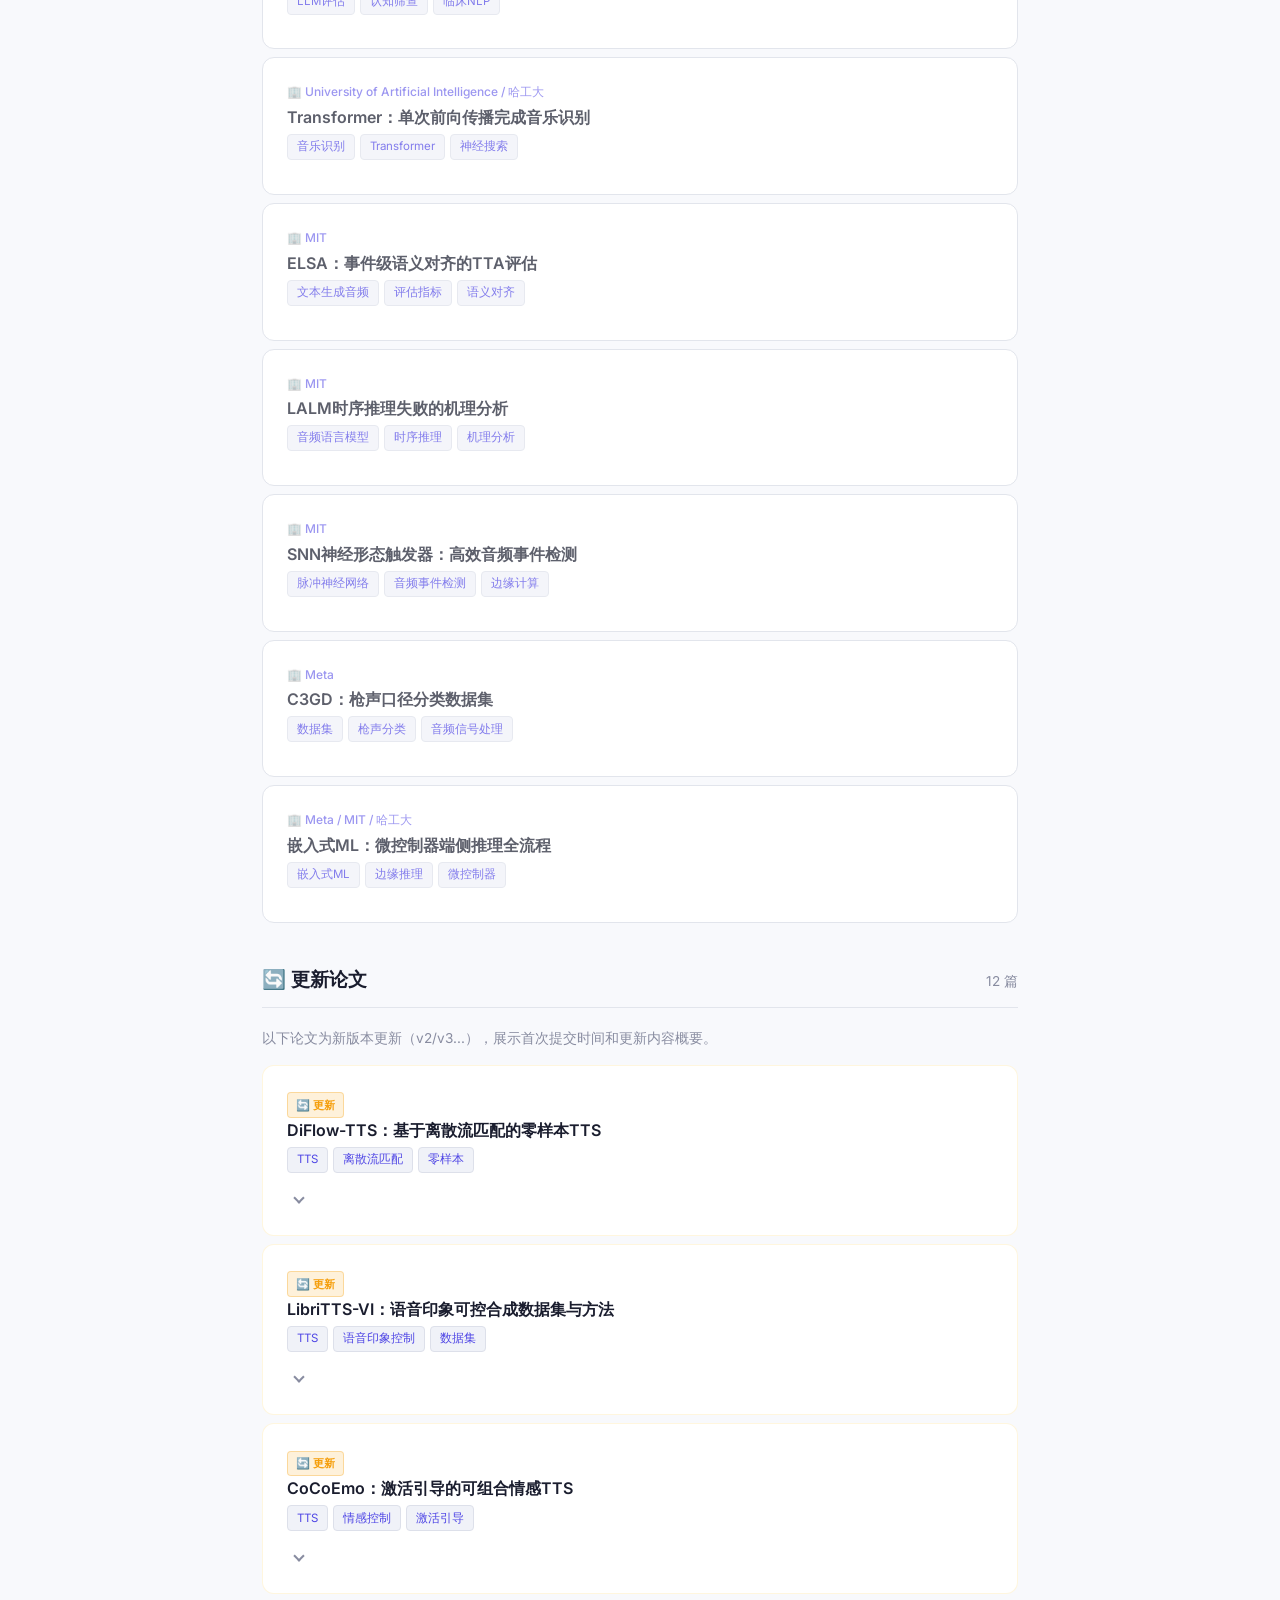
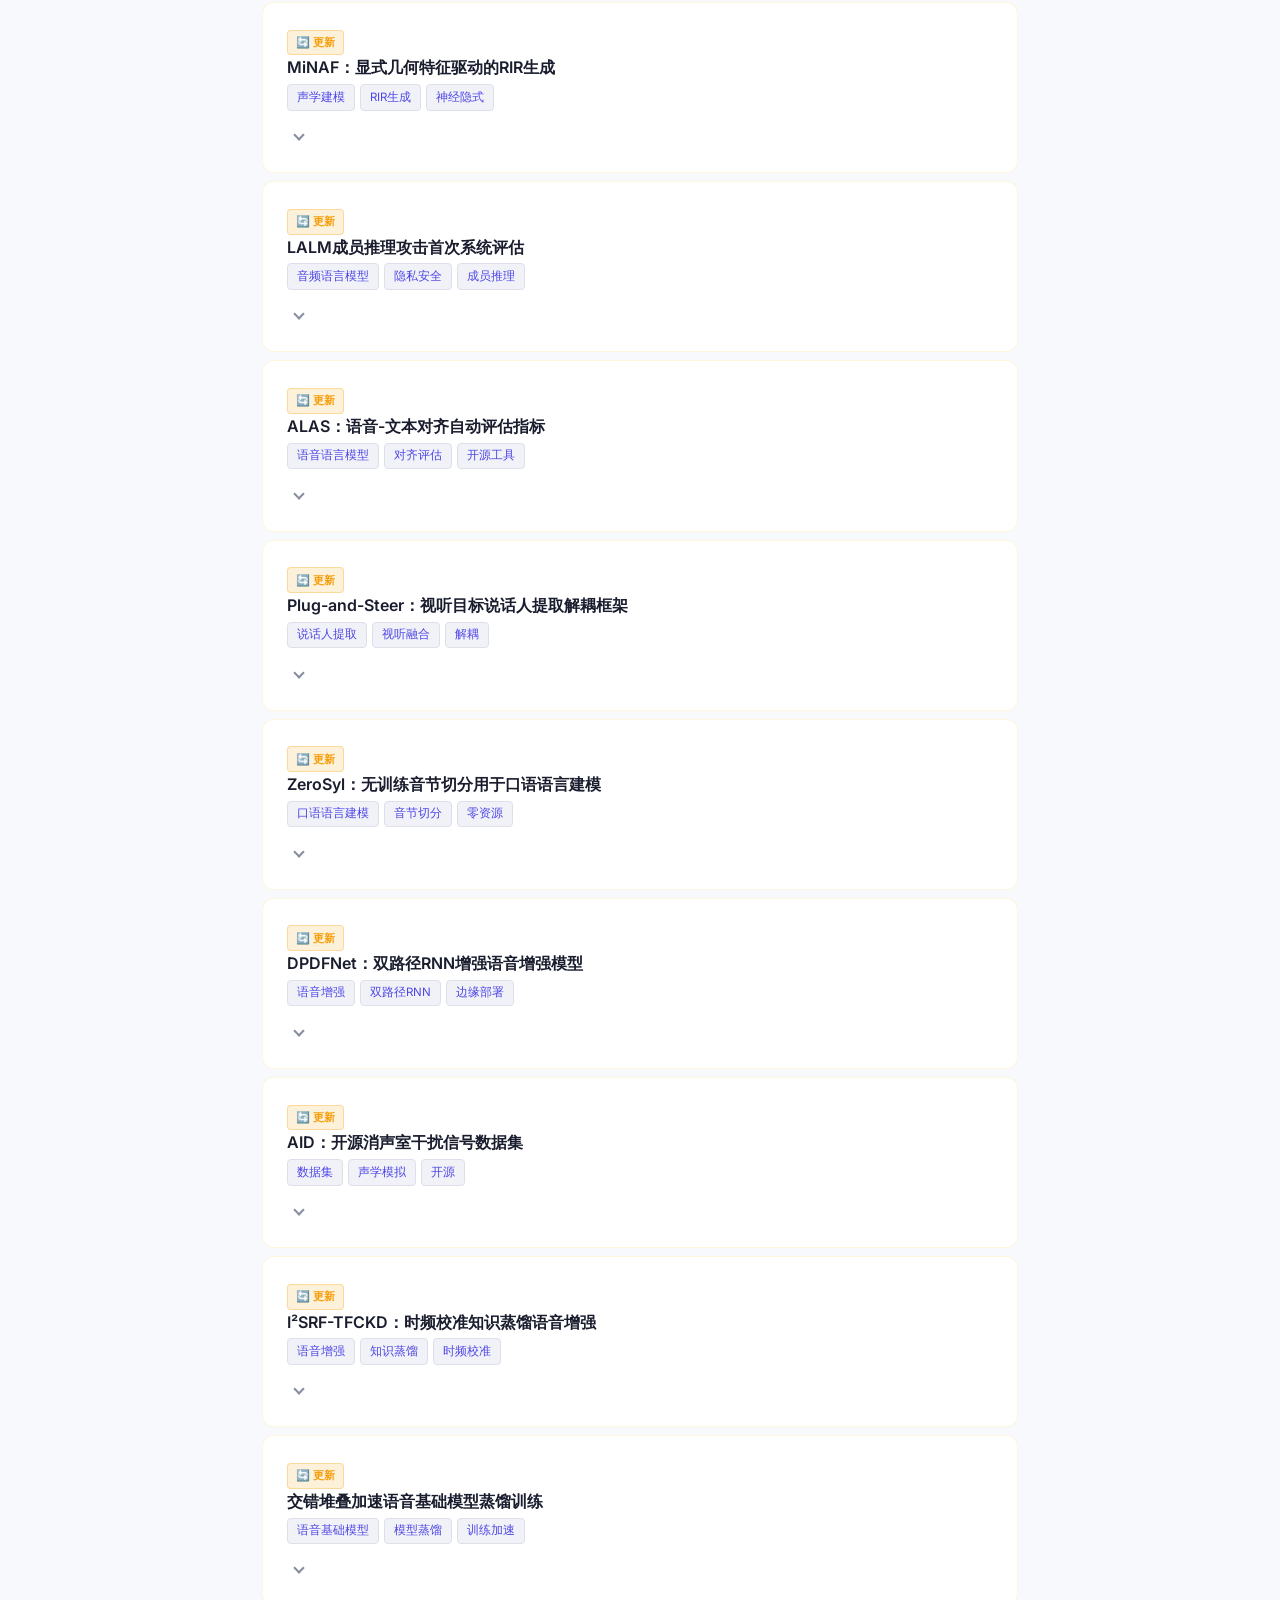
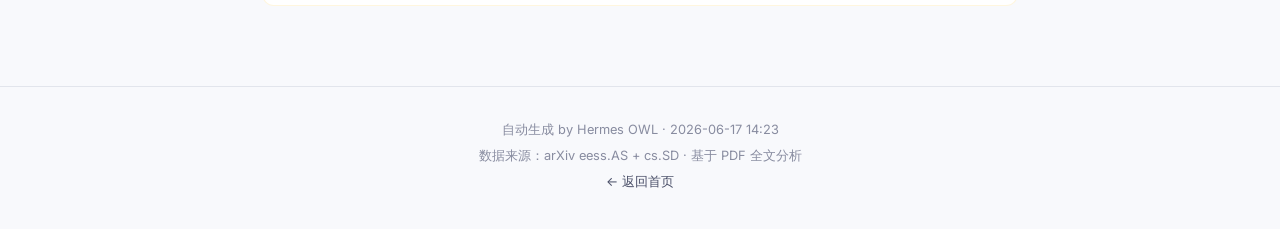
<file: daily/2026-06-17/index.html>
<!DOCTYPE html>
<html lang="zh-CN">
<head>
  <meta charset="UTF-8">
  <meta name="viewport" content="width=device-width, initial-scale=1.0, maximum-scale=5.0">
  <meta name="theme-color" content="#0a0a12">
  <title>语音与音频 AI 日报 · 2026-06-17</title>
  <link rel="preconnect" href="https://fonts.googleapis.com">
  <link rel="preconnect" href="https://fonts.gstatic.com" crossorigin>
  <link href="https://fonts.googleapis.com/css2?family=Inter:wght@400;500;600;700&family=JetBrains+Mono:wght@400;500&display=swap" rel="stylesheet">
  <link rel="stylesheet" href="../../assets/css/style.css">
</head>
<body data-theme="dark">
<nav class="topnav" id="topnav">
  <div class="topnav-inner">
    <a href="../../index.html" class="topnav-brand">🎙️ Paper Daily</a>
    <div class="topnav-links"><a href="#topic-重点论文" class="topnav-link">🔥 重点</a> <a href="#topic-标准论文" class="topnav-link">⭐ 标准</a> <a href="#topic-简要概览" class="topnav-link">📎 概览</a> <a href="#topic-更新论文" class="topnav-link">🔄 更新</a></div>
    <button class="theme-toggle" id="themeToggle" aria-label="切换主题">🌙</button>
  </div>
</nav>
<header class="hero">
  <div class="hero-content">
    <h1 class="hero-title">🎙️ 语音与音频 AI 日报</h1>
    <div class="hero-meta">
      <span class="hero-date">2026-06-17</span>
      <span class="hero-dot">·</span>
      <span class="hero-source">arXiv eess.AS + cs.SD</span>
    </div>
    <p class="hero-desc">基于 PDF 全文深度分析 · 共 39 篇论文</p>
    <div class="stats-row">
      <div class="stat-box"><span class="stat-num">0</span><span class="stat-lbl">🔥 重点</span></div>
      <div class="stat-box"><span class="stat-num">0</span><span class="stat-lbl">⭐ 标准</span></div>
      <div class="stat-box"><span class="stat-num">0</span><span class="stat-lbl">📎 概览</span></div>
      <div class="stat-box"><span class="stat-num">0</span><span class="stat-lbl">🔄 更新</span></div>
    </div>
  </div>
</header>
<div class="mode-bar">  <span class="mode-label">显示模式：</span>  <div class="mode-buttons">    <button class="mode-btn" data-mode="brief" onclick="setMode('brief')">📋 简略</button>    <button class="mode-btn active" data-mode="normal" onclick="setMode('normal')">📖 标准</button>    <button class="mode-btn" data-mode="full" onclick="setMode('full')">📑 详细</button>  </div></div>
<main class="main-content">
  <section class="section" id="topic-重点论文">
    <div class="section-header">
      <h2 class="section-title">🔥 重点论文</h2>
      <span class="section-count">8 篇</span>
    </div>
    <article class="paper-card tier-hot expanded" id="2606-18072" data-arxiv-id="2606.18072" data-tier="hot" data-has-detail="true" data-is-replace="false">      <div class="paper-header" onclick="togglePaper(this)">        <div class="paper-collapse"><div class="paper-collapse"><div class="paper-affil">🏢 University of Science and Technology / MIT / University of Hong Kong</div>  <div class="paper-one-liner"><span class="one-liner-text">MeanFlow Token2Wav：潜空间一步生成语音波形</span></div><div class="tags-row tags-collapse"><span class="tag tag-sm">语音合成</span><span class="tag tag-sm">一步生成</span><span class="tag tag-sm">流匹配</span><span class="tag tag-sm">潜空间</span></div></div><span class="expand-icon" aria-hidden="true"></span></div>      </div>      <div class="paper-body">        <div class="paper-title-en">One-Step Token-to-Waveform Generation with MeanFlow in Latent Space</div>        <div class="paper-meta"><span class="meta-author">👤 Zheqi Dai, Guangyan Zhang, Zhen Ye, Jingyu Li, Haolin He, Chunyat Wu, Yiwen Guo, Qiuqiang Kong</span><span class="meta-affil">🏢 University of Science and Technology / MIT / University of Hong Kong</span><span class="meta-date">📅 2026-06-17</span></div>        <div class="tags-row"><span class="tag">语音合成</span><span class="tag">一步生成</span><span class="tag">流匹配</span><span class="tag">潜空间</span></div>        <div class="paper-overview"><p>针对语音合成中 Token2Wav 解码器推理延迟高的问题，提出在高度压缩的潜空间中应用 MeanFlow 实现真正的一步生成。通过建模平均速度场而非瞬时速度场，避免了传统流匹配模型数十次迭代采样的开销，同时引入解码器微调和端到端联合微调策略缓解潜空间不匹配问题。实验表明该方法在保持音质的前提下，实时的加速比高达 17 倍。</p></div>                <div class="paper-links"><a href="https://arxiv.org/abs/2606.18072" target="_blank" rel="noopener" class="link-btn link-arxiv">arXiv</a><a href="https://www.alphaxiv.org/abs/2606.18072" target="_blank" rel="noopener" class="link-btn link-alphaxiv">alphaXiv</a><a href="https://github.com/dzq84/meantok" target="_blank" rel="noopener" class="link-btn link-code">💻 Code</a></div>      </div>    </article>
    <article class="paper-card tier-hot expanded" id="2606-17662" data-arxiv-id="2606.17662" data-tier="hot" data-has-detail="true" data-is-replace="false">      <div class="paper-header" onclick="togglePaper(this)">        <div class="paper-collapse"><div class="paper-collapse"><div class="paper-affil">🏢 MIT</div>  <div class="paper-one-liner"><span class="one-liner-text">合成语音数据用于印地语族 ASR 微调效果分析</span></div><div class="tags-row tags-collapse"><span class="tag tag-sm">语音识别</span><span class="tag tag-sm">合成数据</span><span class="tag tag-sm">数据增强</span><span class="tag tag-sm">低资源语言</span></div></div><span class="expand-icon" aria-hidden="true"></span></div>      </div>      <div class="paper-body">        <div class="paper-title-en">An Analysis of the Effectiveness of Synthetic Speech Data for ASR Fine-tuning in Selected Indic Languages</div>        <div class="paper-meta"><span class="meta-author">👤 Sujith Pulikodan, Agneedh Basu, Pavan Kumar, Pranav Bhat, Visruth Sanka, Nihar Desai, Prasanta Kumar Ghosh</span><span class="meta-affil">🏢 MIT</span><span class="meta-date">📅 2026-06-17</span></div>        <div class="tags-row"><span class="tag">语音识别</span><span class="tag">合成数据</span><span class="tag">数据增强</span><span class="tag">低资源语言</span></div>        <div class="paper-overview"><p>系统评估了合成语音数据对三种印地语族语言（印地语、卡纳达语、泰卢固语）自动语音识别系统微调的有效性。研究从合成数据与真实数据的混合比例、不同文本脚本来源、不同 TTS 模型以及说话人克隆数量四个维度进行了全面实验分析。结果表明合成数据作为真实数据的补充可有效提升 ASR 性能，但不同条件下效果差异显著。</p></div>                <div class="paper-links"><a href="https://arxiv.org/abs/2606.17662" target="_blank" rel="noopener" class="link-btn link-arxiv">arXiv</a><a href="https://www.alphaxiv.org/abs/2606.17662" target="_blank" rel="noopener" class="link-btn link-alphaxiv">alphaXiv</a></div>      </div>    </article>
    <article class="paper-card tier-hot expanded" id="2606-18134" data-arxiv-id="2606.18134" data-tier="hot" data-has-detail="true" data-is-replace="false">      <div class="paper-header" onclick="togglePaper(this)">        <div class="paper-collapse"><div class="paper-collapse"><div class="paper-affil">🏢 Cornell / 哈工大</div>  <div class="paper-one-liner"><span class="one-liner-text">Dixtral：基于说话人日志条件化的多说话人语音大模型</span></div><div class="tags-row tags-collapse"><span class="tag tag-sm">多说话人识别</span><span class="tag tag-sm">语音大模型</span><span class="tag tag-sm">说话人日志</span><span class="tag tag-sm">问答</span></div></div><span class="expand-icon" aria-hidden="true"></span></div>      </div>      <div class="paper-body">        <div class="paper-title-en">Grounding Spoken LLMs in Multi-Speaker Audio via Diarization Conditioning</div>        <div class="paper-meta"><span class="meta-author">👤 Alexander Polok, Samuele Cornell, Sathvik Udupa, Jan Cernock\&#x27;y, Shinji Watanabe, Luk\&#x27;aš Burget</span><span class="meta-affil">🏢 Cornell / 哈工大</span><span class="meta-date">📅 2026-06-17</span></div>        <div class="tags-row"><span class="tag">多说话人识别</span><span class="tag">语音大模型</span><span class="tag">说话人日志</span><span class="tag">问答</span></div>        <div class="paper-overview"><p>提出 Dixtral，一种将说话人日志（Diarization）掩码条件化地注入声学编码器的说话人语言模型，使冻结的 LLM 解码器无需修改即可处理远场多说话人音频。该方法避免了序列化输出训练带来的灾难性遗忘问题，在 AMI、NOTSOFAR-1 等四个多说话人数据集上显著超越 Gemini 3.0 Flash 和 Voxtral 等基线模型。</p></div>                <div class="paper-links"><a href="https://arxiv.org/abs/2606.18134" target="_blank" rel="noopener" class="link-btn link-arxiv">arXiv</a><a href="https://www.alphaxiv.org/abs/2606.18134" target="_blank" rel="noopener" class="link-btn link-alphaxiv">alphaXiv</a><a href="https://github.com/BUTSpeechFIT/Dixtral" target="_blank" rel="noopener" class="link-btn link-code">💻 Code</a></div>      </div>    </article>
    <article class="paper-card tier-hot expanded" id="2606-17258" data-arxiv-id="2606.17258" data-tier="hot" data-has-detail="true" data-is-replace="false">      <div class="paper-header" onclick="togglePaper(this)">        <div class="paper-collapse"><div class="paper-collapse"><div class="paper-affil">🏢 MIT</div>  <div class="paper-one-liner"><span class="one-liner-text">SFF-DoA：基于单频滤波的多说话人到达方向估计</span></div><div class="tags-row tags-collapse"><span class="tag tag-sm">到达方向估计</span><span class="tag tag-sm">单频滤波</span><span class="tag tag-sm">多说话人</span><span class="tag tag-sm">鲁棒性</span></div></div><span class="expand-icon" aria-hidden="true"></span></div>      </div>      <div class="paper-body">        <div class="paper-title-en">Single frequency filtering based multi-speaker direction of arrival estimation from stereo recordings</div>        <div class="paper-meta"><span class="meta-author">👤 Sushmita Thakallapalli, Sudarsana Reddy Kadiri, Nilesh Madhu, Suryakanth V Gangashetty</span><span class="meta-affil">🏢 MIT</span><span class="meta-date">📅 2026-06-17</span></div>        <div class="tags-row"><span class="tag">到达方向估计</span><span class="tag">单频滤波</span><span class="tag">多说话人</span><span class="tag">鲁棒性</span></div>        <div class="paper-overview"><p>提出一种基于单频滤波（SFF）的到达方向估计方法，利用 SFF 域中激励源特征对噪声和混响的鲁棒性，通过 PHAT 加权广义互相关实现多说话人 DoA 估计。与传统基于 STFT 谱特征的方法相比，SFF 同时提供高谐波谱分辨率和高激励事件时间分辨率。在真实房间录制数据上的全面评估表明，该方法在所有测试条件下均优于或可比于最佳 GCC 基线。</p></div>                <div class="paper-links"><a href="https://arxiv.org/abs/2606.17258" target="_blank" rel="noopener" class="link-btn link-arxiv">arXiv</a><a href="https://www.alphaxiv.org/abs/2606.17258" target="_blank" rel="noopener" class="link-btn link-alphaxiv">alphaXiv</a></div>      </div>    </article>
    <article class="paper-card tier-hot expanded" id="2606-17263" data-arxiv-id="2606.17263" data-tier="hot" data-has-detail="true" data-is-replace="false">      <div class="paper-header" onclick="togglePaper(this)">        <div class="paper-collapse"><div class="paper-collapse"><div class="paper-affil">🏢 MIT</div>  <div class="paper-one-liner"><span class="one-liner-text">SFF-NB：抗空间混叠的窄带到达方向估计方法</span></div><div class="tags-row tags-collapse"><span class="tag tag-sm">到达方向估计</span><span class="tag tag-sm">窄带估计</span><span class="tag tag-sm">空间混叠</span><span class="tag tag-sm">远场麦克风</span></div></div><span class="expand-icon" aria-hidden="true"></span></div>      </div>      <div class="paper-body">        <div class="paper-title-en">Direction of arrival estimation from distant microphone data using single frequency filtering</div>        <div class="paper-meta"><span class="meta-author">👤 Sushmita Thakallapalli, Sudarsana Reddy Kadiri, Nilesh Madhu, Suryakanth V Gangashetty</span><span class="meta-affil">🏢 MIT</span><span class="meta-date">📅 2026-06-17</span></div>        <div class="tags-row"><span class="tag">到达方向估计</span><span class="tag">窄带估计</span><span class="tag">空间混叠</span><span class="tag">远场麦克风</span></div>        <div class="paper-overview"><p>针对远场麦克风场景中窄带 DoA 估计器易受空间混叠影响的问题，提出基于单频滤波的窄带 DoA 估计方法。该方法利用 SFF 域中语音存在的高信噪比时频区域进行互相关计算，有效提升了窄带估计器对空间混叠的鲁棒性。与四种最先进的估计器（1 个窄带、3 个宽带）在模拟和真实数据上的对比实验表明，该方法在所有环境下均超越现有窄带方法，且性能优于部分宽带估计器。</p></div>                <div class="paper-links"><a href="https://arxiv.org/abs/2606.17263" target="_blank" rel="noopener" class="link-btn link-arxiv">arXiv</a><a href="https://www.alphaxiv.org/abs/2606.17263" target="_blank" rel="noopener" class="link-btn link-alphaxiv">alphaXiv</a><a href="https://github.com" target="_blank" rel="noopener" class="link-btn link-code">💻 Code</a></div>      </div>    </article>
    <article class="paper-card tier-hot expanded" id="2606-17259" data-arxiv-id="2606.17259" data-tier="hot" data-has-detail="true" data-is-replace="false">      <div class="paper-header" onclick="togglePaper(this)">        <div class="paper-collapse"><div class="paper-collapse"><div class="paper-affil">🏢 哈工大</div>  <div class="paper-one-liner"><span class="one-liner-text">噪声中语音可懂度：幅度谱与相位谱贡献研究</span></div><div class="tags-row tags-collapse"><span class="tag tag-sm">语音可懂度</span><span class="tag tag-sm">幅度谱</span><span class="tag tag-sm">相位谱</span><span class="tag tag-sm">噪声鲁棒性</span></div></div><span class="expand-icon" aria-hidden="true"></span></div>      </div>      <div class="paper-body">        <div class="paper-title-en">Intelligibility of Speech in Noise: Investigating Contribution of Magnitude and Phase Spectra</div>        <div class="paper-meta"><span class="meta-author">👤 Bhanu Teja Nellore, Sudarsana Reddy Kadiri, Rohit Kumar, Karan Nathwani, Suryakanth V Gangashetty</span><span class="meta-affil">🏢 哈工大</span><span class="meta-date">📅 2026-06-17</span></div>        <div class="tags-row"><span class="tag">语音可懂度</span><span class="tag">幅度谱</span><span class="tag">相位谱</span><span class="tag">噪声鲁棒性</span></div>        <div class="paper-overview"><p>通过三组实验系统研究了幅度谱和相位谱在噪声环境下对辅音可懂度的各自贡献。实验涵盖白噪声和嘈杂噪声两种条件，分别测试纯幅度信号、纯相位信号和原始信号的可懂度。结果表明幅度谱在清洁条件下贡献更大，而相位谱信息在噪声条件下更具鲁棒性；在辅音类别中，鼻音最易受噪声影响，而擦音和近音相对更稳健。</p></div>                <div class="paper-links"><a href="https://arxiv.org/abs/2606.17259" target="_blank" rel="noopener" class="link-btn link-arxiv">arXiv</a><a href="https://www.alphaxiv.org/abs/2606.17259" target="_blank" rel="noopener" class="link-btn link-alphaxiv">alphaXiv</a></div>      </div>    </article>
    <article class="paper-card tier-hot expanded" id="2606-17337" data-arxiv-id="2606.17337" data-tier="hot" data-has-detail="true" data-is-replace="false">      <div class="paper-header" onclick="togglePaper(this)">        <div class="paper-collapse"><div class="paper-collapse">  <div class="paper-one-liner"><span class="one-liner-text">COBALT：基于双曲原型的咳嗽音肺结核筛查融合框架</span></div><div class="tags-row tags-collapse"><span class="tag tag-sm">肺结核筛查</span><span class="tag tag-sm">咳嗽音分析</span><span class="tag tag-sm">双曲原型</span><span class="tag tag-sm">多表示融合</span></div></div><span class="expand-icon" aria-hidden="true"></span></div>      </div>      <div class="paper-body">        <div class="paper-title-en">From Signals to Patterns: Non-Invasive Tuberculosis Detection from Cough Audio using Bandit Weighted Hyperbolic Prototypes</div>        <div class="paper-meta"><span class="meta-author">👤 Mohd Mujtaba Akhtar, Girish, Sanjam Wadhwa, Muskaan Singh, Ning Ma</span><span class="meta-date">📅 2026-06-17</span></div>        <div class="tags-row"><span class="tag">肺结核筛查</span><span class="tag">咳嗽音分析</span><span class="tag">双曲原型</span><span class="tag">多表示融合</span></div>        <div class="paper-overview"><p>提出 COBALT 框架，通过码本对齐的双曲原型和赌博机式可靠性加权，将语音基础模型表示与传统频谱描述符进行有效融合，用于咳嗽音肺结核筛查。该框架将异构预训练流映射到共享的双曲空间原型词汇表，同时学习可靠性权重以抑制不稳定的伪影证据。在 CODA TB DREAM Challenge 基准上，MFCC 与 PaSST 融合取得了最佳整体性能，刷新了该基准的最优水平。</p></div>                <div class="paper-links"><a href="https://arxiv.org/abs/2606.17337" target="_blank" rel="noopener" class="link-btn link-arxiv">arXiv</a><a href="https://www.alphaxiv.org/abs/2606.17337" target="_blank" rel="noopener" class="link-btn link-alphaxiv">alphaXiv</a><a href="https://github.com/kkoutini/PaSST" target="_blank" rel="noopener" class="link-btn link-code">💻 Code</a></div>      </div>    </article>
    <article class="paper-card tier-hot expanded" id="2606-17669" data-arxiv-id="2606.17669" data-tier="hot" data-has-detail="true" data-is-replace="false">      <div class="paper-header" onclick="togglePaper(this)">        <div class="paper-collapse"><div class="paper-collapse"><div class="paper-affil">🏢 MIT</div>  <div class="paper-one-liner"><span class="one-liner-text">DeSRPA：推理时干预的解耦语音角色扮演智能体</span></div><div class="tags-row tags-collapse"><span class="tag tag-sm">语音角色扮演</span><span class="tag tag-sm">推理时干预</span><span class="tag tag-sm">免训练</span><span class="tag tag-sm">情感控制</span></div></div><span class="expand-icon" aria-hidden="true"></span></div>      </div>      <div class="paper-body">        <div class="paper-title-en">DeSRPA: Decoupled Speech Role-Playing Agent via Inference-Time Intervention</div>        <div class="paper-meta"><span class="meta-author">👤 Wenqiu Tang, Zhen Wan, Takahiro Komamizu, Ichiro Ide</span><span class="meta-affil">🏢 MIT</span><span class="meta-date">📅 2026-06-17</span></div>        <div class="tags-row"><span class="tag">语音角色扮演</span><span class="tag">推理时干预</span><span class="tag">免训练</span><span class="tag">情感控制</span></div>        <div class="paper-overview"><p>提出 DeSRPA，一种基于推理时干预的免训练语音角色扮演框架。通过双层控制向量机制——内部认知引导和外部表达渲染——在冻结的 LLM 和 TTS 骨干上同步「思维」与「声音」。内部层通过稀疏自编码器优化人格、语境和语言风格向量注入 LLM 残差流，外部层将情感标签映射为 StyleTTS 2 的声学控制向量。</p></div>                <div class="paper-links"><a href="https://arxiv.org/abs/2606.17669" target="_blank" rel="noopener" class="link-btn link-arxiv">arXiv</a><a href="https://www.alphaxiv.org/abs/2606.17669" target="_blank" rel="noopener" class="link-btn link-alphaxiv">alphaXiv</a></div>      </div>    </article>
  </section>
  <section class="section" id="topic-标准论文">
    <div class="section-header">
      <h2 class="section-title">⭐ 标准论文</h2>
      <span class="section-count">12 篇</span>
    </div>
    <article class="paper-card tier-standard" id="2606-17806" data-arxiv-id="2606.17806" data-tier="standard" data-has-detail="true" data-is-replace="false">      <div class="paper-header" onclick="togglePaper(this)">        <div class="paper-collapse"><div class="paper-collapse"><div class="paper-affil">🏢 Laboratory of Modern Acoustics / mit inference efficiency [9]. Existing FM-based SE me</div>  <div class="paper-one-liner"><span class="one-liner-text">PhASE-Flow：基于SSL空间的语音增强流匹配</span></div><div class="tags-row tags-collapse"><span class="tag tag-sm">语音增强</span><span class="tag tag-sm">流匹配</span><span class="tag tag-sm">SSL表征</span><span class="tag tag-sm">高效推理</span></div></div><span class="expand-icon" aria-hidden="true"></span></div>      </div>      <div class="paper-body">        <div class="paper-title-en">PhASE-Flow: Phonetic-Conditioned Acoustic Flow Matching in SSL Representation Domain for Speech Enhancement</div>        <div class="paper-meta"><span class="meta-author">👤 Jun Gao, Xiaobin Rong, Yu Sun, Dahan Wang, Jing Lu</span><span class="meta-date">📅 2026-06-17</span></div>        <div class="tags-row"><span class="tag">语音增强</span><span class="tag">流匹配</span><span class="tag">SSL表征</span><span class="tag">高效推理</span></div>        <div class="paper-overview"><p>提出 PhASE-Flow，一种在自监督学习（SSL）表征域内直接建模的流匹配语音增强框架。该模型以语音学表征为条件，重建干净声学表征，再通过神经声码器恢复波形。实验表明，仅用4个采样步骤即可达到最优基线水平，兼顾感知质量与推理效率。</p></div>                <div class="paper-links"><a href="https://arxiv.org/abs/2606.17806" target="_blank" rel="noopener" class="link-btn link-arxiv">arXiv</a><a href="https://www.alphaxiv.org/abs/2606.17806" target="_blank" rel="noopener" class="link-btn link-alphaxiv">alphaXiv</a><a href="https://github.com/microsoft/UniSpeech/tree/main/downstreams" target="_blank" rel="noopener" class="link-btn link-code">💻 Code</a></div>      </div>    </article>
    <article class="paper-card tier-standard" id="2606-17126" data-arxiv-id="2606.17126" data-tier="standard" data-has-detail="true" data-is-replace="false">      <div class="paper-header" onclick="togglePaper(this)">        <div class="paper-collapse"><div class="paper-collapse"><div class="paper-affil">🏢 中科院计算所 / MIT</div>  <div class="paper-one-liner"><span class="one-liner-text">VibE-SVC2：歌声转换中颤音独立控制</span></div><div class="tags-row tags-collapse"><span class="tag tag-sm">歌声转换</span><span class="tag tag-sm">颤音控制</span><span class="tag tag-sm">风格解耦</span><span class="tag tag-sm">零样本</span></div></div><span class="expand-icon" aria-hidden="true"></span></div>      </div>      <div class="paper-body">        <div class="paper-title-en">Vibrato Expression Control for Singing Voice Conversion with Improving Independent Control</div>        <div class="paper-meta"><span class="meta-author">👤 Joon-Seung Choi, Dong-Min Byun, Seong-Whan Lee</span><span class="meta-affil">🏢 中科院计算所 / MIT</span><span class="meta-date">📅 2026-06-17</span></div>        <div class="tags-row"><span class="tag">歌声转换</span><span class="tag">颤音控制</span><span class="tag">风格解耦</span><span class="tag">零样本</span></div>        <div class="paper-overview"><p>提出 VibE-SVC2 歌声转换框架，实现对音高风格和音色风格的细粒度独立控制。引入能量风格转换器解决音高-能量纠缠问题，提出零样本音高风格转换器和颤音速率缩放，并设计次谐波修正算法改善声嘶等发音风格的转换质量。主客观评估均优于现有方法。</p></div>                <div class="paper-links"><a href="https://arxiv.org/abs/2606.17126" target="_blank" rel="noopener" class="link-btn link-arxiv">arXiv</a><a href="https://www.alphaxiv.org/abs/2606.17126" target="_blank" rel="noopener" class="link-btn link-alphaxiv">alphaXiv</a><a href="https://github.com/castlechoi/VibE-SVC2" target="_blank" rel="noopener" class="link-btn link-code">💻 Code</a><a href="https://castlechoi.github.io/VibE-SVC2-demo" target="_blank" rel="noopener" class="link-btn link-project">🌐 Project</a></div>      </div>    </article>
    <article class="paper-card tier-standard" id="2606-17416" data-arxiv-id="2606.17416" data-tier="standard" data-has-detail="true" data-is-replace="false">      <div class="paper-header" onclick="togglePaper(this)">        <div class="paper-collapse"><div class="paper-collapse"><div class="paper-affil">🏢 Meta / 哈工大</div>  <div class="paper-one-liner"><span class="one-liner-text">L-Proto：语言感知的说话人验证原型训练</span></div><div class="tags-row tags-collapse"><span class="tag tag-sm">说话人验证</span><span class="tag tag-sm">多语言</span><span class="tag tag-sm">原型训练</span><span class="tag tag-sm">语言不变性</span></div></div><span class="expand-icon" aria-hidden="true"></span></div>      </div>      <div class="paper-body">        <div class="paper-title-en">L-Proto: Language-Aware Episodic Prototypical Training for Multilingual Speaker Verification</div>        <div class="paper-meta"><span class="meta-author">👤 Hyung-Seok Oh, Deok-Hyeon Cho, Seung-Bin Kim, Seong-Whan Lee</span><span class="meta-affil">🏢 Meta / 哈工大</span><span class="meta-date">📅 2026-06-17</span></div>        <div class="tags-row"><span class="tag">说话人验证</span><span class="tag">多语言</span><span class="tag">原型训练</span><span class="tag">语言不变性</span></div>        <div class="paper-overview"><p>提出 L-Proto，一种语言感知的情景原型训练策略，通过在每个训练情景中仅采样单一语言说话人来减少语言驱动的变异。该方法鼓励嵌入更聚焦于说话人身份而非语言线索，在 TidyVoice Challenge 基准上跨多种骨干架构均取得一致提升。</p></div>                <div class="paper-links"><a href="https://arxiv.org/abs/2606.17416" target="_blank" rel="noopener" class="link-btn link-arxiv">arXiv</a><a href="https://www.alphaxiv.org/abs/2606.17416" target="_blank" rel="noopener" class="link-btn link-alphaxiv">alphaXiv</a><a href="https://github.com" target="_blank" rel="noopener" class="link-btn link-code">💻 Code</a></div>      </div>    </article>
    <article class="paper-card tier-standard" id="2606-18094" data-arxiv-id="2606.18094" data-tier="standard" data-has-detail="true" data-is-replace="false">      <div class="paper-header" onclick="togglePaper(this)">        <div class="paper-collapse"><div class="paper-collapse"><div class="paper-affil">🏢 University of Hong Kong 3 Nanyang Technological University / MIT</div>  <div class="paper-one-liner"><span class="one-liner-text">Next-Turn：基于时长感知的流式端点检测</span></div><div class="tags-row tags-collapse"><span class="tag tag-sm">端点检测</span><span class="tag tag-sm">流式语音</span><span class="tag tag-sm">时长预测</span><span class="tag tag-sm">多任务学习</span></div></div><span class="expand-icon" aria-hidden="true"></span></div>      </div>      <div class="paper-body">        <div class="paper-title-en">Next-Turn: Duration-Aware Streaming Endpoint Detection via Time-to-Next-Speech-Onset Prediction</div>        <div class="paper-meta"><span class="meta-author">👤 Tristan Tsoi, Jiajun Deng, Yingke Zhu, Huu Quyen Dang, Tianxiang Cao, Nikita Kuzmin, Tao Zhong, Simon Lui</span><span class="meta-affil">🏢 University of Hong Kong 3 Nanyang Technological University / MIT</span><span class="meta-date">📅 2026-06-17</span></div>        <div class="tags-row"><span class="tag">端点检测</span><span class="tag">流式语音</span><span class="tag">时长预测</span><span class="tag">多任务学习</span></div>        <div class="paper-overview"><p>提出 Next-Turn，将下一次语音起始时间作为训练目标来解决流式端点检测中的监督模糊问题。目标值直接从语音时间戳推导，无需额外标注。在320ms窗口内端点准确率较最强基线提升25.9%，且与标准二元EPD联合训练时增益随停顿时长单调递增。</p></div>                <div class="paper-links"><a href="https://arxiv.org/abs/2606.18094" target="_blank" rel="noopener" class="link-btn link-arxiv">arXiv</a><a href="https://www.alphaxiv.org/abs/2606.18094" target="_blank" rel="noopener" class="link-btn link-alphaxiv">alphaXiv</a><a href="https://github.com" target="_blank" rel="noopener" class="link-btn link-code">💻 Code</a></div>      </div>    </article>
    <article class="paper-card tier-standard" id="2606-17281" data-arxiv-id="2606.17281" data-tier="standard" data-has-detail="true" data-is-replace="false">      <div class="paper-header" onclick="togglePaper(this)">        <div class="paper-collapse"><div class="paper-collapse"><div class="paper-affil">🏢 MIT / Google DeepMind</div>  <div class="paper-one-liner"><span class="one-liner-text">多模态LLM语言遵循性分析与提升</span></div><div class="tags-row tags-collapse"><span class="tag tag-sm">多模态LLM</span><span class="tag tag-sm">语言遵循</span><span class="tag tag-sm">多语言ASR</span><span class="tag tag-sm">提示工程</span></div></div><span class="expand-icon" aria-hidden="true"></span></div>      </div>      <div class="paper-body">        <div class="paper-title-en">Are you speaking my languages? On spoken language adherence in multimodal LLMs</div>        <div class="paper-meta"><span class="meta-author">👤 Hyungwon Kim, Kandarp Joshi, Lillian Zhou, Pavel Golik, Petar Aleksic</span><span class="meta-affil">🏢 MIT / Google DeepMind</span><span class="meta-date">📅 2026-06-17</span></div>        <div class="tags-row"><span class="tag">多模态LLM</span><span class="tag">语言遵循</span><span class="tag">多语言ASR</span><span class="tag">提示工程</span></div>        <div class="paper-overview"><p>研究多模态大模型ASR中的语言遵循性问题，正式定义「语言遵循违反」并提出量化指标。评估三种缓解策略：零样本提示、监督微调（SFT）和思维链（CoT）推理，在多种语言上分析降低语言违反的同时保持整体ASR性能的权衡。</p></div>                <div class="paper-links"><a href="https://arxiv.org/abs/2606.17281" target="_blank" rel="noopener" class="link-btn link-arxiv">arXiv</a><a href="https://www.alphaxiv.org/abs/2606.17281" target="_blank" rel="noopener" class="link-btn link-alphaxiv">alphaXiv</a></div>      </div>    </article>
    <article class="paper-card tier-standard" id="2606-17160" data-arxiv-id="2606.17160" data-tier="standard" data-has-detail="true" data-is-replace="false">      <div class="paper-header" onclick="togglePaper(this)">        <div class="paper-collapse"><div class="paper-collapse"><div class="paper-affil">🏢 MIT</div>  <div class="paper-one-liner"><span class="one-liner-text">TransCLIP式归纳推理提升CLAP零样本分类</span></div><div class="tags-row tags-collapse"><span class="tag tag-sm">零样本分类</span><span class="tag tag-sm">音频语言模型</span><span class="tag tag-sm">归纳推理</span><span class="tag tag-sm">CLAP</span></div></div><span class="expand-icon" aria-hidden="true"></span></div>      </div>      <div class="paper-body">        <div class="paper-title-en">Transductive Zero-Shot Audio Classification with Audio-Language Models</div>        <div class="paper-meta"><span class="meta-author">👤 Jingwen Zhou, Mingzhe Wang</span><span class="meta-affil">🏢 MIT</span><span class="meta-date">📅 2026-06-17</span></div>        <div class="tags-row"><span class="tag">零样本分类</span><span class="tag">音频语言模型</span><span class="tag">归纳推理</span><span class="tag">CLAP</span></div>        <div class="paper-overview"><p>首次系统研究 TransCLIP 式归纳推理在 CLAP 音频-语言模型中的应用，提出基于文本锚定的球面高斯混合EM方法，利用测试批次音频嵌入统计量优化零样本后验。在 ESC-50、UrbanSound8K 和 VocalSound 上 top-1 准确率提升 +4.6 至 +9.2 个百分点，计算开销仅约15ms。</p></div>                <div class="paper-links"><a href="https://arxiv.org/abs/2606.17160" target="_blank" rel="noopener" class="link-btn link-arxiv">arXiv</a><a href="https://www.alphaxiv.org/abs/2606.17160" target="_blank" rel="noopener" class="link-btn link-alphaxiv">alphaXiv</a></div>      </div>    </article>
    <article class="paper-card tier-standard" id="2606-17254" data-arxiv-id="2606.17254" data-tier="standard" data-has-detail="true" data-is-replace="false">      <div class="paper-header" onclick="togglePaper(this)">        <div class="paper-collapse"><div class="paper-collapse"><div class="paper-affil">🏢 哈工大</div>  <div class="paper-one-liner"><span class="one-liner-text">ORBIT：零样本跨语言阿尔茨海默语音检测</span></div><div class="tags-row tags-collapse"><span class="tag tag-sm">阿尔茨海默检测</span><span class="tag tag-sm">跨语言</span><span class="tag tag-sm">多模态融合</span><span class="tag tag-sm">对抗学习</span></div></div><span class="expand-icon" aria-hidden="true"></span></div>      </div>      <div class="paper-body">        <div class="paper-title-en">Synergizing Zero-Shot Cross-Lingual Alzheimer Detection with Language-Invariant Multimodal Bi-Geometric Adversarial Learning</div>        <div class="paper-meta"><span class="meta-author">👤 Girish, Mohd Mujtaba Akhtar, Farhan Sheth, Muskaan Singh, Juliana Gerard, Paula McClean, Kongfatt Wong-Lin</span><span class="meta-affil">🏢 哈工大</span><span class="meta-date">📅 2026-06-17</span></div>        <div class="tags-row"><span class="tag">阿尔茨海默检测</span><span class="tag">跨语言</span><span class="tag">多模态融合</span><span class="tag">对抗学习</span></div>        <div class="paper-overview"><p>提出 ORBIT 框架，通过交叉注意力融合、多抽头语言对抗和双曲-球面几何学习，实现语言不变的跨语言阿尔茨海默语音检测。在多语言语音和文本预训练模型融合下，零样本跨语言评估中持续超越单模态基线和简单拼接融合方法。</p></div>                <div class="paper-links"><a href="https://arxiv.org/abs/2606.17254" target="_blank" rel="noopener" class="link-btn link-arxiv">arXiv</a><a href="https://www.alphaxiv.org/abs/2606.17254" target="_blank" rel="noopener" class="link-btn link-alphaxiv">alphaXiv</a><a href="https://github.com/THUsatlab/AD2021," target="_blank" rel="noopener" class="link-btn link-code">💻 Code</a></div>      </div>    </article>
    <article class="paper-card tier-standard" id="2606-17879" data-arxiv-id="2606.17879" data-tier="standard" data-has-detail="true" data-is-replace="false">      <div class="paper-header" onclick="togglePaper(this)">        <div class="paper-collapse"><div class="paper-collapse"><div class="paper-affil">🏢 MIT / 哈工大</div>  <div class="paper-one-liner"><span class="one-liner-text">399uW 114.3dB动态范围MEMS麦克风ASIC</span></div><div class="tags-row tags-collapse"><span class="tag tag-sm">MEMS麦克风</span><span class="tag tag-sm">压缩扩展</span><span class="tag tag-sm">VCO-ADC</span><span class="tag tag-sm">低功耗</span></div></div><span class="expand-icon" aria-hidden="true"></span></div>      </div>      <div class="paper-body">        <div class="paper-title-en">A 399uW 114.3 dB DR Companding Readout ASIC for MEMS Microphones Employing a Multirate Time-Domain ADC</div>        <div class="paper-meta"><span class="meta-author">👤 Javier Granizo, Ruben Garvi, Ricardo Carrero, Jorge de la Torre, Javier Fernandez, Dietmar Straeussnigg, Andreas Wiesbauer, Luis Hernandez</span><span class="meta-affil">🏢 MIT / 哈工大</span><span class="meta-date">📅 2026-06-17</span></div>        <div class="tags-row"><span class="tag">MEMS麦克风</span><span class="tag">压缩扩展</span><span class="tag">VCO-ADC</span><span class="tag">低功耗</span></div>        <div class="paper-overview"><p>提出一种基于多速率时间域ADC的压缩扩展读出ASIC架构，利用VCO-based ADC的时域高分辨率表示来抑制边界伪影。采用0.13um工艺实现，功耗低于400uW，动态范围达114.3dB，Schreier FoM_SNDR为171.0dB，FoM_DR为191.3dB，兼容电容式MEMS麦克风。</p></div>                <div class="paper-links"><a href="https://arxiv.org/abs/2606.17879" target="_blank" rel="noopener" class="link-btn link-arxiv">arXiv</a><a href="https://www.alphaxiv.org/abs/2606.17879" target="_blank" rel="noopener" class="link-btn link-alphaxiv">alphaXiv</a></div>      </div>    </article>
    <article class="paper-card tier-standard" id="2606-18019" data-arxiv-id="2606.18019" data-tier="standard" data-has-detail="true" data-is-replace="false">      <div class="paper-header" onclick="togglePaper(this)">        <div class="paper-collapse"><div class="paper-collapse"><div class="paper-affil">🏢 MIT</div>  <div class="paper-one-liner"><span class="one-liner-text">LLM从临床访谈语音中评估痴呆与抑郁</span></div><div class="tags-row tags-collapse"><span class="tag tag-sm">痴呆筛查</span><span class="tag tag-sm">抑郁评估</span><span class="tag tag-sm">LLM</span><span class="tag tag-sm">临床语音</span></div></div><span class="expand-icon" aria-hidden="true"></span></div>      </div>      <div class="paper-body">        <div class="paper-title-en">Reading between the Lines: Leveraging Large Language Models for Global Dementia and Depression Assessment from Clinical Interviews</div>        <div class="paper-meta"><span class="meta-author">👤 Franziska Braun, Alea Rüggeberg, Thomas Ranzenberger, Hartmut Lehfeld, Thomas Hillemacher, Tobias Bocklet, Korbinian Riedhammer</span><span class="meta-affil">🏢 MIT</span><span class="meta-date">📅 2026-06-17</span></div>        <div class="tags-row"><span class="tag">痴呆筛查</span><span class="tag">抑郁评估</span><span class="tag">LLM</span><span class="tag">临床语音</span></div>        <div class="paper-overview"><p>研究开源LLM从154名德语受试者的临床访谈语音中预测痴呆和抑郁严重程度。提出与GDS对齐的全球抑郁量表（GDS-D），比较三种LLM在零样本和SVR特征提取两种设置下的表现。零样本抑郁预测最佳MAE为0.60，痴呆评估经结构化特征提取后MAE为0.78，误差较零样本降低35%。</p></div>                <div class="paper-links"><a href="https://arxiv.org/abs/2606.18019" target="_blank" rel="noopener" class="link-btn link-arxiv">arXiv</a><a href="https://www.alphaxiv.org/abs/2606.18019" target="_blank" rel="noopener" class="link-btn link-alphaxiv">alphaXiv</a></div>      </div>    </article>
    <article class="paper-card tier-standard" id="2606-17339" data-arxiv-id="2606.17339" data-tier="standard" data-has-detail="true" data-is-replace="false">      <div class="paper-header" onclick="togglePaper(this)">        <div class="paper-collapse"><div class="paper-collapse"><div class="paper-affil">🏢 MIT</div>  <div class="paper-one-liner"><span class="one-liner-text">SpeechDx：临床语音AI多任务基准</span></div><div class="tags-row tags-collapse"><span class="tag tag-sm">临床语音</span><span class="tag tag-sm">基准评测</span><span class="tag tag-sm">多任务</span><span class="tag tag-sm">音频编码器</span></div></div><span class="expand-icon" aria-hidden="true"></span></div>      </div>      <div class="paper-body">        <div class="paper-title-en">SpeechDx: A Multi-Task Benchmark for Clinical Speech AI</div>        <div class="paper-meta"><span class="meta-author">👤 Sejal Bhalla, Larry Kieu, Aina Merchant, Eyal de Lara, Alex Mariakakis</span><span class="meta-affil">🏢 MIT</span><span class="meta-date">📅 2026-06-17</span></div>        <div class="tags-row"><span class="tag">临床语音</span><span class="tag">基准评测</span><span class="tag">多任务</span><span class="tag">音频编码器</span></div>        <div class="paper-overview"><p>提出 SpeechDx，首个大规模临床语音AI基准，涵盖12个数据集、27项任务和9种健康状况。按语音产生阶段（概念化、公式化、发音）组织任务，系统评估12种SOTA音频编码器。结果表明大规模语音模型总体最强，领域专用模型仅在匹配任务上提升，目前尚无表征能可靠泛化至整个临床语音领域。</p></div>                <div class="paper-links"><a href="https://arxiv.org/abs/2606.17339" target="_blank" rel="noopener" class="link-btn link-arxiv">arXiv</a><a href="https://www.alphaxiv.org/abs/2606.17339" target="_blank" rel="noopener" class="link-btn link-alphaxiv">alphaXiv</a><a href="https://github.com/facebookresearch/libri-light." target="_blank" rel="noopener" class="link-btn link-code">💻 Code</a></div>      </div>    </article>
    <article class="paper-card tier-standard" id="2606-17835" data-arxiv-id="2606.17835" data-tier="standard" data-has-detail="true" data-is-replace="false">      <div class="paper-header" onclick="togglePaper(this)">        <div class="paper-collapse"><div class="paper-collapse"><div class="paper-affil">🏢 哈工大</div>  <div class="paper-one-liner"><span class="one-liner-text">wav2vec2.0对声调语境感知补偿的局限性</span></div><div class="tags-row tags-collapse"><span class="tag tag-sm">wav2vec2.0</span><span class="tag tag-sm">感知补偿</span><span class="tag tag-sm">声调</span><span class="tag tag-sm">语音感知</span></div></div><span class="expand-icon" aria-hidden="true"></span></div>      </div>      <div class="paper-body">        <div class="paper-title-en">Perceptual compensation for tonal context in self-supervised speech models</div>        <div class="paper-meta"><span class="meta-author">👤 James Kirby, Ioana Krehan, Michele Gubian</span><span class="meta-affil">🏢 哈工大</span><span class="meta-date">📅 2026-06-17</span></div>        <div class="tags-row"><span class="tag">wav2vec2.0</span><span class="tag">感知补偿</span><span class="tag">声调</span><span class="tag">语音感知</span></div>        <div class="paper-overview"><p>通过伪复制普通话声调感知补偿实验，检验wav2vec2.0架构是否表现出语音学语境补偿。纯预训练模型的嵌入相似度未发现任何补偿证据，探针分类器仅显示部分补偿迹象，且在孤立音节分类上无法复现人类表现。结果表明监督目标可能是抽象某些语音规则的必要条件。</p></div>                <div class="paper-links"><a href="https://arxiv.org/abs/2606.17835" target="_blank" rel="noopener" class="link-btn link-arxiv">arXiv</a><a href="https://www.alphaxiv.org/abs/2606.17835" target="_blank" rel="noopener" class="link-btn link-alphaxiv">alphaXiv</a><a href="https://github.com/kehanlu/mandarin-wav2vec2" target="_blank" rel="noopener" class="link-btn link-code">💻 Code</a></div>      </div>    </article>
    <article class="paper-card tier-standard" id="2606-17537" data-arxiv-id="2606.17537" data-tier="standard" data-has-detail="true" data-is-replace="false">      <div class="paper-header" onclick="togglePaper(this)">        <div class="paper-collapse"><div class="paper-collapse"><div class="paper-affil">🏢 MIT</div>  <div class="paper-one-liner"><span class="one-liner-text">NAR-MBR：非自回归最小贝叶斯风险解码</span></div><div class="tags-row tags-collapse"><span class="tag tag-sm">语音识别</span><span class="tag tag-sm">非自回归</span><span class="tag tag-sm">MBR解码</span><span class="tag tag-sm">快速推理</span></div></div><span class="expand-icon" aria-hidden="true"></span></div>      </div>      <div class="paper-body">        <div class="paper-title-en">Non-Autoregressive Minimum Bayes&#x27; Risk Decoding for Fast Speech Recognition</div>        <div class="paper-meta"><span class="meta-author">👤 Hiroyuki Deguchi, Takatomo Kano, Katsuki Chousa, Marc Delcroix</span><span class="meta-affil">🏢 MIT</span><span class="meta-date">📅 2026-06-17</span></div>        <div class="tags-row"><span class="tag">语音识别</span><span class="tag">非自回归</span><span class="tag">MBR解码</span><span class="tag">快速推理</span></div>        <div class="paper-overview"><p>提出 NAR-MBR 解码框架，利用非自回归模型的并行采样能力，通过单次前向计算高效获取多个样本，最大化期望效用。在 LibriSpeech、Switchboard、AMI 和网络演讲语料上，NAR-MBR 在超越先前NAR解码精度的同时，推理速度比自回归束搜索快达43.1倍。</p></div>                <div class="paper-links"><a href="https://arxiv.org/abs/2606.17537" target="_blank" rel="noopener" class="link-btn link-arxiv">arXiv</a><a href="https://www.alphaxiv.org/abs/2606.17537" target="_blank" rel="noopener" class="link-btn link-alphaxiv">alphaXiv</a></div>      </div>    </article>
  </section>
  <section class="section" id="topic-简要概览">
    <div class="section-header">
      <h2 class="section-title">📎 简要概览</h2>
      <span class="section-count">7 篇</span>
    </div>
    <p class="section-desc">以下论文基于摘要快速概览，适合快速浏览今日所有新论文。</p>
    <article class="paper-card tier-brief card-no-detail" id="2606-18054" data-arxiv-id="2606.18054" data-tier="brief" data-has-detail="false" data-is-replace="false">      <div class="paper-header paper-header-static">        <div class="paper-collapse"><div class="paper-collapse"><div class="paper-affil">🏢 MIT</div>  <div class="paper-one-liner"><span class="one-liner-text">Claude 3.5：LLM驱动痴呆认知筛查</span></div><div class="tags-row tags-collapse"><span class="tag tag-sm">LLM评估</span><span class="tag tag-sm">认知筛查</span><span class="tag tag-sm">临床NLP</span></div></div></div>      </div>    </article>
    <article class="paper-card tier-brief card-no-detail" id="2606-17301" data-arxiv-id="2606.17301" data-tier="brief" data-has-detail="false" data-is-replace="false">      <div class="paper-header paper-header-static">        <div class="paper-collapse"><div class="paper-collapse"><div class="paper-affil">🏢 University of Artificial Intelligence / 哈工大</div>  <div class="paper-one-liner"><span class="one-liner-text">Transformer：单次前向传播完成音乐识别</span></div><div class="tags-row tags-collapse"><span class="tag tag-sm">音乐识别</span><span class="tag tag-sm">Transformer</span><span class="tag tag-sm">神经搜索</span></div></div></div>      </div>    </article>
    <article class="paper-card tier-brief card-no-detail" id="2606-17404" data-arxiv-id="2606.17404" data-tier="brief" data-has-detail="false" data-is-replace="false">      <div class="paper-header paper-header-static">        <div class="paper-collapse"><div class="paper-collapse"><div class="paper-affil">🏢 MIT</div>  <div class="paper-one-liner"><span class="one-liner-text">ELSA：事件级语义对齐的TTA评估</span></div><div class="tags-row tags-collapse"><span class="tag tag-sm">文本生成音频</span><span class="tag tag-sm">评估指标</span><span class="tag tag-sm">语义对齐</span></div></div></div>      </div>    </article>
    <article class="paper-card tier-brief card-no-detail" id="2606-17417" data-arxiv-id="2606.17417" data-tier="brief" data-has-detail="false" data-is-replace="false">      <div class="paper-header paper-header-static">        <div class="paper-collapse"><div class="paper-collapse"><div class="paper-affil">🏢 MIT</div>  <div class="paper-one-liner"><span class="one-liner-text">LALM时序推理失败的机理分析</span></div><div class="tags-row tags-collapse"><span class="tag tag-sm">音频语言模型</span><span class="tag tag-sm">时序推理</span><span class="tag tag-sm">机理分析</span></div></div></div>      </div>    </article>
    <article class="paper-card tier-brief card-no-detail" id="2606-17775" data-arxiv-id="2606.17775" data-tier="brief" data-has-detail="false" data-is-replace="false">      <div class="paper-header paper-header-static">        <div class="paper-collapse"><div class="paper-collapse"><div class="paper-affil">🏢 MIT</div>  <div class="paper-one-liner"><span class="one-liner-text">SNN神经形态触发器：高效音频事件检测</span></div><div class="tags-row tags-collapse"><span class="tag tag-sm">脉冲神经网络</span><span class="tag tag-sm">音频事件检测</span><span class="tag tag-sm">边缘计算</span></div></div></div>      </div>    </article>
    <article class="paper-card tier-brief card-no-detail" id="2606-18135" data-arxiv-id="2606.18135" data-tier="brief" data-has-detail="false" data-is-replace="false">      <div class="paper-header paper-header-static">        <div class="paper-collapse"><div class="paper-collapse"><div class="paper-affil">🏢 Meta</div>  <div class="paper-one-liner"><span class="one-liner-text">C3GD：枪声口径分类数据集</span></div><div class="tags-row tags-collapse"><span class="tag tag-sm">数据集</span><span class="tag tag-sm">枪声分类</span><span class="tag tag-sm">音频信号处理</span></div></div></div>      </div>    </article>
    <article class="paper-card tier-brief card-no-detail" id="2606-18122" data-arxiv-id="2606.18122" data-tier="brief" data-has-detail="false" data-is-replace="false">      <div class="paper-header paper-header-static">        <div class="paper-collapse"><div class="paper-collapse"><div class="paper-affil">🏢 Meta / MIT / 哈工大</div>  <div class="paper-one-liner"><span class="one-liner-text">嵌入式ML：微控制器端侧推理全流程</span></div><div class="tags-row tags-collapse"><span class="tag tag-sm">嵌入式ML</span><span class="tag tag-sm">边缘推理</span><span class="tag tag-sm">微控制器</span></div></div></div>      </div>    </article>
  </section>
  <section class="section" id="topic-更新论文">
    <div class="section-header">
      <h2 class="section-title">🔄 更新论文</h2>
      <span class="section-count">12 篇</span>
    </div>
    <p class="section-desc">以下论文为新版本更新（v2/v3...），展示首次提交时间和更新内容概要。</p>
    <article class="paper-card tier-replace tier-replace" id="2509-09631" data-arxiv-id="2509.09631" data-tier="replace" data-has-detail="true" data-is-replace="true">      <div class="paper-header" onclick="togglePaper(this)">        <div class="paper-collapse"><div class="paper-collapse"><span class="replace-badge">🔄 更新</span>  <div class="paper-one-liner"><span class="one-liner-text">DiFlow-TTS：基于离散流匹配的零样本TTS</span></div><div class="tags-row tags-collapse"><span class="tag tag-sm">TTS</span><span class="tag tag-sm">离散流匹配</span><span class="tag tag-sm">零样本</span></div></div><span class="expand-icon" aria-hidden="true"></span></div>      </div>      <div class="paper-body">        <div class="paper-title-en">DiFlow-TTS: Compact and Low-Latency Zero-Shot Text-to-Speech with Discrete Flow Matching</div>        <div class="paper-meta"><span class="meta-author">👤 Ngoc-Son Nguyen, Thanh V. T. Tran, Hieu-Nghia Huynh-Nguyen, Truong-Son Hy, Van Nguyen</span><span class="meta-date">📅 2026-06-17</span><span class="meta-first-submit">🕐 首次提交: 2026-06-17</span></div>        <div class="tags-row"><span class="tag">TTS</span><span class="tag">离散流匹配</span><span class="tag">零样本</span></div>        <div class="paper-overview"><p>更新：提出DiFlow-TTS，采用离散流匹配与因子化去噪器，实现紧凑低延迟的零样本语音合成。</p></div>                <div class="paper-links"><a href="https://arxiv.org/abs/2509.09631" target="_blank" rel="noopener" class="link-btn link-arxiv">arXiv</a><a href="https://www.alphaxiv.org/abs/2509.09631" target="_blank" rel="noopener" class="link-btn link-alphaxiv">alphaXiv</a></div>      </div>    </article>
    <article class="paper-card tier-replace tier-replace" id="2509-15626" data-arxiv-id="2509.15626" data-tier="replace" data-has-detail="true" data-is-replace="true">      <div class="paper-header" onclick="togglePaper(this)">        <div class="paper-collapse"><div class="paper-collapse"><span class="replace-badge">🔄 更新</span>  <div class="paper-one-liner"><span class="one-liner-text">LibriTTS-VI：语音印象可控合成数据集与方法</span></div><div class="tags-row tags-collapse"><span class="tag tag-sm">TTS</span><span class="tag tag-sm">语音印象控制</span><span class="tag tag-sm">数据集</span></div></div><span class="expand-icon" aria-hidden="true"></span></div>      </div>      <div class="paper-body">        <div class="paper-title-en">LibriTTS-VI: A Public Corpus and Novel Methods for Efficient Voice Impression Control</div>        <div class="paper-meta"><span class="meta-author">👤 Junki Ohmura, Yuki Ito, Emiru Tsunoo, Toshiyuki Sekiya, Toshiyuki Kumakura</span><span class="meta-date">📅 2026-06-17</span><span class="meta-first-submit">🕐 首次提交: 2026-06-17</span></div>        <div class="tags-row"><span class="tag">TTS</span><span class="tag">语音印象控制</span><span class="tag">数据集</span></div>        <div class="paper-overview"><p>更新：发布首个公开语音印象语料库LibriTTS-VI，提出解耦训练与无参考方法，显著提升数值印象可控性。</p></div>                <div class="paper-links"><a href="https://arxiv.org/abs/2509.15626" target="_blank" rel="noopener" class="link-btn link-arxiv">arXiv</a><a href="https://www.alphaxiv.org/abs/2509.15626" target="_blank" rel="noopener" class="link-btn link-alphaxiv">alphaXiv</a></div>      </div>    </article>
    <article class="paper-card tier-replace tier-replace" id="2602-03420" data-arxiv-id="2602.03420" data-tier="replace" data-has-detail="true" data-is-replace="true">      <div class="paper-header" onclick="togglePaper(this)">        <div class="paper-collapse"><div class="paper-collapse"><span class="replace-badge">🔄 更新</span>  <div class="paper-one-liner"><span class="one-liner-text">CoCoEmo：激活引导的可组合情感TTS</span></div><div class="tags-row tags-collapse"><span class="tag tag-sm">TTS</span><span class="tag tag-sm">情感控制</span><span class="tag tag-sm">激活引导</span></div></div><span class="expand-icon" aria-hidden="true"></span></div>      </div>      <div class="paper-body">        <div class="paper-title-en">CoCoEmo: Composable and Controllable Human-Like Emotional TTS via Activation Steering</div>        <div class="paper-meta"><span class="meta-author">👤 Siyi Wang, Shihong Tan, Siyi Liu, Hong Jia, Gongping Huang, James Bailey, Ting Dang</span><span class="meta-date">📅 2026-06-17</span><span class="meta-first-submit">🕐 首次提交: 2026-06-17</span></div>        <div class="tags-row"><span class="tag">TTS</span><span class="tag">情感控制</span><span class="tag">激活引导</span></div>        <div class="paper-overview"><p>更新：首次系统分析混合TTS中激活引导的情感控制，发现情感韵律主要由语言模块合成，实现自然混合情感语音生成。</p></div>                <div class="paper-links"><a href="https://arxiv.org/abs/2602.03420" target="_blank" rel="noopener" class="link-btn link-arxiv">arXiv</a><a href="https://www.alphaxiv.org/abs/2602.03420" target="_blank" rel="noopener" class="link-btn link-alphaxiv">alphaXiv</a></div>      </div>    </article>
    <article class="paper-card tier-replace tier-replace" id="2509-15210" data-arxiv-id="2509.15210" data-tier="replace" data-has-detail="true" data-is-replace="true">      <div class="paper-header" onclick="togglePaper(this)">        <div class="paper-collapse"><div class="paper-collapse"><span class="replace-badge">🔄 更新</span>  <div class="paper-one-liner"><span class="one-liner-text">MiNAF：显式几何特征驱动的RIR生成</span></div><div class="tags-row tags-collapse"><span class="tag tag-sm">声学建模</span><span class="tag tag-sm">RIR生成</span><span class="tag tag-sm">神经隐式</span></div></div><span class="expand-icon" aria-hidden="true"></span></div>      </div>      <div class="paper-body">        <div class="paper-title-en">Explicit Context-Driven Neural Acoustic Modeling for High-Fidelity RIR Generation</div>        <div class="paper-meta"><span class="meta-author">👤 Chen Si, Qianyi Wu, Chaitanya Amballa, Romit Roy Choudhury</span><span class="meta-date">📅 2026-06-17</span><span class="meta-first-submit">🕐 首次提交: 2026-06-17</span></div>        <div class="tags-row"><span class="tag">声学建模</span><span class="tag">RIR生成</span><span class="tag">神经隐式</span></div>        <div class="paper-overview"><p>更新：提出MiNAF，利用房间网格距离分布作为显式局部几何特征，引导模型生成更准确的房间脉冲响应。</p></div>                <div class="paper-links"><a href="https://arxiv.org/abs/2509.15210" target="_blank" rel="noopener" class="link-btn link-arxiv">arXiv</a><a href="https://www.alphaxiv.org/abs/2509.15210" target="_blank" rel="noopener" class="link-btn link-alphaxiv">alphaXiv</a></div>      </div>    </article>
    <article class="paper-card tier-replace tier-replace" id="2603-28378" data-arxiv-id="2603.28378" data-tier="replace" data-has-detail="true" data-is-replace="true">      <div class="paper-header" onclick="togglePaper(this)">        <div class="paper-collapse"><div class="paper-collapse"><span class="replace-badge">🔄 更新</span>  <div class="paper-one-liner"><span class="one-liner-text">LALM成员推理攻击首次系统评估</span></div><div class="tags-row tags-collapse"><span class="tag tag-sm">音频语言模型</span><span class="tag tag-sm">隐私安全</span><span class="tag tag-sm">成员推理</span></div></div><span class="expand-icon" aria-hidden="true"></span></div>      </div>      <div class="paper-body">        <div class="paper-title-en">Membership Inference Attacks against Large Audio Language Models</div>        <div class="paper-meta"><span class="meta-author">👤 Jia-Kai Dong, Yu-Xiang Lin, Hung-Yi Lee</span><span class="meta-date">📅 2026-06-17</span><span class="meta-first-submit">🕐 首次提交: 2026-06-17</span></div>        <div class="tags-row"><span class="tag">音频语言模型</span><span class="tag">隐私安全</span><span class="tag">成员推理</span></div>        <div class="paper-overview"><p>更新：首次系统评估大型音频语言模型的成员推理攻击，提出盲基线协议控制分布偏移，揭示LALM记忆是跨模态的。</p></div>                <div class="paper-links"><a href="https://arxiv.org/abs/2603.28378" target="_blank" rel="noopener" class="link-btn link-arxiv">arXiv</a><a href="https://www.alphaxiv.org/abs/2603.28378" target="_blank" rel="noopener" class="link-btn link-alphaxiv">alphaXiv</a></div>      </div>    </article>
    <article class="paper-card tier-replace tier-replace" id="2505-19937" data-arxiv-id="2505.19937" data-tier="replace" data-has-detail="true" data-is-replace="true">      <div class="paper-header" onclick="togglePaper(this)">        <div class="paper-collapse"><div class="paper-collapse"><span class="replace-badge">🔄 更新</span>  <div class="paper-one-liner"><span class="one-liner-text">ALAS：语音-文本对齐自动评估指标</span></div><div class="tags-row tags-collapse"><span class="tag tag-sm">语音语言模型</span><span class="tag tag-sm">对齐评估</span><span class="tag tag-sm">开源工具</span></div></div><span class="expand-icon" aria-hidden="true"></span></div>      </div>      <div class="paper-body">        <div class="paper-title-en">ALAS: An Automatic Latent Alignment Score for Audio Language Models</div>        <div class="paper-meta"><span class="meta-author">👤 Pooneh Mousavi, Yingzhi Wang, Mirco Ravanelli, Cem Subakan</span><span class="meta-date">📅 2026-06-17</span><span class="meta-first-submit">🕐 首次提交: 2026-06-17</span></div>        <div class="tags-row"><span class="tag">语音语言模型</span><span class="tag">对齐评估</span><span class="tag">开源工具</span></div>        <div class="paper-overview"><p>更新：提出ALAS，无需训练即可探测Speech-LLM各层隐藏状态中的音频-文本对齐程度，适用于多种任务和模型。</p></div>                <div class="paper-links"><a href="https://arxiv.org/abs/2505.19937" target="_blank" rel="noopener" class="link-btn link-arxiv">arXiv</a><a href="https://www.alphaxiv.org/abs/2505.19937" target="_blank" rel="noopener" class="link-btn link-alphaxiv">alphaXiv</a></div>      </div>    </article>
    <article class="paper-card tier-replace tier-replace" id="2603-19697" data-arxiv-id="2603.19697" data-tier="replace" data-has-detail="true" data-is-replace="true">      <div class="paper-header" onclick="togglePaper(this)">        <div class="paper-collapse"><div class="paper-collapse"><span class="replace-badge">🔄 更新</span>  <div class="paper-one-liner"><span class="one-liner-text">Plug-and-Steer：视听目标说话人提取解耦框架</span></div><div class="tags-row tags-collapse"><span class="tag tag-sm">说话人提取</span><span class="tag tag-sm">视听融合</span><span class="tag tag-sm">解耦</span></div></div><span class="expand-icon" aria-hidden="true"></span></div>      </div>      <div class="paper-body">        <div class="paper-title-en">Plug-and-Steer: Decoupling Separation and Selection in Audio-Visual Target Speaker Extraction</div>        <div class="paper-meta"><span class="meta-author">👤 Doyeop Kwak, Suyeon Lee, Joon Son Chung</span><span class="meta-date">📅 2026-06-17</span><span class="meta-first-submit">🕐 首次提交: 2026-06-17</span></div>        <div class="tags-row"><span class="tag">说话人提取</span><span class="tag">视听融合</span><span class="tag">解耦</span></div>        <div class="paper-overview"><p>更新：提出即插即用引导方法，将分离与目标选择解耦，视觉模态仅负责目标选择，保持音频骨干的高保真声学先验。</p></div>                <div class="paper-links"><a href="https://arxiv.org/abs/2603.19697" target="_blank" rel="noopener" class="link-btn link-arxiv">arXiv</a><a href="https://www.alphaxiv.org/abs/2603.19697" target="_blank" rel="noopener" class="link-btn link-alphaxiv">alphaXiv</a></div>      </div>    </article>
    <article class="paper-card tier-replace tier-replace" id="2602-15537" data-arxiv-id="2602.15537" data-tier="replace" data-has-detail="true" data-is-replace="true">      <div class="paper-header" onclick="togglePaper(this)">        <div class="paper-collapse"><div class="paper-collapse"><span class="replace-badge">🔄 更新</span>  <div class="paper-one-liner"><span class="one-liner-text">ZeroSyl：无训练音节切分用于口语语言建模</span></div><div class="tags-row tags-collapse"><span class="tag tag-sm">口语语言建模</span><span class="tag tag-sm">音节切分</span><span class="tag tag-sm">零资源</span></div></div><span class="expand-icon" aria-hidden="true"></span></div>      </div>      <div class="paper-body">        <div class="paper-title-en">ZeroSyl: Simple Zero-Resource Syllable Tokenization for Spoken Language Modeling</div>        <div class="paper-meta"><span class="meta-author">👤 Nicol Visser, Simon Malan, Danel Slabbert, Herman Kamper</span><span class="meta-date">📅 2026-06-17</span><span class="meta-first-submit">🕐 首次提交: 2026-06-17</span></div>        <div class="tags-row"><span class="tag">口语语言建模</span><span class="tag">音节切分</span><span class="tag">零资源</span></div>        <div class="paper-overview"><p>更新：提出ZeroSyl，无需训练即可从冻结WavLM提取音节边界与嵌入，在词汇、句法和叙事基准上超越先前音节分词器。</p></div>                <div class="paper-links"><a href="https://arxiv.org/abs/2602.15537" target="_blank" rel="noopener" class="link-btn link-arxiv">arXiv</a><a href="https://www.alphaxiv.org/abs/2602.15537" target="_blank" rel="noopener" class="link-btn link-alphaxiv">alphaXiv</a></div>      </div>    </article>
    <article class="paper-card tier-replace tier-replace" id="2512-16420" data-arxiv-id="2512.16420" data-tier="replace" data-has-detail="true" data-is-replace="true">      <div class="paper-header" onclick="togglePaper(this)">        <div class="paper-collapse"><div class="paper-collapse"><span class="replace-badge">🔄 更新</span>  <div class="paper-one-liner"><span class="one-liner-text">DPDFNet：双路径RNN增强语音增强模型</span></div><div class="tags-row tags-collapse"><span class="tag tag-sm">语音增强</span><span class="tag tag-sm">双路径RNN</span><span class="tag tag-sm">边缘部署</span></div></div><span class="expand-icon" aria-hidden="true"></span></div>      </div>      <div class="paper-body">        <div class="paper-title-en">DPDFNet: Boosting DeepFilterNet2 via Dual-Path RNN</div>        <div class="paper-meta"><span class="meta-author">👤 Daniel Rika, Nino Sapir, Ido Gus</span><span class="meta-date">📅 2026-06-17</span><span class="meta-first-submit">🕐 首次提交: 2026-06-17</span></div>        <div class="tags-row"><span class="tag">语音增强</span><span class="tag">双路径RNN</span><span class="tag">边缘部署</span></div>        <div class="paper-overview"><p>更新：扩展DeepFilterNet2为双路径块编码器，引入过衰减损失和微调阶段，在VoiceBank+DEMAND和DNS4上持续提升，可在边缘NPU实时运行。</p></div>                <div class="paper-links"><a href="https://arxiv.org/abs/2512.16420" target="_blank" rel="noopener" class="link-btn link-arxiv">arXiv</a><a href="https://www.alphaxiv.org/abs/2512.16420" target="_blank" rel="noopener" class="link-btn link-alphaxiv">alphaXiv</a></div>      </div>    </article>
    <article class="paper-card tier-replace tier-replace" id="2208-03023" data-arxiv-id="2208.03023" data-tier="replace" data-has-detail="true" data-is-replace="true">      <div class="paper-header" onclick="togglePaper(this)">        <div class="paper-collapse"><div class="paper-collapse"><span class="replace-badge">🔄 更新</span>  <div class="paper-one-liner"><span class="one-liner-text">AID：开源消声室干扰信号数据集</span></div><div class="tags-row tags-collapse"><span class="tag tag-sm">数据集</span><span class="tag tag-sm">声学模拟</span><span class="tag tag-sm">开源</span></div></div><span class="expand-icon" aria-hidden="true"></span></div>      </div>      <div class="paper-body">        <div class="paper-title-en">AID: Open-source Anechoic Interferer Dataset</div>        <div class="paper-meta"><span class="meta-author">👤 Philipp Götz, Cagdas Tuna, Andreas Walther, Emanu\&quot;el A. P. Habets</span><span class="meta-date">📅 2026-06-17</span><span class="meta-first-submit">🕐 首次提交: 2026-06-17</span></div>        <div class="tags-row"><span class="tag">数据集</span><span class="tag">声学模拟</span><span class="tag">开源</span></div>        <div class="paper-overview"><p>更新：发布家庭环境声源的消声室录音数据集及Python库，用于模拟复杂声学场景中的非平稳干扰信号。</p></div>                <div class="paper-links"><a href="https://arxiv.org/abs/2208.03023" target="_blank" rel="noopener" class="link-btn link-arxiv">arXiv</a><a href="https://www.alphaxiv.org/abs/2208.03023" target="_blank" rel="noopener" class="link-btn link-alphaxiv">alphaXiv</a></div>      </div>    </article>
    <article class="paper-card tier-replace tier-replace" id="2506-13127" data-arxiv-id="2506.13127" data-tier="replace" data-has-detail="true" data-is-replace="true">      <div class="paper-header" onclick="togglePaper(this)">        <div class="paper-collapse"><div class="paper-collapse"><span class="replace-badge">🔄 更新</span>  <div class="paper-one-liner"><span class="one-liner-text">I²SRF-TFCKD：时频校准知识蒸馏语音增强</span></div><div class="tags-row tags-collapse"><span class="tag tag-sm">语音增强</span><span class="tag tag-sm">知识蒸馏</span><span class="tag tag-sm">时频校准</span></div></div><span class="expand-icon" aria-hidden="true"></span></div>      </div>      <div class="paper-body">        <div class="paper-title-en">Leveraging Local and Global Knowledge Integration with Time-Frequency Calibrated Distillation for Speech Enhancement</div>        <div class="paper-meta"><span class="meta-author">👤 Jiaming Cheng, Ruiyu Liang, Ye Ni, Chao Xu, Jing Li, Wei Zhou, Rui Liu, Björn W. Schuller, Xiaoshuai Hao</span><span class="meta-date">📅 2026-06-17</span><span class="meta-first-submit">🕐 首次提交: 2026-06-17</span></div>        <div class="tags-row"><span class="tag">语音增强</span><span class="tag">知识蒸馏</span><span class="tag">时频校准</span></div>        <div class="paper-overview"><p>更新：提出集内-集间递归融合与时频校准蒸馏框架，充分利用语音时频差异信息，显著提升低复杂度学生模型性能。</p></div>                <div class="paper-links"><a href="https://arxiv.org/abs/2506.13127" target="_blank" rel="noopener" class="link-btn link-arxiv">arXiv</a><a href="https://www.alphaxiv.org/abs/2506.13127" target="_blank" rel="noopener" class="link-btn link-alphaxiv">alphaXiv</a></div>      </div>    </article>
    <article class="paper-card tier-replace tier-replace" id="2606-11766" data-arxiv-id="2606.11766" data-tier="replace" data-has-detail="true" data-is-replace="true">      <div class="paper-header" onclick="togglePaper(this)">        <div class="paper-collapse"><div class="paper-collapse"><span class="replace-badge">🔄 更新</span>  <div class="paper-one-liner"><span class="one-liner-text">交错堆叠加速语音基础模型蒸馏训练</span></div><div class="tags-row tags-collapse"><span class="tag tag-sm">语音基础模型</span><span class="tag tag-sm">模型蒸馏</span><span class="tag tag-sm">训练加速</span></div></div><span class="expand-icon" aria-hidden="true"></span></div>      </div>      <div class="paper-body">        <div class="paper-title-en">Fast Speech Foundation Model Distillation Using Interleaved Stacking</div>        <div class="paper-meta"><span class="meta-author">👤 Eungbeom Kim, Kyogu Lee</span><span class="meta-date">📅 2026-06-17</span><span class="meta-first-submit">🕐 首次提交: 2026-06-17</span></div>        <div class="tags-row"><span class="tag">语音基础模型</span><span class="tag">模型蒸馏</span><span class="tag">训练加速</span></div>        <div class="paper-overview"><p>更新：提出交错堆叠方法，在堆叠过程中保持层位置一致性，解决现有堆叠方法的性能退化问题，加速SFM蒸馏训练。</p></div>                <div class="paper-links"><a href="https://arxiv.org/abs/2606.11766" target="_blank" rel="noopener" class="link-btn link-arxiv">arXiv</a><a href="https://www.alphaxiv.org/abs/2606.11766" target="_blank" rel="noopener" class="link-btn link-alphaxiv">alphaXiv</a></div>      </div>    </article>
  </section>
</main>
<footer class="site-footer">
  <div class="footer-content">
    <p>自动生成 by Hermes OWL · 2026-06-17 14:23</p>
    <p>数据来源：arXiv eess.AS + cs.SD · 基于 PDF 全文分析</p>
    <p><a href="../../index.html" class="footer-link">← 返回首页</a></p>
  </div>
</footer>
<button class="scroll-top" id="scrollTop" aria-label="回到顶部">↑</button>
<script src="../../assets/js/main.js"></script>
</body>
</html>
</file>
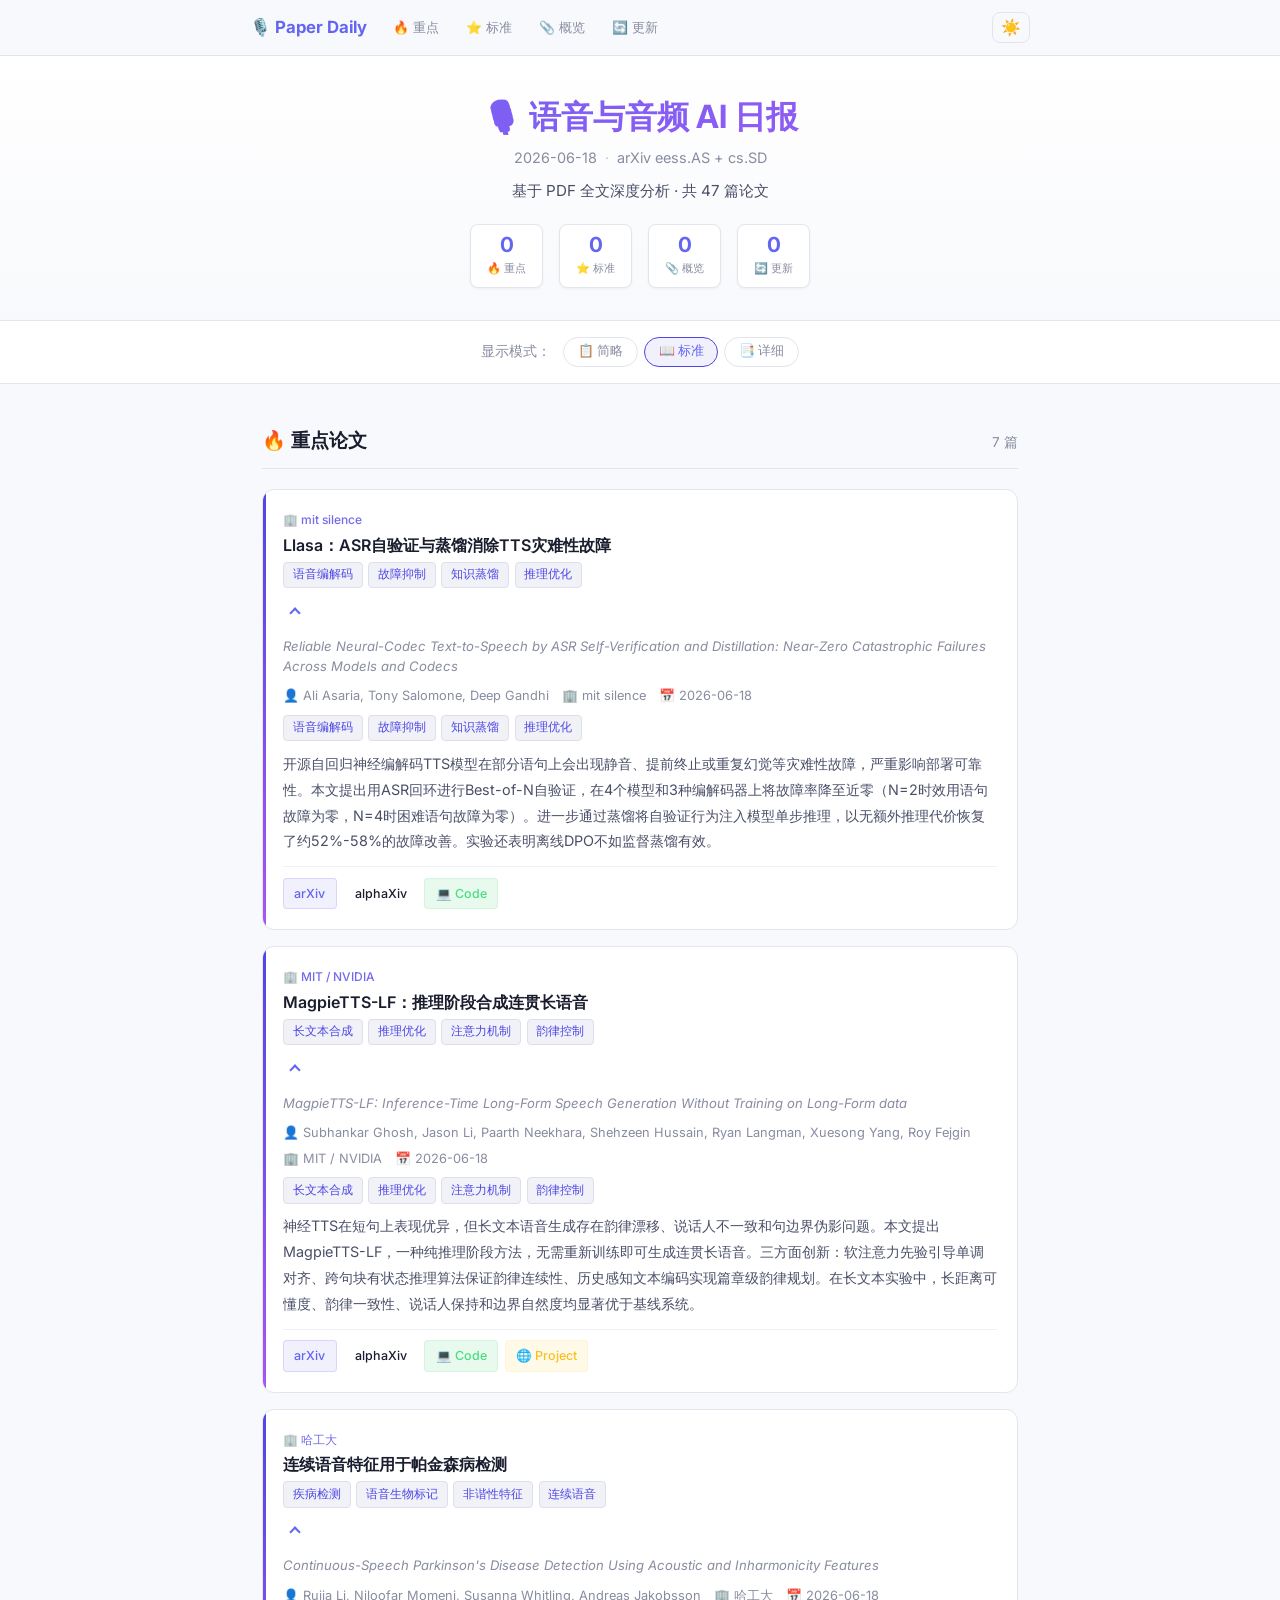
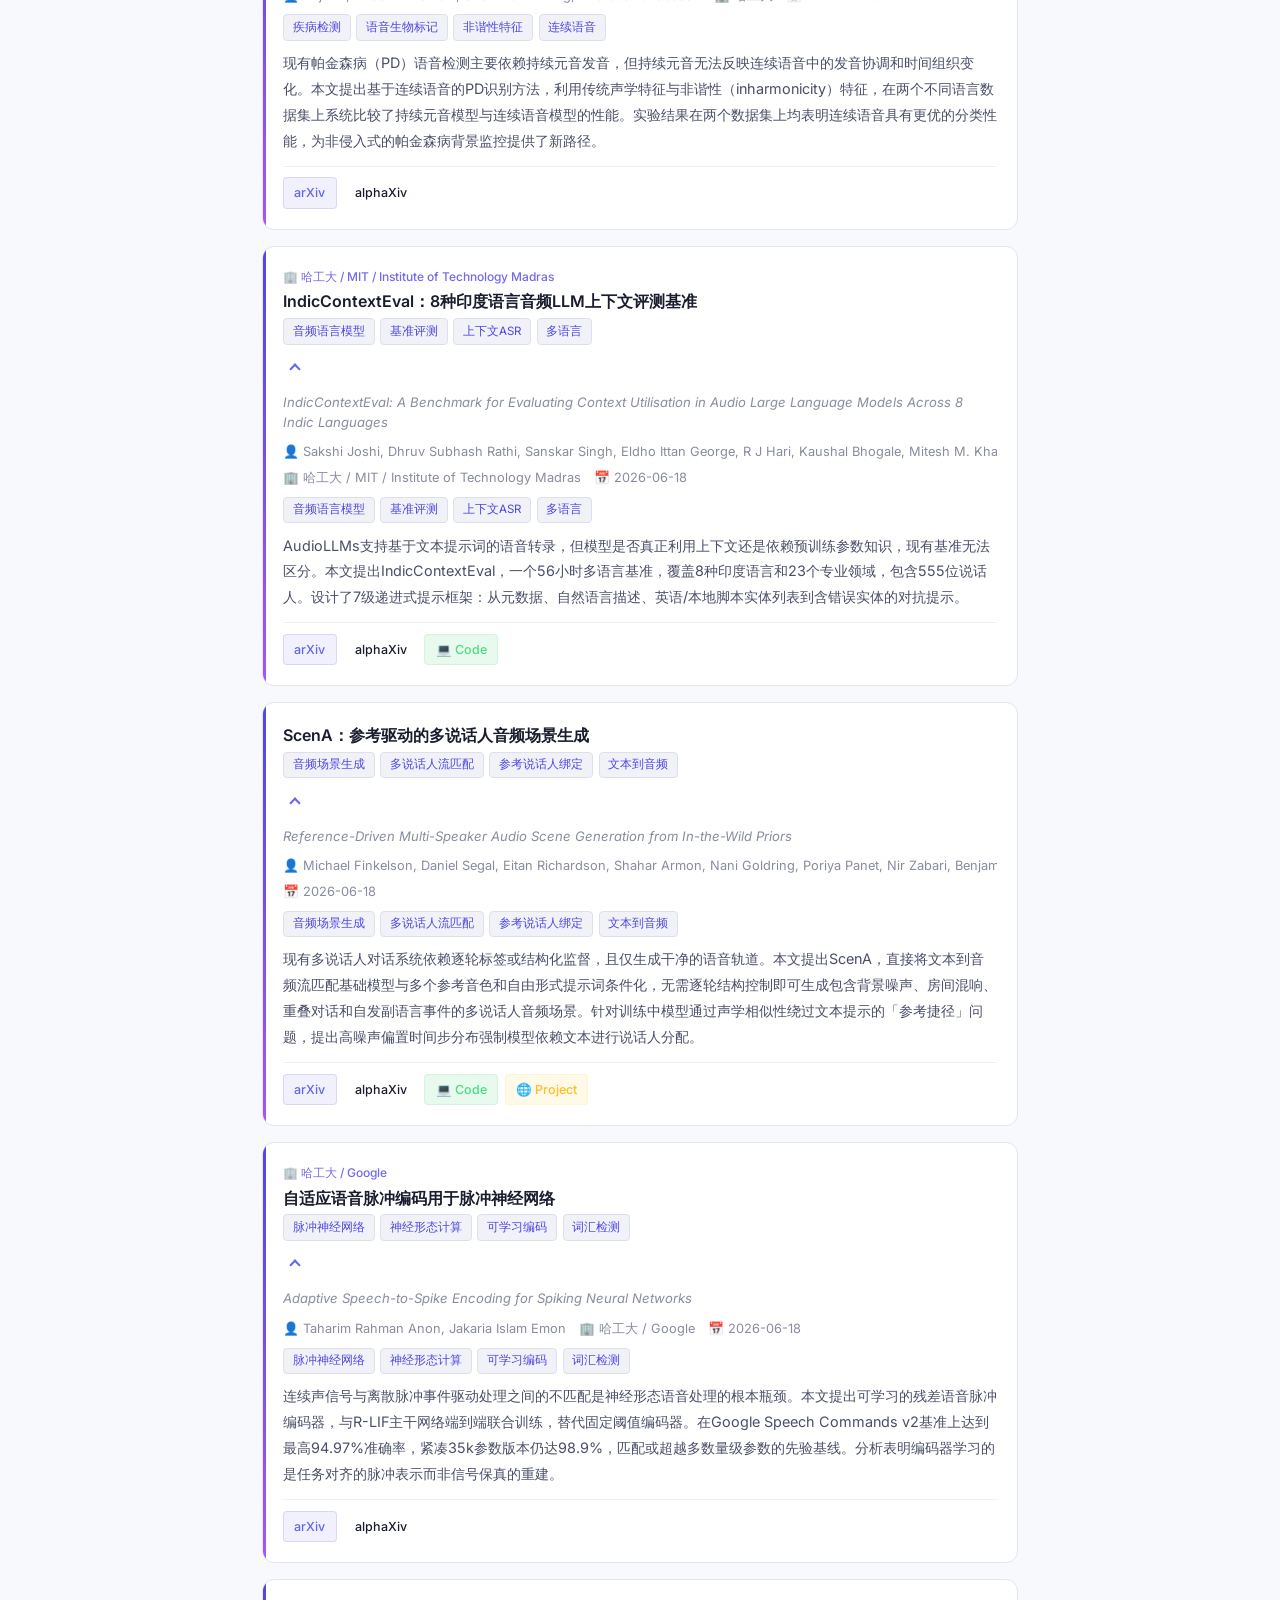
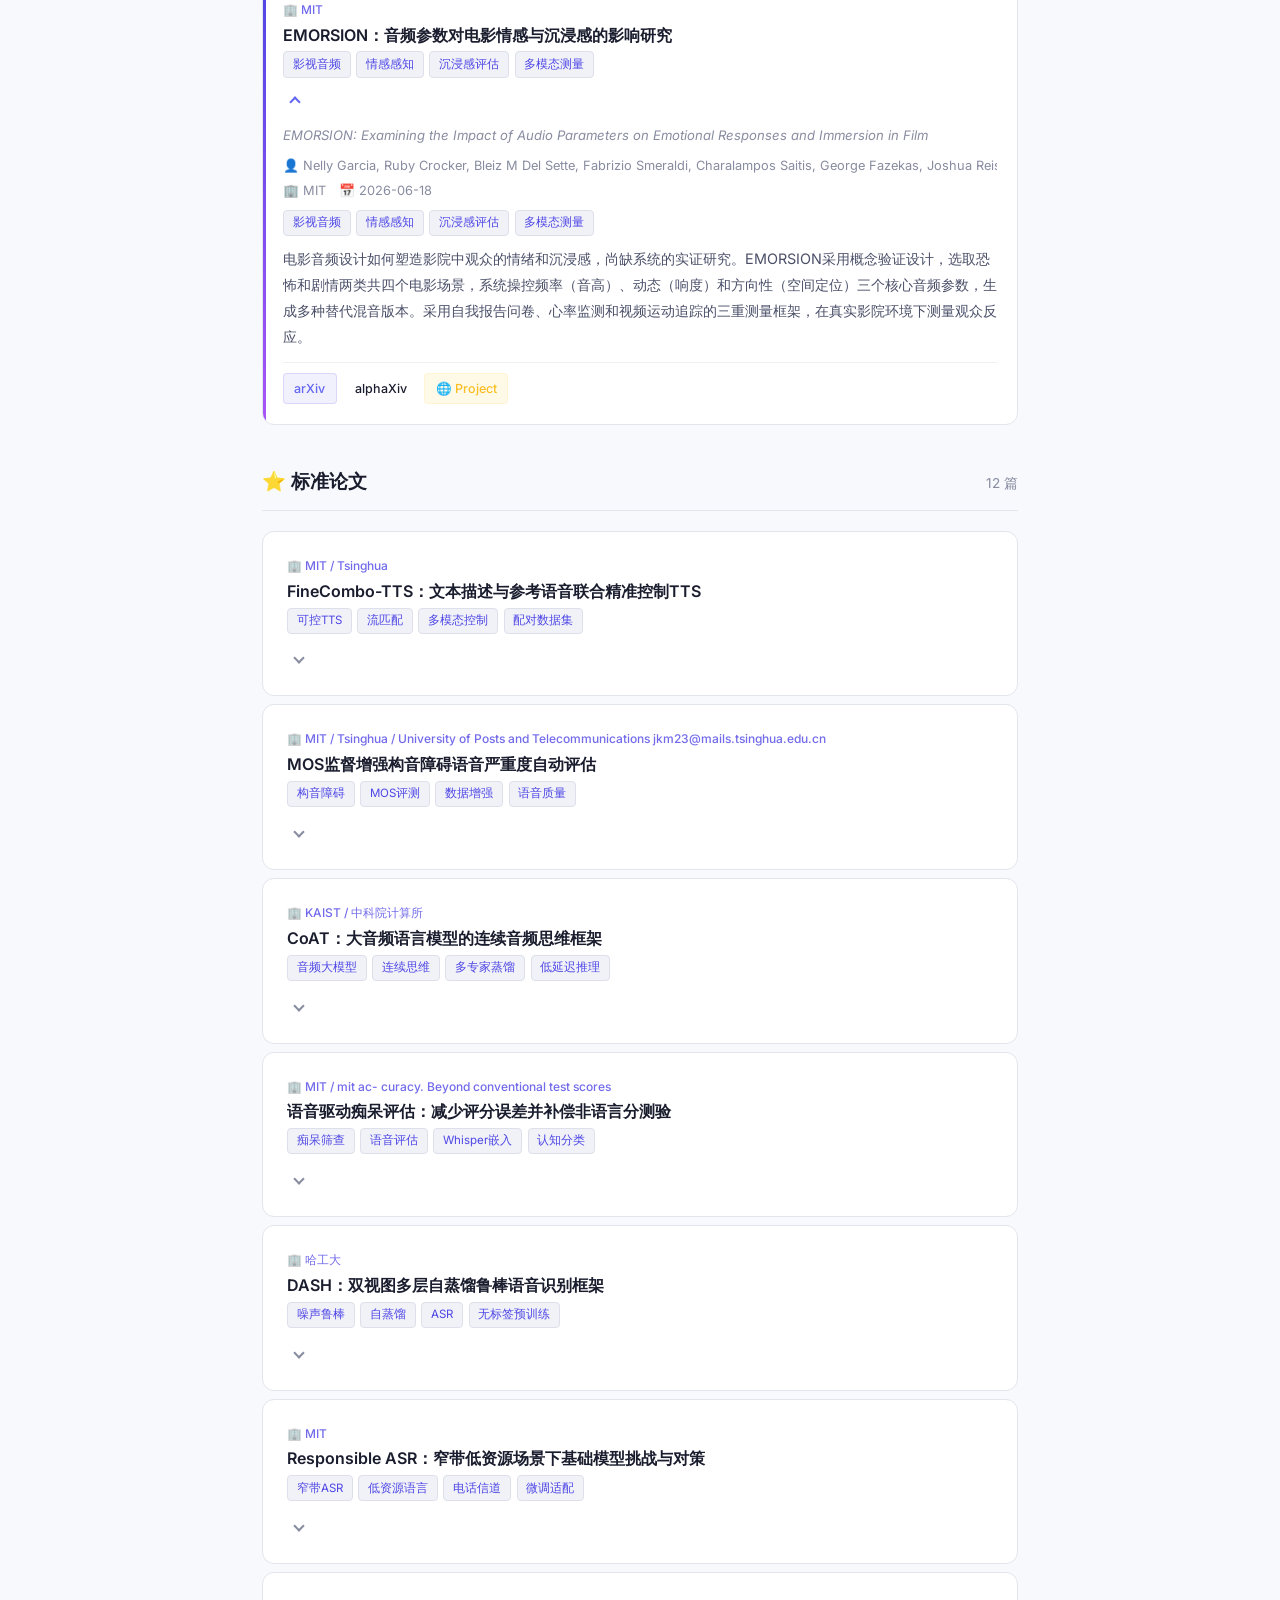
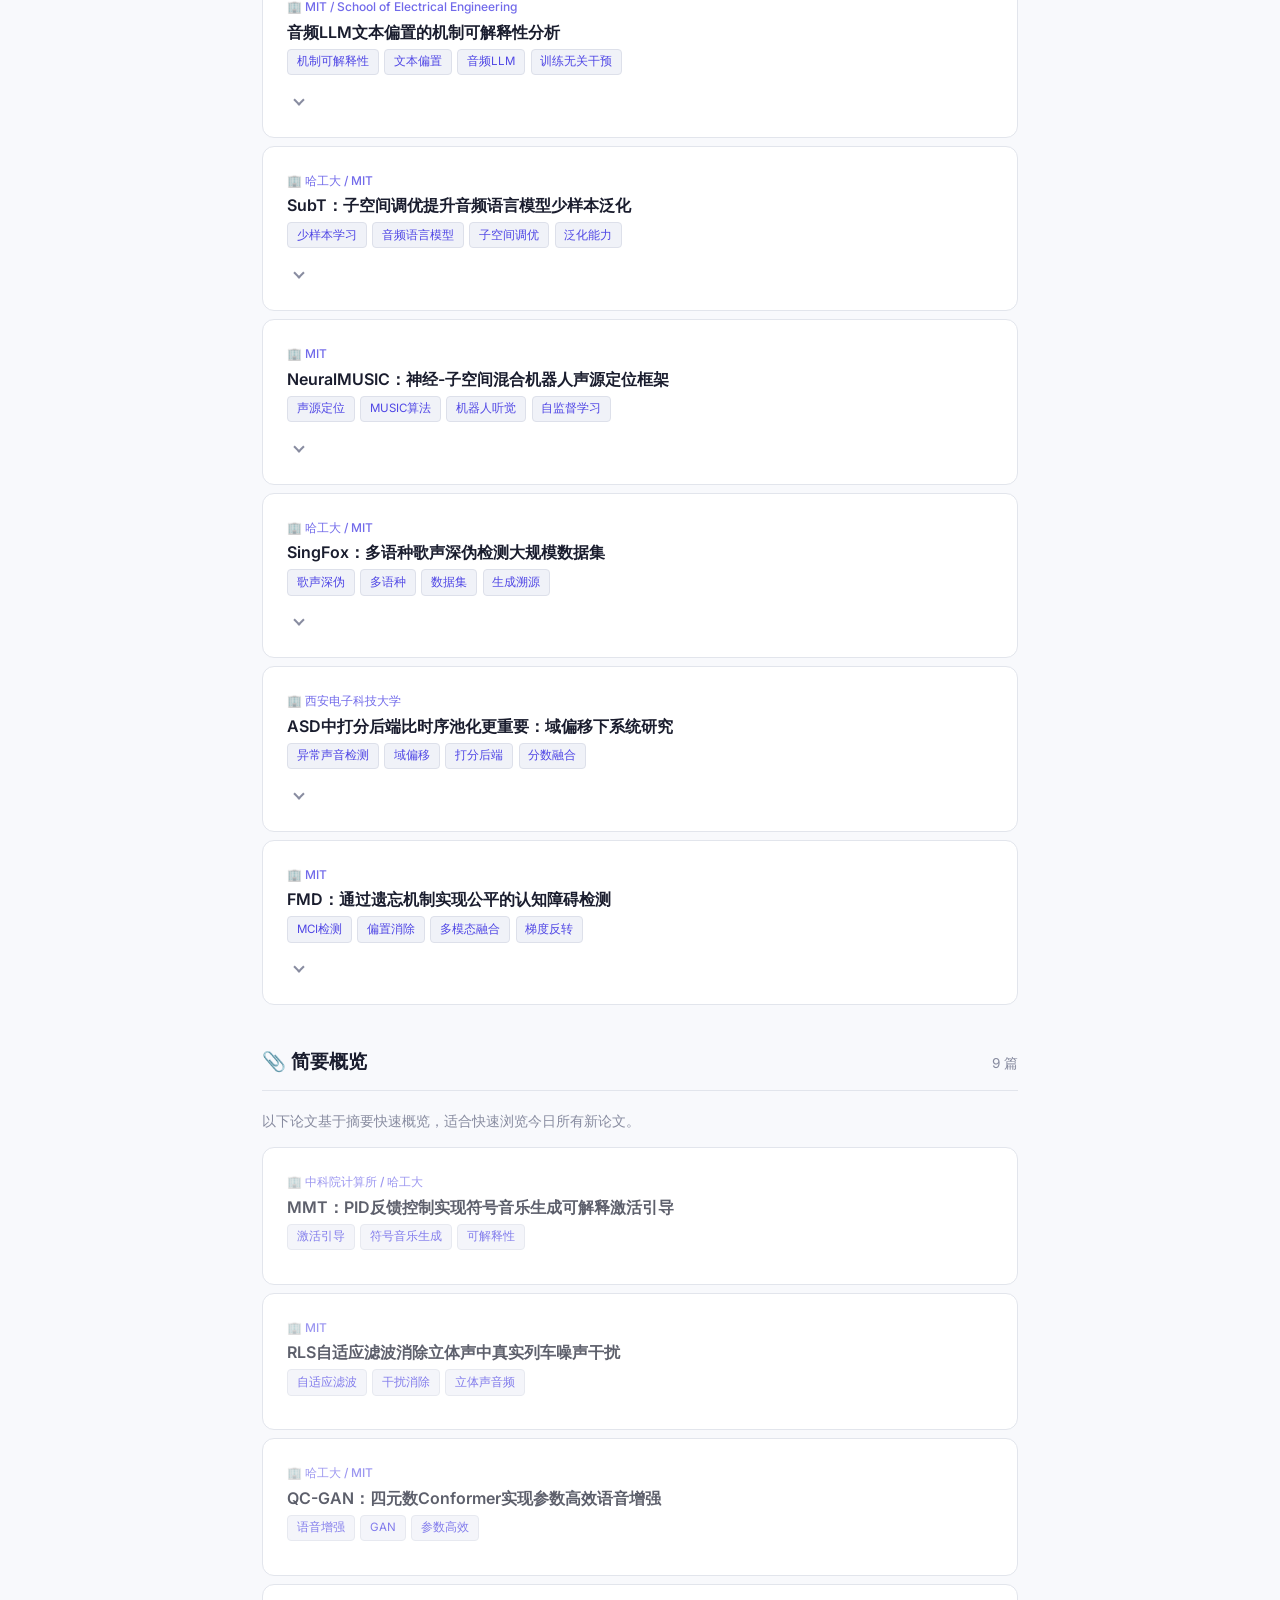
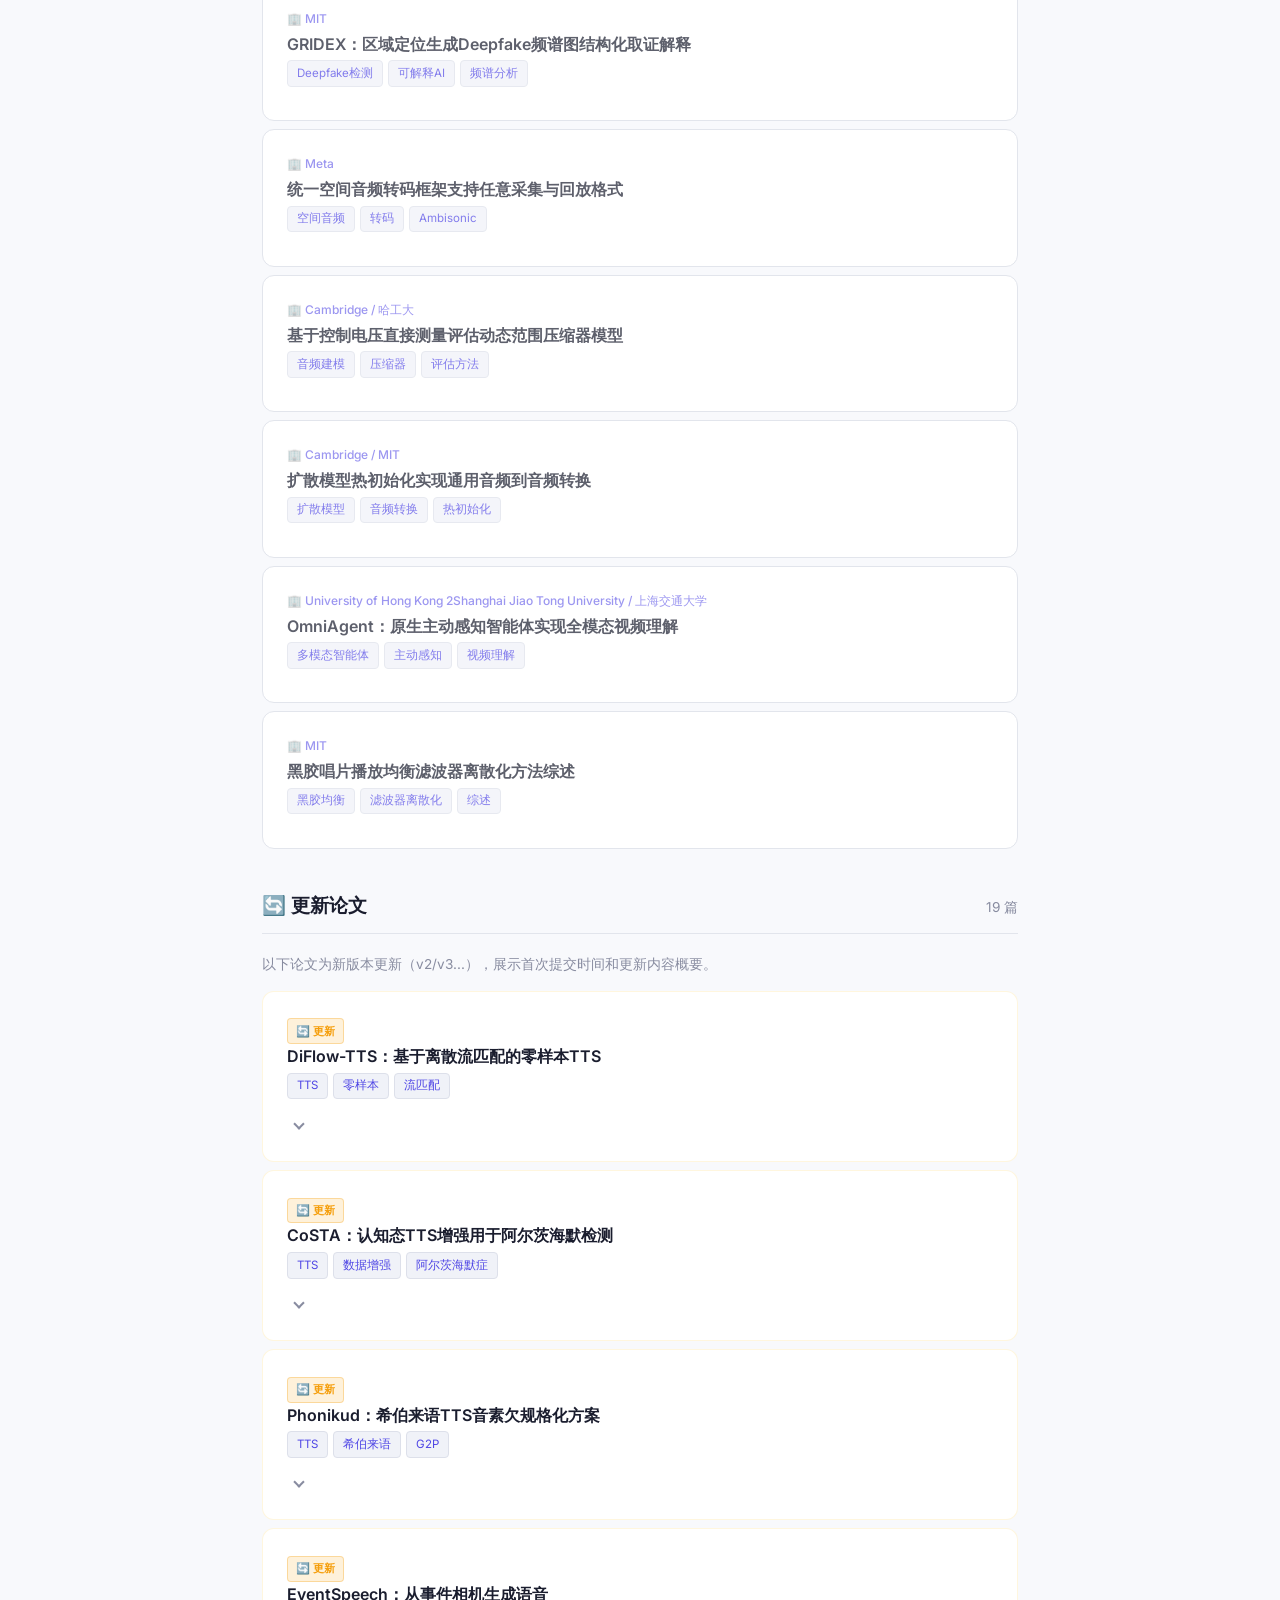
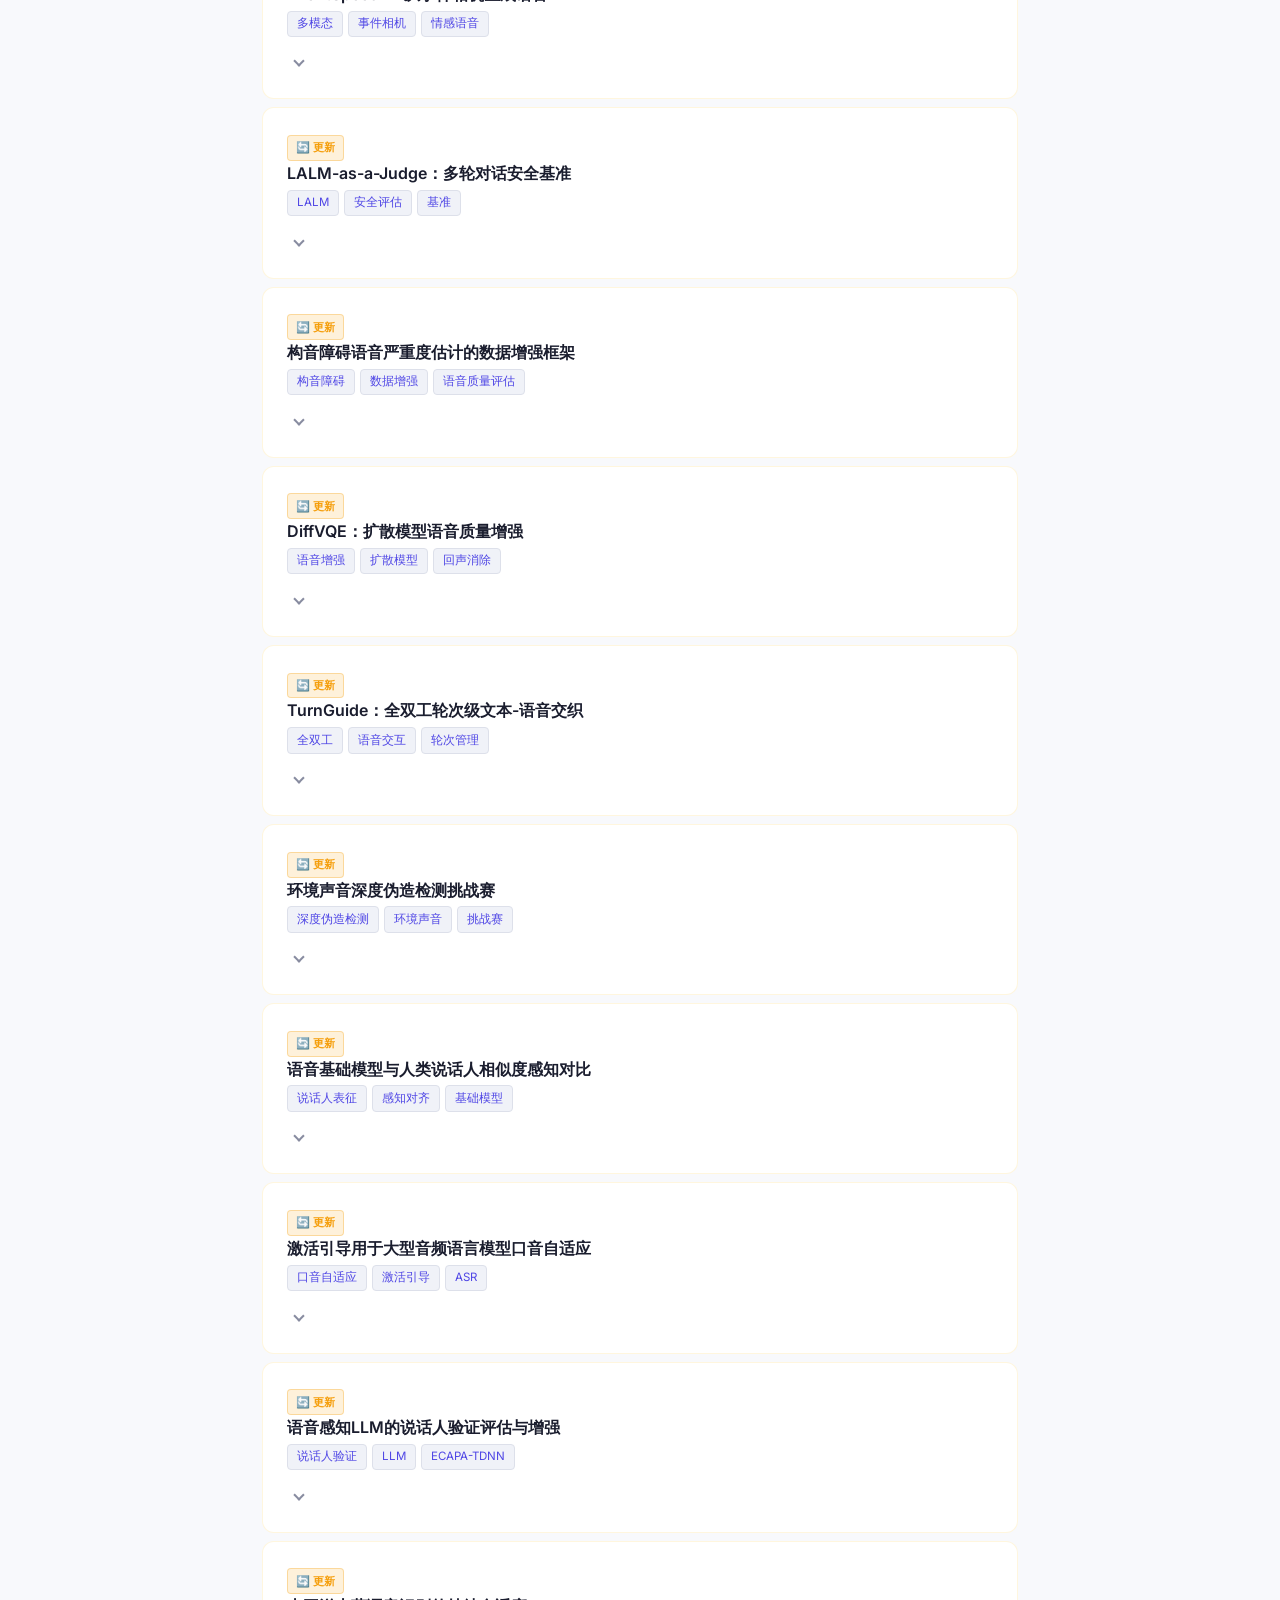
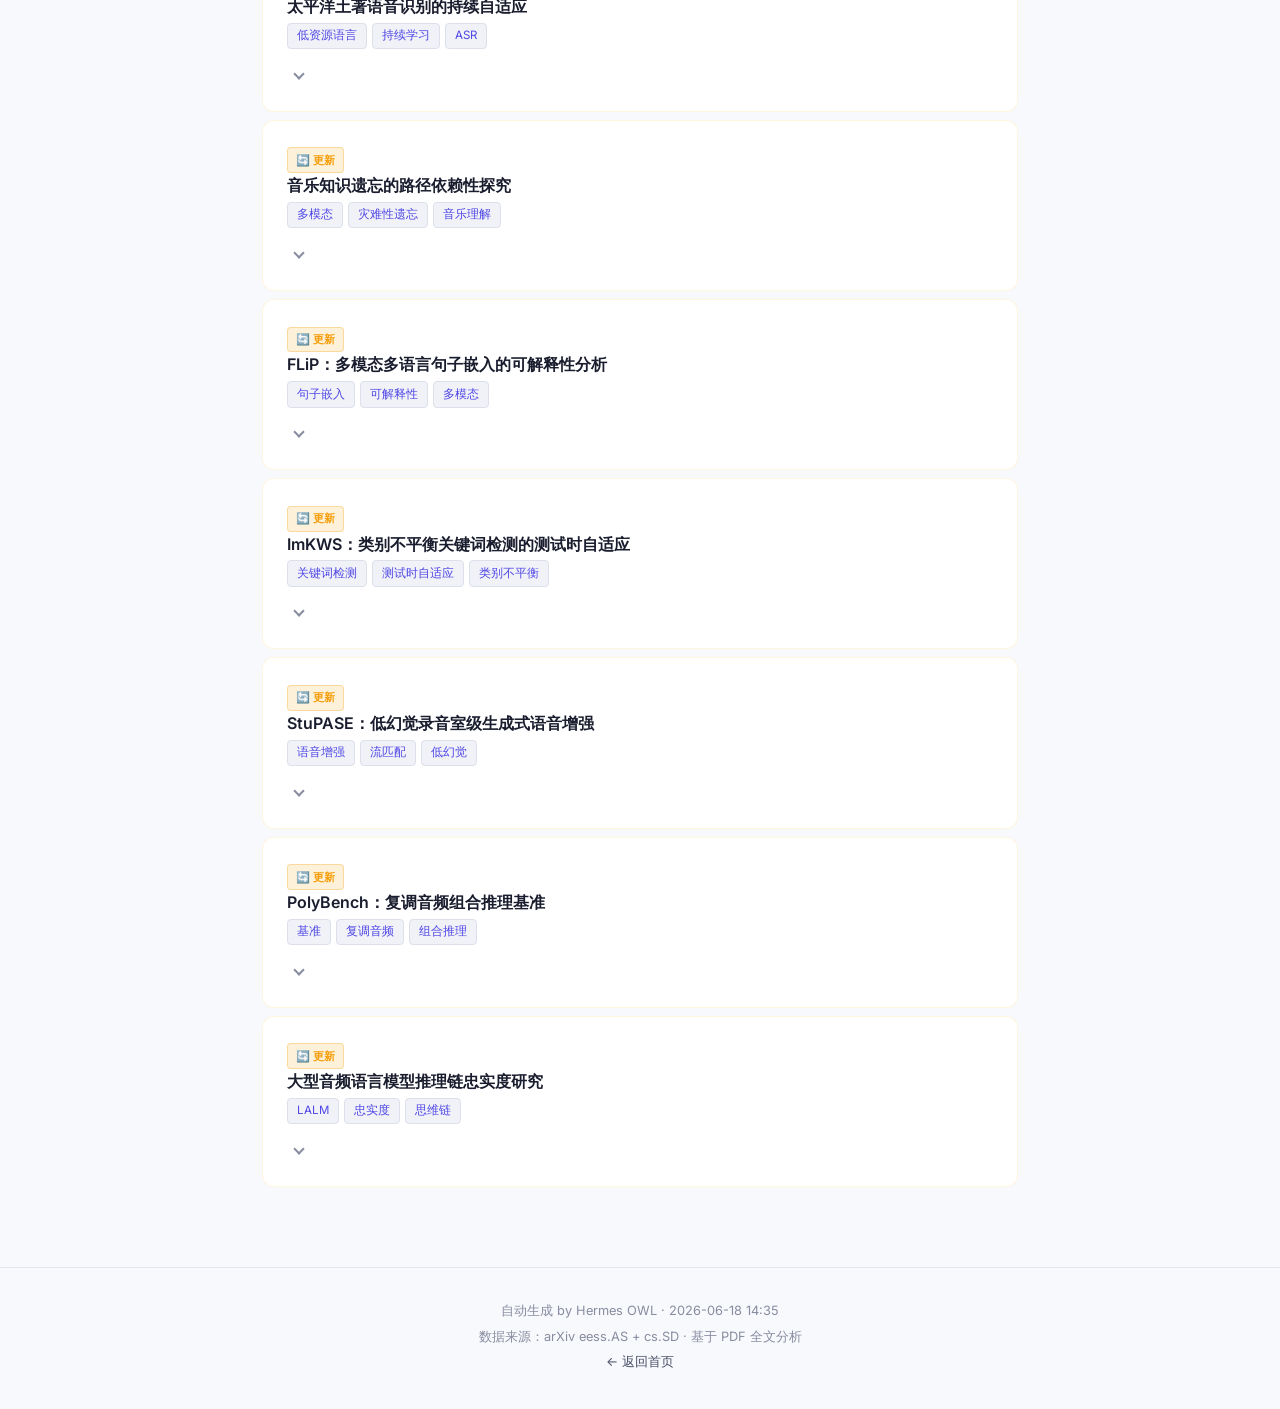
<file: daily/2026-06-18/index.html>
<!DOCTYPE html>
<html lang="zh-CN">
<head>
  <meta charset="UTF-8">
  <meta name="viewport" content="width=device-width, initial-scale=1.0, maximum-scale=5.0">
  <meta name="theme-color" content="#0a0a12">
  <title>语音与音频 AI 日报 · 2026-06-18</title>
  <link rel="preconnect" href="https://fonts.googleapis.com">
  <link rel="preconnect" href="https://fonts.gstatic.com" crossorigin>
  <link href="https://fonts.googleapis.com/css2?family=Inter:wght@400;500;600;700&family=JetBrains+Mono:wght@400;500&display=swap" rel="stylesheet">
  <link rel="stylesheet" href="../../assets/css/style.css">
</head>
<body data-theme="dark">
<nav class="topnav" id="topnav">
  <div class="topnav-inner">
    <a href="../../index.html" class="topnav-brand">🎙️ Paper Daily</a>
    <div class="topnav-links"><a href="#topic-重点论文" class="topnav-link">🔥 重点</a> <a href="#topic-标准论文" class="topnav-link">⭐ 标准</a> <a href="#topic-简要概览" class="topnav-link">📎 概览</a> <a href="#topic-更新论文" class="topnav-link">🔄 更新</a></div>
    <button class="theme-toggle" id="themeToggle" aria-label="切换主题">🌙</button>
  </div>
</nav>
<header class="hero">
  <div class="hero-content">
    <h1 class="hero-title">🎙️ 语音与音频 AI 日报</h1>
    <div class="hero-meta">
      <span class="hero-date">2026-06-18</span>
      <span class="hero-dot">·</span>
      <span class="hero-source">arXiv eess.AS + cs.SD</span>
    </div>
    <p class="hero-desc">基于 PDF 全文深度分析 · 共 47 篇论文</p>
    <div class="stats-row">
      <div class="stat-box"><span class="stat-num">0</span><span class="stat-lbl">🔥 重点</span></div>
      <div class="stat-box"><span class="stat-num">0</span><span class="stat-lbl">⭐ 标准</span></div>
      <div class="stat-box"><span class="stat-num">0</span><span class="stat-lbl">📎 概览</span></div>
      <div class="stat-box"><span class="stat-num">0</span><span class="stat-lbl">🔄 更新</span></div>
    </div>
  </div>
</header>
<div class="mode-bar">  <span class="mode-label">显示模式：</span>  <div class="mode-buttons">    <button class="mode-btn" data-mode="brief" onclick="setMode('brief')">📋 简略</button>    <button class="mode-btn active" data-mode="normal" onclick="setMode('normal')">📖 标准</button>    <button class="mode-btn" data-mode="full" onclick="setMode('full')">📑 详细</button>  </div></div>
<main class="main-content">
  <section class="section" id="topic-重点论文">
    <div class="section-header">
      <h2 class="section-title">🔥 重点论文</h2>
      <span class="section-count">7 篇</span>
    </div>
    <article class="paper-card tier-hot expanded" id="2606-18323" data-arxiv-id="2606.18323" data-tier="hot" data-has-detail="true" data-is-replace="false">      <div class="paper-header" onclick="togglePaper(this)">        <div class="paper-collapse"><div class="paper-collapse"><div class="paper-affil">🏢 mit silence</div>  <div class="paper-one-liner"><span class="one-liner-text">Llasa：ASR自验证与蒸馏消除TTS灾难性故障</span></div><div class="tags-row tags-collapse"><span class="tag tag-sm">语音编解码</span><span class="tag tag-sm">故障抑制</span><span class="tag tag-sm">知识蒸馏</span><span class="tag tag-sm">推理优化</span></div></div><span class="expand-icon" aria-hidden="true"></span></div>      </div>      <div class="paper-body">        <div class="paper-title-en">Reliable Neural-Codec Text-to-Speech by ASR Self-Verification and Distillation: Near-Zero Catastrophic Failures Across Models and Codecs</div>        <div class="paper-meta"><span class="meta-author">👤 Ali Asaria, Tony Salomone, Deep Gandhi</span><span class="meta-affil">🏢 mit silence</span><span class="meta-date">📅 2026-06-18</span></div>        <div class="tags-row"><span class="tag">语音编解码</span><span class="tag">故障抑制</span><span class="tag">知识蒸馏</span><span class="tag">推理优化</span></div>        <div class="paper-overview"><p>开源自回归神经编解码TTS模型在部分语句上会出现静音、提前终止或重复幻觉等灾难性故障，严重影响部署可靠性。本文提出用ASR回环进行Best-of-N自验证，在4个模型和3种编解码器上将故障率降至近零（N=2时效用语句故障为零，N=4时困难语句故障为零）。进一步通过蒸馏将自验证行为注入模型单步推理，以无额外推理代价恢复了约52%-58%的故障改善。实验还表明离线DPO不如监督蒸馏有效。</p></div>                <div class="paper-links"><a href="https://arxiv.org/abs/2606.18323" target="_blank" rel="noopener" class="link-btn link-arxiv">arXiv</a><a href="https://www.alphaxiv.org/abs/2606.18323" target="_blank" rel="noopener" class="link-btn link-alphaxiv">alphaXiv</a><a href="https://github.com/canopyai" target="_blank" rel="noopener" class="link-btn link-code">💻 Code</a></div>      </div>    </article>
    <article class="paper-card tier-hot expanded" id="2606-18485" data-arxiv-id="2606.18485" data-tier="hot" data-has-detail="true" data-is-replace="false">      <div class="paper-header" onclick="togglePaper(this)">        <div class="paper-collapse"><div class="paper-collapse"><div class="paper-affil">🏢 MIT / NVIDIA</div>  <div class="paper-one-liner"><span class="one-liner-text">MagpieTTS-LF：推理阶段合成连贯长语音</span></div><div class="tags-row tags-collapse"><span class="tag tag-sm">长文本合成</span><span class="tag tag-sm">推理优化</span><span class="tag tag-sm">注意力机制</span><span class="tag tag-sm">韵律控制</span></div></div><span class="expand-icon" aria-hidden="true"></span></div>      </div>      <div class="paper-body">        <div class="paper-title-en">MagpieTTS-LF: Inference-Time Long-Form Speech Generation Without Training on Long-Form data</div>        <div class="paper-meta"><span class="meta-author">👤 Subhankar Ghosh, Jason Li, Paarth Neekhara, Shehzeen Hussain, Ryan Langman, Xuesong Yang, Roy Fejgin</span><span class="meta-affil">🏢 MIT / NVIDIA</span><span class="meta-date">📅 2026-06-18</span></div>        <div class="tags-row"><span class="tag">长文本合成</span><span class="tag">推理优化</span><span class="tag">注意力机制</span><span class="tag">韵律控制</span></div>        <div class="paper-overview"><p>神经TTS在短句上表现优异，但长文本语音生成存在韵律漂移、说话人不一致和句边界伪影问题。本文提出MagpieTTS-LF，一种纯推理阶段方法，无需重新训练即可生成连贯长语音。三方面创新：软注意力先验引导单调对齐、跨句块有状态推理算法保证韵律连续性、历史感知文本编码实现篇章级韵律规划。在长文本实验中，长距离可懂度、韵律一致性、说话人保持和边界自然度均显著优于基线系统。</p></div>                <div class="paper-links"><a href="https://arxiv.org/abs/2606.18485" target="_blank" rel="noopener" class="link-btn link-arxiv">arXiv</a><a href="https://www.alphaxiv.org/abs/2606.18485" target="_blank" rel="noopener" class="link-btn link-alphaxiv">alphaXiv</a><a href="https://github.com/NVIDIA-NeMo/NeMo" target="_blank" rel="noopener" class="link-btn link-code">💻 Code</a><a href="https://magpietts-lf.github.io" target="_blank" rel="noopener" class="link-btn link-project">🌐 Project</a></div>      </div>    </article>
    <article class="paper-card tier-hot expanded" id="2606-19125" data-arxiv-id="2606.19125" data-tier="hot" data-has-detail="true" data-is-replace="false">      <div class="paper-header" onclick="togglePaper(this)">        <div class="paper-collapse"><div class="paper-collapse"><div class="paper-affil">🏢 哈工大</div>  <div class="paper-one-liner"><span class="one-liner-text">连续语音特征用于帕金森病检测</span></div><div class="tags-row tags-collapse"><span class="tag tag-sm">疾病检测</span><span class="tag tag-sm">语音生物标记</span><span class="tag tag-sm">非谐性特征</span><span class="tag tag-sm">连续语音</span></div></div><span class="expand-icon" aria-hidden="true"></span></div>      </div>      <div class="paper-body">        <div class="paper-title-en">Continuous-Speech Parkinson&#x27;s Disease Detection Using Acoustic and Inharmonicity Features</div>        <div class="paper-meta"><span class="meta-author">👤 Rujia Li, Niloofar Momeni, Susanna Whitling, Andreas Jakobsson</span><span class="meta-affil">🏢 哈工大</span><span class="meta-date">📅 2026-06-18</span></div>        <div class="tags-row"><span class="tag">疾病检测</span><span class="tag">语音生物标记</span><span class="tag">非谐性特征</span><span class="tag">连续语音</span></div>        <div class="paper-overview"><p>现有帕金森病（PD）语音检测主要依赖持续元音发音，但持续元音无法反映连续语音中的发音协调和时间组织变化。本文提出基于连续语音的PD识别方法，利用传统声学特征与非谐性（inharmonicity）特征，在两个不同语言数据集上系统比较了持续元音模型与连续语音模型的性能。实验结果在两个数据集上均表明连续语音具有更优的分类性能，为非侵入式的帕金森病背景监控提供了新路径。</p></div>                <div class="paper-links"><a href="https://arxiv.org/abs/2606.19125" target="_blank" rel="noopener" class="link-btn link-arxiv">arXiv</a><a href="https://www.alphaxiv.org/abs/2606.19125" target="_blank" rel="noopener" class="link-btn link-alphaxiv">alphaXiv</a></div>      </div>    </article>
    <article class="paper-card tier-hot expanded" id="2606-19157" data-arxiv-id="2606.19157" data-tier="hot" data-has-detail="true" data-is-replace="false">      <div class="paper-header" onclick="togglePaper(this)">        <div class="paper-collapse"><div class="paper-collapse"><div class="paper-affil">🏢 哈工大 / MIT / Institute of Technology Madras</div>  <div class="paper-one-liner"><span class="one-liner-text">IndicContextEval：8种印度语言音频LLM上下文评测基准</span></div><div class="tags-row tags-collapse"><span class="tag tag-sm">音频语言模型</span><span class="tag tag-sm">基准评测</span><span class="tag tag-sm">上下文ASR</span><span class="tag tag-sm">多语言</span></div></div><span class="expand-icon" aria-hidden="true"></span></div>      </div>      <div class="paper-body">        <div class="paper-title-en">IndicContextEval: A Benchmark for Evaluating Context Utilisation in Audio Large Language Models Across 8 Indic Languages</div>        <div class="paper-meta"><span class="meta-author">👤 Sakshi Joshi, Dhruv Subhash Rathi, Sanskar Singh, Eldho Ittan George, R J Hari, Kaushal Bhogale, Mitesh M. Khapra</span><span class="meta-affil">🏢 哈工大 / MIT / Institute of Technology Madras</span><span class="meta-date">📅 2026-06-18</span></div>        <div class="tags-row"><span class="tag">音频语言模型</span><span class="tag">基准评测</span><span class="tag">上下文ASR</span><span class="tag">多语言</span></div>        <div class="paper-overview"><p>AudioLLMs支持基于文本提示词的语音转录，但模型是否真正利用上下文还是依赖预训练参数知识，现有基准无法区分。本文提出IndicContextEval，一个56小时多语言基准，覆盖8种印度语言和23个专业领域，包含555位说话人。设计了7级递进式提示框架：从元数据、自然语言描述、英语/本地脚本实体列表到含错误实体的对抗提示。</p></div>                <div class="paper-links"><a href="https://arxiv.org/abs/2606.19157" target="_blank" rel="noopener" class="link-btn link-arxiv">arXiv</a><a href="https://www.alphaxiv.org/abs/2606.19157" target="_blank" rel="noopener" class="link-btn link-alphaxiv">alphaXiv</a><a href="https://github.com/AI4Bharat" target="_blank" rel="noopener" class="link-btn link-code">💻 Code</a></div>      </div>    </article>
    <article class="paper-card tier-hot expanded" id="2606-19325" data-arxiv-id="2606.19325" data-tier="hot" data-has-detail="true" data-is-replace="false">      <div class="paper-header" onclick="togglePaper(this)">        <div class="paper-collapse"><div class="paper-collapse">  <div class="paper-one-liner"><span class="one-liner-text">ScenA：参考驱动的多说话人音频场景生成</span></div><div class="tags-row tags-collapse"><span class="tag tag-sm">音频场景生成</span><span class="tag tag-sm">多说话人流匹配</span><span class="tag tag-sm">参考说话人绑定</span><span class="tag tag-sm">文本到音频</span></div></div><span class="expand-icon" aria-hidden="true"></span></div>      </div>      <div class="paper-body">        <div class="paper-title-en">Reference-Driven Multi-Speaker Audio Scene Generation from In-the-Wild Priors</div>        <div class="paper-meta"><span class="meta-author">👤 Michael Finkelson, Daniel Segal, Eitan Richardson, Shahar Armon, Nani Goldring, Poriya Panet, Nir Zabari, Benjamin Brazowski, Or Patashnik, Yoav HaCohen</span><span class="meta-date">📅 2026-06-18</span></div>        <div class="tags-row"><span class="tag">音频场景生成</span><span class="tag">多说话人流匹配</span><span class="tag">参考说话人绑定</span><span class="tag">文本到音频</span></div>        <div class="paper-overview"><p>现有多说话人对话系统依赖逐轮标签或结构化监督，且仅生成干净的语音轨道。本文提出ScenA，直接将文本到音频流匹配基础模型与多个参考音色和自由形式提示词条件化，无需逐轮结构控制即可生成包含背景噪声、房间混响、重叠对话和自发副语言事件的多说话人音频场景。针对训练中模型通过声学相似性绕过文本提示的「参考捷径」问题，提出高噪声偏置时间步分布强制模型依赖文本进行说话人分配。</p></div>                <div class="paper-links"><a href="https://arxiv.org/abs/2606.19325" target="_blank" rel="noopener" class="link-btn link-arxiv">arXiv</a><a href="https://www.alphaxiv.org/abs/2606.19325" target="_blank" rel="noopener" class="link-btn link-alphaxiv">alphaXiv</a><a href="https://github.com/nari-labs/dia." target="_blank" rel="noopener" class="link-btn link-code">💻 Code</a><a href="https://finmickey.github.io/scena" target="_blank" rel="noopener" class="link-btn link-project">🌐 Project</a></div>      </div>    </article>
    <article class="paper-card tier-hot expanded" id="2606-19039" data-arxiv-id="2606.19039" data-tier="hot" data-has-detail="true" data-is-replace="false">      <div class="paper-header" onclick="togglePaper(this)">        <div class="paper-collapse"><div class="paper-collapse"><div class="paper-affil">🏢 哈工大 / Google</div>  <div class="paper-one-liner"><span class="one-liner-text">自适应语音脉冲编码用于脉冲神经网络</span></div><div class="tags-row tags-collapse"><span class="tag tag-sm">脉冲神经网络</span><span class="tag tag-sm">神经形态计算</span><span class="tag tag-sm">可学习编码</span><span class="tag tag-sm">词汇检测</span></div></div><span class="expand-icon" aria-hidden="true"></span></div>      </div>      <div class="paper-body">        <div class="paper-title-en">Adaptive Speech-to-Spike Encoding for Spiking Neural Networks</div>        <div class="paper-meta"><span class="meta-author">👤 Taharim Rahman Anon, Jakaria Islam Emon</span><span class="meta-affil">🏢 哈工大 / Google</span><span class="meta-date">📅 2026-06-18</span></div>        <div class="tags-row"><span class="tag">脉冲神经网络</span><span class="tag">神经形态计算</span><span class="tag">可学习编码</span><span class="tag">词汇检测</span></div>        <div class="paper-overview"><p>连续声信号与离散脉冲事件驱动处理之间的不匹配是神经形态语音处理的根本瓶颈。本文提出可学习的残差语音脉冲编码器，与R-LIF主干网络端到端联合训练，替代固定阈值编码器。在Google Speech Commands v2基准上达到最高94.97%准确率，紧凑35k参数版本仍达98.9%，匹配或超越多数量级参数的先验基线。分析表明编码器学习的是任务对齐的脉冲表示而非信号保真的重建。</p></div>                <div class="paper-links"><a href="https://arxiv.org/abs/2606.19039" target="_blank" rel="noopener" class="link-btn link-arxiv">arXiv</a><a href="https://www.alphaxiv.org/abs/2606.19039" target="_blank" rel="noopener" class="link-btn link-alphaxiv">alphaXiv</a></div>      </div>    </article>
    <article class="paper-card tier-hot expanded" id="2606-18266" data-arxiv-id="2606.18266" data-tier="hot" data-has-detail="true" data-is-replace="false">      <div class="paper-header" onclick="togglePaper(this)">        <div class="paper-collapse"><div class="paper-collapse"><div class="paper-affil">🏢 MIT</div>  <div class="paper-one-liner"><span class="one-liner-text">EMORSION：音频参数对电影情感与沉浸感的影响研究</span></div><div class="tags-row tags-collapse"><span class="tag tag-sm">影视音频</span><span class="tag tag-sm">情感感知</span><span class="tag tag-sm">沉浸感评估</span><span class="tag tag-sm">多模态测量</span></div></div><span class="expand-icon" aria-hidden="true"></span></div>      </div>      <div class="paper-body">        <div class="paper-title-en">EMORSION: Examining the Impact of Audio Parameters on Emotional Responses and Immersion in Film</div>        <div class="paper-meta"><span class="meta-author">👤 Nelly Garcia, Ruby Crocker, Bleiz M Del Sette, Fabrizio Smeraldi, Charalampos Saitis, George Fazekas, Joshua Reiss</span><span class="meta-affil">🏢 MIT</span><span class="meta-date">📅 2026-06-18</span></div>        <div class="tags-row"><span class="tag">影视音频</span><span class="tag">情感感知</span><span class="tag">沉浸感评估</span><span class="tag">多模态测量</span></div>        <div class="paper-overview"><p>电影音频设计如何塑造影院中观众的情绪和沉浸感，尚缺系统的实证研究。EMORSION采用概念验证设计，选取恐怖和剧情两类共四个电影场景，系统操控频率（音高）、动态（响度）和方向性（空间定位）三个核心音频参数，生成多种替代混音版本。采用自我报告问卷、心率监测和视频运动追踪的三重测量框架，在真实影院环境下测量观众反应。</p></div>                <div class="paper-links"><a href="https://arxiv.org/abs/2606.18266" target="_blank" rel="noopener" class="link-btn link-arxiv">arXiv</a><a href="https://www.alphaxiv.org/abs/2606.18266" target="_blank" rel="noopener" class="link-btn link-alphaxiv">alphaXiv</a><a href="https://openpifpaf.github.io/intro.html" target="_blank" rel="noopener" class="link-btn link-project">🌐 Project</a></div>      </div>    </article>
  </section>
  <section class="section" id="topic-标准论文">
    <div class="section-header">
      <h2 class="section-title">⭐ 标准论文</h2>
      <span class="section-count">12 篇</span>
    </div>
    <article class="paper-card tier-standard" id="2606-19209" data-arxiv-id="2606.19209" data-tier="standard" data-has-detail="true" data-is-replace="false">      <div class="paper-header" onclick="togglePaper(this)">        <div class="paper-collapse"><div class="paper-collapse"><div class="paper-affil">🏢 MIT / Tsinghua</div>  <div class="paper-one-liner"><span class="one-liner-text">FineCombo-TTS：文本描述与参考语音联合精准控制TTS</span></div><div class="tags-row tags-collapse"><span class="tag tag-sm">可控TTS</span><span class="tag tag-sm">流匹配</span><span class="tag tag-sm">多模态控制</span><span class="tag tag-sm">配对数据集</span></div></div><span class="expand-icon" aria-hidden="true"></span></div>      </div>      <div class="paper-body">        <div class="paper-title-en">FineCombo-TTS: Collaborative and Precise Controllable Speech Synthesis Using Text Descriptions and Reference Speech</div>        <div class="paper-meta"><span class="meta-author">👤 Shuoyi Zhou, Yixuan Zhou, Peiji Yang, Yifan Hu, Yicheng Zhong, Zhisheng Wang, Zhiyong Wu</span><span class="meta-affil">🏢 MIT / Tsinghua</span><span class="meta-date">📅 2026-06-18</span></div>        <div class="tags-row"><span class="tag">可控TTS</span><span class="tag">流匹配</span><span class="tag">多模态控制</span><span class="tag">配对数据集</span></div>        <div class="paper-overview"><p>现有可控TTS方法仅用参考语音或文本描述均难以实现精细控制，且两者的联合使用仍处于松耦合状态。FineCombo-TTS提出统一框架，通过条件流匹配（CFM）的语音方差预测器，在统一声学表示空间中建模文本引导的参考到目标属性变换。为支持相对属性控制，构建了结构化配对数据集FineEdit，覆盖音色、韵律和情感三个维度。实验实现了灵活、精确且富有表现力的可控语音合成。</p></div>                <div class="paper-links"><a href="https://arxiv.org/abs/2606.19209" target="_blank" rel="noopener" class="link-btn link-arxiv">arXiv</a><a href="https://www.alphaxiv.org/abs/2606.19209" target="_blank" rel="noopener" class="link-btn link-alphaxiv">alphaXiv</a></div>      </div>    </article>
    <article class="paper-card tier-standard" id="2606-18645" data-arxiv-id="2606.18645" data-tier="standard" data-has-detail="true" data-is-replace="false">      <div class="paper-header" onclick="togglePaper(this)">        <div class="paper-collapse"><div class="paper-collapse"><div class="paper-affil">🏢 MIT / Tsinghua / University of Posts and Telecommunications jkm23@mails.tsinghua.edu.cn</div>  <div class="paper-one-liner"><span class="one-liner-text">MOS监督增强构音障碍语音严重度自动评估</span></div><div class="tags-row tags-collapse"><span class="tag tag-sm">构音障碍</span><span class="tag tag-sm">MOS评测</span><span class="tag tag-sm">数据增强</span><span class="tag tag-sm">语音质量</span></div></div><span class="expand-icon" aria-hidden="true"></span></div>      </div>      <div class="paper-body">        <div class="paper-title-en">Augmenting Dysarthric Speech Severity Assessment with MOS Supervision</div>        <div class="paper-meta"><span class="meta-author">👤 Kaimeng Jia, Minzhu Tu, Zengrui Jin, Siyin Wang, Chao Zhang</span><span class="meta-date">📅 2026-06-18</span></div>        <div class="tags-row"><span class="tag">构音障碍</span><span class="tag">MOS评测</span><span class="tag">数据增强</span><span class="tag">语音质量</span></div>        <div class="paper-overview"><p>构音障碍语音的自动评估面临临床标注数据稀缺的瓶颈。本文提出利用语音合成评测语料库QualiSpeech中的MOS标注数据来增强构音障碍评估系统，通过联合训练和微调两种范式将TTS评估的知识迁移至构音障碍严重度预测。实验表明，在QualiSpeech上微调能持续提升可懂度和自然度预测性能，揭示了合成伪影与构音障碍语音在感知层面的共性。</p></div>                <div class="paper-links"><a href="https://arxiv.org/abs/2606.18645" target="_blank" rel="noopener" class="link-btn link-arxiv">arXiv</a><a href="https://www.alphaxiv.org/abs/2606.18645" target="_blank" rel="noopener" class="link-btn link-alphaxiv">alphaXiv</a></div>      </div>    </article>
    <article class="paper-card tier-standard" id="2606-18273" data-arxiv-id="2606.18273" data-tier="standard" data-has-detail="true" data-is-replace="false">      <div class="paper-header" onclick="togglePaper(this)">        <div class="paper-collapse"><div class="paper-collapse"><div class="paper-affil">🏢 KAIST / 中科院计算所</div>  <div class="paper-one-liner"><span class="one-liner-text">CoAT：大音频语言模型的连续音频思维框架</span></div><div class="tags-row tags-collapse"><span class="tag tag-sm">音频大模型</span><span class="tag tag-sm">连续思维</span><span class="tag tag-sm">多专家蒸馏</span><span class="tag tag-sm">低延迟推理</span></div></div><span class="expand-icon" aria-hidden="true"></span></div>      </div>      <div class="paper-body">        <div class="paper-title-en">Continuous Audio Thinking for Large Audio Language Models</div>        <div class="paper-meta"><span class="meta-author">👤 Gyojin Han, Dong-Jae Lee, Changho Choi, Jongsuk Kim, Junmo Kim</span><span class="meta-affil">🏢 KAIST / 中科院计算所</span><span class="meta-date">📅 2026-06-18</span></div>        <div class="tags-row"><span class="tag">音频大模型</span><span class="tag">连续思维</span><span class="tag">多专家蒸馏</span><span class="tag">低延迟推理</span></div>        <div class="paper-overview"><p>音频大语言模型的隐藏状态主要面向文本生成而优化，导致语音中的音素细节、韵律、声音事件、情感和音高等丰富声学信息在层间逐渐丢失。CoAT引入连续隐空间思维workspace，通过多音频专家蒸馏对模型进行辅助监督，使模型能在响应生成前组织声学信息。该思维块可在单次前向预填充中处理，不增加自回归解码成本。</p></div>                <div class="paper-links"><a href="https://arxiv.org/abs/2606.18273" target="_blank" rel="noopener" class="link-btn link-arxiv">arXiv</a><a href="https://www.alphaxiv.org/abs/2606.18273" target="_blank" rel="noopener" class="link-btn link-alphaxiv">alphaXiv</a></div>      </div>    </article>
    <article class="paper-card tier-standard" id="2606-18979" data-arxiv-id="2606.18979" data-tier="standard" data-has-detail="true" data-is-replace="false">      <div class="paper-header" onclick="togglePaper(this)">        <div class="paper-collapse"><div class="paper-collapse"><div class="paper-affil">🏢 MIT / mit ac- curacy. Beyond conventional test scores</div>  <div class="paper-one-liner"><span class="one-liner-text">语音驱动痴呆评估：减少评分误差并补偿非语言分测验</span></div><div class="tags-row tags-collapse"><span class="tag tag-sm">痴呆筛查</span><span class="tag tag-sm">语音评估</span><span class="tag tag-sm">Whisper嵌入</span><span class="tag tag-sm">认知分类</span></div></div><span class="expand-icon" aria-hidden="true"></span></div>      </div>      <div class="paper-body">        <div class="paper-title-en">Mitigating Scoring Errors and Compensating for Nonverbal Subtests in Speech-Based Dementia Assessment</div>        <div class="paper-meta"><span class="meta-author">👤 Franziska Braun, Christopher Witzl, Andreas Erzigkeit, Hartmut Lehfeld, Thomas Hillemacher, Tobias Bocklet, Korbinian Riedhammer</span><span class="meta-affil">🏢 MIT / mit ac- curacy. Beyond conventional test scores</span><span class="meta-date">📅 2026-06-18</span></div>        <div class="tags-row"><span class="tag">痴呆筛查</span><span class="tag">语音评估</span><span class="tag">Whisper嵌入</span><span class="tag">认知分类</span></div>        <div class="paper-overview"><p>基于语音的痴呆筛查面临两大挑战：转录错误导致评分偏差，以及运动技能类非语言分测验无法通过语音评估。本研究针对德语Syndrom-Kurz-Test（SKT），提出将规则评分与Whisper嵌入融合的深度校正模型，并通过深度补偿模型利用可用分测验的融合表征近似专家总体评分。实验使用158名受试者数据，结果表明模型与专家评分高度相关并能有效区分认知状态。</p></div>                <div class="paper-links"><a href="https://arxiv.org/abs/2606.18979" target="_blank" rel="noopener" class="link-btn link-arxiv">arXiv</a><a href="https://www.alphaxiv.org/abs/2606.18979" target="_blank" rel="noopener" class="link-btn link-alphaxiv">alphaXiv</a></div>      </div>    </article>
    <article class="paper-card tier-standard" id="2606-19203" data-arxiv-id="2606.19203" data-tier="standard" data-has-detail="true" data-is-replace="false">      <div class="paper-header" onclick="togglePaper(this)">        <div class="paper-collapse"><div class="paper-collapse"><div class="paper-affil">🏢 哈工大</div>  <div class="paper-one-liner"><span class="one-liner-text">DASH：双视图多层自蒸馏鲁棒语音识别框架</span></div><div class="tags-row tags-collapse"><span class="tag tag-sm">噪声鲁棒</span><span class="tag tag-sm">自蒸馏</span><span class="tag tag-sm">ASR</span><span class="tag tag-sm">无标签预训练</span></div></div><span class="expand-icon" aria-hidden="true"></span></div>      </div>      <div class="paper-body">        <div class="paper-title-en">DASH: Dual-View Self-Distillation with Multi-Layer Hidden Representations for Robust Speech Recognition</div>        <div class="paper-meta"><span class="meta-author">👤 Jaeeun Baik, Ui-Hyeop Shin, Jiwoon Lee, Woocheol Jeong, Hyung-Min Park</span><span class="meta-affil">🏢 哈工大</span><span class="meta-date">📅 2026-06-18</span></div>        <div class="tags-row"><span class="tag">噪声鲁棒</span><span class="tag">自蒸馏</span><span class="tag">ASR</span><span class="tag">无标签预训练</span></div>        <div class="paper-overview"><p>ASR在有噪环境中性能显著下降，而有监督噪声增强微调易导致鲁棒性-干净精度权衡。DASH提出自蒸馏框架，通过学习干净-噪声配对视图的一致性来提升鲁棒性。框架从多层编码器隐藏表征进行蒸馏，并通过最小化干净与噪声视图原型分配分布的KL散度稳定训练。在LibriSpeech实验中，DASH在多样噪声条件下持续提升识别率，同时保持干净语音精度，预训练开销仅为标准微调的约4%。</p></div>                <div class="paper-links"><a href="https://arxiv.org/abs/2606.19203" target="_blank" rel="noopener" class="link-btn link-arxiv">arXiv</a><a href="https://www.alphaxiv.org/abs/2606.19203" target="_blank" rel="noopener" class="link-btn link-alphaxiv">alphaXiv</a></div>      </div>    </article>
    <article class="paper-card tier-standard" id="2606-18659" data-arxiv-id="2606.18659" data-tier="standard" data-has-detail="true" data-is-replace="false">      <div class="paper-header" onclick="togglePaper(this)">        <div class="paper-collapse"><div class="paper-collapse"><div class="paper-affil">🏢 MIT</div>  <div class="paper-one-liner"><span class="one-liner-text">Responsible ASR：窄带低资源场景下基础模型挑战与对策</span></div><div class="tags-row tags-collapse"><span class="tag tag-sm">窄带ASR</span><span class="tag tag-sm">低资源语言</span><span class="tag tag-sm">电话信道</span><span class="tag tag-sm">微调适配</span></div></div><span class="expand-icon" aria-hidden="true"></span></div>      </div>      <div class="paper-body">        <div class="paper-title-en">Responsible ASR: Overcoming Challenges of Foundational Models in Narrow-Band and Low-Resource Settings</div>        <div class="paper-meta"><span class="meta-author">👤 Tejas Godambe, Nutan Choudhary, Sanket Shah, Nagaraj Adiga, Sharath Adavanne</span><span class="meta-affil">🏢 MIT</span><span class="meta-date">📅 2026-06-18</span></div>        <div class="tags-row"><span class="tag">窄带ASR</span><span class="tag">低资源语言</span><span class="tag">电话信道</span><span class="tag">微调适配</span></div>        <div class="paper-overview"><p>全球电话通话使用窄带信道，具有自发口语化特点。本文评估了多种开源和商用基础ASR模型在印地语和印度口音英语窄带对话中的零-shot性能，发现结果均不理想。进一步研究了基于50小时标注数据微调开源模型的效果，发现微调的有效性因语言和口音而异，很大程度上受预训练数据量的影响。研究还对比了BEST-RQ自监督预训练编码器与MMS等基础嵌入的性能差异。</p></div>                <div class="paper-links"><a href="https://arxiv.org/abs/2606.18659" target="_blank" rel="noopener" class="link-btn link-arxiv">arXiv</a><a href="https://www.alphaxiv.org/abs/2606.18659" target="_blank" rel="noopener" class="link-btn link-alphaxiv">alphaXiv</a><a href="https://github.com/Speech-Lab-IITM/data2vec-aqc/tree/master" target="_blank" rel="noopener" class="link-btn link-code">💻 Code</a><a href="https://nvidia.github.io/NeMo" target="_blank" rel="noopener" class="link-btn link-project">🌐 Project</a></div>      </div>    </article>
    <article class="paper-card tier-standard" id="2606-18924" data-arxiv-id="2606.18924" data-tier="standard" data-has-detail="true" data-is-replace="false">      <div class="paper-header" onclick="togglePaper(this)">        <div class="paper-collapse"><div class="paper-collapse"><div class="paper-affil">🏢 MIT / School of Electrical Engineering</div>  <div class="paper-one-liner"><span class="one-liner-text">音频LLM文本偏置的机制可解释性分析</span></div><div class="tags-row tags-collapse"><span class="tag tag-sm">机制可解释性</span><span class="tag tag-sm">文本偏置</span><span class="tag tag-sm">音频LLM</span><span class="tag tag-sm">训练无关干预</span></div></div><span class="expand-icon" aria-hidden="true"></span></div>      </div>      <div class="paper-body">        <div class="paper-title-en">Who Wins the Conflict? Mechanistic Interpretability of Text Bias in Audio LLMs</div>        <div class="paper-meta"><span class="meta-author">👤 Hyebin Cho, Suho Yoo, Jaehyuk Jang, Changick Kim, Joon Son Chung</span><span class="meta-affil">🏢 MIT / School of Electrical Engineering</span><span class="meta-date">📅 2026-06-18</span></div>        <div class="tags-row"><span class="tag">机制可解释性</span><span class="tag">文本偏置</span><span class="tag">音频LLM</span><span class="tag">训练无关干预</span></div>        <div class="paper-overview"><p>音频大语言模型存在文本主导偏置，即模型在文本与音频冲突时盲目偏好文本，导致幻觉。本文首次从机制层面追踪文本和音频表征在模型各层中的传播路径，发现三条关键规律：文本主导系统性存在、双模态通路功能独立但在晚期层收敛、文本通路主动抑制而非擦除音频信息。据此提出Back-patching干预方法，将晚期层音频激活路由回早期层以放大音频表征，无需训练即可降低文本偏置。</p></div>                <div class="paper-links"><a href="https://arxiv.org/abs/2606.18924" target="_blank" rel="noopener" class="link-btn link-arxiv">arXiv</a><a href="https://www.alphaxiv.org/abs/2606.18924" target="_blank" rel="noopener" class="link-btn link-alphaxiv">alphaXiv</a><a href="https://github.com/rany2/edge-tts" target="_blank" rel="noopener" class="link-btn link-code">💻 Code</a></div>      </div>    </article>
    <article class="paper-card tier-standard" id="2606-18560" data-arxiv-id="2606.18560" data-tier="standard" data-has-detail="true" data-is-replace="false">      <div class="paper-header" onclick="togglePaper(this)">        <div class="paper-collapse"><div class="paper-collapse"><div class="paper-affil">🏢 哈工大 / MIT</div>  <div class="paper-one-liner"><span class="one-liner-text">SubT：子空间调优提升音频语言模型少样本泛化</span></div><div class="tags-row tags-collapse"><span class="tag tag-sm">少样本学习</span><span class="tag tag-sm">音频语言模型</span><span class="tag tag-sm">子空间调优</span><span class="tag tag-sm">泛化能力</span></div></div><span class="expand-icon" aria-hidden="true"></span></div>      </div>      <div class="paper-body">        <div class="paper-title-en">Constraining to Generalize: Subspace Tuning for Few-shot Generalization of Audio-Language Models</div>        <div class="paper-meta"><span class="meta-author">👤 Jaehyuk Jang, Kangwook Ko, Wonjun Lee, Changick Kim</span><span class="meta-affil">🏢 哈工大 / MIT</span><span class="meta-date">📅 2026-06-18</span></div>        <div class="tags-row"><span class="tag">少样本学习</span><span class="tag">音频语言模型</span><span class="tag">子空间调优</span><span class="tag">泛化能力</span></div>        <div class="paper-overview"><p>音频-语言模型的少样本微调往往以牺牲未见类泛化为代价来提升可见类性能，即基础-新类权衡问题。本文将这一失败归因于文本嵌入空间的零样本漂移，提出Subspace Tuning（SubT）几何约束自适应框架。结构化子空间参数化限制结构变形，残差锚定稳定围绕零样本先验的自适应，推理时的子空间感知门控进一步抑制弱对齐未见类的负迁移。在11个音频基准上实现了强少样本泛化，且无需文本编码器反向传播。</p></div>                <div class="paper-links"><a href="https://arxiv.org/abs/2606.18560" target="_blank" rel="noopener" class="link-btn link-arxiv">arXiv</a><a href="https://www.alphaxiv.org/abs/2606.18560" target="_blank" rel="noopener" class="link-btn link-alphaxiv">alphaXiv</a></div>      </div>    </article>
    <article class="paper-card tier-standard" id="2606-18664" data-arxiv-id="2606.18664" data-tier="standard" data-has-detail="true" data-is-replace="false">      <div class="paper-header" onclick="togglePaper(this)">        <div class="paper-collapse"><div class="paper-collapse"><div class="paper-affil">🏢 MIT</div>  <div class="paper-one-liner"><span class="one-liner-text">NeuralMUSIC：神经-子空间混合机器人声源定位框架</span></div><div class="tags-row tags-collapse"><span class="tag tag-sm">声源定位</span><span class="tag tag-sm">MUSIC算法</span><span class="tag tag-sm">机器人听觉</span><span class="tag tag-sm">自监督学习</span></div></div><span class="expand-icon" aria-hidden="true"></span></div>      </div>      <div class="paper-body">        <div class="paper-title-en">NeuralMUSIC: A Hybrid Neural-Subspace Framework for Robot Sound Source Localization</div>        <div class="paper-meta"><span class="meta-author">👤 Yizhuo Yang, Junqiao Fan, Shenghai Yuan, Lihua Xie</span><span class="meta-affil">🏢 MIT</span><span class="meta-date">📅 2026-06-18</span></div>        <div class="tags-row"><span class="tag">声源定位</span><span class="tag">MUSIC算法</span><span class="tag">机器人听觉</span><span class="tag">自监督学习</span></div>        <div class="paper-overview"><p>可靠的声源定位是机器人听觉的基础，但经典MUSIC方法在低信噪比下退化，而深度学习方法泛化能力有限。NeuralMUSIC提出混合神经-子空间框架：神经网络从多通道麦克风观测估计空间协方差矩阵，再输入经典MUSIC流水线进行特征值分解和伪谱计算，并通过频率注意力融合（FAF）模块生成最终DOA估计。此外引入自监督空间相关学习（SSCL）策略，利用无标注声学数据提升数据效率。</p></div>                <div class="paper-links"><a href="https://arxiv.org/abs/2606.18664" target="_blank" rel="noopener" class="link-btn link-arxiv">arXiv</a><a href="https://www.alphaxiv.org/abs/2606.18664" target="_blank" rel="noopener" class="link-btn link-alphaxiv">alphaXiv</a><a href="https://github.com/yizhuoyang/NeuralMUSIC.git." target="_blank" rel="noopener" class="link-btn link-code">💻 Code</a></div>      </div>    </article>
    <article class="paper-card tier-standard" id="2606-18985" data-arxiv-id="2606.18985" data-tier="standard" data-has-detail="true" data-is-replace="false">      <div class="paper-header" onclick="togglePaper(this)">        <div class="paper-collapse"><div class="paper-collapse"><div class="paper-affil">🏢 哈工大 / MIT</div>  <div class="paper-one-liner"><span class="one-liner-text">SingFox：多语种歌声深伪检测大规模数据集</span></div><div class="tags-row tags-collapse"><span class="tag tag-sm">歌声深伪</span><span class="tag tag-sm">多语种</span><span class="tag tag-sm">数据集</span><span class="tag tag-sm">生成溯源</span></div></div><span class="expand-icon" aria-hidden="true"></span></div>      </div>      <div class="paper-body">        <div class="paper-title-en">SingFox: A Multi-Lingual Singfake Detection Corpus</div>        <div class="paper-meta"><span class="meta-author">👤 Arth J. Shah, Devanshi K. Trivedi, Himanshi U. Borad, Hemant A. Patil</span><span class="meta-affil">🏢 哈工大 / MIT</span><span class="meta-date">📅 2026-06-18</span></div>        <div class="tags-row"><span class="tag">歌声深伪</span><span class="tag">多语种</span><span class="tag">数据集</span><span class="tag">生成溯源</span></div>        <div class="paper-overview"><p>AI生成的歌声深伪（singfake）威胁日趋严重，但现有数据集在语言和生成方法多样性上存在明显不足。本文建立SingFox数据集，覆盖20种语言、逾11.38万条音频片段、总时长超126小时，包含1150位歌手，涵盖GAN、扩散模型、歌声转换和文生音乐等多种生成方式。</p></div>                <div class="paper-links"><a href="https://arxiv.org/abs/2606.18985" target="_blank" rel="noopener" class="link-btn link-arxiv">arXiv</a><a href="https://www.alphaxiv.org/abs/2606.18985" target="_blank" rel="noopener" class="link-btn link-alphaxiv">alphaXiv</a><a href="https://github.com/Arth-Shah/SingFox." target="_blank" rel="noopener" class="link-btn link-code">💻 Code</a></div>      </div>    </article>
    <article class="paper-card tier-standard" id="2606-19269" data-arxiv-id="2606.19269" data-tier="standard" data-has-detail="true" data-is-replace="false">      <div class="paper-header" onclick="togglePaper(this)">        <div class="paper-collapse"><div class="paper-collapse"><div class="paper-affil">🏢 西安电子科技大学</div>  <div class="paper-one-liner"><span class="one-liner-text">ASD中打分后端比时序池化更重要：域偏移下系统研究</span></div><div class="tags-row tags-collapse"><span class="tag tag-sm">异常声音检测</span><span class="tag tag-sm">域偏移</span><span class="tag tag-sm">打分后端</span><span class="tag tag-sm">分数融合</span></div></div><span class="expand-icon" aria-hidden="true"></span></div>      </div>      <div class="paper-body">        <div class="paper-title-en">Scoring Backends Matter More Than Pooling: A Systematic Study of Training-Free Anomalous Sound Detection under Domain Shift</div>        <div class="paper-meta"><span class="meta-author">👤 Jingwen Zhou, Mingzhe Wang</span><span class="meta-affil">🏢 西安电子科技大学</span><span class="meta-date">📅 2026-06-18</span></div>        <div class="tags-row"><span class="tag">异常声音检测</span><span class="tag">域偏移</span><span class="tag">打分后端</span><span class="tag">分数融合</span></div>        <div class="paper-overview"><p>无训练异常声音检测（ASD）近年聚焦时序池化策略，但对打分后端的系统研究不足。本文在DCASE 2023 Task 2全部7种机器类型上，用固定BEATs编码器交叉测试四种后端（kNN余弦距离、马氏距离、局部密度归一化kNN、PCA子空间残差）和三种池化方法。结果表明：切换后端平均改变目标域AUC达13.8分（最高53.8），而切换池化仅改变3.2分。</p></div>                <div class="paper-links"><a href="https://arxiv.org/abs/2606.19269" target="_blank" rel="noopener" class="link-btn link-arxiv">arXiv</a><a href="https://www.alphaxiv.org/abs/2606.19269" target="_blank" rel="noopener" class="link-btn link-alphaxiv">alphaXiv</a></div>      </div>    </article>
    <article class="paper-card tier-standard" id="2606-18571" data-arxiv-id="2606.18571" data-tier="standard" data-has-detail="true" data-is-replace="false">      <div class="paper-header" onclick="togglePaper(this)">        <div class="paper-collapse"><div class="paper-collapse"><div class="paper-affil">🏢 MIT</div>  <div class="paper-one-liner"><span class="one-liner-text">FMD：通过遗忘机制实现公平的认知障碍检测</span></div><div class="tags-row tags-collapse"><span class="tag tag-sm">MCI检测</span><span class="tag tag-sm">偏置消除</span><span class="tag tag-sm">多模态融合</span><span class="tag tag-sm">梯度反转</span></div></div><span class="expand-icon" aria-hidden="true"></span></div>      </div>      <div class="paper-body">        <div class="paper-title-en">Fair Cognitive Impairment Detection Through Unlearning</div>        <div class="paper-meta"><span class="meta-author">👤 William Nguyen, Jiali Cheng, Hadi Amiri</span><span class="meta-affil">🏢 MIT</span><span class="meta-date">📅 2026-06-18</span></div>        <div class="tags-row"><span class="tag">MCI检测</span><span class="tag">偏置消除</span><span class="tag">多模态融合</span><span class="tag">梯度反转</span></div>        <div class="paper-overview"><p>基于语音的轻度认知障碍（MCI）筛查模型常利用与标签相关的族群线索，导致各亚组间性能差异显著。本文提出FMD多模态框架，结合语音、文本和图像模态的交叉注意力融合，以及基于梯度反转的遗忘模块，鼓励共享编码不编码任务无关的族群属性。在TAUKADIAL和PREPARE多语言基准上的实验表明，FMD在提升MCI分类平均F1的同时显著缩小了性别和语言亚组间的性能差距。</p></div>                <div class="paper-links"><a href="https://arxiv.org/abs/2606.18571" target="_blank" rel="noopener" class="link-btn link-arxiv">arXiv</a><a href="https://www.alphaxiv.org/abs/2606.18571" target="_blank" rel="noopener" class="link-btn link-alphaxiv">alphaXiv</a></div>      </div>    </article>
  </section>
  <section class="section" id="topic-简要概览">
    <div class="section-header">
      <h2 class="section-title">📎 简要概览</h2>
      <span class="section-count">9 篇</span>
    </div>
    <p class="section-desc">以下论文基于摘要快速概览，适合快速浏览今日所有新论文。</p>
    <article class="paper-card tier-brief card-no-detail" id="2606-18790" data-arxiv-id="2606.18790" data-tier="brief" data-has-detail="false" data-is-replace="false">      <div class="paper-header paper-header-static">        <div class="paper-collapse"><div class="paper-collapse"><div class="paper-affil">🏢 中科院计算所 / 哈工大</div>  <div class="paper-one-liner"><span class="one-liner-text">MMT：PID反馈控制实现符号音乐生成可解释激活引导</span></div><div class="tags-row tags-collapse"><span class="tag tag-sm">激活引导</span><span class="tag tag-sm">符号音乐生成</span><span class="tag tag-sm">可解释性</span></div></div></div>      </div>    </article>
    <article class="paper-card tier-brief card-no-detail" id="2606-18564" data-arxiv-id="2606.18564" data-tier="brief" data-has-detail="false" data-is-replace="false">      <div class="paper-header paper-header-static">        <div class="paper-collapse"><div class="paper-collapse"><div class="paper-affil">🏢 MIT</div>  <div class="paper-one-liner"><span class="one-liner-text">RLS自适应滤波消除立体声中真实列车噪声干扰</span></div><div class="tags-row tags-collapse"><span class="tag tag-sm">自适应滤波</span><span class="tag tag-sm">干扰消除</span><span class="tag tag-sm">立体声音频</span></div></div></div>      </div>    </article>
    <article class="paper-card tier-brief card-no-detail" id="2606-18611" data-arxiv-id="2606.18611" data-tier="brief" data-has-detail="false" data-is-replace="false">      <div class="paper-header paper-header-static">        <div class="paper-collapse"><div class="paper-collapse"><div class="paper-affil">🏢 哈工大 / MIT</div>  <div class="paper-one-liner"><span class="one-liner-text">QC-GAN：四元数Conformer实现参数高效语音增强</span></div><div class="tags-row tags-collapse"><span class="tag tag-sm">语音增强</span><span class="tag tag-sm">GAN</span><span class="tag tag-sm">参数高效</span></div></div></div>      </div>    </article>
    <article class="paper-card tier-brief card-no-detail" id="2606-18738" data-arxiv-id="2606.18738" data-tier="brief" data-has-detail="false" data-is-replace="false">      <div class="paper-header paper-header-static">        <div class="paper-collapse"><div class="paper-collapse"><div class="paper-affil">🏢 MIT</div>  <div class="paper-one-liner"><span class="one-liner-text">GRIDEX：区域定位生成Deepfake频谱图结构化取证解释</span></div><div class="tags-row tags-collapse"><span class="tag tag-sm">Deepfake检测</span><span class="tag tag-sm">可解释AI</span><span class="tag tag-sm">频谱分析</span></div></div></div>      </div>    </article>
    <article class="paper-card tier-brief card-no-detail" id="2606-18480" data-arxiv-id="2606.18480" data-tier="brief" data-has-detail="false" data-is-replace="false">      <div class="paper-header paper-header-static">        <div class="paper-collapse"><div class="paper-collapse"><div class="paper-affil">🏢 Meta</div>  <div class="paper-one-liner"><span class="one-liner-text">统一空间音频转码框架支持任意采集与回放格式</span></div><div class="tags-row tags-collapse"><span class="tag tag-sm">空间音频</span><span class="tag tag-sm">转码</span><span class="tag tag-sm">Ambisonic</span></div></div></div>      </div>    </article>
    <article class="paper-card tier-brief card-no-detail" id="2606-18573" data-arxiv-id="2606.18573" data-tier="brief" data-has-detail="false" data-is-replace="false">      <div class="paper-header paper-header-static">        <div class="paper-collapse"><div class="paper-collapse"><div class="paper-affil">🏢 Cambridge / 哈工大</div>  <div class="paper-one-liner"><span class="one-liner-text">基于控制电压直接测量评估动态范围压缩器模型</span></div><div class="tags-row tags-collapse"><span class="tag tag-sm">音频建模</span><span class="tag tag-sm">压缩器</span><span class="tag tag-sm">评估方法</span></div></div></div>      </div>    </article>
    <article class="paper-card tier-brief card-no-detail" id="2606-18968" data-arxiv-id="2606.18968" data-tier="brief" data-has-detail="false" data-is-replace="false">      <div class="paper-header paper-header-static">        <div class="paper-collapse"><div class="paper-collapse"><div class="paper-affil">🏢 Cambridge / MIT</div>  <div class="paper-one-liner"><span class="one-liner-text">扩散模型热初始化实现通用音频到音频转换</span></div><div class="tags-row tags-collapse"><span class="tag tag-sm">扩散模型</span><span class="tag tag-sm">音频转换</span><span class="tag tag-sm">热初始化</span></div></div></div>      </div>    </article>
    <article class="paper-card tier-brief card-no-detail" id="2606-19341" data-arxiv-id="2606.19341" data-tier="brief" data-has-detail="false" data-is-replace="false">      <div class="paper-header paper-header-static">        <div class="paper-collapse"><div class="paper-collapse"><div class="paper-affil">🏢 University of Hong Kong 2Shanghai Jiao Tong University / 上海交通大学</div>  <div class="paper-one-liner"><span class="one-liner-text">OmniAgent：原生主动感知智能体实现全模态视频理解</span></div><div class="tags-row tags-collapse"><span class="tag tag-sm">多模态智能体</span><span class="tag tag-sm">主动感知</span><span class="tag tag-sm">视频理解</span></div></div></div>      </div>    </article>
    <article class="paper-card tier-brief card-no-detail" id="2606-18615" data-arxiv-id="2606.18615" data-tier="brief" data-has-detail="false" data-is-replace="false">      <div class="paper-header paper-header-static">        <div class="paper-collapse"><div class="paper-collapse"><div class="paper-affil">🏢 MIT</div>  <div class="paper-one-liner"><span class="one-liner-text">黑胶唱片播放均衡滤波器离散化方法综述</span></div><div class="tags-row tags-collapse"><span class="tag tag-sm">黑胶均衡</span><span class="tag tag-sm">滤波器离散化</span><span class="tag tag-sm">综述</span></div></div></div>      </div>    </article>
  </section>
  <section class="section" id="topic-更新论文">
    <div class="section-header">
      <h2 class="section-title">🔄 更新论文</h2>
      <span class="section-count">19 篇</span>
    </div>
    <p class="section-desc">以下论文为新版本更新（v2/v3...），展示首次提交时间和更新内容概要。</p>
    <article class="paper-card tier-replace tier-replace" id="2509-09631" data-arxiv-id="2509.09631" data-tier="replace" data-has-detail="true" data-is-replace="true">      <div class="paper-header" onclick="togglePaper(this)">        <div class="paper-collapse"><div class="paper-collapse"><span class="replace-badge">🔄 更新</span>  <div class="paper-one-liner"><span class="one-liner-text">DiFlow-TTS：基于离散流匹配的零样本TTS</span></div><div class="tags-row tags-collapse"><span class="tag tag-sm">TTS</span><span class="tag tag-sm">零样本</span><span class="tag tag-sm">流匹配</span></div></div><span class="expand-icon" aria-hidden="true"></span></div>      </div>      <div class="paper-body">        <div class="paper-title-en">DiFlow-TTS: Compact and Low-Latency Zero-Shot Text-to-Speech with Discrete Flow Matching</div>        <div class="paper-meta"><span class="meta-author">👤 Ngoc-Son Nguyen, Thanh V. T. Tran, Hieu-Nghia Huynh-Nguyen, Truong-Son Hy, Van Nguyen</span><span class="meta-date">📅 2026-06-18</span><span class="meta-first-submit">🕐 首次提交: 2026-06-18</span></div>        <div class="tags-row"><span class="tag">TTS</span><span class="tag">零样本</span><span class="tag">流匹配</span></div>        <div class="paper-overview"><p>更新：提出DiFlow-TTS框架，采用离散流匹配解决连续空间优化难题，通过音素-内容映射器和因子化离散流去噪器实现紧凑低延迟的零样本语音合成。</p></div>                <div class="paper-links"><a href="https://arxiv.org/abs/2509.09631" target="_blank" rel="noopener" class="link-btn link-arxiv">arXiv</a><a href="https://www.alphaxiv.org/abs/2509.09631" target="_blank" rel="noopener" class="link-btn link-alphaxiv">alphaXiv</a></div>      </div>    </article>
    <article class="paper-card tier-replace tier-replace" id="2606-06170" data-arxiv-id="2606.06170" data-tier="replace" data-has-detail="true" data-is-replace="true">      <div class="paper-header" onclick="togglePaper(this)">        <div class="paper-collapse"><div class="paper-collapse"><span class="replace-badge">🔄 更新</span>  <div class="paper-one-liner"><span class="one-liner-text">CoSTA：认知态TTS增强用于阿尔茨海默检测</span></div><div class="tags-row tags-collapse"><span class="tag tag-sm">TTS</span><span class="tag tag-sm">数据增强</span><span class="tag tag-sm">阿尔茨海默症</span></div></div><span class="expand-icon" aria-hidden="true"></span></div>      </div>      <div class="paper-body">        <div class="paper-title-en">CoSTA: Cognitive-State-Conditioned TTS Data Augmentation Using ASR Transcripts for Alzheimer&#x27;s Disease Detection</div>        <div class="paper-meta"><span class="meta-author">👤 Yin-Long Liu, Yuanchao Li, Yiming Wang, Yue Li, Rui Feng, Jiaxin Chen, Shaobo Liu, Liu He, Yuang Chen, Jiahong Yuan, Zhen-Hua Ling</span><span class="meta-date">📅 2026-06-18</span><span class="meta-first-submit">🕐 首次提交: 2026-06-18</span></div>        <div class="tags-row"><span class="tag">TTS</span><span class="tag">数据增强</span><span class="tag">阿尔茨海默症</span></div>        <div class="paper-overview"><p>更新：提出CoSTA框架，利用认知态条件TTS模型和ASR转录本进行数据增强，在ADReSS数据集上达到85.83%准确率，超越先前方法。</p></div>                <div class="paper-links"><a href="https://arxiv.org/abs/2606.06170" target="_blank" rel="noopener" class="link-btn link-arxiv">arXiv</a><a href="https://www.alphaxiv.org/abs/2606.06170" target="_blank" rel="noopener" class="link-btn link-alphaxiv">alphaXiv</a></div>      </div>    </article>
    <article class="paper-card tier-replace tier-replace" id="2506-12311" data-arxiv-id="2506.12311" data-tier="replace" data-has-detail="true" data-is-replace="true">      <div class="paper-header" onclick="togglePaper(this)">        <div class="paper-collapse"><div class="paper-collapse"><span class="replace-badge">🔄 更新</span>  <div class="paper-one-liner"><span class="one-liner-text">Phonikud：希伯来语TTS音素欠规格化方案</span></div><div class="tags-row tags-collapse"><span class="tag tag-sm">TTS</span><span class="tag tag-sm">希伯来语</span><span class="tag tag-sm">G2P</span></div></div><span class="expand-icon" aria-hidden="true"></span></div>      </div>      <div class="paper-body">        <div class="paper-title-en">Phonikud: Overcoming Phonetic Underspecification for Hebrew Text-To-Speech</div>        <div class="paper-meta"><span class="meta-author">👤 Yakov Kolani, Maxim Melichov, Cobi Calev, Morris Alper</span><span class="meta-date">📅 2026-06-18</span><span class="meta-first-submit">🕐 首次提交: 2026-06-18</span></div>        <div class="tags-row"><span class="tag">TTS</span><span class="tag">希伯来语</span><span class="tag">G2P</span></div>        <div class="paper-overview"><p>更新：提出Phonikud开源G2P系统，输出完整IPA音素标注，结合ILSpeech语料库，使小规模本地TTS模型逼近大型闭源系统性能。</p></div>                <div class="paper-links"><a href="https://arxiv.org/abs/2506.12311" target="_blank" rel="noopener" class="link-btn link-arxiv">arXiv</a><a href="https://www.alphaxiv.org/abs/2506.12311" target="_blank" rel="noopener" class="link-btn link-alphaxiv">alphaXiv</a></div>      </div>    </article>
    <article class="paper-card tier-replace tier-replace" id="2605-26672" data-arxiv-id="2605.26672" data-tier="replace" data-has-detail="true" data-is-replace="true">      <div class="paper-header" onclick="togglePaper(this)">        <div class="paper-collapse"><div class="paper-collapse"><span class="replace-badge">🔄 更新</span>  <div class="paper-one-liner"><span class="one-liner-text">EventSpeech：从事件相机生成语音</span></div><div class="tags-row tags-collapse"><span class="tag tag-sm">多模态</span><span class="tag tag-sm">事件相机</span><span class="tag tag-sm">情感语音</span></div></div><span class="expand-icon" aria-hidden="true"></span></div>      </div>      <div class="paper-body">        <div class="paper-title-en">Can We Hear from Events? Generating Speech from Event Camera</div>        <div class="paper-meta"><span class="meta-author">👤 Jingping Fang, Lin Chen, Chenyang Xu, Tong Zhao, Weidong Cai, Xiaoming Chen</span><span class="meta-date">📅 2026-06-18</span><span class="meta-first-submit">🕐 首次提交: 2026-06-18</span></div>        <div class="tags-row"><span class="tag">多模态</span><span class="tag">事件相机</span><span class="tag">情感语音</span></div>        <div class="paper-overview"><p>更新：提出EventSpeech框架，首次利用神经形态事件相机进行情感语音生成，构建EVT-SPK基准，在保留细粒度情感和抗运动模糊方面显著超越基线。</p></div>                <div class="paper-links"><a href="https://arxiv.org/abs/2605.26672" target="_blank" rel="noopener" class="link-btn link-arxiv">arXiv</a><a href="https://www.alphaxiv.org/abs/2605.26672" target="_blank" rel="noopener" class="link-btn link-alphaxiv">alphaXiv</a></div>      </div>    </article>
    <article class="paper-card tier-replace tier-replace" id="2602-04796" data-arxiv-id="2602.04796" data-tier="replace" data-has-detail="true" data-is-replace="true">      <div class="paper-header" onclick="togglePaper(this)">        <div class="paper-collapse"><div class="paper-collapse"><span class="replace-badge">🔄 更新</span>  <div class="paper-one-liner"><span class="one-liner-text">LALM-as-a-Judge：多轮对话安全基准</span></div><div class="tags-row tags-collapse"><span class="tag tag-sm">LALM</span><span class="tag tag-sm">安全评估</span><span class="tag tag-sm">基准</span></div></div><span class="expand-icon" aria-hidden="true"></span></div>      </div>      <div class="paper-body">        <div class="paper-title-en">LALM-as-a-Judge: Benchmarking Large Audio-Language Models for Safety Evaluation in Multi-Turn Spoken Dialogues</div>        <div class="paper-meta"><span class="meta-author">👤 Amir Ivry, Shinji Watanabe</span><span class="meta-date">📅 2026-06-18</span><span class="meta-first-submit">🕐 首次提交: 2026-06-18</span></div>        <div class="tags-row"><span class="tag">LALM</span><span class="tag">安全评估</span><span class="tag">基准</span></div>        <div class="paper-overview"><p>更新：构建包含24000条多轮口语对话的开放基准，评估6个大型音频语言模型在文本、音频和多模态设置下的安全内容检测能力。</p></div>                <div class="paper-links"><a href="https://arxiv.org/abs/2602.04796" target="_blank" rel="noopener" class="link-btn link-arxiv">arXiv</a><a href="https://www.alphaxiv.org/abs/2602.04796" target="_blank" rel="noopener" class="link-btn link-alphaxiv">alphaXiv</a></div>      </div>    </article>
    <article class="paper-card tier-replace tier-replace" id="2603-15988" data-arxiv-id="2603.15988" data-tier="replace" data-has-detail="true" data-is-replace="true">      <div class="paper-header" onclick="togglePaper(this)">        <div class="paper-collapse"><div class="paper-collapse"><span class="replace-badge">🔄 更新</span>  <div class="paper-one-liner"><span class="one-liner-text">构音障碍语音严重度估计的数据增强框架</span></div><div class="tags-row tags-collapse"><span class="tag tag-sm">构音障碍</span><span class="tag tag-sm">数据增强</span><span class="tag tag-sm">语音质量评估</span></div></div><span class="expand-icon" aria-hidden="true"></span></div>      </div>      <div class="paper-body">        <div class="paper-title-en">Something from Nothing: Data Augmentation for Robust Severity Level Estimation of Dysarthric Speech</div>        <div class="paper-meta"><span class="meta-author">👤 Jaesung Bae, Xiuwen Zheng, Minje Kim, Chang D. Yoo, Mark Hasegawa-Johnson</span><span class="meta-date">📅 2026-06-18</span><span class="meta-first-submit">🕐 首次提交: 2026-06-18</span></div>        <div class="tags-row"><span class="tag">构音障碍</span><span class="tag">数据增强</span><span class="tag">语音质量评估</span></div>        <div class="paper-overview"><p>更新：提出三阶段框架，利用无标签构音障碍语音和典型语音数据集进行伪标签生成和对比学习预训练，在五个未见数据集上平均SRCC达0.761。</p></div>                <div class="paper-links"><a href="https://arxiv.org/abs/2603.15988" target="_blank" rel="noopener" class="link-btn link-arxiv">arXiv</a><a href="https://www.alphaxiv.org/abs/2603.15988" target="_blank" rel="noopener" class="link-btn link-alphaxiv">alphaXiv</a></div>      </div>    </article>
    <article class="paper-card tier-replace tier-replace" id="2605-08189" data-arxiv-id="2605.08189" data-tier="replace" data-has-detail="true" data-is-replace="true">      <div class="paper-header" onclick="togglePaper(this)">        <div class="paper-collapse"><div class="paper-collapse"><span class="replace-badge">🔄 更新</span>  <div class="paper-one-liner"><span class="one-liner-text">DiffVQE：扩散模型语音质量增强</span></div><div class="tags-row tags-collapse"><span class="tag tag-sm">语音增强</span><span class="tag tag-sm">扩散模型</span><span class="tag tag-sm">回声消除</span></div></div><span class="expand-icon" aria-hidden="true"></span></div>      </div>      <div class="paper-body">        <div class="paper-title-en">DiffVQE: Hybrid Diffusion Voice Quality Enhancement Under Acoustic Echo and Noise</div>        <div class="paper-meta"><span class="meta-author">👤 Haljan Lugo, Ernst Seidel, Pejman Mowlaee, Ziyue Zhao, Tim Fingscheidt</span><span class="meta-date">📅 2026-06-18</span><span class="meta-first-submit">🕐 首次提交: 2026-06-18</span></div>        <div class="tags-row"><span class="tag">语音增强</span><span class="tag">扩散模型</span><span class="tag">回声消除</span></div>        <div class="paper-overview"><p>更新：提出首个基于扩散的声学回声控制模型DiffVQE，在回声和噪声控制性能上超越Microsoft DeepVQE，同时降低计算复杂度和模型大小。</p></div>                <div class="paper-links"><a href="https://arxiv.org/abs/2605.08189" target="_blank" rel="noopener" class="link-btn link-arxiv">arXiv</a><a href="https://www.alphaxiv.org/abs/2605.08189" target="_blank" rel="noopener" class="link-btn link-alphaxiv">alphaXiv</a></div>      </div>    </article>
    <article class="paper-card tier-replace tier-replace" id="2508-07375" data-arxiv-id="2508.07375" data-tier="replace" data-has-detail="true" data-is-replace="true">      <div class="paper-header" onclick="togglePaper(this)">        <div class="paper-collapse"><div class="paper-collapse"><span class="replace-badge">🔄 更新</span>  <div class="paper-one-liner"><span class="one-liner-text">TurnGuide：全双工轮次级文本-语音交织</span></div><div class="tags-row tags-collapse"><span class="tag tag-sm">全双工</span><span class="tag tag-sm">语音交互</span><span class="tag tag-sm">轮次管理</span></div></div><span class="expand-icon" aria-hidden="true"></span></div>      </div>      <div class="paper-body">        <div class="paper-title-en">TurnGuide: Enhancing Meaningful Full Duplex Spoken Interactions via Dynamic Turn-Level Text-Speech Interleaving</div>        <div class="paper-meta"><span class="meta-author">👤 Wenqian Cui, Lei Zhu, Xiaohui Li, Zhihan Guo, Haoli Bai, Lu Hou, Irwin King</span><span class="meta-date">📅 2026-06-18</span><span class="meta-first-submit">🕐 首次提交: 2026-06-18</span></div>        <div class="tags-row"><span class="tag">全双工</span><span class="tag">语音交互</span><span class="tag">轮次管理</span></div>        <div class="paper-overview"><p>更新：提出TurnGuide方法，动态分段助手语音为对话轮次并交织文本与语音生成，显著提升端到端全双工语音语言模型的语义连贯性和轮次转换性能。</p></div>                <div class="paper-links"><a href="https://arxiv.org/abs/2508.07375" target="_blank" rel="noopener" class="link-btn link-arxiv">arXiv</a><a href="https://www.alphaxiv.org/abs/2508.07375" target="_blank" rel="noopener" class="link-btn link-alphaxiv">alphaXiv</a></div>      </div>    </article>
    <article class="paper-card tier-replace tier-replace" id="2603-04865" data-arxiv-id="2603.04865" data-tier="replace" data-has-detail="true" data-is-replace="true">      <div class="paper-header" onclick="togglePaper(this)">        <div class="paper-collapse"><div class="paper-collapse"><span class="replace-badge">🔄 更新</span>  <div class="paper-one-liner"><span class="one-liner-text">环境声音深度伪造检测挑战赛</span></div><div class="tags-row tags-collapse"><span class="tag tag-sm">深度伪造检测</span><span class="tag tag-sm">环境声音</span><span class="tag tag-sm">挑战赛</span></div></div><span class="expand-icon" aria-hidden="true"></span></div>      </div>      <div class="paper-body">        <div class="paper-title-en">The First Environmental Sound Deepfake Detection Challenge: Benchmarking Robustness, Evaluation, and Insights</div>        <div class="paper-meta"><span class="meta-author">👤 Han Yin, Yang Xiao, Rohan Kumar Das, Jisheng Bai, Ting Dang</span><span class="meta-date">📅 2026-06-18</span><span class="meta-first-submit">🕐 首次提交: 2026-06-18</span></div>        <div class="tags-row"><span class="tag">深度伪造检测</span><span class="tag">环境声音</span><span class="tag">挑战赛</span></div>        <div class="paper-overview"><p>更新：首届ESDD挑战赛吸引97支注册队伍和1748次有效提交，构建了环境声音深度伪造检测基准，分析顶级系统的架构选择和训练策略。</p></div>                <div class="paper-links"><a href="https://arxiv.org/abs/2603.04865" target="_blank" rel="noopener" class="link-btn link-arxiv">arXiv</a><a href="https://www.alphaxiv.org/abs/2603.04865" target="_blank" rel="noopener" class="link-btn link-alphaxiv">alphaXiv</a></div>      </div>    </article>
    <article class="paper-card tier-replace tier-replace" id="2606-05739" data-arxiv-id="2606.05739" data-tier="replace" data-has-detail="true" data-is-replace="true">      <div class="paper-header" onclick="togglePaper(this)">        <div class="paper-collapse"><div class="paper-collapse"><span class="replace-badge">🔄 更新</span>  <div class="paper-one-liner"><span class="one-liner-text">语音基础模型与人类说话人相似度感知对比</span></div><div class="tags-row tags-collapse"><span class="tag tag-sm">说话人表征</span><span class="tag tag-sm">感知对齐</span><span class="tag tag-sm">基础模型</span></div></div><span class="expand-icon" aria-hidden="true"></span></div>      </div>      <div class="paper-body">        <div class="paper-title-en">Do speech foundation models perceive speaker similarity as humans do?</div>        <div class="paper-meta"><span class="meta-author">👤 Minoru Kishi, Hayato Yagi, Shinnosuke Takamichi, Yuki Saito</span><span class="meta-date">📅 2026-06-18</span><span class="meta-first-submit">🕐 首次提交: 2026-06-18</span></div>        <div class="tags-row"><span class="tag">说话人表征</span><span class="tag">感知对齐</span><span class="tag">基础模型</span></div>        <div class="paper-overview"><p>更新：使用40多个模型比较模型嵌入距离与人类主观相似度评分，分析模型配置中哪些因素最能影响说话人嵌入与人类感知的对齐。</p></div>                <div class="paper-links"><a href="https://arxiv.org/abs/2606.05739" target="_blank" rel="noopener" class="link-btn link-arxiv">arXiv</a><a href="https://www.alphaxiv.org/abs/2606.05739" target="_blank" rel="noopener" class="link-btn link-alphaxiv">alphaXiv</a></div>      </div>    </article>
    <article class="paper-card tier-replace tier-replace" id="2603-05813" data-arxiv-id="2603.05813" data-tier="replace" data-has-detail="true" data-is-replace="true">      <div class="paper-header" onclick="togglePaper(this)">        <div class="paper-collapse"><div class="paper-collapse"><span class="replace-badge">🔄 更新</span>  <div class="paper-one-liner"><span class="one-liner-text">激活引导用于大型音频语言模型口音自适应</span></div><div class="tags-row tags-collapse"><span class="tag tag-sm">口音自适应</span><span class="tag tag-sm">激活引导</span><span class="tag tag-sm">ASR</span></div></div><span class="expand-icon" aria-hidden="true"></span></div>      </div>      <div class="paper-body">        <div class="paper-title-en">Activation Steering for Accent Adaptation in Large Audio Language Models</div>        <div class="paper-meta"><span class="meta-author">👤 Jinuo Sun, Yang Xiao, Sung Kyun Chung, Qiuchi Hu, Gongping Huang, Eun-Jung Holden, Ting Dang</span><span class="meta-date">📅 2026-06-18</span><span class="meta-first-submit">🕐 首次提交: 2026-06-18</span></div>        <div class="tags-row"><span class="tag">口音自适应</span><span class="tag">激活引导</span><span class="tag">ASR</span></div>        <div class="paper-overview"><p>更新：提出参数自由的激活引导方法，通过识别中间编码器层中的口音信息集中带，在推理时直接修改表示以实现口音自适应，在8种口音上持续降低词错误率。</p></div>                <div class="paper-links"><a href="https://arxiv.org/abs/2603.05813" target="_blank" rel="noopener" class="link-btn link-arxiv">arXiv</a><a href="https://www.alphaxiv.org/abs/2603.05813" target="_blank" rel="noopener" class="link-btn link-alphaxiv">alphaXiv</a></div>      </div>    </article>
    <article class="paper-card tier-replace tier-replace" id="2603-10827" data-arxiv-id="2603.10827" data-tier="replace" data-has-detail="true" data-is-replace="true">      <div class="paper-header" onclick="togglePaper(this)">        <div class="paper-collapse"><div class="paper-collapse"><span class="replace-badge">🔄 更新</span>  <div class="paper-one-liner"><span class="one-liner-text">语音感知LLM的说话人验证评估与增强</span></div><div class="tags-row tags-collapse"><span class="tag tag-sm">说话人验证</span><span class="tag tag-sm">LLM</span><span class="tag tag-sm">ECAPA-TDNN</span></div></div><span class="expand-icon" aria-hidden="true"></span></div>      </div>      <div class="paper-body">        <div class="paper-title-en">Speaker Verification with Speech-Aware LLMs: Evaluation and Augmentation</div>        <div class="paper-meta"><span class="meta-author">👤 Thomas Thebaud, Yuzhe Wang, Laureano Moro-Velazquez, Jesus Villalba-Lopez, Najim Dehak</span><span class="meta-date">📅 2026-06-18</span><span class="meta-first-submit">🕐 首次提交: 2026-06-18</span></div>        <div class="tags-row"><span class="tag">说话人验证</span><span class="tag">LLM</span><span class="tag">ECAPA-TDNN</span></div>        <div class="paper-overview"><p>更新：提出模型无关评分协议评估LLM说话人区分能力，注入冻结ECAPA-TDNN嵌入使TinyLLaMA-1.1B在VoxCeleb1-E上EER达1.03%。</p></div>                <div class="paper-links"><a href="https://arxiv.org/abs/2603.10827" target="_blank" rel="noopener" class="link-btn link-arxiv">arXiv</a><a href="https://www.alphaxiv.org/abs/2603.10827" target="_blank" rel="noopener" class="link-btn link-alphaxiv">alphaXiv</a></div>      </div>    </article>
    <article class="paper-card tier-replace tier-replace" id="2603-06310" data-arxiv-id="2603.06310" data-tier="replace" data-has-detail="true" data-is-replace="true">      <div class="paper-header" onclick="togglePaper(this)">        <div class="paper-collapse"><div class="paper-collapse"><span class="replace-badge">🔄 更新</span>  <div class="paper-one-liner"><span class="one-liner-text">太平洋土著语音识别的持续自适应</span></div><div class="tags-row tags-collapse"><span class="tag tag-sm">低资源语言</span><span class="tag tag-sm">持续学习</span><span class="tag tag-sm">ASR</span></div></div><span class="expand-icon" aria-hidden="true"></span></div>      </div>      <div class="paper-body">        <div class="paper-title-en">Continual Adaptation for Pacific Indigenous Speech Recognition</div>        <div class="paper-meta"><span class="meta-author">👤 Yang Xiao, Aso Mahmudi, Nick Thieberger, Eliathamby Ambikairajah, Eun-Jung Holden, Ting Dang</span><span class="meta-date">📅 2026-06-18</span><span class="meta-first-submit">🕐 首次提交: 2026-06-18</span></div>        <div class="tags-row"><span class="tag">低资源语言</span><span class="tag">持续学习</span><span class="tag">ASR</span></div>        <div class="paper-overview"><p>更新：研究语音基础模型在太平洋土著语言上的适应策略，发现适应这些语言距离遥远的语言会引发严重的内部表征漂移，LoRA在序列学习中遭受灾难性遗忘。</p></div>                <div class="paper-links"><a href="https://arxiv.org/abs/2603.06310" target="_blank" rel="noopener" class="link-btn link-arxiv">arXiv</a><a href="https://www.alphaxiv.org/abs/2603.06310" target="_blank" rel="noopener" class="link-btn link-alphaxiv">alphaXiv</a></div>      </div>    </article>
    <article class="paper-card tier-replace tier-replace" id="2606-15088" data-arxiv-id="2606.15088" data-tier="replace" data-has-detail="true" data-is-replace="true">      <div class="paper-header" onclick="togglePaper(this)">        <div class="paper-collapse"><div class="paper-collapse"><span class="replace-badge">🔄 更新</span>  <div class="paper-one-liner"><span class="one-liner-text">音乐知识遗忘的路径依赖性探究</span></div><div class="tags-row tags-collapse"><span class="tag tag-sm">多模态</span><span class="tag tag-sm">灾难性遗忘</span><span class="tag tag-sm">音乐理解</span></div></div><span class="expand-icon" aria-hidden="true"></span></div>      </div>      <div class="paper-body">        <div class="paper-title-en">When the Same Musical Knowledge Forgets Differently: A Clean Probe of Pathway-Dependent Forgetting</div>        <div class="paper-meta"><span class="meta-author">👤 Yu Liu, Zhiwei Yang, Wenxiao Zhang, Cong Cao, Fangfang Yuan, Kun Peng, Haimei Qin, Lei Jiang, Jin B. Hong, Hao Peng, Yanbing Liu</span><span class="meta-date">📅 2026-06-18</span><span class="meta-first-submit">🕐 首次提交: 2026-06-18</span></div>        <div class="tags-row"><span class="tag">多模态</span><span class="tag">灾难性遗忘</span><span class="tag">音乐理解</span></div>        <div class="paper-overview"><p>更新：提出配对路径受控协议(PPCP)，发现文本路径知识比音频路径知识更容易被遗忘，建立了获取路径作为遗忘研究的新分析维度。</p></div>                <div class="paper-links"><a href="https://arxiv.org/abs/2606.15088" target="_blank" rel="noopener" class="link-btn link-arxiv">arXiv</a><a href="https://www.alphaxiv.org/abs/2606.15088" target="_blank" rel="noopener" class="link-btn link-alphaxiv">alphaXiv</a></div>      </div>    </article>
    <article class="paper-card tier-replace tier-replace" id="2604-18109" data-arxiv-id="2604.18109" data-tier="replace" data-has-detail="true" data-is-replace="true">      <div class="paper-header" onclick="togglePaper(this)">        <div class="paper-collapse"><div class="paper-collapse"><span class="replace-badge">🔄 更新</span>  <div class="paper-one-liner"><span class="one-liner-text">FLiP：多模态多语言句子嵌入的可解释性分析</span></div><div class="tags-row tags-collapse"><span class="tag tag-sm">句子嵌入</span><span class="tag tag-sm">可解释性</span><span class="tag tag-sm">多模态</span></div></div><span class="expand-icon" aria-hidden="true"></span></div>      </div>      <div class="paper-body">        <div class="paper-title-en">FLiP: Towards understanding and interpreting multimodal multilingual sentence embeddings</div>        <div class="paper-meta"><span class="meta-author">👤 Santosh Kesiraju, Bolaji Yusuf, Simon Sedl\&#x27;aček, Oldřich Plchot, Petr Schwarz</span><span class="meta-date">📅 2026-06-18</span><span class="meta-first-submit">🕐 首次提交: 2026-06-18</span></div>        <div class="tags-row"><span class="tag">句子嵌入</span><span class="tag">可解释性</span><span class="tag">多模态</span></div>        <div class="paper-overview"><p>更新：提出因子化线性投影(FLiP)模型，可从多语言和多模态句子嵌入中恢复超过75%的词汇内容，显著超越非因子化基线。</p></div>                <div class="paper-links"><a href="https://arxiv.org/abs/2604.18109" target="_blank" rel="noopener" class="link-btn link-arxiv">arXiv</a><a href="https://www.alphaxiv.org/abs/2604.18109" target="_blank" rel="noopener" class="link-btn link-alphaxiv">alphaXiv</a></div>      </div>    </article>
    <article class="paper-card tier-replace tier-replace" id="2603-05821" data-arxiv-id="2603.05821" data-tier="replace" data-has-detail="true" data-is-replace="true">      <div class="paper-header" onclick="togglePaper(this)">        <div class="paper-collapse"><div class="paper-collapse"><span class="replace-badge">🔄 更新</span>  <div class="paper-one-liner"><span class="one-liner-text">ImKWS：类别不平衡关键词检测的测试时自适应</span></div><div class="tags-row tags-collapse"><span class="tag tag-sm">关键词检测</span><span class="tag tag-sm">测试时自适应</span><span class="tag tag-sm">类别不平衡</span></div></div><span class="expand-icon" aria-hidden="true"></span></div>      </div>      <div class="paper-body">        <div class="paper-title-en">ImKWS: Test-Time Adaptation for Keyword Spotting with Class Imbalance</div>        <div class="paper-meta"><span class="meta-author">👤 Hanyu Ding, Yang Xiao, Jiaheng Dong, Ting Dang</span><span class="meta-date">📅 2026-06-18</span><span class="meta-first-submit">🕐 首次提交: 2026-06-18</span></div>        <div class="tags-row"><span class="tag">关键词检测</span><span class="tag">测试时自适应</span><span class="tag">类别不平衡</span></div>        <div class="paper-overview"><p>更新：提出ImKWS方法，通过分离熵过程的奖励分支和惩罚分支并施加多音频变换一致性约束，解决关键词与背景音严重不平衡下的测试时自适应问题。</p></div>                <div class="paper-links"><a href="https://arxiv.org/abs/2603.05821" target="_blank" rel="noopener" class="link-btn link-arxiv">arXiv</a><a href="https://www.alphaxiv.org/abs/2603.05821" target="_blank" rel="noopener" class="link-btn link-alphaxiv">alphaXiv</a></div>      </div>    </article>
    <article class="paper-card tier-replace tier-replace" id="2603-09234" data-arxiv-id="2603.09234" data-tier="replace" data-has-detail="true" data-is-replace="true">      <div class="paper-header" onclick="togglePaper(this)">        <div class="paper-collapse"><div class="paper-collapse"><span class="replace-badge">🔄 更新</span>  <div class="paper-one-liner"><span class="one-liner-text">StuPASE：低幻觉录音室级生成式语音增强</span></div><div class="tags-row tags-collapse"><span class="tag tag-sm">语音增强</span><span class="tag tag-sm">流匹配</span><span class="tag tag-sm">低幻觉</span></div></div><span class="expand-icon" aria-hidden="true"></span></div>      </div>      <div class="paper-body">        <div class="paper-title-en">StuPASE: Towards Low-Hallucination Studio-Quality Generative Speech Enhancement</div>        <div class="paper-meta"><span class="meta-author">👤 Xiaobin Rong, Jun Gao, Zheng Wang, Mansur Yesilbursa, Kamil Wojcicki, Jing Lu</span><span class="meta-date">📅 2026-06-18</span><span class="meta-first-submit">🕐 首次提交: 2026-06-18</span></div>        <div class="tags-row"><span class="tag">语音增强</span><span class="tag">流匹配</span><span class="tag">低幻觉</span></div>        <div class="paper-overview"><p>更新：提出StuPASE，在PASE基础上用流匹配替代GAN模块，使用干声目标微调，在强噪声条件下实现录音室级音质同时保持低幻觉特性。</p></div>                <div class="paper-links"><a href="https://arxiv.org/abs/2603.09234" target="_blank" rel="noopener" class="link-btn link-arxiv">arXiv</a><a href="https://www.alphaxiv.org/abs/2603.09234" target="_blank" rel="noopener" class="link-btn link-alphaxiv">alphaXiv</a></div>      </div>    </article>
    <article class="paper-card tier-replace tier-replace" id="2603-05128" data-arxiv-id="2603.05128" data-tier="replace" data-has-detail="true" data-is-replace="true">      <div class="paper-header" onclick="togglePaper(this)">        <div class="paper-collapse"><div class="paper-collapse"><span class="replace-badge">🔄 更新</span>  <div class="paper-one-liner"><span class="one-liner-text">PolyBench：复调音频组合推理基准</span></div><div class="tags-row tags-collapse"><span class="tag tag-sm">基准</span><span class="tag tag-sm">复调音频</span><span class="tag tag-sm">组合推理</span></div></div><span class="expand-icon" aria-hidden="true"></span></div>      </div>      <div class="paper-body">        <div class="paper-title-en">PolyBench: A Benchmark for Compositional Reasoning in Polyphonic Audio</div>        <div class="paper-meta"><span class="meta-author">👤 Yuanjian Chen, Yang Xiao, Han Yin, Xubo Liu, Jinjie Huang, Ting Dang</span><span class="meta-date">📅 2026-06-18</span><span class="meta-first-submit">🕐 首次提交: 2026-06-18</span></div>        <div class="tags-row"><span class="tag">基准</span><span class="tag">复调音频</span><span class="tag">组合推理</span></div>        <div class="paper-overview"><p>更新：提出PolyBench基准，包含计数、分类、检测、并发和持续时间估计五个子集，评估LALM在复调音频中的组合推理能力，揭示当前模型的性能瓶颈。</p></div>                <div class="paper-links"><a href="https://arxiv.org/abs/2603.05128" target="_blank" rel="noopener" class="link-btn link-arxiv">arXiv</a><a href="https://www.alphaxiv.org/abs/2603.05128" target="_blank" rel="noopener" class="link-btn link-alphaxiv">alphaXiv</a></div>      </div>    </article>
    <article class="paper-card tier-replace tier-replace" id="2509-22363" data-arxiv-id="2509.22363" data-tier="replace" data-has-detail="true" data-is-replace="true">      <div class="paper-header" onclick="togglePaper(this)">        <div class="paper-collapse"><div class="paper-collapse"><span class="replace-badge">🔄 更新</span>  <div class="paper-one-liner"><span class="one-liner-text">大型音频语言模型推理链忠实度研究</span></div><div class="tags-row tags-collapse"><span class="tag tag-sm">LALM</span><span class="tag tag-sm">忠实度</span><span class="tag tag-sm">思维链</span></div></div><span class="expand-icon" aria-hidden="true"></span></div>      </div>      <div class="paper-body">        <div class="paper-title-en">Investigating Faithfulness in Large Audio Language Models</div>        <div class="paper-meta"><span class="meta-author">👤 Pooneh Mousavi, Lovenya Jain, Mirco Ravanelli, Cem Subakan</span><span class="meta-date">📅 2026-06-18</span><span class="meta-first-submit">🕐 首次提交: 2026-06-18</span></div>        <div class="tags-row"><span class="tag">LALM</span><span class="tag">忠实度</span><span class="tag">思维链</span></div>        <div class="paper-overview"><p>更新：提出评估LALM思维链(CoT)忠实度的系统框架，定义无幻觉、整体性和专注聆听三个标准，实验揭示推理与音频输入间存在多模态脱节。</p></div>                <div class="paper-links"><a href="https://arxiv.org/abs/2509.22363" target="_blank" rel="noopener" class="link-btn link-arxiv">arXiv</a><a href="https://www.alphaxiv.org/abs/2509.22363" target="_blank" rel="noopener" class="link-btn link-alphaxiv">alphaXiv</a></div>      </div>    </article>
  </section>
</main>
<footer class="site-footer">
  <div class="footer-content">
    <p>自动生成 by Hermes OWL · 2026-06-18 14:35</p>
    <p>数据来源：arXiv eess.AS + cs.SD · 基于 PDF 全文分析</p>
    <p><a href="../../index.html" class="footer-link">← 返回首页</a></p>
  </div>
</footer>
<button class="scroll-top" id="scrollTop" aria-label="回到顶部">↑</button>
<script src="../../assets/js/main.js"></script>
</body>
</html>
</file>
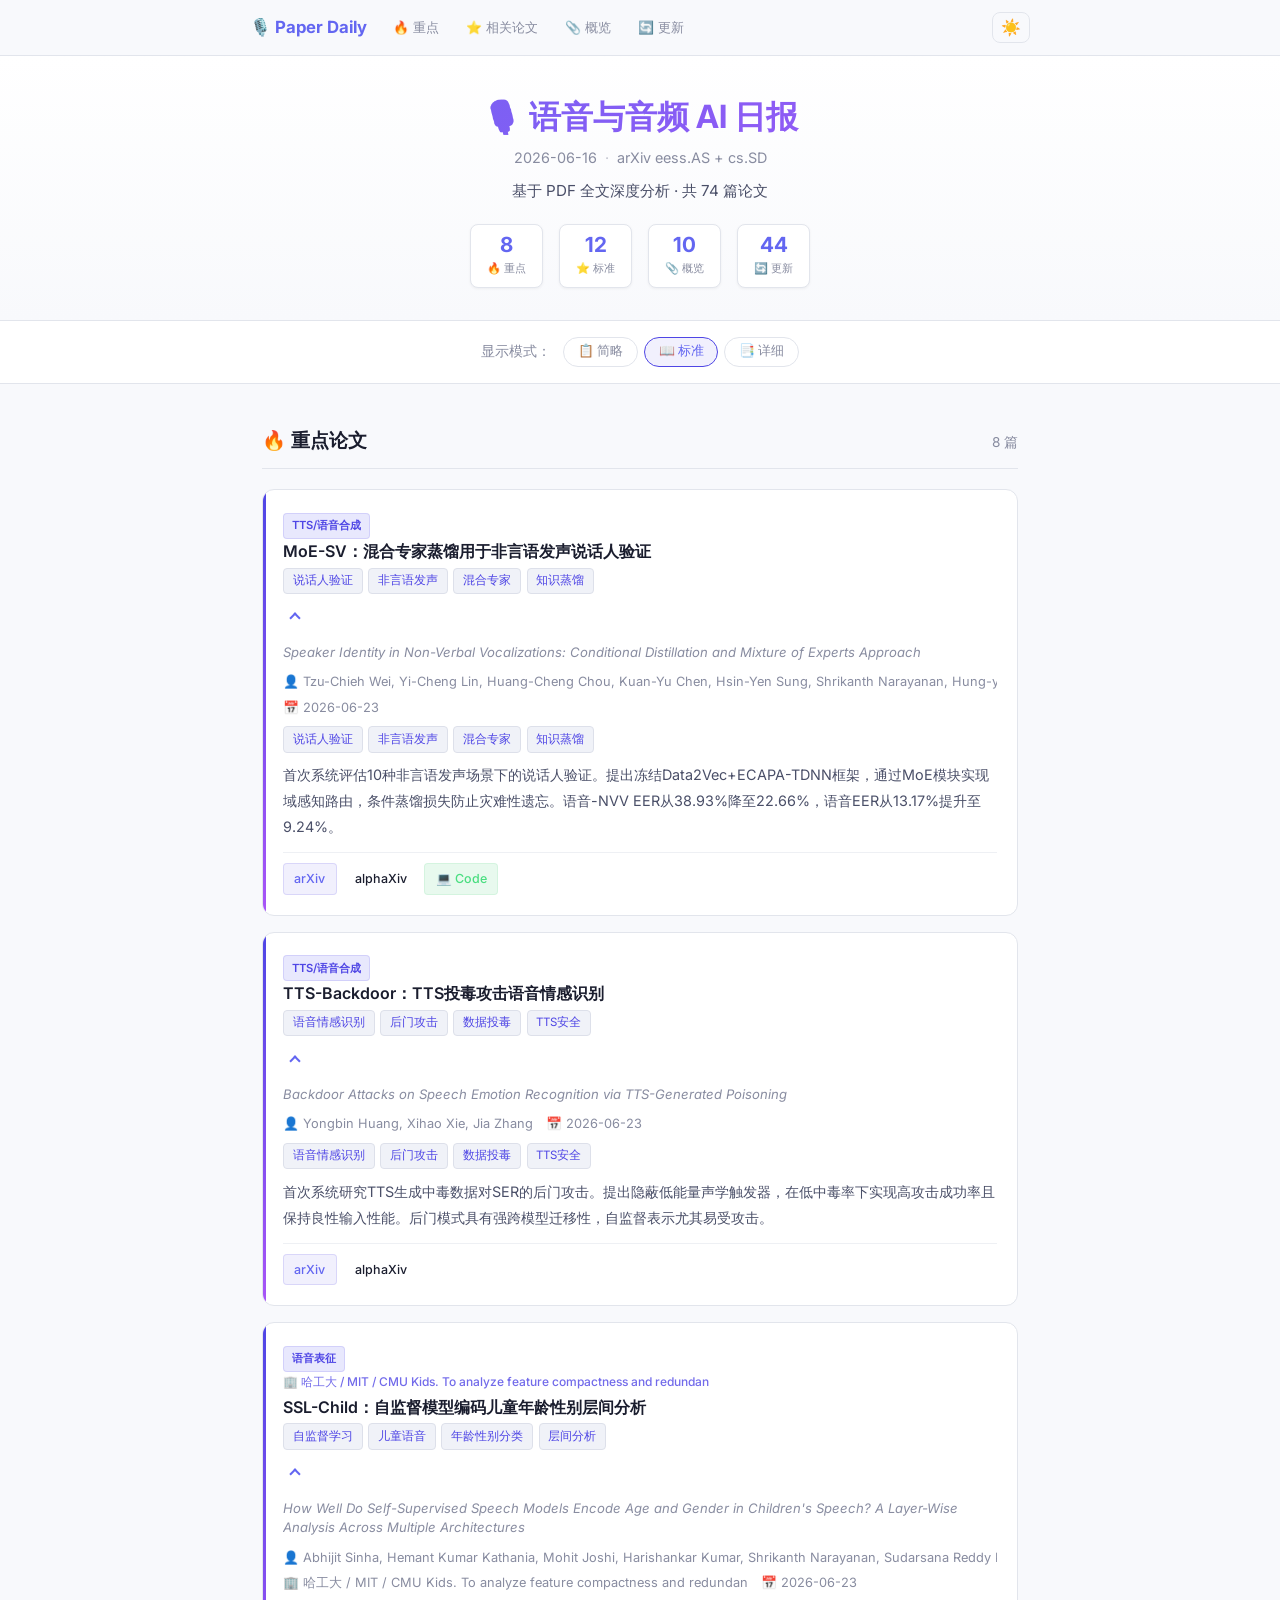
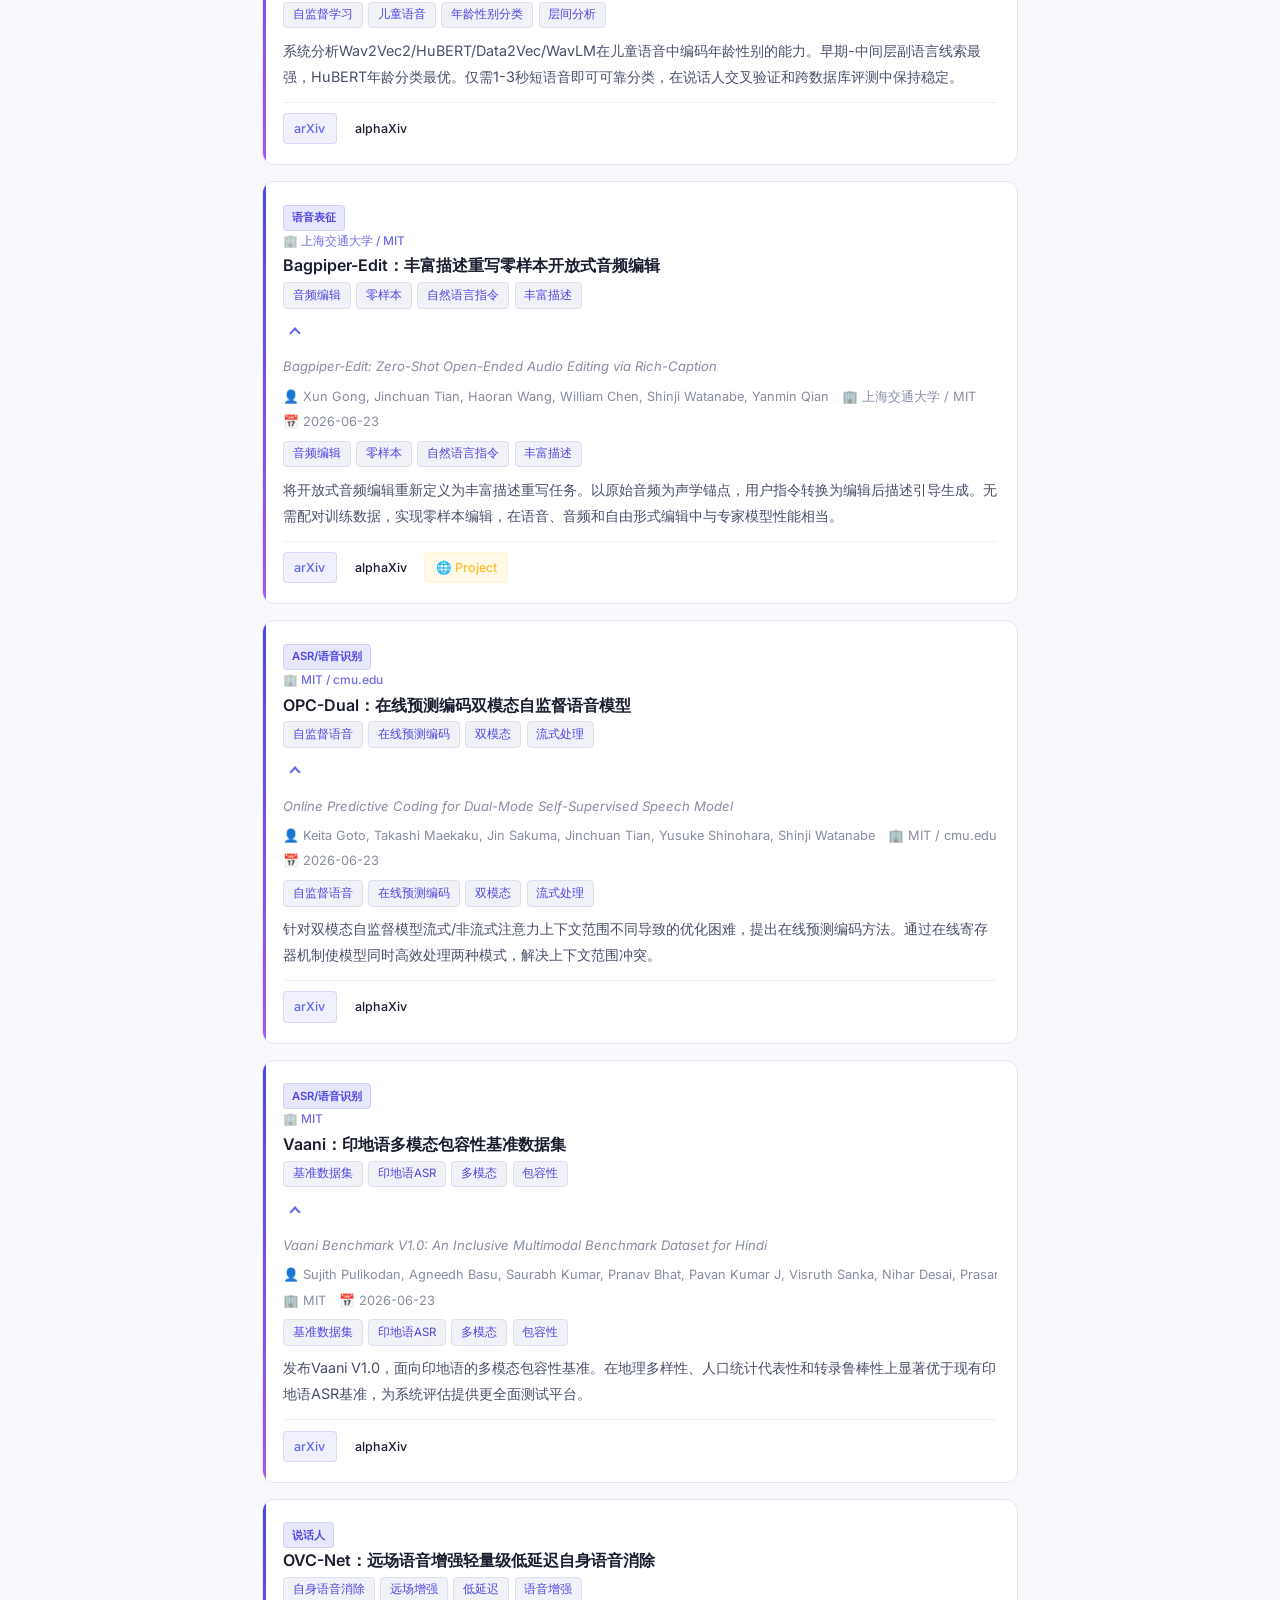
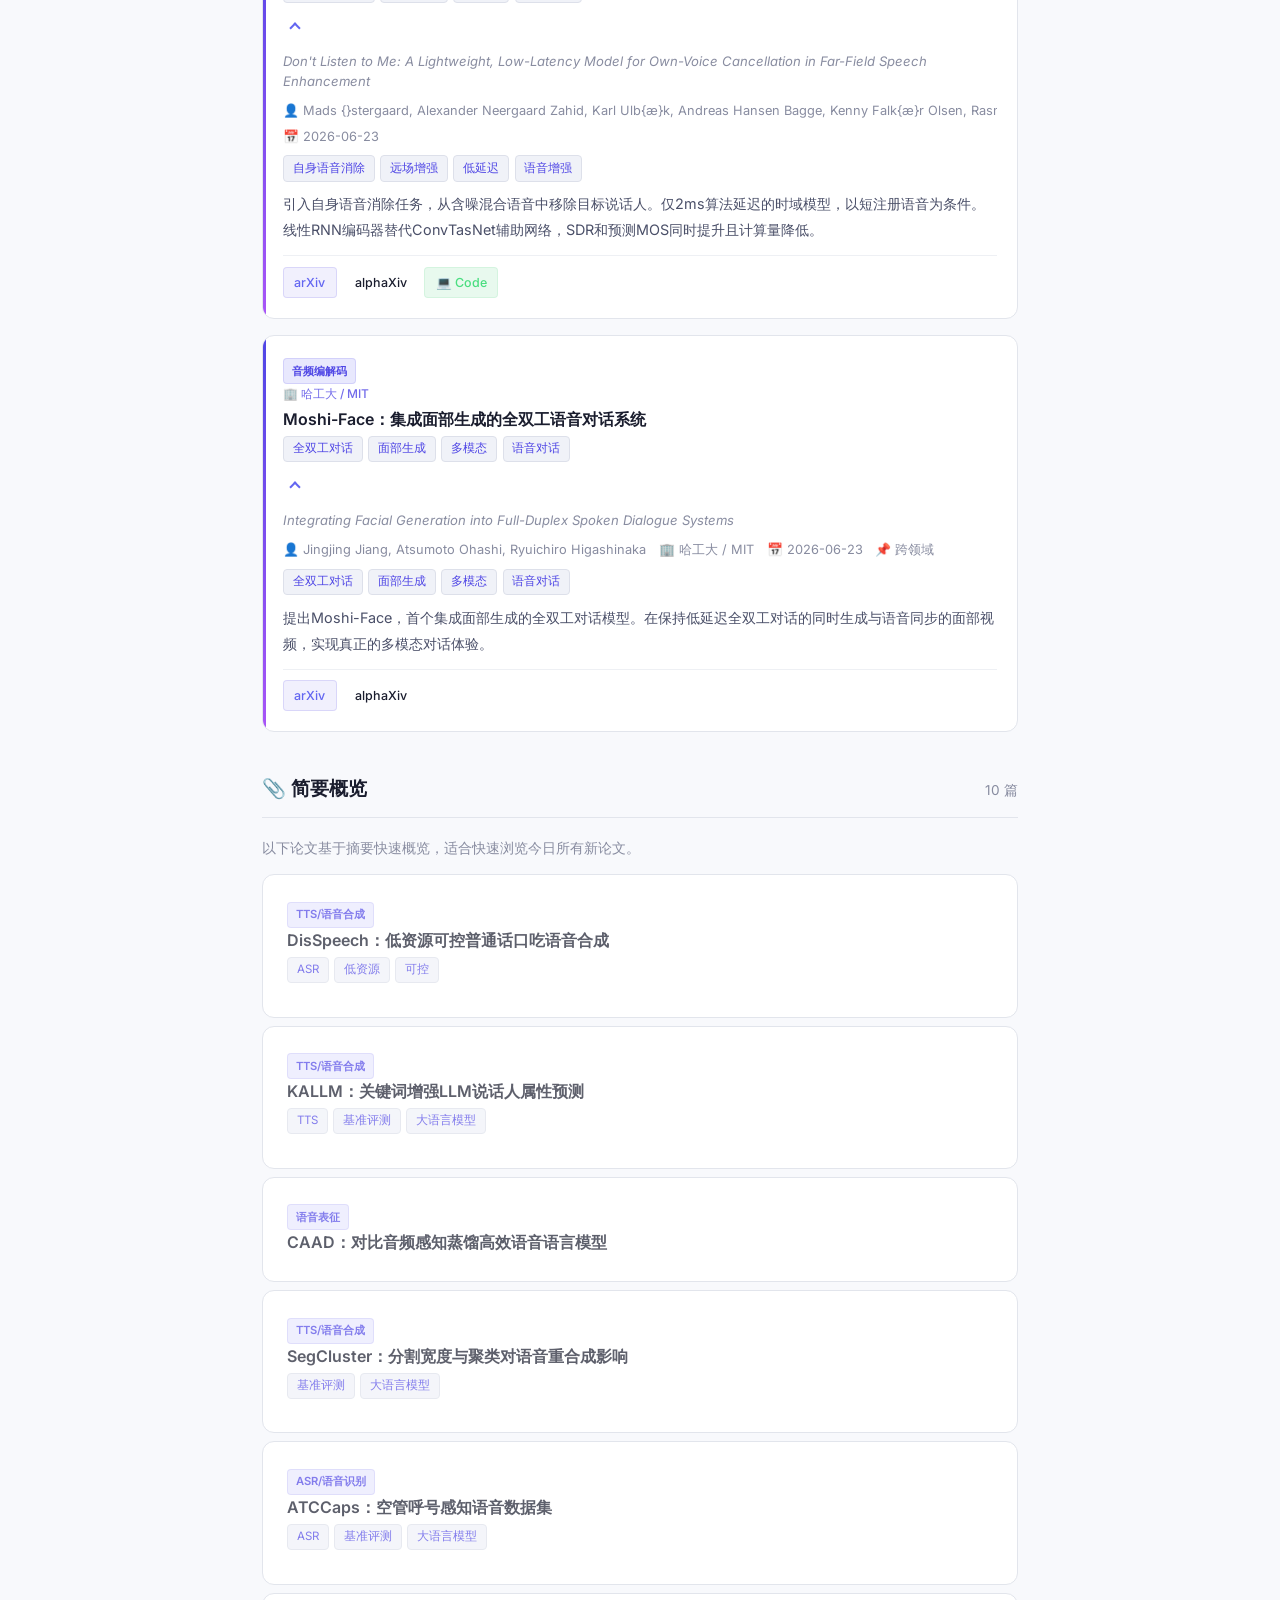
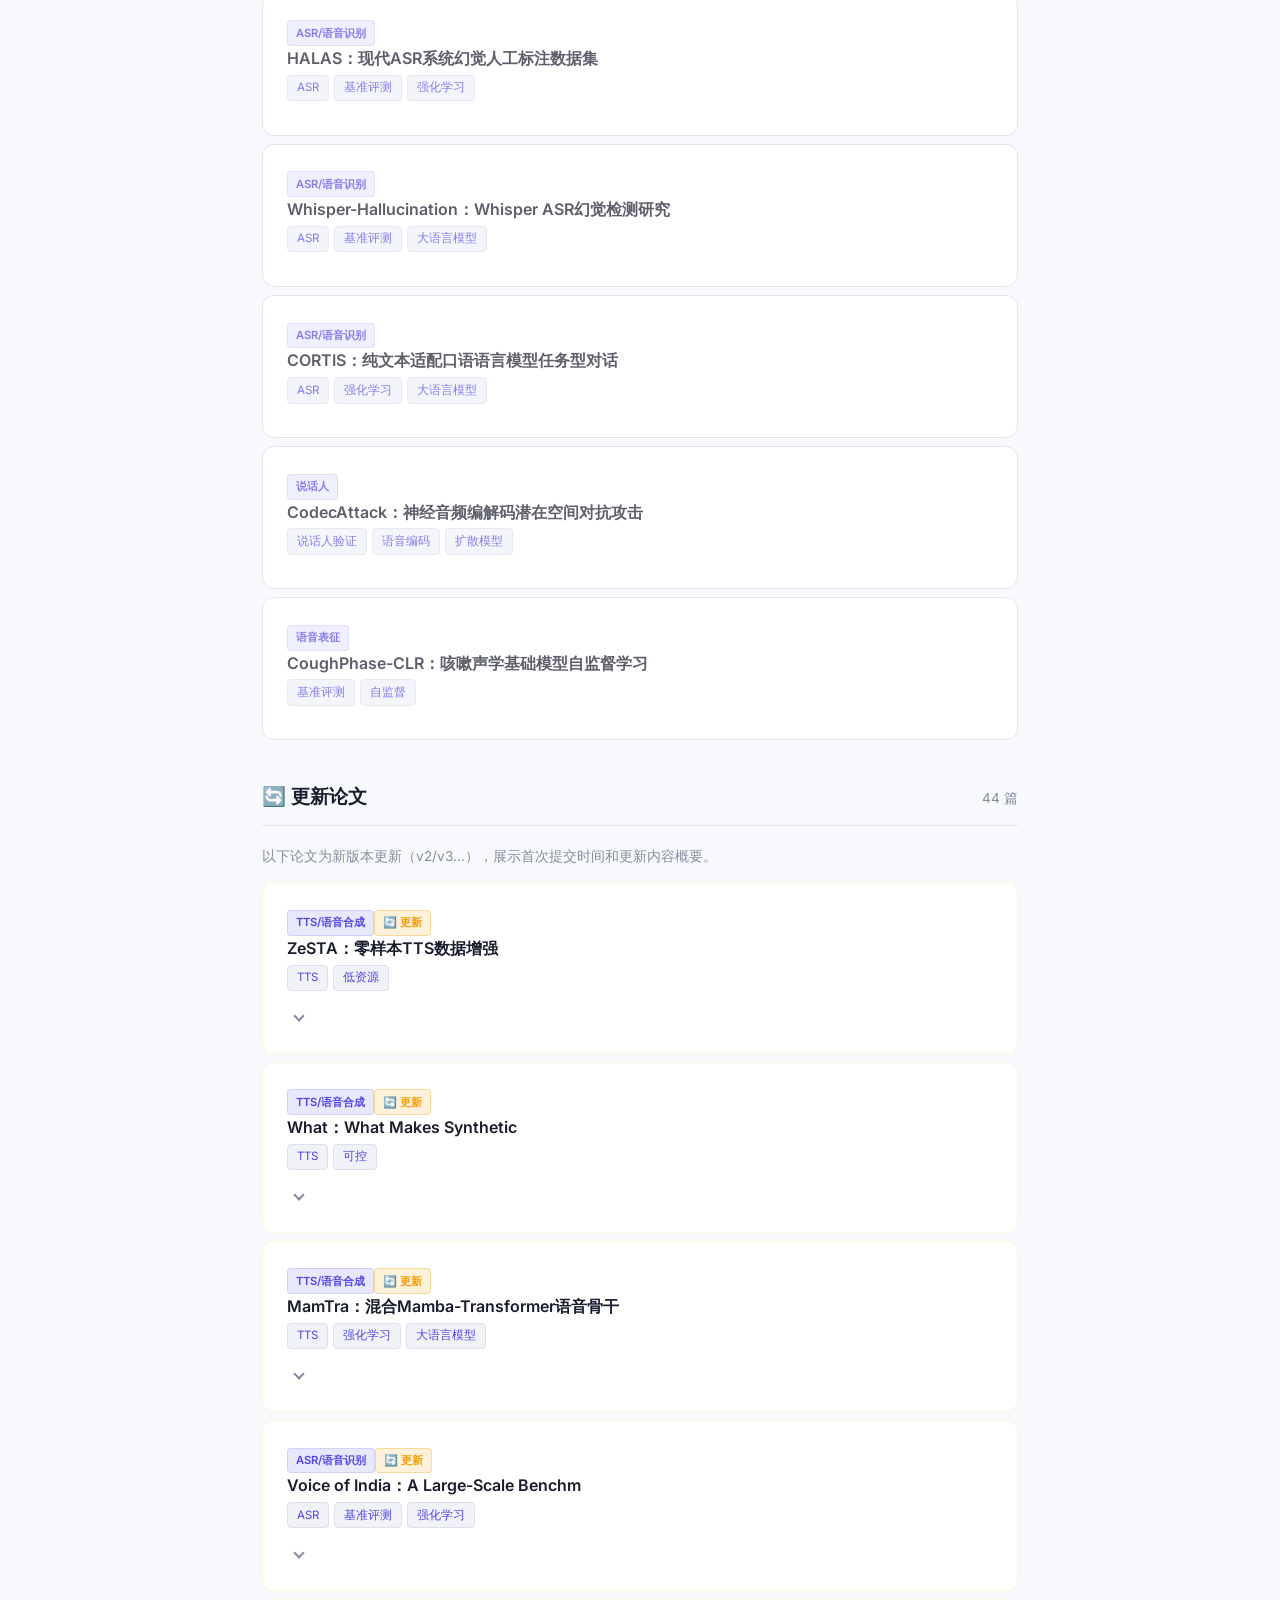
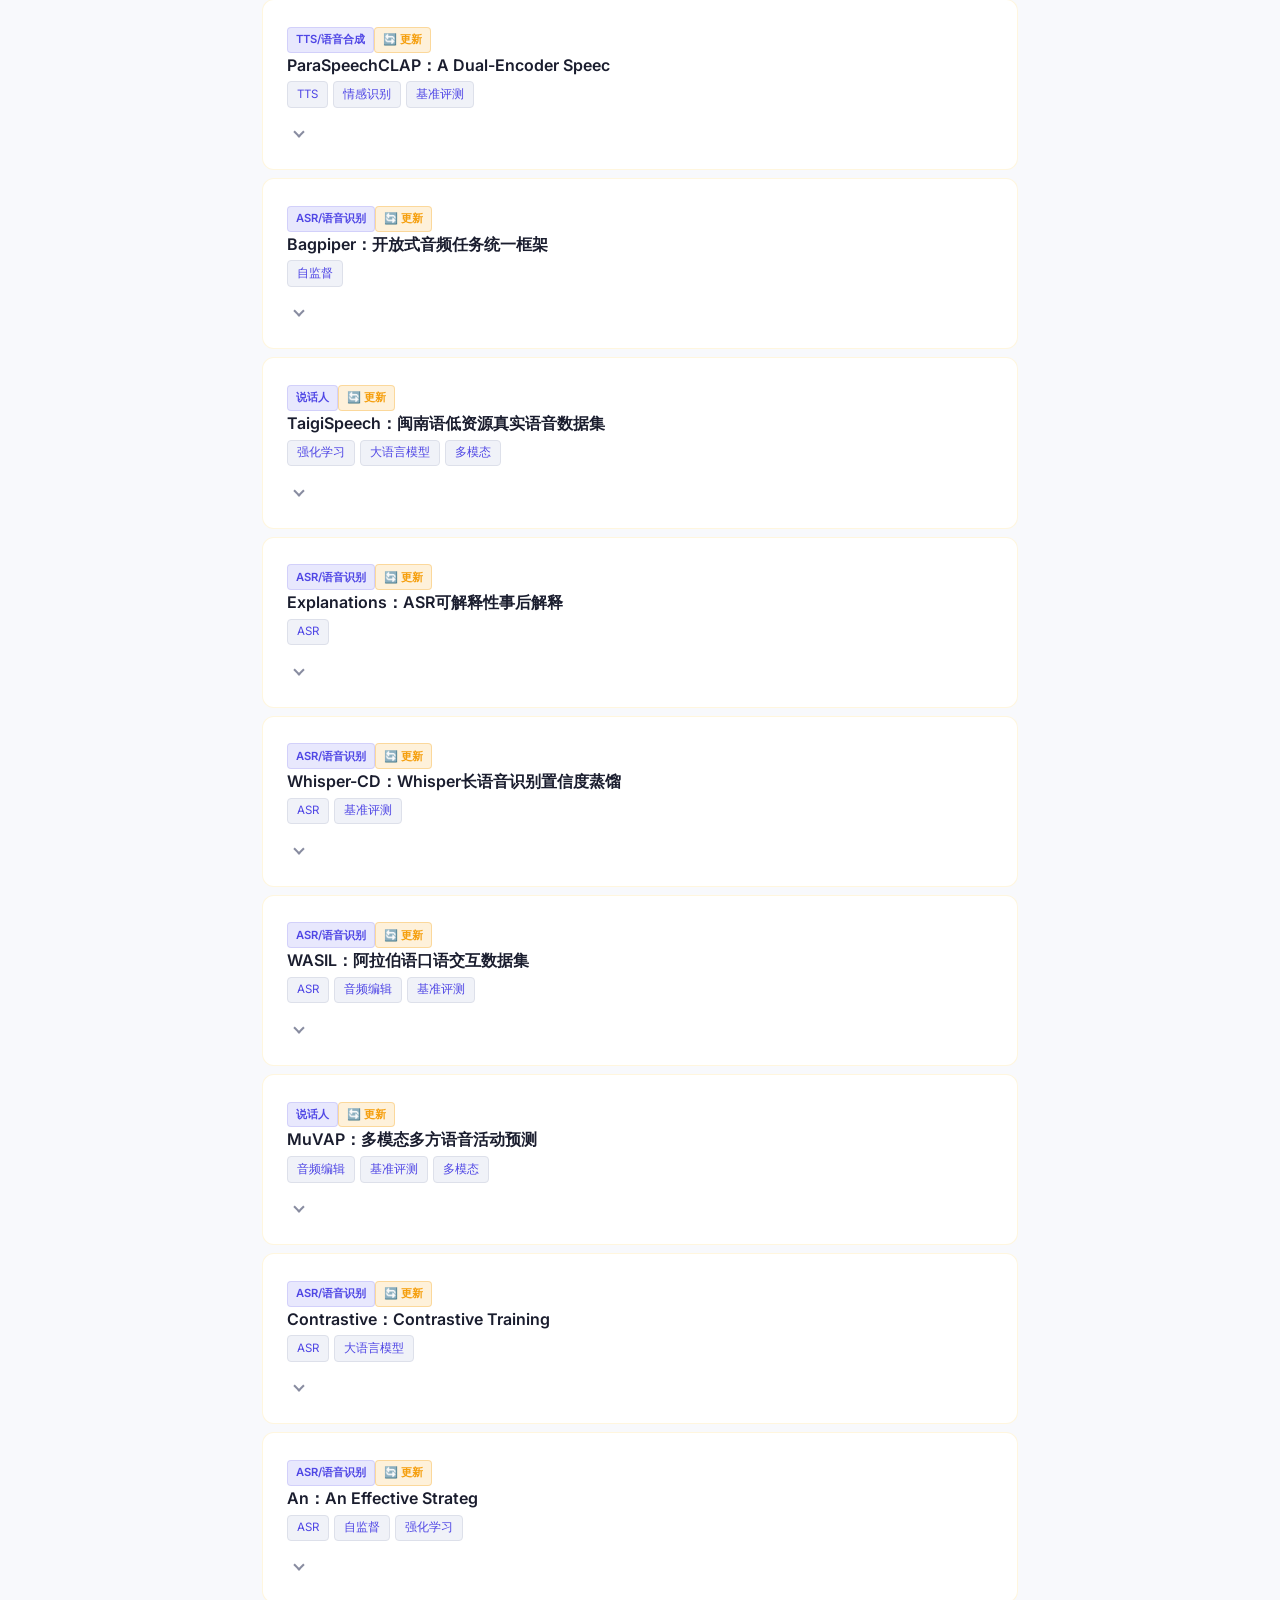
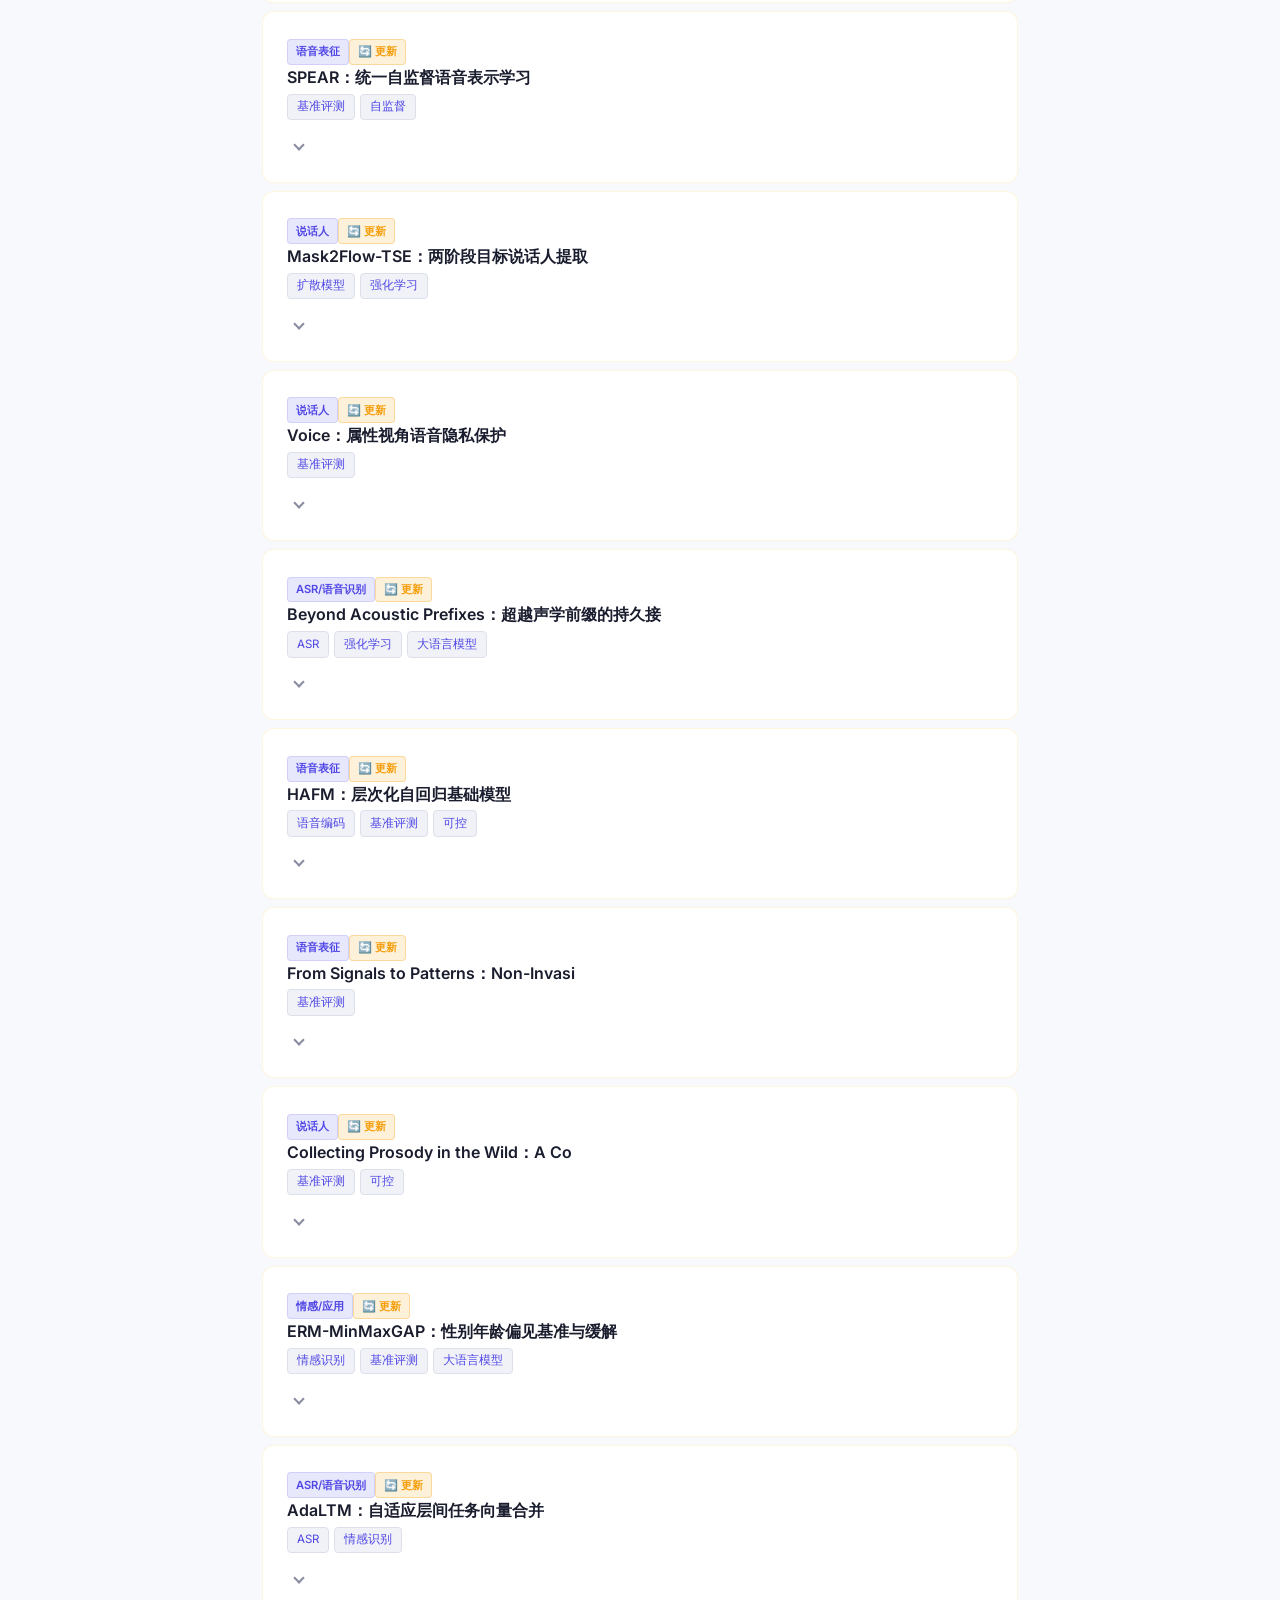
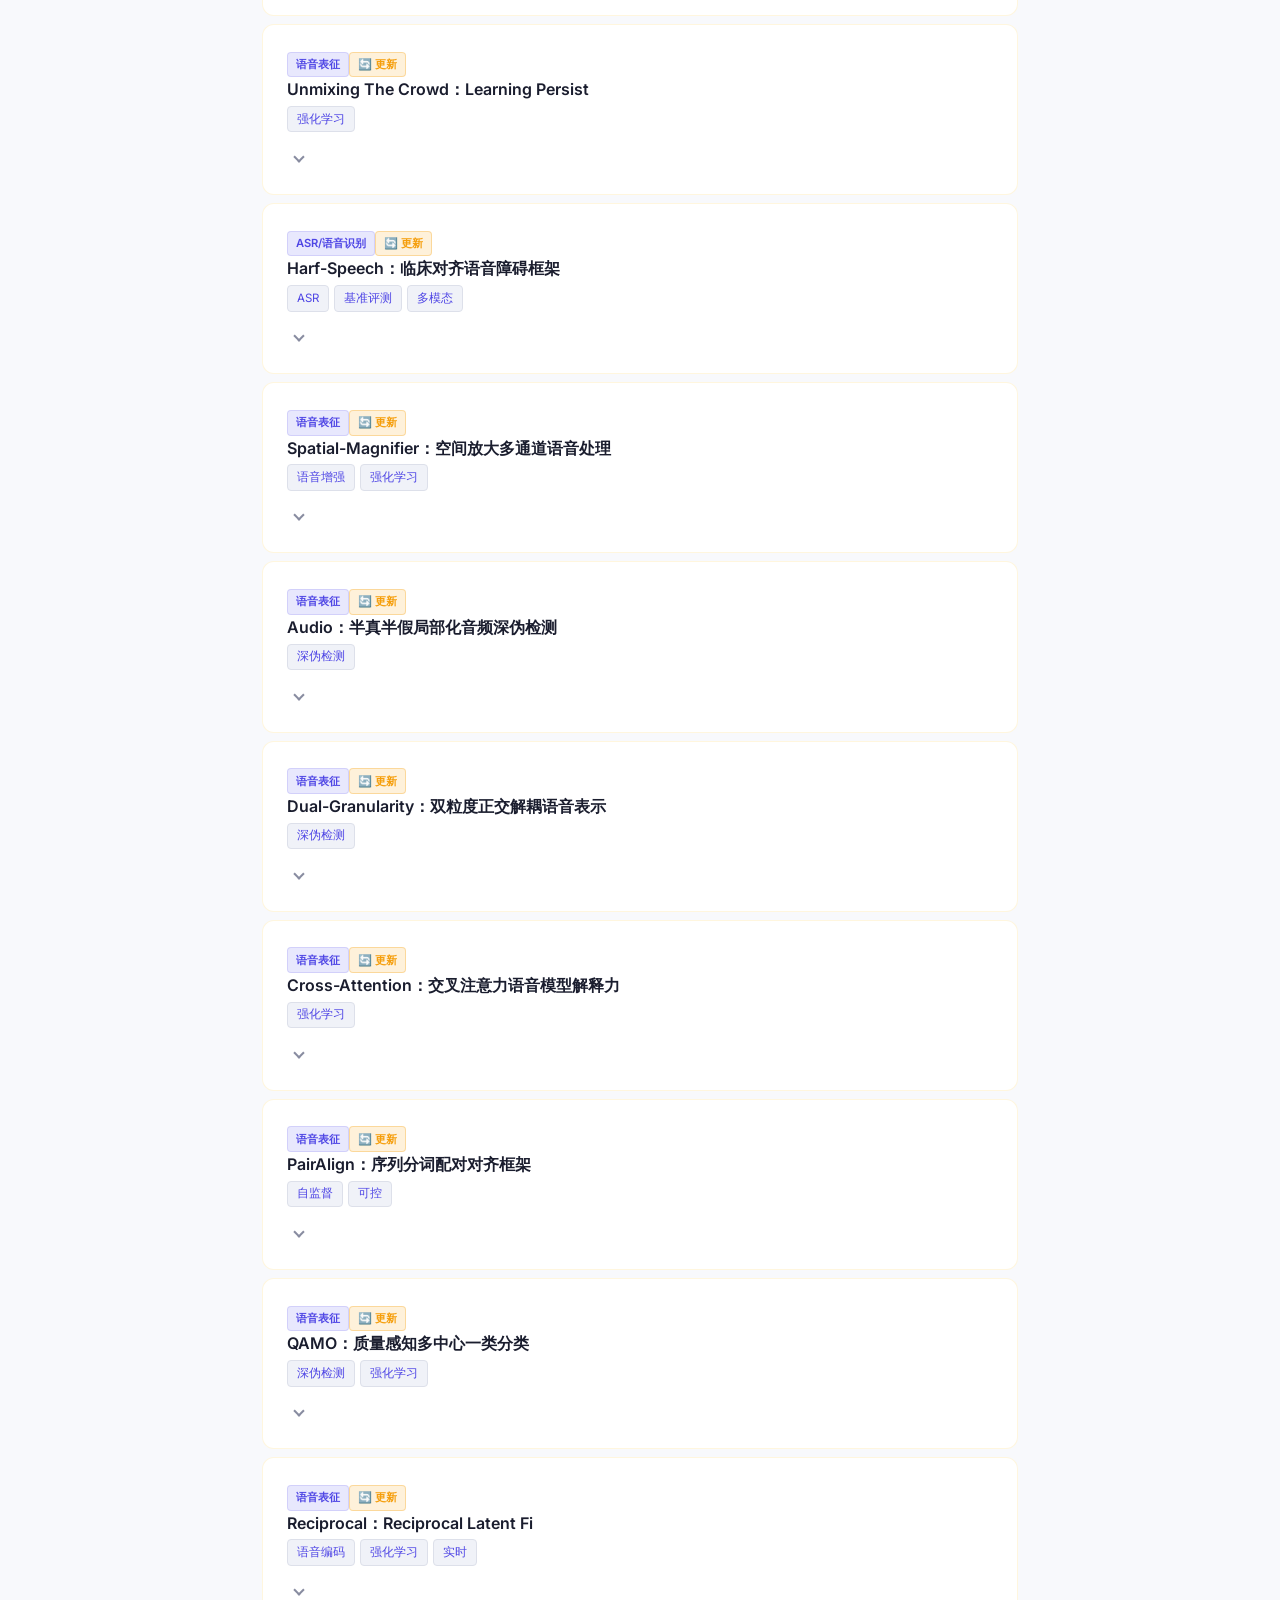
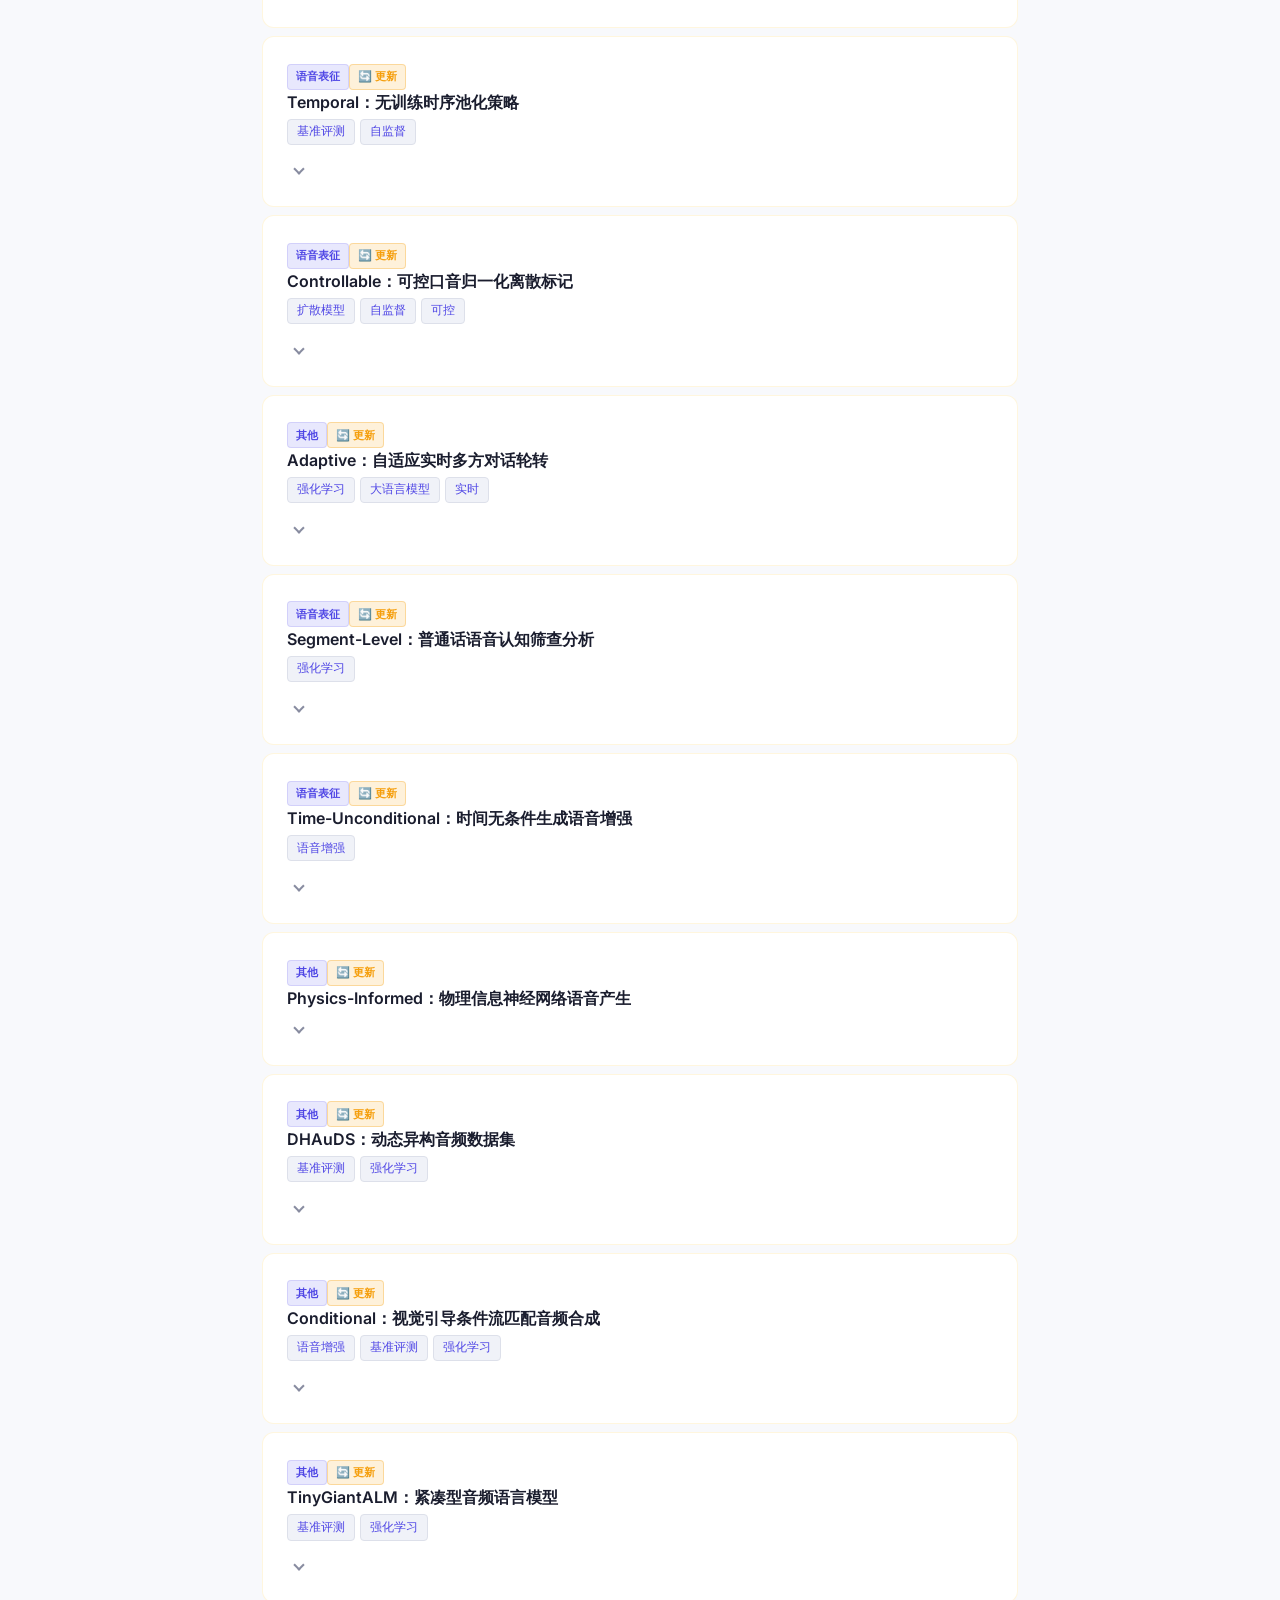
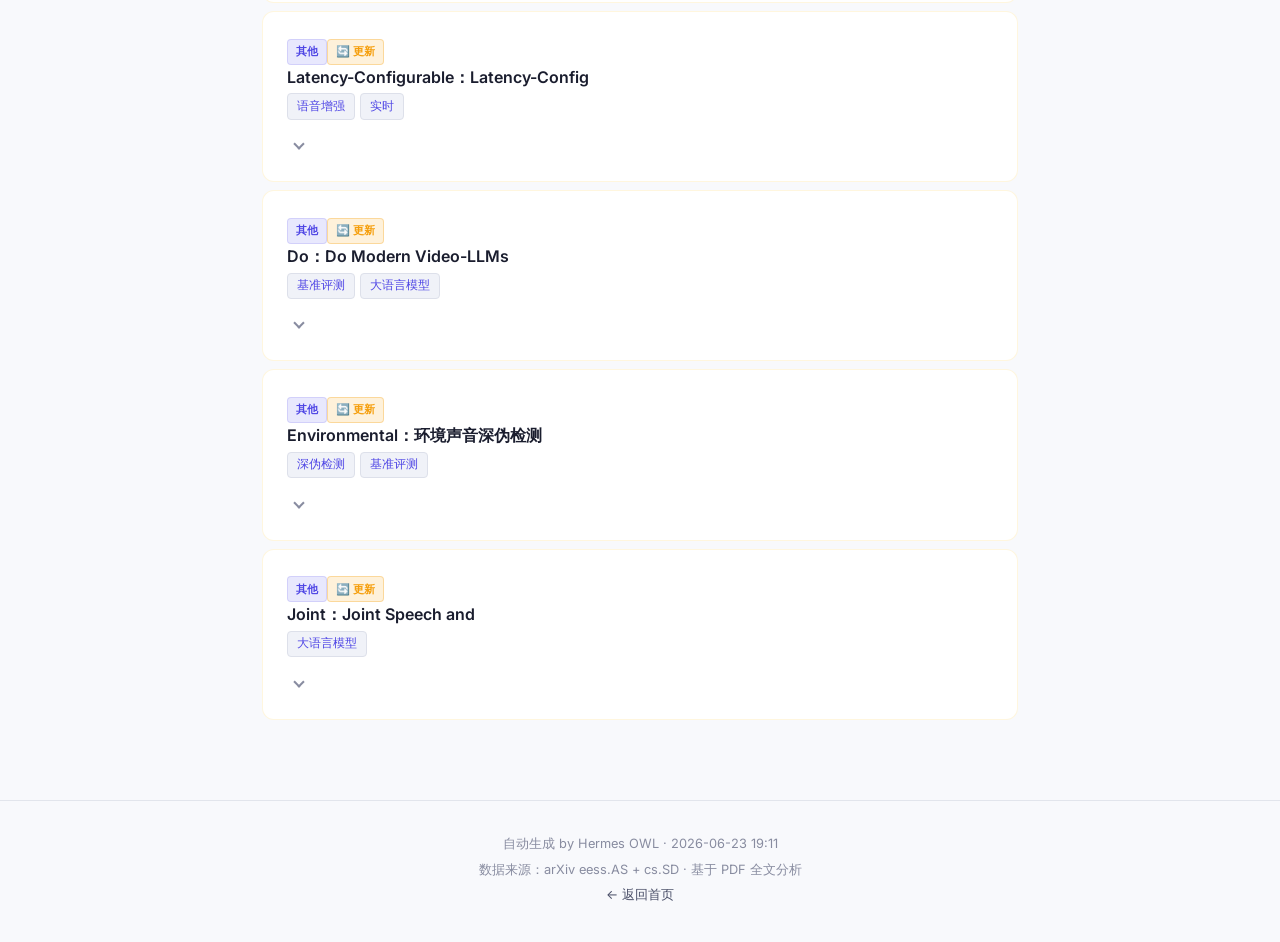
<file: daily/2026-06-23/index.html>
<!DOCTYPE html>
<html lang="zh-CN">
<head>
  <meta charset="UTF-8">
  <meta name="viewport" content="width=device-width, initial-scale=1.0, maximum-scale=5.0">
  <meta name="theme-color" content="#0a0a12">
  <title>语音与音频 AI 日报 · 2026-06-16</title>
  <link rel="preconnect" href="https://fonts.googleapis.com">
  <link rel="preconnect" href="https://fonts.gstatic.com" crossorigin>
  <link href="https://fonts.googleapis.com/css2?family=Inter:wght@400;500;600;700&family=JetBrains+Mono:wght@400;500&display=swap" rel="stylesheet">
  <link rel="stylesheet" href="../../assets/css/style.css">
</head>
<body data-theme="dark">
<nav class="topnav" id="topnav">
  <div class="topnav-inner">
    <a href="../../index.html" class="topnav-brand">🎙️ Paper Daily</a>
    <div class="topnav-links"><a href="#topic-重点论文" class="topnav-link">🔥 重点</a> <a href="#topic-相关论文" class="topnav-link">⭐ 相关论文</a> <a href="#topic-简要概览" class="topnav-link">📎 概览</a> <a href="#topic-更新论文" class="topnav-link">🔄 更新</a></div>
    <button class="theme-toggle" id="themeToggle" aria-label="切换主题">🌙</button>
  </div>
</nav>
<header class="hero">
  <div class="hero-content">
    <h1 class="hero-title">🎙️ 语音与音频 AI 日报</h1>
    <div class="hero-meta">
      <span class="hero-date">2026-06-16</span>
      <span class="hero-dot">·</span>
      <span class="hero-source">arXiv eess.AS + cs.SD</span>
    </div>
    <p class="hero-desc">基于 PDF 全文深度分析 · 共 74 篇论文</p>
    <div class="stats-row">
      <div class="stat-box"><span class="stat-num">8</span><span class="stat-lbl">🔥 重点</span></div>
      <div class="stat-box"><span class="stat-num">12</span><span class="stat-lbl">⭐ 标准</span></div>
      <div class="stat-box"><span class="stat-num">10</span><span class="stat-lbl">📎 概览</span></div>
      <div class="stat-box"><span class="stat-num">44</span><span class="stat-lbl">🔄 更新</span></div>
    </div>
  </div>
</header>
<div class="mode-bar">  <span class="mode-label">显示模式：</span>  <div class="mode-buttons">    <button class="mode-btn" data-mode="brief" onclick="setMode('brief')">📋 简略</button>    <button class="mode-btn active" data-mode="normal" onclick="setMode('normal')">📖 标准</button>    <button class="mode-btn" data-mode="full" onclick="setMode('full')">📑 详细</button>  </div></div>
<main class="main-content">
  <section class="section" id="topic-重点论文">
    <div class="section-header">
      <h2 class="section-title">🔥 重点论文</h2>
      <span class="section-count">8 篇</span>
    </div>
    <article class="paper-card tier-hot expanded" id="2606-21215" data-arxiv-id="2606.21215" data-tier="hot" data-has-detail="true" data-is-replace="false">      <div class="paper-header" onclick="togglePaper(this)">        <div class="paper-collapse"><div class="paper-collapse"><span class="topic-badge">TTS/语音合成</span>  <div class="paper-one-liner"><span class="one-liner-text">MoE-SV：混合专家蒸馏用于非言语发声说话人验证</span></div><div class="tags-row tags-collapse"><span class="tag tag-sm">说话人验证</span><span class="tag tag-sm">非言语发声</span><span class="tag tag-sm">混合专家</span><span class="tag tag-sm">知识蒸馏</span></div></div><span class="expand-icon" aria-hidden="true"></span></div>      </div>      <div class="paper-body">        <div class="paper-title-en">Speaker Identity in Non-Verbal Vocalizations: Conditional Distillation and Mixture of Experts Approach</div>        <div class="paper-meta"><span class="meta-author">👤 Tzu-Chieh Wei, Yi-Cheng Lin, Huang-Cheng Chou, Kuan-Yu Chen, Hsin-Yen Sung, Shrikanth Narayanan, Hung-yi Lee</span><span class="meta-date">📅 2026-06-23</span></div>        <div class="tags-row"><span class="tag">说话人验证</span><span class="tag">非言语发声</span><span class="tag">混合专家</span><span class="tag">知识蒸馏</span></div>        <div class="paper-overview"><p>首次系统评估10种非言语发声场景下的说话人验证。提出冻结Data2Vec+ECAPA-TDNN框架，通过MoE模块实现域感知路由，条件蒸馏损失防止灾难性遗忘。语音-NVV EER从38.93%降至22.66%，语音EER从13.17%提升至9.24%。</p></div>                <div class="paper-links"><a href="https://arxiv.org/abs/2606.21215" target="_blank" rel="noopener" class="link-btn link-arxiv">arXiv</a><a href="https://www.alphaxiv.org/abs/2606.21215" target="_blank" rel="noopener" class="link-btn link-alphaxiv">alphaXiv</a><a href="https://github.com/wiizzz/nonverbal-sv" target="_blank" rel="noopener" class="link-btn link-code">💻 Code</a></div>      </div>    </article>
    <article class="paper-card tier-hot expanded" id="2606-21052" data-arxiv-id="2606.21052" data-tier="hot" data-has-detail="true" data-is-replace="false">      <div class="paper-header" onclick="togglePaper(this)">        <div class="paper-collapse"><div class="paper-collapse"><span class="topic-badge">TTS/语音合成</span>  <div class="paper-one-liner"><span class="one-liner-text">TTS-Backdoor：TTS投毒攻击语音情感识别</span></div><div class="tags-row tags-collapse"><span class="tag tag-sm">语音情感识别</span><span class="tag tag-sm">后门攻击</span><span class="tag tag-sm">数据投毒</span><span class="tag tag-sm">TTS安全</span></div></div><span class="expand-icon" aria-hidden="true"></span></div>      </div>      <div class="paper-body">        <div class="paper-title-en">Backdoor Attacks on Speech Emotion Recognition via TTS-Generated Poisoning</div>        <div class="paper-meta"><span class="meta-author">👤 Yongbin Huang, Xihao Xie, Jia Zhang</span><span class="meta-date">📅 2026-06-23</span></div>        <div class="tags-row"><span class="tag">语音情感识别</span><span class="tag">后门攻击</span><span class="tag">数据投毒</span><span class="tag">TTS安全</span></div>        <div class="paper-overview"><p>首次系统研究TTS生成中毒数据对SER的后门攻击。提出隐蔽低能量声学触发器，在低中毒率下实现高攻击成功率且保持良性输入性能。后门模式具有强跨模型迁移性，自监督表示尤其易受攻击。</p></div>                <div class="paper-links"><a href="https://arxiv.org/abs/2606.21052" target="_blank" rel="noopener" class="link-btn link-arxiv">arXiv</a><a href="https://www.alphaxiv.org/abs/2606.21052" target="_blank" rel="noopener" class="link-btn link-alphaxiv">alphaXiv</a></div>      </div>    </article>
    <article class="paper-card tier-hot expanded" id="2606-22177" data-arxiv-id="2606.22177" data-tier="hot" data-has-detail="true" data-is-replace="false">      <div class="paper-header" onclick="togglePaper(this)">        <div class="paper-collapse"><div class="paper-collapse"><span class="topic-badge">语音表征</span><div class="paper-affil">🏢 哈工大 / MIT / CMU Kids. To analyze feature compactness and redundan</div>  <div class="paper-one-liner"><span class="one-liner-text">SSL-Child：自监督模型编码儿童年龄性别层间分析</span></div><div class="tags-row tags-collapse"><span class="tag tag-sm">自监督学习</span><span class="tag tag-sm">儿童语音</span><span class="tag tag-sm">年龄性别分类</span><span class="tag tag-sm">层间分析</span></div></div><span class="expand-icon" aria-hidden="true"></span></div>      </div>      <div class="paper-body">        <div class="paper-title-en">How Well Do Self-Supervised Speech Models Encode Age and Gender in Children&#x27;s Speech? A Layer-Wise Analysis Across Multiple Architectures</div>        <div class="paper-meta"><span class="meta-author">👤 Abhijit Sinha, Hemant Kumar Kathania, Mohit Joshi, Harishankar Kumar, Shrikanth Narayanan, Sudarsana Reddy Kadiri</span><span class="meta-affil">🏢 哈工大 / MIT / CMU Kids. To analyze feature compactness and redundan</span><span class="meta-date">📅 2026-06-23</span></div>        <div class="tags-row"><span class="tag">自监督学习</span><span class="tag">儿童语音</span><span class="tag">年龄性别分类</span><span class="tag">层间分析</span></div>        <div class="paper-overview"><p>系统分析Wav2Vec2/HuBERT/Data2Vec/WavLM在儿童语音中编码年龄性别的能力。早期-中间层副语言线索最强，HuBERT年龄分类最优。仅需1-3秒短语音即可可靠分类，在说话人交叉验证和跨数据库评测中保持稳定。</p></div>                <div class="paper-links"><a href="https://arxiv.org/abs/2606.22177" target="_blank" rel="noopener" class="link-btn link-arxiv">arXiv</a><a href="https://www.alphaxiv.org/abs/2606.22177" target="_blank" rel="noopener" class="link-btn link-alphaxiv">alphaXiv</a></div>      </div>    </article>
    <article class="paper-card tier-hot expanded" id="2606-21227" data-arxiv-id="2606.21227" data-tier="hot" data-has-detail="true" data-is-replace="false">      <div class="paper-header" onclick="togglePaper(this)">        <div class="paper-collapse"><div class="paper-collapse"><span class="topic-badge">语音表征</span><div class="paper-affil">🏢 上海交通大学 / MIT</div>  <div class="paper-one-liner"><span class="one-liner-text">Bagpiper-Edit：丰富描述重写零样本开放式音频编辑</span></div><div class="tags-row tags-collapse"><span class="tag tag-sm">音频编辑</span><span class="tag tag-sm">零样本</span><span class="tag tag-sm">自然语言指令</span><span class="tag tag-sm">丰富描述</span></div></div><span class="expand-icon" aria-hidden="true"></span></div>      </div>      <div class="paper-body">        <div class="paper-title-en">Bagpiper-Edit: Zero-Shot Open-Ended Audio Editing via Rich-Caption</div>        <div class="paper-meta"><span class="meta-author">👤 Xun Gong, Jinchuan Tian, Haoran Wang, William Chen, Shinji Watanabe, Yanmin Qian</span><span class="meta-affil">🏢 上海交通大学 / MIT</span><span class="meta-date">📅 2026-06-23</span></div>        <div class="tags-row"><span class="tag">音频编辑</span><span class="tag">零样本</span><span class="tag">自然语言指令</span><span class="tag">丰富描述</span></div>        <div class="paper-overview"><p>将开放式音频编辑重新定义为丰富描述重写任务。以原始音频为声学锚点，用户指令转换为编辑后描述引导生成。无需配对训练数据，实现零样本编辑，在语音、音频和自由形式编辑中与专家模型性能相当。</p></div>                <div class="paper-links"><a href="https://arxiv.org/abs/2606.21227" target="_blank" rel="noopener" class="link-btn link-arxiv">arXiv</a><a href="https://www.alphaxiv.org/abs/2606.21227" target="_blank" rel="noopener" class="link-btn link-alphaxiv">alphaXiv</a><a href="https://bagpiper-edit.github.io" target="_blank" rel="noopener" class="link-btn link-project">🌐 Project</a></div>      </div>    </article>
    <article class="paper-card tier-hot expanded" id="2606-21268" data-arxiv-id="2606.21268" data-tier="hot" data-has-detail="true" data-is-replace="false">      <div class="paper-header" onclick="togglePaper(this)">        <div class="paper-collapse"><div class="paper-collapse"><span class="topic-badge">ASR/语音识别</span><div class="paper-affil">🏢 MIT / cmu.edu</div>  <div class="paper-one-liner"><span class="one-liner-text">OPC-Dual：在线预测编码双模态自监督语音模型</span></div><div class="tags-row tags-collapse"><span class="tag tag-sm">自监督语音</span><span class="tag tag-sm">在线预测编码</span><span class="tag tag-sm">双模态</span><span class="tag tag-sm">流式处理</span></div></div><span class="expand-icon" aria-hidden="true"></span></div>      </div>      <div class="paper-body">        <div class="paper-title-en">Online Predictive Coding for Dual-Mode Self-Supervised Speech Model</div>        <div class="paper-meta"><span class="meta-author">👤 Keita Goto, Takashi Maekaku, Jin Sakuma, Jinchuan Tian, Yusuke Shinohara, Shinji Watanabe</span><span class="meta-affil">🏢 MIT / cmu.edu</span><span class="meta-date">📅 2026-06-23</span></div>        <div class="tags-row"><span class="tag">自监督语音</span><span class="tag">在线预测编码</span><span class="tag">双模态</span><span class="tag">流式处理</span></div>        <div class="paper-overview"><p>针对双模态自监督模型流式/非流式注意力上下文范围不同导致的优化困难，提出在线预测编码方法。通过在线寄存器机制使模型同时高效处理两种模式，解决上下文范围冲突。</p></div>                <div class="paper-links"><a href="https://arxiv.org/abs/2606.21268" target="_blank" rel="noopener" class="link-btn link-arxiv">arXiv</a><a href="https://www.alphaxiv.org/abs/2606.21268" target="_blank" rel="noopener" class="link-btn link-alphaxiv">alphaXiv</a></div>      </div>    </article>
    <article class="paper-card tier-hot expanded" id="2606-21408" data-arxiv-id="2606.21408" data-tier="hot" data-has-detail="true" data-is-replace="false">      <div class="paper-header" onclick="togglePaper(this)">        <div class="paper-collapse"><div class="paper-collapse"><span class="topic-badge">ASR/语音识别</span><div class="paper-affil">🏢 MIT</div>  <div class="paper-one-liner"><span class="one-liner-text">Vaani：印地语多模态包容性基准数据集</span></div><div class="tags-row tags-collapse"><span class="tag tag-sm">基准数据集</span><span class="tag tag-sm">印地语ASR</span><span class="tag tag-sm">多模态</span><span class="tag tag-sm">包容性</span></div></div><span class="expand-icon" aria-hidden="true"></span></div>      </div>      <div class="paper-body">        <div class="paper-title-en">Vaani Benchmark V1.0: An Inclusive Multimodal Benchmark Dataset for Hindi</div>        <div class="paper-meta"><span class="meta-author">👤 Sujith Pulikodan, Agneedh Basu, Saurabh Kumar, Pranav Bhat, Pavan Kumar J, Visruth Sanka, Nihar Desai, Prasanta Kumar Ghosh</span><span class="meta-affil">🏢 MIT</span><span class="meta-date">📅 2026-06-23</span></div>        <div class="tags-row"><span class="tag">基准数据集</span><span class="tag">印地语ASR</span><span class="tag">多模态</span><span class="tag">包容性</span></div>        <div class="paper-overview"><p>发布Vaani V1.0，面向印地语的多模态包容性基准。在地理多样性、人口统计代表性和转录鲁棒性上显著优于现有印地语ASR基准，为系统评估提供更全面测试平台。</p></div>                <div class="paper-links"><a href="https://arxiv.org/abs/2606.21408" target="_blank" rel="noopener" class="link-btn link-arxiv">arXiv</a><a href="https://www.alphaxiv.org/abs/2606.21408" target="_blank" rel="noopener" class="link-btn link-alphaxiv">alphaXiv</a></div>      </div>    </article>
    <article class="paper-card tier-hot expanded" id="2606-23332" data-arxiv-id="2606.23332" data-tier="hot" data-has-detail="true" data-is-replace="false">      <div class="paper-header" onclick="togglePaper(this)">        <div class="paper-collapse"><div class="paper-collapse"><span class="topic-badge">说话人</span>  <div class="paper-one-liner"><span class="one-liner-text">OVC-Net：远场语音增强轻量级低延迟自身语音消除</span></div><div class="tags-row tags-collapse"><span class="tag tag-sm">自身语音消除</span><span class="tag tag-sm">远场增强</span><span class="tag tag-sm">低延迟</span><span class="tag tag-sm">语音增强</span></div></div><span class="expand-icon" aria-hidden="true"></span></div>      </div>      <div class="paper-body">        <div class="paper-title-en">Don&#x27;t Listen to Me: A Lightweight, Low-Latency Model for Own-Voice Cancellation in Far-Field Speech Enhancement</div>        <div class="paper-meta"><span class="meta-author">👤 Mads {}stergaard, Alexander Neergaard Zahid, Karl Ulb{æ}k, Andreas Hansen Bagge, Kenny Falk{æ}r Olsen, Rasmus Malik H{ø}egh Lindrup</span><span class="meta-date">📅 2026-06-23</span></div>        <div class="tags-row"><span class="tag">自身语音消除</span><span class="tag">远场增强</span><span class="tag">低延迟</span><span class="tag">语音增强</span></div>        <div class="paper-overview"><p>引入自身语音消除任务，从含噪混合语音中移除目标说话人。仅2ms算法延迟的时域模型，以短注册语音为条件。线性RNN编码器替代ConvTasNet辅助网络，SDR和预测MOS同时提升且计算量降低。</p></div>                <div class="paper-links"><a href="https://arxiv.org/abs/2606.23332" target="_blank" rel="noopener" class="link-btn link-arxiv">arXiv</a><a href="https://www.alphaxiv.org/abs/2606.23332" target="_blank" rel="noopener" class="link-btn link-alphaxiv">alphaXiv</a><a href="https://github.com/JorisCos/LibriMix" target="_blank" rel="noopener" class="link-btn link-code">💻 Code</a></div>      </div>    </article>
    <article class="paper-card tier-hot expanded" id="2606-21970" data-arxiv-id="2606.21970" data-tier="hot" data-has-detail="true" data-is-replace="false">      <div class="paper-header" onclick="togglePaper(this)">        <div class="paper-collapse"><div class="paper-collapse"><span class="topic-badge">音频编解码</span><div class="paper-affil">🏢 哈工大 / MIT</div>  <div class="paper-one-liner"><span class="one-liner-text">Moshi-Face：集成面部生成的全双工语音对话系统</span></div><div class="tags-row tags-collapse"><span class="tag tag-sm">全双工对话</span><span class="tag tag-sm">面部生成</span><span class="tag tag-sm">多模态</span><span class="tag tag-sm">语音对话</span></div></div><span class="expand-icon" aria-hidden="true"></span></div>      </div>      <div class="paper-body">        <div class="paper-title-en">Integrating Facial Generation into Full-Duplex Spoken Dialogue Systems</div>        <div class="paper-meta"><span class="meta-author">👤 Jingjing Jiang, Atsumoto Ohashi, Ryuichiro Higashinaka</span><span class="meta-affil">🏢 哈工大 / MIT</span><span class="meta-date">📅 2026-06-23</span><span class="meta-venue">📌 跨领域</span></div>        <div class="tags-row"><span class="tag">全双工对话</span><span class="tag">面部生成</span><span class="tag">多模态</span><span class="tag">语音对话</span></div>        <div class="paper-overview"><p>提出Moshi-Face，首个集成面部生成的全双工对话模型。在保持低延迟全双工对话的同时生成与语音同步的面部视频，实现真正的多模态对话体验。</p></div>                <div class="paper-links"><a href="https://arxiv.org/abs/2606.21970" target="_blank" rel="noopener" class="link-btn link-arxiv">arXiv</a><a href="https://www.alphaxiv.org/abs/2606.21970" target="_blank" rel="noopener" class="link-btn link-alphaxiv">alphaXiv</a></div>      </div>    </article>
  </section>
  <section class="section" id="topic-简要概览">
    <div class="section-header">
      <h2 class="section-title">📎 简要概览</h2>
      <span class="section-count">10 篇</span>
    </div>
    <p class="section-desc">以下论文基于摘要快速概览，适合快速浏览今日所有新论文。</p>
    <article class="paper-card tier-brief card-no-detail" id="2606-21457" data-arxiv-id="2606.21457" data-tier="brief" data-has-detail="false" data-is-replace="false">      <div class="paper-header paper-header-static">        <div class="paper-collapse"><div class="paper-collapse"><span class="topic-badge">TTS/语音合成</span>  <div class="paper-one-liner"><span class="one-liner-text">DisSpeech：低资源可控普通话口吃语音合成</span></div><div class="tags-row tags-collapse"><span class="tag tag-sm">ASR</span><span class="tag tag-sm">低资源</span><span class="tag tag-sm">可控</span></div></div></div>      </div>    </article>
    <article class="paper-card tier-brief card-no-detail" id="2606-21979" data-arxiv-id="2606.21979" data-tier="brief" data-has-detail="false" data-is-replace="false">      <div class="paper-header paper-header-static">        <div class="paper-collapse"><div class="paper-collapse"><span class="topic-badge">TTS/语音合成</span>  <div class="paper-one-liner"><span class="one-liner-text">KALLM：关键词增强LLM说话人属性预测</span></div><div class="tags-row tags-collapse"><span class="tag tag-sm">TTS</span><span class="tag tag-sm">基准评测</span><span class="tag tag-sm">大语言模型</span></div></div></div>      </div>    </article>
    <article class="paper-card tier-brief card-no-detail" id="2606-23052" data-arxiv-id="2606.23052" data-tier="brief" data-has-detail="false" data-is-replace="false">      <div class="paper-header paper-header-static">        <div class="paper-collapse"><div class="paper-collapse"><span class="topic-badge">语音表征</span>  <div class="paper-one-liner"><span class="one-liner-text">CAAD：对比音频感知蒸馏高效语音语言模型</span></div></div></div>      </div>    </article>
    <article class="paper-card tier-brief card-no-detail" id="2606-23285" data-arxiv-id="2606.23285" data-tier="brief" data-has-detail="false" data-is-replace="false">      <div class="paper-header paper-header-static">        <div class="paper-collapse"><div class="paper-collapse"><span class="topic-badge">TTS/语音合成</span>  <div class="paper-one-liner"><span class="one-liner-text">SegCluster：分割宽度与聚类对语音重合成影响</span></div><div class="tags-row tags-collapse"><span class="tag tag-sm">基准评测</span><span class="tag tag-sm">大语言模型</span></div></div></div>      </div>    </article>
    <article class="paper-card tier-brief card-no-detail" id="2606-22399" data-arxiv-id="2606.22399" data-tier="brief" data-has-detail="false" data-is-replace="false">      <div class="paper-header paper-header-static">        <div class="paper-collapse"><div class="paper-collapse"><span class="topic-badge">ASR/语音识别</span>  <div class="paper-one-liner"><span class="one-liner-text">ATCCaps：空管呼号感知语音数据集</span></div><div class="tags-row tags-collapse"><span class="tag tag-sm">ASR</span><span class="tag tag-sm">基准评测</span><span class="tag tag-sm">大语言模型</span></div></div></div>      </div>    </article>
    <article class="paper-card tier-brief card-no-detail" id="2606-23048" data-arxiv-id="2606.23048" data-tier="brief" data-has-detail="false" data-is-replace="false">      <div class="paper-header paper-header-static">        <div class="paper-collapse"><div class="paper-collapse"><span class="topic-badge">ASR/语音识别</span>  <div class="paper-one-liner"><span class="one-liner-text">HALAS：现代ASR系统幻觉人工标注数据集</span></div><div class="tags-row tags-collapse"><span class="tag tag-sm">ASR</span><span class="tag tag-sm">基准评测</span><span class="tag tag-sm">强化学习</span></div></div></div>      </div>    </article>
    <article class="paper-card tier-brief card-no-detail" id="2606-23060" data-arxiv-id="2606.23060" data-tier="brief" data-has-detail="false" data-is-replace="false">      <div class="paper-header paper-header-static">        <div class="paper-collapse"><div class="paper-collapse"><span class="topic-badge">ASR/语音识别</span>  <div class="paper-one-liner"><span class="one-liner-text">Whisper-Hallucination：Whisper ASR幻觉检测研究</span></div><div class="tags-row tags-collapse"><span class="tag tag-sm">ASR</span><span class="tag tag-sm">基准评测</span><span class="tag tag-sm">大语言模型</span></div></div></div>      </div>    </article>
    <article class="paper-card tier-brief card-no-detail" id="2606-21453" data-arxiv-id="2606.21453" data-tier="brief" data-has-detail="false" data-is-replace="false">      <div class="paper-header paper-header-static">        <div class="paper-collapse"><div class="paper-collapse"><span class="topic-badge">ASR/语音识别</span>  <div class="paper-one-liner"><span class="one-liner-text">CORTIS：纯文本适配口语语言模型任务型对话</span></div><div class="tags-row tags-collapse"><span class="tag tag-sm">ASR</span><span class="tag tag-sm">强化学习</span><span class="tag tag-sm">大语言模型</span></div></div></div>      </div>    </article>
    <article class="paper-card tier-brief card-no-detail" id="2606-20893" data-arxiv-id="2606.20893" data-tier="brief" data-has-detail="false" data-is-replace="false">      <div class="paper-header paper-header-static">        <div class="paper-collapse"><div class="paper-collapse"><span class="topic-badge">说话人</span>  <div class="paper-one-liner"><span class="one-liner-text">CodecAttack：神经音频编解码潜在空间对抗攻击</span></div><div class="tags-row tags-collapse"><span class="tag tag-sm">说话人验证</span><span class="tag tag-sm">语音编码</span><span class="tag tag-sm">扩散模型</span></div></div></div>      </div>    </article>
    <article class="paper-card tier-brief card-no-detail" id="2606-21411" data-arxiv-id="2606.21411" data-tier="brief" data-has-detail="false" data-is-replace="false">      <div class="paper-header paper-header-static">        <div class="paper-collapse"><div class="paper-collapse"><span class="topic-badge">语音表征</span>  <div class="paper-one-liner"><span class="one-liner-text">CoughPhase-CLR：咳嗽声学基础模型自监督学习</span></div><div class="tags-row tags-collapse"><span class="tag tag-sm">基准评测</span><span class="tag tag-sm">自监督</span></div></div></div>      </div>    </article>
  </section>
  <section class="section" id="topic-更新论文">
    <div class="section-header">
      <h2 class="section-title">🔄 更新论文</h2>
      <span class="section-count">44 篇</span>
    </div>
    <p class="section-desc">以下论文为新版本更新（v2/v3...），展示首次提交时间和更新内容概要。</p>
    <article class="paper-card tier-replace tier-replace" id="2603-04219" data-arxiv-id="2603.04219" data-tier="replace" data-has-detail="true" data-is-replace="true">      <div class="paper-header" onclick="togglePaper(this)">        <div class="paper-collapse"><div class="paper-collapse"><span class="topic-badge">TTS/语音合成</span><span class="replace-badge">🔄 更新</span>  <div class="paper-one-liner"><span class="one-liner-text">ZeSTA：零样本TTS数据增强</span></div><div class="tags-row tags-collapse"><span class="tag tag-sm">TTS</span><span class="tag tag-sm">低资源</span></div></div><span class="expand-icon" aria-hidden="true"></span></div>      </div>      <div class="paper-body">        <div class="paper-title-en">ZeSTA: Zero-Shot TTS Augmentation with Domain-Conditioned Training for Data-Efficient Personalized Speech Synthesis</div>        <div class="paper-meta"><span class="meta-author">👤 Youngwon Choi, Jinwoo Oh, Hwayeon Kim, Hyeonyu Kim</span><span class="meta-date">📅 2026-06-23</span><span class="meta-first-submit">🕐 首次提交: 2026-06-23</span></div>        <div class="tags-row"><span class="tag">TTS</span><span class="tag">低资源</span></div>        <div class="paper-overview"><p>Abstract: We investigate the use of zero-shot text-to-speech (ZS-TTS) as a data augmentation source for low-resource per...</p></div>                <div class="paper-links"><a href="https://arxiv.org/abs/2603.04219" target="_blank" rel="noopener" class="link-btn link-arxiv">arXiv</a><a href="https://www.alphaxiv.org/abs/2603.04219" target="_blank" rel="noopener" class="link-btn link-alphaxiv">alphaXiv</a></div>      </div>    </article>
    <article class="paper-card tier-replace tier-replace" id="2606-09717" data-arxiv-id="2606.09717" data-tier="replace" data-has-detail="true" data-is-replace="true">      <div class="paper-header" onclick="togglePaper(this)">        <div class="paper-collapse"><div class="paper-collapse"><span class="topic-badge">TTS/语音合成</span><span class="replace-badge">🔄 更新</span>  <div class="paper-one-liner"><span class="one-liner-text">What：What Makes Synthetic</span></div><div class="tags-row tags-collapse"><span class="tag tag-sm">TTS</span><span class="tag tag-sm">可控</span></div></div><span class="expand-icon" aria-hidden="true"></span></div>      </div>      <div class="paper-body">        <div class="paper-title-en">What Makes Synthetic Speech Sound Sarcastic? A Prosody-Controlled Perception Study</div>        <div class="paper-meta"><span class="meta-author">👤 Zhu Li, Shekhar Nayak, Matt Coler</span><span class="meta-date">📅 2026-06-23</span><span class="meta-first-submit">🕐 首次提交: 2026-06-23</span></div>        <div class="tags-row"><span class="tag">TTS</span><span class="tag">可控</span></div>        <div class="paper-overview"><p>Abstract: Prosody plays an important role in sarcasm perception, yet previous studies have relied on naturally produced ...</p></div>                <div class="paper-links"><a href="https://arxiv.org/abs/2606.09717" target="_blank" rel="noopener" class="link-btn link-arxiv">arXiv</a><a href="https://www.alphaxiv.org/abs/2606.09717" target="_blank" rel="noopener" class="link-btn link-alphaxiv">alphaXiv</a></div>      </div>    </article>
    <article class="paper-card tier-replace tier-replace" id="2603-12342" data-arxiv-id="2603.12342" data-tier="replace" data-has-detail="true" data-is-replace="true">      <div class="paper-header" onclick="togglePaper(this)">        <div class="paper-collapse"><div class="paper-collapse"><span class="topic-badge">TTS/语音合成</span><span class="replace-badge">🔄 更新</span>  <div class="paper-one-liner"><span class="one-liner-text">MamTra：混合Mamba-Transformer语音骨干</span></div><div class="tags-row tags-collapse"><span class="tag tag-sm">TTS</span><span class="tag tag-sm">强化学习</span><span class="tag tag-sm">大语言模型</span></div></div><span class="expand-icon" aria-hidden="true"></span></div>      </div>      <div class="paper-body">        <div class="paper-title-en">MamTra: A Hybrid Mamba-Transformer Backbone for Speech Synthesis</div>        <div class="paper-meta"><span class="meta-author">👤 Tan Dat Nguyen, Sangmin Bae, Joon Son Chung, Ji-Hoon Kim</span><span class="meta-date">📅 2026-06-23</span><span class="meta-first-submit">🕐 首次提交: 2026-06-23</span></div>        <div class="tags-row"><span class="tag">TTS</span><span class="tag">强化学习</span><span class="tag">大语言模型</span></div>        <div class="paper-overview"><p>Abstract: Despite the remarkable quality of LLM-based text-to-speech systems, their reliance on autoregressive Transform...</p></div>                <div class="paper-links"><a href="https://arxiv.org/abs/2603.12342" target="_blank" rel="noopener" class="link-btn link-arxiv">arXiv</a><a href="https://www.alphaxiv.org/abs/2603.12342" target="_blank" rel="noopener" class="link-btn link-alphaxiv">alphaXiv</a></div>      </div>    </article>
    <article class="paper-card tier-replace tier-replace" id="2604-19151" data-arxiv-id="2604.19151" data-tier="replace" data-has-detail="true" data-is-replace="true">      <div class="paper-header" onclick="togglePaper(this)">        <div class="paper-collapse"><div class="paper-collapse"><span class="topic-badge">ASR/语音识别</span><span class="replace-badge">🔄 更新</span>  <div class="paper-one-liner"><span class="one-liner-text">Voice of India：A Large-Scale Benchm</span></div><div class="tags-row tags-collapse"><span class="tag tag-sm">ASR</span><span class="tag tag-sm">基准评测</span><span class="tag tag-sm">强化学习</span></div></div><span class="expand-icon" aria-hidden="true"></span></div>      </div>      <div class="paper-body">        <div class="paper-title-en">Voice of India: A Large-Scale Benchmark for Real-World Speech Recognition in India</div>        <div class="paper-meta"><span class="meta-author">👤 Kaushal Bhogale, Manas Dhir, Amritansh Walecha, Manmeet Kaur, Vanshika Chhabra, Aaditya Pareek, Hanuman Sidh, Mahima Manik, Sagar Jain, Bhaskar Singh, Utkarsh Singh, Tahir Javed, Shobhit Banga, Mitesh M. Khapra</span><span class="meta-date">📅 2026-06-23</span><span class="meta-first-submit">🕐 首次提交: 2026-06-23</span></div>        <div class="tags-row"><span class="tag">ASR</span><span class="tag">基准评测</span><span class="tag">强化学习</span></div>        <div class="paper-overview"><p>-cross Abstract: Existing Indic ASR benchmarks often use scripted, clean speech and leaderboard driven evaluation that e...</p></div>                <div class="paper-links"><a href="https://arxiv.org/abs/2604.19151" target="_blank" rel="noopener" class="link-btn link-arxiv">arXiv</a><a href="https://www.alphaxiv.org/abs/2604.19151" target="_blank" rel="noopener" class="link-btn link-alphaxiv">alphaXiv</a></div>      </div>    </article>
    <article class="paper-card tier-replace tier-replace" id="2603-28737" data-arxiv-id="2603.28737" data-tier="replace" data-has-detail="true" data-is-replace="true">      <div class="paper-header" onclick="togglePaper(this)">        <div class="paper-collapse"><div class="paper-collapse"><span class="topic-badge">TTS/语音合成</span><span class="replace-badge">🔄 更新</span>  <div class="paper-one-liner"><span class="one-liner-text">ParaSpeechCLAP：A Dual-Encoder Speec</span></div><div class="tags-row tags-collapse"><span class="tag tag-sm">TTS</span><span class="tag tag-sm">情感识别</span><span class="tag tag-sm">基准评测</span></div></div><span class="expand-icon" aria-hidden="true"></span></div>      </div>      <div class="paper-body">        <div class="paper-title-en">ParaSpeechCLAP: A Dual-Encoder Speech-Text Model for Rich Stylistic Language-Audio Pretraining</div>        <div class="paper-meta"><span class="meta-author">👤 Anuj Diwan, Eunsol Choi, David Harwath</span><span class="meta-date">📅 2026-06-23</span><span class="meta-first-submit">🕐 首次提交: 2026-06-23</span></div>        <div class="tags-row"><span class="tag">TTS</span><span class="tag">情感识别</span><span class="tag">基准评测</span></div>        <div class="paper-overview"><p>Abstract: We introduce ParaSpeechCLAP, a family of dual-encoder models that map speech and text style captions into a sh...</p></div>                <div class="paper-links"><a href="https://arxiv.org/abs/2603.28737" target="_blank" rel="noopener" class="link-btn link-arxiv">arXiv</a><a href="https://www.alphaxiv.org/abs/2603.28737" target="_blank" rel="noopener" class="link-btn link-alphaxiv">alphaXiv</a></div>      </div>    </article>
    <article class="paper-card tier-replace tier-replace" id="2602-05220" data-arxiv-id="2602.05220" data-tier="replace" data-has-detail="true" data-is-replace="true">      <div class="paper-header" onclick="togglePaper(this)">        <div class="paper-collapse"><div class="paper-collapse"><span class="topic-badge">ASR/语音识别</span><span class="replace-badge">🔄 更新</span>  <div class="paper-one-liner"><span class="one-liner-text">Bagpiper：开放式音频任务统一框架</span></div><div class="tags-row tags-collapse"><span class="tag tag-sm">自监督</span></div></div><span class="expand-icon" aria-hidden="true"></span></div>      </div>      <div class="paper-body">        <div class="paper-title-en">Bagpiper: Solving Open-Ended Audio Tasks via Rich Captions</div>        <div class="paper-meta"><span class="meta-author">👤 Jinchuan Tian, Haoran Wang, Bo-Hao Su, Chien-yu Huang, Qingzheng Wang, Jiatong Shi, William Chen, Xun Gong, Siddhant Arora, Chin-Jou Li, Masao Someki, Takashi Maekaku, Keita Goto, Yusuke Shinohara, Jin Sakuma, Chao-Han Huck Yang, Shinji Watanabe</span><span class="meta-date">📅 2026-06-23</span><span class="meta-first-submit">🕐 首次提交: 2026-06-23</span></div>        <div class="tags-row"><span class="tag">自监督</span></div>        <div class="paper-overview"><p>-cross Abstract: Current audio foundation models typically rely on rigid, task-specific supervision, addressing isolated...</p></div>                <div class="paper-links"><a href="https://arxiv.org/abs/2602.05220" target="_blank" rel="noopener" class="link-btn link-arxiv">arXiv</a><a href="https://www.alphaxiv.org/abs/2602.05220" target="_blank" rel="noopener" class="link-btn link-alphaxiv">alphaXiv</a></div>      </div>    </article>
    <article class="paper-card tier-replace tier-replace" id="2603-21478" data-arxiv-id="2603.21478" data-tier="replace" data-has-detail="true" data-is-replace="true">      <div class="paper-header" onclick="togglePaper(this)">        <div class="paper-collapse"><div class="paper-collapse"><span class="topic-badge">说话人</span><span class="replace-badge">🔄 更新</span>  <div class="paper-one-liner"><span class="one-liner-text">TaigiSpeech：闽南语低资源真实语音数据集</span></div><div class="tags-row tags-collapse"><span class="tag tag-sm">强化学习</span><span class="tag tag-sm">大语言模型</span><span class="tag tag-sm">多模态</span></div></div><span class="expand-icon" aria-hidden="true"></span></div>      </div>      <div class="paper-body">        <div class="paper-title-en">TaigiSpeech: A Low-Resource Real-World Speech Intent Dataset and Preliminary Results with Scalable Data Mining In-the-Wild</div>        <div class="paper-meta"><span class="meta-author">👤 Kai-Wei Chang, Yi-Cheng Lin, Huang-Cheng Chou, Wenze Ren, Yu-Han Huang, Yun-Shao Tsai, Chien-Cheng Chen, Yu Tsao, Yuan-Fu Liao, Shrikanth Narayanan, James Glass, Hung-yi Lee</span><span class="meta-date">📅 2026-06-23</span><span class="meta-first-submit">🕐 首次提交: 2026-06-23</span></div>        <div class="tags-row"><span class="tag">强化学习</span><span class="tag">大语言模型</span><span class="tag">多模态</span></div>        <div class="paper-overview"><p>-cross Abstract: Speech technologies have advanced rapidly and serve diverse populations worldwide. However, many langua...</p></div>                <div class="paper-links"><a href="https://arxiv.org/abs/2603.21478" target="_blank" rel="noopener" class="link-btn link-arxiv">arXiv</a><a href="https://www.alphaxiv.org/abs/2603.21478" target="_blank" rel="noopener" class="link-btn link-alphaxiv">alphaXiv</a></div>      </div>    </article>
    <article class="paper-card tier-replace tier-replace" id="2302-14062" data-arxiv-id="2302.14062" data-tier="replace" data-has-detail="true" data-is-replace="true">      <div class="paper-header" onclick="togglePaper(this)">        <div class="paper-collapse"><div class="paper-collapse"><span class="topic-badge">ASR/语音识别</span><span class="replace-badge">🔄 更新</span>  <div class="paper-one-liner"><span class="one-liner-text">Explanations：ASR可解释性事后解释</span></div><div class="tags-row tags-collapse"><span class="tag tag-sm">ASR</span></div></div><span class="expand-icon" aria-hidden="true"></span></div>      </div>      <div class="paper-body">        <div class="paper-title-en">Explanations for Automatic Speech Recognition</div>        <div class="paper-meta"><span class="meta-author">👤 Xiaoliang Wu, Peter Bell, Ajitha Rajan</span><span class="meta-date">📅 2026-06-23</span><span class="meta-first-submit">🕐 首次提交: 2026-06-23</span></div>        <div class="tags-row"><span class="tag">ASR</span></div>        <div class="paper-overview"><p>Abstract: We address quality assessment for neural network based ASR by providing explanations that help increase our un...</p></div>                <div class="paper-links"><a href="https://arxiv.org/abs/2302.14062" target="_blank" rel="noopener" class="link-btn link-arxiv">arXiv</a><a href="https://www.alphaxiv.org/abs/2302.14062" target="_blank" rel="noopener" class="link-btn link-alphaxiv">alphaXiv</a></div>      </div>    </article>
    <article class="paper-card tier-replace tier-replace" id="2603-06193" data-arxiv-id="2603.06193" data-tier="replace" data-has-detail="true" data-is-replace="true">      <div class="paper-header" onclick="togglePaper(this)">        <div class="paper-collapse"><div class="paper-collapse"><span class="topic-badge">ASR/语音识别</span><span class="replace-badge">🔄 更新</span>  <div class="paper-one-liner"><span class="one-liner-text">Whisper-CD：Whisper长语音识别置信度蒸馏</span></div><div class="tags-row tags-collapse"><span class="tag tag-sm">ASR</span><span class="tag tag-sm">基准评测</span></div></div><span class="expand-icon" aria-hidden="true"></span></div>      </div>      <div class="paper-body">        <div class="paper-title-en">Whisper-CD: Accurate Long-Form Speech Recognition using Multi-Negative Contrastive Decoding</div>        <div class="paper-meta"><span class="meta-author">👤 Hoseong Ahn, Jeongyun Chae, Yoonji Park, Kyuhong Shim</span><span class="meta-date">📅 2026-06-23</span><span class="meta-first-submit">🕐 首次提交: 2026-06-23</span></div>        <div class="tags-row"><span class="tag">ASR</span><span class="tag">基准评测</span></div>        <div class="paper-overview"><p>Abstract: Long-form speech recognition with large encoder-decoder models such as Whisper often exhibit hallucinations, r...</p></div>                <div class="paper-links"><a href="https://arxiv.org/abs/2603.06193" target="_blank" rel="noopener" class="link-btn link-arxiv">arXiv</a><a href="https://www.alphaxiv.org/abs/2603.06193" target="_blank" rel="noopener" class="link-btn link-alphaxiv">alphaXiv</a></div>      </div>    </article>
    <article class="paper-card tier-replace tier-replace" id="2605-16364" data-arxiv-id="2605.16364" data-tier="replace" data-has-detail="true" data-is-replace="true">      <div class="paper-header" onclick="togglePaper(this)">        <div class="paper-collapse"><div class="paper-collapse"><span class="topic-badge">ASR/语音识别</span><span class="replace-badge">🔄 更新</span>  <div class="paper-one-liner"><span class="one-liner-text">WASIL：阿拉伯语口语交互数据集</span></div><div class="tags-row tags-collapse"><span class="tag tag-sm">ASR</span><span class="tag tag-sm">音频编辑</span><span class="tag tag-sm">基准评测</span></div></div><span class="expand-icon" aria-hidden="true"></span></div>      </div>      <div class="paper-body">        <div class="paper-title-en">WASIL: In-the-Wild Arabic Spoken Interactions with LLMs</div>        <div class="paper-meta"><span class="meta-author">👤 Zien Sheikh Ali, Hamdy Mubarak, Soon-Gyo Jung, Hunzalah Hassan Bhatti, Firoj Alam, Shammur Absar Chowdhury</span><span class="meta-date">📅 2026-06-23</span><span class="meta-first-submit">🕐 首次提交: 2026-06-23</span></div>        <div class="tags-row"><span class="tag">ASR</span><span class="tag">音频编辑</span><span class="tag">基准评测</span></div>        <div class="paper-overview"><p>Abstract: Large Language Models (LLMs) voice assistants are commonly built as cascaded Automatic Speech recognition (ASR...</p></div>                <div class="paper-links"><a href="https://arxiv.org/abs/2605.16364" target="_blank" rel="noopener" class="link-btn link-arxiv">arXiv</a><a href="https://www.alphaxiv.org/abs/2605.16364" target="_blank" rel="noopener" class="link-btn link-alphaxiv">alphaXiv</a></div>      </div>    </article>
    <article class="paper-card tier-replace tier-replace" id="2606-16731" data-arxiv-id="2606.16731" data-tier="replace" data-has-detail="true" data-is-replace="true">      <div class="paper-header" onclick="togglePaper(this)">        <div class="paper-collapse"><div class="paper-collapse"><span class="topic-badge">说话人</span><span class="replace-badge">🔄 更新</span>  <div class="paper-one-liner"><span class="one-liner-text">MuVAP：多模态多方语音活动预测</span></div><div class="tags-row tags-collapse"><span class="tag tag-sm">音频编辑</span><span class="tag tag-sm">基准评测</span><span class="tag tag-sm">多模态</span></div></div><span class="expand-icon" aria-hidden="true"></span></div>      </div>      <div class="paper-body">        <div class="paper-title-en">MuVAP: Multimodal Multiparty Voice Activity Projection for Turn-taking Prediction in the Wild</div>        <div class="paper-meta"><span class="meta-author">👤 Haotian Qi, Gabriel Skantze</span><span class="meta-date">📅 2026-06-23</span><span class="meta-first-submit">🕐 首次提交: 2026-06-23</span></div>        <div class="tags-row"><span class="tag">音频编辑</span><span class="tag">基准评测</span><span class="tag">多模态</span></div>        <div class="paper-overview"><p>Abstract: Current multiparty turn-taking models often rely on complex microphone arrays or multi-camera setups, limiting...</p></div>                <div class="paper-links"><a href="https://arxiv.org/abs/2606.16731" target="_blank" rel="noopener" class="link-btn link-arxiv">arXiv</a><a href="https://www.alphaxiv.org/abs/2606.16731" target="_blank" rel="noopener" class="link-btn link-alphaxiv">alphaXiv</a></div>      </div>    </article>
    <article class="paper-card tier-replace tier-replace" id="2606-06985" data-arxiv-id="2606.06985" data-tier="replace" data-has-detail="true" data-is-replace="true">      <div class="paper-header" onclick="togglePaper(this)">        <div class="paper-collapse"><div class="paper-collapse"><span class="topic-badge">ASR/语音识别</span><span class="replace-badge">🔄 更新</span>  <div class="paper-one-liner"><span class="one-liner-text">Contrastive：Contrastive Training</span></div><div class="tags-row tags-collapse"><span class="tag tag-sm">ASR</span><span class="tag tag-sm">大语言模型</span></div></div><span class="expand-icon" aria-hidden="true"></span></div>      </div>      <div class="paper-body">        <div class="paper-title-en">Contrastive Training with LLM-generated Near-Misses for Robust Code-Switching Speech Recognition</div>        <div class="paper-meta"><span class="meta-author">👤 Tung X. Nguyen, Hieu Minh Truong, Giang Son Nguyen, Nhu Vo, Wray Buntine, Dung D. Le</span><span class="meta-date">📅 2026-06-23</span><span class="meta-first-submit">🕐 首次提交: 2026-06-23</span></div>        <div class="tags-row"><span class="tag">ASR</span><span class="tag">大语言模型</span></div>        <div class="paper-overview"><p>-cross Abstract: Code-switching (CS), the alternation between multiple languages within a single utterance, remains chal...</p></div>                <div class="paper-links"><a href="https://arxiv.org/abs/2606.06985" target="_blank" rel="noopener" class="link-btn link-arxiv">arXiv</a><a href="https://www.alphaxiv.org/abs/2606.06985" target="_blank" rel="noopener" class="link-btn link-alphaxiv">alphaXiv</a></div>      </div>    </article>
    <article class="paper-card tier-replace tier-replace" id="2509-03372" data-arxiv-id="2509.03372" data-tier="replace" data-has-detail="true" data-is-replace="true">      <div class="paper-header" onclick="togglePaper(this)">        <div class="paper-collapse"><div class="paper-collapse"><span class="topic-badge">ASR/语音识别</span><span class="replace-badge">🔄 更新</span>  <div class="paper-one-liner"><span class="one-liner-text">An：An Effective Strateg</span></div><div class="tags-row tags-collapse"><span class="tag tag-sm">ASR</span><span class="tag tag-sm">自监督</span><span class="tag tag-sm">强化学习</span></div></div><span class="expand-icon" aria-hidden="true"></span></div>      </div>      <div class="paper-body">        <div class="paper-title-en">An Effective Strategy for Modeling Score Ordinality and Non-uniform Intervals in Automated Speaking Assessment</div>        <div class="paper-meta"><span class="meta-author">👤 Tien-Hong Lo, Szu-Yu Chen, Yao-Ting Sung, Berlin Chen</span><span class="meta-date">📅 2026-06-23</span><span class="meta-first-submit">🕐 首次提交: 2026-06-23</span></div>        <div class="tags-row"><span class="tag">ASR</span><span class="tag">自监督</span><span class="tag">强化学习</span></div>        <div class="paper-overview"><p>Abstract: A recent line of research on automated speaking assessment (ASA) has benefited from self-supervised learning (...</p></div>                <div class="paper-links"><a href="https://arxiv.org/abs/2509.03372" target="_blank" rel="noopener" class="link-btn link-arxiv">arXiv</a><a href="https://www.alphaxiv.org/abs/2509.03372" target="_blank" rel="noopener" class="link-btn link-alphaxiv">alphaXiv</a></div>      </div>    </article>
    <article class="paper-card tier-replace tier-replace" id="2510-25955" data-arxiv-id="2510.25955" data-tier="replace" data-has-detail="true" data-is-replace="true">      <div class="paper-header" onclick="togglePaper(this)">        <div class="paper-collapse"><div class="paper-collapse"><span class="topic-badge">语音表征</span><span class="replace-badge">🔄 更新</span>  <div class="paper-one-liner"><span class="one-liner-text">SPEAR：统一自监督语音表示学习</span></div><div class="tags-row tags-collapse"><span class="tag tag-sm">基准评测</span><span class="tag tag-sm">自监督</span></div></div><span class="expand-icon" aria-hidden="true"></span></div>      </div>      <div class="paper-body">        <div class="paper-title-en">SPEAR: A Unified SSL Framework for Learning Speech and Audio Representations</div>        <div class="paper-meta"><span class="meta-author">👤 Xiaoyu Yang, Yifan Yang, Zengrui Jin, Ziyun Cui, Wen Wu, Baoxiang Li, Chao Zhang, Phil Woodland</span><span class="meta-date">📅 2026-06-23</span><span class="meta-first-submit">🕐 首次提交: 2026-06-23</span></div>        <div class="tags-row"><span class="tag">基准评测</span><span class="tag">自监督</span></div>        <div class="paper-overview"><p>Abstract: Self-supervised learning (SSL) has significantly advanced acoustic representation learning. However, most exis...</p></div>                <div class="paper-links"><a href="https://arxiv.org/abs/2510.25955" target="_blank" rel="noopener" class="link-btn link-arxiv">arXiv</a><a href="https://www.alphaxiv.org/abs/2510.25955" target="_blank" rel="noopener" class="link-btn link-alphaxiv">alphaXiv</a></div>      </div>    </article>
    <article class="paper-card tier-replace tier-replace" id="2603-12837" data-arxiv-id="2603.12837" data-tier="replace" data-has-detail="true" data-is-replace="true">      <div class="paper-header" onclick="togglePaper(this)">        <div class="paper-collapse"><div class="paper-collapse"><span class="topic-badge">说话人</span><span class="replace-badge">🔄 更新</span>  <div class="paper-one-liner"><span class="one-liner-text">Mask2Flow-TSE：两阶段目标说话人提取</span></div><div class="tags-row tags-collapse"><span class="tag tag-sm">扩散模型</span><span class="tag tag-sm">强化学习</span></div></div><span class="expand-icon" aria-hidden="true"></span></div>      </div>      <div class="paper-body">        <div class="paper-title-en">Mask2Flow-TSE: Two-Stage Target Speaker Extraction with Masking and Flow Matching</div>        <div class="paper-meta"><span class="meta-author">👤 Junwon Moon, Seungbeom Kim, Hansol Park, Hyunjin Choi, Hoseong Ahn, Heeseung Kim, Kyuhong Shim</span><span class="meta-date">📅 2026-06-23</span><span class="meta-first-submit">🕐 首次提交: 2026-06-23</span></div>        <div class="tags-row"><span class="tag">扩散模型</span><span class="tag">强化学习</span></div>        <div class="paper-overview"><p>Abstract: Target speaker extraction (TSE) extracts the target speaker&#x27;s voice from overlapping speech given a reference ...</p></div>                <div class="paper-links"><a href="https://arxiv.org/abs/2603.12837" target="_blank" rel="noopener" class="link-btn link-arxiv">arXiv</a><a href="https://www.alphaxiv.org/abs/2603.12837" target="_blank" rel="noopener" class="link-btn link-alphaxiv">alphaXiv</a></div>      </div>    </article>
    <article class="paper-card tier-replace tier-replace" id="2603-20301" data-arxiv-id="2603.20301" data-tier="replace" data-has-detail="true" data-is-replace="true">      <div class="paper-header" onclick="togglePaper(this)">        <div class="paper-collapse"><div class="paper-collapse"><span class="topic-badge">说话人</span><span class="replace-badge">🔄 更新</span>  <div class="paper-one-liner"><span class="one-liner-text">Voice：属性视角语音隐私保护</span></div><div class="tags-row tags-collapse"><span class="tag tag-sm">基准评测</span></div></div><span class="expand-icon" aria-hidden="true"></span></div>      </div>      <div class="paper-body">        <div class="paper-title-en">Voice Privacy from an Attribute-based Perspective</div>        <div class="paper-meta"><span class="meta-author">👤 Mehtab Ur Rahman, Martha Larson, Cristian Tejedor-Garcia</span><span class="meta-date">📅 2026-06-23</span><span class="meta-first-submit">🕐 首次提交: 2026-06-23</span></div>        <div class="tags-row"><span class="tag">基准评测</span></div>        <div class="paper-overview"><p>Abstract: Voice privacy approaches that preserve the anonymity of speakers modify speech in an attempt to break the link...</p></div>                <div class="paper-links"><a href="https://arxiv.org/abs/2603.20301" target="_blank" rel="noopener" class="link-btn link-arxiv">arXiv</a><a href="https://www.alphaxiv.org/abs/2603.20301" target="_blank" rel="noopener" class="link-btn link-alphaxiv">alphaXiv</a></div>      </div>    </article>
    <article class="paper-card tier-replace tier-replace" id="2603-27205" data-arxiv-id="2603.27205" data-tier="replace" data-has-detail="true" data-is-replace="true">      <div class="paper-header" onclick="togglePaper(this)">        <div class="paper-collapse"><div class="paper-collapse"><span class="topic-badge">ASR/语音识别</span><span class="replace-badge">🔄 更新</span>  <div class="paper-one-liner"><span class="one-liner-text">Beyond Acoustic Prefixes：超越声学前缀的持久接</span></div><div class="tags-row tags-collapse"><span class="tag tag-sm">ASR</span><span class="tag tag-sm">强化学习</span><span class="tag tag-sm">大语言模型</span></div></div><span class="expand-icon" aria-hidden="true"></span></div>      </div>      <div class="paper-body">        <div class="paper-title-en">Beyond Acoustic Prefixes: Persistent Grounding in Serialized Acoustic Memory for LLM-Based Multi-Talker Speech Recognition</div>        <div class="paper-meta"><span class="meta-author">👤 Hao Shi, Yuan Gao, Xugang Lu, Tatsuya Kawahara</span><span class="meta-date">📅 2026-06-23</span><span class="meta-first-submit">🕐 首次提交: 2026-06-23</span></div>        <div class="tags-row"><span class="tag">ASR</span><span class="tag">强化学习</span><span class="tag">大语言模型</span></div>        <div class="paper-overview"><p>Abstract: Large Language Models (LLMs) are effective decoders for Serialized Output Training (SOT) in two-talker automat...</p></div>                <div class="paper-links"><a href="https://arxiv.org/abs/2603.27205" target="_blank" rel="noopener" class="link-btn link-arxiv">arXiv</a><a href="https://www.alphaxiv.org/abs/2603.27205" target="_blank" rel="noopener" class="link-btn link-alphaxiv">alphaXiv</a></div>      </div>    </article>
    <article class="paper-card tier-replace tier-replace" id="2604-09054" data-arxiv-id="2604.09054" data-tier="replace" data-has-detail="true" data-is-replace="true">      <div class="paper-header" onclick="togglePaper(this)">        <div class="paper-collapse"><div class="paper-collapse"><span class="topic-badge">语音表征</span><span class="replace-badge">🔄 更新</span>  <div class="paper-one-liner"><span class="one-liner-text">HAFM：层次化自回归基础模型</span></div><div class="tags-row tags-collapse"><span class="tag tag-sm">语音编码</span><span class="tag tag-sm">基准评测</span><span class="tag tag-sm">可控</span></div></div><span class="expand-icon" aria-hidden="true"></span></div>      </div>      <div class="paper-body">        <div class="paper-title-en">HAFM: Hierarchical Autoregressive Foundation Model for Music Accompaniment Generation</div>        <div class="paper-meta"><span class="meta-author">👤 Jian Zhu, Jianwei Cui, Yunlong Xue, Shihao Chen, Yubang Zhang, Cheng Luo, Jun Sun</span><span class="meta-date">📅 2026-06-23</span><span class="meta-first-submit">🕐 首次提交: 2026-06-23</span></div>        <div class="tags-row"><span class="tag">语音编码</span><span class="tag">基准评测</span><span class="tag">可控</span></div>        <div class="paper-overview"><p>Abstract: Music accompaniment generation aims to automatically produce instrumental accompaniments that are rhythmically...</p></div>                <div class="paper-links"><a href="https://arxiv.org/abs/2604.09054" target="_blank" rel="noopener" class="link-btn link-arxiv">arXiv</a><a href="https://www.alphaxiv.org/abs/2604.09054" target="_blank" rel="noopener" class="link-btn link-alphaxiv">alphaXiv</a></div>      </div>    </article>
    <article class="paper-card tier-replace tier-replace" id="2606-17337" data-arxiv-id="2606.17337" data-tier="replace" data-has-detail="true" data-is-replace="true">      <div class="paper-header" onclick="togglePaper(this)">        <div class="paper-collapse"><div class="paper-collapse"><span class="topic-badge">语音表征</span><span class="replace-badge">🔄 更新</span>  <div class="paper-one-liner"><span class="one-liner-text">From Signals to Patterns：Non-Invasi</span></div><div class="tags-row tags-collapse"><span class="tag tag-sm">基准评测</span></div></div><span class="expand-icon" aria-hidden="true"></span></div>      </div>      <div class="paper-body">        <div class="paper-title-en">From Signals to Patterns: Non-Invasive Tuberculosis Detection from Cough Audio using Bandit Weighted Hyperbolic Prototypes</div>        <div class="paper-meta"><span class="meta-author">👤 Mohd Mujtaba Akhtar, Girish, Sanjam Wadhwa, Muskaan Singh, Ning Ma</span><span class="meta-date">📅 2026-06-23</span><span class="meta-first-submit">🕐 首次提交: 2026-06-23</span></div>        <div class="tags-row"><span class="tag">基准评测</span></div>        <div class="paper-overview"><p>Abstract: In this study, we focus on cough-based tuberculosis screening (CBTS) and hypothesize that fusing speech/audio ...</p></div>                <div class="paper-links"><a href="https://arxiv.org/abs/2606.17337" target="_blank" rel="noopener" class="link-btn link-arxiv">arXiv</a><a href="https://www.alphaxiv.org/abs/2606.17337" target="_blank" rel="noopener" class="link-btn link-alphaxiv">alphaXiv</a></div>      </div>    </article>
    <article class="paper-card tier-replace tier-replace" id="2603-17061" data-arxiv-id="2603.17061" data-tier="replace" data-has-detail="true" data-is-replace="true">      <div class="paper-header" onclick="togglePaper(this)">        <div class="paper-collapse"><div class="paper-collapse"><span class="topic-badge">说话人</span><span class="replace-badge">🔄 更新</span>  <div class="paper-one-liner"><span class="one-liner-text">Collecting Prosody in the Wild：A Co</span></div><div class="tags-row tags-collapse"><span class="tag tag-sm">基准评测</span><span class="tag tag-sm">可控</span></div></div><span class="expand-icon" aria-hidden="true"></span></div>      </div>      <div class="paper-body">        <div class="paper-title-en">Collecting Prosody in the Wild: A Content-Controlled, Privacy-First Smartphone Protocol and Empirical Evaluation</div>        <div class="paper-meta"><span class="meta-author">👤 Timo K. Koch, Florian Bemmann, Ramona Schoedel, Markus Buehner, Clemens Stachl</span><span class="meta-date">📅 2026-06-23</span><span class="meta-first-submit">🕐 首次提交: 2026-06-23</span></div>        <div class="tags-row"><span class="tag">基准评测</span><span class="tag">可控</span></div>        <div class="paper-overview"><p>-cross Abstract: Collecting everyday speech data for prosodic analysis is challenging due to the confounding of prosody ...</p></div>                <div class="paper-links"><a href="https://arxiv.org/abs/2603.17061" target="_blank" rel="noopener" class="link-btn link-arxiv">arXiv</a><a href="https://www.alphaxiv.org/abs/2603.17061" target="_blank" rel="noopener" class="link-btn link-alphaxiv">alphaXiv</a></div>      </div>    </article>
    <article class="paper-card tier-replace tier-replace" id="2603-21050" data-arxiv-id="2603.21050" data-tier="replace" data-has-detail="true" data-is-replace="true">      <div class="paper-header" onclick="togglePaper(this)">        <div class="paper-collapse"><div class="paper-collapse"><span class="topic-badge">情感/应用</span><span class="replace-badge">🔄 更新</span>  <div class="paper-one-liner"><span class="one-liner-text">ERM-MinMaxGAP：性别年龄偏见基准与缓解</span></div><div class="tags-row tags-collapse"><span class="tag tag-sm">情感识别</span><span class="tag tag-sm">基准评测</span><span class="tag tag-sm">大语言模型</span></div></div><span class="expand-icon" aria-hidden="true"></span></div>      </div>      <div class="paper-body">        <div class="paper-title-en">ERM-MinMaxGAP: Benchmarking and Mitigating Gender Bias in Multilingual Multimodal Speech-LLM Emotion Recognition</div>        <div class="paper-meta"><span class="meta-author">👤 Zi Haur Pang, Xiaoxue Gao, Tatsuya Kawahara, Nancy F. Chen</span><span class="meta-date">📅 2026-06-23</span><span class="meta-first-submit">🕐 首次提交: 2026-06-23</span></div>        <div class="tags-row"><span class="tag">情感识别</span><span class="tag">基准评测</span><span class="tag">大语言模型</span></div>        <div class="paper-overview"><p>Abstract: Speech emotion recognition (SER) systems can exhibit gender-related performance disparities, but how such bias...</p></div>                <div class="paper-links"><a href="https://arxiv.org/abs/2603.21050" target="_blank" rel="noopener" class="link-btn link-arxiv">arXiv</a><a href="https://www.alphaxiv.org/abs/2603.21050" target="_blank" rel="noopener" class="link-btn link-alphaxiv">alphaXiv</a></div>      </div>    </article>
    <article class="paper-card tier-replace tier-replace" id="2603-25041" data-arxiv-id="2603.25041" data-tier="replace" data-has-detail="true" data-is-replace="true">      <div class="paper-header" onclick="togglePaper(this)">        <div class="paper-collapse"><div class="paper-collapse"><span class="topic-badge">ASR/语音识别</span><span class="replace-badge">🔄 更新</span>  <div class="paper-one-liner"><span class="one-liner-text">AdaLTM：自适应层间任务向量合并</span></div><div class="tags-row tags-collapse"><span class="tag tag-sm">ASR</span><span class="tag tag-sm">情感识别</span></div></div><span class="expand-icon" aria-hidden="true"></span></div>      </div>      <div class="paper-body">        <div class="paper-title-en">AdaLTM: Adaptive Layer-wise Task Vector Merging for Categorical Speech Emotion Recognition with ASR Knowledge Integration</div>        <div class="paper-meta"><span class="meta-author">👤 Chia-Yu Lee, Huang-Cheng Chou, Tzu-Quan Lin, Yuanchao Li, Ya-Tse Wu, Shrikanth Narayanan, Chi-Chun Lee</span><span class="meta-date">📅 2026-06-23</span><span class="meta-first-submit">🕐 首次提交: 2026-06-23</span></div>        <div class="tags-row"><span class="tag">ASR</span><span class="tag">情感识别</span></div>        <div class="paper-overview"><p>Abstract: Integrating Automatic Speech Recognition (ASR) into Speech Emotion Recognition (SER) enhances modeling by prov...</p></div>                <div class="paper-links"><a href="https://arxiv.org/abs/2603.25041" target="_blank" rel="noopener" class="link-btn link-arxiv">arXiv</a><a href="https://www.alphaxiv.org/abs/2603.25041" target="_blank" rel="noopener" class="link-btn link-alphaxiv">alphaXiv</a></div>      </div>    </article>
    <article class="paper-card tier-replace tier-replace" id="2604-03219" data-arxiv-id="2604.03219" data-tier="replace" data-has-detail="true" data-is-replace="true">      <div class="paper-header" onclick="togglePaper(this)">        <div class="paper-collapse"><div class="paper-collapse"><span class="topic-badge">语音表征</span><span class="replace-badge">🔄 更新</span>  <div class="paper-one-liner"><span class="one-liner-text">Unmixing The Crowd：Learning Persist</span></div><div class="tags-row tags-collapse"><span class="tag tag-sm">强化学习</span></div></div><span class="expand-icon" aria-hidden="true"></span></div>      </div>      <div class="paper-body">        <div class="paper-title-en">Unmixing The Crowd: Learning Persistent Speaker Representations from Mixture-Derived Multi-Speaker Embeddings</div>        <div class="paper-meta"><span class="meta-author">👤 Sidharth Sidharth, Meysam Asgari, Hao-Wen Dong, Dhruv Jain</span><span class="meta-date">📅 2026-06-23</span><span class="meta-first-submit">🕐 首次提交: 2026-06-23</span></div>        <div class="tags-row"><span class="tag">强化学习</span></div>        <div class="paper-overview"><p>Abstract: We study whether persistent conversational speaker structure can be extracted directly from local overlapping ...</p></div>                <div class="paper-links"><a href="https://arxiv.org/abs/2604.03219" target="_blank" rel="noopener" class="link-btn link-arxiv">arXiv</a><a href="https://www.alphaxiv.org/abs/2604.03219" target="_blank" rel="noopener" class="link-btn link-alphaxiv">alphaXiv</a></div>      </div>    </article>
    <article class="paper-card tier-replace tier-replace" id="2604-06191" data-arxiv-id="2604.06191" data-tier="replace" data-has-detail="true" data-is-replace="true">      <div class="paper-header" onclick="togglePaper(this)">        <div class="paper-collapse"><div class="paper-collapse"><span class="topic-badge">ASR/语音识别</span><span class="replace-badge">🔄 更新</span>  <div class="paper-one-liner"><span class="one-liner-text">Harf-Speech：临床对齐语音障碍框架</span></div><div class="tags-row tags-collapse"><span class="tag tag-sm">ASR</span><span class="tag tag-sm">基准评测</span><span class="tag tag-sm">多模态</span></div></div><span class="expand-icon" aria-hidden="true"></span></div>      </div>      <div class="paper-body">        <div class="paper-title-en">Harf-Speech: A Clinically Aligned Framework for Arabic Phoneme-Level Speech Assessment</div>        <div class="paper-meta"><span class="meta-author">👤 Asif Azad, MD Sadik Hossain Shanto, Mohammad Sadat Hossain, Bdour Alwuqaysi, Sabri Boughorbel, Yahya Bokhari, Abdulrhman Aljouie, Ayah Othman Sindi, Ehsan Hoque</span><span class="meta-date">📅 2026-06-23</span><span class="meta-first-submit">🕐 首次提交: 2026-06-23</span></div>        <div class="tags-row"><span class="tag">ASR</span><span class="tag">基准评测</span><span class="tag">多模态</span></div>        <div class="paper-overview"><p>Abstract: Automated phoneme-level pronunciation assessment is vital for scalable speech therapy and language learning, y...</p></div>                <div class="paper-links"><a href="https://arxiv.org/abs/2604.06191" target="_blank" rel="noopener" class="link-btn link-arxiv">arXiv</a><a href="https://www.alphaxiv.org/abs/2604.06191" target="_blank" rel="noopener" class="link-btn link-alphaxiv">alphaXiv</a></div>      </div>    </article>
    <article class="paper-card tier-replace tier-replace" id="2605-04749" data-arxiv-id="2605.04749" data-tier="replace" data-has-detail="true" data-is-replace="true">      <div class="paper-header" onclick="togglePaper(this)">        <div class="paper-collapse"><div class="paper-collapse"><span class="topic-badge">语音表征</span><span class="replace-badge">🔄 更新</span>  <div class="paper-one-liner"><span class="one-liner-text">Spatial-Magnifier：空间放大多通道语音处理</span></div><div class="tags-row tags-collapse"><span class="tag tag-sm">语音增强</span><span class="tag tag-sm">强化学习</span></div></div><span class="expand-icon" aria-hidden="true"></span></div>      </div>      <div class="paper-body">        <div class="paper-title-en">Spatial-Magnifier: Spatial upsampling for multichannel speech enhancement</div>        <div class="paper-meta"><span class="meta-author">👤 Dongheon Lee, Ashutosh Pandey, Sanjeel Parekh, Daniel Wong, Jacob Donley, Buye Xu, Juan Azcarreta</span><span class="meta-date">📅 2026-06-23</span><span class="meta-first-submit">🕐 首次提交: 2026-06-23</span></div>        <div class="tags-row"><span class="tag">语音增强</span><span class="tag">强化学习</span></div>        <div class="paper-overview"><p>Abstract: While the spatial directivity of multichannel speech enhancement algorithms improves with the number of microp...</p></div>                <div class="paper-links"><a href="https://arxiv.org/abs/2605.04749" target="_blank" rel="noopener" class="link-btn link-arxiv">arXiv</a><a href="https://www.alphaxiv.org/abs/2605.04749" target="_blank" rel="noopener" class="link-btn link-alphaxiv">alphaXiv</a></div>      </div>    </article>
    <article class="paper-card tier-replace tier-replace" id="2605-29531" data-arxiv-id="2605.29531" data-tier="replace" data-has-detail="true" data-is-replace="true">      <div class="paper-header" onclick="togglePaper(this)">        <div class="paper-collapse"><div class="paper-collapse"><span class="topic-badge">语音表征</span><span class="replace-badge">🔄 更新</span>  <div class="paper-one-liner"><span class="one-liner-text">Audio：半真半假局部化音频深伪检测</span></div><div class="tags-row tags-collapse"><span class="tag tag-sm">深伪检测</span></div></div><span class="expand-icon" aria-hidden="true"></span></div>      </div>      <div class="paper-body">        <div class="paper-title-en">Audio Deepfake Detection with Half-Truth Localisation Using Cross-Attentive Feature Fusion</div>        <div class="paper-meta"><span class="meta-author">👤 S. Sutharya, Remya K. Sasi</span><span class="meta-date">📅 2026-06-23</span><span class="meta-first-submit">🕐 首次提交: 2026-06-23</span></div>        <div class="tags-row"><span class="tag">深伪检测</span></div>        <div class="paper-overview"><p>Abstract: Audio deepfake detection is well-studied as a binary problem, but partially manipulated speech, where a short ...</p></div>                <div class="paper-links"><a href="https://arxiv.org/abs/2605.29531" target="_blank" rel="noopener" class="link-btn link-arxiv">arXiv</a><a href="https://www.alphaxiv.org/abs/2605.29531" target="_blank" rel="noopener" class="link-btn link-alphaxiv">alphaXiv</a></div>      </div>    </article>
    <article class="paper-card tier-replace tier-replace" id="2606-16532" data-arxiv-id="2606.16532" data-tier="replace" data-has-detail="true" data-is-replace="true">      <div class="paper-header" onclick="togglePaper(this)">        <div class="paper-collapse"><div class="paper-collapse"><span class="topic-badge">语音表征</span><span class="replace-badge">🔄 更新</span>  <div class="paper-one-liner"><span class="one-liner-text">Dual-Granularity：双粒度正交解耦语音表示</span></div><div class="tags-row tags-collapse"><span class="tag tag-sm">深伪检测</span></div></div><span class="expand-icon" aria-hidden="true"></span></div>      </div>      <div class="paper-body">        <div class="paper-title-en">Dual-Granularity Orthogonal Disentanglement for Generalizable Audio Deepfake Detection</div>        <div class="paper-meta"><span class="meta-author">👤 Zhuodong Liu, Hugen Lv, Xiangyu Li, Chunhong Yuan</span><span class="meta-date">📅 2026-06-23</span><span class="meta-first-submit">🕐 首次提交: 2026-06-23</span></div>        <div class="tags-row"><span class="tag">深伪检测</span></div>        <div class="paper-overview"><p>Abstract: Audio deepfake detectors often fail to generalize across speakers, as they learn speaker-identity features rat...</p></div>                <div class="paper-links"><a href="https://arxiv.org/abs/2606.16532" target="_blank" rel="noopener" class="link-btn link-arxiv">arXiv</a><a href="https://www.alphaxiv.org/abs/2606.16532" target="_blank" rel="noopener" class="link-btn link-alphaxiv">alphaXiv</a></div>      </div>    </article>
    <article class="paper-card tier-replace tier-replace" id="2509-18010" data-arxiv-id="2509.18010" data-tier="replace" data-has-detail="true" data-is-replace="true">      <div class="paper-header" onclick="togglePaper(this)">        <div class="paper-collapse"><div class="paper-collapse"><span class="topic-badge">语音表征</span><span class="replace-badge">🔄 更新</span>  <div class="paper-one-liner"><span class="one-liner-text">Cross-Attention：交叉注意力语音模型解释力</span></div><div class="tags-row tags-collapse"><span class="tag tag-sm">强化学习</span></div></div><span class="expand-icon" aria-hidden="true"></span></div>      </div>      <div class="paper-body">        <div class="paper-title-en">Cross-Attention is Half Explanation in Speech-to-Text Models</div>        <div class="paper-meta"><span class="meta-author">👤 Sara Papi, Dennis Fucci, Marco Gaido, Matteo Negri, Luisa Bentivogli</span><span class="meta-date">📅 2026-06-23</span><span class="meta-first-submit">🕐 首次提交: 2026-06-23</span></div>        <div class="tags-row"><span class="tag">强化学习</span></div>        <div class="paper-overview"><p>-cross Abstract: Cross-attention is a core mechanism in encoder-decoder architectures, widespread in many fields, includ...</p></div>                <div class="paper-links"><a href="https://arxiv.org/abs/2509.18010" target="_blank" rel="noopener" class="link-btn link-arxiv">arXiv</a><a href="https://www.alphaxiv.org/abs/2509.18010" target="_blank" rel="noopener" class="link-btn link-alphaxiv">alphaXiv</a></div>      </div>    </article>
    <article class="paper-card tier-replace tier-replace" id="2605-06582" data-arxiv-id="2605.06582" data-tier="replace" data-has-detail="true" data-is-replace="true">      <div class="paper-header" onclick="togglePaper(this)">        <div class="paper-collapse"><div class="paper-collapse"><span class="topic-badge">语音表征</span><span class="replace-badge">🔄 更新</span>  <div class="paper-one-liner"><span class="one-liner-text">PairAlign：序列分词配对对齐框架</span></div><div class="tags-row tags-collapse"><span class="tag tag-sm">自监督</span><span class="tag tag-sm">可控</span></div></div><span class="expand-icon" aria-hidden="true"></span></div>      </div>      <div class="paper-body">        <div class="paper-title-en">PairAlign: A Framework for Sequence Tokenization via Self-Alignment with Applications to Audio Tokenization</div>        <div class="paper-meta"><span class="meta-author">👤 Adhiraj Banerjee, Vipul Arora</span><span class="meta-date">📅 2026-06-23</span><span class="meta-first-submit">🕐 首次提交: 2026-06-23</span></div>        <div class="tags-row"><span class="tag">自监督</span><span class="tag">可控</span></div>        <div class="paper-overview"><p>-cross Abstract: Modern learning systems represent perceptual signals with continuous vectors, but comparison, retrieval...</p></div>                <div class="paper-links"><a href="https://arxiv.org/abs/2605.06582" target="_blank" rel="noopener" class="link-btn link-arxiv">arXiv</a><a href="https://www.alphaxiv.org/abs/2605.06582" target="_blank" rel="noopener" class="link-btn link-alphaxiv">alphaXiv</a></div>      </div>    </article>
    <article class="paper-card tier-replace tier-replace" id="2509-20679" data-arxiv-id="2509.20679" data-tier="replace" data-has-detail="true" data-is-replace="true">      <div class="paper-header" onclick="togglePaper(this)">        <div class="paper-collapse"><div class="paper-collapse"><span class="topic-badge">语音表征</span><span class="replace-badge">🔄 更新</span>  <div class="paper-one-liner"><span class="one-liner-text">QAMO：质量感知多中心一类分类</span></div><div class="tags-row tags-collapse"><span class="tag tag-sm">深伪检测</span><span class="tag tag-sm">强化学习</span></div></div><span class="expand-icon" aria-hidden="true"></span></div>      </div>      <div class="paper-body">        <div class="paper-title-en">QAMO: Quality-aware Multi-centroid One-class Learning For Speech Deepfake Detection</div>        <div class="paper-meta"><span class="meta-author">👤 Duc-Tuan Truong, Tianchi Liu, Ruijie Tao, Junjie Li, Kong Aik Lee, Eng Siong Chng</span><span class="meta-date">📅 2026-06-23</span><span class="meta-first-submit">🕐 首次提交: 2026-06-23</span></div>        <div class="tags-row"><span class="tag">深伪检测</span><span class="tag">强化学习</span></div>        <div class="paper-overview"><p>Abstract: Recent work shows that one-class learning can detect unseen deepfake attacks by modeling a compact distributio...</p></div>                <div class="paper-links"><a href="https://arxiv.org/abs/2509.20679" target="_blank" rel="noopener" class="link-btn link-arxiv">arXiv</a><a href="https://www.alphaxiv.org/abs/2509.20679" target="_blank" rel="noopener" class="link-btn link-alphaxiv">alphaXiv</a></div>      </div>    </article>
    <article class="paper-card tier-replace tier-replace" id="2602-06937" data-arxiv-id="2602.06937" data-tier="replace" data-has-detail="true" data-is-replace="true">      <div class="paper-header" onclick="togglePaper(this)">        <div class="paper-collapse"><div class="paper-collapse"><span class="topic-badge">语音表征</span><span class="replace-badge">🔄 更新</span>  <div class="paper-one-liner"><span class="one-liner-text">Reciprocal：Reciprocal Latent Fi</span></div><div class="tags-row tags-collapse"><span class="tag tag-sm">语音编码</span><span class="tag tag-sm">强化学习</span><span class="tag tag-sm">实时</span></div></div><span class="expand-icon" aria-hidden="true"></span></div>      </div>      <div class="paper-body">        <div class="paper-title-en">Reciprocal Latent Fields for Precomputed Sound Propagation</div>        <div class="paper-meta"><span class="meta-author">👤 Hugo Seut\&#x27;e, Pranai Vasudev, Etienne Richan, Louis-Xavier Buffoni</span><span class="meta-date">📅 2026-06-23</span><span class="meta-first-submit">🕐 首次提交: 2026-06-23</span></div>        <div class="tags-row"><span class="tag">语音编码</span><span class="tag">强化学习</span><span class="tag">实时</span></div>        <div class="paper-overview"><p>Abstract: Realistic sound propagation is essential for immersion in a virtual scene, yet physically accurate wave-based ...</p></div>                <div class="paper-links"><a href="https://arxiv.org/abs/2602.06937" target="_blank" rel="noopener" class="link-btn link-arxiv">arXiv</a><a href="https://www.alphaxiv.org/abs/2602.06937" target="_blank" rel="noopener" class="link-btn link-alphaxiv">alphaXiv</a></div>      </div>    </article>
    <article class="paper-card tier-replace tier-replace" id="2603-04605" data-arxiv-id="2603.04605" data-tier="replace" data-has-detail="true" data-is-replace="true">      <div class="paper-header" onclick="togglePaper(this)">        <div class="paper-collapse"><div class="paper-collapse"><span class="topic-badge">语音表征</span><span class="replace-badge">🔄 更新</span>  <div class="paper-one-liner"><span class="one-liner-text">Temporal：无训练时序池化策略</span></div><div class="tags-row tags-collapse"><span class="tag tag-sm">基准评测</span><span class="tag tag-sm">自监督</span></div></div><span class="expand-icon" aria-hidden="true"></span></div>      </div>      <div class="paper-body">        <div class="paper-title-en">Temporal Pooling Strategies for Training-Free Anomalous Sound Detection with Self-Supervised Audio Embeddings</div>        <div class="paper-meta"><span class="meta-author">👤 Kevin Wilkinghoff, Sarthak Yadav, Zheng-Hua Tan</span><span class="meta-date">📅 2026-06-23</span><span class="meta-first-submit">🕐 首次提交: 2026-06-23</span></div>        <div class="tags-row"><span class="tag">基准评测</span><span class="tag">自监督</span></div>        <div class="paper-overview"><p>Abstract: Training-free anomalous sound detection (ASD) based on pre-trained audio embedding models has recently garnere...</p></div>                <div class="paper-links"><a href="https://arxiv.org/abs/2603.04605" target="_blank" rel="noopener" class="link-btn link-arxiv">arXiv</a><a href="https://www.alphaxiv.org/abs/2603.04605" target="_blank" rel="noopener" class="link-btn link-alphaxiv">alphaXiv</a></div>      </div>    </article>
    <article class="paper-card tier-replace tier-replace" id="2603-14275" data-arxiv-id="2603.14275" data-tier="replace" data-has-detail="true" data-is-replace="true">      <div class="paper-header" onclick="togglePaper(this)">        <div class="paper-collapse"><div class="paper-collapse"><span class="topic-badge">语音表征</span><span class="replace-badge">🔄 更新</span>  <div class="paper-one-liner"><span class="one-liner-text">Controllable：可控口音归一化离散标记</span></div><div class="tags-row tags-collapse"><span class="tag tag-sm">扩散模型</span><span class="tag tag-sm">自监督</span><span class="tag tag-sm">可控</span></div></div><span class="expand-icon" aria-hidden="true"></span></div>      </div>      <div class="paper-body">        <div class="paper-title-en">Controllable Accent Normalization via Discrete Diffusion</div>        <div class="paper-meta"><span class="meta-author">👤 Qibing Bai, Yuhan Du, Tom Ko, Shuai Wang, Yannan Wang, Haizhou Li</span><span class="meta-date">📅 2026-06-23</span><span class="meta-first-submit">🕐 首次提交: 2026-06-23</span></div>        <div class="tags-row"><span class="tag">扩散模型</span><span class="tag">自监督</span><span class="tag">可控</span></div>        <div class="paper-overview"><p>Abstract: Existing accent normalization methods do not typically offer control over accent strength, yet many applicatio...</p></div>                <div class="paper-links"><a href="https://arxiv.org/abs/2603.14275" target="_blank" rel="noopener" class="link-btn link-arxiv">arXiv</a><a href="https://www.alphaxiv.org/abs/2603.14275" target="_blank" rel="noopener" class="link-btn link-alphaxiv">alphaXiv</a></div>      </div>    </article>
    <article class="paper-card tier-replace tier-replace" id="2606-13544" data-arxiv-id="2606.13544" data-tier="replace" data-has-detail="true" data-is-replace="true">      <div class="paper-header" onclick="togglePaper(this)">        <div class="paper-collapse"><div class="paper-collapse"><span class="topic-badge">其他</span><span class="replace-badge">🔄 更新</span>  <div class="paper-one-liner"><span class="one-liner-text">Adaptive：自适应实时多方对话轮转</span></div><div class="tags-row tags-collapse"><span class="tag tag-sm">强化学习</span><span class="tag tag-sm">大语言模型</span><span class="tag tag-sm">实时</span></div></div><span class="expand-icon" aria-hidden="true"></span></div>      </div>      <div class="paper-body">        <div class="paper-title-en">Adaptive Turn-Taking for Real-time Multi-Party Voice Agents</div>        <div class="paper-meta"><span class="meta-author">👤 Soumyajit Mitra, Prabhat Pandey, Abhinav Jain, Shanmukha Sahith, K V Vijay Girish</span><span class="meta-date">📅 2026-06-23</span><span class="meta-first-submit">🕐 首次提交: 2026-06-23</span></div>        <div class="tags-row"><span class="tag">强化学习</span><span class="tag">大语言模型</span><span class="tag">实时</span></div>        <div class="paper-overview"><p>Abstract: Turn-taking in multi-party spoken conversations remains a fundamental challenge for voice-based agents, partic...</p></div>                <div class="paper-links"><a href="https://arxiv.org/abs/2606.13544" target="_blank" rel="noopener" class="link-btn link-arxiv">arXiv</a><a href="https://www.alphaxiv.org/abs/2606.13544" target="_blank" rel="noopener" class="link-btn link-alphaxiv">alphaXiv</a></div>      </div>    </article>
    <article class="paper-card tier-replace tier-replace" id="2606-19996" data-arxiv-id="2606.19996" data-tier="replace" data-has-detail="true" data-is-replace="true">      <div class="paper-header" onclick="togglePaper(this)">        <div class="paper-collapse"><div class="paper-collapse"><span class="topic-badge">语音表征</span><span class="replace-badge">🔄 更新</span>  <div class="paper-one-liner"><span class="one-liner-text">Segment-Level：普通话语音认知筛查分析</span></div><div class="tags-row tags-collapse"><span class="tag tag-sm">强化学习</span></div></div><span class="expand-icon" aria-hidden="true"></span></div>      </div>      <div class="paper-body">        <div class="paper-title-en">Segment-Level Mandarin Chinese Speech-Based Cognitive Impairment Detection via an Autoencoder with Contrastive Learning</div>        <div class="paper-meta"><span class="meta-author">👤 Yongqi Shao, Hong Huo, Flavio Bertini, Danilo Montesi, Tao Fang</span><span class="meta-date">📅 2026-06-23</span><span class="meta-first-submit">🕐 首次提交: 2026-06-23</span></div>        <div class="tags-row"><span class="tag">强化学习</span></div>        <div class="paper-overview"><p>Abstract: and Objective: Speech has emerged as a low-cost and non-invasive digital biomarke...</p></div>                <div class="paper-links"><a href="https://arxiv.org/abs/2606.19996" target="_blank" rel="noopener" class="link-btn link-arxiv">arXiv</a><a href="https://www.alphaxiv.org/abs/2606.19996" target="_blank" rel="noopener" class="link-btn link-alphaxiv">alphaXiv</a></div>      </div>    </article>
    <article class="paper-card tier-replace tier-replace" id="2606-20001" data-arxiv-id="2606.20001" data-tier="replace" data-has-detail="true" data-is-replace="true">      <div class="paper-header" onclick="togglePaper(this)">        <div class="paper-collapse"><div class="paper-collapse"><span class="topic-badge">语音表征</span><span class="replace-badge">🔄 更新</span>  <div class="paper-one-liner"><span class="one-liner-text">Time-Unconditional：时间无条件生成语音增强</span></div><div class="tags-row tags-collapse"><span class="tag tag-sm">语音增强</span></div></div><span class="expand-icon" aria-hidden="true"></span></div>      </div>      <div class="paper-body">        <div class="paper-title-en">Time-Unconditional Generative Speech Enhancement via Autonomous Rectified Flow</div>        <div class="paper-meta"><span class="meta-author">👤 Wen Zhang, Wenbin Jiang, Yang Zhang, Xiaofei Zhou</span><span class="meta-date">📅 2026-06-23</span><span class="meta-first-submit">🕐 首次提交: 2026-06-23</span></div>        <div class="tags-row"><span class="tag">语音增强</span></div>        <div class="paper-overview"><p>Abstract: Most generative speech enhancement methods rely on explicit time-step embeddings for temporal conditioning. In...</p></div>                <div class="paper-links"><a href="https://arxiv.org/abs/2606.20001" target="_blank" rel="noopener" class="link-btn link-arxiv">arXiv</a><a href="https://www.alphaxiv.org/abs/2606.20001" target="_blank" rel="noopener" class="link-btn link-alphaxiv">alphaXiv</a></div>      </div>    </article>
    <article class="paper-card tier-replace tier-replace" id="2511-00428" data-arxiv-id="2511.00428" data-tier="replace" data-has-detail="true" data-is-replace="true">      <div class="paper-header" onclick="togglePaper(this)">        <div class="paper-collapse"><div class="paper-collapse"><span class="topic-badge">其他</span><span class="replace-badge">🔄 更新</span>  <div class="paper-one-liner"><span class="one-liner-text">Physics-Informed：物理信息神经网络语音产生</span></div></div><span class="expand-icon" aria-hidden="true"></span></div>      </div>      <div class="paper-body">        <div class="paper-title-en">Physics-Informed Neural Networks for Speech Production</div>        <div class="paper-meta"><span class="meta-author">👤 Kazuya Yokota, Ryosuke Harakawa, Masaaki Baba, Masahiro Iwahashi</span><span class="meta-date">📅 2026-06-23</span><span class="meta-first-submit">🕐 首次提交: 2026-06-23</span></div>                <div class="paper-overview"><p>Abstract: The analysis of speech production based on physical models of the vocal folds and vocal tract is essential for...</p></div>                <div class="paper-links"><a href="https://arxiv.org/abs/2511.00428" target="_blank" rel="noopener" class="link-btn link-arxiv">arXiv</a><a href="https://www.alphaxiv.org/abs/2511.00428" target="_blank" rel="noopener" class="link-btn link-alphaxiv">alphaXiv</a></div>      </div>    </article>
    <article class="paper-card tier-replace tier-replace" id="2511-18421" data-arxiv-id="2511.18421" data-tier="replace" data-has-detail="true" data-is-replace="true">      <div class="paper-header" onclick="togglePaper(this)">        <div class="paper-collapse"><div class="paper-collapse"><span class="topic-badge">其他</span><span class="replace-badge">🔄 更新</span>  <div class="paper-one-liner"><span class="one-liner-text">DHAuDS：动态异构音频数据集</span></div><div class="tags-row tags-collapse"><span class="tag tag-sm">基准评测</span><span class="tag tag-sm">强化学习</span></div></div><span class="expand-icon" aria-hidden="true"></span></div>      </div>      <div class="paper-body">        <div class="paper-title-en">DHAuDS: A Dynamic and Heterogeneous Audio Benchmark for Test-Time Adaptation</div>        <div class="paper-meta"><span class="meta-author">👤 Weichuang Shao, Iman Yi Liao, Tomas Henrique Bode Maul, Tissa Chandesa</span><span class="meta-date">📅 2026-06-23</span><span class="meta-first-submit">🕐 首次提交: 2026-06-23</span></div>        <div class="tags-row"><span class="tag">基准评测</span><span class="tag">强化学习</span></div>        <div class="paper-overview"><p>Abstract: Existing Test-time Adaptation (TTA) studies rely heavily on static and homogeneous corruption protocols, such ...</p></div>                <div class="paper-links"><a href="https://arxiv.org/abs/2511.18421" target="_blank" rel="noopener" class="link-btn link-arxiv">arXiv</a><a href="https://www.alphaxiv.org/abs/2511.18421" target="_blank" rel="noopener" class="link-btn link-alphaxiv">alphaXiv</a></div>      </div>    </article>
    <article class="paper-card tier-replace tier-replace" id="2602-03762" data-arxiv-id="2602.03762" data-tier="replace" data-has-detail="true" data-is-replace="true">      <div class="paper-header" onclick="togglePaper(this)">        <div class="paper-collapse"><div class="paper-collapse"><span class="topic-badge">其他</span><span class="replace-badge">🔄 更新</span>  <div class="paper-one-liner"><span class="one-liner-text">Conditional：视觉引导条件流匹配音频合成</span></div><div class="tags-row tags-collapse"><span class="tag tag-sm">语音增强</span><span class="tag tag-sm">基准评测</span><span class="tag tag-sm">强化学习</span></div></div><span class="expand-icon" aria-hidden="true"></span></div>      </div>      <div class="paper-body">        <div class="paper-title-en">Conditional Flow Matching for Visually-Guided Acoustic Highlighting</div>        <div class="paper-meta"><span class="meta-author">👤 Hugo Malard, Gael Le Lan, Daniel Wong, David Lou Alon, Yi-Chiao Wu, Sanjeel Parekh</span><span class="meta-date">📅 2026-06-23</span><span class="meta-first-submit">🕐 首次提交: 2026-06-23</span></div>        <div class="tags-row"><span class="tag">语音增强</span><span class="tag">基准评测</span><span class="tag">强化学习</span></div>        <div class="paper-overview"><p>Abstract: Visually-guided acoustic highlighting seeks to rebalance audio in alignment with the accompanying video, creat...</p></div>                <div class="paper-links"><a href="https://arxiv.org/abs/2602.03762" target="_blank" rel="noopener" class="link-btn link-arxiv">arXiv</a><a href="https://www.alphaxiv.org/abs/2602.03762" target="_blank" rel="noopener" class="link-btn link-alphaxiv">alphaXiv</a></div>      </div>    </article>
    <article class="paper-card tier-replace tier-replace" id="2606-08425" data-arxiv-id="2606.08425" data-tier="replace" data-has-detail="true" data-is-replace="true">      <div class="paper-header" onclick="togglePaper(this)">        <div class="paper-collapse"><div class="paper-collapse"><span class="topic-badge">其他</span><span class="replace-badge">🔄 更新</span>  <div class="paper-one-liner"><span class="one-liner-text">TinyGiantALM：紧凑型音频语言模型</span></div><div class="tags-row tags-collapse"><span class="tag tag-sm">基准评测</span><span class="tag tag-sm">强化学习</span></div></div><span class="expand-icon" aria-hidden="true"></span></div>      </div>      <div class="paper-body">        <div class="paper-title-en">TinyGiantALM: A Compact Audio-Language Model for Intent-Aware Reasoning under Resource Constraints</div>        <div class="paper-meta"><span class="meta-author">👤 Vinh-Thuan Ly</span><span class="meta-date">📅 2026-06-23</span><span class="meta-first-submit">🕐 首次提交: 2026-06-23</span></div>        <div class="tags-row"><span class="tag">基准评测</span><span class="tag">强化学习</span></div>        <div class="paper-overview"><p>Abstract: Current advancements in Audio Reasoning rely on massive Large Audio-Language Models (LALMs), hindering deploym...</p></div>                <div class="paper-links"><a href="https://arxiv.org/abs/2606.08425" target="_blank" rel="noopener" class="link-btn link-arxiv">arXiv</a><a href="https://www.alphaxiv.org/abs/2606.08425" target="_blank" rel="noopener" class="link-btn link-alphaxiv">alphaXiv</a></div>      </div>    </article>
    <article class="paper-card tier-replace tier-replace" id="2606-19688" data-arxiv-id="2606.19688" data-tier="replace" data-has-detail="true" data-is-replace="true">      <div class="paper-header" onclick="togglePaper(this)">        <div class="paper-collapse"><div class="paper-collapse"><span class="topic-badge">其他</span><span class="replace-badge">🔄 更新</span>  <div class="paper-one-liner"><span class="one-liner-text">Latency-Configurable：Latency-Config</span></div><div class="tags-row tags-collapse"><span class="tag tag-sm">语音增强</span><span class="tag tag-sm">实时</span></div></div><span class="expand-icon" aria-hidden="true"></span></div>      </div>      <div class="paper-body">        <div class="paper-title-en">Latency-Configurable Streaming Speech Enhancement via Asymmetric Temporal Padding</div>        <div class="paper-meta"><span class="meta-author">👤 Yunsik Kim, Yoonyoung Chung</span><span class="meta-date">📅 2026-06-23</span><span class="meta-first-submit">🕐 首次提交: 2026-06-23</span></div>        <div class="tags-row"><span class="tag">语音增强</span><span class="tag">实时</span></div>        <div class="paper-overview"><p>Abstract: Streaming speech enhancement requires balancing algorithmic latency against quality, yet existing approaches l...</p></div>                <div class="paper-links"><a href="https://arxiv.org/abs/2606.19688" target="_blank" rel="noopener" class="link-btn link-arxiv">arXiv</a><a href="https://www.alphaxiv.org/abs/2606.19688" target="_blank" rel="noopener" class="link-btn link-alphaxiv">alphaXiv</a></div>      </div>    </article>
    <article class="paper-card tier-replace tier-replace" id="2509-17901" data-arxiv-id="2509.17901" data-tier="replace" data-has-detail="true" data-is-replace="true">      <div class="paper-header" onclick="togglePaper(this)">        <div class="paper-collapse"><div class="paper-collapse"><span class="topic-badge">其他</span><span class="replace-badge">🔄 更新</span>  <div class="paper-one-liner"><span class="one-liner-text">Do：Do Modern Video-LLMs</span></div><div class="tags-row tags-collapse"><span class="tag tag-sm">基准评测</span><span class="tag tag-sm">大语言模型</span></div></div><span class="expand-icon" aria-hidden="true"></span></div>      </div>      <div class="paper-body">        <div class="paper-title-en">Do Modern Video-LLMs Need to Listen? A Benchmark Audit and Scalable Remedy</div>        <div class="paper-meta"><span class="meta-author">👤 Geewook Kim, Minjoon Seo</span><span class="meta-date">📅 2026-06-23</span><span class="meta-first-submit">🕐 首次提交: 2026-06-23</span></div>        <div class="tags-row"><span class="tag">基准评测</span><span class="tag">大语言模型</span></div>        <div class="paper-overview"><p>-cross Abstract: Speech and audio encoders developed over years of community effort are routinely excluded from video un...</p></div>                <div class="paper-links"><a href="https://arxiv.org/abs/2509.17901" target="_blank" rel="noopener" class="link-btn link-arxiv">arXiv</a><a href="https://www.alphaxiv.org/abs/2509.17901" target="_blank" rel="noopener" class="link-btn link-alphaxiv">alphaXiv</a></div>      </div>    </article>
    <article class="paper-card tier-replace tier-replace" id="2604-19652" data-arxiv-id="2604.19652" data-tier="replace" data-has-detail="true" data-is-replace="true">      <div class="paper-header" onclick="togglePaper(this)">        <div class="paper-collapse"><div class="paper-collapse"><span class="topic-badge">其他</span><span class="replace-badge">🔄 更新</span>  <div class="paper-one-liner"><span class="one-liner-text">Environmental：环境声音深伪检测</span></div><div class="tags-row tags-collapse"><span class="tag tag-sm">深伪检测</span><span class="tag tag-sm">基准评测</span></div></div><span class="expand-icon" aria-hidden="true"></span></div>      </div>      <div class="paper-body">        <div class="paper-title-en">Environmental Sound Deepfake Detection Using Deep-Learning Framework</div>        <div class="paper-meta"><span class="meta-author">👤 Khoi Vu, Dat Tran, Khanh Do, Phat Lam, Vu Nguyen, Khoa Nguyen, David Fischinger, Tin Nguyen, Ian McLoughlin, Son Le, Lam Pham</span><span class="meta-date">📅 2026-06-23</span><span class="meta-first-submit">🕐 首次提交: 2026-06-23</span></div>        <div class="tags-row"><span class="tag">深伪检测</span><span class="tag">基准评测</span></div>        <div class="paper-overview"><p>Abstract: In this paper, we propose a deep-learning framework for Environmental Sound Deepfake Detection (ESDD) - the ta...</p></div>                <div class="paper-links"><a href="https://arxiv.org/abs/2604.19652" target="_blank" rel="noopener" class="link-btn link-arxiv">arXiv</a><a href="https://www.alphaxiv.org/abs/2604.19652" target="_blank" rel="noopener" class="link-btn link-alphaxiv">alphaXiv</a></div>      </div>    </article>
    <article class="paper-card tier-replace tier-replace" id="2511-22503" data-arxiv-id="2511.22503" data-tier="replace" data-has-detail="true" data-is-replace="true">      <div class="paper-header" onclick="togglePaper(this)">        <div class="paper-collapse"><div class="paper-collapse"><span class="topic-badge">其他</span><span class="replace-badge">🔄 更新</span>  <div class="paper-one-liner"><span class="one-liner-text">Joint：Joint Speech and</span></div><div class="tags-row tags-collapse"><span class="tag tag-sm">大语言模型</span></div></div><span class="expand-icon" aria-hidden="true"></span></div>      </div>      <div class="paper-body">        <div class="paper-title-en">Joint Speech and Text Training for LLM-Based End-to-End Spoken Dialogue State Tracking</div>        <div class="paper-meta"><span class="meta-author">👤 Katia Vendrame, Bolaji Yusuf, Santosh Kesiraju, Simon Sedl\&#x27;aček, Oldřich Plchot, Jan Cernock\&#x27;y</span><span class="meta-date">📅 2026-06-23</span><span class="meta-first-submit">🕐 首次提交: 2026-06-23</span></div>        <div class="tags-row"><span class="tag">大语言模型</span></div>        <div class="paper-overview"><p>-cross Abstract: End-to-end spoken dialogue state tracking (DST) is made difficult by the tandem of having to handle spe...</p></div>                <div class="paper-links"><a href="https://arxiv.org/abs/2511.22503" target="_blank" rel="noopener" class="link-btn link-arxiv">arXiv</a><a href="https://www.alphaxiv.org/abs/2511.22503" target="_blank" rel="noopener" class="link-btn link-alphaxiv">alphaXiv</a></div>      </div>    </article>
  </section>
</main>
<footer class="site-footer">
  <div class="footer-content">
    <p>自动生成 by Hermes OWL · 2026-06-23 19:11</p>
    <p>数据来源：arXiv eess.AS + cs.SD · 基于 PDF 全文分析</p>
    <p><a href="../../index.html" class="footer-link">← 返回首页</a></p>
  </div>
</footer>
<button class="scroll-top" id="scrollTop" aria-label="回到顶部">↑</button>
<script src="../../assets/js/main.js"></script>
</body>
</html>
</file>
<file: assets/css/style.css>
/* Paper Daily v3 - 语音与音频 AI 日报 */
/* Design: 深色主题 + 手机端优先 + 信息密度优化 + 展开/收起动画 */

:root {
  /* 颜色系统 */
  --bg-primary: #0a0a12;
  --bg-secondary: #111118;
  --bg-card: #16161f;
  --bg-card-hover: #1c1c28;
  --bg-elevated: #1e1e2a;
  
  --text-primary: #e8e8f0;
  --text-secondary: #a0a0b8;
  --text-muted: #6a6a80;
  --text-accent: #a5b4fc;
  
  --accent: #6366f1;
  --accent-light: #818cf8;
  --accent-dim: rgba(99, 102, 241, 0.15);
  
  --border: #2a2a3a;
  --border-light: #222233;
  
  --success: #34d399;
  --warning: #fbbf24;
  
  --tag-bg: #1e1e2e;
  --tag-text: #a5b4fc;
  --tag-border: #2a2a4a;
  
  --kr-bg: #1a1a28;
  --kr-border: #6366f1;
  
  --link: #818cf8;
  --link-hover: #a5b4fc;
  
  /* 尺寸 */
  --radius: 12px;
  --radius-sm: 8px;
  --max-width: 820px;
  --header-height: 56px;
  
  /* 字体 */
  --font-sans: 'Inter', -apple-system, BlinkMacSystemFont, 'Segoe UI', Roboto, 'Helvetica Neue', Arial, sans-serif;
  --font-mono: 'JetBrains Mono', 'SF Mono', 'Menlo', monospace;
}

/* ── Reset ── */
*, *::before, *::after { box-sizing: border-box; margin: 0; padding: 0; }

html {
  font-size: 16px;
  scroll-behavior: smooth;
  scroll-padding-top: calc(var(--header-height) + 20px);
  -webkit-text-size-adjust: 100%;
}

body {
  font-family: var(--font-sans);
  background: var(--bg-primary);
  color: var(--text-primary);
  line-height: 1.7;
  -webkit-font-smoothing: antialiased;
  -moz-osx-font-smoothing: grayscale;
  overflow-x: hidden;
}

/* ── Scrollbar ── */
::-webkit-scrollbar { width: 6px; height: 6px; }
::-webkit-scrollbar-track { background: var(--bg-primary); }
::-webkit-scrollbar-thumb { background: var(--border); border-radius: 3px; }
::-webkit-scrollbar-thumb:hover { background: var(--text-muted); }

/* ── Top Nav (Sticky) ── */
.topnav {
  position: sticky;
  top: 0;
  z-index: 100;
  background: rgba(10, 10, 18, 0.85);
  backdrop-filter: blur(12px);
  -webkit-backdrop-filter: blur(12px);
  border-bottom: 1px solid var(--border);
  height: var(--header-height);
}

.topnav-inner {
  max-width: var(--max-width);
  margin: 0 auto;
  padding: 0 1.25rem;
  height: 100%;
  display: flex;
  align-items: center;
  gap: 1rem;
}

.topnav-brand {
  font-weight: 700;
  font-size: 1.05rem;
  color: var(--accent-light);
  text-decoration: none;
  white-space: nowrap;
  flex-shrink: 0;
}

.topnav-links {
  display: flex;
  gap: 0.5rem;
  overflow-x: auto;
  -webkit-overflow-scrolling: touch;
  scrollbar-width: none;
  flex: 1;
  min-width: 0;
}

.topnav-links::-webkit-scrollbar { display: none; }

.topnav-link {
  font-size: 0.8rem;
  color: var(--text-muted);
  text-decoration: none;
  padding: 0.25rem 0.6rem;
  border-radius: 4px;
  white-space: nowrap;
  transition: color 0.2s, background 0.2s;
}

.topnav-link:hover {
  color: var(--text-secondary);
  background: var(--bg-elevated);
}

.theme-toggle {
  background: none;
  border: 1px solid var(--border);
  border-radius: var(--radius-sm);
  padding: 0.3rem 0.5rem;
  font-size: 1rem;
  cursor: pointer;
  flex-shrink: 0;
  transition: border-color 0.2s;
}

.theme-toggle:hover { border-color: var(--accent); }

/* ── Hero Header ── */
.hero {
  background: linear-gradient(180deg, var(--bg-secondary) 0%, var(--bg-primary) 100%);
  border-bottom: 1px solid var(--border);
  padding: 2.5rem 1.5rem 2rem;
  text-align: center;
}

.hero-title {
  font-size: 1.8rem;
  font-weight: 700;
  background: linear-gradient(135deg, var(--accent-light), #a855f7);
  -webkit-background-clip: text;
  background-clip: text;
  -webkit-text-fill-color: transparent;
  color: transparent;
  margin-bottom: 0.5rem;
  line-height: 1.3;
}

.hero-meta {
  display: flex;
  align-items: center;
  justify-content: center;
  gap: 0.5rem;
  color: var(--text-muted);
  font-size: 0.9rem;
  margin-bottom: 0.5rem;
}

.hero-dot { opacity: 0.5; }

.hero-desc {
  color: var(--text-secondary);
  font-size: 0.95rem;
  margin-bottom: 1.25rem;
}

.stats-row {
  display: flex;
  gap: 1rem;
  justify-content: center;
  flex-wrap: wrap;
}

.stat-box {
  text-align: center;
  padding: 0.5rem 1rem;
  background: var(--bg-card);
  border: 1px solid var(--border);
  border-radius: var(--radius-sm);
  min-width: 70px;
}

.stat-num {
  display: block;
  font-size: 1.3rem;
  font-weight: 700;
  color: var(--accent-light);
  line-height: 1.2;
}

.stat-lbl {
  display: block;
  font-size: 0.7rem;
  color: var(--text-muted);
  margin-top: 0.1rem;
}

/* ── Mode Bar (展开/收起模式切换) ── */
.mode-bar {
  display: flex;
  align-items: center;
  justify-content: center;
  gap: 0.75rem;
  padding: 1rem 1.25rem;
  background: var(--bg-secondary);
  border-bottom: 1px solid var(--border);
  flex-wrap: wrap;
}

.mode-label {
  font-size: 0.85rem;
  color: var(--text-muted);
  white-space: nowrap;
}

.mode-buttons {
  display: flex;
  gap: 0.4rem;
}

.mode-btn {
  font-family: var(--font-sans);
  font-size: 0.8rem;
  font-weight: 500;
  padding: 0.35rem 0.85rem;
  border-radius: 20px;
  border: 1px solid var(--border);
  background: var(--bg-card);
  color: var(--text-muted);
  cursor: pointer;
  transition: all 0.2s ease;
  white-space: nowrap;
}

.mode-btn:hover {
  border-color: var(--accent);
  color: var(--text-secondary);
  background: var(--bg-card-hover);
}

.mode-btn.active {
  background: var(--accent-dim);
  border-color: var(--accent);
  color: var(--accent-light);
}

/* ── Main Content ── */
.main-content {
  max-width: var(--max-width);
  margin: 0 auto;
  padding: 2rem 1.25rem;
}

/* ── Section ── */
.section {
  margin-bottom: 2.5rem;
}

.section-header {
  display: flex;
  align-items: baseline;
  justify-content: space-between;
  margin-bottom: 1.25rem;
  padding-bottom: 0.75rem;
  border-bottom: 1px solid var(--border);
}

.section-title {
  font-size: 1.2rem;
  font-weight: 600;
  color: var(--text-primary);
}

.section-count {
  font-size: 0.85rem;
  color: var(--text-muted);
}

/* ── Paper Card ── */
.paper-card {
  background: var(--bg-card);
  border: 1px solid var(--border);
  border-radius: var(--radius);
  padding: 1rem;
  margin-bottom: 0.5rem;
  transition: border-color 0.2s, background 0.2s, opacity 0.4s, transform 0.4s;
  position: relative;
  overflow: hidden;
  opacity: 0;
  transform: translateY(10px);
}

.paper-card.visible {
  opacity: 1;
  transform: translateY(0);
}

.paper-card.expanded {
  padding: 1.25rem;
  margin-bottom: 1rem;
}

.paper-card:hover {
  border-color: var(--accent);
  background: var(--bg-card-hover);
}

/* 重点论文左侧高亮条 */
.tier-hot::before {
  content: "";
  position: absolute;
  left: 0; top: 0; bottom: 0;
  width: 3px;
  background: linear-gradient(180deg, var(--accent), #a855f7);
  border-radius: 3px 0 0 3px;
}

/* ── Paper Header (可点击区域) ── */
.paper-header {
  cursor: pointer;
  user-select: none;
  -webkit-user-select: none;
}

.paper-header:hover .headline-text {
  color: var(--accent-light);
}

/* ── Expand Icon ── */
.expand-icon {
  display: inline-flex;
  align-items: center;
  justify-content: center;
  width: 24px;
  height: 24px;
  flex-shrink: 0;
  margin-left: auto;
  position: relative;
}

.expand-icon::after {
  content: '';
  display: block;
  width: 8px;
  height: 8px;
  border-right: 2px solid var(--text-muted);
  border-bottom: 2px solid var(--text-muted);
  transform: rotate(45deg);
  transition: transform 0.3s ease, border-color 0.2s;
  margin-top: -2px;
}

.paper-card.expanded .expand-icon::after {
  transform: rotate(-135deg);
  margin-top: 2px;
  border-color: var(--accent-light);
}

.paper-header:hover .expand-icon::after {
  border-color: var(--accent-light);
}

/* ── Paper Headline ── */
.paper-headline {
  display: flex;
  align-items: flex-start;
  gap: 0.5rem;
  margin-bottom: 0.2rem;
  flex-wrap: wrap;
}

.headline-text {
  font-size: 0.82rem;
  font-weight: 400;
  color: var(--text-muted);
  line-height: 1.4;
  transition: color 0.2s;
}

/* ── Affiliation (机构) ── */
.paper-affil {
  font-size: 0.75rem;
  color: var(--accent);
  font-weight: 500;
  margin-bottom: 0.15rem;
  opacity: 0.8;
}

/* ── One Liner (一句话概要) ── */
.paper-one-liner {
  font-size: 1rem;
  font-weight: 600;
  color: var(--text-primary);
  line-height: 1.5;
  margin-bottom: 0.2rem;
}

.one-liner-text {
  /* 一句话概要文字 */
}

/* ── Paper Title Small (折叠态副标题) ── */
.paper-title-small {
  font-size: 0.78rem;
  color: var(--text-muted);
  line-height: 1.4;
  white-space: nowrap;
  overflow: hidden;
  text-overflow: ellipsis;
}

/* ── Tags (折叠态小标签) ── */
.tags-collapse {
  margin-top: 0.3rem;
  gap: 0.3rem;
}

.tag-sm {
  font-size: 0.68rem;
  padding: 0.1rem 0.4rem;
}
.paper-body {
  display: none;
  opacity: 0;
  margin-top: 0;
  transition: opacity 0.3s ease, margin-top 0.3s ease;
}

.paper-card.expanded .paper-body {
  display: block;
  opacity: 1;
  margin-top: 0.75rem;
}

/* 无详细内容的论文（不相关）始终折叠 */
.card-no-detail .paper-body {
  display: none !important;
}

.card-no-detail .expand-icon {
  display: none;
}

.paper-body > * {
  min-height: 0;
  overflow: hidden;
}

/* ── Paper Meta ── */
.paper-title-en {
  font-size: 0.82rem;
  color: var(--text-muted);
  margin-bottom: 0.6rem;
  font-style: italic;
  line-height: 1.5;
  word-break: break-word;
}

.paper-meta {
  font-size: 0.8rem;
  color: var(--text-muted);
  margin-bottom: 0.6rem;
  display: flex;
  flex-wrap: wrap;
  gap: 0.4rem 0.8rem;
  line-height: 1.5;
}

.paper-meta span { display: inline-flex; align-items: center; gap: 0.2rem; }

.tags-row {
  display: flex;
  flex-wrap: wrap;
  gap: 0.35rem;
  margin-bottom: 0.6rem;
}

.tag {
  display: inline-block;
  background: var(--tag-bg);
  color: var(--tag-text);
  font-size: 0.72rem;
  padding: 0.15rem 0.55rem;
  border-radius: 4px;
  border: 1px solid var(--tag-border);
  white-space: nowrap;
}

/* ── Topic Badge ── */
.topic-badge {
  display: inline-block;
  background: var(--accent-bg, rgba(99, 102, 241, 0.15));
  color: var(--accent, #818cf8);
  font-size: 0.7rem;
  font-weight: 600;
  padding: 0.15rem 0.5rem;
  border-radius: 4px;
  border: 1px solid var(--accent-border, rgba(99, 102, 241, 0.3));
  white-space: nowrap;
  flex-shrink: 0;
}

/* ── Replace Badge ── */
.replace-badge {
  display: inline-block;
  background: rgba(245, 158, 11, 0.15);
  color: #f59e0b;
  font-size: 0.7rem;
  font-weight: 600;
  padding: 0.15rem 0.5rem;
  border-radius: 4px;
  border: 1px solid rgba(245, 158, 11, 0.3);
  white-space: nowrap;
  flex-shrink: 0;
}

/* ── Meta Items ── */
.meta-author,
.meta-affil,
.meta-date,
.meta-venue,
.meta-first-submit {
  display: inline-flex;
  align-items: center;
  gap: 0.2rem;
  white-space: nowrap;
}

.meta-first-submit {
  font-size: 0.75rem;
  color: #fbbf24;
  opacity: 0.8;
}

/* ── Header Static (no-detail) ── */
.paper-header-static {
  cursor: default;
  opacity: 0.7;
}

.paper-header-static:hover {
  opacity: 0.9;
}

.paper-header-static:hover .headline-text {
  color: var(--text-primary);
}

.paper-overview {
  font-size: 0.9rem;
  color: var(--text-secondary);
  line-height: 1.8;
  margin-bottom: 0.75rem;
  word-break: break-word;
}

.paper-overview p { margin: 0; }

/* ── Key Results ── */
.key-results {
  background: var(--kr-bg);
  border-left: 3px solid var(--kr-border);
  border-radius: 0 var(--radius-sm) var(--radius-sm) 0;
  padding: 0.65rem 0.85rem;
  margin-bottom: 0.75rem;
}

.kr-header {
  display: flex;
  align-items: center;
  gap: 0.35rem;
  margin-bottom: 0.4rem;
}

.kr-icon { font-size: 0.85rem; }

.kr-title {
  font-size: 0.82rem;
  font-weight: 600;
  color: var(--accent-light);
}

.kr-list {
  list-style: none;
  padding: 0;
  margin: 0;
  display: grid;
  gap: 0.25rem;
}

.kr-list li {
  font-size: 0.82rem;
  color: var(--text-secondary);
  line-height: 1.5;
  display: flex;
  align-items: flex-start;
  gap: 0.35rem;
}

.kr-num {
  color: var(--accent-light);
  font-weight: 600;
  flex-shrink: 0;
  font-size: 0.78rem;
}

/* ── Paper Links ── */
.paper-links {
  display: flex;
  flex-wrap: wrap;
  gap: 0.4rem;
  padding-top: 0.65rem;
  border-top: 1px solid var(--border-light);
}

.link-btn {
  display: inline-block;
  font-size: 0.78rem;
  font-weight: 500;
  padding: 0.25rem 0.65rem;
  border-radius: 4px;
  text-decoration: none;
  transition: background 0.2s, color 0.2s;
  border: 1px solid transparent;
}

.link-arxiv { background: var(--accent-dim); color: var(--accent-light); border-color: rgba(99,102,241,0.2); }
.link-arxiv:hover { background: rgba(99,102,241,0.25); }
.link-pdf { background: rgba(239,68,68,0.1); color: #f87171; border-color: rgba(239,68,68,0.15); }
.link-pdf:hover { background: rgba(239,68,68,0.2); }
.link-code { background: rgba(34,197,94,0.1); color: #4ade80; border-color: rgba(34,197,94,0.15); }
.link-code:hover { background: rgba(34,197,94,0.2); }
.link-project { background: rgba(251,191,36,0.1); color: #fbbf24; border-color: rgba(251,191,36,0.15); }
.link-project:hover { background: rgba(251,191,36,0.2); }
.link-demo { background: rgba(168,85,247,0.1); color: #c084fc; border-color: rgba(168,85,247,0.15); }
.link-demo:hover { background: rgba(168,85,247,0.2); }

/* ── Footer ── */
.site-footer {
  border-top: 1px solid var(--border);
  padding: 2rem 1.25rem;
  text-align: center;
}

.footer-content p {
  color: var(--text-muted);
  font-size: 0.8rem;
  margin-bottom: 0.25rem;
}

.footer-link {
  color: var(--text-secondary);
  text-decoration: none;
}

.footer-link:hover { color: var(--accent-light); }

/* ── Scroll to Top ── */
.scroll-top {
  position: fixed;
  bottom: 1.5rem;
  right: 1.5rem;
  width: 40px;
  height: 40px;
  border-radius: 50%;
  background: var(--bg-elevated);
  border: 1px solid var(--border);
  color: var(--text-secondary);
  font-size: 1.2rem;
  cursor: pointer;
  display: flex;
  align-items: center;
  justify-content: center;
  opacity: 0;
  visibility: hidden;
  transition: opacity 0.3s, visibility 0.3s, background 0.2s, border-color 0.2s;
  z-index: 50;
}

.scroll-top.visible {
  opacity: 1;
  visibility: visible;
}

.scroll-top:hover {
  background: var(--accent-dim);
  border-color: var(--accent);
  color: var(--accent-light);
}

/* ── Index Page ── */
.index-page {
  min-height: 100vh;
  display: flex;
  flex-direction: column;
}

.index-hero {
  text-align: center;
  padding: 3rem 1.5rem 2rem;
  background: linear-gradient(180deg, var(--bg-secondary) 0%, var(--bg-primary) 100%);
}

.index-hero h1 {
  font-size: 2.2rem;
  font-weight: 700;
  background: linear-gradient(135deg, var(--accent-light), #a855f7);
  -webkit-background-clip: text;
  background-clip: text;
  -webkit-text-fill-color: transparent;
  color: transparent;
  margin-bottom: 0.75rem;
}

.index-subtitle {
  font-size: 1.1rem;
  color: var(--text-secondary);
  margin-bottom: 0.5rem;
}

.index-desc {
  color: var(--text-muted);
  font-size: 0.95rem;
  margin-bottom: 1.5rem;
}

.index-stats {
  display: flex;
  gap: 1rem;
  justify-content: center;
  flex-wrap: wrap;
}

.index-list {
  max-width: var(--max-width);
  margin: 0 auto;
  padding: 2rem 1.25rem;
  flex: 1;
}

.index-list-title {
  font-size: 1.2rem;
  font-weight: 600;
  margin-bottom: 1rem;
  padding-bottom: 0.5rem;
  border-bottom: 1px solid var(--border);
}

.report-list {
  display: flex;
  flex-direction: column;
  gap: 0.5rem;
}

.report-row {
  display: flex;
  align-items: center;
  justify-content: space-between;
  padding: 0.85rem 1rem;
  background: var(--bg-card);
  border: 1px solid var(--border);
  border-radius: var(--radius-sm);
  text-decoration: none;
  transition: border-color 0.2s, background 0.2s;
}

.report-row:hover {
  border-color: var(--accent);
  background: var(--bg-card-hover);
}

.report-title {
  font-weight: 500;
  color: var(--text-primary);
  font-size: 0.95rem;
}

.report-date {
  font-size: 0.85rem;
  color: var(--text-muted);
  flex-shrink: 0;
  margin-left: 1rem;
}

/* ── Light Theme ── */
body[data-theme="light"] {
  --bg-primary: #f8f9fc;
  --bg-secondary: #ffffff;
  --bg-card: #ffffff;
  --bg-card-hover: #f0f2f8;
  --bg-elevated: #e8eaf0;
  
  --text-primary: #1a1d2e;
  --text-secondary: #4a4f68;
  --text-muted: #888ca0;
  --text-accent: #4f46e5;
  
  --accent: #4f46e5;
  --accent-light: #6366f1;
  --accent-dim: rgba(79, 70, 229, 0.08);
  
  --border: #e2e5ec;
  --border-light: #eef0f4;
  
  --tag-bg: #f0f2f8;
  --tag-text: #4f46e5;
  --tag-border: #dde0ea;
  
  --kr-bg: #f5f6fa;
  --kr-border: #4f46e5;
  
  --link: #4f46e5;
  --link-hover: #6366f1;
  
  .topnav { background: rgba(248, 249, 252, 0.9); }
  .hero { background: linear-gradient(180deg, #fff 0%, var(--bg-primary) 100%); }
  .index-hero { background: linear-gradient(180deg, #fff 0%, var(--bg-primary) 100%); }
  .stat-box { box-shadow: 0 1px 3px rgba(0,0,0,0.05); }
  .report-row { box-shadow: 0 1px 3px rgba(0,0,0,0.05); }
  .link-arxiv { border-color: rgba(79,70,229,0.15); }
  .link-pdf { border-color: rgba(239,68,68,0.1); }
  .link-code { border-color: rgba(34,197,94,0.1); }
  .link-project { border-color: rgba(251,191,36,0.1); }
  .link-demo { border-color: rgba(168,85,247,0.1); }
  .topic-badge { border-color: rgba(79,70,229,0.15); }
}

/* ── Responsive (Mobile First) ── */

/* 小屏手机 */
@media (max-width: 400px) {
  html { font-size: 15px; }
  .hero { padding: 1.5rem 1rem 1.25rem; }
  .hero-title { font-size: 1.4rem; }
  .main-content { padding: 1rem 0.75rem; }
  .paper-card { padding: 1rem; }
  .headline-text { font-size: 0.95rem; }
  .stats-row { gap: 0.5rem; }
  .stat-box { padding: 0.4rem 0.7rem; min-width: 60px; }
  .stat-num { font-size: 1.1rem; }
  .topnav-inner { padding: 0 0.75rem; }
  .mode-bar { padding: 0.75rem 0.75rem; }
  .mode-btn { font-size: 0.75rem; padding: 0.3rem 0.65rem; }
}

/* 平板和桌面 */
@media (min-width: 601px) {
  .hero-title { font-size: 2rem; }
  .headline-text { font-size: 1.15rem; }
  .paper-card { padding: 1.5rem; }
}

/* 宽屏 */
@media (min-width: 900px) {
  .main-content { padding: 2.5rem 2rem; }
}

/* ── Utility ── */
a { color: inherit; }
img { max-width: 100%; height: auto; }

/* ── Brief Card (紧凑模式) ── */
.card-brief {
  padding: 0.9rem 1rem !important;
  margin-bottom: 0.6rem !important;
}

.card-brief .headline-text {
  font-size: 0.9rem;
}

.card-brief .paper-title-en {
  font-size: 0.78rem;
}

.card-brief .paper-meta {
  font-size: 0.75rem;
  margin-bottom: 0.4rem;
}

.card-brief .paper-overview {
  font-size: 0.82rem;
  line-height: 1.6;
  margin-bottom: 0.4rem;
}

.card-brief .tags-row {
  margin-bottom: 0.4rem;
}

.card-brief .tag {
  font-size: 0.65rem;
  padding: 0.1rem 0.4rem;
}

.card-brief .paper-links {
  font-size: 0.75rem;
  padding-top: 0.4rem;
}

.card-brief .link-btn {
  font-size: 0.7rem;
  padding: 0.15rem 0.5rem;
}

/* ── Replace Section ── */
.tier-replace {
  border-color: rgba(251, 191, 36, 0.15) !important;
}

.tier-replace:hover {
  border-color: rgba(251, 191, 36, 0.3) !important;
}

/* ── Section Description ── */
.section-desc {
  font-size: 0.85rem;
  color: var(--text-muted);
  margin-bottom: 1rem;
  line-height: 1.5;
}
</file>
